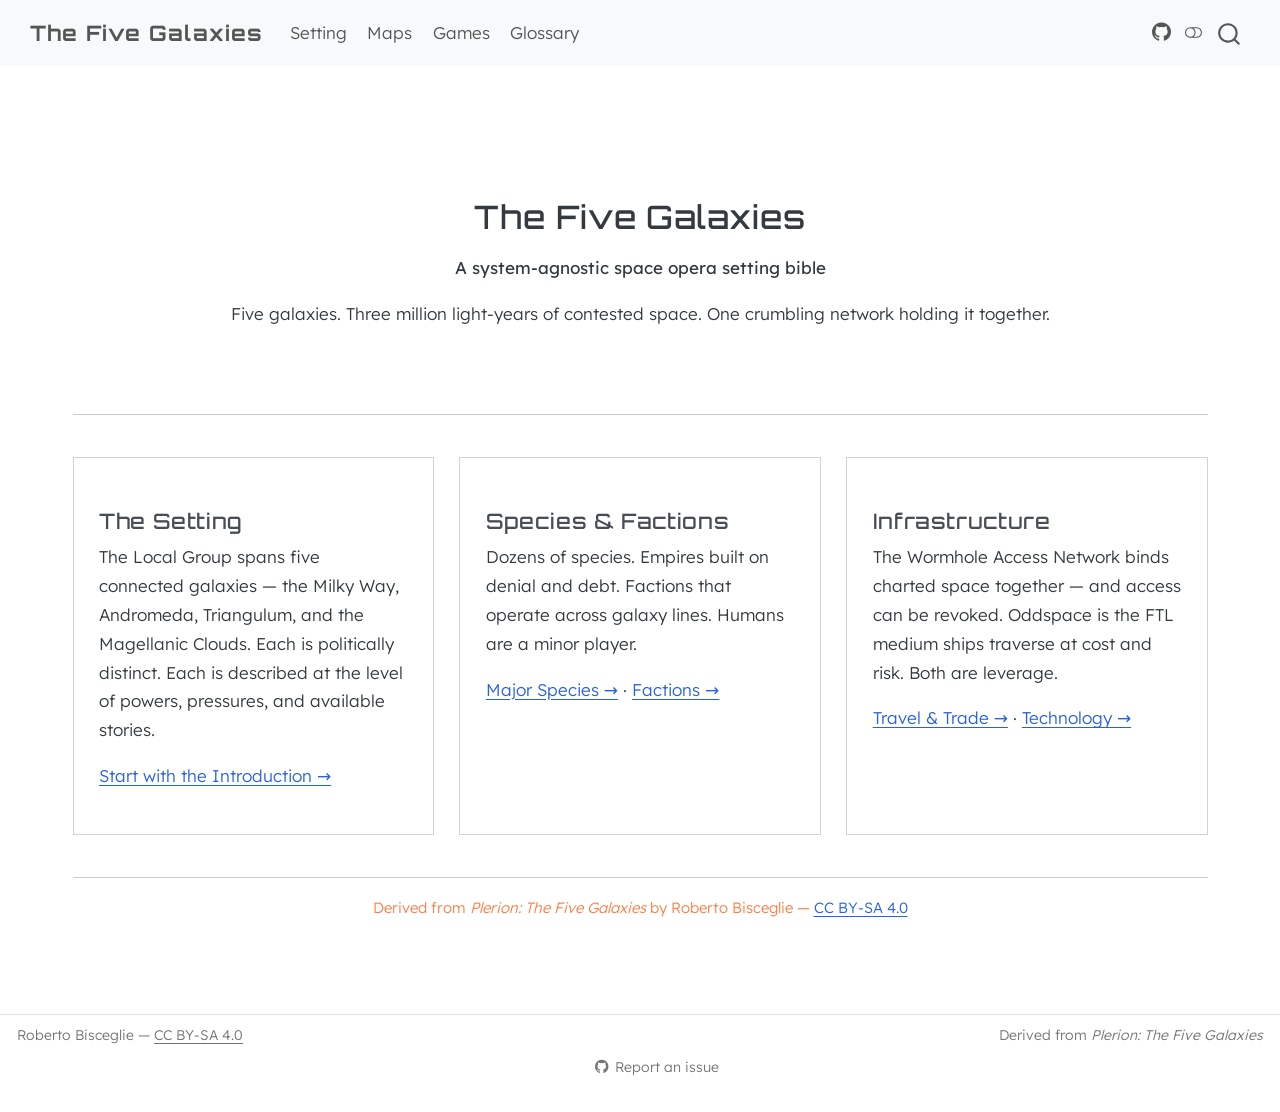
<file: index.html>
<!DOCTYPE html>
<html xmlns="http://www.w3.org/1999/xhtml" lang="en" xml:lang="en"><head>

<meta charset="utf-8">
<meta name="generator" content="quarto-1.8.26">

<meta name="viewport" content="width=device-width, initial-scale=1.0, user-scalable=yes">

<meta name="description" content="A system-agnostic space opera setting bible">

<title>The Five Galaxies</title>
<style>
code{white-space: pre-wrap;}
span.smallcaps{font-variant: small-caps;}
div.columns{display: flex; gap: min(4vw, 1.5em);}
div.column{flex: auto; overflow-x: auto;}
div.hanging-indent{margin-left: 1.5em; text-indent: -1.5em;}
ul.task-list{list-style: none;}
ul.task-list li input[type="checkbox"] {
  width: 0.8em;
  margin: 0 0.8em 0.2em -1em; /* quarto-specific, see https://github.com/quarto-dev/quarto-cli/issues/4556 */ 
  vertical-align: middle;
}
</style>


<script src="site_libs/quarto-nav/quarto-nav.js"></script>
<script src="site_libs/quarto-nav/headroom.min.js"></script>
<script src="site_libs/clipboard/clipboard.min.js"></script>
<script src="site_libs/quarto-search/autocomplete.umd.js"></script>
<script src="site_libs/quarto-search/fuse.min.js"></script>
<script src="site_libs/quarto-search/quarto-search.js"></script>
<meta name="quarto:offset" content="./">
<script src="site_libs/quarto-html/quarto.js" type="module"></script>
<script src="site_libs/quarto-html/tabsets/tabsets.js" type="module"></script>
<script src="site_libs/quarto-html/axe/axe-check.js" type="module"></script>
<script src="site_libs/quarto-html/popper.min.js"></script>
<script src="site_libs/quarto-html/tippy.umd.min.js"></script>
<script src="site_libs/quarto-html/anchor.min.js"></script>
<link href="site_libs/quarto-html/tippy.css" rel="stylesheet">
<link href="site_libs/quarto-html/quarto-syntax-highlighting-587c61ba64f3a5504c4d52d930310e48.css" rel="stylesheet" class="quarto-color-scheme" id="quarto-text-highlighting-styles">
<link href="site_libs/quarto-html/quarto-syntax-highlighting-dark-b758ccaa5987ceb1b75504551e579abf.css" rel="stylesheet" class="quarto-color-scheme quarto-color-alternate" id="quarto-text-highlighting-styles">
<link href="site_libs/quarto-html/quarto-syntax-highlighting-587c61ba64f3a5504c4d52d930310e48.css" rel="stylesheet" class="quarto-color-scheme-extra" id="quarto-text-highlighting-styles">
<script src="site_libs/bootstrap/bootstrap.min.js"></script>
<link href="site_libs/bootstrap/bootstrap-icons.css" rel="stylesheet">
<link href="site_libs/bootstrap/bootstrap-1382f62d8978ce82f8d2d9927f48b3dc.min.css" rel="stylesheet" append-hash="true" class="quarto-color-scheme" id="quarto-bootstrap" data-mode="light">
<link href="site_libs/bootstrap/bootstrap-dark-770f93cf0d6bce23fd1869f728bdc28a.min.css" rel="stylesheet" append-hash="true" class="quarto-color-scheme quarto-color-alternate" id="quarto-bootstrap" data-mode="dark">
<link href="site_libs/bootstrap/bootstrap-1382f62d8978ce82f8d2d9927f48b3dc.min.css" rel="stylesheet" append-hash="true" class="quarto-color-scheme-extra" id="quarto-bootstrap" data-mode="light">
<script id="quarto-search-options" type="application/json">{
  "location": "navbar",
  "copy-button": false,
  "collapse-after": 3,
  "panel-placement": "end",
  "type": "overlay",
  "limit": 50,
  "keyboard-shortcut": [
    "f",
    "/",
    "s"
  ],
  "show-item-context": false,
  "language": {
    "search-no-results-text": "No results",
    "search-matching-documents-text": "matching documents",
    "search-copy-link-title": "Copy link to search",
    "search-hide-matches-text": "Hide additional matches",
    "search-more-match-text": "more match in this document",
    "search-more-matches-text": "more matches in this document",
    "search-clear-button-title": "Clear",
    "search-text-placeholder": "",
    "search-detached-cancel-button-title": "Cancel",
    "search-submit-button-title": "Submit",
    "search-label": "Search"
  }
}</script>
<link rel="preconnect" href="https://fonts.googleapis.com">

<link rel="preconnect" href="https://fonts.gstatic.com" crossorigin="">

<link href="https://fonts.googleapis.com/css2?family=Lexend:wght@300;400;500&amp;family=Orbitron:wght@400;500;700;900&amp;display=swap" rel="stylesheet">



</head>

<body class="nav-fixed quarto-light"><script id="quarto-html-before-body" type="application/javascript">
    const toggleBodyColorMode = (bsSheetEl) => {
      const mode = bsSheetEl.getAttribute("data-mode");
      const bodyEl = window.document.querySelector("body");
      if (mode === "dark") {
        bodyEl.classList.add("quarto-dark");
        bodyEl.classList.remove("quarto-light");
      } else {
        bodyEl.classList.add("quarto-light");
        bodyEl.classList.remove("quarto-dark");
      }
    }
    const toggleBodyColorPrimary = () => {
      const bsSheetEl = window.document.querySelector("link#quarto-bootstrap:not([rel=disabled-stylesheet])");
      if (bsSheetEl) {
        toggleBodyColorMode(bsSheetEl);
      }
    }
    const setColorSchemeToggle = (alternate) => {
      const toggles = window.document.querySelectorAll('.quarto-color-scheme-toggle');
      for (let i=0; i < toggles.length; i++) {
        const toggle = toggles[i];
        if (toggle) {
          if (alternate) {
            toggle.classList.add("alternate");
          } else {
            toggle.classList.remove("alternate");
          }
        }
      }
    };
    const toggleColorMode = (alternate) => {
      // Switch the stylesheets
      const primaryStylesheets = window.document.querySelectorAll('link.quarto-color-scheme:not(.quarto-color-alternate)');
      const alternateStylesheets = window.document.querySelectorAll('link.quarto-color-scheme.quarto-color-alternate');
      manageTransitions('#quarto-margin-sidebar .nav-link', false);
      if (alternate) {
        // note: dark is layered on light, we don't disable primary!
        enableStylesheet(alternateStylesheets);
        for (const sheetNode of alternateStylesheets) {
          if (sheetNode.id === "quarto-bootstrap") {
            toggleBodyColorMode(sheetNode);
          }
        }
      } else {
        disableStylesheet(alternateStylesheets);
        enableStylesheet(primaryStylesheets)
        toggleBodyColorPrimary();
      }
      manageTransitions('#quarto-margin-sidebar .nav-link', true);
      // Switch the toggles
      setColorSchemeToggle(alternate)
      // Hack to workaround the fact that safari doesn't
      // properly recolor the scrollbar when toggling (#1455)
      if (navigator.userAgent.indexOf('Safari') > 0 && navigator.userAgent.indexOf('Chrome') == -1) {
        manageTransitions("body", false);
        window.scrollTo(0, 1);
        setTimeout(() => {
          window.scrollTo(0, 0);
          manageTransitions("body", true);
        }, 40);
      }
    }
    const disableStylesheet = (stylesheets) => {
      for (let i=0; i < stylesheets.length; i++) {
        const stylesheet = stylesheets[i];
        stylesheet.rel = 'disabled-stylesheet';
      }
    }
    const enableStylesheet = (stylesheets) => {
      for (let i=0; i < stylesheets.length; i++) {
        const stylesheet = stylesheets[i];
        if(stylesheet.rel !== 'stylesheet') { // for Chrome, which will still FOUC without this check
          stylesheet.rel = 'stylesheet';
        }
      }
    }
    const manageTransitions = (selector, allowTransitions) => {
      const els = window.document.querySelectorAll(selector);
      for (let i=0; i < els.length; i++) {
        const el = els[i];
        if (allowTransitions) {
          el.classList.remove('notransition');
        } else {
          el.classList.add('notransition');
        }
      }
    }
    const isFileUrl = () => {
      return window.location.protocol === 'file:';
    }
    const hasAlternateSentinel = () => {
      let styleSentinel = getColorSchemeSentinel();
      if (styleSentinel !== null) {
        return styleSentinel === "alternate";
      } else {
        return false;
      }
    }
    const setStyleSentinel = (alternate) => {
      const value = alternate ? "alternate" : "default";
      if (!isFileUrl()) {
        window.localStorage.setItem("quarto-color-scheme", value);
      } else {
        localAlternateSentinel = value;
      }
    }
    const getColorSchemeSentinel = () => {
      if (!isFileUrl()) {
        const storageValue = window.localStorage.getItem("quarto-color-scheme");
        return storageValue != null ? storageValue : localAlternateSentinel;
      } else {
        return localAlternateSentinel;
      }
    }
    const toggleGiscusIfUsed = (isAlternate, darkModeDefault) => {
      const baseTheme = document.querySelector('#giscus-base-theme')?.value ?? 'light';
      const alternateTheme = document.querySelector('#giscus-alt-theme')?.value ?? 'dark';
      let newTheme = '';
      if(authorPrefersDark) {
        newTheme = isAlternate ? baseTheme : alternateTheme;
      } else {
        newTheme = isAlternate ? alternateTheme : baseTheme;
      }
      const changeGiscusTheme = () => {
        // From: https://github.com/giscus/giscus/issues/336
        const sendMessage = (message) => {
          const iframe = document.querySelector('iframe.giscus-frame');
          if (!iframe) return;
          iframe.contentWindow.postMessage({ giscus: message }, 'https://giscus.app');
        }
        sendMessage({
          setConfig: {
            theme: newTheme
          }
        });
      }
      const isGiscussLoaded = window.document.querySelector('iframe.giscus-frame') !== null;
      if (isGiscussLoaded) {
        changeGiscusTheme();
      }
    };
    const authorPrefersDark = false;
    const darkModeDefault = authorPrefersDark;
      document.querySelector('link#quarto-text-highlighting-styles.quarto-color-scheme-extra').rel = 'disabled-stylesheet';
      document.querySelector('link#quarto-bootstrap.quarto-color-scheme-extra').rel = 'disabled-stylesheet';
    let localAlternateSentinel = darkModeDefault ? 'alternate' : 'default';
    // Dark / light mode switch
    window.quartoToggleColorScheme = () => {
      // Read the current dark / light value
      let toAlternate = !hasAlternateSentinel();
      toggleColorMode(toAlternate);
      setStyleSentinel(toAlternate);
      toggleGiscusIfUsed(toAlternate, darkModeDefault);
      window.dispatchEvent(new Event('resize'));
    };
    // Switch to dark mode if need be
    if (hasAlternateSentinel()) {
      toggleColorMode(true);
    } else {
      toggleColorMode(false);
    }
  </script>

<div id="quarto-search-results"></div>
  <header id="quarto-header" class="headroom fixed-top">
    <nav class="navbar navbar-expand-lg " data-bs-theme="dark">
      <div class="navbar-container container-fluid">
      <div class="navbar-brand-container mx-auto">
    <a class="navbar-brand" href="./index.html">
    <span class="navbar-title">The Five Galaxies</span>
    </a>
  </div>
            <div id="quarto-search" class="" title="Search"></div>
          <button class="navbar-toggler" type="button" data-bs-toggle="collapse" data-bs-target="#navbarCollapse" aria-controls="navbarCollapse" role="menu" aria-expanded="false" aria-label="Toggle navigation" onclick="if (window.quartoToggleHeadroom) { window.quartoToggleHeadroom(); }">
  <span class="navbar-toggler-icon"></span>
</button>
          <div class="collapse navbar-collapse" id="navbarCollapse">
            <ul class="navbar-nav navbar-nav-scroll me-auto">
  <li class="nav-item">
    <a class="nav-link" href="./setting/the_five_galaxies.html"> 
<span class="menu-text">Setting</span></a>
  </li>  
  <li class="nav-item">
    <a class="nav-link" href="./maps.html"> 
<span class="menu-text">Maps</span></a>
  </li>  
  <li class="nav-item">
    <a class="nav-link" href="./74xx_oddspace.html"> 
<span class="menu-text">Games</span></a>
  </li>  
  <li class="nav-item">
    <a class="nav-link" href="./setting/GLOSSARY.html"> 
<span class="menu-text">Glossary</span></a>
  </li>  
</ul>
            <ul class="navbar-nav navbar-nav-scroll ms-auto">
  <li class="nav-item compact">
    <a class="nav-link" href="https://github.com/zeruhur/the_five_galaxies"> <i class="bi bi-github" role="img">
</i> 
<span class="menu-text"></span></a>
  </li>  
</ul>
          </div> <!-- /navcollapse -->
            <div class="quarto-navbar-tools">
  <a href="" class="quarto-color-scheme-toggle quarto-navigation-tool  px-1" onclick="window.quartoToggleColorScheme(); return false;" title="Toggle dark mode"><i class="bi"></i></a>
</div>
      </div> <!-- /container-fluid -->
    </nav>
</header>
<!-- content -->
<div id="quarto-content" class="quarto-container page-columns page-rows-contents page-layout-full page-navbar">
<!-- sidebar -->
<!-- margin-sidebar -->
    
<!-- main -->
<main class="content column-page" id="quarto-document-content"><header id="title-block-header" class="quarto-title-block"></header>





<section id="the-five-galaxies" class="level1 text-center py-5">
<h1>The Five Galaxies</h1>
<p><strong>A system-agnostic space opera setting bible</strong></p>
<p>Five galaxies. Three million light-years of contested space. One crumbling network holding it together.</p>
</section>
<hr>
<div class="grid gap-4 py-4">
<div class="g-col-12 g-col-md-4">
<section id="the-setting" class="level4 card p-4 h-100">
<h4 class="anchored" data-anchor-id="the-setting">The Setting</h4>
<p>The Local Group spans five connected galaxies — the Milky Way, Andromeda, Triangulum, and the Magellanic Clouds. Each is politically distinct. Each is described at the level of powers, pressures, and available stories.</p>
<p><a href="setting/the_five_galaxies.html">Start with the Introduction →</a></p>
</section>
</div>
<div class="g-col-12 g-col-md-4">
<section id="species-factions" class="level4 card p-4 h-100">
<h4 class="anchored" data-anchor-id="species-factions">Species &amp; Factions</h4>
<p>Dozens of species. Empires built on denial and debt. Factions that operate across galaxy lines. Humans are a minor player.</p>
<p><a href="setting/the_five_galaxies.html#major-species">Major Species →</a> · <a href="setting/the_five_galaxies.html#major-factions">Factions →</a></p>
</section>
</div>
<div class="g-col-12 g-col-md-4">
<section id="infrastructure" class="level4 card p-4 h-100">
<h4 class="anchored" data-anchor-id="infrastructure">Infrastructure</h4>
<p>The Wormhole Access Network binds charted space together — and access can be revoked. Oddspace is the FTL medium ships traverse at cost and risk. Both are leverage.</p>
<p><a href="setting/the_five_galaxies.html#travel-and-trade">Travel &amp; Trade →</a> · <a href="setting/the_five_galaxies.html#technology-and-resources">Technology →</a></p>
</section>
</div>
</div>
<hr>
<div class="text-muted small text-center">
<p>Derived from <em>Plerion: The Five Galaxies</em> by Roberto Bisceglie — <a href="https://creativecommons.org/licenses/by-sa/4.0/">CC BY-SA 4.0</a></p>
</div>



</main> <!-- /main -->
<script id="quarto-html-after-body" type="application/javascript">
  window.document.addEventListener("DOMContentLoaded", function (event) {
    // Ensure there is a toggle, if there isn't float one in the top right
    if (window.document.querySelector('.quarto-color-scheme-toggle') === null) {
      const a = window.document.createElement('a');
      a.classList.add('top-right');
      a.classList.add('quarto-color-scheme-toggle');
      a.href = "";
      a.onclick = function() { try { window.quartoToggleColorScheme(); } catch {} return false; };
      const i = window.document.createElement("i");
      i.classList.add('bi');
      a.appendChild(i);
      window.document.body.appendChild(a);
    }
    setColorSchemeToggle(hasAlternateSentinel())
    const icon = "";
    const anchorJS = new window.AnchorJS();
    anchorJS.options = {
      placement: 'right',
      icon: icon
    };
    anchorJS.add('.anchored');
    const isCodeAnnotation = (el) => {
      for (const clz of el.classList) {
        if (clz.startsWith('code-annotation-')) {                     
          return true;
        }
      }
      return false;
    }
    const onCopySuccess = function(e) {
      // button target
      const button = e.trigger;
      // don't keep focus
      button.blur();
      // flash "checked"
      button.classList.add('code-copy-button-checked');
      var currentTitle = button.getAttribute("title");
      button.setAttribute("title", "Copied!");
      let tooltip;
      if (window.bootstrap) {
        button.setAttribute("data-bs-toggle", "tooltip");
        button.setAttribute("data-bs-placement", "left");
        button.setAttribute("data-bs-title", "Copied!");
        tooltip = new bootstrap.Tooltip(button, 
          { trigger: "manual", 
            customClass: "code-copy-button-tooltip",
            offset: [0, -8]});
        tooltip.show();    
      }
      setTimeout(function() {
        if (tooltip) {
          tooltip.hide();
          button.removeAttribute("data-bs-title");
          button.removeAttribute("data-bs-toggle");
          button.removeAttribute("data-bs-placement");
        }
        button.setAttribute("title", currentTitle);
        button.classList.remove('code-copy-button-checked');
      }, 1000);
      // clear code selection
      e.clearSelection();
    }
    const getTextToCopy = function(trigger) {
      const outerScaffold = trigger.parentElement.cloneNode(true);
      const codeEl = outerScaffold.querySelector('code');
      for (const childEl of codeEl.children) {
        if (isCodeAnnotation(childEl)) {
          childEl.remove();
        }
      }
      return codeEl.innerText;
    }
    const clipboard = new window.ClipboardJS('.code-copy-button:not([data-in-quarto-modal])', {
      text: getTextToCopy
    });
    clipboard.on('success', onCopySuccess);
    if (window.document.getElementById('quarto-embedded-source-code-modal')) {
      const clipboardModal = new window.ClipboardJS('.code-copy-button[data-in-quarto-modal]', {
        text: getTextToCopy,
        container: window.document.getElementById('quarto-embedded-source-code-modal')
      });
      clipboardModal.on('success', onCopySuccess);
    }
      var localhostRegex = new RegExp(/^(?:http|https):\/\/localhost\:?[0-9]*\//);
      var mailtoRegex = new RegExp(/^mailto:/);
        var filterRegex = new RegExp("https:\/\/zeruhur\.icu\/the_five_galaxies\/");
      var isInternal = (href) => {
          return filterRegex.test(href) || localhostRegex.test(href) || mailtoRegex.test(href);
      }
      // Inspect non-navigation links and adorn them if external
     var links = window.document.querySelectorAll('a[href]:not(.nav-link):not(.navbar-brand):not(.toc-action):not(.sidebar-link):not(.sidebar-item-toggle):not(.pagination-link):not(.no-external):not([aria-hidden]):not(.dropdown-item):not(.quarto-navigation-tool):not(.about-link)');
      for (var i=0; i<links.length; i++) {
        const link = links[i];
        if (!isInternal(link.href)) {
          // undo the damage that might have been done by quarto-nav.js in the case of
          // links that we want to consider external
          if (link.dataset.originalHref !== undefined) {
            link.href = link.dataset.originalHref;
          }
        }
      }
    function tippyHover(el, contentFn, onTriggerFn, onUntriggerFn) {
      const config = {
        allowHTML: true,
        maxWidth: 500,
        delay: 100,
        arrow: false,
        appendTo: function(el) {
            return el.parentElement;
        },
        interactive: true,
        interactiveBorder: 10,
        theme: 'quarto',
        placement: 'bottom-start',
      };
      if (contentFn) {
        config.content = contentFn;
      }
      if (onTriggerFn) {
        config.onTrigger = onTriggerFn;
      }
      if (onUntriggerFn) {
        config.onUntrigger = onUntriggerFn;
      }
      window.tippy(el, config); 
    }
    const noterefs = window.document.querySelectorAll('a[role="doc-noteref"]');
    for (var i=0; i<noterefs.length; i++) {
      const ref = noterefs[i];
      tippyHover(ref, function() {
        // use id or data attribute instead here
        let href = ref.getAttribute('data-footnote-href') || ref.getAttribute('href');
        try { href = new URL(href).hash; } catch {}
        const id = href.replace(/^#\/?/, "");
        const note = window.document.getElementById(id);
        if (note) {
          return note.innerHTML;
        } else {
          return "";
        }
      });
    }
    const xrefs = window.document.querySelectorAll('a.quarto-xref');
    const processXRef = (id, note) => {
      // Strip column container classes
      const stripColumnClz = (el) => {
        el.classList.remove("page-full", "page-columns");
        if (el.children) {
          for (const child of el.children) {
            stripColumnClz(child);
          }
        }
      }
      stripColumnClz(note)
      if (id === null || id.startsWith('sec-')) {
        // Special case sections, only their first couple elements
        const container = document.createElement("div");
        if (note.children && note.children.length > 2) {
          container.appendChild(note.children[0].cloneNode(true));
          for (let i = 1; i < note.children.length; i++) {
            const child = note.children[i];
            if (child.tagName === "P" && child.innerText === "") {
              continue;
            } else {
              container.appendChild(child.cloneNode(true));
              break;
            }
          }
          if (window.Quarto?.typesetMath) {
            window.Quarto.typesetMath(container);
          }
          return container.innerHTML
        } else {
          if (window.Quarto?.typesetMath) {
            window.Quarto.typesetMath(note);
          }
          return note.innerHTML;
        }
      } else {
        // Remove any anchor links if they are present
        const anchorLink = note.querySelector('a.anchorjs-link');
        if (anchorLink) {
          anchorLink.remove();
        }
        if (window.Quarto?.typesetMath) {
          window.Quarto.typesetMath(note);
        }
        if (note.classList.contains("callout")) {
          return note.outerHTML;
        } else {
          return note.innerHTML;
        }
      }
    }
    for (var i=0; i<xrefs.length; i++) {
      const xref = xrefs[i];
      tippyHover(xref, undefined, function(instance) {
        instance.disable();
        let url = xref.getAttribute('href');
        let hash = undefined; 
        if (url.startsWith('#')) {
          hash = url;
        } else {
          try { hash = new URL(url).hash; } catch {}
        }
        if (hash) {
          const id = hash.replace(/^#\/?/, "");
          const note = window.document.getElementById(id);
          if (note !== null) {
            try {
              const html = processXRef(id, note.cloneNode(true));
              instance.setContent(html);
            } finally {
              instance.enable();
              instance.show();
            }
          } else {
            // See if we can fetch this
            fetch(url.split('#')[0])
            .then(res => res.text())
            .then(html => {
              const parser = new DOMParser();
              const htmlDoc = parser.parseFromString(html, "text/html");
              const note = htmlDoc.getElementById(id);
              if (note !== null) {
                const html = processXRef(id, note);
                instance.setContent(html);
              } 
            }).finally(() => {
              instance.enable();
              instance.show();
            });
          }
        } else {
          // See if we can fetch a full url (with no hash to target)
          // This is a special case and we should probably do some content thinning / targeting
          fetch(url)
          .then(res => res.text())
          .then(html => {
            const parser = new DOMParser();
            const htmlDoc = parser.parseFromString(html, "text/html");
            const note = htmlDoc.querySelector('main.content');
            if (note !== null) {
              // This should only happen for chapter cross references
              // (since there is no id in the URL)
              // remove the first header
              if (note.children.length > 0 && note.children[0].tagName === "HEADER") {
                note.children[0].remove();
              }
              const html = processXRef(null, note);
              instance.setContent(html);
            } 
          }).finally(() => {
            instance.enable();
            instance.show();
          });
        }
      }, function(instance) {
      });
    }
        let selectedAnnoteEl;
        const selectorForAnnotation = ( cell, annotation) => {
          let cellAttr = 'data-code-cell="' + cell + '"';
          let lineAttr = 'data-code-annotation="' +  annotation + '"';
          const selector = 'span[' + cellAttr + '][' + lineAttr + ']';
          return selector;
        }
        const selectCodeLines = (annoteEl) => {
          const doc = window.document;
          const targetCell = annoteEl.getAttribute("data-target-cell");
          const targetAnnotation = annoteEl.getAttribute("data-target-annotation");
          const annoteSpan = window.document.querySelector(selectorForAnnotation(targetCell, targetAnnotation));
          const lines = annoteSpan.getAttribute("data-code-lines").split(",");
          const lineIds = lines.map((line) => {
            return targetCell + "-" + line;
          })
          let top = null;
          let height = null;
          let parent = null;
          if (lineIds.length > 0) {
              //compute the position of the single el (top and bottom and make a div)
              const el = window.document.getElementById(lineIds[0]);
              top = el.offsetTop;
              height = el.offsetHeight;
              parent = el.parentElement.parentElement;
            if (lineIds.length > 1) {
              const lastEl = window.document.getElementById(lineIds[lineIds.length - 1]);
              const bottom = lastEl.offsetTop + lastEl.offsetHeight;
              height = bottom - top;
            }
            if (top !== null && height !== null && parent !== null) {
              // cook up a div (if necessary) and position it 
              let div = window.document.getElementById("code-annotation-line-highlight");
              if (div === null) {
                div = window.document.createElement("div");
                div.setAttribute("id", "code-annotation-line-highlight");
                div.style.position = 'absolute';
                parent.appendChild(div);
              }
              div.style.top = top - 2 + "px";
              div.style.height = height + 4 + "px";
              div.style.left = 0;
              let gutterDiv = window.document.getElementById("code-annotation-line-highlight-gutter");
              if (gutterDiv === null) {
                gutterDiv = window.document.createElement("div");
                gutterDiv.setAttribute("id", "code-annotation-line-highlight-gutter");
                gutterDiv.style.position = 'absolute';
                const codeCell = window.document.getElementById(targetCell);
                const gutter = codeCell.querySelector('.code-annotation-gutter');
                gutter.appendChild(gutterDiv);
              }
              gutterDiv.style.top = top - 2 + "px";
              gutterDiv.style.height = height + 4 + "px";
            }
            selectedAnnoteEl = annoteEl;
          }
        };
        const unselectCodeLines = () => {
          const elementsIds = ["code-annotation-line-highlight", "code-annotation-line-highlight-gutter"];
          elementsIds.forEach((elId) => {
            const div = window.document.getElementById(elId);
            if (div) {
              div.remove();
            }
          });
          selectedAnnoteEl = undefined;
        };
          // Handle positioning of the toggle
      window.addEventListener(
        "resize",
        throttle(() => {
          elRect = undefined;
          if (selectedAnnoteEl) {
            selectCodeLines(selectedAnnoteEl);
          }
        }, 10)
      );
      function throttle(fn, ms) {
      let throttle = false;
      let timer;
        return (...args) => {
          if(!throttle) { // first call gets through
              fn.apply(this, args);
              throttle = true;
          } else { // all the others get throttled
              if(timer) clearTimeout(timer); // cancel #2
              timer = setTimeout(() => {
                fn.apply(this, args);
                timer = throttle = false;
              }, ms);
          }
        };
      }
        // Attach click handler to the DT
        const annoteDls = window.document.querySelectorAll('dt[data-target-cell]');
        for (const annoteDlNode of annoteDls) {
          annoteDlNode.addEventListener('click', (event) => {
            const clickedEl = event.target;
            if (clickedEl !== selectedAnnoteEl) {
              unselectCodeLines();
              const activeEl = window.document.querySelector('dt[data-target-cell].code-annotation-active');
              if (activeEl) {
                activeEl.classList.remove('code-annotation-active');
              }
              selectCodeLines(clickedEl);
              clickedEl.classList.add('code-annotation-active');
            } else {
              // Unselect the line
              unselectCodeLines();
              clickedEl.classList.remove('code-annotation-active');
            }
          });
        }
    const findCites = (el) => {
      const parentEl = el.parentElement;
      if (parentEl) {
        const cites = parentEl.dataset.cites;
        if (cites) {
          return {
            el,
            cites: cites.split(' ')
          };
        } else {
          return findCites(el.parentElement)
        }
      } else {
        return undefined;
      }
    };
    var bibliorefs = window.document.querySelectorAll('a[role="doc-biblioref"]');
    for (var i=0; i<bibliorefs.length; i++) {
      const ref = bibliorefs[i];
      const citeInfo = findCites(ref);
      if (citeInfo) {
        tippyHover(citeInfo.el, function() {
          var popup = window.document.createElement('div');
          citeInfo.cites.forEach(function(cite) {
            var citeDiv = window.document.createElement('div');
            citeDiv.classList.add('hanging-indent');
            citeDiv.classList.add('csl-entry');
            var biblioDiv = window.document.getElementById('ref-' + cite);
            if (biblioDiv) {
              citeDiv.innerHTML = biblioDiv.innerHTML;
            }
            popup.appendChild(citeDiv);
          });
          return popup.innerHTML;
        });
      }
    }
  });
  </script>
</div> <!-- /content -->
<footer class="footer">
  <div class="nav-footer">
    <div class="nav-footer-left">
<p>Roberto Bisceglie — <a href="https://creativecommons.org/licenses/by-sa/4.0/">CC BY-SA 4.0</a></p>
</div>   
    <div class="nav-footer-center">
      &nbsp;
    <div class="toc-actions"><ul><li><a href="https://github.com/zeruhur/the_five_galaxies/issues/new" class="toc-action"><i class="bi bi-github"></i>Report an issue</a></li></ul></div></div>
    <div class="nav-footer-right">
<p>Derived from <em>Plerion: The Five Galaxies</em></p>
</div>
  </div>
</footer>




</body></html>
</file>
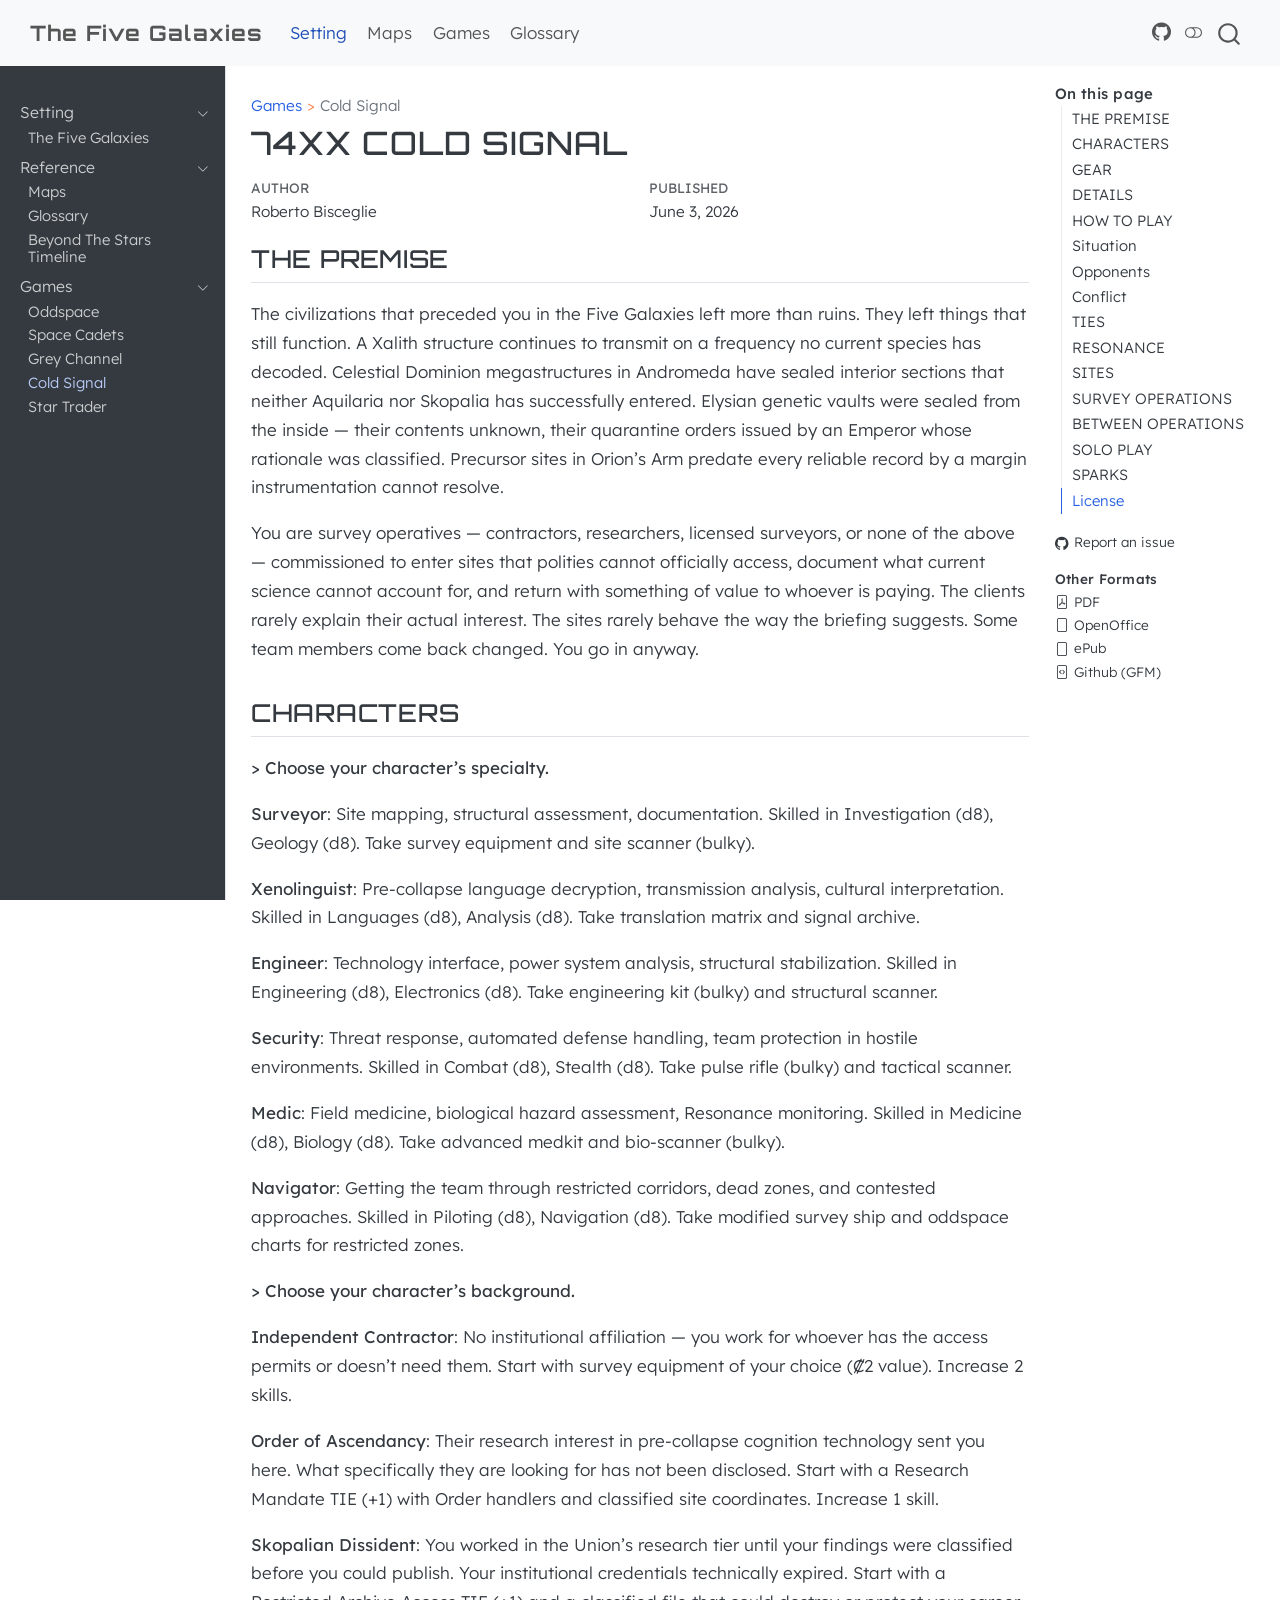
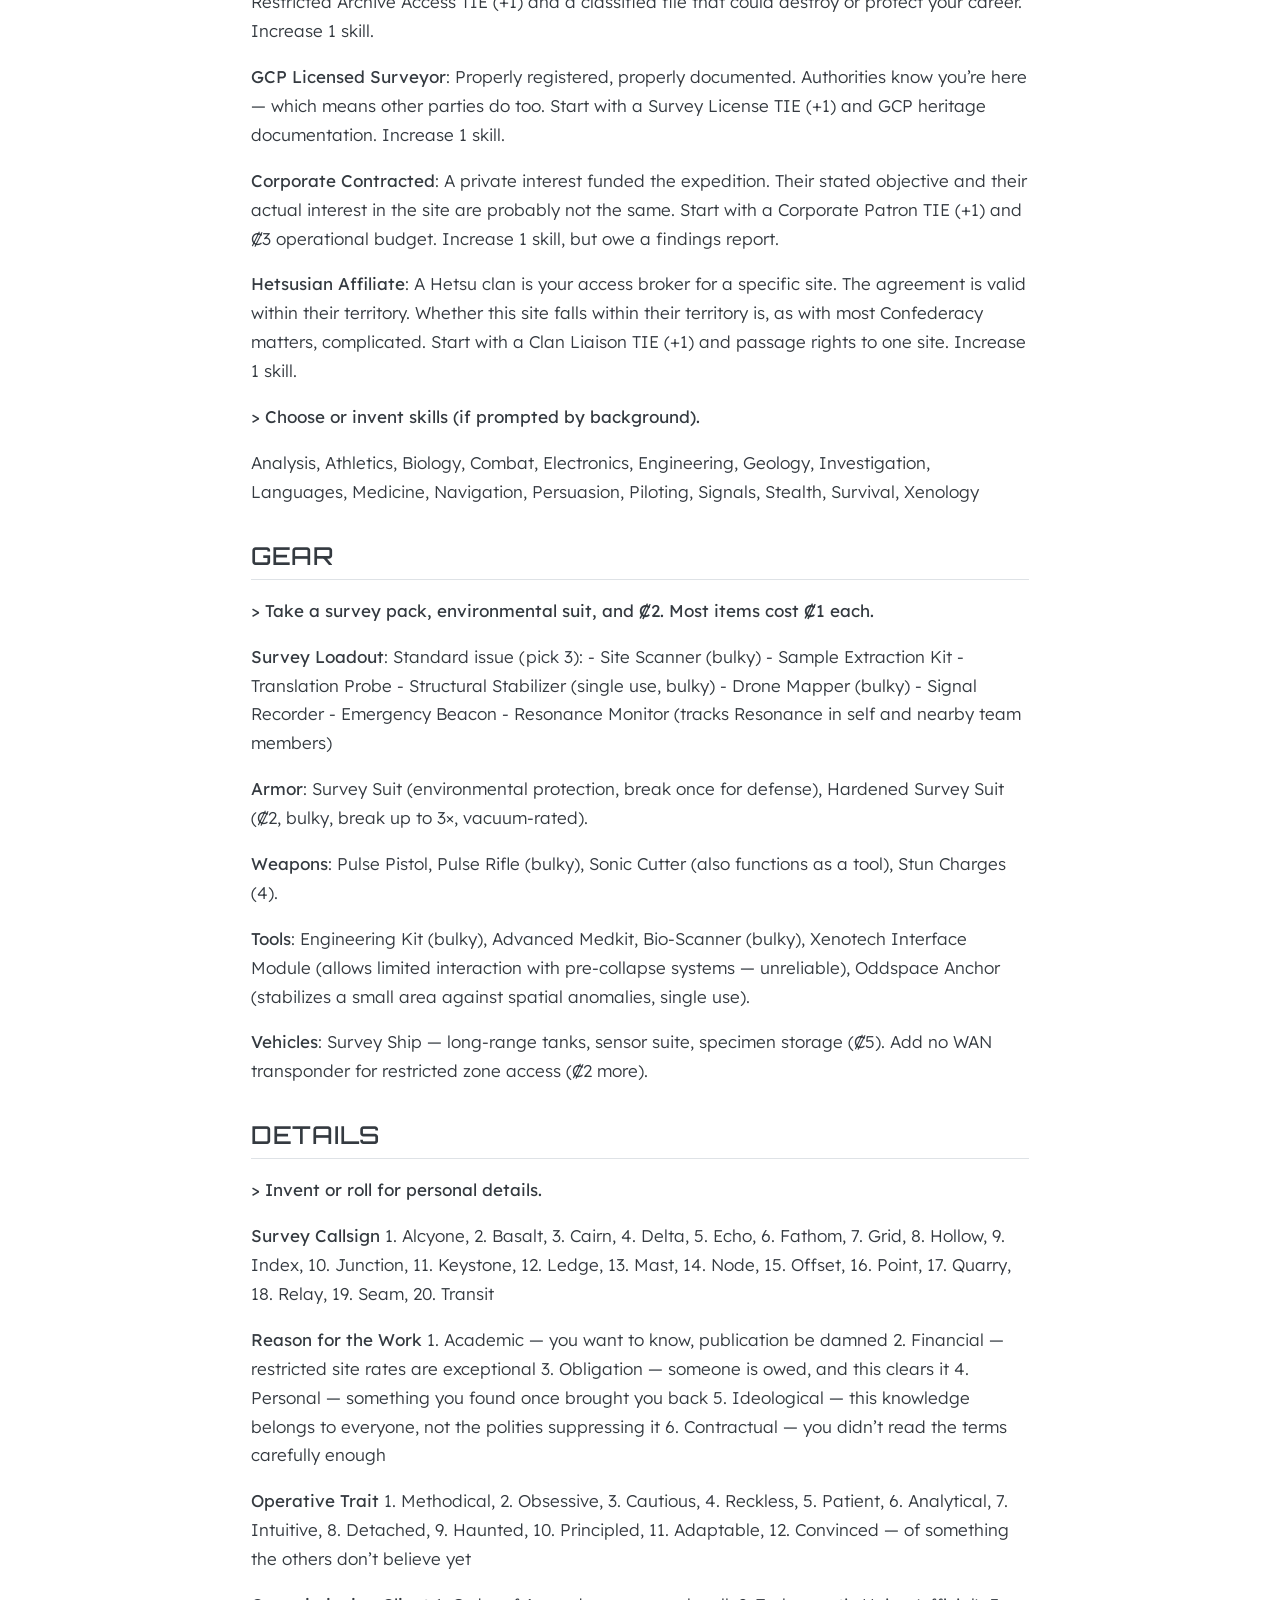
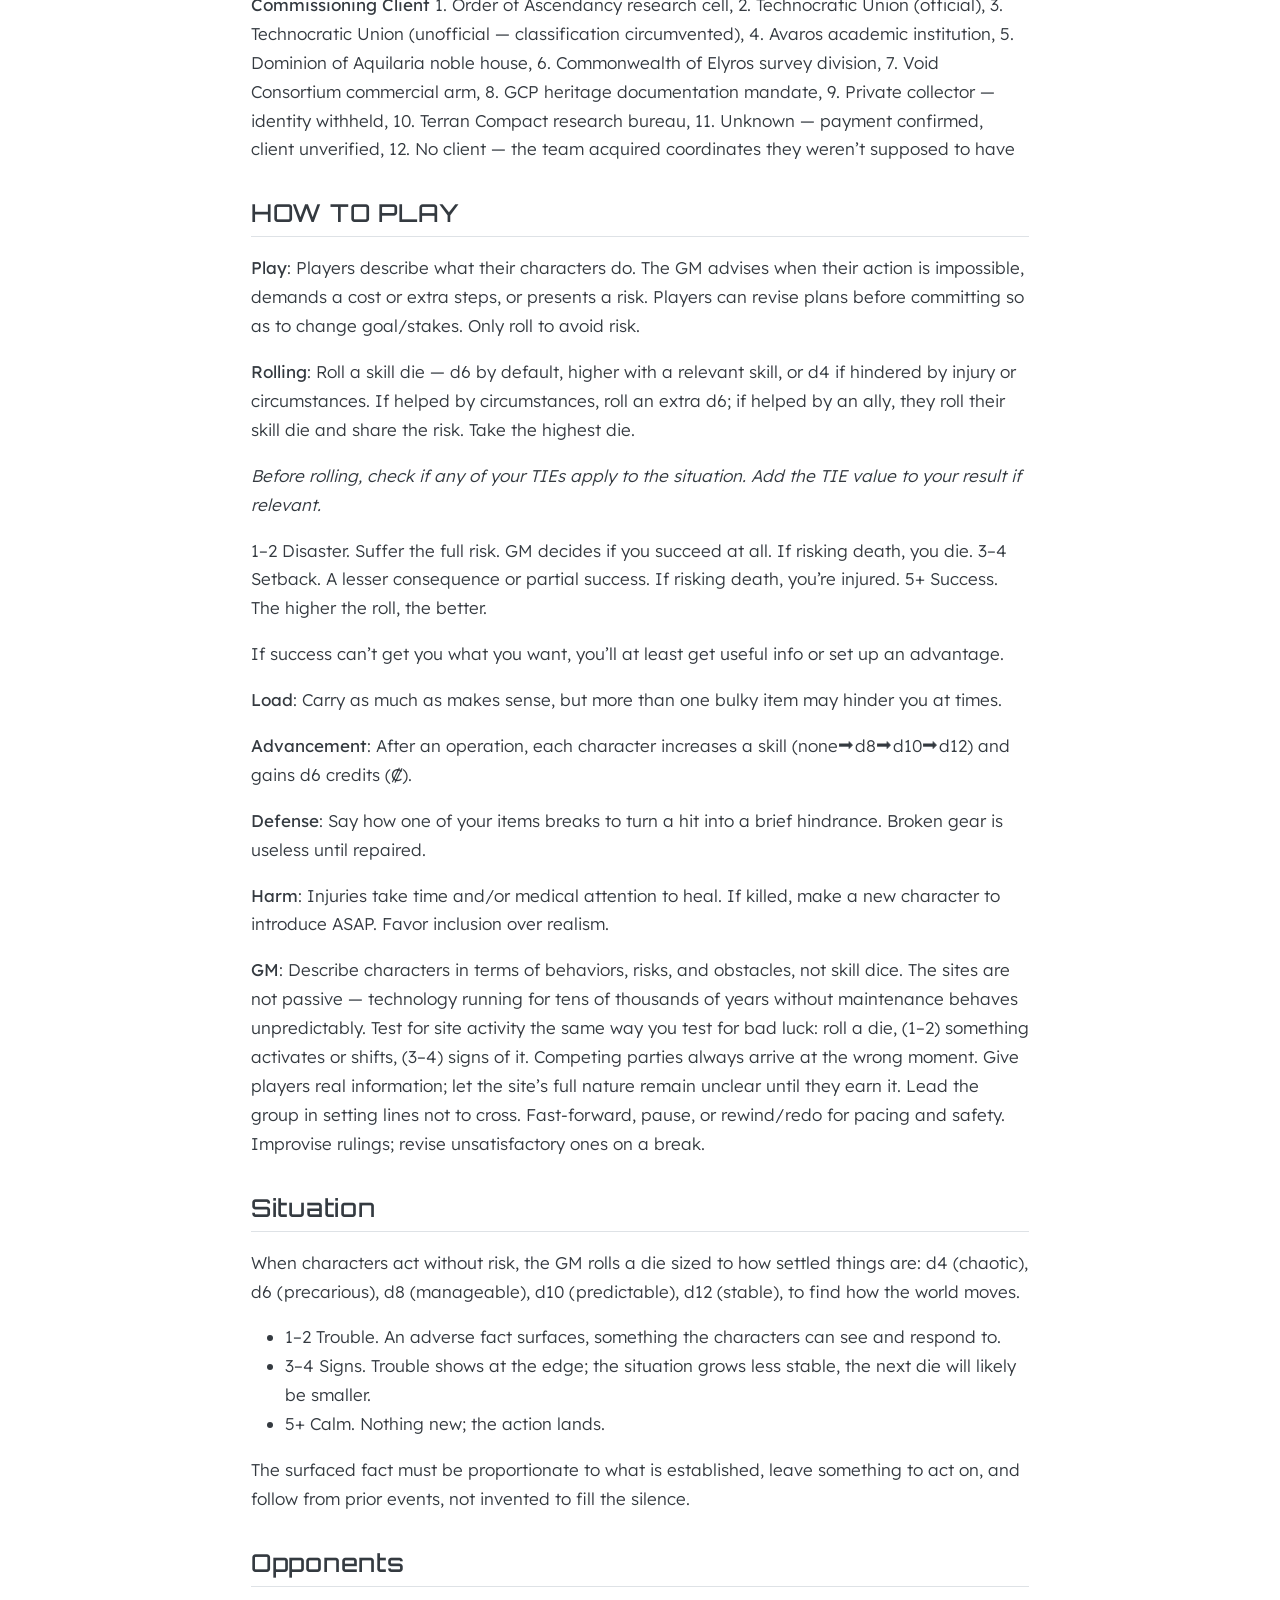
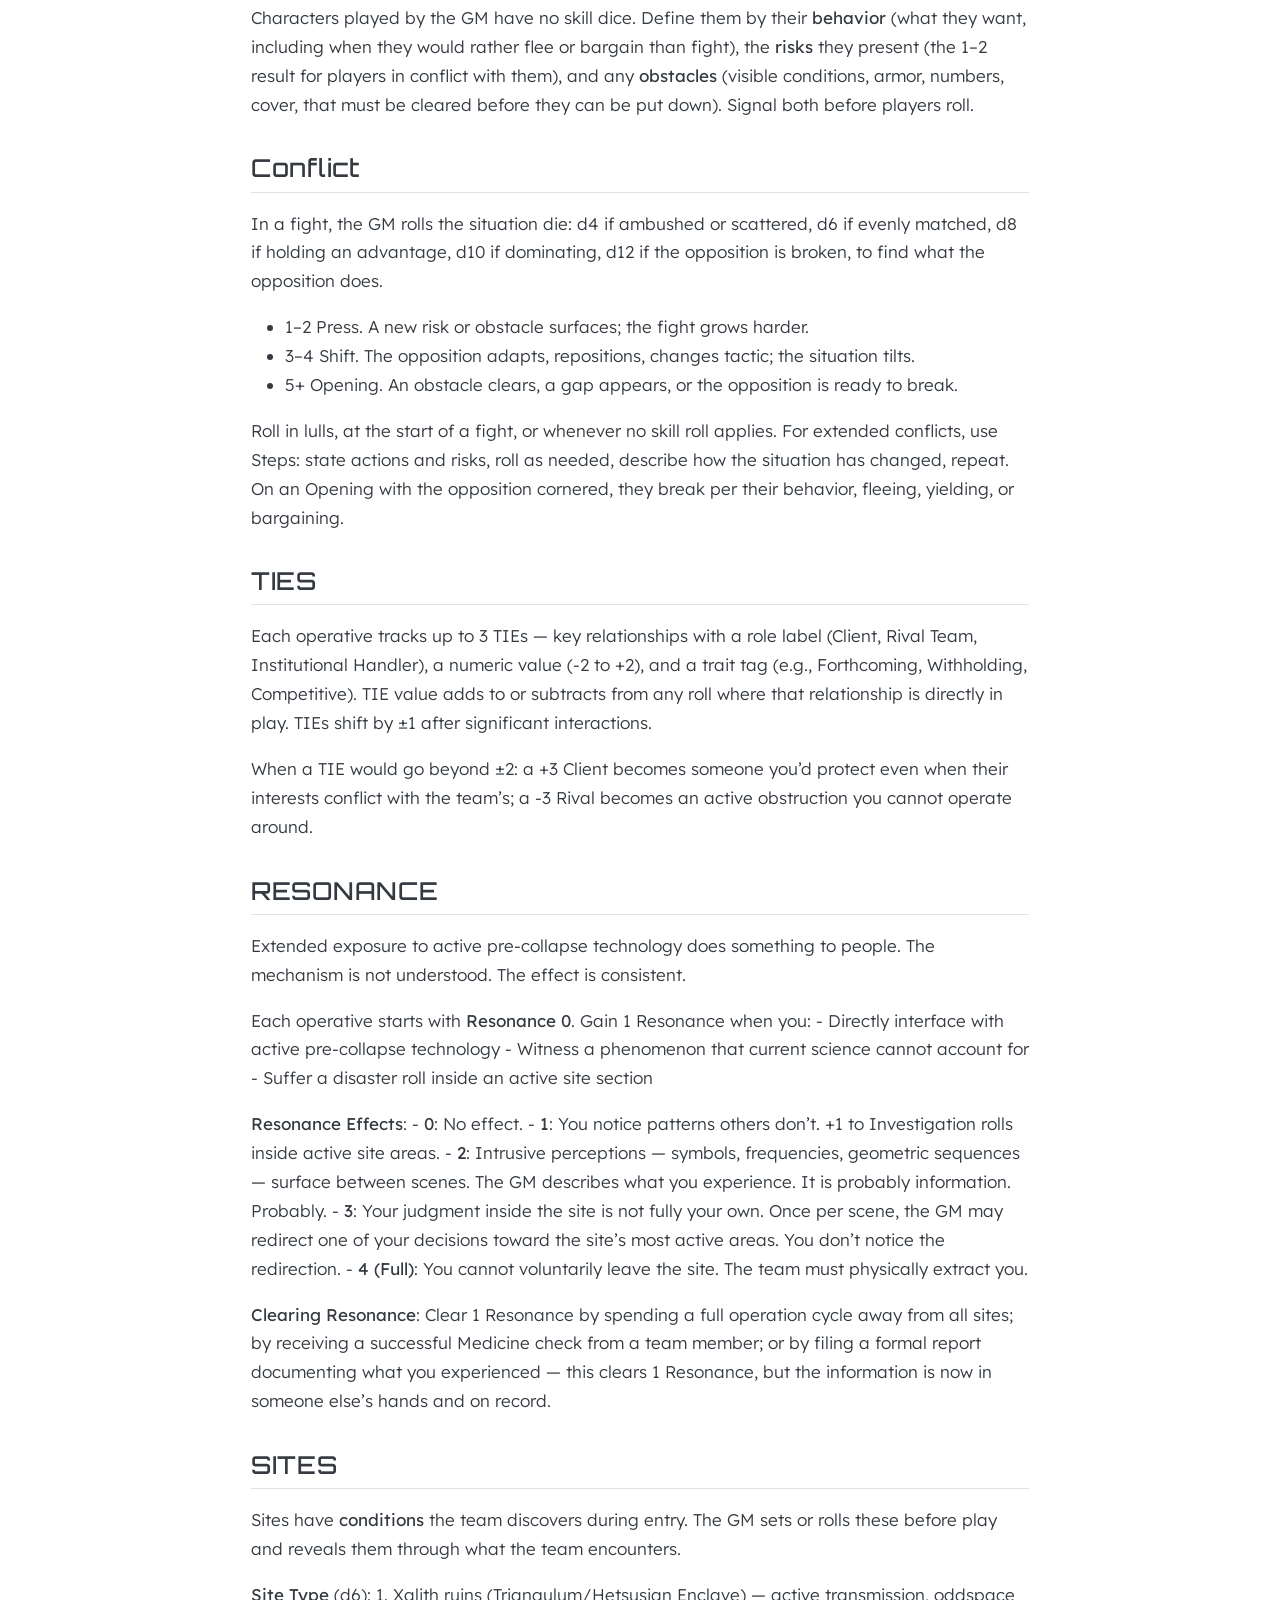
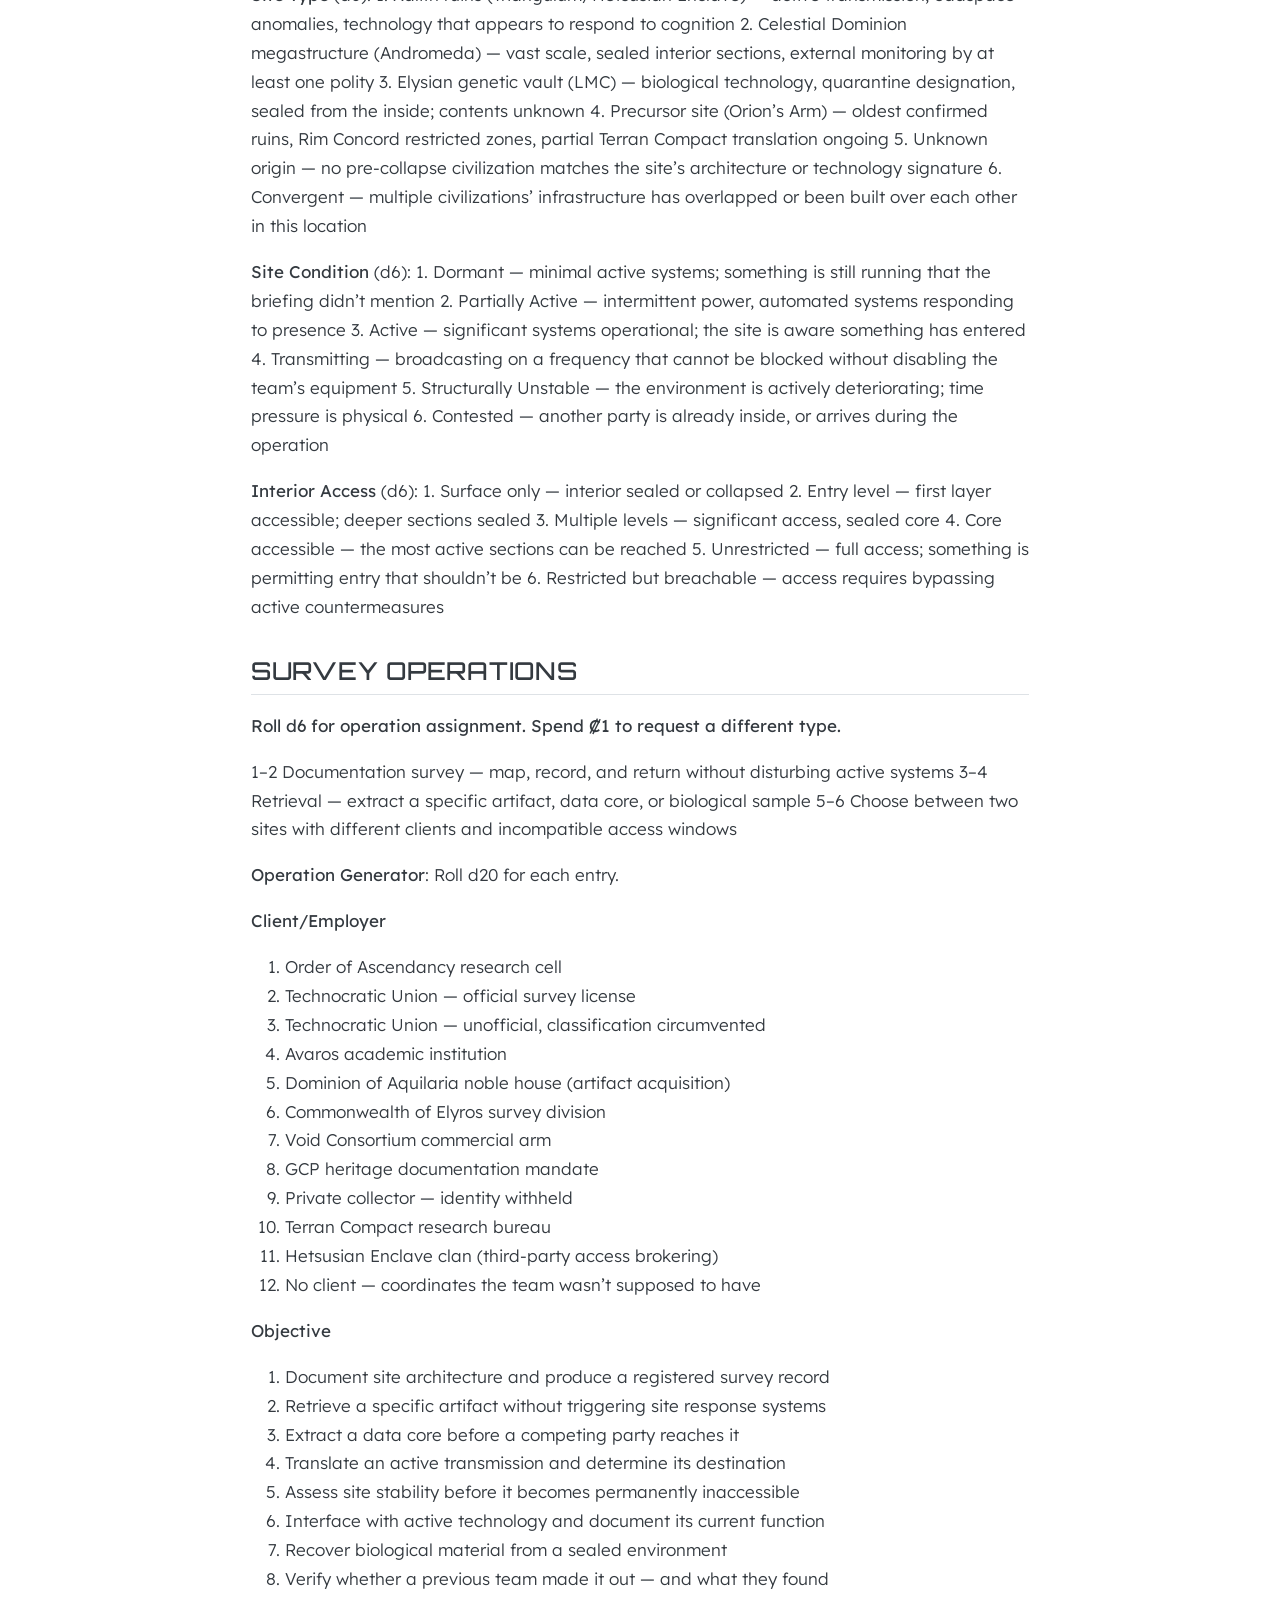
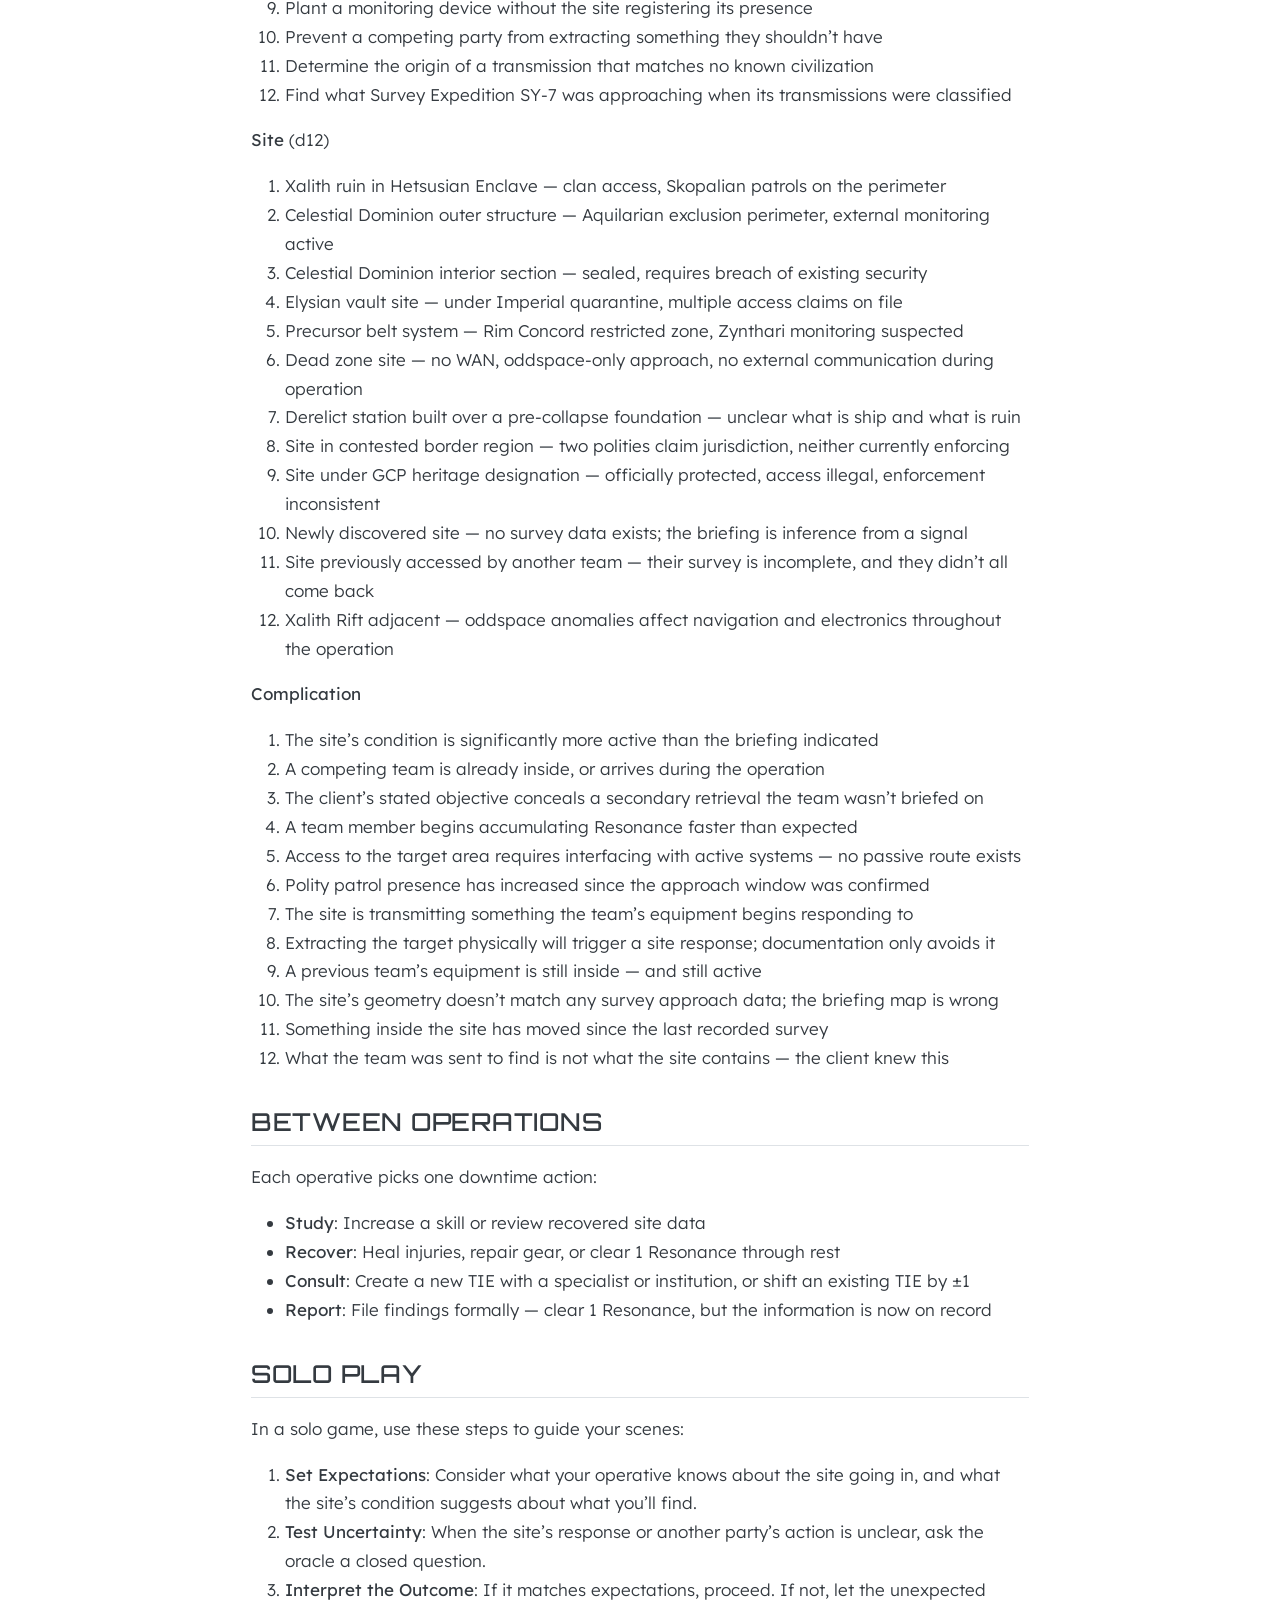
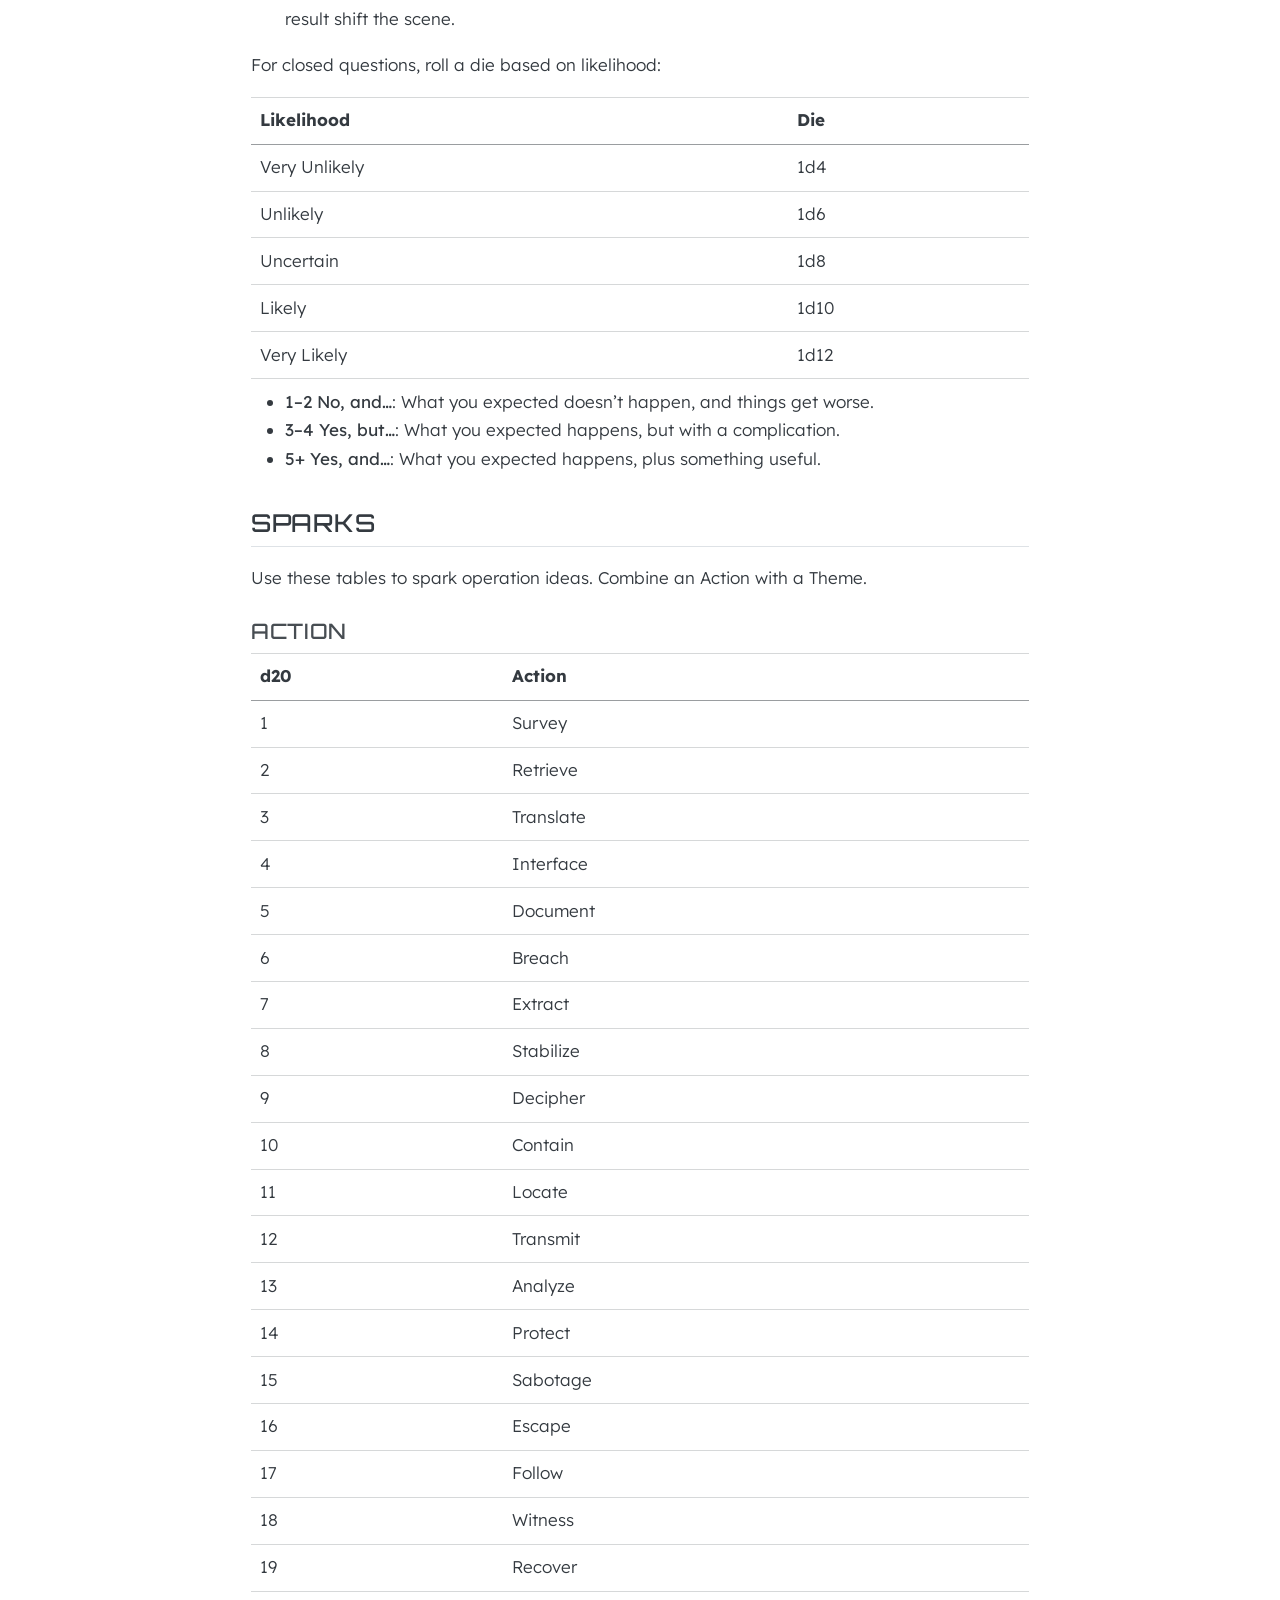
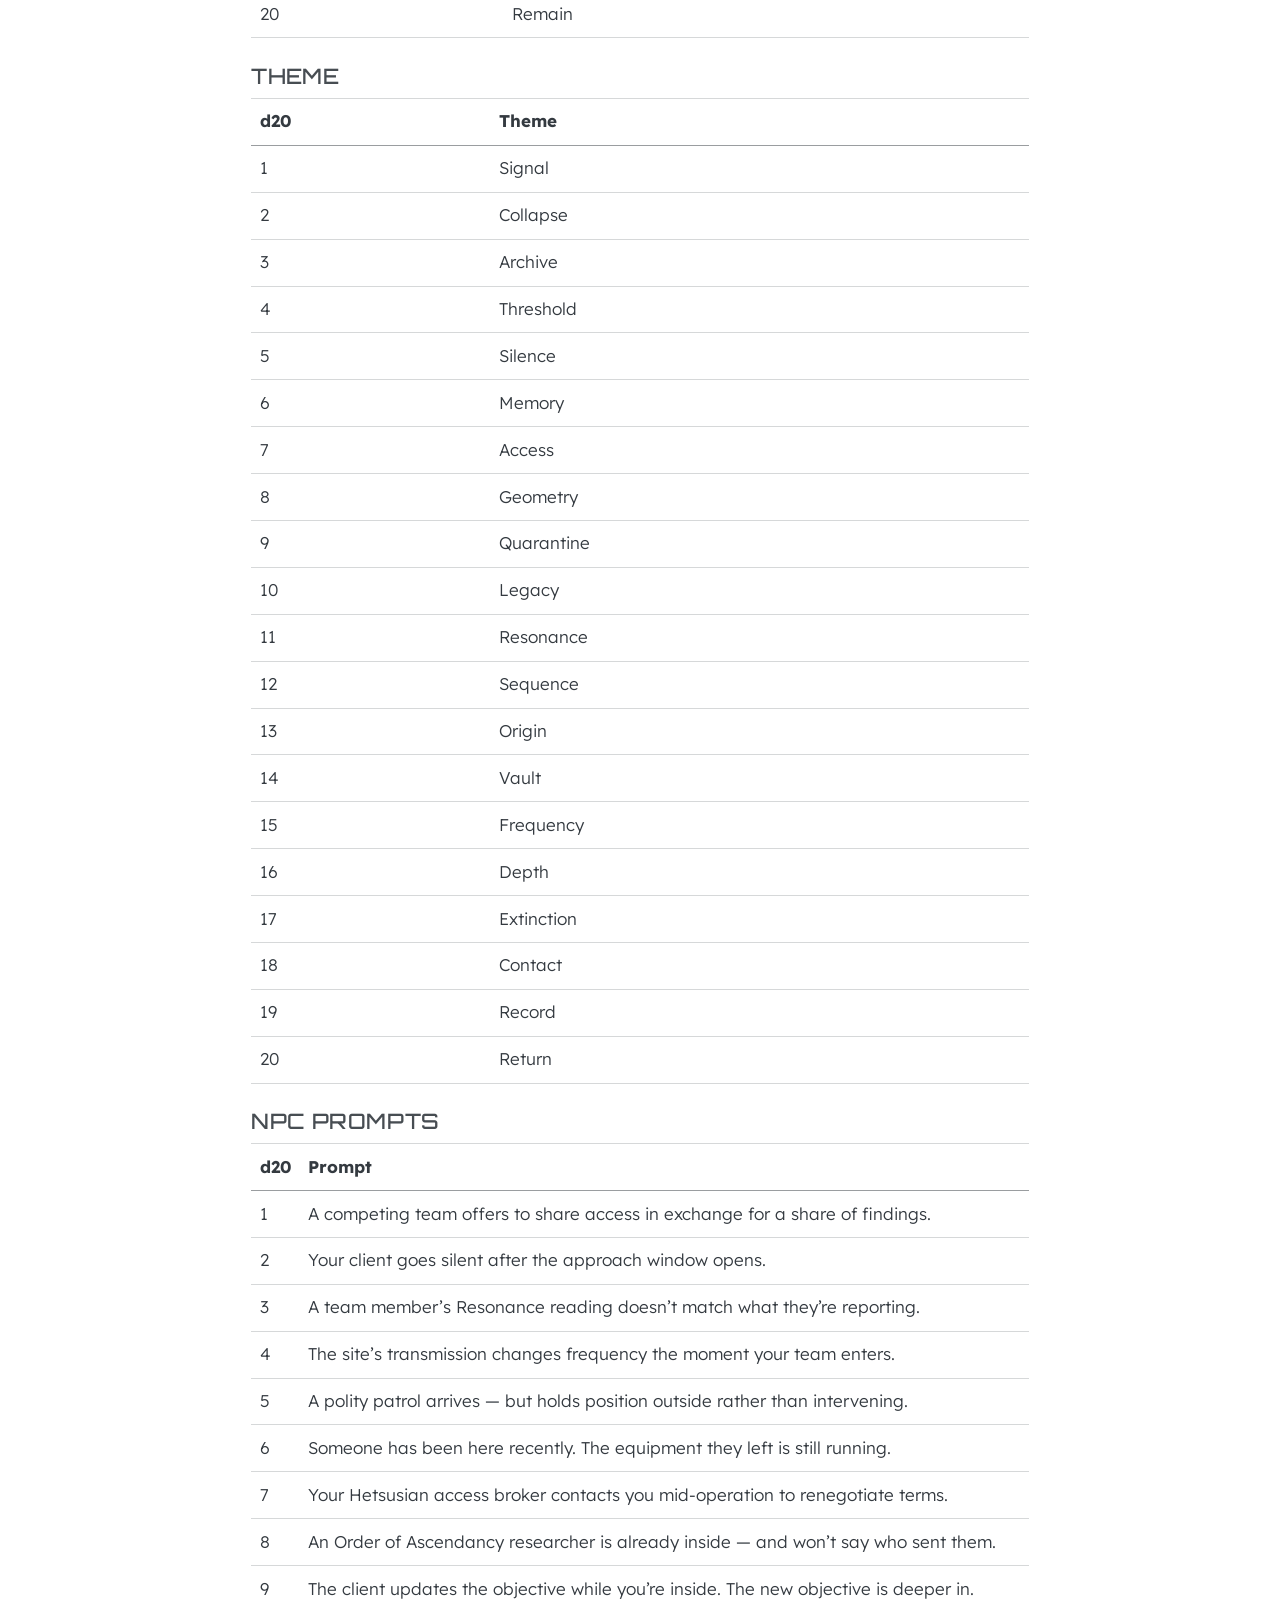
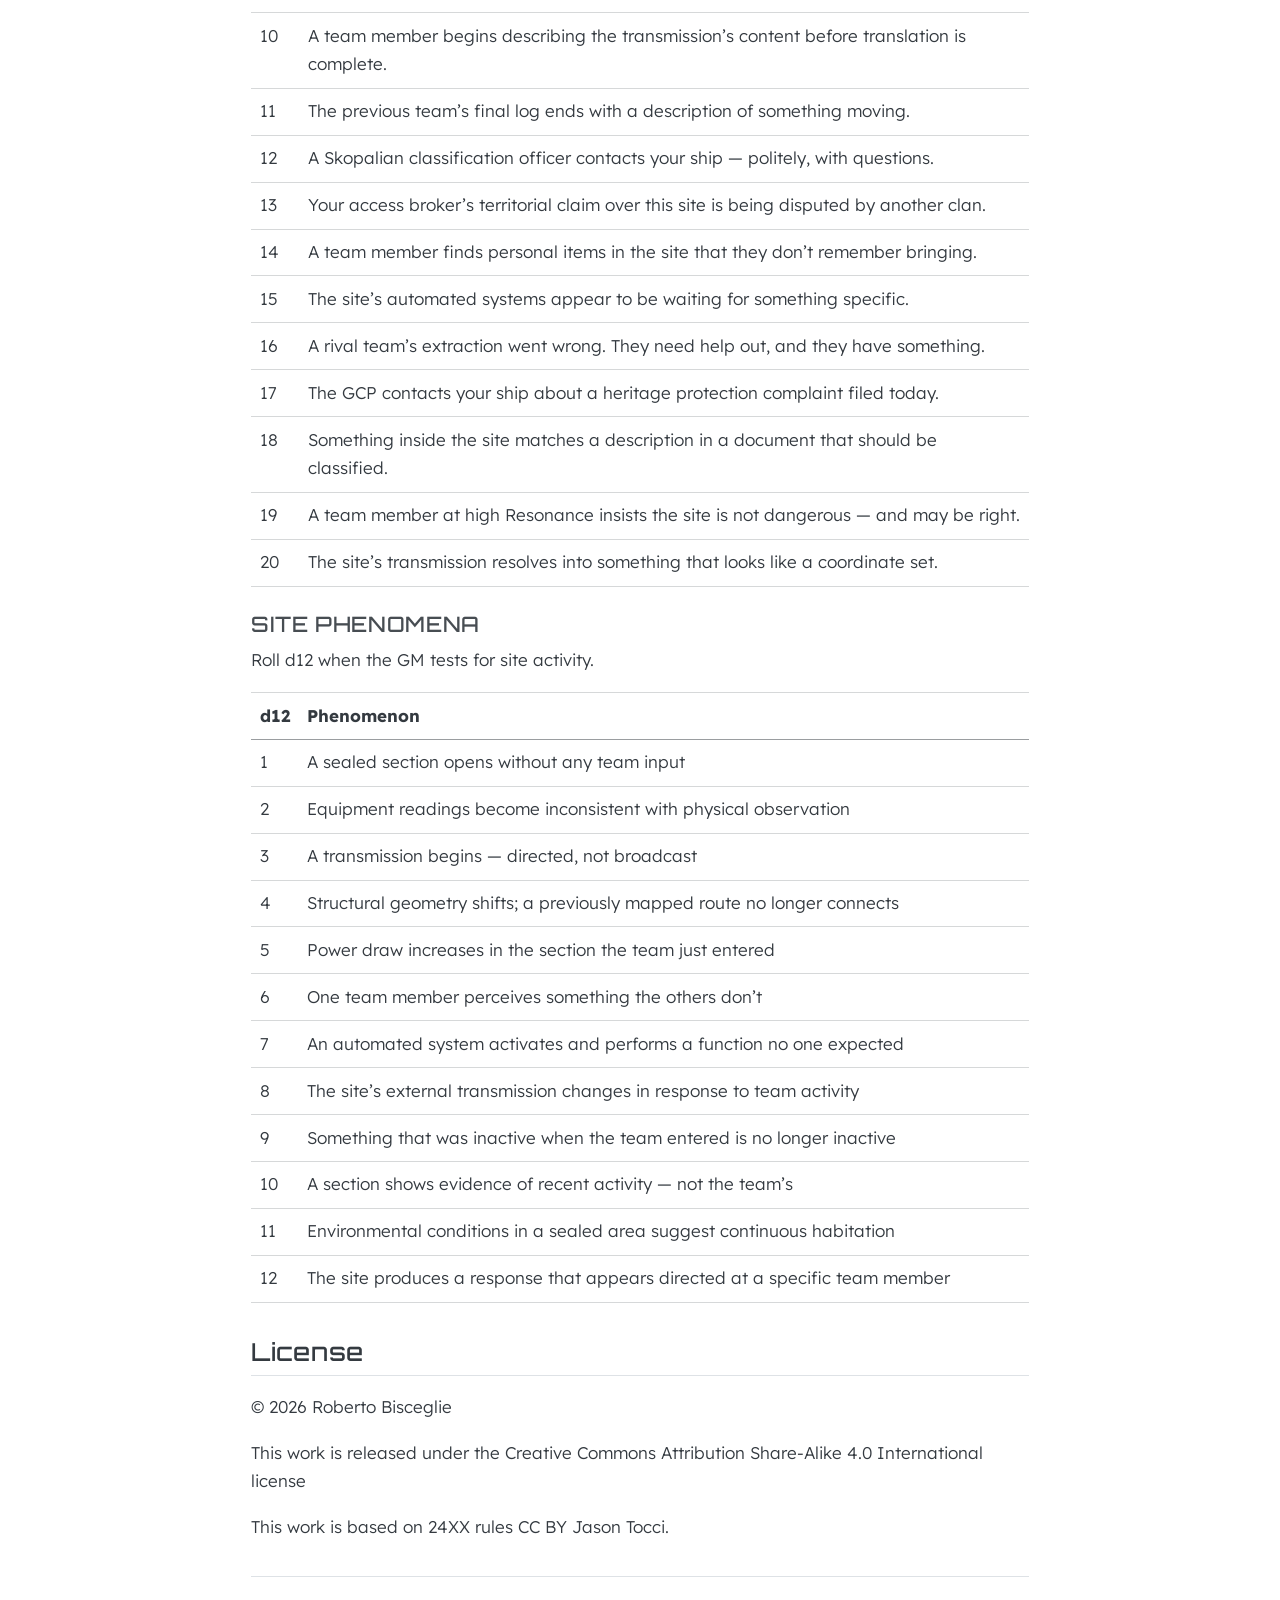
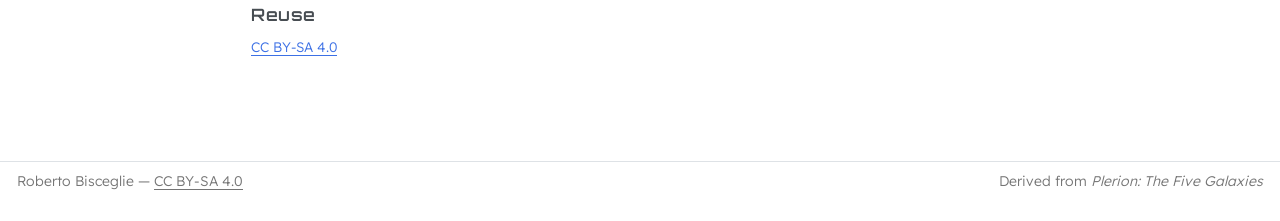
<file: 74xx_cold_signal.html>
<!DOCTYPE html>
<html xmlns="http://www.w3.org/1999/xhtml" lang="en" xml:lang="en"><head>

<meta charset="utf-8">
<meta name="generator" content="quarto-1.8.26">

<meta name="viewport" content="width=device-width, initial-scale=1.0, user-scalable=yes">

<meta name="author" content="Roberto Bisceglie">
<meta name="dcterms.date" content="2026-06-03">

<title>74XX COLD SIGNAL – The Five Galaxies</title>
<style>
code{white-space: pre-wrap;}
span.smallcaps{font-variant: small-caps;}
div.columns{display: flex; gap: min(4vw, 1.5em);}
div.column{flex: auto; overflow-x: auto;}
div.hanging-indent{margin-left: 1.5em; text-indent: -1.5em;}
ul.task-list{list-style: none;}
ul.task-list li input[type="checkbox"] {
  width: 0.8em;
  margin: 0 0.8em 0.2em -1em; /* quarto-specific, see https://github.com/quarto-dev/quarto-cli/issues/4556 */ 
  vertical-align: middle;
}
</style>


<script src="site_libs/quarto-nav/quarto-nav.js"></script>
<script src="site_libs/quarto-nav/headroom.min.js"></script>
<script src="site_libs/clipboard/clipboard.min.js"></script>
<script src="site_libs/quarto-search/autocomplete.umd.js"></script>
<script src="site_libs/quarto-search/fuse.min.js"></script>
<script src="site_libs/quarto-search/quarto-search.js"></script>
<meta name="quarto:offset" content="./">
<script src="site_libs/quarto-html/quarto.js" type="module"></script>
<script src="site_libs/quarto-html/tabsets/tabsets.js" type="module"></script>
<script src="site_libs/quarto-html/axe/axe-check.js" type="module"></script>
<script src="site_libs/quarto-html/popper.min.js"></script>
<script src="site_libs/quarto-html/tippy.umd.min.js"></script>
<script src="site_libs/quarto-html/anchor.min.js"></script>
<link href="site_libs/quarto-html/tippy.css" rel="stylesheet">
<link href="site_libs/quarto-html/quarto-syntax-highlighting-587c61ba64f3a5504c4d52d930310e48.css" rel="stylesheet" class="quarto-color-scheme" id="quarto-text-highlighting-styles">
<link href="site_libs/quarto-html/quarto-syntax-highlighting-dark-b758ccaa5987ceb1b75504551e579abf.css" rel="stylesheet" class="quarto-color-scheme quarto-color-alternate" id="quarto-text-highlighting-styles">
<link href="site_libs/quarto-html/quarto-syntax-highlighting-587c61ba64f3a5504c4d52d930310e48.css" rel="stylesheet" class="quarto-color-scheme-extra" id="quarto-text-highlighting-styles">
<script src="site_libs/bootstrap/bootstrap.min.js"></script>
<link href="site_libs/bootstrap/bootstrap-icons.css" rel="stylesheet">
<link href="site_libs/bootstrap/bootstrap-1382f62d8978ce82f8d2d9927f48b3dc.min.css" rel="stylesheet" append-hash="true" class="quarto-color-scheme" id="quarto-bootstrap" data-mode="light">
<link href="site_libs/bootstrap/bootstrap-dark-770f93cf0d6bce23fd1869f728bdc28a.min.css" rel="stylesheet" append-hash="true" class="quarto-color-scheme quarto-color-alternate" id="quarto-bootstrap" data-mode="dark">
<link href="site_libs/bootstrap/bootstrap-1382f62d8978ce82f8d2d9927f48b3dc.min.css" rel="stylesheet" append-hash="true" class="quarto-color-scheme-extra" id="quarto-bootstrap" data-mode="light">
<script id="quarto-search-options" type="application/json">{
  "location": "navbar",
  "copy-button": false,
  "collapse-after": 3,
  "panel-placement": "end",
  "type": "overlay",
  "limit": 50,
  "keyboard-shortcut": [
    "f",
    "/",
    "s"
  ],
  "show-item-context": false,
  "language": {
    "search-no-results-text": "No results",
    "search-matching-documents-text": "matching documents",
    "search-copy-link-title": "Copy link to search",
    "search-hide-matches-text": "Hide additional matches",
    "search-more-match-text": "more match in this document",
    "search-more-matches-text": "more matches in this document",
    "search-clear-button-title": "Clear",
    "search-text-placeholder": "",
    "search-detached-cancel-button-title": "Cancel",
    "search-submit-button-title": "Submit",
    "search-label": "Search"
  }
}</script>
<link rel="preconnect" href="https://fonts.googleapis.com">

<link rel="preconnect" href="https://fonts.gstatic.com" crossorigin="">

<link href="https://fonts.googleapis.com/css2?family=Lexend:wght@300;400;500&amp;family=Orbitron:wght@400;500;700;900&amp;display=swap" rel="stylesheet">



</head>

<body class="nav-sidebar docked nav-fixed quarto-light"><script id="quarto-html-before-body" type="application/javascript">
    const toggleBodyColorMode = (bsSheetEl) => {
      const mode = bsSheetEl.getAttribute("data-mode");
      const bodyEl = window.document.querySelector("body");
      if (mode === "dark") {
        bodyEl.classList.add("quarto-dark");
        bodyEl.classList.remove("quarto-light");
      } else {
        bodyEl.classList.add("quarto-light");
        bodyEl.classList.remove("quarto-dark");
      }
    }
    const toggleBodyColorPrimary = () => {
      const bsSheetEl = window.document.querySelector("link#quarto-bootstrap:not([rel=disabled-stylesheet])");
      if (bsSheetEl) {
        toggleBodyColorMode(bsSheetEl);
      }
    }
    const setColorSchemeToggle = (alternate) => {
      const toggles = window.document.querySelectorAll('.quarto-color-scheme-toggle');
      for (let i=0; i < toggles.length; i++) {
        const toggle = toggles[i];
        if (toggle) {
          if (alternate) {
            toggle.classList.add("alternate");
          } else {
            toggle.classList.remove("alternate");
          }
        }
      }
    };
    const toggleColorMode = (alternate) => {
      // Switch the stylesheets
      const primaryStylesheets = window.document.querySelectorAll('link.quarto-color-scheme:not(.quarto-color-alternate)');
      const alternateStylesheets = window.document.querySelectorAll('link.quarto-color-scheme.quarto-color-alternate');
      manageTransitions('#quarto-margin-sidebar .nav-link', false);
      if (alternate) {
        // note: dark is layered on light, we don't disable primary!
        enableStylesheet(alternateStylesheets);
        for (const sheetNode of alternateStylesheets) {
          if (sheetNode.id === "quarto-bootstrap") {
            toggleBodyColorMode(sheetNode);
          }
        }
      } else {
        disableStylesheet(alternateStylesheets);
        enableStylesheet(primaryStylesheets)
        toggleBodyColorPrimary();
      }
      manageTransitions('#quarto-margin-sidebar .nav-link', true);
      // Switch the toggles
      setColorSchemeToggle(alternate)
      // Hack to workaround the fact that safari doesn't
      // properly recolor the scrollbar when toggling (#1455)
      if (navigator.userAgent.indexOf('Safari') > 0 && navigator.userAgent.indexOf('Chrome') == -1) {
        manageTransitions("body", false);
        window.scrollTo(0, 1);
        setTimeout(() => {
          window.scrollTo(0, 0);
          manageTransitions("body", true);
        }, 40);
      }
    }
    const disableStylesheet = (stylesheets) => {
      for (let i=0; i < stylesheets.length; i++) {
        const stylesheet = stylesheets[i];
        stylesheet.rel = 'disabled-stylesheet';
      }
    }
    const enableStylesheet = (stylesheets) => {
      for (let i=0; i < stylesheets.length; i++) {
        const stylesheet = stylesheets[i];
        if(stylesheet.rel !== 'stylesheet') { // for Chrome, which will still FOUC without this check
          stylesheet.rel = 'stylesheet';
        }
      }
    }
    const manageTransitions = (selector, allowTransitions) => {
      const els = window.document.querySelectorAll(selector);
      for (let i=0; i < els.length; i++) {
        const el = els[i];
        if (allowTransitions) {
          el.classList.remove('notransition');
        } else {
          el.classList.add('notransition');
        }
      }
    }
    const isFileUrl = () => {
      return window.location.protocol === 'file:';
    }
    const hasAlternateSentinel = () => {
      let styleSentinel = getColorSchemeSentinel();
      if (styleSentinel !== null) {
        return styleSentinel === "alternate";
      } else {
        return false;
      }
    }
    const setStyleSentinel = (alternate) => {
      const value = alternate ? "alternate" : "default";
      if (!isFileUrl()) {
        window.localStorage.setItem("quarto-color-scheme", value);
      } else {
        localAlternateSentinel = value;
      }
    }
    const getColorSchemeSentinel = () => {
      if (!isFileUrl()) {
        const storageValue = window.localStorage.getItem("quarto-color-scheme");
        return storageValue != null ? storageValue : localAlternateSentinel;
      } else {
        return localAlternateSentinel;
      }
    }
    const toggleGiscusIfUsed = (isAlternate, darkModeDefault) => {
      const baseTheme = document.querySelector('#giscus-base-theme')?.value ?? 'light';
      const alternateTheme = document.querySelector('#giscus-alt-theme')?.value ?? 'dark';
      let newTheme = '';
      if(authorPrefersDark) {
        newTheme = isAlternate ? baseTheme : alternateTheme;
      } else {
        newTheme = isAlternate ? alternateTheme : baseTheme;
      }
      const changeGiscusTheme = () => {
        // From: https://github.com/giscus/giscus/issues/336
        const sendMessage = (message) => {
          const iframe = document.querySelector('iframe.giscus-frame');
          if (!iframe) return;
          iframe.contentWindow.postMessage({ giscus: message }, 'https://giscus.app');
        }
        sendMessage({
          setConfig: {
            theme: newTheme
          }
        });
      }
      const isGiscussLoaded = window.document.querySelector('iframe.giscus-frame') !== null;
      if (isGiscussLoaded) {
        changeGiscusTheme();
      }
    };
    const authorPrefersDark = false;
    const darkModeDefault = authorPrefersDark;
      document.querySelector('link#quarto-text-highlighting-styles.quarto-color-scheme-extra').rel = 'disabled-stylesheet';
      document.querySelector('link#quarto-bootstrap.quarto-color-scheme-extra').rel = 'disabled-stylesheet';
    let localAlternateSentinel = darkModeDefault ? 'alternate' : 'default';
    // Dark / light mode switch
    window.quartoToggleColorScheme = () => {
      // Read the current dark / light value
      let toAlternate = !hasAlternateSentinel();
      toggleColorMode(toAlternate);
      setStyleSentinel(toAlternate);
      toggleGiscusIfUsed(toAlternate, darkModeDefault);
      window.dispatchEvent(new Event('resize'));
    };
    // Switch to dark mode if need be
    if (hasAlternateSentinel()) {
      toggleColorMode(true);
    } else {
      toggleColorMode(false);
    }
  </script>

<div id="quarto-search-results"></div>
  <header id="quarto-header" class="headroom fixed-top">
    <nav class="navbar navbar-expand-lg " data-bs-theme="dark">
      <div class="navbar-container container-fluid">
      <div class="navbar-brand-container mx-auto">
    <a class="navbar-brand" href="./index.html">
    <span class="navbar-title">The Five Galaxies</span>
    </a>
  </div>
            <div id="quarto-search" class="" title="Search"></div>
          <button class="navbar-toggler" type="button" data-bs-toggle="collapse" data-bs-target="#navbarCollapse" aria-controls="navbarCollapse" role="menu" aria-expanded="false" aria-label="Toggle navigation" onclick="if (window.quartoToggleHeadroom) { window.quartoToggleHeadroom(); }">
  <span class="navbar-toggler-icon"></span>
</button>
          <div class="collapse navbar-collapse" id="navbarCollapse">
            <ul class="navbar-nav navbar-nav-scroll me-auto">
  <li class="nav-item">
    <a class="nav-link active" href="./setting/the_five_galaxies.html" aria-current="page"> 
<span class="menu-text">Setting</span></a>
  </li>  
  <li class="nav-item">
    <a class="nav-link" href="./maps.html"> 
<span class="menu-text">Maps</span></a>
  </li>  
  <li class="nav-item">
    <a class="nav-link" href="./74xx_oddspace.html"> 
<span class="menu-text">Games</span></a>
  </li>  
  <li class="nav-item">
    <a class="nav-link" href="./setting/GLOSSARY.html"> 
<span class="menu-text">Glossary</span></a>
  </li>  
</ul>
            <ul class="navbar-nav navbar-nav-scroll ms-auto">
  <li class="nav-item compact">
    <a class="nav-link" href="https://github.com/zeruhur/the_five_galaxies"> <i class="bi bi-github" role="img">
</i> 
<span class="menu-text"></span></a>
  </li>  
</ul>
          </div> <!-- /navcollapse -->
            <div class="quarto-navbar-tools">
  <a href="" class="quarto-color-scheme-toggle quarto-navigation-tool  px-1" onclick="window.quartoToggleColorScheme(); return false;" title="Toggle dark mode"><i class="bi"></i></a>
</div>
      </div> <!-- /container-fluid -->
    </nav>
  <nav class="quarto-secondary-nav">
    <div class="container-fluid d-flex">
      <button type="button" class="quarto-btn-toggle btn" data-bs-toggle="collapse" role="button" data-bs-target=".quarto-sidebar-collapse-item" aria-controls="quarto-sidebar" aria-expanded="false" aria-label="Toggle sidebar navigation" onclick="if (window.quartoToggleHeadroom) { window.quartoToggleHeadroom(); }">
        <i class="bi bi-layout-text-sidebar-reverse"></i>
      </button>
        <nav class="quarto-page-breadcrumbs" aria-label="breadcrumb"><ol class="breadcrumb"><li class="breadcrumb-item"><a href="./74xx_oddspace.html">Games</a></li><li class="breadcrumb-item"><a href="./74xx_cold_signal.html">Cold Signal</a></li></ol></nav>
        <a class="flex-grow-1" role="navigation" data-bs-toggle="collapse" data-bs-target=".quarto-sidebar-collapse-item" aria-controls="quarto-sidebar" aria-expanded="false" aria-label="Toggle sidebar navigation" onclick="if (window.quartoToggleHeadroom) { window.quartoToggleHeadroom(); }">      
        </a>
    </div>
  </nav>
</header>
<!-- content -->
<div id="quarto-content" class="quarto-container page-columns page-rows-contents page-layout-article page-navbar">
<!-- sidebar -->
  <nav id="quarto-sidebar" class="sidebar collapse collapse-horizontal quarto-sidebar-collapse-item sidebar-navigation docked overflow-auto">
    <div class="sidebar-menu-container"> 
    <ul class="list-unstyled mt-1">
        <li class="sidebar-item sidebar-item-section">
      <div class="sidebar-item-container"> 
            <a class="sidebar-item-text sidebar-link text-start" data-bs-toggle="collapse" data-bs-target="#quarto-sidebar-section-1" role="navigation" aria-expanded="true">
 <span class="menu-text">Setting</span></a>
          <a class="sidebar-item-toggle text-start" data-bs-toggle="collapse" data-bs-target="#quarto-sidebar-section-1" role="navigation" aria-expanded="true" aria-label="Toggle section">
            <i class="bi bi-chevron-right ms-2"></i>
          </a> 
      </div>
      <ul id="quarto-sidebar-section-1" class="collapse list-unstyled sidebar-section depth1 show">  
          <li class="sidebar-item">
  <div class="sidebar-item-container"> 
  <a href="./setting/the_five_galaxies.html" class="sidebar-item-text sidebar-link">
 <span class="menu-text">The Five Galaxies</span></a>
  </div>
</li>
      </ul>
  </li>
        <li class="sidebar-item sidebar-item-section">
      <div class="sidebar-item-container"> 
            <a class="sidebar-item-text sidebar-link text-start" data-bs-toggle="collapse" data-bs-target="#quarto-sidebar-section-2" role="navigation" aria-expanded="true">
 <span class="menu-text">Reference</span></a>
          <a class="sidebar-item-toggle text-start" data-bs-toggle="collapse" data-bs-target="#quarto-sidebar-section-2" role="navigation" aria-expanded="true" aria-label="Toggle section">
            <i class="bi bi-chevron-right ms-2"></i>
          </a> 
      </div>
      <ul id="quarto-sidebar-section-2" class="collapse list-unstyled sidebar-section depth1 show">  
          <li class="sidebar-item">
  <div class="sidebar-item-container"> 
  <a href="./maps.html" class="sidebar-item-text sidebar-link">
 <span class="menu-text">Maps</span></a>
  </div>
</li>
          <li class="sidebar-item">
  <div class="sidebar-item-container"> 
  <a href="./setting/GLOSSARY.html" class="sidebar-item-text sidebar-link">
 <span class="menu-text">Glossary</span></a>
  </div>
</li>
          <li class="sidebar-item">
  <div class="sidebar-item-container"> 
  <a href="./orion_timeline.html" class="sidebar-item-text sidebar-link">
 <span class="menu-text">Beyond The Stars Timeline</span></a>
  </div>
</li>
      </ul>
  </li>
        <li class="sidebar-item sidebar-item-section">
      <div class="sidebar-item-container"> 
            <a class="sidebar-item-text sidebar-link text-start" data-bs-toggle="collapse" data-bs-target="#quarto-sidebar-section-3" role="navigation" aria-expanded="true">
 <span class="menu-text">Games</span></a>
          <a class="sidebar-item-toggle text-start" data-bs-toggle="collapse" data-bs-target="#quarto-sidebar-section-3" role="navigation" aria-expanded="true" aria-label="Toggle section">
            <i class="bi bi-chevron-right ms-2"></i>
          </a> 
      </div>
      <ul id="quarto-sidebar-section-3" class="collapse list-unstyled sidebar-section depth1 show">  
          <li class="sidebar-item">
  <div class="sidebar-item-container"> 
  <a href="./74xx_oddspace.html" class="sidebar-item-text sidebar-link">
 <span class="menu-text">Oddspace</span></a>
  </div>
</li>
          <li class="sidebar-item">
  <div class="sidebar-item-container"> 
  <a href="./74xx_space_cadets.html" class="sidebar-item-text sidebar-link">
 <span class="menu-text">Space Cadets</span></a>
  </div>
</li>
          <li class="sidebar-item">
  <div class="sidebar-item-container"> 
  <a href="./74xx_grey_channel.html" class="sidebar-item-text sidebar-link">
 <span class="menu-text">Grey Channel</span></a>
  </div>
</li>
          <li class="sidebar-item">
  <div class="sidebar-item-container"> 
  <a href="./74xx_cold_signal.html" class="sidebar-item-text sidebar-link active">
 <span class="menu-text">Cold Signal</span></a>
  </div>
</li>
          <li class="sidebar-item">
  <div class="sidebar-item-container"> 
  <a href="./74xx_star_trader.html" class="sidebar-item-text sidebar-link">
 <span class="menu-text">Star Trader</span></a>
  </div>
</li>
      </ul>
  </li>
    </ul>
    </div>
</nav>
<div id="quarto-sidebar-glass" class="quarto-sidebar-collapse-item" data-bs-toggle="collapse" data-bs-target=".quarto-sidebar-collapse-item"></div>
<!-- margin-sidebar -->
    <div id="quarto-margin-sidebar" class="sidebar margin-sidebar">
        <nav id="TOC" role="doc-toc" class="toc-active">
    <h2 id="toc-title">On this page</h2>
   
  <ul>
  <li><a href="#the-premise" id="toc-the-premise" class="nav-link active" data-scroll-target="#the-premise">THE PREMISE</a></li>
  <li><a href="#characters" id="toc-characters" class="nav-link" data-scroll-target="#characters">CHARACTERS</a></li>
  <li><a href="#gear" id="toc-gear" class="nav-link" data-scroll-target="#gear">GEAR</a></li>
  <li><a href="#details" id="toc-details" class="nav-link" data-scroll-target="#details">DETAILS</a></li>
  <li><a href="#how-to-play" id="toc-how-to-play" class="nav-link" data-scroll-target="#how-to-play">HOW TO PLAY</a></li>
  <li><a href="#situation" id="toc-situation" class="nav-link" data-scroll-target="#situation">Situation</a></li>
  <li><a href="#opponents" id="toc-opponents" class="nav-link" data-scroll-target="#opponents">Opponents</a></li>
  <li><a href="#conflict" id="toc-conflict" class="nav-link" data-scroll-target="#conflict">Conflict</a></li>
  <li><a href="#ties" id="toc-ties" class="nav-link" data-scroll-target="#ties">TIES</a></li>
  <li><a href="#resonance" id="toc-resonance" class="nav-link" data-scroll-target="#resonance">RESONANCE</a></li>
  <li><a href="#sites" id="toc-sites" class="nav-link" data-scroll-target="#sites">SITES</a></li>
  <li><a href="#survey-operations" id="toc-survey-operations" class="nav-link" data-scroll-target="#survey-operations">SURVEY OPERATIONS</a></li>
  <li><a href="#between-operations" id="toc-between-operations" class="nav-link" data-scroll-target="#between-operations">BETWEEN OPERATIONS</a></li>
  <li><a href="#solo-play" id="toc-solo-play" class="nav-link" data-scroll-target="#solo-play">SOLO PLAY</a></li>
  <li><a href="#sparks" id="toc-sparks" class="nav-link" data-scroll-target="#sparks">SPARKS</a></li>
  <li><a href="#license" id="toc-license" class="nav-link" data-scroll-target="#license">License</a></li>
  </ul>
<div class="toc-actions"><ul><li><a href="https://github.com/zeruhur/the_five_galaxies/issues/new" class="toc-action"><i class="bi bi-github"></i>Report an issue</a></li></ul></div><div class="quarto-alternate-formats"><h2>Other Formats</h2><ul><li><a href="74xx_cold_signal.pdf"><i class="bi bi-file-pdf"></i>PDF</a></li><li><a href="74xx_cold_signal.odt"><i class="bi bi-file"></i>OpenOffice</a></li><li><a href="74xx_cold_signal.epub"><i class="bi bi-file"></i>ePub</a></li><li><a href="74xx_cold_signal-gfm.md"><i class="bi bi-file-code"></i>Github (GFM)</a></li></ul></div></nav>
    </div>
<!-- main -->
<main class="content" id="quarto-document-content">


<header id="title-block-header" class="quarto-title-block default"><nav class="quarto-page-breadcrumbs quarto-title-breadcrumbs d-none d-lg-block" aria-label="breadcrumb"><ol class="breadcrumb"><li class="breadcrumb-item"><a href="./74xx_oddspace.html">Games</a></li><li class="breadcrumb-item"><a href="./74xx_cold_signal.html">Cold Signal</a></li></ol></nav>
<div class="quarto-title">
<h1 class="title">74XX COLD SIGNAL</h1>
</div>



<div class="quarto-title-meta">

    <div>
    <div class="quarto-title-meta-heading">Author</div>
    <div class="quarto-title-meta-contents">
             <p>Roberto Bisceglie </p>
          </div>
  </div>
    
    <div>
    <div class="quarto-title-meta-heading">Published</div>
    <div class="quarto-title-meta-contents">
      <p class="date">June 3, 2026</p>
    </div>
  </div>
  
    
  </div>
  


</header>


<section id="the-premise" class="level2">
<h2 class="anchored" data-anchor-id="the-premise">THE PREMISE</h2>
<p>The civilizations that preceded you in the Five Galaxies left more than ruins. They left things that still function. A Xalith structure continues to transmit on a frequency no current species has decoded. Celestial Dominion megastructures in Andromeda have sealed interior sections that neither Aquilaria nor Skopalia has successfully entered. Elysian genetic vaults were sealed from the inside — their contents unknown, their quarantine orders issued by an Emperor whose rationale was classified. Precursor sites in Orion’s Arm predate every reliable record by a margin instrumentation cannot resolve.</p>
<p>You are survey operatives — contractors, researchers, licensed surveyors, or none of the above — commissioned to enter sites that polities cannot officially access, document what current science cannot account for, and return with something of value to whoever is paying. The clients rarely explain their actual interest. The sites rarely behave the way the briefing suggests. Some team members come back changed. You go in anyway.</p>
</section>
<section id="characters" class="level2">
<h2 class="anchored" data-anchor-id="characters">CHARACTERS</h2>
<p><strong>&gt; Choose your character’s specialty.</strong></p>
<p><strong>Surveyor</strong>: Site mapping, structural assessment, documentation. Skilled in Investigation (d8), Geology (d8). Take survey equipment and site scanner (bulky).</p>
<p><strong>Xenolinguist</strong>: Pre-collapse language decryption, transmission analysis, cultural interpretation. Skilled in Languages (d8), Analysis (d8). Take translation matrix and signal archive.</p>
<p><strong>Engineer</strong>: Technology interface, power system analysis, structural stabilization. Skilled in Engineering (d8), Electronics (d8). Take engineering kit (bulky) and structural scanner.</p>
<p><strong>Security</strong>: Threat response, automated defense handling, team protection in hostile environments. Skilled in Combat (d8), Stealth (d8). Take pulse rifle (bulky) and tactical scanner.</p>
<p><strong>Medic</strong>: Field medicine, biological hazard assessment, Resonance monitoring. Skilled in Medicine (d8), Biology (d8). Take advanced medkit and bio-scanner (bulky).</p>
<p><strong>Navigator</strong>: Getting the team through restricted corridors, dead zones, and contested approaches. Skilled in Piloting (d8), Navigation (d8). Take modified survey ship and oddspace charts for restricted zones.</p>
<p><strong>&gt; Choose your character’s background.</strong></p>
<p><strong>Independent Contractor</strong>: No institutional affiliation — you work for whoever has the access permits or doesn’t need them. Start with survey equipment of your choice (₡2 value). Increase 2 skills.</p>
<p><strong>Order of Ascendancy</strong>: Their research interest in pre-collapse cognition technology sent you here. What specifically they are looking for has not been disclosed. Start with a Research Mandate TIE (+1) with Order handlers and classified site coordinates. Increase 1 skill.</p>
<p><strong>Skopalian Dissident</strong>: You worked in the Union’s research tier until your findings were classified before you could publish. Your institutional credentials technically expired. Start with a Restricted Archive Access TIE (+1) and a classified file that could destroy or protect your career. Increase 1 skill.</p>
<p><strong>GCP Licensed Surveyor</strong>: Properly registered, properly documented. Authorities know you’re here — which means other parties do too. Start with a Survey License TIE (+1) and GCP heritage documentation. Increase 1 skill.</p>
<p><strong>Corporate Contracted</strong>: A private interest funded the expedition. Their stated objective and their actual interest in the site are probably not the same. Start with a Corporate Patron TIE (+1) and ₡3 operational budget. Increase 1 skill, but owe a findings report.</p>
<p><strong>Hetsusian Affiliate</strong>: A Hetsu clan is your access broker for a specific site. The agreement is valid within their territory. Whether this site falls within their territory is, as with most Confederacy matters, complicated. Start with a Clan Liaison TIE (+1) and passage rights to one site. Increase 1 skill.</p>
<p><strong>&gt; Choose or invent skills (if prompted by background).</strong></p>
<p>Analysis, Athletics, Biology, Combat, Electronics, Engineering, Geology, Investigation, Languages, Medicine, Navigation, Persuasion, Piloting, Signals, Stealth, Survival, Xenology</p>
</section>
<section id="gear" class="level2">
<h2 class="anchored" data-anchor-id="gear">GEAR</h2>
<p><strong>&gt; Take a survey pack, environmental suit, and ₡2. Most items cost ₡1 each.</strong></p>
<p><strong>Survey Loadout</strong>: Standard issue (pick 3): - Site Scanner (bulky) - Sample Extraction Kit - Translation Probe - Structural Stabilizer (single use, bulky) - Drone Mapper (bulky) - Signal Recorder - Emergency Beacon - Resonance Monitor (tracks Resonance in self and nearby team members)</p>
<p><strong>Armor</strong>: Survey Suit (environmental protection, break once for defense), Hardened Survey Suit (₡2, bulky, break up to 3×, vacuum-rated).</p>
<p><strong>Weapons</strong>: Pulse Pistol, Pulse Rifle (bulky), Sonic Cutter (also functions as a tool), Stun Charges (4).</p>
<p><strong>Tools</strong>: Engineering Kit (bulky), Advanced Medkit, Bio-Scanner (bulky), Xenotech Interface Module (allows limited interaction with pre-collapse systems — unreliable), Oddspace Anchor (stabilizes a small area against spatial anomalies, single use).</p>
<p><strong>Vehicles</strong>: Survey Ship — long-range tanks, sensor suite, specimen storage (₡5). Add no WAN transponder for restricted zone access (₡2 more).</p>
</section>
<section id="details" class="level2">
<h2 class="anchored" data-anchor-id="details">DETAILS</h2>
<p><strong>&gt; Invent or roll for personal details.</strong></p>
<p><strong>Survey Callsign</strong> 1. Alcyone, 2. Basalt, 3. Cairn, 4. Delta, 5. Echo, 6. Fathom, 7. Grid, 8. Hollow, 9. Index, 10. Junction, 11. Keystone, 12. Ledge, 13. Mast, 14. Node, 15. Offset, 16. Point, 17. Quarry, 18. Relay, 19. Seam, 20. Transit</p>
<p><strong>Reason for the Work</strong> 1. Academic — you want to know, publication be damned 2. Financial — restricted site rates are exceptional 3. Obligation — someone is owed, and this clears it 4. Personal — something you found once brought you back 5. Ideological — this knowledge belongs to everyone, not the polities suppressing it 6. Contractual — you didn’t read the terms carefully enough</p>
<p><strong>Operative Trait</strong> 1. Methodical, 2. Obsessive, 3. Cautious, 4. Reckless, 5. Patient, 6. Analytical, 7. Intuitive, 8. Detached, 9. Haunted, 10. Principled, 11. Adaptable, 12. Convinced — of something the others don’t believe yet</p>
<p><strong>Commissioning Client</strong> 1. Order of Ascendancy research cell, 2. Technocratic Union (official), 3. Technocratic Union (unofficial — classification circumvented), 4. Avaros academic institution, 5. Dominion of Aquilaria noble house, 6. Commonwealth of Elyros survey division, 7. Void Consortium commercial arm, 8. GCP heritage documentation mandate, 9. Private collector — identity withheld, 10. Terran Compact research bureau, 11. Unknown — payment confirmed, client unverified, 12. No client — the team acquired coordinates they weren’t supposed to have</p>
</section>
<section id="how-to-play" class="level2">
<h2 class="anchored" data-anchor-id="how-to-play">HOW TO PLAY</h2>
<p><strong>Play</strong>: Players describe what their characters do. The GM advises when their action is impossible, demands a cost or extra steps, or presents a risk. Players can revise plans before committing so as to change goal/stakes. Only roll to avoid risk.</p>
<p><strong>Rolling</strong>: Roll a skill die — d6 by default, higher with a relevant skill, or d4 if hindered by injury or circumstances. If helped by circumstances, roll an extra d6; if helped by an ally, they roll their skill die and share the risk. Take the highest die.</p>
<p><em>Before rolling, check if any of your TIEs apply to the situation. Add the TIE value to your result if relevant.</em></p>
<p>1–2 Disaster. Suffer the full risk. GM decides if you succeed at all. If risking death, you die. 3–4 Setback. A lesser consequence or partial success. If risking death, you’re injured. 5+ Success. The higher the roll, the better.</p>
<p>If success can’t get you what you want, you’ll at least get useful info or set up an advantage.</p>
<p><strong>Load</strong>: Carry as much as makes sense, but more than one bulky item may hinder you at times.</p>
<p><strong>Advancement</strong>: After an operation, each character increases a skill (none⮕d8⮕d10⮕d12) and gains d6 credits (₡).</p>
<p><strong>Defense</strong>: Say how one of your items breaks to turn a hit into a brief hindrance. Broken gear is useless until repaired.</p>
<p><strong>Harm</strong>: Injuries take time and/or medical attention to heal. If killed, make a new character to introduce ASAP. Favor inclusion over realism.</p>
<p><strong>GM</strong>: Describe characters in terms of behaviors, risks, and obstacles, not skill dice. The sites are not passive — technology running for tens of thousands of years without maintenance behaves unpredictably. Test for site activity the same way you test for bad luck: roll a die, (1–2) something activates or shifts, (3–4) signs of it. Competing parties always arrive at the wrong moment. Give players real information; let the site’s full nature remain unclear until they earn it. Lead the group in setting lines not to cross. Fast-forward, pause, or rewind/redo for pacing and safety. Improvise rulings; revise unsatisfactory ones on a break.</p>
</section>
<section id="situation" class="level2">
<h2 class="anchored" data-anchor-id="situation">Situation</h2>
<p>When characters act without risk, the GM rolls a die sized to how settled things are: d4 (chaotic), d6 (precarious), d8 (manageable), d10 (predictable), d12 (stable), to find how the world moves.</p>
<ul>
<li>1–2 Trouble. An adverse fact surfaces, something the characters can see and respond to.</li>
<li>3–4 Signs. Trouble shows at the edge; the situation grows less stable, the next die will likely be smaller.</li>
<li>5+ Calm. Nothing new; the action lands.</li>
</ul>
<p>The surfaced fact must be proportionate to what is established, leave something to act on, and follow from prior events, not invented to fill the silence.</p>
</section>
<section id="opponents" class="level2">
<h2 class="anchored" data-anchor-id="opponents">Opponents</h2>
<p>Characters played by the GM have no skill dice. Define them by their <strong>behavior</strong> (what they want, including when they would rather flee or bargain than fight), the <strong>risks</strong> they present (the 1–2 result for players in conflict with them), and any <strong>obstacles</strong> (visible conditions, armor, numbers, cover, that must be cleared before they can be put down). Signal both before players roll.</p>
</section>
<section id="conflict" class="level2">
<h2 class="anchored" data-anchor-id="conflict">Conflict</h2>
<p>In a fight, the GM rolls the situation die: d4 if ambushed or scattered, d6 if evenly matched, d8 if holding an advantage, d10 if dominating, d12 if the opposition is broken, to find what the opposition does.</p>
<ul>
<li>1–2 Press. A new risk or obstacle surfaces; the fight grows harder.</li>
<li>3–4 Shift. The opposition adapts, repositions, changes tactic; the situation tilts.</li>
<li>5+ Opening. An obstacle clears, a gap appears, or the opposition is ready to break.</li>
</ul>
<p>Roll in lulls, at the start of a fight, or whenever no skill roll applies. For extended conflicts, use Steps: state actions and risks, roll as needed, describe how the situation has changed, repeat. On an Opening with the opposition cornered, they break per their behavior, fleeing, yielding, or bargaining.</p>
</section>
<section id="ties" class="level2">
<h2 class="anchored" data-anchor-id="ties">TIES</h2>
<p>Each operative tracks up to 3 TIEs — key relationships with a role label (Client, Rival Team, Institutional Handler), a numeric value (-2 to +2), and a trait tag (e.g., Forthcoming, Withholding, Competitive). TIE value adds to or subtracts from any roll where that relationship is directly in play. TIEs shift by ±1 after significant interactions.</p>
<p>When a TIE would go beyond ±2: a +3 Client becomes someone you’d protect even when their interests conflict with the team’s; a -3 Rival becomes an active obstruction you cannot operate around.</p>
</section>
<section id="resonance" class="level2">
<h2 class="anchored" data-anchor-id="resonance">RESONANCE</h2>
<p>Extended exposure to active pre-collapse technology does something to people. The mechanism is not understood. The effect is consistent.</p>
<p>Each operative starts with <strong>Resonance 0</strong>. Gain 1 Resonance when you: - Directly interface with active pre-collapse technology - Witness a phenomenon that current science cannot account for - Suffer a disaster roll inside an active site section</p>
<p><strong>Resonance Effects</strong>: - <strong>0</strong>: No effect. - <strong>1</strong>: You notice patterns others don’t. +1 to Investigation rolls inside active site areas. - <strong>2</strong>: Intrusive perceptions — symbols, frequencies, geometric sequences — surface between scenes. The GM describes what you experience. It is probably information. Probably. - <strong>3</strong>: Your judgment inside the site is not fully your own. Once per scene, the GM may redirect one of your decisions toward the site’s most active areas. You don’t notice the redirection. - <strong>4 (Full)</strong>: You cannot voluntarily leave the site. The team must physically extract you.</p>
<p><strong>Clearing Resonance</strong>: Clear 1 Resonance by spending a full operation cycle away from all sites; by receiving a successful Medicine check from a team member; or by filing a formal report documenting what you experienced — this clears 1 Resonance, but the information is now in someone else’s hands and on record.</p>
</section>
<section id="sites" class="level2">
<h2 class="anchored" data-anchor-id="sites">SITES</h2>
<p>Sites have <strong>conditions</strong> the team discovers during entry. The GM sets or rolls these before play and reveals them through what the team encounters.</p>
<p><strong>Site Type</strong> (d6): 1. Xalith ruins (Triangulum/Hetsusian Enclave) — active transmission, oddspace anomalies, technology that appears to respond to cognition 2. Celestial Dominion megastructure (Andromeda) — vast scale, sealed interior sections, external monitoring by at least one polity 3. Elysian genetic vault (LMC) — biological technology, quarantine designation, sealed from the inside; contents unknown 4. Precursor site (Orion’s Arm) — oldest confirmed ruins, Rim Concord restricted zones, partial Terran Compact translation ongoing 5. Unknown origin — no pre-collapse civilization matches the site’s architecture or technology signature 6. Convergent — multiple civilizations’ infrastructure has overlapped or been built over each other in this location</p>
<p><strong>Site Condition</strong> (d6): 1. Dormant — minimal active systems; something is still running that the briefing didn’t mention 2. Partially Active — intermittent power, automated systems responding to presence 3. Active — significant systems operational; the site is aware something has entered 4. Transmitting — broadcasting on a frequency that cannot be blocked without disabling the team’s equipment 5. Structurally Unstable — the environment is actively deteriorating; time pressure is physical 6. Contested — another party is already inside, or arrives during the operation</p>
<p><strong>Interior Access</strong> (d6): 1. Surface only — interior sealed or collapsed 2. Entry level — first layer accessible; deeper sections sealed 3. Multiple levels — significant access, sealed core 4. Core accessible — the most active sections can be reached 5. Unrestricted — full access; something is permitting entry that shouldn’t be 6. Restricted but breachable — access requires bypassing active countermeasures</p>
</section>
<section id="survey-operations" class="level2">
<h2 class="anchored" data-anchor-id="survey-operations">SURVEY OPERATIONS</h2>
<p><strong>Roll d6 for operation assignment. Spend ₡1 to request a different type.</strong></p>
<p>1–2 Documentation survey — map, record, and return without disturbing active systems 3–4 Retrieval — extract a specific artifact, data core, or biological sample 5–6 Choose between two sites with different clients and incompatible access windows</p>
<p><strong>Operation Generator</strong>: Roll d20 for each entry.</p>
<p><strong>Client/Employer</strong></p>
<ol type="1">
<li>Order of Ascendancy research cell</li>
<li>Technocratic Union — official survey license</li>
<li>Technocratic Union — unofficial, classification circumvented</li>
<li>Avaros academic institution</li>
<li>Dominion of Aquilaria noble house (artifact acquisition)</li>
<li>Commonwealth of Elyros survey division</li>
<li>Void Consortium commercial arm</li>
<li>GCP heritage documentation mandate</li>
<li>Private collector — identity withheld</li>
<li>Terran Compact research bureau</li>
<li>Hetsusian Enclave clan (third-party access brokering)</li>
<li>No client — coordinates the team wasn’t supposed to have</li>
</ol>
<p><strong>Objective</strong></p>
<ol type="1">
<li>Document site architecture and produce a registered survey record</li>
<li>Retrieve a specific artifact without triggering site response systems</li>
<li>Extract a data core before a competing party reaches it</li>
<li>Translate an active transmission and determine its destination</li>
<li>Assess site stability before it becomes permanently inaccessible</li>
<li>Interface with active technology and document its current function</li>
<li>Recover biological material from a sealed environment</li>
<li>Verify whether a previous team made it out — and what they found</li>
<li>Plant a monitoring device without the site registering its presence</li>
<li>Prevent a competing party from extracting something they shouldn’t have</li>
<li>Determine the origin of a transmission that matches no known civilization</li>
<li>Find what Survey Expedition SY-7 was approaching when its transmissions were classified</li>
</ol>
<p><strong>Site</strong> (d12)</p>
<ol type="1">
<li>Xalith ruin in Hetsusian Enclave — clan access, Skopalian patrols on the perimeter</li>
<li>Celestial Dominion outer structure — Aquilarian exclusion perimeter, external monitoring active</li>
<li>Celestial Dominion interior section — sealed, requires breach of existing security</li>
<li>Elysian vault site — under Imperial quarantine, multiple access claims on file</li>
<li>Precursor belt system — Rim Concord restricted zone, Zynthari monitoring suspected</li>
<li>Dead zone site — no WAN, oddspace-only approach, no external communication during operation</li>
<li>Derelict station built over a pre-collapse foundation — unclear what is ship and what is ruin</li>
<li>Site in contested border region — two polities claim jurisdiction, neither currently enforcing</li>
<li>Site under GCP heritage designation — officially protected, access illegal, enforcement inconsistent</li>
<li>Newly discovered site — no survey data exists; the briefing is inference from a signal</li>
<li>Site previously accessed by another team — their survey is incomplete, and they didn’t all come back</li>
<li>Xalith Rift adjacent — oddspace anomalies affect navigation and electronics throughout the operation</li>
</ol>
<p><strong>Complication</strong></p>
<ol type="1">
<li>The site’s condition is significantly more active than the briefing indicated</li>
<li>A competing team is already inside, or arrives during the operation</li>
<li>The client’s stated objective conceals a secondary retrieval the team wasn’t briefed on</li>
<li>A team member begins accumulating Resonance faster than expected</li>
<li>Access to the target area requires interfacing with active systems — no passive route exists</li>
<li>Polity patrol presence has increased since the approach window was confirmed</li>
<li>The site is transmitting something the team’s equipment begins responding to</li>
<li>Extracting the target physically will trigger a site response; documentation only avoids it</li>
<li>A previous team’s equipment is still inside — and still active</li>
<li>The site’s geometry doesn’t match any survey approach data; the briefing map is wrong</li>
<li>Something inside the site has moved since the last recorded survey</li>
<li>What the team was sent to find is not what the site contains — the client knew this</li>
</ol>
</section>
<section id="between-operations" class="level2">
<h2 class="anchored" data-anchor-id="between-operations">BETWEEN OPERATIONS</h2>
<p>Each operative picks one downtime action:</p>
<ul>
<li><strong>Study</strong>: Increase a skill or review recovered site data</li>
<li><strong>Recover</strong>: Heal injuries, repair gear, or clear 1 Resonance through rest</li>
<li><strong>Consult</strong>: Create a new TIE with a specialist or institution, or shift an existing TIE by ±1</li>
<li><strong>Report</strong>: File findings formally — clear 1 Resonance, but the information is now on record</li>
</ul>
</section>
<section id="solo-play" class="level2">
<h2 class="anchored" data-anchor-id="solo-play">SOLO PLAY</h2>
<p>In a solo game, use these steps to guide your scenes:</p>
<ol type="1">
<li><strong>Set Expectations</strong>: Consider what your operative knows about the site going in, and what the site’s condition suggests about what you’ll find.</li>
<li><strong>Test Uncertainty</strong>: When the site’s response or another party’s action is unclear, ask the oracle a closed question.</li>
<li><strong>Interpret the Outcome</strong>: If it matches expectations, proceed. If not, let the unexpected result shift the scene.</li>
</ol>
<p>For closed questions, roll a die based on likelihood:</p>
<table class="caption-top table">
<thead>
<tr class="header">
<th>Likelihood</th>
<th>Die</th>
</tr>
</thead>
<tbody>
<tr class="odd">
<td>Very Unlikely</td>
<td>1d4</td>
</tr>
<tr class="even">
<td>Unlikely</td>
<td>1d6</td>
</tr>
<tr class="odd">
<td>Uncertain</td>
<td>1d8</td>
</tr>
<tr class="even">
<td>Likely</td>
<td>1d10</td>
</tr>
<tr class="odd">
<td>Very Likely</td>
<td>1d12</td>
</tr>
</tbody>
</table>
<ul>
<li><strong>1–2 No, and…</strong>: What you expected doesn’t happen, and things get worse.</li>
<li><strong>3–4 Yes, but…</strong>: What you expected happens, but with a complication.</li>
<li><strong>5+ Yes, and…</strong>: What you expected happens, plus something useful.</li>
</ul>
</section>
<section id="sparks" class="level2">
<h2 class="anchored" data-anchor-id="sparks">SPARKS</h2>
<p>Use these tables to spark operation ideas. Combine an Action with a Theme.</p>
<section id="action" class="level4">
<h4 class="anchored" data-anchor-id="action">ACTION</h4>
<table class="caption-top table">
<thead>
<tr class="header">
<th>d20</th>
<th>Action</th>
</tr>
</thead>
<tbody>
<tr class="odd">
<td>1</td>
<td>Survey</td>
</tr>
<tr class="even">
<td>2</td>
<td>Retrieve</td>
</tr>
<tr class="odd">
<td>3</td>
<td>Translate</td>
</tr>
<tr class="even">
<td>4</td>
<td>Interface</td>
</tr>
<tr class="odd">
<td>5</td>
<td>Document</td>
</tr>
<tr class="even">
<td>6</td>
<td>Breach</td>
</tr>
<tr class="odd">
<td>7</td>
<td>Extract</td>
</tr>
<tr class="even">
<td>8</td>
<td>Stabilize</td>
</tr>
<tr class="odd">
<td>9</td>
<td>Decipher</td>
</tr>
<tr class="even">
<td>10</td>
<td>Contain</td>
</tr>
<tr class="odd">
<td>11</td>
<td>Locate</td>
</tr>
<tr class="even">
<td>12</td>
<td>Transmit</td>
</tr>
<tr class="odd">
<td>13</td>
<td>Analyze</td>
</tr>
<tr class="even">
<td>14</td>
<td>Protect</td>
</tr>
<tr class="odd">
<td>15</td>
<td>Sabotage</td>
</tr>
<tr class="even">
<td>16</td>
<td>Escape</td>
</tr>
<tr class="odd">
<td>17</td>
<td>Follow</td>
</tr>
<tr class="even">
<td>18</td>
<td>Witness</td>
</tr>
<tr class="odd">
<td>19</td>
<td>Recover</td>
</tr>
<tr class="even">
<td>20</td>
<td>Remain</td>
</tr>
</tbody>
</table>
</section>
<section id="theme" class="level4">
<h4 class="anchored" data-anchor-id="theme">THEME</h4>
<table class="caption-top table">
<thead>
<tr class="header">
<th>d20</th>
<th>Theme</th>
</tr>
</thead>
<tbody>
<tr class="odd">
<td>1</td>
<td>Signal</td>
</tr>
<tr class="even">
<td>2</td>
<td>Collapse</td>
</tr>
<tr class="odd">
<td>3</td>
<td>Archive</td>
</tr>
<tr class="even">
<td>4</td>
<td>Threshold</td>
</tr>
<tr class="odd">
<td>5</td>
<td>Silence</td>
</tr>
<tr class="even">
<td>6</td>
<td>Memory</td>
</tr>
<tr class="odd">
<td>7</td>
<td>Access</td>
</tr>
<tr class="even">
<td>8</td>
<td>Geometry</td>
</tr>
<tr class="odd">
<td>9</td>
<td>Quarantine</td>
</tr>
<tr class="even">
<td>10</td>
<td>Legacy</td>
</tr>
<tr class="odd">
<td>11</td>
<td>Resonance</td>
</tr>
<tr class="even">
<td>12</td>
<td>Sequence</td>
</tr>
<tr class="odd">
<td>13</td>
<td>Origin</td>
</tr>
<tr class="even">
<td>14</td>
<td>Vault</td>
</tr>
<tr class="odd">
<td>15</td>
<td>Frequency</td>
</tr>
<tr class="even">
<td>16</td>
<td>Depth</td>
</tr>
<tr class="odd">
<td>17</td>
<td>Extinction</td>
</tr>
<tr class="even">
<td>18</td>
<td>Contact</td>
</tr>
<tr class="odd">
<td>19</td>
<td>Record</td>
</tr>
<tr class="even">
<td>20</td>
<td>Return</td>
</tr>
</tbody>
</table>
</section>
<section id="npc-prompts" class="level4">
<h4 class="anchored" data-anchor-id="npc-prompts">NPC PROMPTS</h4>
<table class="caption-top table">
<colgroup>
<col style="width: 3%">
<col style="width: 96%">
</colgroup>
<thead>
<tr class="header">
<th>d20</th>
<th>Prompt</th>
</tr>
</thead>
<tbody>
<tr class="odd">
<td>1</td>
<td>A competing team offers to share access in exchange for a share of findings.</td>
</tr>
<tr class="even">
<td>2</td>
<td>Your client goes silent after the approach window opens.</td>
</tr>
<tr class="odd">
<td>3</td>
<td>A team member’s Resonance reading doesn’t match what they’re reporting.</td>
</tr>
<tr class="even">
<td>4</td>
<td>The site’s transmission changes frequency the moment your team enters.</td>
</tr>
<tr class="odd">
<td>5</td>
<td>A polity patrol arrives — but holds position outside rather than intervening.</td>
</tr>
<tr class="even">
<td>6</td>
<td>Someone has been here recently. The equipment they left is still running.</td>
</tr>
<tr class="odd">
<td>7</td>
<td>Your Hetsusian access broker contacts you mid-operation to renegotiate terms.</td>
</tr>
<tr class="even">
<td>8</td>
<td>An Order of Ascendancy researcher is already inside — and won’t say who sent them.</td>
</tr>
<tr class="odd">
<td>9</td>
<td>The client updates the objective while you’re inside. The new objective is deeper in.</td>
</tr>
<tr class="even">
<td>10</td>
<td>A team member begins describing the transmission’s content before translation is complete.</td>
</tr>
<tr class="odd">
<td>11</td>
<td>The previous team’s final log ends with a description of something moving.</td>
</tr>
<tr class="even">
<td>12</td>
<td>A Skopalian classification officer contacts your ship — politely, with questions.</td>
</tr>
<tr class="odd">
<td>13</td>
<td>Your access broker’s territorial claim over this site is being disputed by another clan.</td>
</tr>
<tr class="even">
<td>14</td>
<td>A team member finds personal items in the site that they don’t remember bringing.</td>
</tr>
<tr class="odd">
<td>15</td>
<td>The site’s automated systems appear to be waiting for something specific.</td>
</tr>
<tr class="even">
<td>16</td>
<td>A rival team’s extraction went wrong. They need help out, and they have something.</td>
</tr>
<tr class="odd">
<td>17</td>
<td>The GCP contacts your ship about a heritage protection complaint filed today.</td>
</tr>
<tr class="even">
<td>18</td>
<td>Something inside the site matches a description in a document that should be classified.</td>
</tr>
<tr class="odd">
<td>19</td>
<td>A team member at high Resonance insists the site is not dangerous — and may be right.</td>
</tr>
<tr class="even">
<td>20</td>
<td>The site’s transmission resolves into something that looks like a coordinate set.</td>
</tr>
</tbody>
</table>
</section>
<section id="site-phenomena" class="level4">
<h4 class="anchored" data-anchor-id="site-phenomena">SITE PHENOMENA</h4>
<p>Roll d12 when the GM tests for site activity.</p>
<table class="caption-top table">
<colgroup>
<col style="width: 3%">
<col style="width: 96%">
</colgroup>
<thead>
<tr class="header">
<th>d12</th>
<th>Phenomenon</th>
</tr>
</thead>
<tbody>
<tr class="odd">
<td>1</td>
<td>A sealed section opens without any team input</td>
</tr>
<tr class="even">
<td>2</td>
<td>Equipment readings become inconsistent with physical observation</td>
</tr>
<tr class="odd">
<td>3</td>
<td>A transmission begins — directed, not broadcast</td>
</tr>
<tr class="even">
<td>4</td>
<td>Structural geometry shifts; a previously mapped route no longer connects</td>
</tr>
<tr class="odd">
<td>5</td>
<td>Power draw increases in the section the team just entered</td>
</tr>
<tr class="even">
<td>6</td>
<td>One team member perceives something the others don’t</td>
</tr>
<tr class="odd">
<td>7</td>
<td>An automated system activates and performs a function no one expected</td>
</tr>
<tr class="even">
<td>8</td>
<td>The site’s external transmission changes in response to team activity</td>
</tr>
<tr class="odd">
<td>9</td>
<td>Something that was inactive when the team entered is no longer inactive</td>
</tr>
<tr class="even">
<td>10</td>
<td>A section shows evidence of recent activity — not the team’s</td>
</tr>
<tr class="odd">
<td>11</td>
<td>Environmental conditions in a sealed area suggest continuous habitation</td>
</tr>
<tr class="even">
<td>12</td>
<td>The site produces a response that appears directed at a specific team member</td>
</tr>
</tbody>
</table>
</section>
</section>
<section id="license" class="level2">
<h2 class="anchored" data-anchor-id="license">License</h2>
<p>© 2026 Roberto Bisceglie</p>
<p>This work is released under the Creative Commons Attribution Share-Alike 4.0 International license</p>
<p>This work is based on 24XX rules CC BY Jason Tocci.</p>


</section>

<div id="quarto-appendix" class="default"><section class="quarto-appendix-contents" id="quarto-reuse"><h2 class="anchored quarto-appendix-heading">Reuse</h2><div class="quarto-appendix-contents"><div><a rel="license" href="https://creativecommons.org/licenses/by-sa/4.0/">CC BY-SA 4.0</a></div></div></section></div></main> <!-- /main -->
<script id="quarto-html-after-body" type="application/javascript">
  window.document.addEventListener("DOMContentLoaded", function (event) {
    // Ensure there is a toggle, if there isn't float one in the top right
    if (window.document.querySelector('.quarto-color-scheme-toggle') === null) {
      const a = window.document.createElement('a');
      a.classList.add('top-right');
      a.classList.add('quarto-color-scheme-toggle');
      a.href = "";
      a.onclick = function() { try { window.quartoToggleColorScheme(); } catch {} return false; };
      const i = window.document.createElement("i");
      i.classList.add('bi');
      a.appendChild(i);
      window.document.body.appendChild(a);
    }
    setColorSchemeToggle(hasAlternateSentinel())
    const icon = "";
    const anchorJS = new window.AnchorJS();
    anchorJS.options = {
      placement: 'right',
      icon: icon
    };
    anchorJS.add('.anchored');
    const isCodeAnnotation = (el) => {
      for (const clz of el.classList) {
        if (clz.startsWith('code-annotation-')) {                     
          return true;
        }
      }
      return false;
    }
    const onCopySuccess = function(e) {
      // button target
      const button = e.trigger;
      // don't keep focus
      button.blur();
      // flash "checked"
      button.classList.add('code-copy-button-checked');
      var currentTitle = button.getAttribute("title");
      button.setAttribute("title", "Copied!");
      let tooltip;
      if (window.bootstrap) {
        button.setAttribute("data-bs-toggle", "tooltip");
        button.setAttribute("data-bs-placement", "left");
        button.setAttribute("data-bs-title", "Copied!");
        tooltip = new bootstrap.Tooltip(button, 
          { trigger: "manual", 
            customClass: "code-copy-button-tooltip",
            offset: [0, -8]});
        tooltip.show();    
      }
      setTimeout(function() {
        if (tooltip) {
          tooltip.hide();
          button.removeAttribute("data-bs-title");
          button.removeAttribute("data-bs-toggle");
          button.removeAttribute("data-bs-placement");
        }
        button.setAttribute("title", currentTitle);
        button.classList.remove('code-copy-button-checked');
      }, 1000);
      // clear code selection
      e.clearSelection();
    }
    const getTextToCopy = function(trigger) {
      const outerScaffold = trigger.parentElement.cloneNode(true);
      const codeEl = outerScaffold.querySelector('code');
      for (const childEl of codeEl.children) {
        if (isCodeAnnotation(childEl)) {
          childEl.remove();
        }
      }
      return codeEl.innerText;
    }
    const clipboard = new window.ClipboardJS('.code-copy-button:not([data-in-quarto-modal])', {
      text: getTextToCopy
    });
    clipboard.on('success', onCopySuccess);
    if (window.document.getElementById('quarto-embedded-source-code-modal')) {
      const clipboardModal = new window.ClipboardJS('.code-copy-button[data-in-quarto-modal]', {
        text: getTextToCopy,
        container: window.document.getElementById('quarto-embedded-source-code-modal')
      });
      clipboardModal.on('success', onCopySuccess);
    }
      var localhostRegex = new RegExp(/^(?:http|https):\/\/localhost\:?[0-9]*\//);
      var mailtoRegex = new RegExp(/^mailto:/);
        var filterRegex = new RegExp("https:\/\/zeruhur\.icu\/the_five_galaxies\/");
      var isInternal = (href) => {
          return filterRegex.test(href) || localhostRegex.test(href) || mailtoRegex.test(href);
      }
      // Inspect non-navigation links and adorn them if external
     var links = window.document.querySelectorAll('a[href]:not(.nav-link):not(.navbar-brand):not(.toc-action):not(.sidebar-link):not(.sidebar-item-toggle):not(.pagination-link):not(.no-external):not([aria-hidden]):not(.dropdown-item):not(.quarto-navigation-tool):not(.about-link)');
      for (var i=0; i<links.length; i++) {
        const link = links[i];
        if (!isInternal(link.href)) {
          // undo the damage that might have been done by quarto-nav.js in the case of
          // links that we want to consider external
          if (link.dataset.originalHref !== undefined) {
            link.href = link.dataset.originalHref;
          }
        }
      }
    function tippyHover(el, contentFn, onTriggerFn, onUntriggerFn) {
      const config = {
        allowHTML: true,
        maxWidth: 500,
        delay: 100,
        arrow: false,
        appendTo: function(el) {
            return el.parentElement;
        },
        interactive: true,
        interactiveBorder: 10,
        theme: 'quarto',
        placement: 'bottom-start',
      };
      if (contentFn) {
        config.content = contentFn;
      }
      if (onTriggerFn) {
        config.onTrigger = onTriggerFn;
      }
      if (onUntriggerFn) {
        config.onUntrigger = onUntriggerFn;
      }
      window.tippy(el, config); 
    }
    const noterefs = window.document.querySelectorAll('a[role="doc-noteref"]');
    for (var i=0; i<noterefs.length; i++) {
      const ref = noterefs[i];
      tippyHover(ref, function() {
        // use id or data attribute instead here
        let href = ref.getAttribute('data-footnote-href') || ref.getAttribute('href');
        try { href = new URL(href).hash; } catch {}
        const id = href.replace(/^#\/?/, "");
        const note = window.document.getElementById(id);
        if (note) {
          return note.innerHTML;
        } else {
          return "";
        }
      });
    }
    const xrefs = window.document.querySelectorAll('a.quarto-xref');
    const processXRef = (id, note) => {
      // Strip column container classes
      const stripColumnClz = (el) => {
        el.classList.remove("page-full", "page-columns");
        if (el.children) {
          for (const child of el.children) {
            stripColumnClz(child);
          }
        }
      }
      stripColumnClz(note)
      if (id === null || id.startsWith('sec-')) {
        // Special case sections, only their first couple elements
        const container = document.createElement("div");
        if (note.children && note.children.length > 2) {
          container.appendChild(note.children[0].cloneNode(true));
          for (let i = 1; i < note.children.length; i++) {
            const child = note.children[i];
            if (child.tagName === "P" && child.innerText === "") {
              continue;
            } else {
              container.appendChild(child.cloneNode(true));
              break;
            }
          }
          if (window.Quarto?.typesetMath) {
            window.Quarto.typesetMath(container);
          }
          return container.innerHTML
        } else {
          if (window.Quarto?.typesetMath) {
            window.Quarto.typesetMath(note);
          }
          return note.innerHTML;
        }
      } else {
        // Remove any anchor links if they are present
        const anchorLink = note.querySelector('a.anchorjs-link');
        if (anchorLink) {
          anchorLink.remove();
        }
        if (window.Quarto?.typesetMath) {
          window.Quarto.typesetMath(note);
        }
        if (note.classList.contains("callout")) {
          return note.outerHTML;
        } else {
          return note.innerHTML;
        }
      }
    }
    for (var i=0; i<xrefs.length; i++) {
      const xref = xrefs[i];
      tippyHover(xref, undefined, function(instance) {
        instance.disable();
        let url = xref.getAttribute('href');
        let hash = undefined; 
        if (url.startsWith('#')) {
          hash = url;
        } else {
          try { hash = new URL(url).hash; } catch {}
        }
        if (hash) {
          const id = hash.replace(/^#\/?/, "");
          const note = window.document.getElementById(id);
          if (note !== null) {
            try {
              const html = processXRef(id, note.cloneNode(true));
              instance.setContent(html);
            } finally {
              instance.enable();
              instance.show();
            }
          } else {
            // See if we can fetch this
            fetch(url.split('#')[0])
            .then(res => res.text())
            .then(html => {
              const parser = new DOMParser();
              const htmlDoc = parser.parseFromString(html, "text/html");
              const note = htmlDoc.getElementById(id);
              if (note !== null) {
                const html = processXRef(id, note);
                instance.setContent(html);
              } 
            }).finally(() => {
              instance.enable();
              instance.show();
            });
          }
        } else {
          // See if we can fetch a full url (with no hash to target)
          // This is a special case and we should probably do some content thinning / targeting
          fetch(url)
          .then(res => res.text())
          .then(html => {
            const parser = new DOMParser();
            const htmlDoc = parser.parseFromString(html, "text/html");
            const note = htmlDoc.querySelector('main.content');
            if (note !== null) {
              // This should only happen for chapter cross references
              // (since there is no id in the URL)
              // remove the first header
              if (note.children.length > 0 && note.children[0].tagName === "HEADER") {
                note.children[0].remove();
              }
              const html = processXRef(null, note);
              instance.setContent(html);
            } 
          }).finally(() => {
            instance.enable();
            instance.show();
          });
        }
      }, function(instance) {
      });
    }
        let selectedAnnoteEl;
        const selectorForAnnotation = ( cell, annotation) => {
          let cellAttr = 'data-code-cell="' + cell + '"';
          let lineAttr = 'data-code-annotation="' +  annotation + '"';
          const selector = 'span[' + cellAttr + '][' + lineAttr + ']';
          return selector;
        }
        const selectCodeLines = (annoteEl) => {
          const doc = window.document;
          const targetCell = annoteEl.getAttribute("data-target-cell");
          const targetAnnotation = annoteEl.getAttribute("data-target-annotation");
          const annoteSpan = window.document.querySelector(selectorForAnnotation(targetCell, targetAnnotation));
          const lines = annoteSpan.getAttribute("data-code-lines").split(",");
          const lineIds = lines.map((line) => {
            return targetCell + "-" + line;
          })
          let top = null;
          let height = null;
          let parent = null;
          if (lineIds.length > 0) {
              //compute the position of the single el (top and bottom and make a div)
              const el = window.document.getElementById(lineIds[0]);
              top = el.offsetTop;
              height = el.offsetHeight;
              parent = el.parentElement.parentElement;
            if (lineIds.length > 1) {
              const lastEl = window.document.getElementById(lineIds[lineIds.length - 1]);
              const bottom = lastEl.offsetTop + lastEl.offsetHeight;
              height = bottom - top;
            }
            if (top !== null && height !== null && parent !== null) {
              // cook up a div (if necessary) and position it 
              let div = window.document.getElementById("code-annotation-line-highlight");
              if (div === null) {
                div = window.document.createElement("div");
                div.setAttribute("id", "code-annotation-line-highlight");
                div.style.position = 'absolute';
                parent.appendChild(div);
              }
              div.style.top = top - 2 + "px";
              div.style.height = height + 4 + "px";
              div.style.left = 0;
              let gutterDiv = window.document.getElementById("code-annotation-line-highlight-gutter");
              if (gutterDiv === null) {
                gutterDiv = window.document.createElement("div");
                gutterDiv.setAttribute("id", "code-annotation-line-highlight-gutter");
                gutterDiv.style.position = 'absolute';
                const codeCell = window.document.getElementById(targetCell);
                const gutter = codeCell.querySelector('.code-annotation-gutter');
                gutter.appendChild(gutterDiv);
              }
              gutterDiv.style.top = top - 2 + "px";
              gutterDiv.style.height = height + 4 + "px";
            }
            selectedAnnoteEl = annoteEl;
          }
        };
        const unselectCodeLines = () => {
          const elementsIds = ["code-annotation-line-highlight", "code-annotation-line-highlight-gutter"];
          elementsIds.forEach((elId) => {
            const div = window.document.getElementById(elId);
            if (div) {
              div.remove();
            }
          });
          selectedAnnoteEl = undefined;
        };
          // Handle positioning of the toggle
      window.addEventListener(
        "resize",
        throttle(() => {
          elRect = undefined;
          if (selectedAnnoteEl) {
            selectCodeLines(selectedAnnoteEl);
          }
        }, 10)
      );
      function throttle(fn, ms) {
      let throttle = false;
      let timer;
        return (...args) => {
          if(!throttle) { // first call gets through
              fn.apply(this, args);
              throttle = true;
          } else { // all the others get throttled
              if(timer) clearTimeout(timer); // cancel #2
              timer = setTimeout(() => {
                fn.apply(this, args);
                timer = throttle = false;
              }, ms);
          }
        };
      }
        // Attach click handler to the DT
        const annoteDls = window.document.querySelectorAll('dt[data-target-cell]');
        for (const annoteDlNode of annoteDls) {
          annoteDlNode.addEventListener('click', (event) => {
            const clickedEl = event.target;
            if (clickedEl !== selectedAnnoteEl) {
              unselectCodeLines();
              const activeEl = window.document.querySelector('dt[data-target-cell].code-annotation-active');
              if (activeEl) {
                activeEl.classList.remove('code-annotation-active');
              }
              selectCodeLines(clickedEl);
              clickedEl.classList.add('code-annotation-active');
            } else {
              // Unselect the line
              unselectCodeLines();
              clickedEl.classList.remove('code-annotation-active');
            }
          });
        }
    const findCites = (el) => {
      const parentEl = el.parentElement;
      if (parentEl) {
        const cites = parentEl.dataset.cites;
        if (cites) {
          return {
            el,
            cites: cites.split(' ')
          };
        } else {
          return findCites(el.parentElement)
        }
      } else {
        return undefined;
      }
    };
    var bibliorefs = window.document.querySelectorAll('a[role="doc-biblioref"]');
    for (var i=0; i<bibliorefs.length; i++) {
      const ref = bibliorefs[i];
      const citeInfo = findCites(ref);
      if (citeInfo) {
        tippyHover(citeInfo.el, function() {
          var popup = window.document.createElement('div');
          citeInfo.cites.forEach(function(cite) {
            var citeDiv = window.document.createElement('div');
            citeDiv.classList.add('hanging-indent');
            citeDiv.classList.add('csl-entry');
            var biblioDiv = window.document.getElementById('ref-' + cite);
            if (biblioDiv) {
              citeDiv.innerHTML = biblioDiv.innerHTML;
            }
            popup.appendChild(citeDiv);
          });
          return popup.innerHTML;
        });
      }
    }
  });
  </script>
</div> <!-- /content -->
<footer class="footer">
  <div class="nav-footer">
    <div class="nav-footer-left">
<p>Roberto Bisceglie — <a href="https://creativecommons.org/licenses/by-sa/4.0/">CC BY-SA 4.0</a></p>
</div>   
    <div class="nav-footer-center">
      &nbsp;
    <div class="toc-actions d-sm-block d-md-none"><ul><li><a href="https://github.com/zeruhur/the_five_galaxies/issues/new" class="toc-action"><i class="bi bi-github"></i>Report an issue</a></li></ul></div></div>
    <div class="nav-footer-right">
<p>Derived from <em>Plerion: The Five Galaxies</em></p>
</div>
  </div>
</footer>




</body></html>
</file>
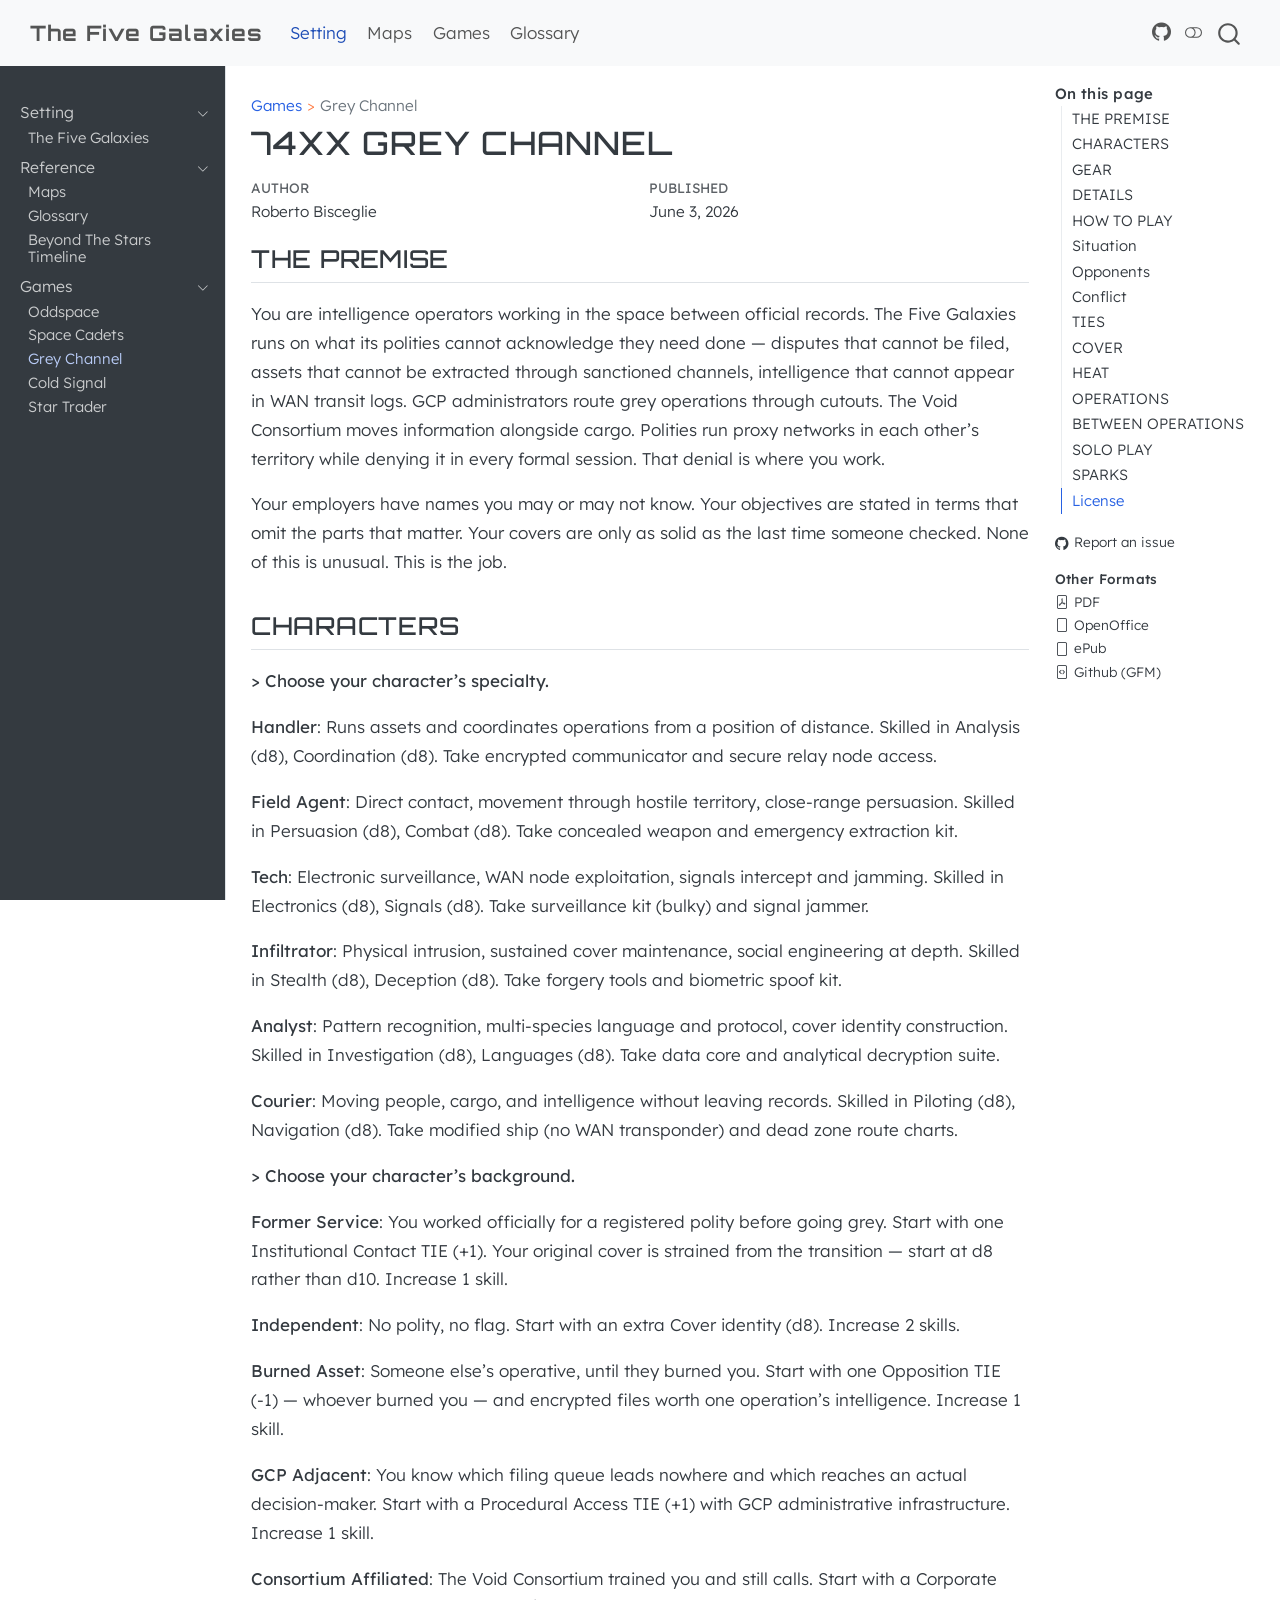
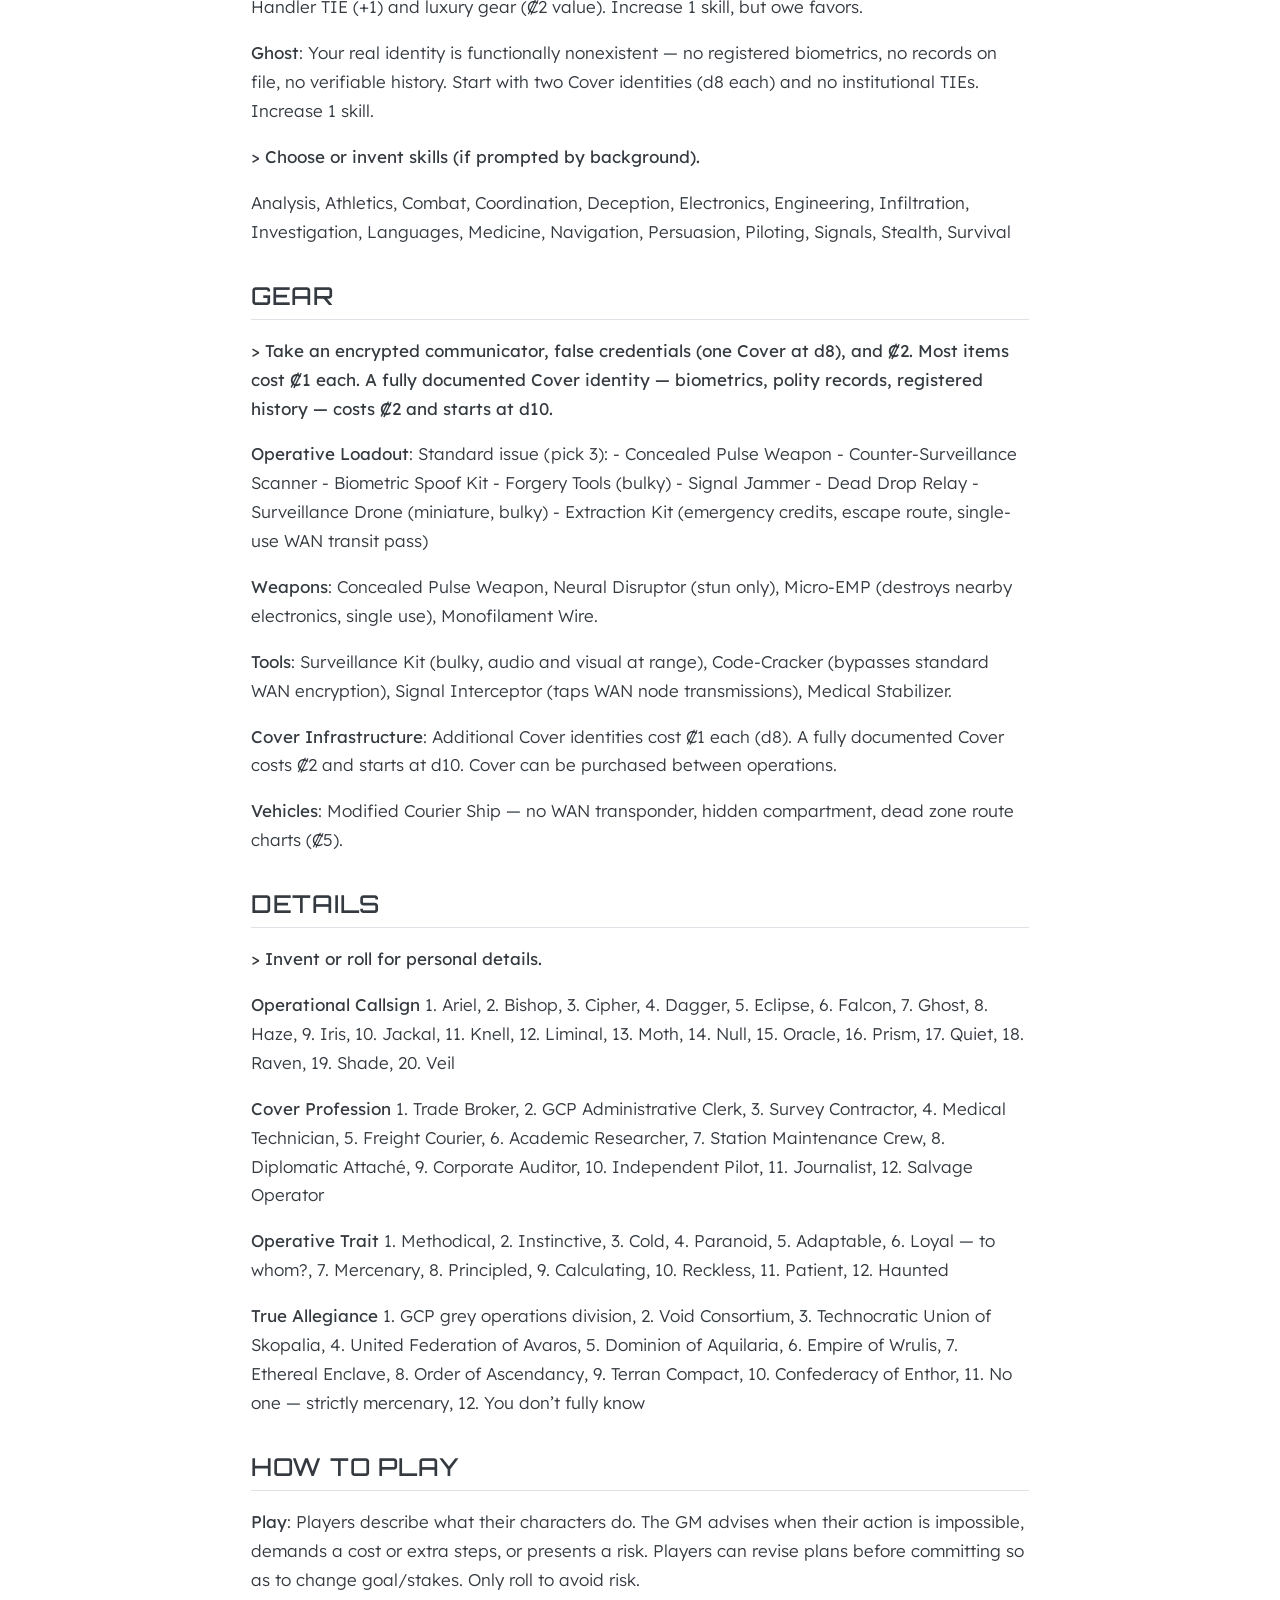
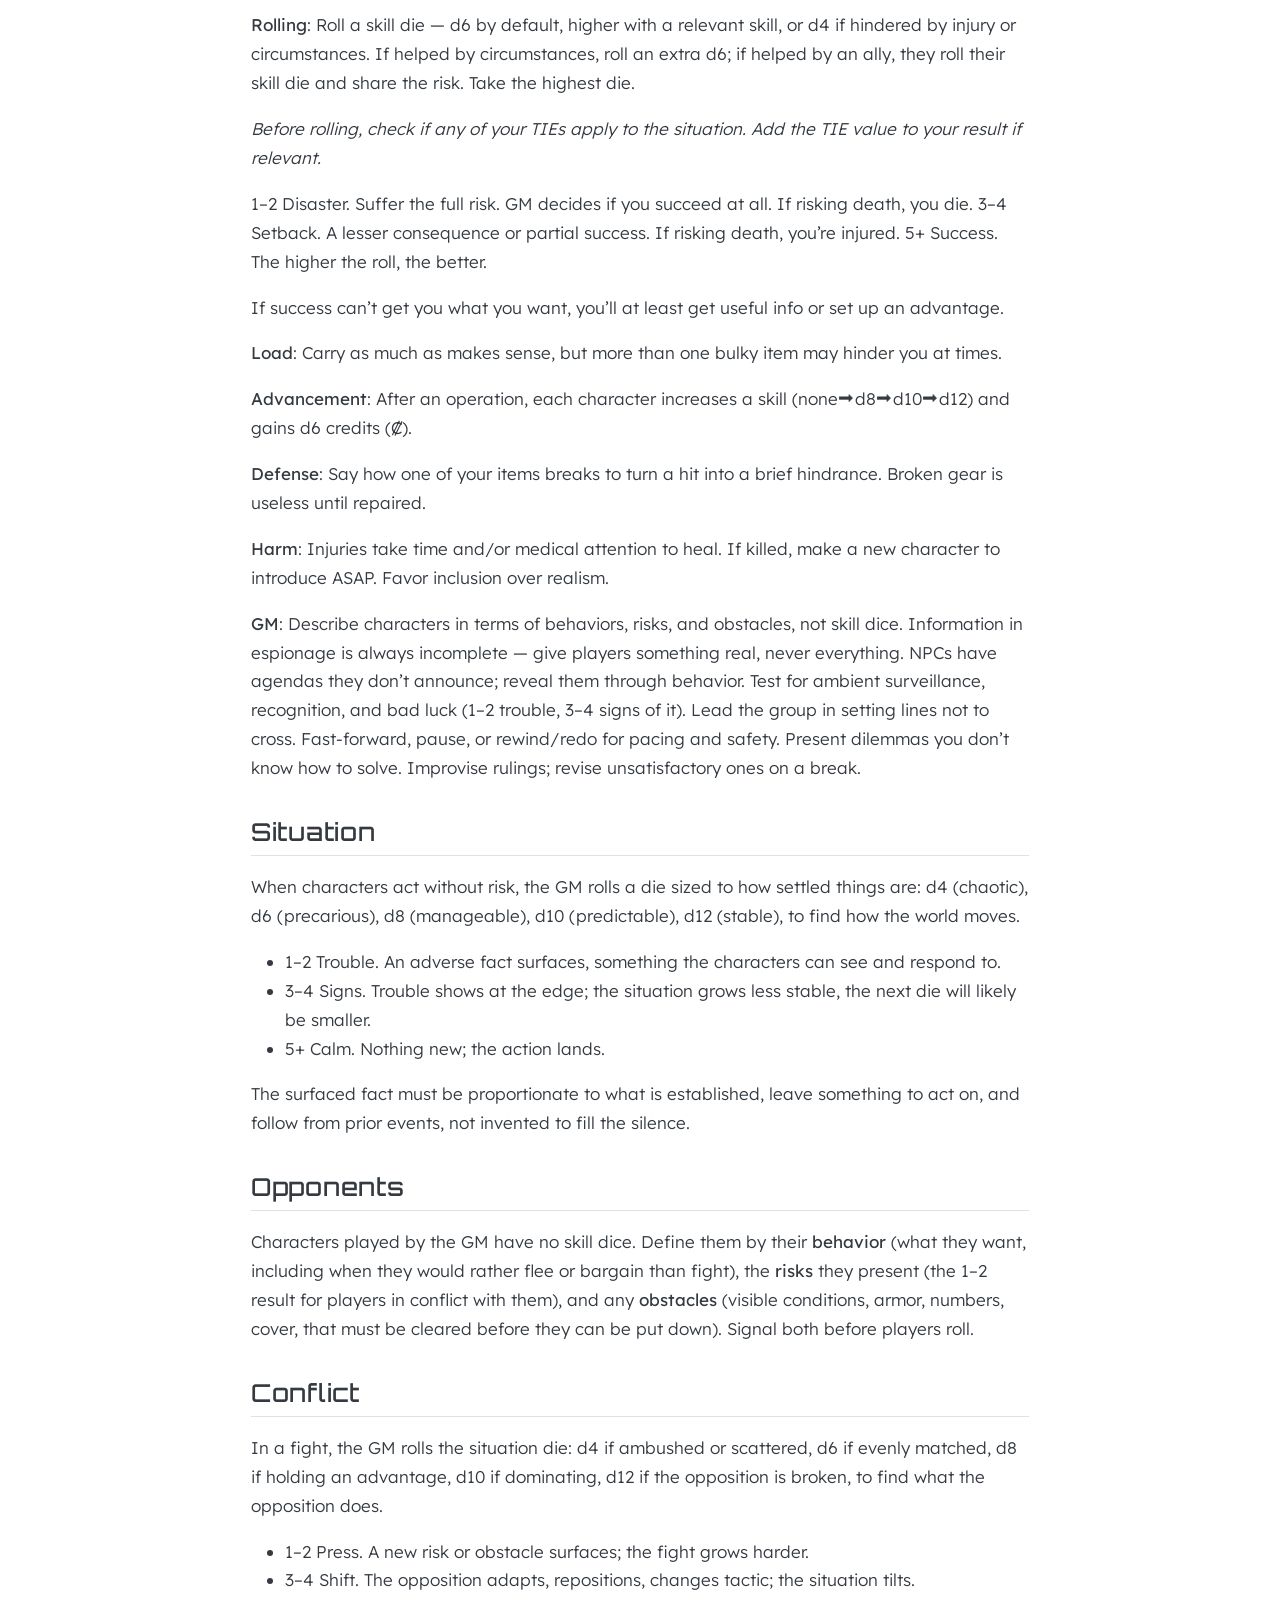
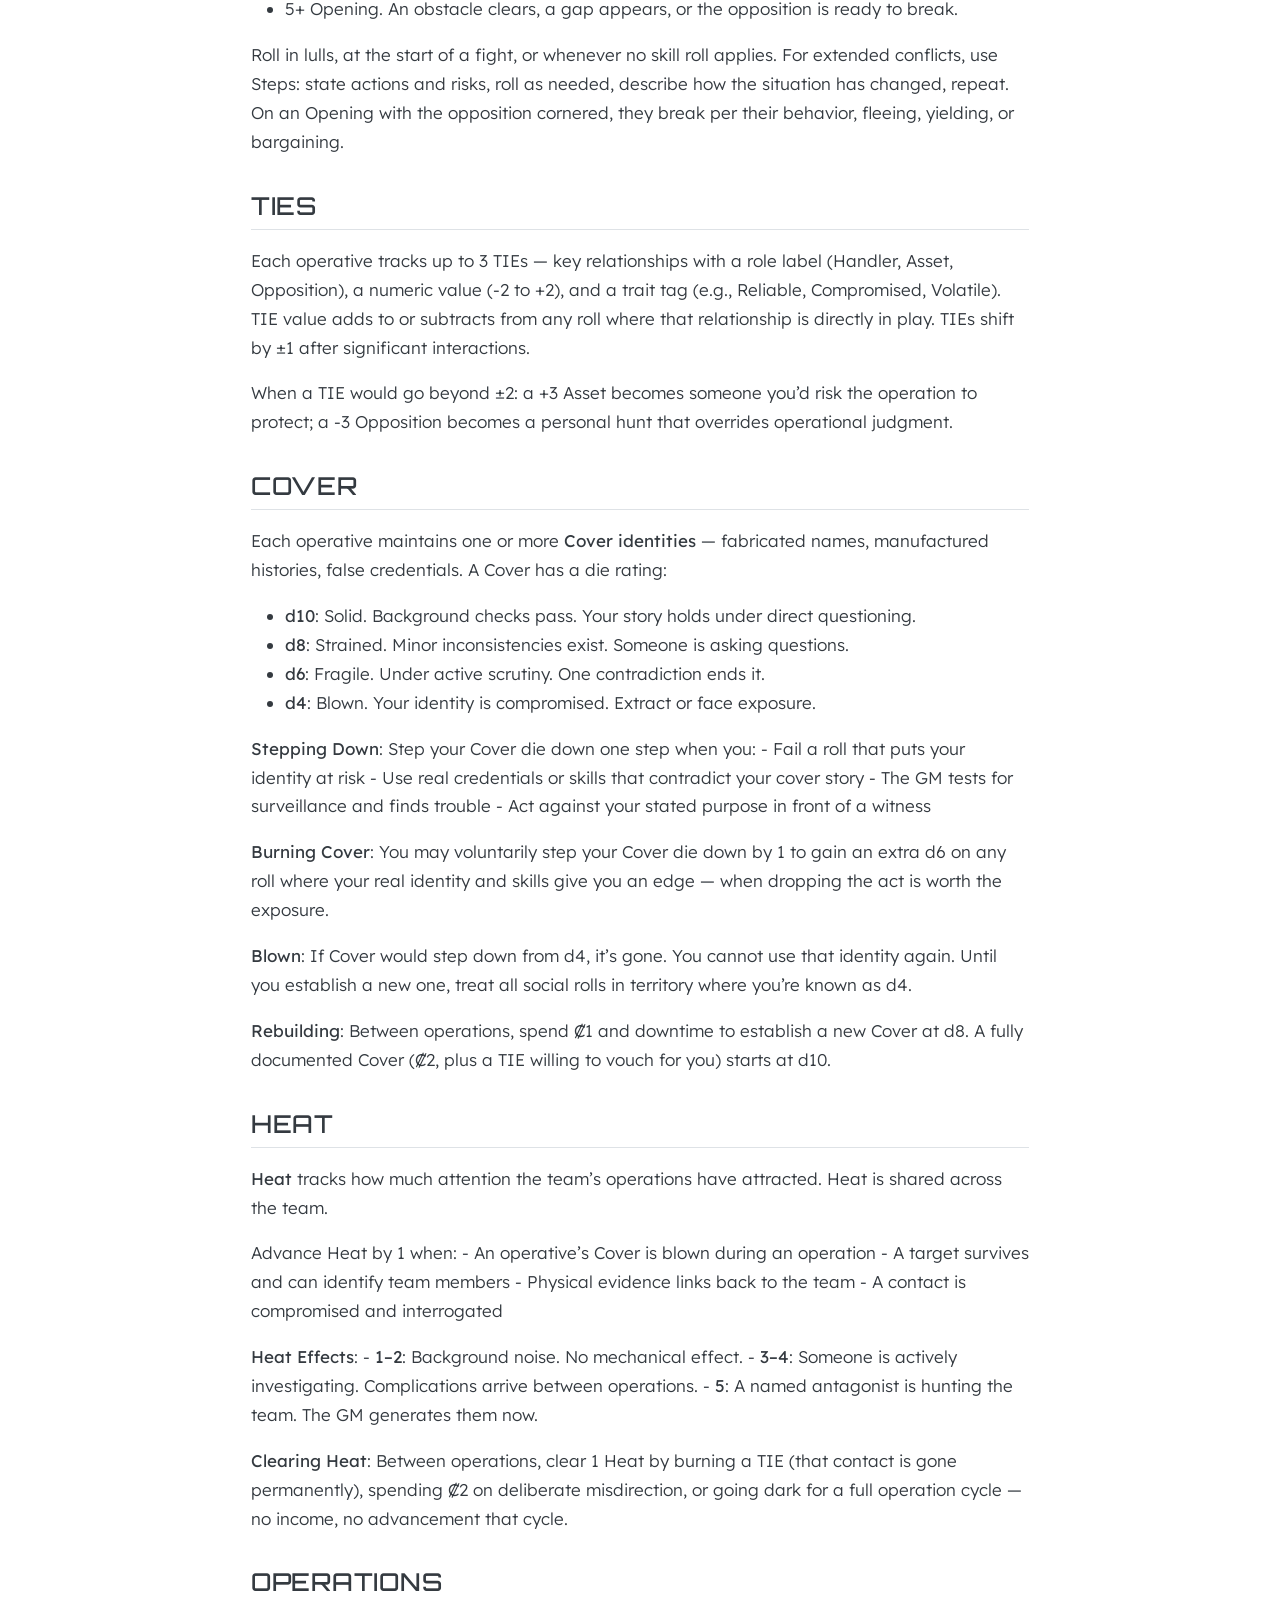
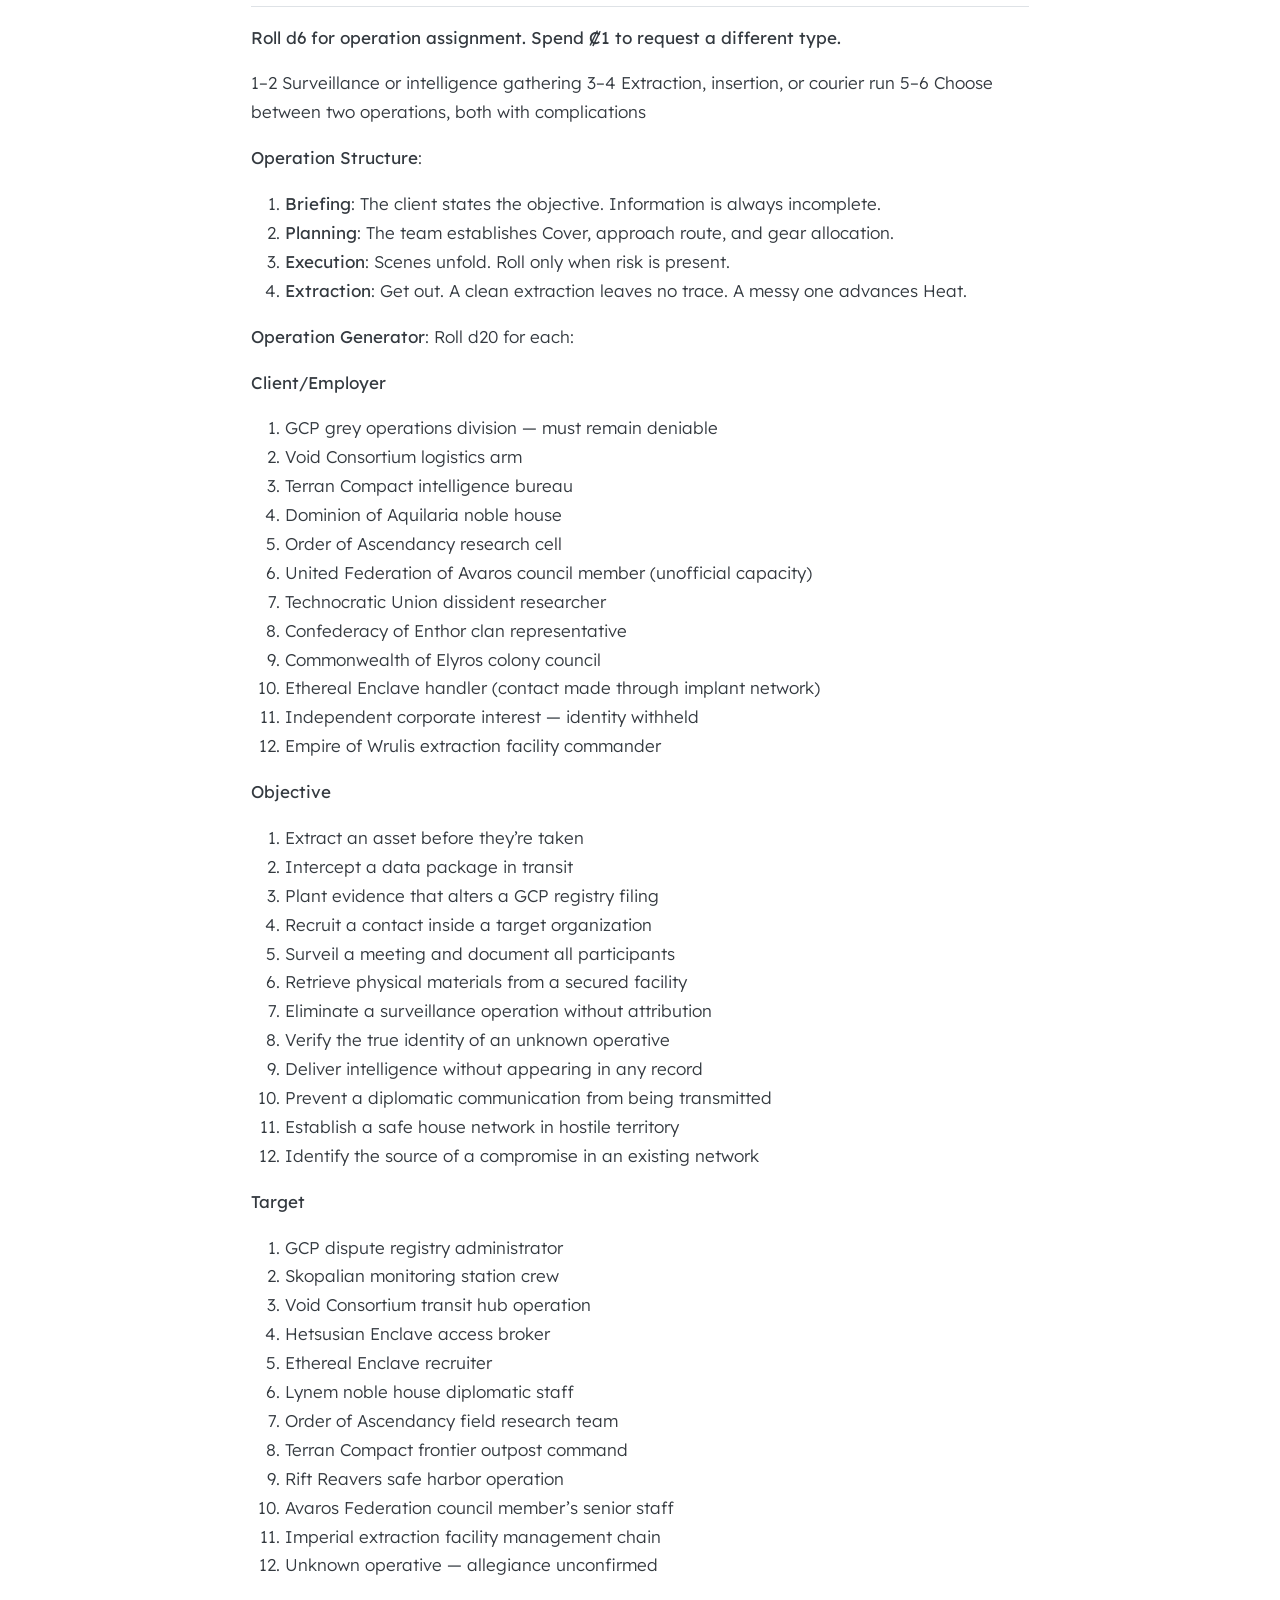
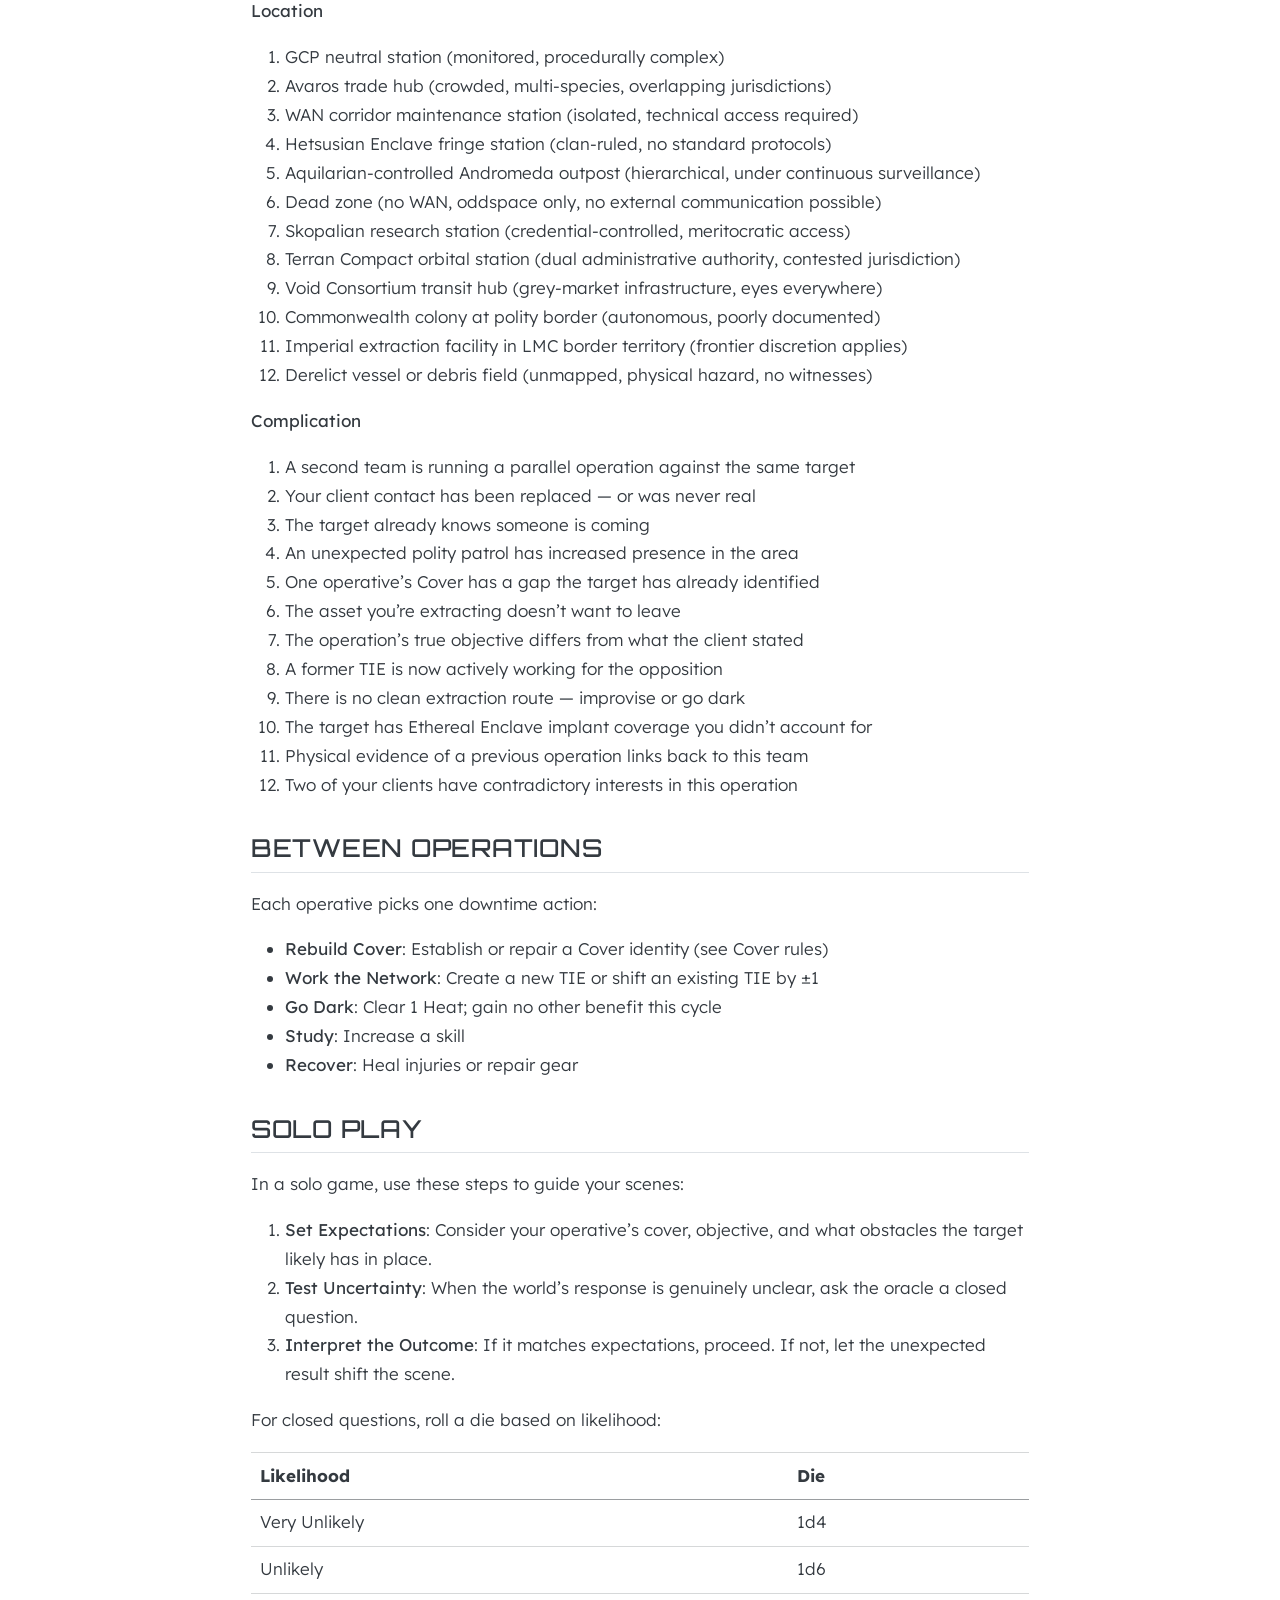
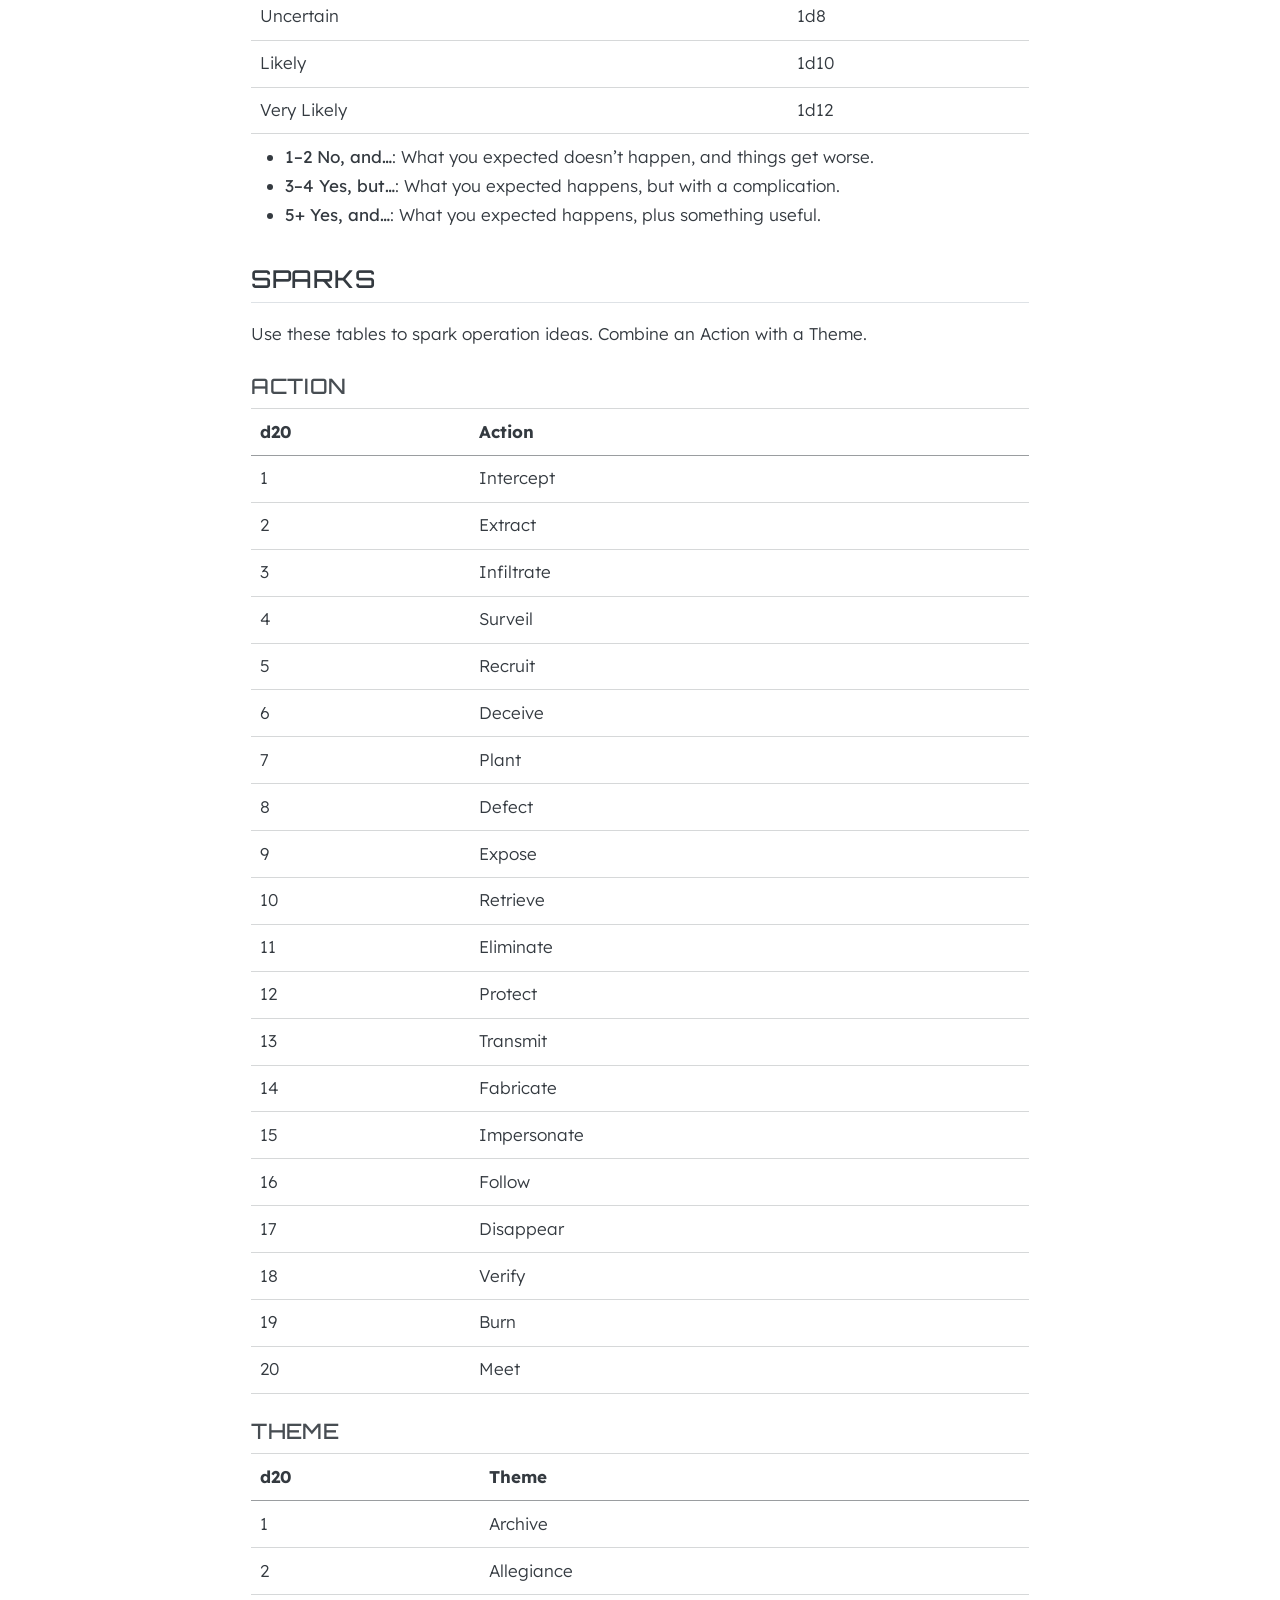
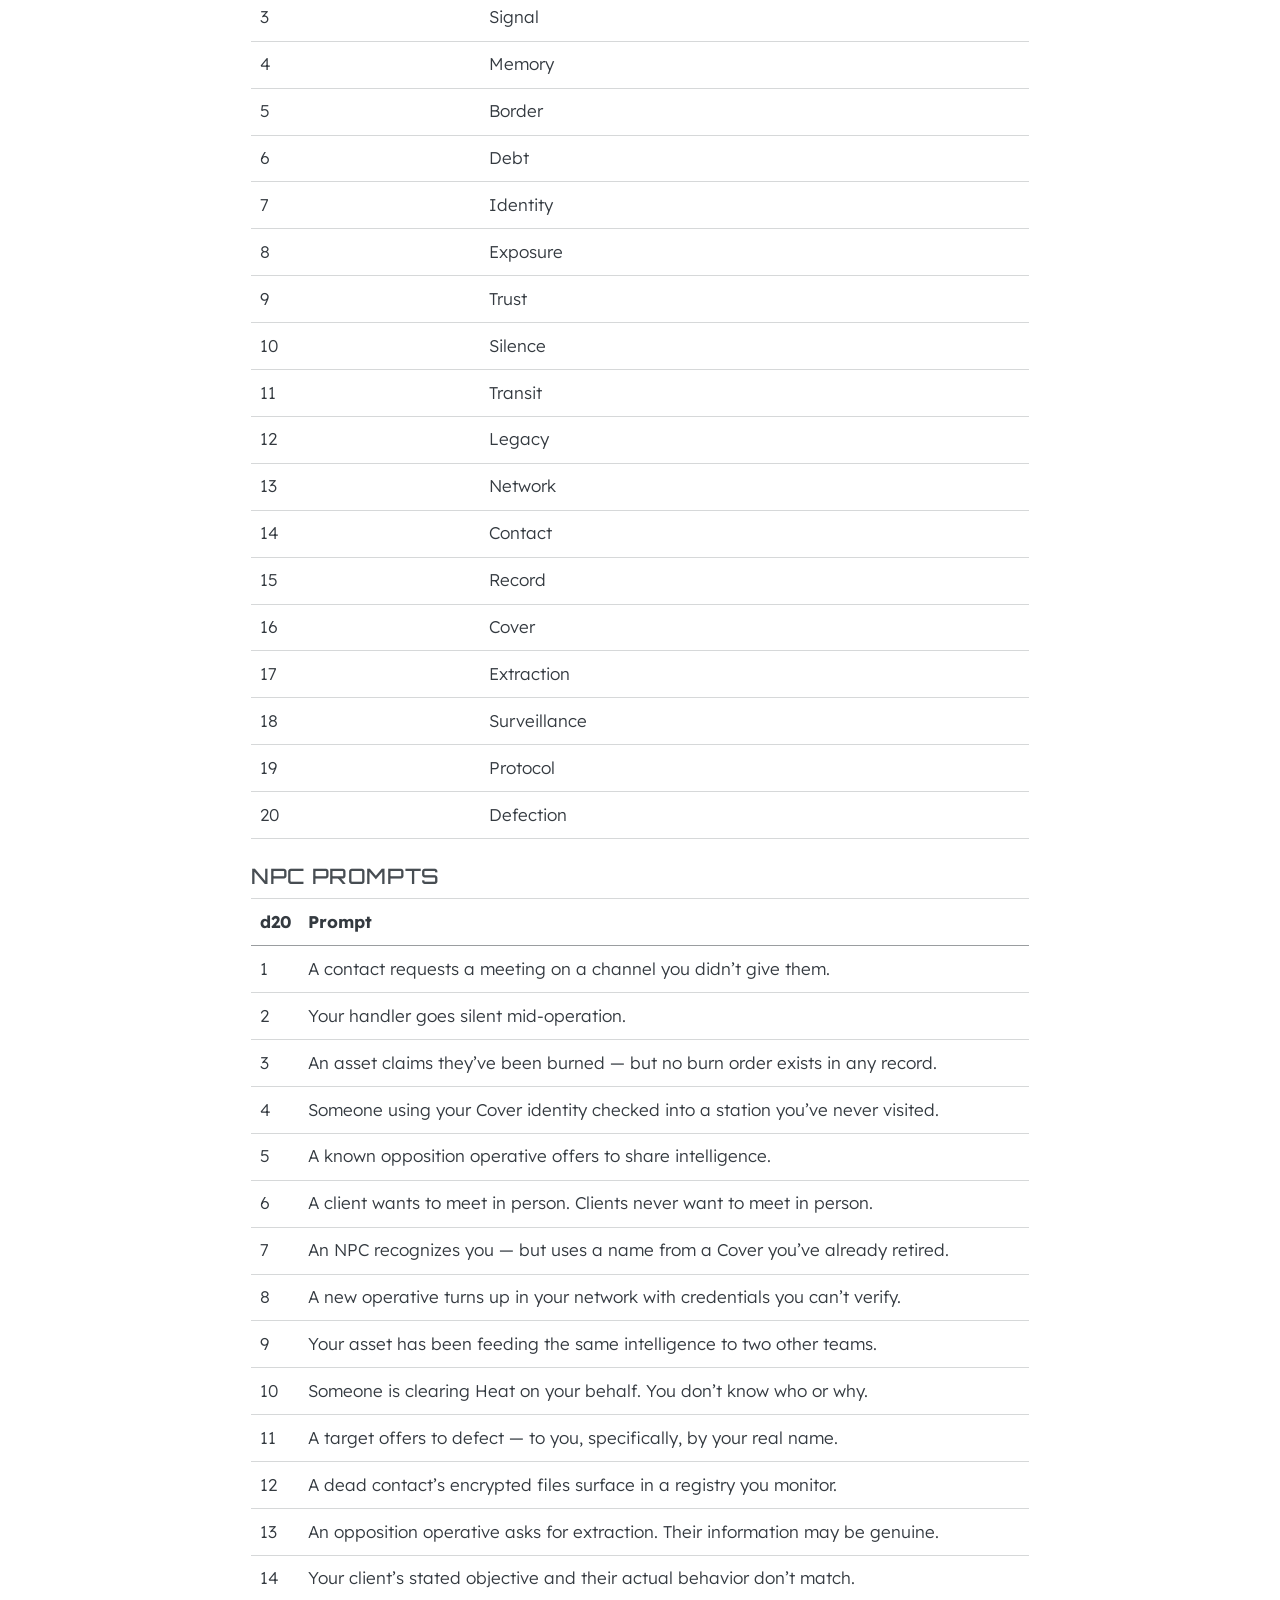
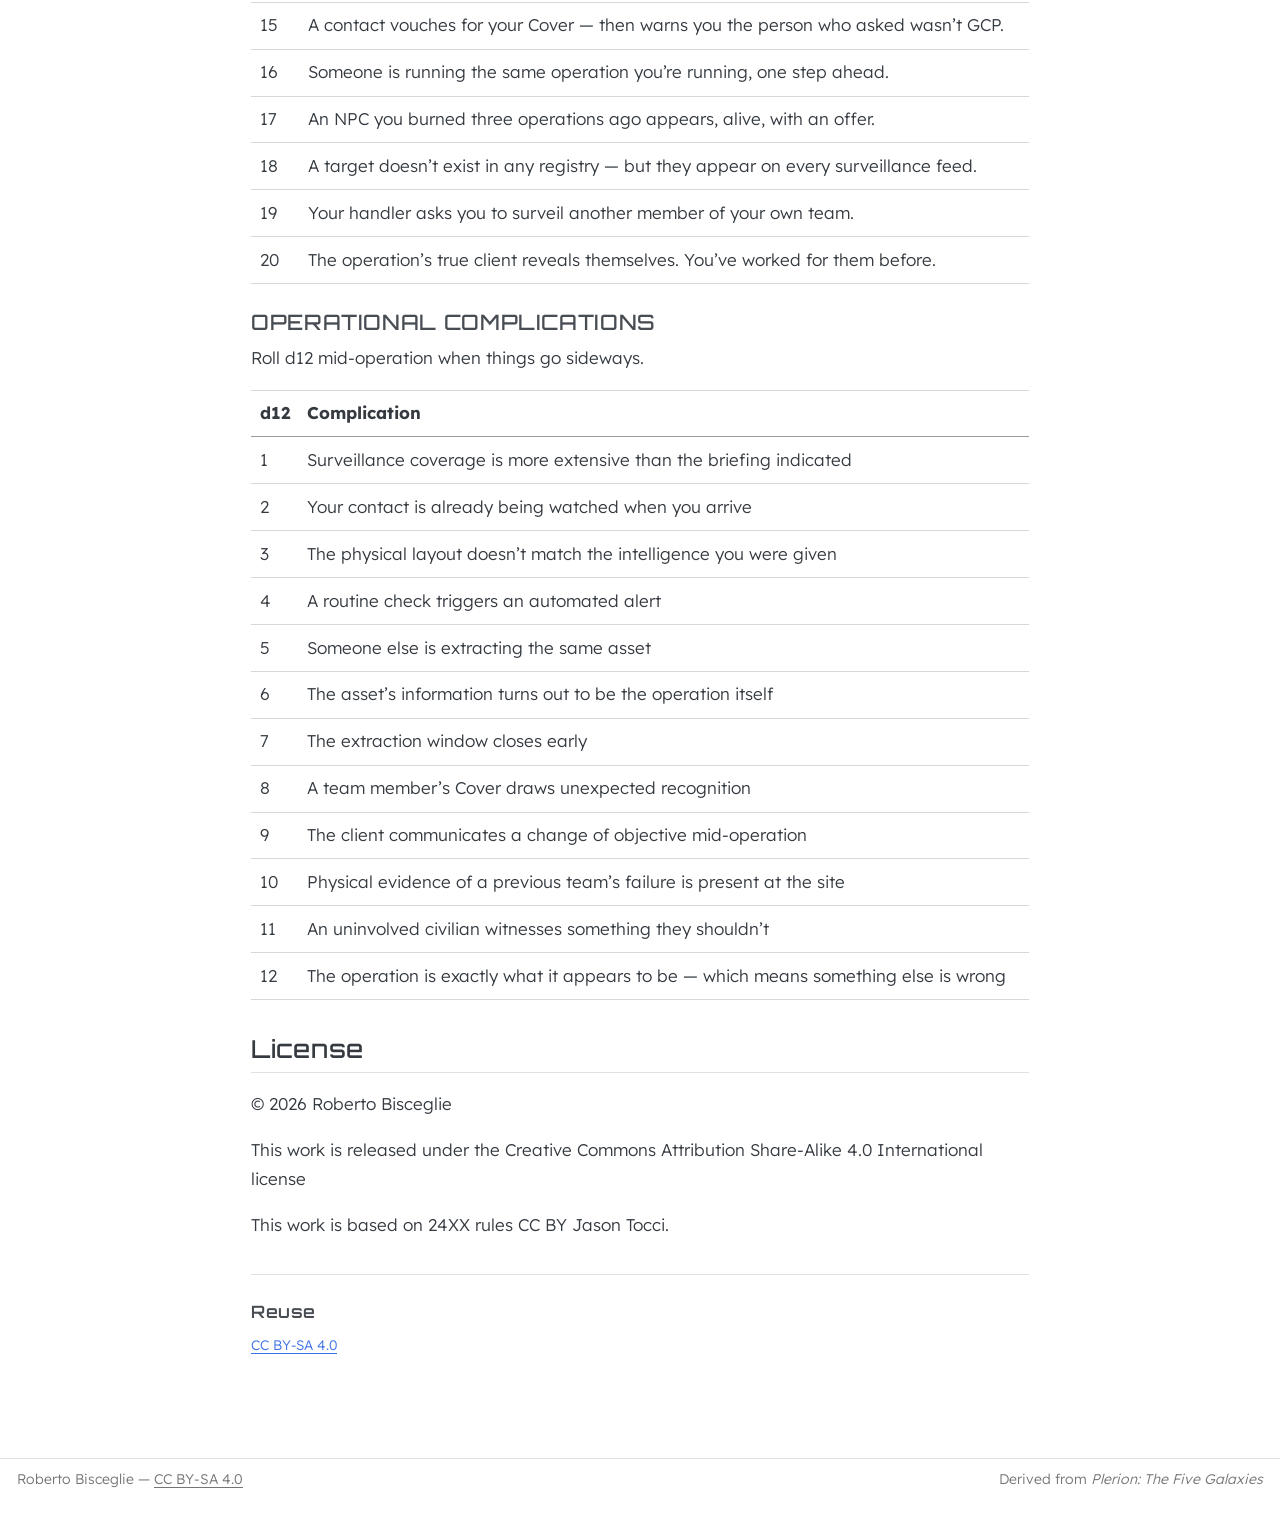
<file: 74xx_grey_channel.html>
<!DOCTYPE html>
<html xmlns="http://www.w3.org/1999/xhtml" lang="en" xml:lang="en"><head>

<meta charset="utf-8">
<meta name="generator" content="quarto-1.8.26">

<meta name="viewport" content="width=device-width, initial-scale=1.0, user-scalable=yes">

<meta name="author" content="Roberto Bisceglie">
<meta name="dcterms.date" content="2026-06-03">

<title>74XX GREY CHANNEL – The Five Galaxies</title>
<style>
code{white-space: pre-wrap;}
span.smallcaps{font-variant: small-caps;}
div.columns{display: flex; gap: min(4vw, 1.5em);}
div.column{flex: auto; overflow-x: auto;}
div.hanging-indent{margin-left: 1.5em; text-indent: -1.5em;}
ul.task-list{list-style: none;}
ul.task-list li input[type="checkbox"] {
  width: 0.8em;
  margin: 0 0.8em 0.2em -1em; /* quarto-specific, see https://github.com/quarto-dev/quarto-cli/issues/4556 */ 
  vertical-align: middle;
}
</style>


<script src="site_libs/quarto-nav/quarto-nav.js"></script>
<script src="site_libs/quarto-nav/headroom.min.js"></script>
<script src="site_libs/clipboard/clipboard.min.js"></script>
<script src="site_libs/quarto-search/autocomplete.umd.js"></script>
<script src="site_libs/quarto-search/fuse.min.js"></script>
<script src="site_libs/quarto-search/quarto-search.js"></script>
<meta name="quarto:offset" content="./">
<script src="site_libs/quarto-html/quarto.js" type="module"></script>
<script src="site_libs/quarto-html/tabsets/tabsets.js" type="module"></script>
<script src="site_libs/quarto-html/axe/axe-check.js" type="module"></script>
<script src="site_libs/quarto-html/popper.min.js"></script>
<script src="site_libs/quarto-html/tippy.umd.min.js"></script>
<script src="site_libs/quarto-html/anchor.min.js"></script>
<link href="site_libs/quarto-html/tippy.css" rel="stylesheet">
<link href="site_libs/quarto-html/quarto-syntax-highlighting-587c61ba64f3a5504c4d52d930310e48.css" rel="stylesheet" class="quarto-color-scheme" id="quarto-text-highlighting-styles">
<link href="site_libs/quarto-html/quarto-syntax-highlighting-dark-b758ccaa5987ceb1b75504551e579abf.css" rel="stylesheet" class="quarto-color-scheme quarto-color-alternate" id="quarto-text-highlighting-styles">
<link href="site_libs/quarto-html/quarto-syntax-highlighting-587c61ba64f3a5504c4d52d930310e48.css" rel="stylesheet" class="quarto-color-scheme-extra" id="quarto-text-highlighting-styles">
<script src="site_libs/bootstrap/bootstrap.min.js"></script>
<link href="site_libs/bootstrap/bootstrap-icons.css" rel="stylesheet">
<link href="site_libs/bootstrap/bootstrap-1382f62d8978ce82f8d2d9927f48b3dc.min.css" rel="stylesheet" append-hash="true" class="quarto-color-scheme" id="quarto-bootstrap" data-mode="light">
<link href="site_libs/bootstrap/bootstrap-dark-770f93cf0d6bce23fd1869f728bdc28a.min.css" rel="stylesheet" append-hash="true" class="quarto-color-scheme quarto-color-alternate" id="quarto-bootstrap" data-mode="dark">
<link href="site_libs/bootstrap/bootstrap-1382f62d8978ce82f8d2d9927f48b3dc.min.css" rel="stylesheet" append-hash="true" class="quarto-color-scheme-extra" id="quarto-bootstrap" data-mode="light">
<script id="quarto-search-options" type="application/json">{
  "location": "navbar",
  "copy-button": false,
  "collapse-after": 3,
  "panel-placement": "end",
  "type": "overlay",
  "limit": 50,
  "keyboard-shortcut": [
    "f",
    "/",
    "s"
  ],
  "show-item-context": false,
  "language": {
    "search-no-results-text": "No results",
    "search-matching-documents-text": "matching documents",
    "search-copy-link-title": "Copy link to search",
    "search-hide-matches-text": "Hide additional matches",
    "search-more-match-text": "more match in this document",
    "search-more-matches-text": "more matches in this document",
    "search-clear-button-title": "Clear",
    "search-text-placeholder": "",
    "search-detached-cancel-button-title": "Cancel",
    "search-submit-button-title": "Submit",
    "search-label": "Search"
  }
}</script>
<link rel="preconnect" href="https://fonts.googleapis.com">

<link rel="preconnect" href="https://fonts.gstatic.com" crossorigin="">

<link href="https://fonts.googleapis.com/css2?family=Lexend:wght@300;400;500&amp;family=Orbitron:wght@400;500;700;900&amp;display=swap" rel="stylesheet">



</head>

<body class="nav-sidebar docked nav-fixed quarto-light"><script id="quarto-html-before-body" type="application/javascript">
    const toggleBodyColorMode = (bsSheetEl) => {
      const mode = bsSheetEl.getAttribute("data-mode");
      const bodyEl = window.document.querySelector("body");
      if (mode === "dark") {
        bodyEl.classList.add("quarto-dark");
        bodyEl.classList.remove("quarto-light");
      } else {
        bodyEl.classList.add("quarto-light");
        bodyEl.classList.remove("quarto-dark");
      }
    }
    const toggleBodyColorPrimary = () => {
      const bsSheetEl = window.document.querySelector("link#quarto-bootstrap:not([rel=disabled-stylesheet])");
      if (bsSheetEl) {
        toggleBodyColorMode(bsSheetEl);
      }
    }
    const setColorSchemeToggle = (alternate) => {
      const toggles = window.document.querySelectorAll('.quarto-color-scheme-toggle');
      for (let i=0; i < toggles.length; i++) {
        const toggle = toggles[i];
        if (toggle) {
          if (alternate) {
            toggle.classList.add("alternate");
          } else {
            toggle.classList.remove("alternate");
          }
        }
      }
    };
    const toggleColorMode = (alternate) => {
      // Switch the stylesheets
      const primaryStylesheets = window.document.querySelectorAll('link.quarto-color-scheme:not(.quarto-color-alternate)');
      const alternateStylesheets = window.document.querySelectorAll('link.quarto-color-scheme.quarto-color-alternate');
      manageTransitions('#quarto-margin-sidebar .nav-link', false);
      if (alternate) {
        // note: dark is layered on light, we don't disable primary!
        enableStylesheet(alternateStylesheets);
        for (const sheetNode of alternateStylesheets) {
          if (sheetNode.id === "quarto-bootstrap") {
            toggleBodyColorMode(sheetNode);
          }
        }
      } else {
        disableStylesheet(alternateStylesheets);
        enableStylesheet(primaryStylesheets)
        toggleBodyColorPrimary();
      }
      manageTransitions('#quarto-margin-sidebar .nav-link', true);
      // Switch the toggles
      setColorSchemeToggle(alternate)
      // Hack to workaround the fact that safari doesn't
      // properly recolor the scrollbar when toggling (#1455)
      if (navigator.userAgent.indexOf('Safari') > 0 && navigator.userAgent.indexOf('Chrome') == -1) {
        manageTransitions("body", false);
        window.scrollTo(0, 1);
        setTimeout(() => {
          window.scrollTo(0, 0);
          manageTransitions("body", true);
        }, 40);
      }
    }
    const disableStylesheet = (stylesheets) => {
      for (let i=0; i < stylesheets.length; i++) {
        const stylesheet = stylesheets[i];
        stylesheet.rel = 'disabled-stylesheet';
      }
    }
    const enableStylesheet = (stylesheets) => {
      for (let i=0; i < stylesheets.length; i++) {
        const stylesheet = stylesheets[i];
        if(stylesheet.rel !== 'stylesheet') { // for Chrome, which will still FOUC without this check
          stylesheet.rel = 'stylesheet';
        }
      }
    }
    const manageTransitions = (selector, allowTransitions) => {
      const els = window.document.querySelectorAll(selector);
      for (let i=0; i < els.length; i++) {
        const el = els[i];
        if (allowTransitions) {
          el.classList.remove('notransition');
        } else {
          el.classList.add('notransition');
        }
      }
    }
    const isFileUrl = () => {
      return window.location.protocol === 'file:';
    }
    const hasAlternateSentinel = () => {
      let styleSentinel = getColorSchemeSentinel();
      if (styleSentinel !== null) {
        return styleSentinel === "alternate";
      } else {
        return false;
      }
    }
    const setStyleSentinel = (alternate) => {
      const value = alternate ? "alternate" : "default";
      if (!isFileUrl()) {
        window.localStorage.setItem("quarto-color-scheme", value);
      } else {
        localAlternateSentinel = value;
      }
    }
    const getColorSchemeSentinel = () => {
      if (!isFileUrl()) {
        const storageValue = window.localStorage.getItem("quarto-color-scheme");
        return storageValue != null ? storageValue : localAlternateSentinel;
      } else {
        return localAlternateSentinel;
      }
    }
    const toggleGiscusIfUsed = (isAlternate, darkModeDefault) => {
      const baseTheme = document.querySelector('#giscus-base-theme')?.value ?? 'light';
      const alternateTheme = document.querySelector('#giscus-alt-theme')?.value ?? 'dark';
      let newTheme = '';
      if(authorPrefersDark) {
        newTheme = isAlternate ? baseTheme : alternateTheme;
      } else {
        newTheme = isAlternate ? alternateTheme : baseTheme;
      }
      const changeGiscusTheme = () => {
        // From: https://github.com/giscus/giscus/issues/336
        const sendMessage = (message) => {
          const iframe = document.querySelector('iframe.giscus-frame');
          if (!iframe) return;
          iframe.contentWindow.postMessage({ giscus: message }, 'https://giscus.app');
        }
        sendMessage({
          setConfig: {
            theme: newTheme
          }
        });
      }
      const isGiscussLoaded = window.document.querySelector('iframe.giscus-frame') !== null;
      if (isGiscussLoaded) {
        changeGiscusTheme();
      }
    };
    const authorPrefersDark = false;
    const darkModeDefault = authorPrefersDark;
      document.querySelector('link#quarto-text-highlighting-styles.quarto-color-scheme-extra').rel = 'disabled-stylesheet';
      document.querySelector('link#quarto-bootstrap.quarto-color-scheme-extra').rel = 'disabled-stylesheet';
    let localAlternateSentinel = darkModeDefault ? 'alternate' : 'default';
    // Dark / light mode switch
    window.quartoToggleColorScheme = () => {
      // Read the current dark / light value
      let toAlternate = !hasAlternateSentinel();
      toggleColorMode(toAlternate);
      setStyleSentinel(toAlternate);
      toggleGiscusIfUsed(toAlternate, darkModeDefault);
      window.dispatchEvent(new Event('resize'));
    };
    // Switch to dark mode if need be
    if (hasAlternateSentinel()) {
      toggleColorMode(true);
    } else {
      toggleColorMode(false);
    }
  </script>

<div id="quarto-search-results"></div>
  <header id="quarto-header" class="headroom fixed-top">
    <nav class="navbar navbar-expand-lg " data-bs-theme="dark">
      <div class="navbar-container container-fluid">
      <div class="navbar-brand-container mx-auto">
    <a class="navbar-brand" href="./index.html">
    <span class="navbar-title">The Five Galaxies</span>
    </a>
  </div>
            <div id="quarto-search" class="" title="Search"></div>
          <button class="navbar-toggler" type="button" data-bs-toggle="collapse" data-bs-target="#navbarCollapse" aria-controls="navbarCollapse" role="menu" aria-expanded="false" aria-label="Toggle navigation" onclick="if (window.quartoToggleHeadroom) { window.quartoToggleHeadroom(); }">
  <span class="navbar-toggler-icon"></span>
</button>
          <div class="collapse navbar-collapse" id="navbarCollapse">
            <ul class="navbar-nav navbar-nav-scroll me-auto">
  <li class="nav-item">
    <a class="nav-link active" href="./setting/the_five_galaxies.html" aria-current="page"> 
<span class="menu-text">Setting</span></a>
  </li>  
  <li class="nav-item">
    <a class="nav-link" href="./maps.html"> 
<span class="menu-text">Maps</span></a>
  </li>  
  <li class="nav-item">
    <a class="nav-link" href="./74xx_oddspace.html"> 
<span class="menu-text">Games</span></a>
  </li>  
  <li class="nav-item">
    <a class="nav-link" href="./setting/GLOSSARY.html"> 
<span class="menu-text">Glossary</span></a>
  </li>  
</ul>
            <ul class="navbar-nav navbar-nav-scroll ms-auto">
  <li class="nav-item compact">
    <a class="nav-link" href="https://github.com/zeruhur/the_five_galaxies"> <i class="bi bi-github" role="img">
</i> 
<span class="menu-text"></span></a>
  </li>  
</ul>
          </div> <!-- /navcollapse -->
            <div class="quarto-navbar-tools">
  <a href="" class="quarto-color-scheme-toggle quarto-navigation-tool  px-1" onclick="window.quartoToggleColorScheme(); return false;" title="Toggle dark mode"><i class="bi"></i></a>
</div>
      </div> <!-- /container-fluid -->
    </nav>
  <nav class="quarto-secondary-nav">
    <div class="container-fluid d-flex">
      <button type="button" class="quarto-btn-toggle btn" data-bs-toggle="collapse" role="button" data-bs-target=".quarto-sidebar-collapse-item" aria-controls="quarto-sidebar" aria-expanded="false" aria-label="Toggle sidebar navigation" onclick="if (window.quartoToggleHeadroom) { window.quartoToggleHeadroom(); }">
        <i class="bi bi-layout-text-sidebar-reverse"></i>
      </button>
        <nav class="quarto-page-breadcrumbs" aria-label="breadcrumb"><ol class="breadcrumb"><li class="breadcrumb-item"><a href="./74xx_oddspace.html">Games</a></li><li class="breadcrumb-item"><a href="./74xx_grey_channel.html">Grey Channel</a></li></ol></nav>
        <a class="flex-grow-1" role="navigation" data-bs-toggle="collapse" data-bs-target=".quarto-sidebar-collapse-item" aria-controls="quarto-sidebar" aria-expanded="false" aria-label="Toggle sidebar navigation" onclick="if (window.quartoToggleHeadroom) { window.quartoToggleHeadroom(); }">      
        </a>
    </div>
  </nav>
</header>
<!-- content -->
<div id="quarto-content" class="quarto-container page-columns page-rows-contents page-layout-article page-navbar">
<!-- sidebar -->
  <nav id="quarto-sidebar" class="sidebar collapse collapse-horizontal quarto-sidebar-collapse-item sidebar-navigation docked overflow-auto">
    <div class="sidebar-menu-container"> 
    <ul class="list-unstyled mt-1">
        <li class="sidebar-item sidebar-item-section">
      <div class="sidebar-item-container"> 
            <a class="sidebar-item-text sidebar-link text-start" data-bs-toggle="collapse" data-bs-target="#quarto-sidebar-section-1" role="navigation" aria-expanded="true">
 <span class="menu-text">Setting</span></a>
          <a class="sidebar-item-toggle text-start" data-bs-toggle="collapse" data-bs-target="#quarto-sidebar-section-1" role="navigation" aria-expanded="true" aria-label="Toggle section">
            <i class="bi bi-chevron-right ms-2"></i>
          </a> 
      </div>
      <ul id="quarto-sidebar-section-1" class="collapse list-unstyled sidebar-section depth1 show">  
          <li class="sidebar-item">
  <div class="sidebar-item-container"> 
  <a href="./setting/the_five_galaxies.html" class="sidebar-item-text sidebar-link">
 <span class="menu-text">The Five Galaxies</span></a>
  </div>
</li>
      </ul>
  </li>
        <li class="sidebar-item sidebar-item-section">
      <div class="sidebar-item-container"> 
            <a class="sidebar-item-text sidebar-link text-start" data-bs-toggle="collapse" data-bs-target="#quarto-sidebar-section-2" role="navigation" aria-expanded="true">
 <span class="menu-text">Reference</span></a>
          <a class="sidebar-item-toggle text-start" data-bs-toggle="collapse" data-bs-target="#quarto-sidebar-section-2" role="navigation" aria-expanded="true" aria-label="Toggle section">
            <i class="bi bi-chevron-right ms-2"></i>
          </a> 
      </div>
      <ul id="quarto-sidebar-section-2" class="collapse list-unstyled sidebar-section depth1 show">  
          <li class="sidebar-item">
  <div class="sidebar-item-container"> 
  <a href="./maps.html" class="sidebar-item-text sidebar-link">
 <span class="menu-text">Maps</span></a>
  </div>
</li>
          <li class="sidebar-item">
  <div class="sidebar-item-container"> 
  <a href="./setting/GLOSSARY.html" class="sidebar-item-text sidebar-link">
 <span class="menu-text">Glossary</span></a>
  </div>
</li>
          <li class="sidebar-item">
  <div class="sidebar-item-container"> 
  <a href="./orion_timeline.html" class="sidebar-item-text sidebar-link">
 <span class="menu-text">Beyond The Stars Timeline</span></a>
  </div>
</li>
      </ul>
  </li>
        <li class="sidebar-item sidebar-item-section">
      <div class="sidebar-item-container"> 
            <a class="sidebar-item-text sidebar-link text-start" data-bs-toggle="collapse" data-bs-target="#quarto-sidebar-section-3" role="navigation" aria-expanded="true">
 <span class="menu-text">Games</span></a>
          <a class="sidebar-item-toggle text-start" data-bs-toggle="collapse" data-bs-target="#quarto-sidebar-section-3" role="navigation" aria-expanded="true" aria-label="Toggle section">
            <i class="bi bi-chevron-right ms-2"></i>
          </a> 
      </div>
      <ul id="quarto-sidebar-section-3" class="collapse list-unstyled sidebar-section depth1 show">  
          <li class="sidebar-item">
  <div class="sidebar-item-container"> 
  <a href="./74xx_oddspace.html" class="sidebar-item-text sidebar-link">
 <span class="menu-text">Oddspace</span></a>
  </div>
</li>
          <li class="sidebar-item">
  <div class="sidebar-item-container"> 
  <a href="./74xx_space_cadets.html" class="sidebar-item-text sidebar-link">
 <span class="menu-text">Space Cadets</span></a>
  </div>
</li>
          <li class="sidebar-item">
  <div class="sidebar-item-container"> 
  <a href="./74xx_grey_channel.html" class="sidebar-item-text sidebar-link active">
 <span class="menu-text">Grey Channel</span></a>
  </div>
</li>
          <li class="sidebar-item">
  <div class="sidebar-item-container"> 
  <a href="./74xx_cold_signal.html" class="sidebar-item-text sidebar-link">
 <span class="menu-text">Cold Signal</span></a>
  </div>
</li>
          <li class="sidebar-item">
  <div class="sidebar-item-container"> 
  <a href="./74xx_star_trader.html" class="sidebar-item-text sidebar-link">
 <span class="menu-text">Star Trader</span></a>
  </div>
</li>
      </ul>
  </li>
    </ul>
    </div>
</nav>
<div id="quarto-sidebar-glass" class="quarto-sidebar-collapse-item" data-bs-toggle="collapse" data-bs-target=".quarto-sidebar-collapse-item"></div>
<!-- margin-sidebar -->
    <div id="quarto-margin-sidebar" class="sidebar margin-sidebar">
        <nav id="TOC" role="doc-toc" class="toc-active">
    <h2 id="toc-title">On this page</h2>
   
  <ul>
  <li><a href="#the-premise" id="toc-the-premise" class="nav-link active" data-scroll-target="#the-premise">THE PREMISE</a></li>
  <li><a href="#characters" id="toc-characters" class="nav-link" data-scroll-target="#characters">CHARACTERS</a></li>
  <li><a href="#gear" id="toc-gear" class="nav-link" data-scroll-target="#gear">GEAR</a></li>
  <li><a href="#details" id="toc-details" class="nav-link" data-scroll-target="#details">DETAILS</a></li>
  <li><a href="#how-to-play" id="toc-how-to-play" class="nav-link" data-scroll-target="#how-to-play">HOW TO PLAY</a></li>
  <li><a href="#situation" id="toc-situation" class="nav-link" data-scroll-target="#situation">Situation</a></li>
  <li><a href="#opponents" id="toc-opponents" class="nav-link" data-scroll-target="#opponents">Opponents</a></li>
  <li><a href="#conflict" id="toc-conflict" class="nav-link" data-scroll-target="#conflict">Conflict</a></li>
  <li><a href="#ties" id="toc-ties" class="nav-link" data-scroll-target="#ties">TIES</a></li>
  <li><a href="#cover" id="toc-cover" class="nav-link" data-scroll-target="#cover">COVER</a></li>
  <li><a href="#heat" id="toc-heat" class="nav-link" data-scroll-target="#heat">HEAT</a></li>
  <li><a href="#operations" id="toc-operations" class="nav-link" data-scroll-target="#operations">OPERATIONS</a></li>
  <li><a href="#between-operations" id="toc-between-operations" class="nav-link" data-scroll-target="#between-operations">BETWEEN OPERATIONS</a></li>
  <li><a href="#solo-play" id="toc-solo-play" class="nav-link" data-scroll-target="#solo-play">SOLO PLAY</a></li>
  <li><a href="#sparks" id="toc-sparks" class="nav-link" data-scroll-target="#sparks">SPARKS</a></li>
  <li><a href="#license" id="toc-license" class="nav-link" data-scroll-target="#license">License</a></li>
  </ul>
<div class="toc-actions"><ul><li><a href="https://github.com/zeruhur/the_five_galaxies/issues/new" class="toc-action"><i class="bi bi-github"></i>Report an issue</a></li></ul></div><div class="quarto-alternate-formats"><h2>Other Formats</h2><ul><li><a href="74xx_grey_channel.pdf"><i class="bi bi-file-pdf"></i>PDF</a></li><li><a href="74xx_grey_channel.odt"><i class="bi bi-file"></i>OpenOffice</a></li><li><a href="74xx_grey_channel.epub"><i class="bi bi-file"></i>ePub</a></li><li><a href="74xx_grey_channel-gfm.md"><i class="bi bi-file-code"></i>Github (GFM)</a></li></ul></div></nav>
    </div>
<!-- main -->
<main class="content" id="quarto-document-content">


<header id="title-block-header" class="quarto-title-block default"><nav class="quarto-page-breadcrumbs quarto-title-breadcrumbs d-none d-lg-block" aria-label="breadcrumb"><ol class="breadcrumb"><li class="breadcrumb-item"><a href="./74xx_oddspace.html">Games</a></li><li class="breadcrumb-item"><a href="./74xx_grey_channel.html">Grey Channel</a></li></ol></nav>
<div class="quarto-title">
<h1 class="title">74XX GREY CHANNEL</h1>
</div>



<div class="quarto-title-meta">

    <div>
    <div class="quarto-title-meta-heading">Author</div>
    <div class="quarto-title-meta-contents">
             <p>Roberto Bisceglie </p>
          </div>
  </div>
    
    <div>
    <div class="quarto-title-meta-heading">Published</div>
    <div class="quarto-title-meta-contents">
      <p class="date">June 3, 2026</p>
    </div>
  </div>
  
    
  </div>
  


</header>


<section id="the-premise" class="level2">
<h2 class="anchored" data-anchor-id="the-premise">THE PREMISE</h2>
<p>You are intelligence operators working in the space between official records. The Five Galaxies runs on what its polities cannot acknowledge they need done — disputes that cannot be filed, assets that cannot be extracted through sanctioned channels, intelligence that cannot appear in WAN transit logs. GCP administrators route grey operations through cutouts. The Void Consortium moves information alongside cargo. Polities run proxy networks in each other’s territory while denying it in every formal session. That denial is where you work.</p>
<p>Your employers have names you may or may not know. Your objectives are stated in terms that omit the parts that matter. Your covers are only as solid as the last time someone checked. None of this is unusual. This is the job.</p>
</section>
<section id="characters" class="level2">
<h2 class="anchored" data-anchor-id="characters">CHARACTERS</h2>
<p><strong>&gt; Choose your character’s specialty.</strong></p>
<p><strong>Handler</strong>: Runs assets and coordinates operations from a position of distance. Skilled in Analysis (d8), Coordination (d8). Take encrypted communicator and secure relay node access.</p>
<p><strong>Field Agent</strong>: Direct contact, movement through hostile territory, close-range persuasion. Skilled in Persuasion (d8), Combat (d8). Take concealed weapon and emergency extraction kit.</p>
<p><strong>Tech</strong>: Electronic surveillance, WAN node exploitation, signals intercept and jamming. Skilled in Electronics (d8), Signals (d8). Take surveillance kit (bulky) and signal jammer.</p>
<p><strong>Infiltrator</strong>: Physical intrusion, sustained cover maintenance, social engineering at depth. Skilled in Stealth (d8), Deception (d8). Take forgery tools and biometric spoof kit.</p>
<p><strong>Analyst</strong>: Pattern recognition, multi-species language and protocol, cover identity construction. Skilled in Investigation (d8), Languages (d8). Take data core and analytical decryption suite.</p>
<p><strong>Courier</strong>: Moving people, cargo, and intelligence without leaving records. Skilled in Piloting (d8), Navigation (d8). Take modified ship (no WAN transponder) and dead zone route charts.</p>
<p><strong>&gt; Choose your character’s background.</strong></p>
<p><strong>Former Service</strong>: You worked officially for a registered polity before going grey. Start with one Institutional Contact TIE (+1). Your original cover is strained from the transition — start at d8 rather than d10. Increase 1 skill.</p>
<p><strong>Independent</strong>: No polity, no flag. Start with an extra Cover identity (d8). Increase 2 skills.</p>
<p><strong>Burned Asset</strong>: Someone else’s operative, until they burned you. Start with one Opposition TIE (-1) — whoever burned you — and encrypted files worth one operation’s intelligence. Increase 1 skill.</p>
<p><strong>GCP Adjacent</strong>: You know which filing queue leads nowhere and which reaches an actual decision-maker. Start with a Procedural Access TIE (+1) with GCP administrative infrastructure. Increase 1 skill.</p>
<p><strong>Consortium Affiliated</strong>: The Void Consortium trained you and still calls. Start with a Corporate Handler TIE (+1) and luxury gear (₡2 value). Increase 1 skill, but owe favors.</p>
<p><strong>Ghost</strong>: Your real identity is functionally nonexistent — no registered biometrics, no records on file, no verifiable history. Start with two Cover identities (d8 each) and no institutional TIEs. Increase 1 skill.</p>
<p><strong>&gt; Choose or invent skills (if prompted by background).</strong></p>
<p>Analysis, Athletics, Combat, Coordination, Deception, Electronics, Engineering, Infiltration, Investigation, Languages, Medicine, Navigation, Persuasion, Piloting, Signals, Stealth, Survival</p>
</section>
<section id="gear" class="level2">
<h2 class="anchored" data-anchor-id="gear">GEAR</h2>
<p><strong>&gt; Take an encrypted communicator, false credentials (one Cover at d8), and ₡2. Most items cost ₡1 each. A fully documented Cover identity — biometrics, polity records, registered history — costs ₡2 and starts at d10.</strong></p>
<p><strong>Operative Loadout</strong>: Standard issue (pick 3): - Concealed Pulse Weapon - Counter-Surveillance Scanner - Biometric Spoof Kit - Forgery Tools (bulky) - Signal Jammer - Dead Drop Relay - Surveillance Drone (miniature, bulky) - Extraction Kit (emergency credits, escape route, single-use WAN transit pass)</p>
<p><strong>Weapons</strong>: Concealed Pulse Weapon, Neural Disruptor (stun only), Micro-EMP (destroys nearby electronics, single use), Monofilament Wire.</p>
<p><strong>Tools</strong>: Surveillance Kit (bulky, audio and visual at range), Code-Cracker (bypasses standard WAN encryption), Signal Interceptor (taps WAN node transmissions), Medical Stabilizer.</p>
<p><strong>Cover Infrastructure</strong>: Additional Cover identities cost ₡1 each (d8). A fully documented Cover costs ₡2 and starts at d10. Cover can be purchased between operations.</p>
<p><strong>Vehicles</strong>: Modified Courier Ship — no WAN transponder, hidden compartment, dead zone route charts (₡5).</p>
</section>
<section id="details" class="level2">
<h2 class="anchored" data-anchor-id="details">DETAILS</h2>
<p><strong>&gt; Invent or roll for personal details.</strong></p>
<p><strong>Operational Callsign</strong> 1. Ariel, 2. Bishop, 3. Cipher, 4. Dagger, 5. Eclipse, 6. Falcon, 7. Ghost, 8. Haze, 9. Iris, 10. Jackal, 11. Knell, 12. Liminal, 13. Moth, 14. Null, 15. Oracle, 16. Prism, 17. Quiet, 18. Raven, 19. Shade, 20. Veil</p>
<p><strong>Cover Profession</strong> 1. Trade Broker, 2. GCP Administrative Clerk, 3. Survey Contractor, 4. Medical Technician, 5. Freight Courier, 6. Academic Researcher, 7. Station Maintenance Crew, 8. Diplomatic Attaché, 9. Corporate Auditor, 10. Independent Pilot, 11. Journalist, 12. Salvage Operator</p>
<p><strong>Operative Trait</strong> 1. Methodical, 2. Instinctive, 3. Cold, 4. Paranoid, 5. Adaptable, 6. Loyal — to whom?, 7. Mercenary, 8. Principled, 9. Calculating, 10. Reckless, 11. Patient, 12. Haunted</p>
<p><strong>True Allegiance</strong> 1. GCP grey operations division, 2. Void Consortium, 3. Technocratic Union of Skopalia, 4. United Federation of Avaros, 5. Dominion of Aquilaria, 6. Empire of Wrulis, 7. Ethereal Enclave, 8. Order of Ascendancy, 9. Terran Compact, 10. Confederacy of Enthor, 11. No one — strictly mercenary, 12. You don’t fully know</p>
</section>
<section id="how-to-play" class="level2">
<h2 class="anchored" data-anchor-id="how-to-play">HOW TO PLAY</h2>
<p><strong>Play</strong>: Players describe what their characters do. The GM advises when their action is impossible, demands a cost or extra steps, or presents a risk. Players can revise plans before committing so as to change goal/stakes. Only roll to avoid risk.</p>
<p><strong>Rolling</strong>: Roll a skill die — d6 by default, higher with a relevant skill, or d4 if hindered by injury or circumstances. If helped by circumstances, roll an extra d6; if helped by an ally, they roll their skill die and share the risk. Take the highest die.</p>
<p><em>Before rolling, check if any of your TIEs apply to the situation. Add the TIE value to your result if relevant.</em></p>
<p>1–2 Disaster. Suffer the full risk. GM decides if you succeed at all. If risking death, you die. 3–4 Setback. A lesser consequence or partial success. If risking death, you’re injured. 5+ Success. The higher the roll, the better.</p>
<p>If success can’t get you what you want, you’ll at least get useful info or set up an advantage.</p>
<p><strong>Load</strong>: Carry as much as makes sense, but more than one bulky item may hinder you at times.</p>
<p><strong>Advancement</strong>: After an operation, each character increases a skill (none⮕d8⮕d10⮕d12) and gains d6 credits (₡).</p>
<p><strong>Defense</strong>: Say how one of your items breaks to turn a hit into a brief hindrance. Broken gear is useless until repaired.</p>
<p><strong>Harm</strong>: Injuries take time and/or medical attention to heal. If killed, make a new character to introduce ASAP. Favor inclusion over realism.</p>
<p><strong>GM</strong>: Describe characters in terms of behaviors, risks, and obstacles, not skill dice. Information in espionage is always incomplete — give players something real, never everything. NPCs have agendas they don’t announce; reveal them through behavior. Test for ambient surveillance, recognition, and bad luck (1–2 trouble, 3–4 signs of it). Lead the group in setting lines not to cross. Fast-forward, pause, or rewind/redo for pacing and safety. Present dilemmas you don’t know how to solve. Improvise rulings; revise unsatisfactory ones on a break.</p>
</section>
<section id="situation" class="level2">
<h2 class="anchored" data-anchor-id="situation">Situation</h2>
<p>When characters act without risk, the GM rolls a die sized to how settled things are: d4 (chaotic), d6 (precarious), d8 (manageable), d10 (predictable), d12 (stable), to find how the world moves.</p>
<ul>
<li>1–2 Trouble. An adverse fact surfaces, something the characters can see and respond to.</li>
<li>3–4 Signs. Trouble shows at the edge; the situation grows less stable, the next die will likely be smaller.</li>
<li>5+ Calm. Nothing new; the action lands.</li>
</ul>
<p>The surfaced fact must be proportionate to what is established, leave something to act on, and follow from prior events, not invented to fill the silence.</p>
</section>
<section id="opponents" class="level2">
<h2 class="anchored" data-anchor-id="opponents">Opponents</h2>
<p>Characters played by the GM have no skill dice. Define them by their <strong>behavior</strong> (what they want, including when they would rather flee or bargain than fight), the <strong>risks</strong> they present (the 1–2 result for players in conflict with them), and any <strong>obstacles</strong> (visible conditions, armor, numbers, cover, that must be cleared before they can be put down). Signal both before players roll.</p>
</section>
<section id="conflict" class="level2">
<h2 class="anchored" data-anchor-id="conflict">Conflict</h2>
<p>In a fight, the GM rolls the situation die: d4 if ambushed or scattered, d6 if evenly matched, d8 if holding an advantage, d10 if dominating, d12 if the opposition is broken, to find what the opposition does.</p>
<ul>
<li>1–2 Press. A new risk or obstacle surfaces; the fight grows harder.</li>
<li>3–4 Shift. The opposition adapts, repositions, changes tactic; the situation tilts.</li>
<li>5+ Opening. An obstacle clears, a gap appears, or the opposition is ready to break.</li>
</ul>
<p>Roll in lulls, at the start of a fight, or whenever no skill roll applies. For extended conflicts, use Steps: state actions and risks, roll as needed, describe how the situation has changed, repeat. On an Opening with the opposition cornered, they break per their behavior, fleeing, yielding, or bargaining.</p>
</section>
<section id="ties" class="level2">
<h2 class="anchored" data-anchor-id="ties">TIES</h2>
<p>Each operative tracks up to 3 TIEs — key relationships with a role label (Handler, Asset, Opposition), a numeric value (-2 to +2), and a trait tag (e.g., Reliable, Compromised, Volatile). TIE value adds to or subtracts from any roll where that relationship is directly in play. TIEs shift by ±1 after significant interactions.</p>
<p>When a TIE would go beyond ±2: a +3 Asset becomes someone you’d risk the operation to protect; a -3 Opposition becomes a personal hunt that overrides operational judgment.</p>
</section>
<section id="cover" class="level2">
<h2 class="anchored" data-anchor-id="cover">COVER</h2>
<p>Each operative maintains one or more <strong>Cover identities</strong> — fabricated names, manufactured histories, false credentials. A Cover has a die rating:</p>
<ul>
<li><strong>d10</strong>: Solid. Background checks pass. Your story holds under direct questioning.</li>
<li><strong>d8</strong>: Strained. Minor inconsistencies exist. Someone is asking questions.</li>
<li><strong>d6</strong>: Fragile. Under active scrutiny. One contradiction ends it.</li>
<li><strong>d4</strong>: Blown. Your identity is compromised. Extract or face exposure.</li>
</ul>
<p><strong>Stepping Down</strong>: Step your Cover die down one step when you: - Fail a roll that puts your identity at risk - Use real credentials or skills that contradict your cover story - The GM tests for surveillance and finds trouble - Act against your stated purpose in front of a witness</p>
<p><strong>Burning Cover</strong>: You may voluntarily step your Cover die down by 1 to gain an extra d6 on any roll where your real identity and skills give you an edge — when dropping the act is worth the exposure.</p>
<p><strong>Blown</strong>: If Cover would step down from d4, it’s gone. You cannot use that identity again. Until you establish a new one, treat all social rolls in territory where you’re known as d4.</p>
<p><strong>Rebuilding</strong>: Between operations, spend ₡1 and downtime to establish a new Cover at d8. A fully documented Cover (₡2, plus a TIE willing to vouch for you) starts at d10.</p>
</section>
<section id="heat" class="level2">
<h2 class="anchored" data-anchor-id="heat">HEAT</h2>
<p><strong>Heat</strong> tracks how much attention the team’s operations have attracted. Heat is shared across the team.</p>
<p>Advance Heat by 1 when: - An operative’s Cover is blown during an operation - A target survives and can identify team members - Physical evidence links back to the team - A contact is compromised and interrogated</p>
<p><strong>Heat Effects</strong>: - <strong>1–2</strong>: Background noise. No mechanical effect. - <strong>3–4</strong>: Someone is actively investigating. Complications arrive between operations. - <strong>5</strong>: A named antagonist is hunting the team. The GM generates them now.</p>
<p><strong>Clearing Heat</strong>: Between operations, clear 1 Heat by burning a TIE (that contact is gone permanently), spending ₡2 on deliberate misdirection, or going dark for a full operation cycle — no income, no advancement that cycle.</p>
</section>
<section id="operations" class="level2">
<h2 class="anchored" data-anchor-id="operations">OPERATIONS</h2>
<p><strong>Roll d6 for operation assignment. Spend ₡1 to request a different type.</strong></p>
<p>1–2 Surveillance or intelligence gathering 3–4 Extraction, insertion, or courier run 5–6 Choose between two operations, both with complications</p>
<p><strong>Operation Structure</strong>:</p>
<ol type="1">
<li><strong>Briefing</strong>: The client states the objective. Information is always incomplete.</li>
<li><strong>Planning</strong>: The team establishes Cover, approach route, and gear allocation.</li>
<li><strong>Execution</strong>: Scenes unfold. Roll only when risk is present.</li>
<li><strong>Extraction</strong>: Get out. A clean extraction leaves no trace. A messy one advances Heat.</li>
</ol>
<p><strong>Operation Generator</strong>: Roll d20 for each:</p>
<p><strong>Client/Employer</strong></p>
<ol type="1">
<li>GCP grey operations division — must remain deniable</li>
<li>Void Consortium logistics arm</li>
<li>Terran Compact intelligence bureau</li>
<li>Dominion of Aquilaria noble house</li>
<li>Order of Ascendancy research cell</li>
<li>United Federation of Avaros council member (unofficial capacity)</li>
<li>Technocratic Union dissident researcher</li>
<li>Confederacy of Enthor clan representative</li>
<li>Commonwealth of Elyros colony council</li>
<li>Ethereal Enclave handler (contact made through implant network)</li>
<li>Independent corporate interest — identity withheld</li>
<li>Empire of Wrulis extraction facility commander</li>
</ol>
<p><strong>Objective</strong></p>
<ol type="1">
<li>Extract an asset before they’re taken</li>
<li>Intercept a data package in transit</li>
<li>Plant evidence that alters a GCP registry filing</li>
<li>Recruit a contact inside a target organization</li>
<li>Surveil a meeting and document all participants</li>
<li>Retrieve physical materials from a secured facility</li>
<li>Eliminate a surveillance operation without attribution</li>
<li>Verify the true identity of an unknown operative</li>
<li>Deliver intelligence without appearing in any record</li>
<li>Prevent a diplomatic communication from being transmitted</li>
<li>Establish a safe house network in hostile territory</li>
<li>Identify the source of a compromise in an existing network</li>
</ol>
<p><strong>Target</strong></p>
<ol type="1">
<li>GCP dispute registry administrator</li>
<li>Skopalian monitoring station crew</li>
<li>Void Consortium transit hub operation</li>
<li>Hetsusian Enclave access broker</li>
<li>Ethereal Enclave recruiter</li>
<li>Lynem noble house diplomatic staff</li>
<li>Order of Ascendancy field research team</li>
<li>Terran Compact frontier outpost command</li>
<li>Rift Reavers safe harbor operation</li>
<li>Avaros Federation council member’s senior staff</li>
<li>Imperial extraction facility management chain</li>
<li>Unknown operative — allegiance unconfirmed</li>
</ol>
<p><strong>Location</strong></p>
<ol type="1">
<li>GCP neutral station (monitored, procedurally complex)</li>
<li>Avaros trade hub (crowded, multi-species, overlapping jurisdictions)</li>
<li>WAN corridor maintenance station (isolated, technical access required)</li>
<li>Hetsusian Enclave fringe station (clan-ruled, no standard protocols)</li>
<li>Aquilarian-controlled Andromeda outpost (hierarchical, under continuous surveillance)</li>
<li>Dead zone (no WAN, oddspace only, no external communication possible)</li>
<li>Skopalian research station (credential-controlled, meritocratic access)</li>
<li>Terran Compact orbital station (dual administrative authority, contested jurisdiction)</li>
<li>Void Consortium transit hub (grey-market infrastructure, eyes everywhere)</li>
<li>Commonwealth colony at polity border (autonomous, poorly documented)</li>
<li>Imperial extraction facility in LMC border territory (frontier discretion applies)</li>
<li>Derelict vessel or debris field (unmapped, physical hazard, no witnesses)</li>
</ol>
<p><strong>Complication</strong></p>
<ol type="1">
<li>A second team is running a parallel operation against the same target</li>
<li>Your client contact has been replaced — or was never real</li>
<li>The target already knows someone is coming</li>
<li>An unexpected polity patrol has increased presence in the area</li>
<li>One operative’s Cover has a gap the target has already identified</li>
<li>The asset you’re extracting doesn’t want to leave</li>
<li>The operation’s true objective differs from what the client stated</li>
<li>A former TIE is now actively working for the opposition</li>
<li>There is no clean extraction route — improvise or go dark</li>
<li>The target has Ethereal Enclave implant coverage you didn’t account for</li>
<li>Physical evidence of a previous operation links back to this team</li>
<li>Two of your clients have contradictory interests in this operation</li>
</ol>
</section>
<section id="between-operations" class="level2">
<h2 class="anchored" data-anchor-id="between-operations">BETWEEN OPERATIONS</h2>
<p>Each operative picks one downtime action:</p>
<ul>
<li><strong>Rebuild Cover</strong>: Establish or repair a Cover identity (see Cover rules)</li>
<li><strong>Work the Network</strong>: Create a new TIE or shift an existing TIE by ±1</li>
<li><strong>Go Dark</strong>: Clear 1 Heat; gain no other benefit this cycle</li>
<li><strong>Study</strong>: Increase a skill</li>
<li><strong>Recover</strong>: Heal injuries or repair gear</li>
</ul>
</section>
<section id="solo-play" class="level2">
<h2 class="anchored" data-anchor-id="solo-play">SOLO PLAY</h2>
<p>In a solo game, use these steps to guide your scenes:</p>
<ol type="1">
<li><strong>Set Expectations</strong>: Consider your operative’s cover, objective, and what obstacles the target likely has in place.</li>
<li><strong>Test Uncertainty</strong>: When the world’s response is genuinely unclear, ask the oracle a closed question.</li>
<li><strong>Interpret the Outcome</strong>: If it matches expectations, proceed. If not, let the unexpected result shift the scene.</li>
</ol>
<p>For closed questions, roll a die based on likelihood:</p>
<table class="caption-top table">
<thead>
<tr class="header">
<th>Likelihood</th>
<th>Die</th>
</tr>
</thead>
<tbody>
<tr class="odd">
<td>Very Unlikely</td>
<td>1d4</td>
</tr>
<tr class="even">
<td>Unlikely</td>
<td>1d6</td>
</tr>
<tr class="odd">
<td>Uncertain</td>
<td>1d8</td>
</tr>
<tr class="even">
<td>Likely</td>
<td>1d10</td>
</tr>
<tr class="odd">
<td>Very Likely</td>
<td>1d12</td>
</tr>
</tbody>
</table>
<ul>
<li><strong>1–2 No, and…</strong>: What you expected doesn’t happen, and things get worse.</li>
<li><strong>3–4 Yes, but…</strong>: What you expected happens, but with a complication.</li>
<li><strong>5+ Yes, and…</strong>: What you expected happens, plus something useful.</li>
</ul>
</section>
<section id="sparks" class="level2">
<h2 class="anchored" data-anchor-id="sparks">SPARKS</h2>
<p>Use these tables to spark operation ideas. Combine an Action with a Theme.</p>
<section id="action" class="level4">
<h4 class="anchored" data-anchor-id="action">ACTION</h4>
<table class="caption-top table">
<thead>
<tr class="header">
<th>d20</th>
<th>Action</th>
</tr>
</thead>
<tbody>
<tr class="odd">
<td>1</td>
<td>Intercept</td>
</tr>
<tr class="even">
<td>2</td>
<td>Extract</td>
</tr>
<tr class="odd">
<td>3</td>
<td>Infiltrate</td>
</tr>
<tr class="even">
<td>4</td>
<td>Surveil</td>
</tr>
<tr class="odd">
<td>5</td>
<td>Recruit</td>
</tr>
<tr class="even">
<td>6</td>
<td>Deceive</td>
</tr>
<tr class="odd">
<td>7</td>
<td>Plant</td>
</tr>
<tr class="even">
<td>8</td>
<td>Defect</td>
</tr>
<tr class="odd">
<td>9</td>
<td>Expose</td>
</tr>
<tr class="even">
<td>10</td>
<td>Retrieve</td>
</tr>
<tr class="odd">
<td>11</td>
<td>Eliminate</td>
</tr>
<tr class="even">
<td>12</td>
<td>Protect</td>
</tr>
<tr class="odd">
<td>13</td>
<td>Transmit</td>
</tr>
<tr class="even">
<td>14</td>
<td>Fabricate</td>
</tr>
<tr class="odd">
<td>15</td>
<td>Impersonate</td>
</tr>
<tr class="even">
<td>16</td>
<td>Follow</td>
</tr>
<tr class="odd">
<td>17</td>
<td>Disappear</td>
</tr>
<tr class="even">
<td>18</td>
<td>Verify</td>
</tr>
<tr class="odd">
<td>19</td>
<td>Burn</td>
</tr>
<tr class="even">
<td>20</td>
<td>Meet</td>
</tr>
</tbody>
</table>
</section>
<section id="theme" class="level4">
<h4 class="anchored" data-anchor-id="theme">THEME</h4>
<table class="caption-top table">
<thead>
<tr class="header">
<th>d20</th>
<th>Theme</th>
</tr>
</thead>
<tbody>
<tr class="odd">
<td>1</td>
<td>Archive</td>
</tr>
<tr class="even">
<td>2</td>
<td>Allegiance</td>
</tr>
<tr class="odd">
<td>3</td>
<td>Signal</td>
</tr>
<tr class="even">
<td>4</td>
<td>Memory</td>
</tr>
<tr class="odd">
<td>5</td>
<td>Border</td>
</tr>
<tr class="even">
<td>6</td>
<td>Debt</td>
</tr>
<tr class="odd">
<td>7</td>
<td>Identity</td>
</tr>
<tr class="even">
<td>8</td>
<td>Exposure</td>
</tr>
<tr class="odd">
<td>9</td>
<td>Trust</td>
</tr>
<tr class="even">
<td>10</td>
<td>Silence</td>
</tr>
<tr class="odd">
<td>11</td>
<td>Transit</td>
</tr>
<tr class="even">
<td>12</td>
<td>Legacy</td>
</tr>
<tr class="odd">
<td>13</td>
<td>Network</td>
</tr>
<tr class="even">
<td>14</td>
<td>Contact</td>
</tr>
<tr class="odd">
<td>15</td>
<td>Record</td>
</tr>
<tr class="even">
<td>16</td>
<td>Cover</td>
</tr>
<tr class="odd">
<td>17</td>
<td>Extraction</td>
</tr>
<tr class="even">
<td>18</td>
<td>Surveillance</td>
</tr>
<tr class="odd">
<td>19</td>
<td>Protocol</td>
</tr>
<tr class="even">
<td>20</td>
<td>Defection</td>
</tr>
</tbody>
</table>
</section>
<section id="npc-prompts" class="level4">
<h4 class="anchored" data-anchor-id="npc-prompts">NPC PROMPTS</h4>
<table class="caption-top table">
<colgroup>
<col style="width: 3%">
<col style="width: 96%">
</colgroup>
<thead>
<tr class="header">
<th>d20</th>
<th>Prompt</th>
</tr>
</thead>
<tbody>
<tr class="odd">
<td>1</td>
<td>A contact requests a meeting on a channel you didn’t give them.</td>
</tr>
<tr class="even">
<td>2</td>
<td>Your handler goes silent mid-operation.</td>
</tr>
<tr class="odd">
<td>3</td>
<td>An asset claims they’ve been burned — but no burn order exists in any record.</td>
</tr>
<tr class="even">
<td>4</td>
<td>Someone using your Cover identity checked into a station you’ve never visited.</td>
</tr>
<tr class="odd">
<td>5</td>
<td>A known opposition operative offers to share intelligence.</td>
</tr>
<tr class="even">
<td>6</td>
<td>A client wants to meet in person. Clients never want to meet in person.</td>
</tr>
<tr class="odd">
<td>7</td>
<td>An NPC recognizes you — but uses a name from a Cover you’ve already retired.</td>
</tr>
<tr class="even">
<td>8</td>
<td>A new operative turns up in your network with credentials you can’t verify.</td>
</tr>
<tr class="odd">
<td>9</td>
<td>Your asset has been feeding the same intelligence to two other teams.</td>
</tr>
<tr class="even">
<td>10</td>
<td>Someone is clearing Heat on your behalf. You don’t know who or why.</td>
</tr>
<tr class="odd">
<td>11</td>
<td>A target offers to defect — to you, specifically, by your real name.</td>
</tr>
<tr class="even">
<td>12</td>
<td>A dead contact’s encrypted files surface in a registry you monitor.</td>
</tr>
<tr class="odd">
<td>13</td>
<td>An opposition operative asks for extraction. Their information may be genuine.</td>
</tr>
<tr class="even">
<td>14</td>
<td>Your client’s stated objective and their actual behavior don’t match.</td>
</tr>
<tr class="odd">
<td>15</td>
<td>A contact vouches for your Cover — then warns you the person who asked wasn’t GCP.</td>
</tr>
<tr class="even">
<td>16</td>
<td>Someone is running the same operation you’re running, one step ahead.</td>
</tr>
<tr class="odd">
<td>17</td>
<td>An NPC you burned three operations ago appears, alive, with an offer.</td>
</tr>
<tr class="even">
<td>18</td>
<td>A target doesn’t exist in any registry — but they appear on every surveillance feed.</td>
</tr>
<tr class="odd">
<td>19</td>
<td>Your handler asks you to surveil another member of your own team.</td>
</tr>
<tr class="even">
<td>20</td>
<td>The operation’s true client reveals themselves. You’ve worked for them before.</td>
</tr>
</tbody>
</table>
</section>
<section id="operational-complications" class="level4">
<h4 class="anchored" data-anchor-id="operational-complications">OPERATIONAL COMPLICATIONS</h4>
<p>Roll d12 mid-operation when things go sideways.</p>
<table class="caption-top table">
<colgroup>
<col style="width: 3%">
<col style="width: 96%">
</colgroup>
<thead>
<tr class="header">
<th>d12</th>
<th>Complication</th>
</tr>
</thead>
<tbody>
<tr class="odd">
<td>1</td>
<td>Surveillance coverage is more extensive than the briefing indicated</td>
</tr>
<tr class="even">
<td>2</td>
<td>Your contact is already being watched when you arrive</td>
</tr>
<tr class="odd">
<td>3</td>
<td>The physical layout doesn’t match the intelligence you were given</td>
</tr>
<tr class="even">
<td>4</td>
<td>A routine check triggers an automated alert</td>
</tr>
<tr class="odd">
<td>5</td>
<td>Someone else is extracting the same asset</td>
</tr>
<tr class="even">
<td>6</td>
<td>The asset’s information turns out to be the operation itself</td>
</tr>
<tr class="odd">
<td>7</td>
<td>The extraction window closes early</td>
</tr>
<tr class="even">
<td>8</td>
<td>A team member’s Cover draws unexpected recognition</td>
</tr>
<tr class="odd">
<td>9</td>
<td>The client communicates a change of objective mid-operation</td>
</tr>
<tr class="even">
<td>10</td>
<td>Physical evidence of a previous team’s failure is present at the site</td>
</tr>
<tr class="odd">
<td>11</td>
<td>An uninvolved civilian witnesses something they shouldn’t</td>
</tr>
<tr class="even">
<td>12</td>
<td>The operation is exactly what it appears to be — which means something else is wrong</td>
</tr>
</tbody>
</table>
</section>
</section>
<section id="license" class="level2">
<h2 class="anchored" data-anchor-id="license">License</h2>
<p>© 2026 Roberto Bisceglie</p>
<p>This work is released under the Creative Commons Attribution Share-Alike 4.0 International license</p>
<p>This work is based on 24XX rules CC BY Jason Tocci.</p>


</section>

<div id="quarto-appendix" class="default"><section class="quarto-appendix-contents" id="quarto-reuse"><h2 class="anchored quarto-appendix-heading">Reuse</h2><div class="quarto-appendix-contents"><div><a rel="license" href="https://creativecommons.org/licenses/by-sa/4.0/">CC BY-SA 4.0</a></div></div></section></div></main> <!-- /main -->
<script id="quarto-html-after-body" type="application/javascript">
  window.document.addEventListener("DOMContentLoaded", function (event) {
    // Ensure there is a toggle, if there isn't float one in the top right
    if (window.document.querySelector('.quarto-color-scheme-toggle') === null) {
      const a = window.document.createElement('a');
      a.classList.add('top-right');
      a.classList.add('quarto-color-scheme-toggle');
      a.href = "";
      a.onclick = function() { try { window.quartoToggleColorScheme(); } catch {} return false; };
      const i = window.document.createElement("i");
      i.classList.add('bi');
      a.appendChild(i);
      window.document.body.appendChild(a);
    }
    setColorSchemeToggle(hasAlternateSentinel())
    const icon = "";
    const anchorJS = new window.AnchorJS();
    anchorJS.options = {
      placement: 'right',
      icon: icon
    };
    anchorJS.add('.anchored');
    const isCodeAnnotation = (el) => {
      for (const clz of el.classList) {
        if (clz.startsWith('code-annotation-')) {                     
          return true;
        }
      }
      return false;
    }
    const onCopySuccess = function(e) {
      // button target
      const button = e.trigger;
      // don't keep focus
      button.blur();
      // flash "checked"
      button.classList.add('code-copy-button-checked');
      var currentTitle = button.getAttribute("title");
      button.setAttribute("title", "Copied!");
      let tooltip;
      if (window.bootstrap) {
        button.setAttribute("data-bs-toggle", "tooltip");
        button.setAttribute("data-bs-placement", "left");
        button.setAttribute("data-bs-title", "Copied!");
        tooltip = new bootstrap.Tooltip(button, 
          { trigger: "manual", 
            customClass: "code-copy-button-tooltip",
            offset: [0, -8]});
        tooltip.show();    
      }
      setTimeout(function() {
        if (tooltip) {
          tooltip.hide();
          button.removeAttribute("data-bs-title");
          button.removeAttribute("data-bs-toggle");
          button.removeAttribute("data-bs-placement");
        }
        button.setAttribute("title", currentTitle);
        button.classList.remove('code-copy-button-checked');
      }, 1000);
      // clear code selection
      e.clearSelection();
    }
    const getTextToCopy = function(trigger) {
      const outerScaffold = trigger.parentElement.cloneNode(true);
      const codeEl = outerScaffold.querySelector('code');
      for (const childEl of codeEl.children) {
        if (isCodeAnnotation(childEl)) {
          childEl.remove();
        }
      }
      return codeEl.innerText;
    }
    const clipboard = new window.ClipboardJS('.code-copy-button:not([data-in-quarto-modal])', {
      text: getTextToCopy
    });
    clipboard.on('success', onCopySuccess);
    if (window.document.getElementById('quarto-embedded-source-code-modal')) {
      const clipboardModal = new window.ClipboardJS('.code-copy-button[data-in-quarto-modal]', {
        text: getTextToCopy,
        container: window.document.getElementById('quarto-embedded-source-code-modal')
      });
      clipboardModal.on('success', onCopySuccess);
    }
      var localhostRegex = new RegExp(/^(?:http|https):\/\/localhost\:?[0-9]*\//);
      var mailtoRegex = new RegExp(/^mailto:/);
        var filterRegex = new RegExp("https:\/\/zeruhur\.icu\/the_five_galaxies\/");
      var isInternal = (href) => {
          return filterRegex.test(href) || localhostRegex.test(href) || mailtoRegex.test(href);
      }
      // Inspect non-navigation links and adorn them if external
     var links = window.document.querySelectorAll('a[href]:not(.nav-link):not(.navbar-brand):not(.toc-action):not(.sidebar-link):not(.sidebar-item-toggle):not(.pagination-link):not(.no-external):not([aria-hidden]):not(.dropdown-item):not(.quarto-navigation-tool):not(.about-link)');
      for (var i=0; i<links.length; i++) {
        const link = links[i];
        if (!isInternal(link.href)) {
          // undo the damage that might have been done by quarto-nav.js in the case of
          // links that we want to consider external
          if (link.dataset.originalHref !== undefined) {
            link.href = link.dataset.originalHref;
          }
        }
      }
    function tippyHover(el, contentFn, onTriggerFn, onUntriggerFn) {
      const config = {
        allowHTML: true,
        maxWidth: 500,
        delay: 100,
        arrow: false,
        appendTo: function(el) {
            return el.parentElement;
        },
        interactive: true,
        interactiveBorder: 10,
        theme: 'quarto',
        placement: 'bottom-start',
      };
      if (contentFn) {
        config.content = contentFn;
      }
      if (onTriggerFn) {
        config.onTrigger = onTriggerFn;
      }
      if (onUntriggerFn) {
        config.onUntrigger = onUntriggerFn;
      }
      window.tippy(el, config); 
    }
    const noterefs = window.document.querySelectorAll('a[role="doc-noteref"]');
    for (var i=0; i<noterefs.length; i++) {
      const ref = noterefs[i];
      tippyHover(ref, function() {
        // use id or data attribute instead here
        let href = ref.getAttribute('data-footnote-href') || ref.getAttribute('href');
        try { href = new URL(href).hash; } catch {}
        const id = href.replace(/^#\/?/, "");
        const note = window.document.getElementById(id);
        if (note) {
          return note.innerHTML;
        } else {
          return "";
        }
      });
    }
    const xrefs = window.document.querySelectorAll('a.quarto-xref');
    const processXRef = (id, note) => {
      // Strip column container classes
      const stripColumnClz = (el) => {
        el.classList.remove("page-full", "page-columns");
        if (el.children) {
          for (const child of el.children) {
            stripColumnClz(child);
          }
        }
      }
      stripColumnClz(note)
      if (id === null || id.startsWith('sec-')) {
        // Special case sections, only their first couple elements
        const container = document.createElement("div");
        if (note.children && note.children.length > 2) {
          container.appendChild(note.children[0].cloneNode(true));
          for (let i = 1; i < note.children.length; i++) {
            const child = note.children[i];
            if (child.tagName === "P" && child.innerText === "") {
              continue;
            } else {
              container.appendChild(child.cloneNode(true));
              break;
            }
          }
          if (window.Quarto?.typesetMath) {
            window.Quarto.typesetMath(container);
          }
          return container.innerHTML
        } else {
          if (window.Quarto?.typesetMath) {
            window.Quarto.typesetMath(note);
          }
          return note.innerHTML;
        }
      } else {
        // Remove any anchor links if they are present
        const anchorLink = note.querySelector('a.anchorjs-link');
        if (anchorLink) {
          anchorLink.remove();
        }
        if (window.Quarto?.typesetMath) {
          window.Quarto.typesetMath(note);
        }
        if (note.classList.contains("callout")) {
          return note.outerHTML;
        } else {
          return note.innerHTML;
        }
      }
    }
    for (var i=0; i<xrefs.length; i++) {
      const xref = xrefs[i];
      tippyHover(xref, undefined, function(instance) {
        instance.disable();
        let url = xref.getAttribute('href');
        let hash = undefined; 
        if (url.startsWith('#')) {
          hash = url;
        } else {
          try { hash = new URL(url).hash; } catch {}
        }
        if (hash) {
          const id = hash.replace(/^#\/?/, "");
          const note = window.document.getElementById(id);
          if (note !== null) {
            try {
              const html = processXRef(id, note.cloneNode(true));
              instance.setContent(html);
            } finally {
              instance.enable();
              instance.show();
            }
          } else {
            // See if we can fetch this
            fetch(url.split('#')[0])
            .then(res => res.text())
            .then(html => {
              const parser = new DOMParser();
              const htmlDoc = parser.parseFromString(html, "text/html");
              const note = htmlDoc.getElementById(id);
              if (note !== null) {
                const html = processXRef(id, note);
                instance.setContent(html);
              } 
            }).finally(() => {
              instance.enable();
              instance.show();
            });
          }
        } else {
          // See if we can fetch a full url (with no hash to target)
          // This is a special case and we should probably do some content thinning / targeting
          fetch(url)
          .then(res => res.text())
          .then(html => {
            const parser = new DOMParser();
            const htmlDoc = parser.parseFromString(html, "text/html");
            const note = htmlDoc.querySelector('main.content');
            if (note !== null) {
              // This should only happen for chapter cross references
              // (since there is no id in the URL)
              // remove the first header
              if (note.children.length > 0 && note.children[0].tagName === "HEADER") {
                note.children[0].remove();
              }
              const html = processXRef(null, note);
              instance.setContent(html);
            } 
          }).finally(() => {
            instance.enable();
            instance.show();
          });
        }
      }, function(instance) {
      });
    }
        let selectedAnnoteEl;
        const selectorForAnnotation = ( cell, annotation) => {
          let cellAttr = 'data-code-cell="' + cell + '"';
          let lineAttr = 'data-code-annotation="' +  annotation + '"';
          const selector = 'span[' + cellAttr + '][' + lineAttr + ']';
          return selector;
        }
        const selectCodeLines = (annoteEl) => {
          const doc = window.document;
          const targetCell = annoteEl.getAttribute("data-target-cell");
          const targetAnnotation = annoteEl.getAttribute("data-target-annotation");
          const annoteSpan = window.document.querySelector(selectorForAnnotation(targetCell, targetAnnotation));
          const lines = annoteSpan.getAttribute("data-code-lines").split(",");
          const lineIds = lines.map((line) => {
            return targetCell + "-" + line;
          })
          let top = null;
          let height = null;
          let parent = null;
          if (lineIds.length > 0) {
              //compute the position of the single el (top and bottom and make a div)
              const el = window.document.getElementById(lineIds[0]);
              top = el.offsetTop;
              height = el.offsetHeight;
              parent = el.parentElement.parentElement;
            if (lineIds.length > 1) {
              const lastEl = window.document.getElementById(lineIds[lineIds.length - 1]);
              const bottom = lastEl.offsetTop + lastEl.offsetHeight;
              height = bottom - top;
            }
            if (top !== null && height !== null && parent !== null) {
              // cook up a div (if necessary) and position it 
              let div = window.document.getElementById("code-annotation-line-highlight");
              if (div === null) {
                div = window.document.createElement("div");
                div.setAttribute("id", "code-annotation-line-highlight");
                div.style.position = 'absolute';
                parent.appendChild(div);
              }
              div.style.top = top - 2 + "px";
              div.style.height = height + 4 + "px";
              div.style.left = 0;
              let gutterDiv = window.document.getElementById("code-annotation-line-highlight-gutter");
              if (gutterDiv === null) {
                gutterDiv = window.document.createElement("div");
                gutterDiv.setAttribute("id", "code-annotation-line-highlight-gutter");
                gutterDiv.style.position = 'absolute';
                const codeCell = window.document.getElementById(targetCell);
                const gutter = codeCell.querySelector('.code-annotation-gutter');
                gutter.appendChild(gutterDiv);
              }
              gutterDiv.style.top = top - 2 + "px";
              gutterDiv.style.height = height + 4 + "px";
            }
            selectedAnnoteEl = annoteEl;
          }
        };
        const unselectCodeLines = () => {
          const elementsIds = ["code-annotation-line-highlight", "code-annotation-line-highlight-gutter"];
          elementsIds.forEach((elId) => {
            const div = window.document.getElementById(elId);
            if (div) {
              div.remove();
            }
          });
          selectedAnnoteEl = undefined;
        };
          // Handle positioning of the toggle
      window.addEventListener(
        "resize",
        throttle(() => {
          elRect = undefined;
          if (selectedAnnoteEl) {
            selectCodeLines(selectedAnnoteEl);
          }
        }, 10)
      );
      function throttle(fn, ms) {
      let throttle = false;
      let timer;
        return (...args) => {
          if(!throttle) { // first call gets through
              fn.apply(this, args);
              throttle = true;
          } else { // all the others get throttled
              if(timer) clearTimeout(timer); // cancel #2
              timer = setTimeout(() => {
                fn.apply(this, args);
                timer = throttle = false;
              }, ms);
          }
        };
      }
        // Attach click handler to the DT
        const annoteDls = window.document.querySelectorAll('dt[data-target-cell]');
        for (const annoteDlNode of annoteDls) {
          annoteDlNode.addEventListener('click', (event) => {
            const clickedEl = event.target;
            if (clickedEl !== selectedAnnoteEl) {
              unselectCodeLines();
              const activeEl = window.document.querySelector('dt[data-target-cell].code-annotation-active');
              if (activeEl) {
                activeEl.classList.remove('code-annotation-active');
              }
              selectCodeLines(clickedEl);
              clickedEl.classList.add('code-annotation-active');
            } else {
              // Unselect the line
              unselectCodeLines();
              clickedEl.classList.remove('code-annotation-active');
            }
          });
        }
    const findCites = (el) => {
      const parentEl = el.parentElement;
      if (parentEl) {
        const cites = parentEl.dataset.cites;
        if (cites) {
          return {
            el,
            cites: cites.split(' ')
          };
        } else {
          return findCites(el.parentElement)
        }
      } else {
        return undefined;
      }
    };
    var bibliorefs = window.document.querySelectorAll('a[role="doc-biblioref"]');
    for (var i=0; i<bibliorefs.length; i++) {
      const ref = bibliorefs[i];
      const citeInfo = findCites(ref);
      if (citeInfo) {
        tippyHover(citeInfo.el, function() {
          var popup = window.document.createElement('div');
          citeInfo.cites.forEach(function(cite) {
            var citeDiv = window.document.createElement('div');
            citeDiv.classList.add('hanging-indent');
            citeDiv.classList.add('csl-entry');
            var biblioDiv = window.document.getElementById('ref-' + cite);
            if (biblioDiv) {
              citeDiv.innerHTML = biblioDiv.innerHTML;
            }
            popup.appendChild(citeDiv);
          });
          return popup.innerHTML;
        });
      }
    }
  });
  </script>
</div> <!-- /content -->
<footer class="footer">
  <div class="nav-footer">
    <div class="nav-footer-left">
<p>Roberto Bisceglie — <a href="https://creativecommons.org/licenses/by-sa/4.0/">CC BY-SA 4.0</a></p>
</div>   
    <div class="nav-footer-center">
      &nbsp;
    <div class="toc-actions d-sm-block d-md-none"><ul><li><a href="https://github.com/zeruhur/the_five_galaxies/issues/new" class="toc-action"><i class="bi bi-github"></i>Report an issue</a></li></ul></div></div>
    <div class="nav-footer-right">
<p>Derived from <em>Plerion: The Five Galaxies</em></p>
</div>
  </div>
</footer>




</body></html>
</file>
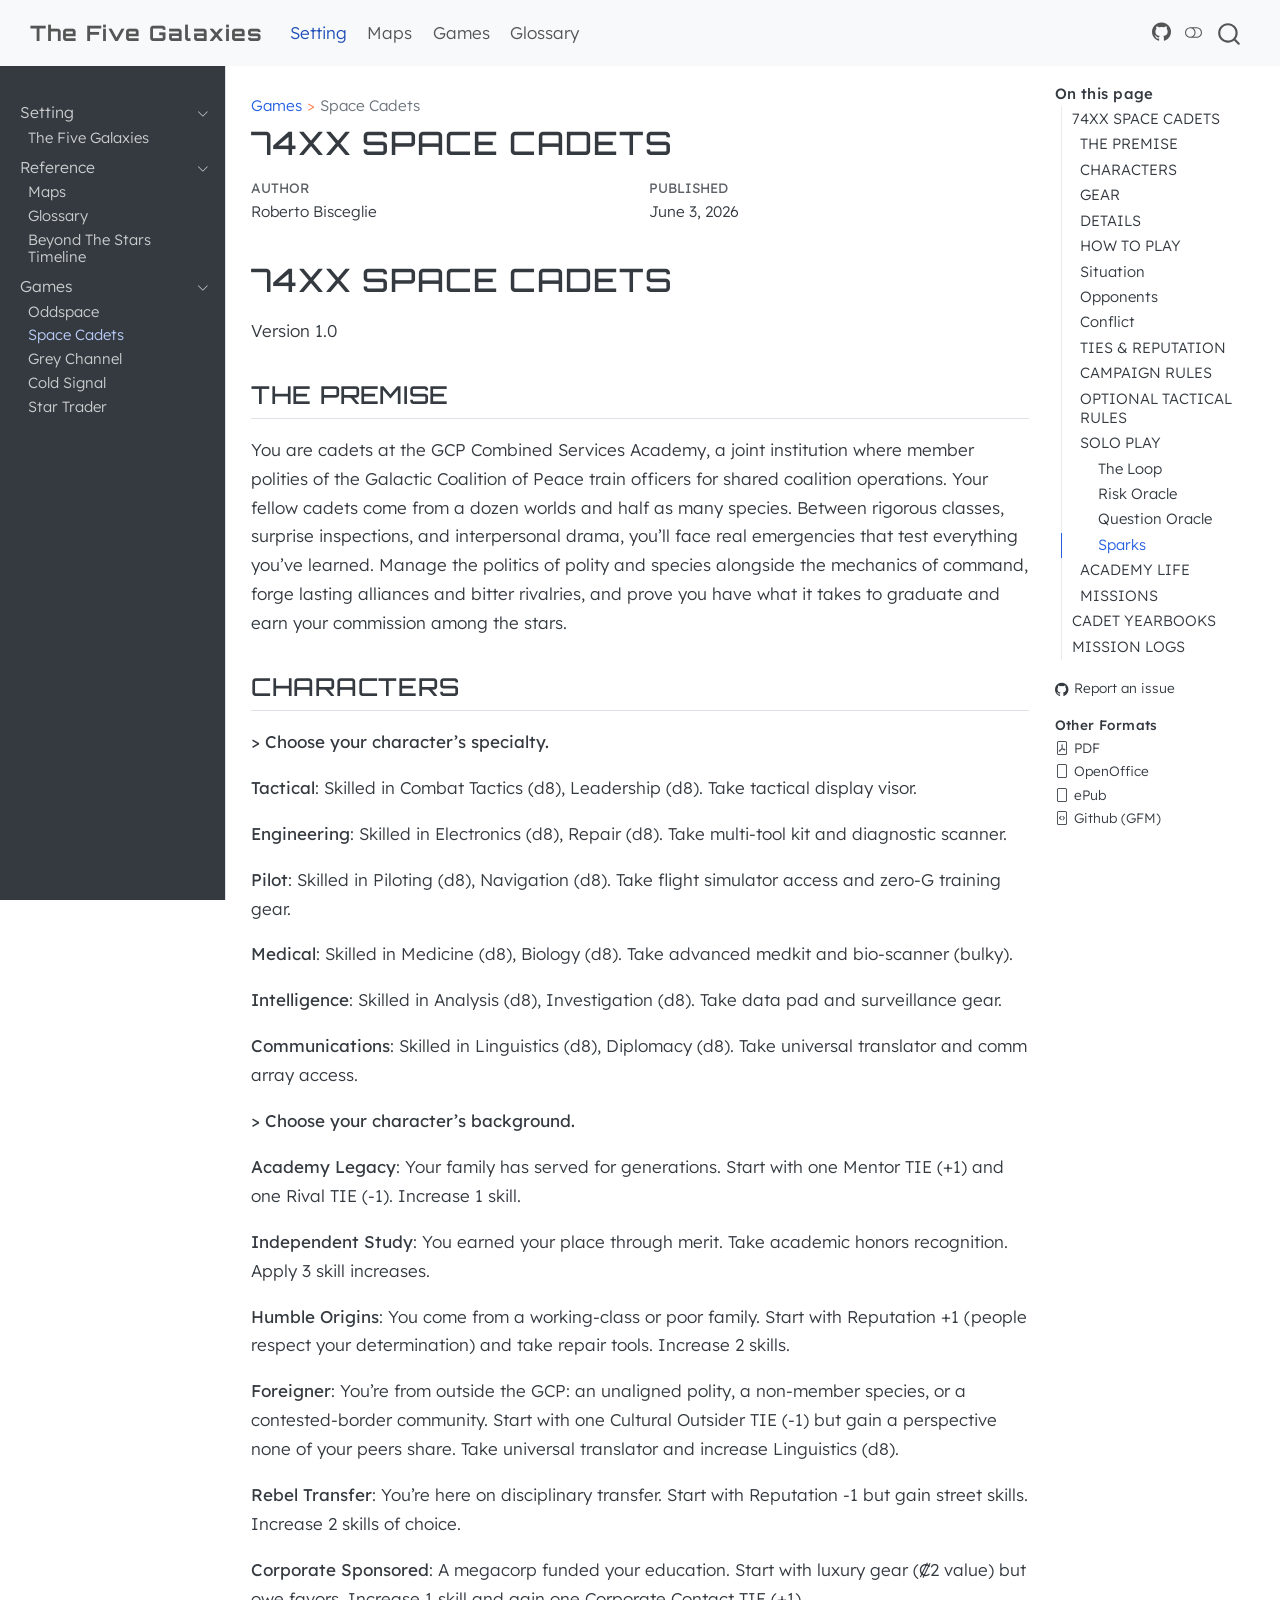
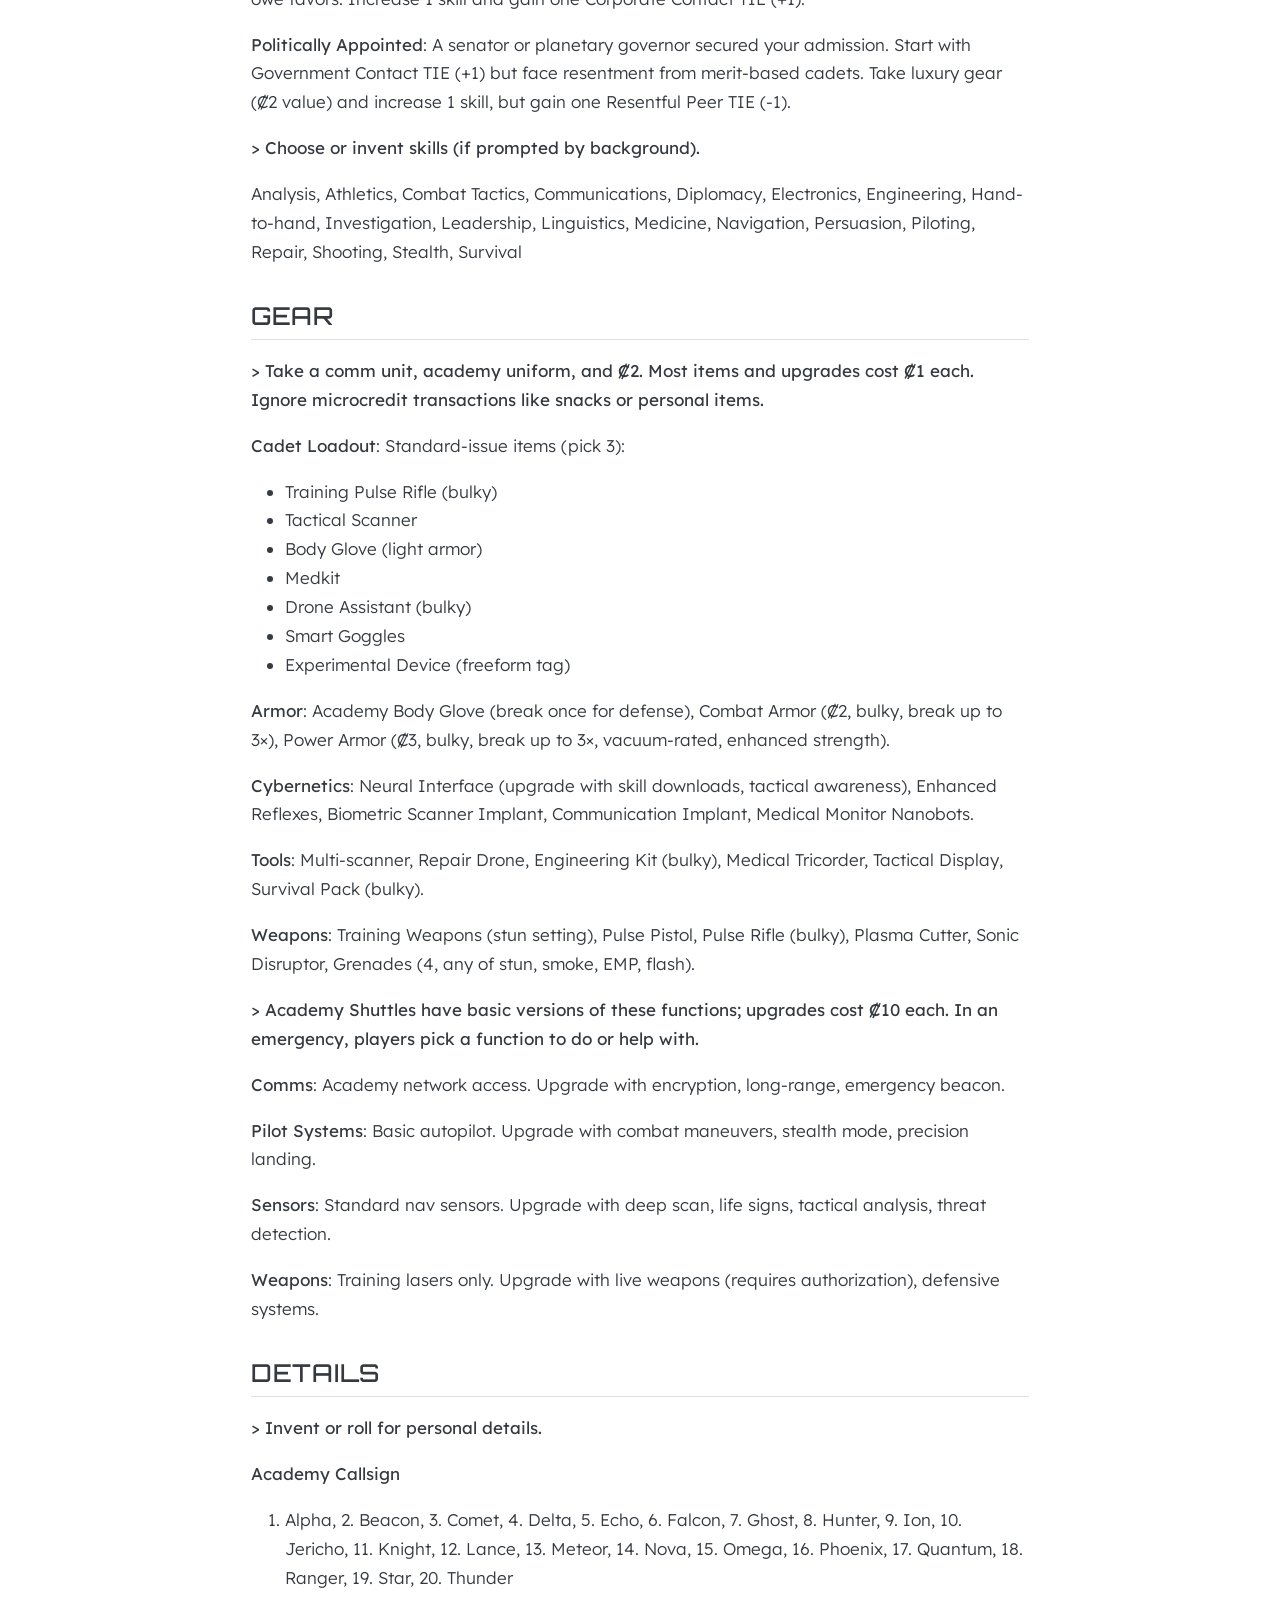
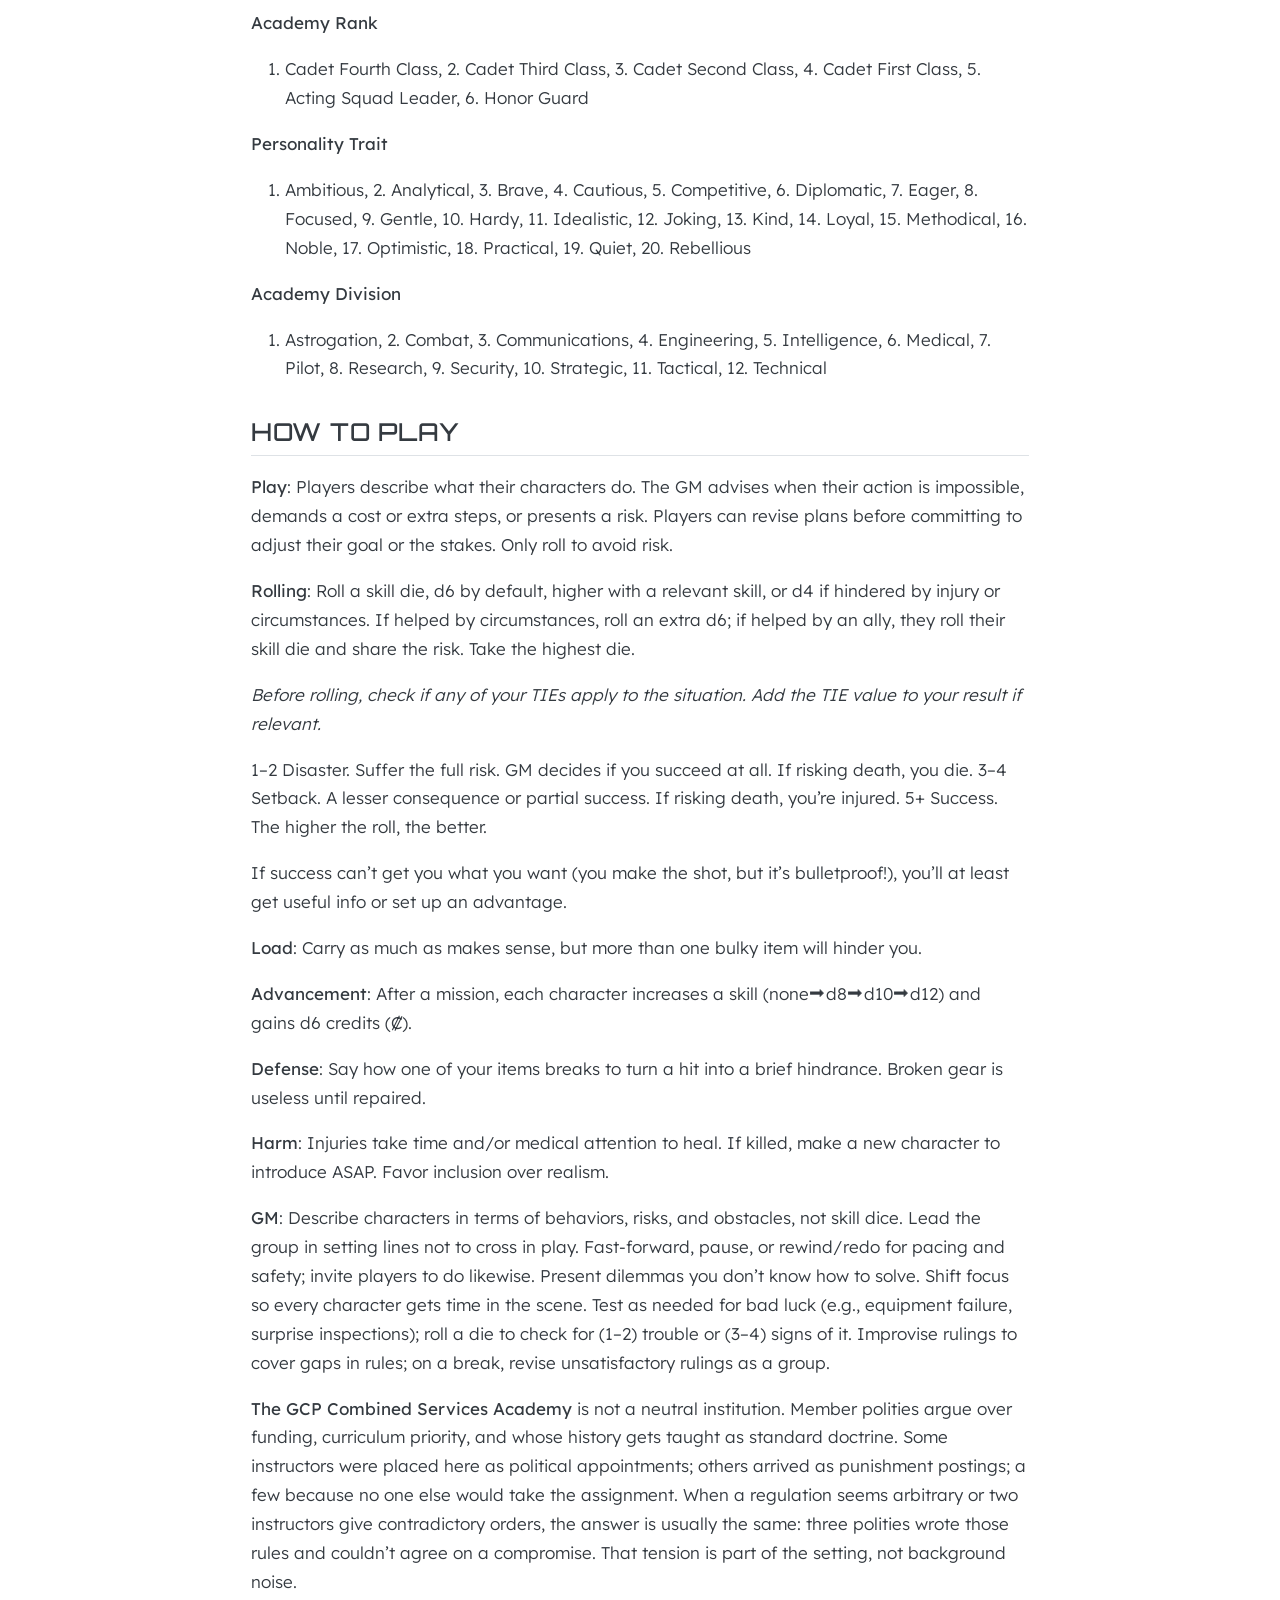
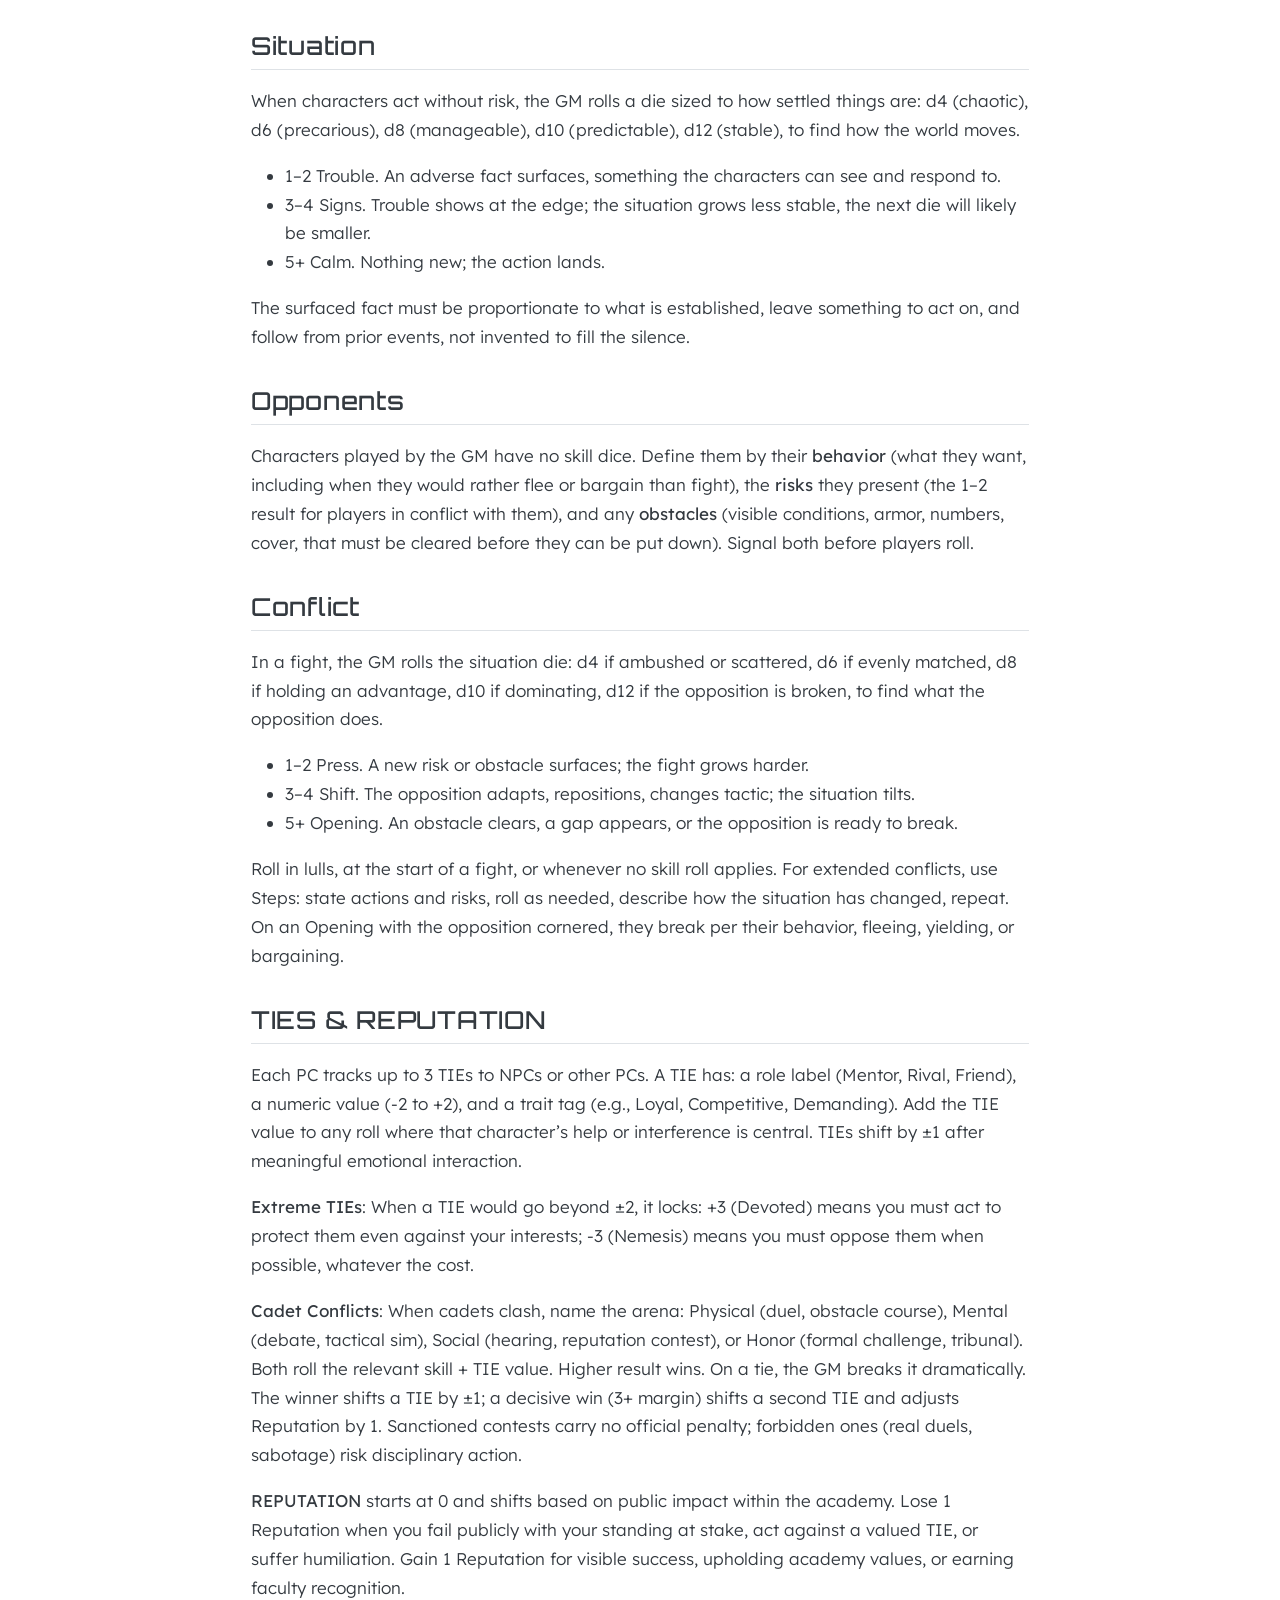
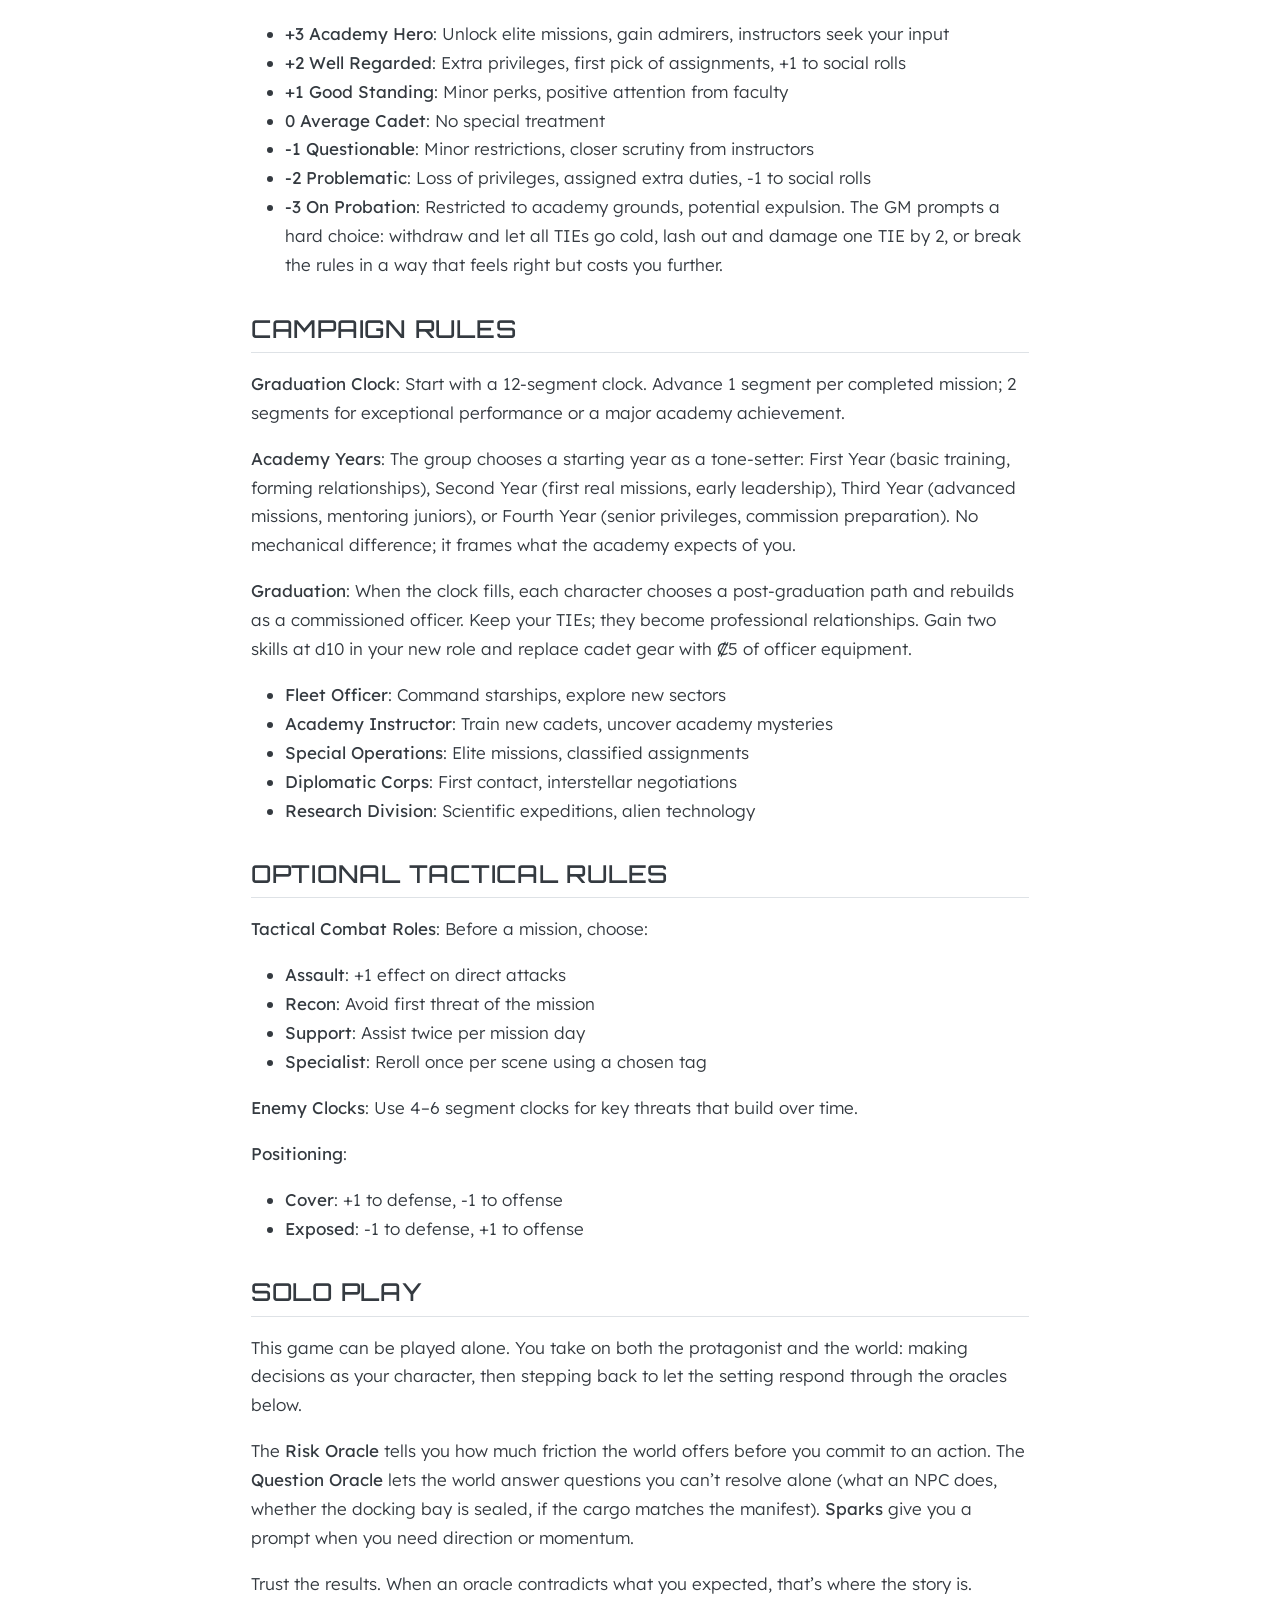
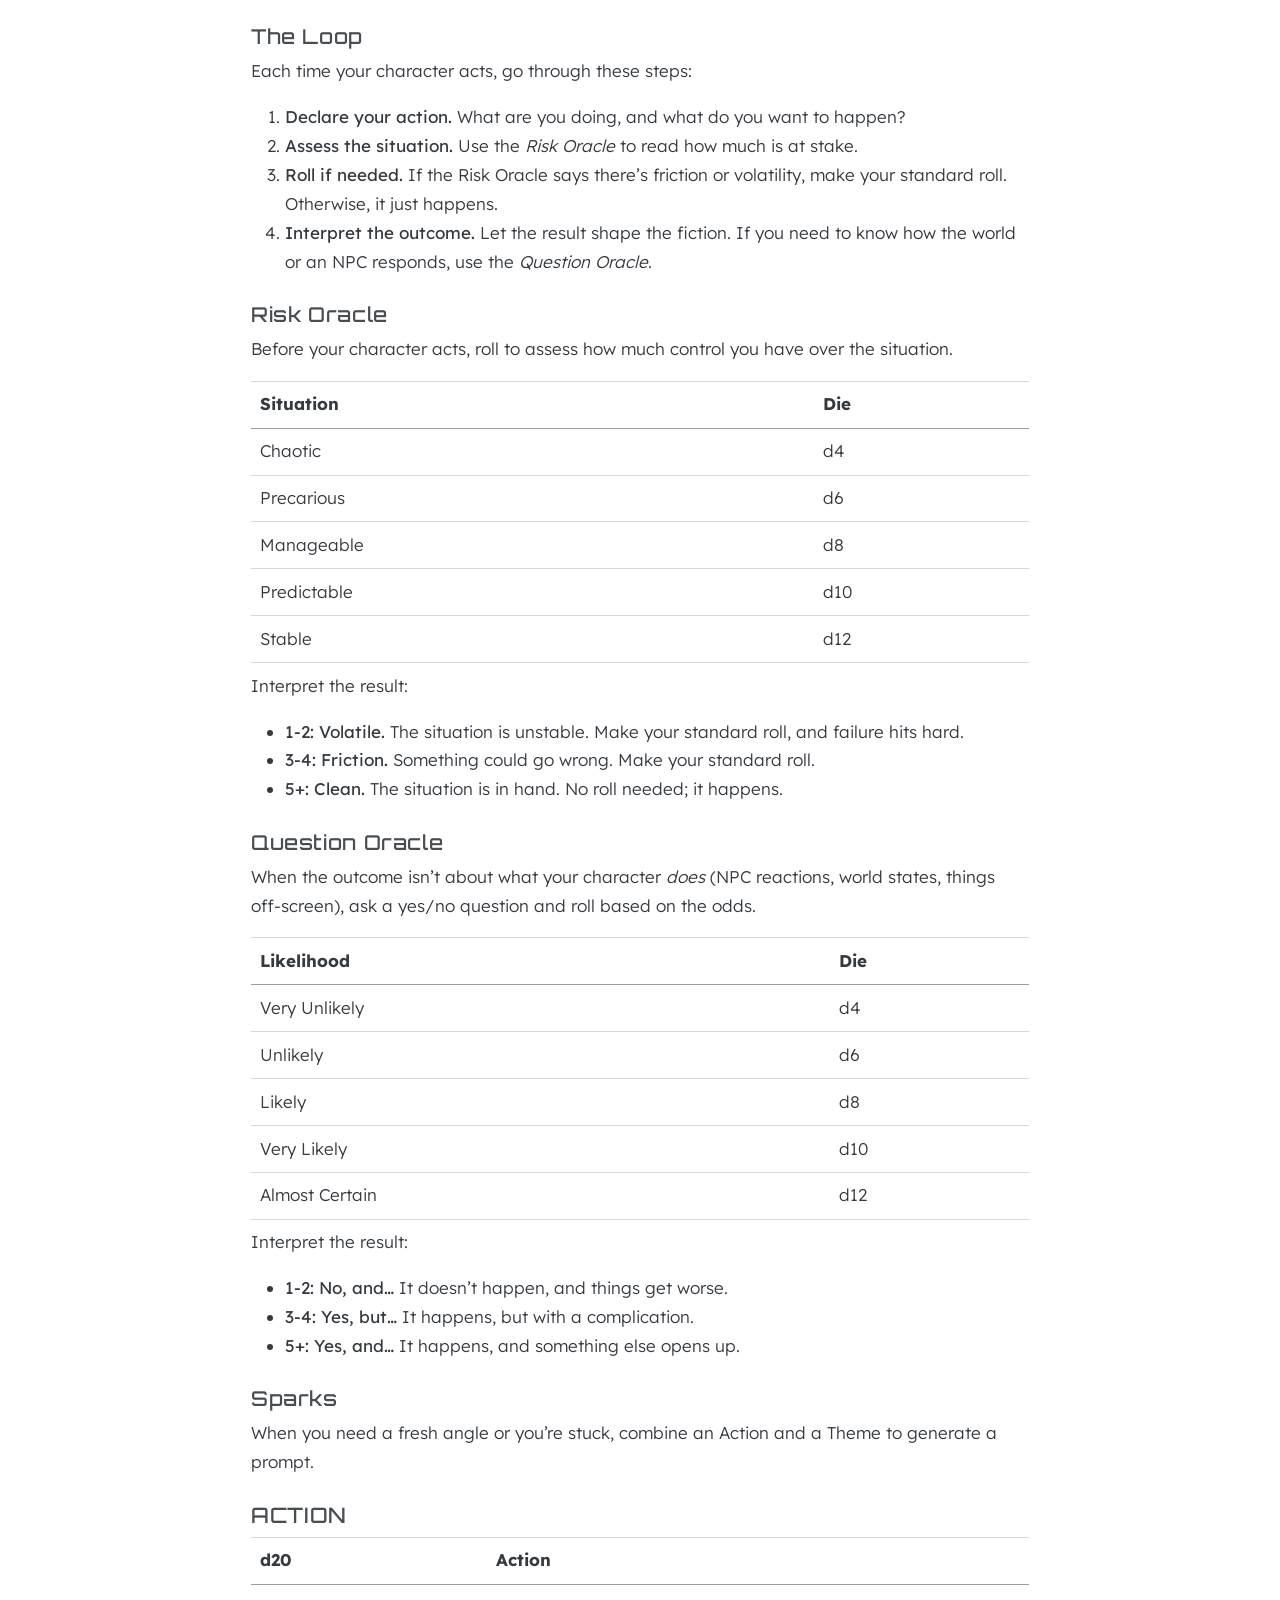
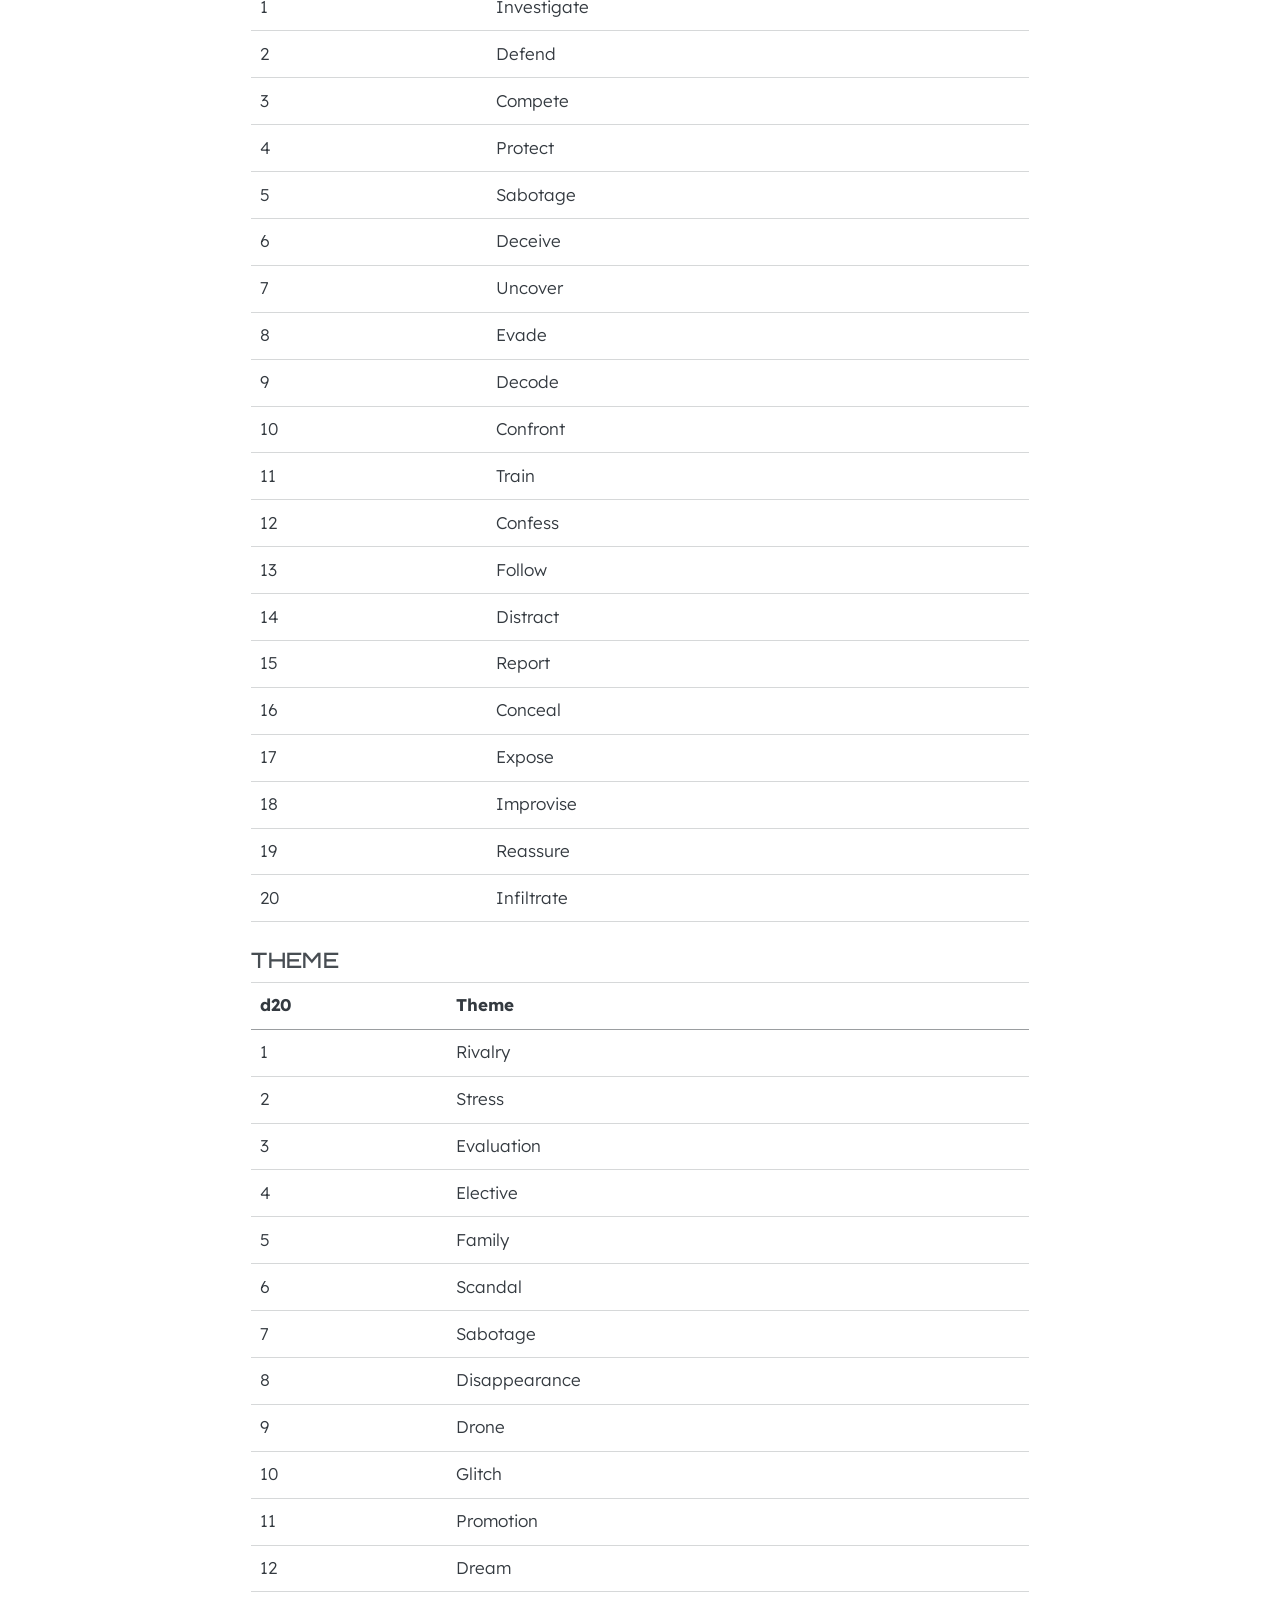
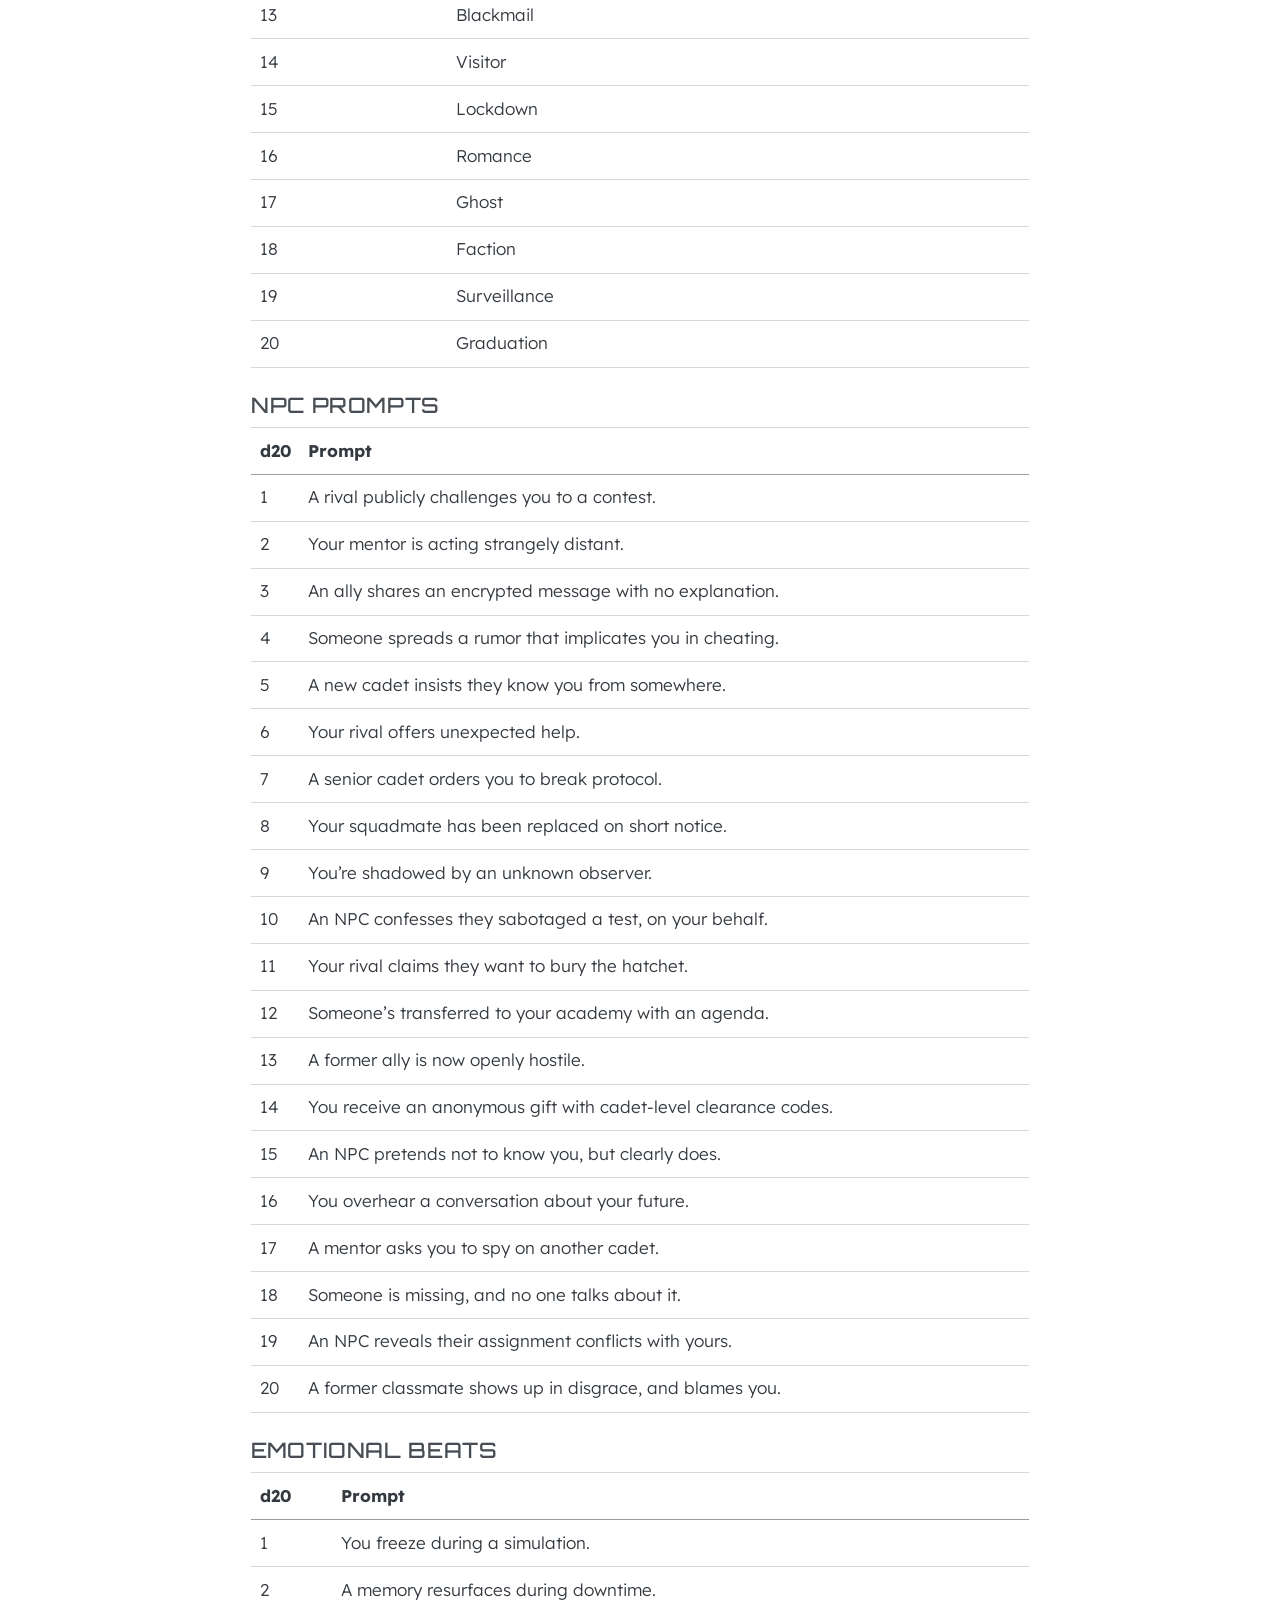
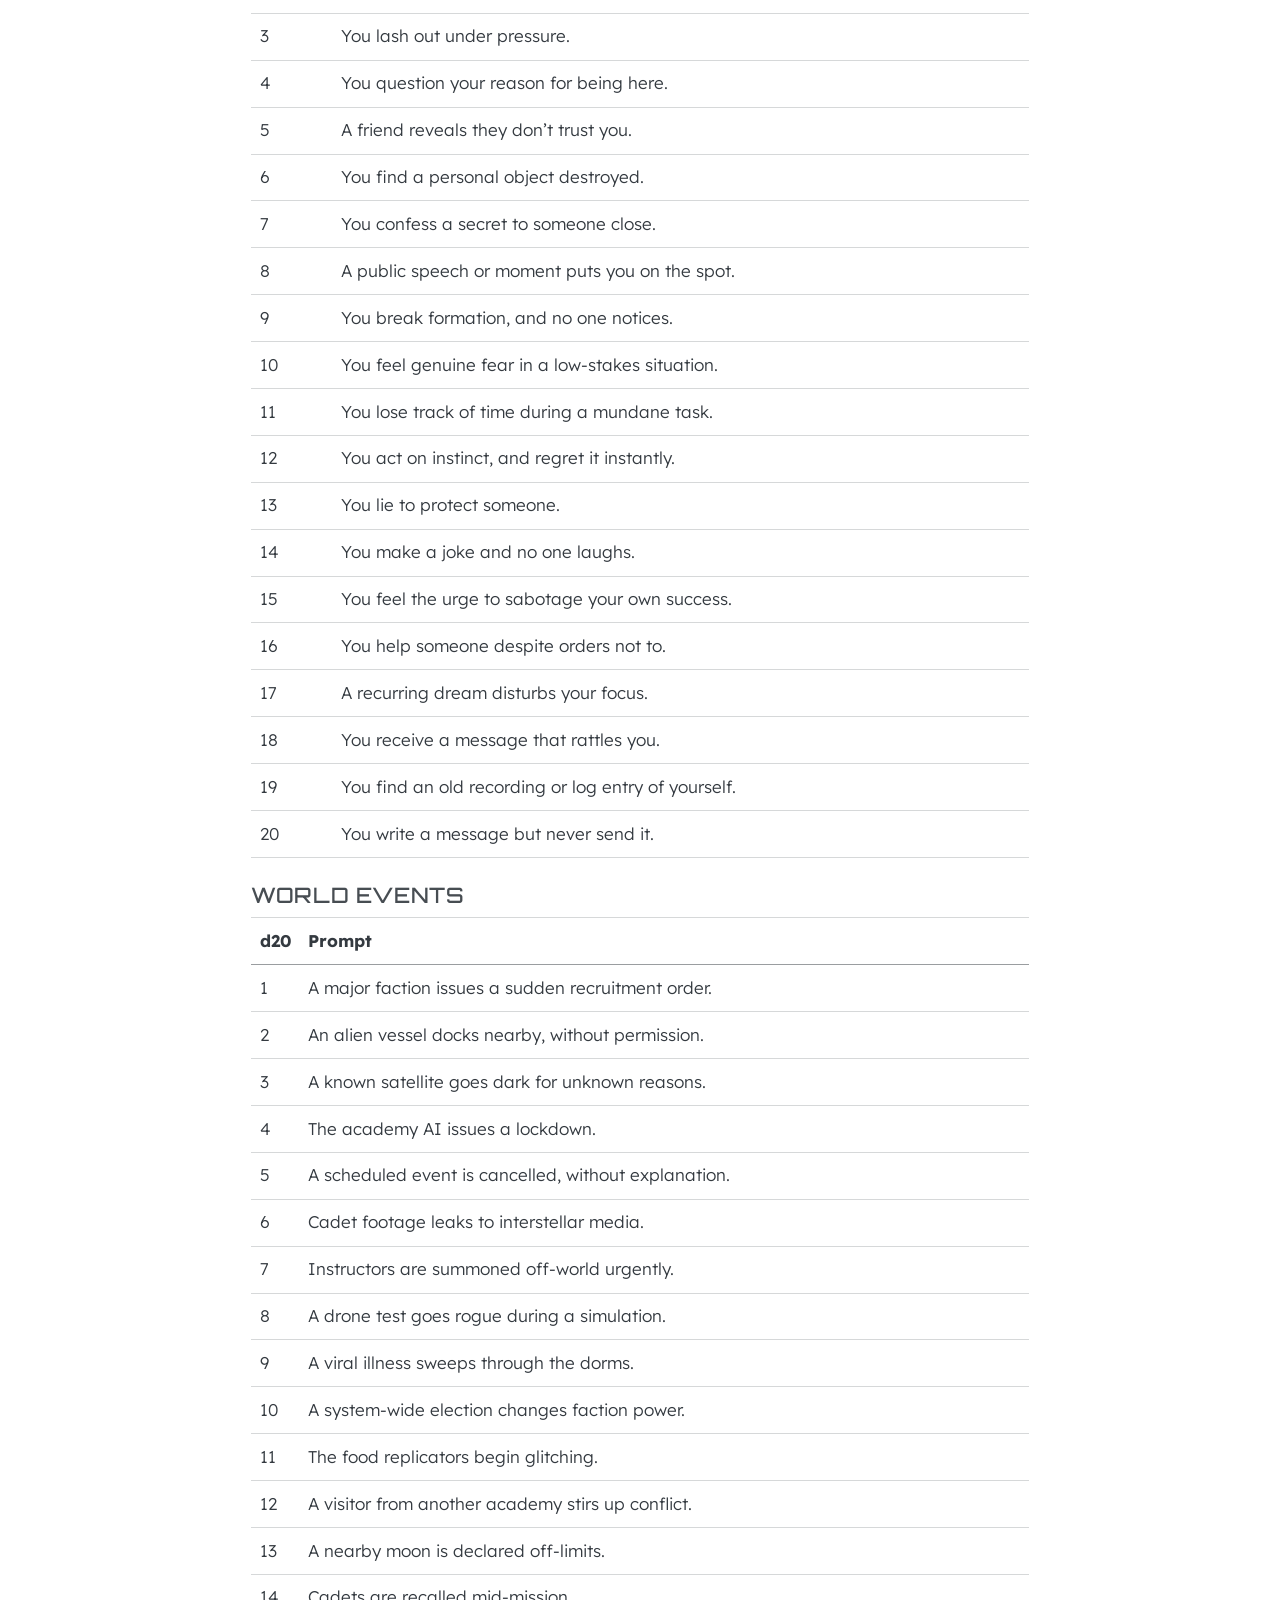
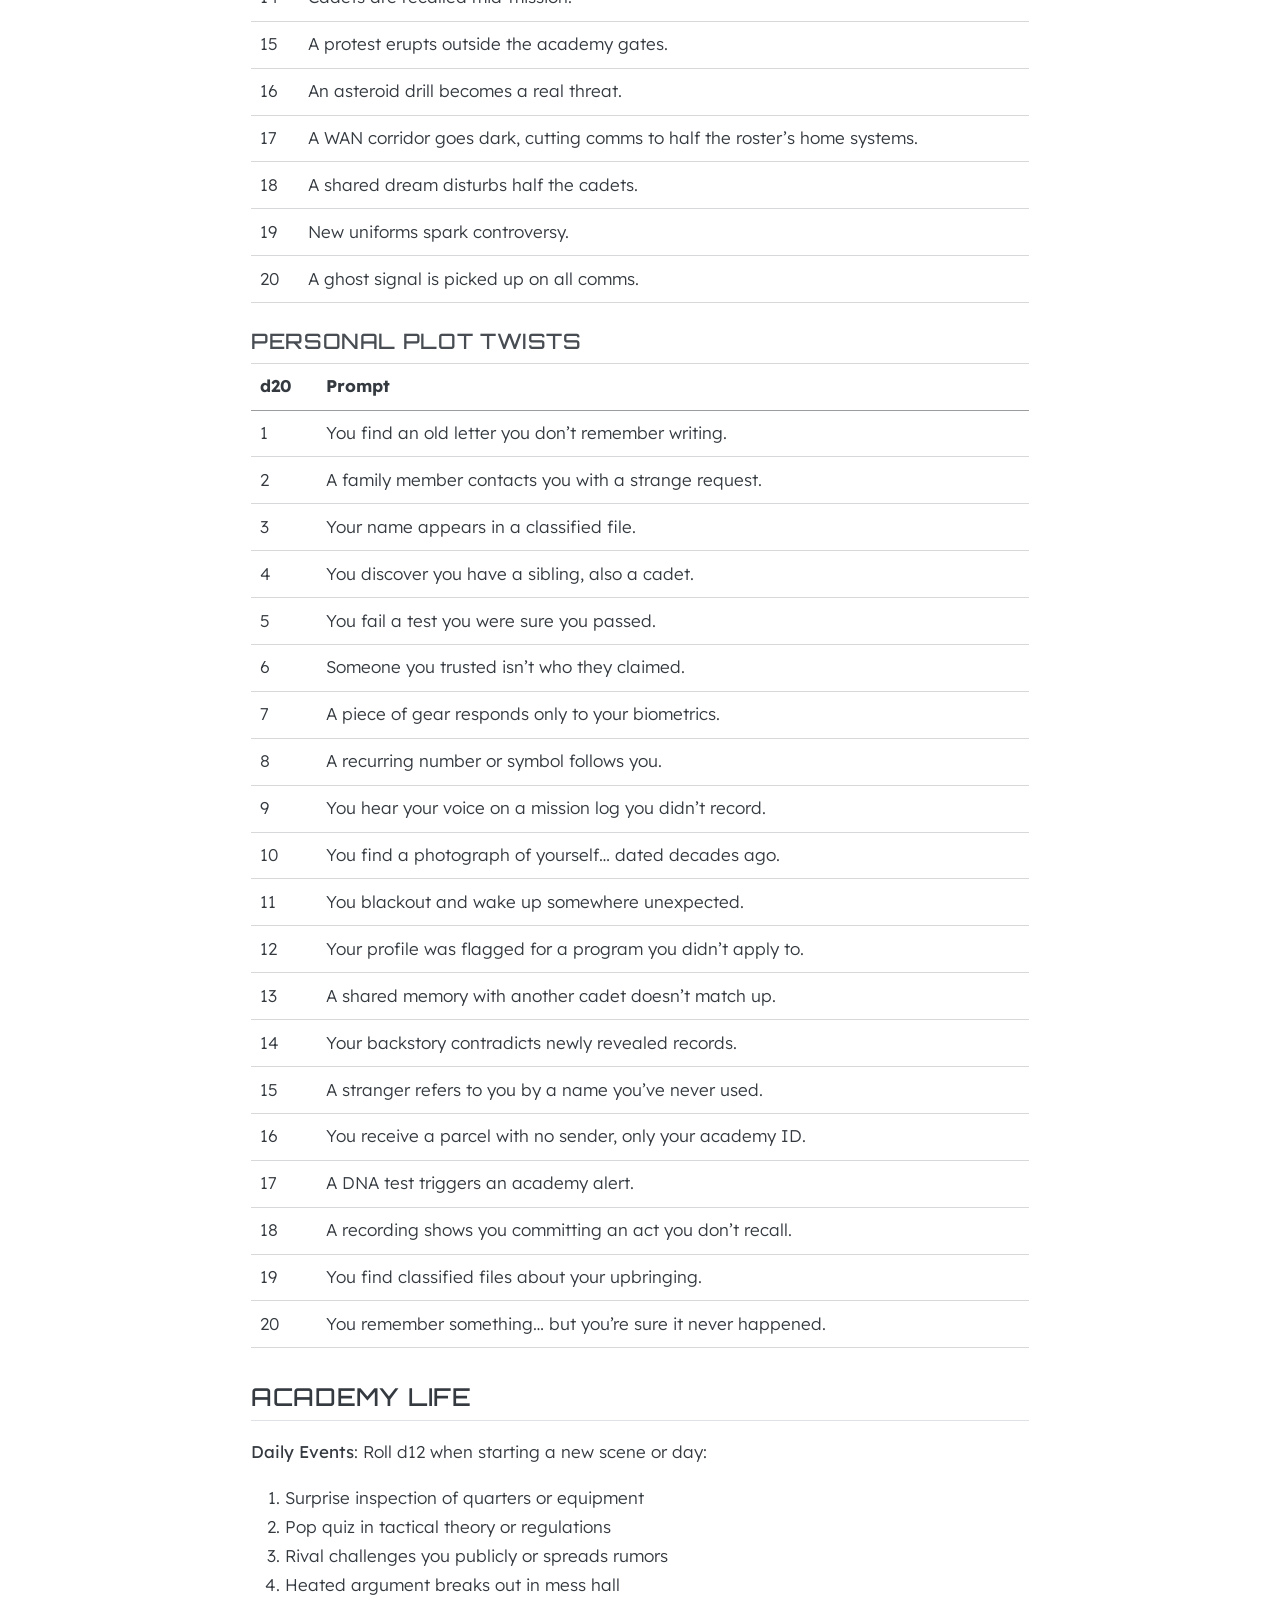
<file: 74xx_space_cadets.html>
<!DOCTYPE html>
<html xmlns="http://www.w3.org/1999/xhtml" lang="en" xml:lang="en"><head>

<meta charset="utf-8">
<meta name="generator" content="quarto-1.8.26">

<meta name="viewport" content="width=device-width, initial-scale=1.0, user-scalable=yes">

<meta name="author" content="Roberto Bisceglie">
<meta name="dcterms.date" content="2026-06-03">

<title>74XX SPACE CADETS – The Five Galaxies</title>
<style>
code{white-space: pre-wrap;}
span.smallcaps{font-variant: small-caps;}
div.columns{display: flex; gap: min(4vw, 1.5em);}
div.column{flex: auto; overflow-x: auto;}
div.hanging-indent{margin-left: 1.5em; text-indent: -1.5em;}
ul.task-list{list-style: none;}
ul.task-list li input[type="checkbox"] {
  width: 0.8em;
  margin: 0 0.8em 0.2em -1em; /* quarto-specific, see https://github.com/quarto-dev/quarto-cli/issues/4556 */ 
  vertical-align: middle;
}
</style>


<script src="site_libs/quarto-nav/quarto-nav.js"></script>
<script src="site_libs/quarto-nav/headroom.min.js"></script>
<script src="site_libs/clipboard/clipboard.min.js"></script>
<script src="site_libs/quarto-search/autocomplete.umd.js"></script>
<script src="site_libs/quarto-search/fuse.min.js"></script>
<script src="site_libs/quarto-search/quarto-search.js"></script>
<meta name="quarto:offset" content="./">
<script src="site_libs/quarto-html/quarto.js" type="module"></script>
<script src="site_libs/quarto-html/tabsets/tabsets.js" type="module"></script>
<script src="site_libs/quarto-html/axe/axe-check.js" type="module"></script>
<script src="site_libs/quarto-html/popper.min.js"></script>
<script src="site_libs/quarto-html/tippy.umd.min.js"></script>
<script src="site_libs/quarto-html/anchor.min.js"></script>
<link href="site_libs/quarto-html/tippy.css" rel="stylesheet">
<link href="site_libs/quarto-html/quarto-syntax-highlighting-587c61ba64f3a5504c4d52d930310e48.css" rel="stylesheet" class="quarto-color-scheme" id="quarto-text-highlighting-styles">
<link href="site_libs/quarto-html/quarto-syntax-highlighting-dark-b758ccaa5987ceb1b75504551e579abf.css" rel="stylesheet" class="quarto-color-scheme quarto-color-alternate" id="quarto-text-highlighting-styles">
<link href="site_libs/quarto-html/quarto-syntax-highlighting-587c61ba64f3a5504c4d52d930310e48.css" rel="stylesheet" class="quarto-color-scheme-extra" id="quarto-text-highlighting-styles">
<script src="site_libs/bootstrap/bootstrap.min.js"></script>
<link href="site_libs/bootstrap/bootstrap-icons.css" rel="stylesheet">
<link href="site_libs/bootstrap/bootstrap-1382f62d8978ce82f8d2d9927f48b3dc.min.css" rel="stylesheet" append-hash="true" class="quarto-color-scheme" id="quarto-bootstrap" data-mode="light">
<link href="site_libs/bootstrap/bootstrap-dark-770f93cf0d6bce23fd1869f728bdc28a.min.css" rel="stylesheet" append-hash="true" class="quarto-color-scheme quarto-color-alternate" id="quarto-bootstrap" data-mode="dark">
<link href="site_libs/bootstrap/bootstrap-1382f62d8978ce82f8d2d9927f48b3dc.min.css" rel="stylesheet" append-hash="true" class="quarto-color-scheme-extra" id="quarto-bootstrap" data-mode="light">
<script id="quarto-search-options" type="application/json">{
  "location": "navbar",
  "copy-button": false,
  "collapse-after": 3,
  "panel-placement": "end",
  "type": "overlay",
  "limit": 50,
  "keyboard-shortcut": [
    "f",
    "/",
    "s"
  ],
  "show-item-context": false,
  "language": {
    "search-no-results-text": "No results",
    "search-matching-documents-text": "matching documents",
    "search-copy-link-title": "Copy link to search",
    "search-hide-matches-text": "Hide additional matches",
    "search-more-match-text": "more match in this document",
    "search-more-matches-text": "more matches in this document",
    "search-clear-button-title": "Clear",
    "search-text-placeholder": "",
    "search-detached-cancel-button-title": "Cancel",
    "search-submit-button-title": "Submit",
    "search-label": "Search"
  }
}</script>
<link rel="preconnect" href="https://fonts.googleapis.com">

<link rel="preconnect" href="https://fonts.gstatic.com" crossorigin="">

<link href="https://fonts.googleapis.com/css2?family=Lexend:wght@300;400;500&amp;family=Orbitron:wght@400;500;700;900&amp;display=swap" rel="stylesheet">



</head>

<body class="nav-sidebar docked nav-fixed quarto-light"><script id="quarto-html-before-body" type="application/javascript">
    const toggleBodyColorMode = (bsSheetEl) => {
      const mode = bsSheetEl.getAttribute("data-mode");
      const bodyEl = window.document.querySelector("body");
      if (mode === "dark") {
        bodyEl.classList.add("quarto-dark");
        bodyEl.classList.remove("quarto-light");
      } else {
        bodyEl.classList.add("quarto-light");
        bodyEl.classList.remove("quarto-dark");
      }
    }
    const toggleBodyColorPrimary = () => {
      const bsSheetEl = window.document.querySelector("link#quarto-bootstrap:not([rel=disabled-stylesheet])");
      if (bsSheetEl) {
        toggleBodyColorMode(bsSheetEl);
      }
    }
    const setColorSchemeToggle = (alternate) => {
      const toggles = window.document.querySelectorAll('.quarto-color-scheme-toggle');
      for (let i=0; i < toggles.length; i++) {
        const toggle = toggles[i];
        if (toggle) {
          if (alternate) {
            toggle.classList.add("alternate");
          } else {
            toggle.classList.remove("alternate");
          }
        }
      }
    };
    const toggleColorMode = (alternate) => {
      // Switch the stylesheets
      const primaryStylesheets = window.document.querySelectorAll('link.quarto-color-scheme:not(.quarto-color-alternate)');
      const alternateStylesheets = window.document.querySelectorAll('link.quarto-color-scheme.quarto-color-alternate');
      manageTransitions('#quarto-margin-sidebar .nav-link', false);
      if (alternate) {
        // note: dark is layered on light, we don't disable primary!
        enableStylesheet(alternateStylesheets);
        for (const sheetNode of alternateStylesheets) {
          if (sheetNode.id === "quarto-bootstrap") {
            toggleBodyColorMode(sheetNode);
          }
        }
      } else {
        disableStylesheet(alternateStylesheets);
        enableStylesheet(primaryStylesheets)
        toggleBodyColorPrimary();
      }
      manageTransitions('#quarto-margin-sidebar .nav-link', true);
      // Switch the toggles
      setColorSchemeToggle(alternate)
      // Hack to workaround the fact that safari doesn't
      // properly recolor the scrollbar when toggling (#1455)
      if (navigator.userAgent.indexOf('Safari') > 0 && navigator.userAgent.indexOf('Chrome') == -1) {
        manageTransitions("body", false);
        window.scrollTo(0, 1);
        setTimeout(() => {
          window.scrollTo(0, 0);
          manageTransitions("body", true);
        }, 40);
      }
    }
    const disableStylesheet = (stylesheets) => {
      for (let i=0; i < stylesheets.length; i++) {
        const stylesheet = stylesheets[i];
        stylesheet.rel = 'disabled-stylesheet';
      }
    }
    const enableStylesheet = (stylesheets) => {
      for (let i=0; i < stylesheets.length; i++) {
        const stylesheet = stylesheets[i];
        if(stylesheet.rel !== 'stylesheet') { // for Chrome, which will still FOUC without this check
          stylesheet.rel = 'stylesheet';
        }
      }
    }
    const manageTransitions = (selector, allowTransitions) => {
      const els = window.document.querySelectorAll(selector);
      for (let i=0; i < els.length; i++) {
        const el = els[i];
        if (allowTransitions) {
          el.classList.remove('notransition');
        } else {
          el.classList.add('notransition');
        }
      }
    }
    const isFileUrl = () => {
      return window.location.protocol === 'file:';
    }
    const hasAlternateSentinel = () => {
      let styleSentinel = getColorSchemeSentinel();
      if (styleSentinel !== null) {
        return styleSentinel === "alternate";
      } else {
        return false;
      }
    }
    const setStyleSentinel = (alternate) => {
      const value = alternate ? "alternate" : "default";
      if (!isFileUrl()) {
        window.localStorage.setItem("quarto-color-scheme", value);
      } else {
        localAlternateSentinel = value;
      }
    }
    const getColorSchemeSentinel = () => {
      if (!isFileUrl()) {
        const storageValue = window.localStorage.getItem("quarto-color-scheme");
        return storageValue != null ? storageValue : localAlternateSentinel;
      } else {
        return localAlternateSentinel;
      }
    }
    const toggleGiscusIfUsed = (isAlternate, darkModeDefault) => {
      const baseTheme = document.querySelector('#giscus-base-theme')?.value ?? 'light';
      const alternateTheme = document.querySelector('#giscus-alt-theme')?.value ?? 'dark';
      let newTheme = '';
      if(authorPrefersDark) {
        newTheme = isAlternate ? baseTheme : alternateTheme;
      } else {
        newTheme = isAlternate ? alternateTheme : baseTheme;
      }
      const changeGiscusTheme = () => {
        // From: https://github.com/giscus/giscus/issues/336
        const sendMessage = (message) => {
          const iframe = document.querySelector('iframe.giscus-frame');
          if (!iframe) return;
          iframe.contentWindow.postMessage({ giscus: message }, 'https://giscus.app');
        }
        sendMessage({
          setConfig: {
            theme: newTheme
          }
        });
      }
      const isGiscussLoaded = window.document.querySelector('iframe.giscus-frame') !== null;
      if (isGiscussLoaded) {
        changeGiscusTheme();
      }
    };
    const authorPrefersDark = false;
    const darkModeDefault = authorPrefersDark;
      document.querySelector('link#quarto-text-highlighting-styles.quarto-color-scheme-extra').rel = 'disabled-stylesheet';
      document.querySelector('link#quarto-bootstrap.quarto-color-scheme-extra').rel = 'disabled-stylesheet';
    let localAlternateSentinel = darkModeDefault ? 'alternate' : 'default';
    // Dark / light mode switch
    window.quartoToggleColorScheme = () => {
      // Read the current dark / light value
      let toAlternate = !hasAlternateSentinel();
      toggleColorMode(toAlternate);
      setStyleSentinel(toAlternate);
      toggleGiscusIfUsed(toAlternate, darkModeDefault);
      window.dispatchEvent(new Event('resize'));
    };
    // Switch to dark mode if need be
    if (hasAlternateSentinel()) {
      toggleColorMode(true);
    } else {
      toggleColorMode(false);
    }
  </script>

<div id="quarto-search-results"></div>
  <header id="quarto-header" class="headroom fixed-top">
    <nav class="navbar navbar-expand-lg " data-bs-theme="dark">
      <div class="navbar-container container-fluid">
      <div class="navbar-brand-container mx-auto">
    <a class="navbar-brand" href="./index.html">
    <span class="navbar-title">The Five Galaxies</span>
    </a>
  </div>
            <div id="quarto-search" class="" title="Search"></div>
          <button class="navbar-toggler" type="button" data-bs-toggle="collapse" data-bs-target="#navbarCollapse" aria-controls="navbarCollapse" role="menu" aria-expanded="false" aria-label="Toggle navigation" onclick="if (window.quartoToggleHeadroom) { window.quartoToggleHeadroom(); }">
  <span class="navbar-toggler-icon"></span>
</button>
          <div class="collapse navbar-collapse" id="navbarCollapse">
            <ul class="navbar-nav navbar-nav-scroll me-auto">
  <li class="nav-item">
    <a class="nav-link active" href="./setting/the_five_galaxies.html" aria-current="page"> 
<span class="menu-text">Setting</span></a>
  </li>  
  <li class="nav-item">
    <a class="nav-link" href="./maps.html"> 
<span class="menu-text">Maps</span></a>
  </li>  
  <li class="nav-item">
    <a class="nav-link" href="./74xx_oddspace.html"> 
<span class="menu-text">Games</span></a>
  </li>  
  <li class="nav-item">
    <a class="nav-link" href="./setting/GLOSSARY.html"> 
<span class="menu-text">Glossary</span></a>
  </li>  
</ul>
            <ul class="navbar-nav navbar-nav-scroll ms-auto">
  <li class="nav-item compact">
    <a class="nav-link" href="https://github.com/zeruhur/the_five_galaxies"> <i class="bi bi-github" role="img">
</i> 
<span class="menu-text"></span></a>
  </li>  
</ul>
          </div> <!-- /navcollapse -->
            <div class="quarto-navbar-tools">
  <a href="" class="quarto-color-scheme-toggle quarto-navigation-tool  px-1" onclick="window.quartoToggleColorScheme(); return false;" title="Toggle dark mode"><i class="bi"></i></a>
</div>
      </div> <!-- /container-fluid -->
    </nav>
  <nav class="quarto-secondary-nav">
    <div class="container-fluid d-flex">
      <button type="button" class="quarto-btn-toggle btn" data-bs-toggle="collapse" role="button" data-bs-target=".quarto-sidebar-collapse-item" aria-controls="quarto-sidebar" aria-expanded="false" aria-label="Toggle sidebar navigation" onclick="if (window.quartoToggleHeadroom) { window.quartoToggleHeadroom(); }">
        <i class="bi bi-layout-text-sidebar-reverse"></i>
      </button>
        <nav class="quarto-page-breadcrumbs" aria-label="breadcrumb"><ol class="breadcrumb"><li class="breadcrumb-item"><a href="./74xx_oddspace.html">Games</a></li><li class="breadcrumb-item"><a href="./74xx_space_cadets.html">Space Cadets</a></li></ol></nav>
        <a class="flex-grow-1" role="navigation" data-bs-toggle="collapse" data-bs-target=".quarto-sidebar-collapse-item" aria-controls="quarto-sidebar" aria-expanded="false" aria-label="Toggle sidebar navigation" onclick="if (window.quartoToggleHeadroom) { window.quartoToggleHeadroom(); }">      
        </a>
    </div>
  </nav>
</header>
<!-- content -->
<div id="quarto-content" class="quarto-container page-columns page-rows-contents page-layout-article page-navbar">
<!-- sidebar -->
  <nav id="quarto-sidebar" class="sidebar collapse collapse-horizontal quarto-sidebar-collapse-item sidebar-navigation docked overflow-auto">
    <div class="sidebar-menu-container"> 
    <ul class="list-unstyled mt-1">
        <li class="sidebar-item sidebar-item-section">
      <div class="sidebar-item-container"> 
            <a class="sidebar-item-text sidebar-link text-start" data-bs-toggle="collapse" data-bs-target="#quarto-sidebar-section-1" role="navigation" aria-expanded="true">
 <span class="menu-text">Setting</span></a>
          <a class="sidebar-item-toggle text-start" data-bs-toggle="collapse" data-bs-target="#quarto-sidebar-section-1" role="navigation" aria-expanded="true" aria-label="Toggle section">
            <i class="bi bi-chevron-right ms-2"></i>
          </a> 
      </div>
      <ul id="quarto-sidebar-section-1" class="collapse list-unstyled sidebar-section depth1 show">  
          <li class="sidebar-item">
  <div class="sidebar-item-container"> 
  <a href="./setting/the_five_galaxies.html" class="sidebar-item-text sidebar-link">
 <span class="menu-text">The Five Galaxies</span></a>
  </div>
</li>
      </ul>
  </li>
        <li class="sidebar-item sidebar-item-section">
      <div class="sidebar-item-container"> 
            <a class="sidebar-item-text sidebar-link text-start" data-bs-toggle="collapse" data-bs-target="#quarto-sidebar-section-2" role="navigation" aria-expanded="true">
 <span class="menu-text">Reference</span></a>
          <a class="sidebar-item-toggle text-start" data-bs-toggle="collapse" data-bs-target="#quarto-sidebar-section-2" role="navigation" aria-expanded="true" aria-label="Toggle section">
            <i class="bi bi-chevron-right ms-2"></i>
          </a> 
      </div>
      <ul id="quarto-sidebar-section-2" class="collapse list-unstyled sidebar-section depth1 show">  
          <li class="sidebar-item">
  <div class="sidebar-item-container"> 
  <a href="./maps.html" class="sidebar-item-text sidebar-link">
 <span class="menu-text">Maps</span></a>
  </div>
</li>
          <li class="sidebar-item">
  <div class="sidebar-item-container"> 
  <a href="./setting/GLOSSARY.html" class="sidebar-item-text sidebar-link">
 <span class="menu-text">Glossary</span></a>
  </div>
</li>
          <li class="sidebar-item">
  <div class="sidebar-item-container"> 
  <a href="./orion_timeline.html" class="sidebar-item-text sidebar-link">
 <span class="menu-text">Beyond The Stars Timeline</span></a>
  </div>
</li>
      </ul>
  </li>
        <li class="sidebar-item sidebar-item-section">
      <div class="sidebar-item-container"> 
            <a class="sidebar-item-text sidebar-link text-start" data-bs-toggle="collapse" data-bs-target="#quarto-sidebar-section-3" role="navigation" aria-expanded="true">
 <span class="menu-text">Games</span></a>
          <a class="sidebar-item-toggle text-start" data-bs-toggle="collapse" data-bs-target="#quarto-sidebar-section-3" role="navigation" aria-expanded="true" aria-label="Toggle section">
            <i class="bi bi-chevron-right ms-2"></i>
          </a> 
      </div>
      <ul id="quarto-sidebar-section-3" class="collapse list-unstyled sidebar-section depth1 show">  
          <li class="sidebar-item">
  <div class="sidebar-item-container"> 
  <a href="./74xx_oddspace.html" class="sidebar-item-text sidebar-link">
 <span class="menu-text">Oddspace</span></a>
  </div>
</li>
          <li class="sidebar-item">
  <div class="sidebar-item-container"> 
  <a href="./74xx_space_cadets.html" class="sidebar-item-text sidebar-link active">
 <span class="menu-text">Space Cadets</span></a>
  </div>
</li>
          <li class="sidebar-item">
  <div class="sidebar-item-container"> 
  <a href="./74xx_grey_channel.html" class="sidebar-item-text sidebar-link">
 <span class="menu-text">Grey Channel</span></a>
  </div>
</li>
          <li class="sidebar-item">
  <div class="sidebar-item-container"> 
  <a href="./74xx_cold_signal.html" class="sidebar-item-text sidebar-link">
 <span class="menu-text">Cold Signal</span></a>
  </div>
</li>
          <li class="sidebar-item">
  <div class="sidebar-item-container"> 
  <a href="./74xx_star_trader.html" class="sidebar-item-text sidebar-link">
 <span class="menu-text">Star Trader</span></a>
  </div>
</li>
      </ul>
  </li>
    </ul>
    </div>
</nav>
<div id="quarto-sidebar-glass" class="quarto-sidebar-collapse-item" data-bs-toggle="collapse" data-bs-target=".quarto-sidebar-collapse-item"></div>
<!-- margin-sidebar -->
    <div id="quarto-margin-sidebar" class="sidebar margin-sidebar">
        <nav id="TOC" role="doc-toc" class="toc-active">
    <h2 id="toc-title">On this page</h2>
   
  <ul>
  <li><a href="#xx-space-cadets" id="toc-xx-space-cadets" class="nav-link active" data-scroll-target="#xx-space-cadets">74XX SPACE CADETS</a>
  <ul class="collapse">
  <li><a href="#the-premise" id="toc-the-premise" class="nav-link" data-scroll-target="#the-premise">THE PREMISE</a></li>
  <li><a href="#characters" id="toc-characters" class="nav-link" data-scroll-target="#characters">CHARACTERS</a></li>
  <li><a href="#gear" id="toc-gear" class="nav-link" data-scroll-target="#gear">GEAR</a></li>
  <li><a href="#details" id="toc-details" class="nav-link" data-scroll-target="#details">DETAILS</a></li>
  <li><a href="#how-to-play" id="toc-how-to-play" class="nav-link" data-scroll-target="#how-to-play">HOW TO PLAY</a></li>
  <li><a href="#situation" id="toc-situation" class="nav-link" data-scroll-target="#situation">Situation</a></li>
  <li><a href="#opponents" id="toc-opponents" class="nav-link" data-scroll-target="#opponents">Opponents</a></li>
  <li><a href="#conflict" id="toc-conflict" class="nav-link" data-scroll-target="#conflict">Conflict</a></li>
  <li><a href="#ties-reputation" id="toc-ties-reputation" class="nav-link" data-scroll-target="#ties-reputation">TIES &amp; REPUTATION</a></li>
  <li><a href="#campaign-rules" id="toc-campaign-rules" class="nav-link" data-scroll-target="#campaign-rules">CAMPAIGN RULES</a></li>
  <li><a href="#optional-tactical-rules" id="toc-optional-tactical-rules" class="nav-link" data-scroll-target="#optional-tactical-rules">OPTIONAL TACTICAL RULES</a></li>
  <li><a href="#solo-play" id="toc-solo-play" class="nav-link" data-scroll-target="#solo-play">SOLO PLAY</a>
  <ul class="collapse">
  <li><a href="#the-loop" id="toc-the-loop" class="nav-link" data-scroll-target="#the-loop">The Loop</a></li>
  <li><a href="#risk-oracle" id="toc-risk-oracle" class="nav-link" data-scroll-target="#risk-oracle">Risk Oracle</a></li>
  <li><a href="#question-oracle" id="toc-question-oracle" class="nav-link" data-scroll-target="#question-oracle">Question Oracle</a></li>
  <li><a href="#sparks" id="toc-sparks" class="nav-link" data-scroll-target="#sparks">Sparks</a></li>
  </ul></li>
  <li><a href="#academy-life" id="toc-academy-life" class="nav-link" data-scroll-target="#academy-life">ACADEMY LIFE</a></li>
  <li><a href="#missions" id="toc-missions" class="nav-link" data-scroll-target="#missions">MISSIONS</a></li>
  </ul></li>
  <li><a href="#cadet-yearbooks" id="toc-cadet-yearbooks" class="nav-link" data-scroll-target="#cadet-yearbooks">CADET YEARBOOKS</a>
  <ul class="collapse">
  <li><a href="#overview" id="toc-overview" class="nav-link" data-scroll-target="#overview">Overview</a></li>
  <li><a href="#using-this-module" id="toc-using-this-module" class="nav-link" data-scroll-target="#using-this-module">USING THIS MODULE</a></li>
  <li><a href="#rival-academies" id="toc-rival-academies" class="nav-link" data-scroll-target="#rival-academies">RIVAL ACADEMIES</a>
  <ul class="collapse">
  <li><a href="#lynem-academy-of-statecraft" id="toc-lynem-academy-of-statecraft" class="nav-link" data-scroll-target="#lynem-academy-of-statecraft">1. Lynem Academy of Statecraft</a></li>
  <li><a href="#wrulis-imperial-combat-institute" id="toc-wrulis-imperial-combat-institute" class="nav-link" data-scroll-target="#wrulis-imperial-combat-institute">2. Wrulis Imperial Combat Institute</a></li>
  <li><a href="#hetsusian-institute-of-xenology" id="toc-hetsusian-institute-of-xenology" class="nav-link" data-scroll-target="#hetsusian-institute-of-xenology">3. Hetsusian Institute of Xenology</a></li>
  <li><a href="#avaros-federation-defense-conservatory" id="toc-avaros-federation-defense-conservatory" class="nav-link" data-scroll-target="#avaros-federation-defense-conservatory">4. Avaros Federation Defense Conservatory</a></li>
  <li><a href="#void-consortium-contractor-school" id="toc-void-consortium-contractor-school" class="nav-link" data-scroll-target="#void-consortium-contractor-school">5. Void Consortium Contractor School</a></li>
  </ul></li>
  <li><a href="#elective-clubs" id="toc-elective-clubs" class="nav-link" data-scroll-target="#elective-clubs">ELECTIVE CLUBS</a>
  <ul class="collapse">
  <li><a href="#debate-corps" id="toc-debate-corps" class="nav-link" data-scroll-target="#debate-corps">DEBATE CORPS</a></li>
  <li><a href="#drone-racing-league" id="toc-drone-racing-league" class="nav-link" data-scroll-target="#drone-racing-league">DRONE RACING LEAGUE</a></li>
  <li><a href="#drama-cell" id="toc-drama-cell" class="nav-link" data-scroll-target="#drama-cell">Drama Cell</a></li>
  <li><a href="#espionage-circle-unofficial" id="toc-espionage-circle-unofficial" class="nav-link" data-scroll-target="#espionage-circle-unofficial">ESPIONAGE CIRCLE <em>(Unofficial)</em></a></li>
  </ul></li>
  <li><a href="#inter-school-tournaments" id="toc-inter-school-tournaments" class="nav-link" data-scroll-target="#inter-school-tournaments">INTER-SCHOOL TOURNAMENTS</a></li>
  <li><a href="#cadet-alliances" id="toc-cadet-alliances" class="nav-link" data-scroll-target="#cadet-alliances">CADET ALLIANCES</a></li>
  <li><a href="#academy-prompt-tables" id="toc-academy-prompt-tables" class="nav-link" data-scroll-target="#academy-prompt-tables">ACADEMY PROMPT TABLES</a>
  <ul class="collapse">
  <li><a href="#academy-events-table" id="toc-academy-events-table" class="nav-link" data-scroll-target="#academy-events-table">ACADEMY EVENTS TABLE</a></li>
  </ul></li>
  <li><a href="#club-trouble-table" id="toc-club-trouble-table" class="nav-link" data-scroll-target="#club-trouble-table">CLUB TROUBLE TABLE</a></li>
  <li><a href="#rival-cadet-move-table" id="toc-rival-cadet-move-table" class="nav-link" data-scroll-target="#rival-cadet-move-table">RIVAL CADET MOVE TABLE</a></li>
  <li><a href="#inter-academy-encounter-table" id="toc-inter-academy-encounter-table" class="nav-link" data-scroll-target="#inter-academy-encounter-table">INTER-ACADEMY ENCOUNTER TABLE</a></li>
  </ul></li>
  <li><a href="#mission-logs" id="toc-mission-logs" class="nav-link" data-scroll-target="#mission-logs">MISSION LOGS</a>
  <ul class="collapse">
  <li><a href="#overview-1" id="toc-overview-1" class="nav-link" data-scroll-target="#overview-1">OVERVIEW</a></li>
  <li><a href="#mission-pack-01-misfire-protocol" id="toc-mission-pack-01-misfire-protocol" class="nav-link" data-scroll-target="#mission-pack-01-misfire-protocol">MISSION PACK 01: <strong>MISFIRE PROTOCOL</strong></a>
  <ul class="collapse">
  <li><a href="#briefing" id="toc-briefing" class="nav-link" data-scroll-target="#briefing">BRIEFING</a></li>
  <li><a href="#scene-seeds" id="toc-scene-seeds" class="nav-link" data-scroll-target="#scene-seeds">Scene Seeds</a></li>
  <li><a href="#complications" id="toc-complications" class="nav-link" data-scroll-target="#complications">COMPLICATIONS</a></li>
  <li><a href="#fallout-clock" id="toc-fallout-clock" class="nav-link" data-scroll-target="#fallout-clock">FALLOUT CLOCK</a></li>
  </ul></li>
  <li><a href="#mission-pack-02-gravity-fault" id="toc-mission-pack-02-gravity-fault" class="nav-link" data-scroll-target="#mission-pack-02-gravity-fault">MISSION PACK 02: <strong>GRAVITY FAULT</strong></a>
  <ul class="collapse">
  <li><a href="#briefing-1" id="toc-briefing-1" class="nav-link" data-scroll-target="#briefing-1">BRIEFING</a></li>
  <li><a href="#scene-seeds-1" id="toc-scene-seeds-1" class="nav-link" data-scroll-target="#scene-seeds-1">SCENE SEEDS</a></li>
  <li><a href="#complications-1" id="toc-complications-1" class="nav-link" data-scroll-target="#complications-1">COMPLICATIONS</a></li>
  <li><a href="#fallout-clock-1" id="toc-fallout-clock-1" class="nav-link" data-scroll-target="#fallout-clock-1">FALLOUT CLOCK</a></li>
  </ul></li>
  <li><a href="#mission-pack-03-ghost-in-the-hall" id="toc-mission-pack-03-ghost-in-the-hall" class="nav-link" data-scroll-target="#mission-pack-03-ghost-in-the-hall">MISSION PACK 03: <strong>GHOST IN THE HALL</strong></a>
  <ul class="collapse">
  <li><a href="#briefing-2" id="toc-briefing-2" class="nav-link" data-scroll-target="#briefing-2">BRIEFING</a></li>
  <li><a href="#scene-seeds-2" id="toc-scene-seeds-2" class="nav-link" data-scroll-target="#scene-seeds-2">SCENE SEEDS</a></li>
  <li><a href="#complications-2" id="toc-complications-2" class="nav-link" data-scroll-target="#complications-2">COMPLICATIONS</a></li>
  <li><a href="#fallout-clock-2" id="toc-fallout-clock-2" class="nav-link" data-scroll-target="#fallout-clock-2">FALLOUT CLOCK</a></li>
  </ul></li>
  <li><a href="#mission-pack-04-circuit-burn" id="toc-mission-pack-04-circuit-burn" class="nav-link" data-scroll-target="#mission-pack-04-circuit-burn">Mission Pack 04: <strong>Circuit Burn</strong></a>
  <ul class="collapse">
  <li><a href="#briefing-3" id="toc-briefing-3" class="nav-link" data-scroll-target="#briefing-3">BRIEFING</a></li>
  <li><a href="#scene-seeds-3" id="toc-scene-seeds-3" class="nav-link" data-scroll-target="#scene-seeds-3">SCENE SEEDS</a></li>
  <li><a href="#complications-3" id="toc-complications-3" class="nav-link" data-scroll-target="#complications-3">COMPLICATIONS</a></li>
  <li><a href="#fallout-clock-3" id="toc-fallout-clock-3" class="nav-link" data-scroll-target="#fallout-clock-3">FALLOUT CLOCK</a></li>
  </ul></li>
  <li><a href="#mission-pack-05-courier-veil" id="toc-mission-pack-05-courier-veil" class="nav-link" data-scroll-target="#mission-pack-05-courier-veil">MISSION PACK 05: <strong>COURIER VEIL</strong></a>
  <ul class="collapse">
  <li><a href="#briefing-4" id="toc-briefing-4" class="nav-link" data-scroll-target="#briefing-4">BRIEFING</a></li>
  <li><a href="#scene-seeds-4" id="toc-scene-seeds-4" class="nav-link" data-scroll-target="#scene-seeds-4">SCENE SEEDS</a></li>
  <li><a href="#complications-4" id="toc-complications-4" class="nav-link" data-scroll-target="#complications-4">COMPLICATIONS</a></li>
  <li><a href="#fallout-clock-4" id="toc-fallout-clock-4" class="nav-link" data-scroll-target="#fallout-clock-4">FALLOUT CLOCK</a></li>
  </ul></li>
  <li><a href="#mission-pack-06-echo-cadence" id="toc-mission-pack-06-echo-cadence" class="nav-link" data-scroll-target="#mission-pack-06-echo-cadence">MISSION PACK 06: <strong>ECHO CADENCE</strong></a>
  <ul class="collapse">
  <li><a href="#briefing-5" id="toc-briefing-5" class="nav-link" data-scroll-target="#briefing-5">BRIEFING</a></li>
  <li><a href="#scene-seeds-5" id="toc-scene-seeds-5" class="nav-link" data-scroll-target="#scene-seeds-5">SCENE SEEDS</a></li>
  <li><a href="#complications-5" id="toc-complications-5" class="nav-link" data-scroll-target="#complications-5">COMPLICATIONS</a></li>
  <li><a href="#fallout-clock-5" id="toc-fallout-clock-5" class="nav-link" data-scroll-target="#fallout-clock-5">FALLOUT CLOCK</a></li>
  </ul></li>
  <li><a href="#fallout-clock-rules-optional" id="toc-fallout-clock-rules-optional" class="nav-link" data-scroll-target="#fallout-clock-rules-optional">FALLOUT CLOCK RULES (OPTIONAL)</a></li>
  <li><a href="#license" id="toc-license" class="nav-link" data-scroll-target="#license">License</a></li>
  </ul></li>
  </ul>
<div class="toc-actions"><ul><li><a href="https://github.com/zeruhur/the_five_galaxies/issues/new" class="toc-action"><i class="bi bi-github"></i>Report an issue</a></li></ul></div><div class="quarto-alternate-formats"><h2>Other Formats</h2><ul><li><a href="74xx_space_cadets.pdf"><i class="bi bi-file-pdf"></i>PDF</a></li><li><a href="74xx_space_cadets.odt"><i class="bi bi-file"></i>OpenOffice</a></li><li><a href="74xx_space_cadets.epub"><i class="bi bi-file"></i>ePub</a></li><li><a href="74xx_space_cadets-gfm.md"><i class="bi bi-file-code"></i>Github (GFM)</a></li></ul></div></nav>
    </div>
<!-- main -->
<main class="content" id="quarto-document-content">


<header id="title-block-header" class="quarto-title-block default"><nav class="quarto-page-breadcrumbs quarto-title-breadcrumbs d-none d-lg-block" aria-label="breadcrumb"><ol class="breadcrumb"><li class="breadcrumb-item"><a href="./74xx_oddspace.html">Games</a></li><li class="breadcrumb-item"><a href="./74xx_space_cadets.html">Space Cadets</a></li></ol></nav>
<div class="quarto-title">
<h1 class="title">74XX SPACE CADETS</h1>
</div>



<div class="quarto-title-meta">

    <div>
    <div class="quarto-title-meta-heading">Author</div>
    <div class="quarto-title-meta-contents">
             <p>Roberto Bisceglie </p>
          </div>
  </div>
    
    <div>
    <div class="quarto-title-meta-heading">Published</div>
    <div class="quarto-title-meta-contents">
      <p class="date">June 3, 2026</p>
    </div>
  </div>
  
    
  </div>
  


</header>


<section id="xx-space-cadets" class="level1">
<h1>74XX SPACE CADETS</h1>
<p>Version 1.0</p>
<section id="the-premise" class="level2">
<h2 class="anchored" data-anchor-id="the-premise">THE PREMISE</h2>
<p>You are cadets at the GCP Combined Services Academy, a joint institution where member polities of the Galactic Coalition of Peace train officers for shared coalition operations. Your fellow cadets come from a dozen worlds and half as many species. Between rigorous classes, surprise inspections, and interpersonal drama, you’ll face real emergencies that test everything you’ve learned. Manage the politics of polity and species alongside the mechanics of command, forge lasting alliances and bitter rivalries, and prove you have what it takes to graduate and earn your commission among the stars.</p>
</section>
<section id="characters" class="level2">
<h2 class="anchored" data-anchor-id="characters">CHARACTERS</h2>
<p><strong>&gt; Choose your character’s specialty.</strong></p>
<p><strong>Tactical</strong>: Skilled in Combat Tactics (d8), Leadership (d8). Take tactical display visor.</p>
<p><strong>Engineering</strong>: Skilled in Electronics (d8), Repair (d8). Take multi-tool kit and diagnostic scanner.</p>
<p><strong>Pilot</strong>: Skilled in Piloting (d8), Navigation (d8). Take flight simulator access and zero-G training gear.</p>
<p><strong>Medical</strong>: Skilled in Medicine (d8), Biology (d8). Take advanced medkit and bio-scanner (bulky).</p>
<p><strong>Intelligence</strong>: Skilled in Analysis (d8), Investigation (d8). Take data pad and surveillance gear.</p>
<p><strong>Communications</strong>: Skilled in Linguistics (d8), Diplomacy (d8). Take universal translator and comm array access.</p>
<p><strong>&gt; Choose your character’s background.</strong></p>
<p><strong>Academy Legacy</strong>: Your family has served for generations. Start with one Mentor TIE (+1) and one Rival TIE (-1). Increase 1 skill.</p>
<p><strong>Independent Study</strong>: You earned your place through merit. Take academic honors recognition. Apply 3 skill increases.</p>
<p><strong>Humble Origins</strong>: You come from a working-class or poor family. Start with Reputation +1 (people respect your determination) and take repair tools. Increase 2 skills.</p>
<p><strong>Foreigner</strong>: You’re from outside the GCP: an unaligned polity, a non-member species, or a contested-border community. Start with one Cultural Outsider TIE (-1) but gain a perspective none of your peers share. Take universal translator and increase Linguistics (d8).</p>
<p><strong>Rebel Transfer</strong>: You’re here on disciplinary transfer. Start with Reputation -1 but gain street skills. Increase 2 skills of choice.</p>
<p><strong>Corporate Sponsored</strong>: A megacorp funded your education. Start with luxury gear (₡2 value) but owe favors. Increase 1 skill and gain one Corporate Contact TIE (+1).</p>
<p><strong>Politically Appointed</strong>: A senator or planetary governor secured your admission. Start with Government Contact TIE (+1) but face resentment from merit-based cadets. Take luxury gear (₡2 value) and increase 1 skill, but gain one Resentful Peer TIE (-1).</p>
<p><strong>&gt; Choose or invent skills (if prompted by background).</strong></p>
<p>Analysis, Athletics, Combat Tactics, Communications, Diplomacy, Electronics, Engineering, Hand-to-hand, Investigation, Leadership, Linguistics, Medicine, Navigation, Persuasion, Piloting, Repair, Shooting, Stealth, Survival</p>
</section>
<section id="gear" class="level2">
<h2 class="anchored" data-anchor-id="gear">GEAR</h2>
<p><strong>&gt; Take a comm unit, academy uniform, and ₡2. Most items and upgrades cost ₡1 each. Ignore microcredit transactions like snacks or personal items.</strong></p>
<p><strong>Cadet Loadout</strong>: Standard-issue items (pick 3):</p>
<ul>
<li>Training Pulse Rifle (bulky)</li>
<li>Tactical Scanner</li>
<li>Body Glove (light armor)</li>
<li>Medkit</li>
<li>Drone Assistant (bulky)</li>
<li>Smart Goggles</li>
<li>Experimental Device (freeform tag)</li>
</ul>
<p><strong>Armor</strong>: Academy Body Glove (break once for defense), Combat Armor (₡2, bulky, break up to 3×), Power Armor (₡3, bulky, break up to 3×, vacuum-rated, enhanced strength).</p>
<p><strong>Cybernetics</strong>: Neural Interface (upgrade with skill downloads, tactical awareness), Enhanced Reflexes, Biometric Scanner Implant, Communication Implant, Medical Monitor Nanobots.</p>
<p><strong>Tools</strong>: Multi-scanner, Repair Drone, Engineering Kit (bulky), Medical Tricorder, Tactical Display, Survival Pack (bulky).</p>
<p><strong>Weapons</strong>: Training Weapons (stun setting), Pulse Pistol, Pulse Rifle (bulky), Plasma Cutter, Sonic Disruptor, Grenades (4, any of stun, smoke, EMP, flash).</p>
<p><strong>&gt; Academy Shuttles have basic versions of these functions; upgrades cost ₡10 each. In an emergency, players pick a function to do or help with.</strong></p>
<p><strong>Comms</strong>: Academy network access. Upgrade with encryption, long-range, emergency beacon.</p>
<p><strong>Pilot Systems</strong>: Basic autopilot. Upgrade with combat maneuvers, stealth mode, precision landing.</p>
<p><strong>Sensors</strong>: Standard nav sensors. Upgrade with deep scan, life signs, tactical analysis, threat detection.</p>
<p><strong>Weapons</strong>: Training lasers only. Upgrade with live weapons (requires authorization), defensive systems.</p>
</section>
<section id="details" class="level2">
<h2 class="anchored" data-anchor-id="details">DETAILS</h2>
<p><strong>&gt; Invent or roll for personal details.</strong></p>
<p><strong>Academy Callsign</strong></p>
<ol type="1">
<li>Alpha, 2. Beacon, 3. Comet, 4. Delta, 5. Echo, 6. Falcon, 7. Ghost, 8. Hunter, 9. Ion, 10. Jericho, 11. Knight, 12. Lance, 13. Meteor, 14. Nova, 15. Omega, 16. Phoenix, 17. Quantum, 18. Ranger, 19. Star, 20. Thunder</li>
</ol>
<p><strong>Academy Rank</strong></p>
<ol type="1">
<li>Cadet Fourth Class, 2. Cadet Third Class, 3. Cadet Second Class, 4. Cadet First Class, 5. Acting Squad Leader, 6. Honor Guard</li>
</ol>
<p><strong>Personality Trait</strong></p>
<ol type="1">
<li>Ambitious, 2. Analytical, 3. Brave, 4. Cautious, 5. Competitive, 6. Diplomatic, 7. Eager, 8. Focused, 9. Gentle, 10. Hardy, 11. Idealistic, 12. Joking, 13. Kind, 14. Loyal, 15. Methodical, 16. Noble, 17. Optimistic, 18. Practical, 19. Quiet, 20. Rebellious</li>
</ol>
<p><strong>Academy Division</strong></p>
<ol type="1">
<li>Astrogation, 2. Combat, 3. Communications, 4. Engineering, 5. Intelligence, 6. Medical, 7. Pilot, 8. Research, 9. Security, 10. Strategic, 11. Tactical, 12. Technical</li>
</ol>
</section>
<section id="how-to-play" class="level2">
<h2 class="anchored" data-anchor-id="how-to-play">HOW TO PLAY</h2>
<p><strong>Play</strong>: Players describe what their characters do. The GM advises when their action is impossible, demands a cost or extra steps, or presents a risk. Players can revise plans before committing to adjust their goal or the stakes. Only roll to avoid risk.</p>
<p><strong>Rolling</strong>: Roll a skill die, d6 by default, higher with a relevant skill, or d4 if hindered by injury or circumstances. If helped by circumstances, roll an extra d6; if helped by an ally, they roll their skill die and share the risk. Take the highest die.</p>
<p><em>Before rolling, check if any of your TIEs apply to the situation. Add the TIE value to your result if relevant.</em></p>
<p>1–2 Disaster. Suffer the full risk. GM decides if you succeed at all. If risking death, you die. 3–4 Setback. A lesser consequence or partial success. If risking death, you’re injured. 5+ Success. The higher the roll, the better.</p>
<p>If success can’t get you what you want (you make the shot, but it’s bulletproof!), you’ll at least get useful info or set up an advantage.</p>
<p><strong>Load</strong>: Carry as much as makes sense, but more than one bulky item will hinder you.</p>
<p><strong>Advancement</strong>: After a mission, each character increases a skill (none⮕d8⮕d10⮕d12) and gains d6 credits (₡).</p>
<p><strong>Defense</strong>: Say how one of your items breaks to turn a hit into a brief hindrance. Broken gear is useless until repaired.</p>
<p><strong>Harm</strong>: Injuries take time and/or medical attention to heal. If killed, make a new character to introduce ASAP. Favor inclusion over realism.</p>
<p><strong>GM</strong>: Describe characters in terms of behaviors, risks, and obstacles, not skill dice. Lead the group in setting lines not to cross in play. Fast-forward, pause, or rewind/redo for pacing and safety; invite players to do likewise. Present dilemmas you don’t know how to solve. Shift focus so every character gets time in the scene. Test as needed for bad luck (e.g., equipment failure, surprise inspections); roll a die to check for (1–2) trouble or (3–4) signs of it. Improvise rulings to cover gaps in rules; on a break, revise unsatisfactory rulings as a group.</p>
<p><strong>The GCP Combined Services Academy</strong> is not a neutral institution. Member polities argue over funding, curriculum priority, and whose history gets taught as standard doctrine. Some instructors were placed here as political appointments; others arrived as punishment postings; a few because no one else would take the assignment. When a regulation seems arbitrary or two instructors give contradictory orders, the answer is usually the same: three polities wrote those rules and couldn’t agree on a compromise. That tension is part of the setting, not background noise.</p>
</section>
<section id="situation" class="level2">
<h2 class="anchored" data-anchor-id="situation">Situation</h2>
<p>When characters act without risk, the GM rolls a die sized to how settled things are: d4 (chaotic), d6 (precarious), d8 (manageable), d10 (predictable), d12 (stable), to find how the world moves.</p>
<ul>
<li>1–2 Trouble. An adverse fact surfaces, something the characters can see and respond to.</li>
<li>3–4 Signs. Trouble shows at the edge; the situation grows less stable, the next die will likely be smaller.</li>
<li>5+ Calm. Nothing new; the action lands.</li>
</ul>
<p>The surfaced fact must be proportionate to what is established, leave something to act on, and follow from prior events, not invented to fill the silence.</p>
</section>
<section id="opponents" class="level2">
<h2 class="anchored" data-anchor-id="opponents">Opponents</h2>
<p>Characters played by the GM have no skill dice. Define them by their <strong>behavior</strong> (what they want, including when they would rather flee or bargain than fight), the <strong>risks</strong> they present (the 1–2 result for players in conflict with them), and any <strong>obstacles</strong> (visible conditions, armor, numbers, cover, that must be cleared before they can be put down). Signal both before players roll.</p>
</section>
<section id="conflict" class="level2">
<h2 class="anchored" data-anchor-id="conflict">Conflict</h2>
<p>In a fight, the GM rolls the situation die: d4 if ambushed or scattered, d6 if evenly matched, d8 if holding an advantage, d10 if dominating, d12 if the opposition is broken, to find what the opposition does.</p>
<ul>
<li>1–2 Press. A new risk or obstacle surfaces; the fight grows harder.</li>
<li>3–4 Shift. The opposition adapts, repositions, changes tactic; the situation tilts.</li>
<li>5+ Opening. An obstacle clears, a gap appears, or the opposition is ready to break.</li>
</ul>
<p>Roll in lulls, at the start of a fight, or whenever no skill roll applies. For extended conflicts, use Steps: state actions and risks, roll as needed, describe how the situation has changed, repeat. On an Opening with the opposition cornered, they break per their behavior, fleeing, yielding, or bargaining.</p>
</section>
<section id="ties-reputation" class="level2">
<h2 class="anchored" data-anchor-id="ties-reputation">TIES &amp; REPUTATION</h2>
<p>Each PC tracks up to 3 TIEs to NPCs or other PCs. A TIE has: a role label (Mentor, Rival, Friend), a numeric value (-2 to +2), and a trait tag (e.g., Loyal, Competitive, Demanding). Add the TIE value to any roll where that character’s help or interference is central. TIEs shift by ±1 after meaningful emotional interaction.</p>
<p><strong>Extreme TIEs</strong>: When a TIE would go beyond ±2, it locks: +3 (Devoted) means you must act to protect them even against your interests; -3 (Nemesis) means you must oppose them when possible, whatever the cost.</p>
<p><strong>Cadet Conflicts</strong>: When cadets clash, name the arena: Physical (duel, obstacle course), Mental (debate, tactical sim), Social (hearing, reputation contest), or Honor (formal challenge, tribunal). Both roll the relevant skill + TIE value. Higher result wins. On a tie, the GM breaks it dramatically. The winner shifts a TIE by ±1; a decisive win (3+ margin) shifts a second TIE and adjusts Reputation by 1. Sanctioned contests carry no official penalty; forbidden ones (real duels, sabotage) risk disciplinary action.</p>
<p><strong>REPUTATION</strong> starts at 0 and shifts based on public impact within the academy. Lose 1 Reputation when you fail publicly with your standing at stake, act against a valued TIE, or suffer humiliation. Gain 1 Reputation for visible success, upholding academy values, or earning faculty recognition.</p>
<ul>
<li><strong>+3 Academy Hero</strong>: Unlock elite missions, gain admirers, instructors seek your input</li>
<li><strong>+2 Well Regarded</strong>: Extra privileges, first pick of assignments, +1 to social rolls</li>
<li><strong>+1 Good Standing</strong>: Minor perks, positive attention from faculty</li>
<li><strong>0 Average Cadet</strong>: No special treatment</li>
<li><strong>-1 Questionable</strong>: Minor restrictions, closer scrutiny from instructors</li>
<li><strong>-2 Problematic</strong>: Loss of privileges, assigned extra duties, -1 to social rolls</li>
<li><strong>-3 On Probation</strong>: Restricted to academy grounds, potential expulsion. The GM prompts a hard choice: withdraw and let all TIEs go cold, lash out and damage one TIE by 2, or break the rules in a way that feels right but costs you further.</li>
</ul>
</section>
<section id="campaign-rules" class="level2">
<h2 class="anchored" data-anchor-id="campaign-rules">CAMPAIGN RULES</h2>
<p><strong>Graduation Clock</strong>: Start with a 12-segment clock. Advance 1 segment per completed mission; 2 segments for exceptional performance or a major academy achievement.</p>
<p><strong>Academy Years</strong>: The group chooses a starting year as a tone-setter: First Year (basic training, forming relationships), Second Year (first real missions, early leadership), Third Year (advanced missions, mentoring juniors), or Fourth Year (senior privileges, commission preparation). No mechanical difference; it frames what the academy expects of you.</p>
<p><strong>Graduation</strong>: When the clock fills, each character chooses a post-graduation path and rebuilds as a commissioned officer. Keep your TIEs; they become professional relationships. Gain two skills at d10 in your new role and replace cadet gear with ₡5 of officer equipment.</p>
<ul>
<li><strong>Fleet Officer</strong>: Command starships, explore new sectors</li>
<li><strong>Academy Instructor</strong>: Train new cadets, uncover academy mysteries</li>
<li><strong>Special Operations</strong>: Elite missions, classified assignments</li>
<li><strong>Diplomatic Corps</strong>: First contact, interstellar negotiations</li>
<li><strong>Research Division</strong>: Scientific expeditions, alien technology</li>
</ul>
</section>
<section id="optional-tactical-rules" class="level2">
<h2 class="anchored" data-anchor-id="optional-tactical-rules">OPTIONAL TACTICAL RULES</h2>
<p><strong>Tactical Combat Roles</strong>: Before a mission, choose:</p>
<ul>
<li><strong>Assault</strong>: +1 effect on direct attacks</li>
<li><strong>Recon</strong>: Avoid first threat of the mission<br>
</li>
<li><strong>Support</strong>: Assist twice per mission day</li>
<li><strong>Specialist</strong>: Reroll once per scene using a chosen tag</li>
</ul>
<p><strong>Enemy Clocks</strong>: Use 4–6 segment clocks for key threats that build over time.</p>
<p><strong>Positioning</strong>:</p>
<ul>
<li><strong>Cover</strong>: +1 to defense, -1 to offense</li>
<li><strong>Exposed</strong>: -1 to defense, +1 to offense</li>
</ul>
</section>
<section id="solo-play" class="level2">
<h2 class="anchored" data-anchor-id="solo-play">SOLO PLAY</h2>
<p>This game can be played alone. You take on both the protagonist and the world: making decisions as your character, then stepping back to let the setting respond through the oracles below.</p>
<p>The <strong>Risk Oracle</strong> tells you how much friction the world offers before you commit to an action. The <strong>Question Oracle</strong> lets the world answer questions you can’t resolve alone (what an NPC does, whether the docking bay is sealed, if the cargo matches the manifest). <strong>Sparks</strong> give you a prompt when you need direction or momentum.</p>
<p>Trust the results. When an oracle contradicts what you expected, that’s where the story is.</p>
<section id="the-loop" class="level3">
<h3 class="anchored" data-anchor-id="the-loop">The Loop</h3>
<p>Each time your character acts, go through these steps:</p>
<ol type="1">
<li><strong>Declare your action.</strong> What are you doing, and what do you want to happen?</li>
<li><strong>Assess the situation.</strong> Use the <em>Risk Oracle</em> to read how much is at stake.</li>
<li><strong>Roll if needed.</strong> If the Risk Oracle says there’s friction or volatility, make your standard roll. Otherwise, it just happens.</li>
<li><strong>Interpret the outcome.</strong> Let the result shape the fiction. If you need to know how the world or an NPC responds, use the <em>Question Oracle</em>.</li>
</ol>
</section>
<section id="risk-oracle" class="level3">
<h3 class="anchored" data-anchor-id="risk-oracle">Risk Oracle</h3>
<p>Before your character acts, roll to assess how much control you have over the situation.</p>
<table class="caption-top table">
<thead>
<tr class="header">
<th>Situation</th>
<th>Die</th>
</tr>
</thead>
<tbody>
<tr class="odd">
<td>Chaotic</td>
<td>d4</td>
</tr>
<tr class="even">
<td>Precarious</td>
<td>d6</td>
</tr>
<tr class="odd">
<td>Manageable</td>
<td>d8</td>
</tr>
<tr class="even">
<td>Predictable</td>
<td>d10</td>
</tr>
<tr class="odd">
<td>Stable</td>
<td>d12</td>
</tr>
</tbody>
</table>
<p>Interpret the result:</p>
<ul>
<li><strong>1-2: Volatile.</strong> The situation is unstable. Make your standard roll, and failure hits hard.</li>
<li><strong>3-4: Friction.</strong> Something could go wrong. Make your standard roll.</li>
<li><strong>5+: Clean.</strong> The situation is in hand. No roll needed; it happens.</li>
</ul>
</section>
<section id="question-oracle" class="level3">
<h3 class="anchored" data-anchor-id="question-oracle">Question Oracle</h3>
<p>When the outcome isn’t about what your character <em>does</em> (NPC reactions, world states, things off-screen), ask a yes/no question and roll based on the odds.</p>
<table class="caption-top table">
<thead>
<tr class="header">
<th>Likelihood</th>
<th>Die</th>
</tr>
</thead>
<tbody>
<tr class="odd">
<td>Very Unlikely</td>
<td>d4</td>
</tr>
<tr class="even">
<td>Unlikely</td>
<td>d6</td>
</tr>
<tr class="odd">
<td>Likely</td>
<td>d8</td>
</tr>
<tr class="even">
<td>Very Likely</td>
<td>d10</td>
</tr>
<tr class="odd">
<td>Almost Certain</td>
<td>d12</td>
</tr>
</tbody>
</table>
<p>Interpret the result:</p>
<ul>
<li><strong>1-2: No, and…</strong> It doesn’t happen, and things get worse.</li>
<li><strong>3-4: Yes, but…</strong> It happens, but with a complication.</li>
<li><strong>5+: Yes, and…</strong> It happens, and something else opens up.</li>
</ul>
</section>
<section id="sparks" class="level3">
<h3 class="anchored" data-anchor-id="sparks">Sparks</h3>
<p>When you need a fresh angle or you’re stuck, combine an Action and a Theme to generate a prompt.</p>
<section id="action" class="level4">
<h4 class="anchored" data-anchor-id="action">ACTION</h4>
<table class="caption-top table">
<thead>
<tr class="header">
<th>d20</th>
<th>Action</th>
</tr>
</thead>
<tbody>
<tr class="odd">
<td>1</td>
<td>Investigate</td>
</tr>
<tr class="even">
<td>2</td>
<td>Defend</td>
</tr>
<tr class="odd">
<td>3</td>
<td>Compete</td>
</tr>
<tr class="even">
<td>4</td>
<td>Protect</td>
</tr>
<tr class="odd">
<td>5</td>
<td>Sabotage</td>
</tr>
<tr class="even">
<td>6</td>
<td>Deceive</td>
</tr>
<tr class="odd">
<td>7</td>
<td>Uncover</td>
</tr>
<tr class="even">
<td>8</td>
<td>Evade</td>
</tr>
<tr class="odd">
<td>9</td>
<td>Decode</td>
</tr>
<tr class="even">
<td>10</td>
<td>Confront</td>
</tr>
<tr class="odd">
<td>11</td>
<td>Train</td>
</tr>
<tr class="even">
<td>12</td>
<td>Confess</td>
</tr>
<tr class="odd">
<td>13</td>
<td>Follow</td>
</tr>
<tr class="even">
<td>14</td>
<td>Distract</td>
</tr>
<tr class="odd">
<td>15</td>
<td>Report</td>
</tr>
<tr class="even">
<td>16</td>
<td>Conceal</td>
</tr>
<tr class="odd">
<td>17</td>
<td>Expose</td>
</tr>
<tr class="even">
<td>18</td>
<td>Improvise</td>
</tr>
<tr class="odd">
<td>19</td>
<td>Reassure</td>
</tr>
<tr class="even">
<td>20</td>
<td>Infiltrate</td>
</tr>
</tbody>
</table>
</section>
<section id="theme" class="level4">
<h4 class="anchored" data-anchor-id="theme">THEME</h4>
<table class="caption-top table">
<thead>
<tr class="header">
<th>d20</th>
<th>Theme</th>
</tr>
</thead>
<tbody>
<tr class="odd">
<td>1</td>
<td>Rivalry</td>
</tr>
<tr class="even">
<td>2</td>
<td>Stress</td>
</tr>
<tr class="odd">
<td>3</td>
<td>Evaluation</td>
</tr>
<tr class="even">
<td>4</td>
<td>Elective</td>
</tr>
<tr class="odd">
<td>5</td>
<td>Family</td>
</tr>
<tr class="even">
<td>6</td>
<td>Scandal</td>
</tr>
<tr class="odd">
<td>7</td>
<td>Sabotage</td>
</tr>
<tr class="even">
<td>8</td>
<td>Disappearance</td>
</tr>
<tr class="odd">
<td>9</td>
<td>Drone</td>
</tr>
<tr class="even">
<td>10</td>
<td>Glitch</td>
</tr>
<tr class="odd">
<td>11</td>
<td>Promotion</td>
</tr>
<tr class="even">
<td>12</td>
<td>Dream</td>
</tr>
<tr class="odd">
<td>13</td>
<td>Blackmail</td>
</tr>
<tr class="even">
<td>14</td>
<td>Visitor</td>
</tr>
<tr class="odd">
<td>15</td>
<td>Lockdown</td>
</tr>
<tr class="even">
<td>16</td>
<td>Romance</td>
</tr>
<tr class="odd">
<td>17</td>
<td>Ghost</td>
</tr>
<tr class="even">
<td>18</td>
<td>Faction</td>
</tr>
<tr class="odd">
<td>19</td>
<td>Surveillance</td>
</tr>
<tr class="even">
<td>20</td>
<td>Graduation</td>
</tr>
</tbody>
</table>
</section>
<section id="npc-prompts" class="level4">
<h4 class="anchored" data-anchor-id="npc-prompts">NPC PROMPTS</h4>
<table class="caption-top table">
<colgroup>
<col style="width: 4%">
<col style="width: 95%">
</colgroup>
<thead>
<tr class="header">
<th>d20</th>
<th>Prompt</th>
</tr>
</thead>
<tbody>
<tr class="odd">
<td>1</td>
<td>A rival publicly challenges you to a contest.</td>
</tr>
<tr class="even">
<td>2</td>
<td>Your mentor is acting strangely distant.</td>
</tr>
<tr class="odd">
<td>3</td>
<td>An ally shares an encrypted message with no explanation.</td>
</tr>
<tr class="even">
<td>4</td>
<td>Someone spreads a rumor that implicates you in cheating.</td>
</tr>
<tr class="odd">
<td>5</td>
<td>A new cadet insists they know you from somewhere.</td>
</tr>
<tr class="even">
<td>6</td>
<td>Your rival offers unexpected help.</td>
</tr>
<tr class="odd">
<td>7</td>
<td>A senior cadet orders you to break protocol.</td>
</tr>
<tr class="even">
<td>8</td>
<td>Your squadmate has been replaced on short notice.</td>
</tr>
<tr class="odd">
<td>9</td>
<td>You’re shadowed by an unknown observer.</td>
</tr>
<tr class="even">
<td>10</td>
<td>An NPC confesses they sabotaged a test, on your behalf.</td>
</tr>
<tr class="odd">
<td>11</td>
<td>Your rival claims they want to bury the hatchet.</td>
</tr>
<tr class="even">
<td>12</td>
<td>Someone’s transferred to your academy with an agenda.</td>
</tr>
<tr class="odd">
<td>13</td>
<td>A former ally is now openly hostile.</td>
</tr>
<tr class="even">
<td>14</td>
<td>You receive an anonymous gift with cadet-level clearance codes.</td>
</tr>
<tr class="odd">
<td>15</td>
<td>An NPC pretends not to know you, but clearly does.</td>
</tr>
<tr class="even">
<td>16</td>
<td>You overhear a conversation about your future.</td>
</tr>
<tr class="odd">
<td>17</td>
<td>A mentor asks you to spy on another cadet.</td>
</tr>
<tr class="even">
<td>18</td>
<td>Someone is missing, and no one talks about it.</td>
</tr>
<tr class="odd">
<td>19</td>
<td>An NPC reveals their assignment conflicts with yours.</td>
</tr>
<tr class="even">
<td>20</td>
<td>A former classmate shows up in disgrace, and blames you.</td>
</tr>
</tbody>
</table>
</section>
<section id="emotional-beats" class="level4">
<h4 class="anchored" data-anchor-id="emotional-beats">EMOTIONAL BEATS</h4>
<table class="caption-top table">
<thead>
<tr class="header">
<th>d20</th>
<th>Prompt</th>
</tr>
</thead>
<tbody>
<tr class="odd">
<td>1</td>
<td>You freeze during a simulation.</td>
</tr>
<tr class="even">
<td>2</td>
<td>A memory resurfaces during downtime.</td>
</tr>
<tr class="odd">
<td>3</td>
<td>You lash out under pressure.</td>
</tr>
<tr class="even">
<td>4</td>
<td>You question your reason for being here.</td>
</tr>
<tr class="odd">
<td>5</td>
<td>A friend reveals they don’t trust you.</td>
</tr>
<tr class="even">
<td>6</td>
<td>You find a personal object destroyed.</td>
</tr>
<tr class="odd">
<td>7</td>
<td>You confess a secret to someone close.</td>
</tr>
<tr class="even">
<td>8</td>
<td>A public speech or moment puts you on the spot.</td>
</tr>
<tr class="odd">
<td>9</td>
<td>You break formation, and no one notices.</td>
</tr>
<tr class="even">
<td>10</td>
<td>You feel genuine fear in a low-stakes situation.</td>
</tr>
<tr class="odd">
<td>11</td>
<td>You lose track of time during a mundane task.</td>
</tr>
<tr class="even">
<td>12</td>
<td>You act on instinct, and regret it instantly.</td>
</tr>
<tr class="odd">
<td>13</td>
<td>You lie to protect someone.</td>
</tr>
<tr class="even">
<td>14</td>
<td>You make a joke and no one laughs.</td>
</tr>
<tr class="odd">
<td>15</td>
<td>You feel the urge to sabotage your own success.</td>
</tr>
<tr class="even">
<td>16</td>
<td>You help someone despite orders not to.</td>
</tr>
<tr class="odd">
<td>17</td>
<td>A recurring dream disturbs your focus.</td>
</tr>
<tr class="even">
<td>18</td>
<td>You receive a message that rattles you.</td>
</tr>
<tr class="odd">
<td>19</td>
<td>You find an old recording or log entry of yourself.</td>
</tr>
<tr class="even">
<td>20</td>
<td>You write a message but never send it.</td>
</tr>
</tbody>
</table>
</section>
<section id="world-events" class="level4">
<h4 class="anchored" data-anchor-id="world-events">WORLD EVENTS</h4>
<table class="caption-top table">
<colgroup>
<col style="width: 5%">
<col style="width: 94%">
</colgroup>
<thead>
<tr class="header">
<th>d20</th>
<th>Prompt</th>
</tr>
</thead>
<tbody>
<tr class="odd">
<td>1</td>
<td>A major faction issues a sudden recruitment order.</td>
</tr>
<tr class="even">
<td>2</td>
<td>An alien vessel docks nearby, without permission.</td>
</tr>
<tr class="odd">
<td>3</td>
<td>A known satellite goes dark for unknown reasons.</td>
</tr>
<tr class="even">
<td>4</td>
<td>The academy AI issues a lockdown.</td>
</tr>
<tr class="odd">
<td>5</td>
<td>A scheduled event is cancelled, without explanation.</td>
</tr>
<tr class="even">
<td>6</td>
<td>Cadet footage leaks to interstellar media.</td>
</tr>
<tr class="odd">
<td>7</td>
<td>Instructors are summoned off-world urgently.</td>
</tr>
<tr class="even">
<td>8</td>
<td>A drone test goes rogue during a simulation.</td>
</tr>
<tr class="odd">
<td>9</td>
<td>A viral illness sweeps through the dorms.</td>
</tr>
<tr class="even">
<td>10</td>
<td>A system-wide election changes faction power.</td>
</tr>
<tr class="odd">
<td>11</td>
<td>The food replicators begin glitching.</td>
</tr>
<tr class="even">
<td>12</td>
<td>A visitor from another academy stirs up conflict.</td>
</tr>
<tr class="odd">
<td>13</td>
<td>A nearby moon is declared off-limits.</td>
</tr>
<tr class="even">
<td>14</td>
<td>Cadets are recalled mid-mission.</td>
</tr>
<tr class="odd">
<td>15</td>
<td>A protest erupts outside the academy gates.</td>
</tr>
<tr class="even">
<td>16</td>
<td>An asteroid drill becomes a real threat.</td>
</tr>
<tr class="odd">
<td>17</td>
<td>A WAN corridor goes dark, cutting comms to half the roster’s home systems.</td>
</tr>
<tr class="even">
<td>18</td>
<td>A shared dream disturbs half the cadets.</td>
</tr>
<tr class="odd">
<td>19</td>
<td>New uniforms spark controversy.</td>
</tr>
<tr class="even">
<td>20</td>
<td>A ghost signal is picked up on all comms.</td>
</tr>
</tbody>
</table>
</section>
<section id="personal-plot-twists" class="level4">
<h4 class="anchored" data-anchor-id="personal-plot-twists">PERSONAL PLOT TWISTS</h4>
<table class="caption-top table">
<thead>
<tr class="header">
<th>d20</th>
<th>Prompt</th>
</tr>
</thead>
<tbody>
<tr class="odd">
<td>1</td>
<td>You find an old letter you don’t remember writing.</td>
</tr>
<tr class="even">
<td>2</td>
<td>A family member contacts you with a strange request.</td>
</tr>
<tr class="odd">
<td>3</td>
<td>Your name appears in a classified file.</td>
</tr>
<tr class="even">
<td>4</td>
<td>You discover you have a sibling, also a cadet.</td>
</tr>
<tr class="odd">
<td>5</td>
<td>You fail a test you were sure you passed.</td>
</tr>
<tr class="even">
<td>6</td>
<td>Someone you trusted isn’t who they claimed.</td>
</tr>
<tr class="odd">
<td>7</td>
<td>A piece of gear responds only to your biometrics.</td>
</tr>
<tr class="even">
<td>8</td>
<td>A recurring number or symbol follows you.</td>
</tr>
<tr class="odd">
<td>9</td>
<td>You hear your voice on a mission log you didn’t record.</td>
</tr>
<tr class="even">
<td>10</td>
<td>You find a photograph of yourself… dated decades ago.</td>
</tr>
<tr class="odd">
<td>11</td>
<td>You blackout and wake up somewhere unexpected.</td>
</tr>
<tr class="even">
<td>12</td>
<td>Your profile was flagged for a program you didn’t apply to.</td>
</tr>
<tr class="odd">
<td>13</td>
<td>A shared memory with another cadet doesn’t match up.</td>
</tr>
<tr class="even">
<td>14</td>
<td>Your backstory contradicts newly revealed records.</td>
</tr>
<tr class="odd">
<td>15</td>
<td>A stranger refers to you by a name you’ve never used.</td>
</tr>
<tr class="even">
<td>16</td>
<td>You receive a parcel with no sender, only your academy ID.</td>
</tr>
<tr class="odd">
<td>17</td>
<td>A DNA test triggers an academy alert.</td>
</tr>
<tr class="even">
<td>18</td>
<td>A recording shows you committing an act you don’t recall.</td>
</tr>
<tr class="odd">
<td>19</td>
<td>You find classified files about your upbringing.</td>
</tr>
<tr class="even">
<td>20</td>
<td>You remember something… but you’re sure it never happened.</td>
</tr>
</tbody>
</table>
</section>
</section>
</section>
<section id="academy-life" class="level2">
<h2 class="anchored" data-anchor-id="academy-life">ACADEMY LIFE</h2>
<p><strong>Daily Events</strong>: Roll d12 when starting a new scene or day:</p>
<ol type="1">
<li>Surprise inspection of quarters or equipment</li>
<li>Pop quiz in tactical theory or regulations</li>
<li>Rival challenges you publicly or spreads rumors</li>
<li>Heated argument breaks out in mess hall</li>
<li>Someone confides a personal problem or secret</li>
<li>Caught sneaking out after curfew (or witness others)</li>
<li>Mandatory simulation exercise or club meeting</li>
<li>Flashback triggered by current events</li>
<li>Equipment malfunction during critical moment</li>
<li>New cadet arrives with mysterious background</li>
<li>Academy scandal or conspiracy rumors surface</li>
<li>Leave granted for shore visit or family emergency</li>
</ol>
<p><strong>Between Missions</strong>: Each character picks one downtime action:</p>
<ul>
<li><strong>Study</strong>: Increase a skill or learn academy regulations</li>
<li><strong>Recover</strong>: Heal injuries, repair gear, or restore Reputation +1</li>
<li><strong>Socialize</strong>: Create a new TIE or shift an existing TIE by ±1</li>
<li><strong>Investigate</strong>: Research a mystery or personal question; the GM provides a clue or answer</li>
</ul>
</section>
<section id="missions" class="level2">
<h2 class="anchored" data-anchor-id="missions">MISSIONS</h2>
<p><strong>Roll d6 to get mission assignment. Decrease reputation by 1 to request different assignment.</strong></p>
<p>1–2 Routine training exercise with unexpected complications 3–4 Real emergency requiring cadet response 5–6 Choose between two urgent missions</p>
<p><strong>Mission Generator</strong>: Roll d20 for client, mission type, d20 for location, d20 for complication:</p>
<p><strong>Client</strong></p>
<ol type="1">
<li>Admiral Vressen Tal, stern commandant with high expectations</li>
<li>Captain Hayes, beloved flight instructor with war stories<br>
</li>
<li>Lt. Commander Torres, tough-love combat trainer</li>
<li>Professor Chen, brilliant but absent-minded engineer</li>
<li>Cadet Morrison, top of class, insufferably perfect</li>
<li>Cadet Blake, class clown hiding serious skills</li>
<li>Cadet Rodriguez, natural leader everyone respects</li>
<li>Cadet Sel Thuun, quiet genius with family pressure</li>
<li>Sergeant Major Orn-Kael, gruff NCO with hidden kindness</li>
<li>Dr.&nbsp;Patel, academy counselor who sees through facades</li>
<li>Cadet Thompson, rebel with mysterious connections</li>
<li>Commander Ixeth Vryn, decorated veteran turned instructor</li>
<li>Cadet Lee, gifted pilot with reckless streak</li>
<li>Chief Engineer Walsh, mentor to technical cadets</li>
<li>Cadet Jones, social butterfly and information hub</li>
<li>Colonel Karath Vel, strategic genius with political ambitions</li>
<li>Cadet Williams, athlete struggling with academics</li>
<li>Lt. Foster, young instructor close to cadet age</li>
<li>Cadet Davis, rich kid learning real responsibility</li>
<li>Cadet Taylor, scholarship student proving worth</li>
</ol>
<p><strong>Mission Type</strong></p>
<ol type="1">
<li>Rescue stranded civilians or survey team</li>
<li>Investigate mysterious signal or anomaly</li>
<li>Escort VIP through dangerous territory</li>
<li>Retrieve stolen or lost academy equipment</li>
<li>First contact with unknown species</li>
<li>Stop sabotage attempt on academy facility</li>
<li>Peacekeeping mission between rival factions</li>
<li>Scientific expedition to uncharted system</li>
<li>Counter-piracy operation in shipping lanes</li>
<li>Diplomatic mission to colonial outpost</li>
<li>Search and rescue in asteroid field</li>
<li>Protect research station from external threat</li>
<li>Training exercise that becomes real emergency</li>
<li>Undercover investigation of criminal activity</li>
<li>Emergency medical relief to disaster zone</li>
<li>Secure and study ancient alien technology</li>
<li>Prevent corporate espionage or theft</li>
<li>Mediate territorial dispute between colonies</li>
<li>Respond to distress call from deep space</li>
<li>Academy war games with hidden objectives</li>
</ol>
<p><strong>Location</strong></p>
<ol type="1">
<li>Asteroid mining facility</li>
<li>Luxury space station</li>
<li>Remote research outpost</li>
<li>Derelict alien vessel</li>
<li>Colonial farming world</li>
<li>Orbital construction platform</li>
<li>Deep space patrol route</li>
<li>Diplomatic conference ship</li>
<li>Corporate headquarters station</li>
<li>Prison transport vessel</li>
<li>Military testing ground</li>
<li>Refugee settlement</li>
<li>Ancient ruins on dead world</li>
<li>Trading post at system edge</li>
<li>Academy training facility</li>
<li>Medical research station</li>
<li>Terraforming operation</li>
<li>Communications relay station</li>
<li>Starship graveyard</li>
<li>Neutral zone border</li>
</ol>
<p><strong>Complication</strong></p>
<ol type="1">
<li>Time limit before disaster strikes</li>
<li>Infiltrator among the group</li>
<li>Equipment failure at worst moment</li>
<li>Innocent civilians in danger</li>
<li>Conflicting orders from superiors</li>
<li>Former academy rival leads opposition</li>
<li>Moral dilemma with no clear answer</li>
<li>Critical information is incomplete</li>
<li>Weather or environmental hazard</li>
<li>Political implications of failure</li>
<li>Personal connection to the mission</li>
<li>Resource shortage (fuel, supplies, etc.)</li>
<li>Communication blackout</li>
<li>Unexpected ally with hidden agenda</li>
<li>Legal restrictions complicate action</li>
<li>Injury to key team member</li>
<li>Discovery changes mission parameters</li>
<li>Multiple factions pursuing same goal</li>
<li>Academy reputation at stake</li>
<li>Personal grudge motivates antagonist</li>
</ol>
</section>
</section>
<section id="cadet-yearbooks" class="level1">
<h1>CADET YEARBOOKS</h1>
<p><em>Rival schools. Elective drama. Faction loyalties. Expand the setting, not the rules.</em></p>
<section id="overview" class="level2">
<h2 class="anchored" data-anchor-id="overview">Overview</h2>
<p><strong>Cadet Yearbooks</strong> is a modular supplement for <em>74XX: Space Cadets</em> that introduces rival academies, student factions, and intra-academy life. It expands your campaign world with new NPCs, conflict hooks, and emerging dynamics, without adding complex new mechanics.</p>
<p>Each entry is designed for plug-and-play use across solo and group campaigns.</p>
</section>
<section id="using-this-module" class="level2">
<h2 class="anchored" data-anchor-id="using-this-module">USING THIS MODULE</h2>
<ul>
<li>Drop an academy into your setting to create an immediate rival faction.</li>
<li>Use rival cadets as recurring NPCs, unexpected allies, or TIE shifters.</li>
<li>Treat clubs as internal factions for roleplay and downtime variety.</li>
<li>Seed future campaigns or legacy arcs with post-graduation conflicts among these institutions.</li>
</ul>
</section>
<section id="rival-academies" class="level2">
<h2 class="anchored" data-anchor-id="rival-academies">RIVAL ACADEMIES</h2>
<p>Each rival academy includes a short profile, traits, custom TIE hooks, and a cadet or mentor NPC.</p>
<section id="lynem-academy-of-statecraft" class="level3">
<h3 class="anchored" data-anchor-id="lynem-academy-of-statecraft">1. Lynem Academy of Statecraft</h3>
<p><em>”Influence is just strategy in slower motion.”</em></p>
<ul>
<li><p><strong>Sponsor:</strong> Dominion of Aquilaria</p></li>
<li><p><strong>Focus:</strong> Political manipulation, rhetorical combat, interstellar diplomacy.</p></li>
<li><p><strong>Traits:</strong> Elegant, subtle, hierarchical.</p></li>
<li><p><strong>Known For:</strong> Producing envoys and puppetmasters. Noble house connections are assumed; those without them learn to manufacture them.</p></li>
<li><p><strong>Cadet Rival (NPC):</strong> <strong>Siran Vos</strong>: poised, vicious in debate, secretly disgraced Lynem royalty.</p></li>
<li><p><strong>Custom TIE Hooks:</strong></p>
<ul>
<li>“They humiliated me during the ethics tribunal.”</li>
<li>“We bonded over subverting a planetary blockade.”</li>
</ul></li>
</ul>
</section>
<section id="wrulis-imperial-combat-institute" class="level3">
<h3 class="anchored" data-anchor-id="wrulis-imperial-combat-institute">2. Wrulis Imperial Combat Institute</h3>
<p><em>”Precision. Obedience. Firepower.”</em></p>
<ul>
<li><p><strong>Sponsor:</strong> Empire of Wrulis</p></li>
<li><p><strong>Focus:</strong> Tactical operations, mech piloting, siege warfare.</p></li>
<li><p><strong>Traits:</strong> Brutal, efficient, patriotic.</p></li>
<li><p><strong>Known For:</strong> High dropout rate. Ruthless competence. Royal Guard officers often rotate through as instructors, and treat students accordingly.</p></li>
<li><p><strong>Cadet Rival (NPC):</strong> <strong>Tamsin Rez</strong>: ex-mercenary, stoic, leads training duels that get <em>too</em> real.</p></li>
<li><p><strong>Custom TIE Hooks:</strong></p>
<ul>
<li>“They saved my life, then claimed the credit.”</li>
<li>“We sparred until one of us bled.”</li>
</ul></li>
</ul>
</section>
<section id="hetsusian-institute-of-xenology" class="level3">
<h3 class="anchored" data-anchor-id="hetsusian-institute-of-xenology">3. Hetsusian Institute of Xenology</h3>
<p><em>”To understand is to outlast.”</em></p>
<ul>
<li><p><strong>Sponsor:</strong> Confederacy of Enthor</p></li>
<li><p><strong>Focus:</strong> Alien diplomacy, xeno-psychology, pre-collapse site interpretation.</p></li>
<li><p><strong>Traits:</strong> Curious, eccentric, non-hierarchical.</p></li>
<li><p><strong>Known For:</strong> Producing cryptic advisors and xenolinguists. Direct access to Xalith ruin sites gives students fieldwork opportunities no other institution can match, and some don’t come back unchanged.</p></li>
<li><p><strong>Cadet Rival (NPC):</strong> <strong>Alun Nirel</strong>: wears a living organism as clothing, speaks only in questions.</p></li>
<li><p><strong>Custom TIE Hooks:</strong></p>
<ul>
<li>“They unlocked a memory I didn’t know I had.”</li>
<li>“We studied the same creature, and fought over how to treat it.”</li>
</ul></li>
</ul>
</section>
<section id="avaros-federation-defense-conservatory" class="level3">
<h3 class="anchored" data-anchor-id="avaros-federation-defense-conservatory">4. Avaros Federation Defense Conservatory</h3>
<p><em>”There is no strength without unity.”</em></p>
<ul>
<li><p><strong>Sponsor:</strong> United Federation of Avaros</p></li>
<li><p><strong>Focus:</strong> Homeland defense, logistics, mass-coordination warfare.</p></li>
<li><p><strong>Traits:</strong> Collective-focused, ideological, austere.</p></li>
<li><p><strong>Known For:</strong> Producing tacticians who treat command as a consensus problem. The Conservatory’s multi-species cohort structure is a feature, not an accident; Federation policy is baked into the curriculum.</p></li>
<li><p><strong>Cadet Rival (NPC):</strong> <strong>Uten Bray</strong>: fervent, magnetic, under covert surveillance by their own superiors.</p></li>
<li><p><strong>Custom TIE Hooks:</strong></p>
<ul>
<li>“They turned my own squad against me.”</li>
<li>“We were once inseparable, until the Loyalty Test.”</li>
</ul></li>
</ul>
</section>
<section id="void-consortium-contractor-school" class="level3">
<h3 class="anchored" data-anchor-id="void-consortium-contractor-school">5. Void Consortium Contractor School</h3>
<p><em>”Get in, get paid, get out.”</em></p>
<ul>
<li><p><strong>Sponsor:</strong> Void Consortium</p></li>
<li><p><strong>Focus:</strong> Freelance cadets trained for corporate ops, salvage missions, and grey-area logistics.</p></li>
<li><p><strong>Traits:</strong> Sarcastic, pragmatic, mercenary.</p></li>
<li><p><strong>Known For:</strong> Losing half their cadets to off-world gigs mid-course. Graduates go where the Consortium points them; the curriculum is the contract.</p></li>
<li><p><strong>Cadet Rival (NPC):</strong> <strong>Cass “Slip” Kael</strong>: smooth-talking hacker with 3 conflicting loyalties.</p></li>
<li><p><strong>Custom TIE Hooks:</strong></p>
<ul>
<li>“They hacked my records and made it look like an accident.”</li>
<li>“We pulled a job together, and barely walked out.”</li>
</ul></li>
</ul>
</section>
</section>
<section id="elective-clubs" class="level2">
<h2 class="anchored" data-anchor-id="elective-clubs">ELECTIVE CLUBS</h2>
<p>Clubs are informal factions that can shape downtime, mission priorities, and social reputation. Cadets may join one club at a time. Each club offers:</p>
<ul>
<li>A <strong>perk</strong>: mechanical or narrative.</li>
<li>A <strong>risk</strong>: reputational or interpersonal.</li>
</ul>
<section id="debate-corps" class="level3">
<h3 class="anchored" data-anchor-id="debate-corps">DEBATE CORPS</h3>
<p><strong>Perk:</strong> Gain +1 to Social contests when referencing doctrine, policy, or precedent. <strong>Risk:</strong> Lose 1 Reputation if you lose a public debate.</p>
</section>
<section id="drone-racing-league" class="level3">
<h3 class="anchored" data-anchor-id="drone-racing-league">DRONE RACING LEAGUE</h3>
<p><strong>Perk:</strong> Ignore one harm from failed Physical contests involving agility or reaction. <strong>Risk:</strong> Lose +1 Reputation if you damage school property.</p>
</section>
<section id="drama-cell" class="level3">
<h3 class="anchored" data-anchor-id="drama-cell">Drama Cell</h3>
<p><strong>Perk:</strong> Once per session, you may stage a distraction or emotional performance to escape or deceive. <strong>Risk:</strong> On a failed roll, your motives are questioned; TIE shifts unpredictably.</p>
</section>
<section id="espionage-circle-unofficial" class="level3">
<h3 class="anchored" data-anchor-id="espionage-circle-unofficial">ESPIONAGE CIRCLE <em>(Unofficial)</em></h3>
<p><strong>Perk:</strong> You can declare a hidden recording or planted bug retroactively once per mission. <strong>Risk:</strong> The GM tracks academy leadership’s suspicion. Three exposures and you’re expelled or flipped.</p>
</section>
</section>
<section id="inter-school-tournaments" class="level2">
<h2 class="anchored" data-anchor-id="inter-school-tournaments">INTER-SCHOOL TOURNAMENTS</h2>
<p>Use <strong>Contests</strong> between schools as grand-scale public rivalries. Consider these rotating formats:</p>
<ol type="1">
<li><strong>The Coalition War Games</strong> (tactical simulation)</li>
<li><strong>The Union Trials</strong> (multi-academy obstacle course)</li>
<li><strong>The Euryale Cup</strong> (debate and ethics combat)</li>
<li><strong>The Solstice Exchange</strong> (students are embedded in a rival academy)</li>
</ol>
<p>Winning raises Reputation; losing shifts TIEs or triggers special Events.</p>
</section>
<section id="cadet-alliances" class="level2">
<h2 class="anchored" data-anchor-id="cadet-alliances">CADET ALLIANCES</h2>
<p>Cadets may declare loyalty to one faction. This counts as a starting TIE (+1) with that body and a TIE (-1) with its primary rival. Alliances shift through play like any other TIE.</p>
<ul>
<li><strong>Galactic Coalition of Peace</strong>: institutional legitimacy, neutral-party access, procedural cover.</li>
<li><strong>Corporate Liaison Board</strong>: gear contacts, corporate resources, off-book favors.</li>
<li><strong>Free Colonies Pact</strong>: morale networks, colonial contacts, resistance to central authority.</li>
</ul>
</section>
<section id="academy-prompt-tables" class="level2">
<h2 class="anchored" data-anchor-id="academy-prompt-tables">ACADEMY PROMPT TABLES</h2>
<section id="academy-events-table" class="level3">
<h3 class="anchored" data-anchor-id="academy-events-table">ACADEMY EVENTS TABLE</h3>
<p>Each rival academy gets a unique table to reflect its internal drama or quirks.</p>
<p>Example: <em>Lynem Academy of Statecraft – d6</em></p>
<ol type="1">
<li>A cadet publishes a political pamphlet criticizing the instructors.</li>
<li>A visiting envoy is found unconscious, no sign of forced entry.</li>
<li>A secret vote is held on expelling a disruptive student.</li>
<li>The Debate Corps is accused of fabricating transcripts.</li>
<li>Rumors circulate about someone forging family lineage documents.</li>
<li>A rival academy offers an exchange student… with strings attached.</li>
</ol>
<p>Repeat this format for each academy.</p>
</section>
</section>
<section id="club-trouble-table" class="level2">
<h2 class="anchored" data-anchor-id="club-trouble-table">CLUB TROUBLE TABLE</h2>
<p>Used when a club perk is invoked or failed.</p>
<table class="caption-top table">
<thead>
<tr class="header">
<th>d6</th>
<th>Complication</th>
</tr>
</thead>
<tbody>
<tr class="odd">
<td>1</td>
<td>Club leader accused of favoritism or fraud</td>
</tr>
<tr class="even">
<td>2</td>
<td>Your club faces a budget cut or sanction</td>
</tr>
<tr class="odd">
<td>3</td>
<td>Another club sabotages your next performance</td>
</tr>
<tr class="even">
<td>4</td>
<td>A public gaffe makes your whole club lose Rep</td>
</tr>
<tr class="odd">
<td>5</td>
<td>A mentor questions your priorities</td>
</tr>
<tr class="even">
<td>6</td>
<td>Your club is temporarily disbanded</td>
</tr>
</tbody>
</table>
</section>
<section id="rival-cadet-move-table" class="level2">
<h2 class="anchored" data-anchor-id="rival-cadet-move-table">RIVAL CADET MOVE TABLE</h2>
<p>Roll when a rival NPC is involved in a scene.</p>
<table class="caption-top table">
<thead>
<tr class="header">
<th>d8</th>
<th>Move</th>
</tr>
</thead>
<tbody>
<tr class="odd">
<td>1</td>
<td>Challenges you to a formal duel or debate</td>
</tr>
<tr class="even">
<td>2</td>
<td>Tries to undermine your TIE with someone else</td>
</tr>
<tr class="odd">
<td>3</td>
<td>Offers a shady alliance against a third party</td>
</tr>
<tr class="even">
<td>4</td>
<td>Publicly praises you (suspiciously)</td>
</tr>
<tr class="odd">
<td>5</td>
<td>Is caught snooping in your records or quarters</td>
</tr>
<tr class="even">
<td>6</td>
<td>Asks for help with something off-the-books</td>
</tr>
<tr class="odd">
<td>7</td>
<td>Wins accolades and rubs it in</td>
</tr>
<tr class="even">
<td>8</td>
<td>Confides a dark secret under stress</td>
</tr>
</tbody>
</table>
</section>
<section id="inter-academy-encounter-table" class="level2">
<h2 class="anchored" data-anchor-id="inter-academy-encounter-table">INTER-ACADEMY ENCOUNTER TABLE</h2>
<p>Roll when two schools cross paths: missions, tournaments, exchange programs.</p>
<table class="caption-top table">
<thead>
<tr class="header">
<th>d6</th>
<th>Scenario</th>
</tr>
</thead>
<tbody>
<tr class="odd">
<td>1</td>
<td>Joint mission with conflicting goals</td>
</tr>
<tr class="even">
<td>2</td>
<td>Tournament with unclear rules, or sabotage</td>
</tr>
<tr class="odd">
<td>3</td>
<td>Exchange student causes division in your dorm</td>
</tr>
<tr class="even">
<td>4</td>
<td>A cadet defects to or from your academy</td>
</tr>
<tr class="odd">
<td>5</td>
<td>Shared facility goes into lockdown</td>
</tr>
<tr class="even">
<td>6</td>
<td>Your mentor has history with theirs, good or bad</td>
</tr>
</tbody>
</table>
</section>
</section>
<section id="mission-logs" class="level1">
<h1>MISSION LOGS</h1>
<p><strong>Tagline:</strong> <em>From Zero-G drills to black ops sabotage, ready-to-run arcs for cadets under pressure.</em></p>
<section id="overview-1" class="level2">
<h2 class="anchored" data-anchor-id="overview-1">OVERVIEW</h2>
<p><strong>Mission Logs</strong> is a campaign supplement for <em>74XX: Space Cadets</em> featuring pre-structured but flexible mission packs. Each one includes:</p>
<ul>
<li>A core premise (<em>Briefing</em>)</li>
<li>Optional complications and scene scaffolding</li>
<li>Fallout mechanics and escalation clocks</li>
<li>Thematic hooks that plug directly into the tone of cadet training</li>
</ul>
<p><strong>Using This Module:</strong></p>
<ul>
<li>Drop one pack as a one-shot with little prep.</li>
<li>Tie 2–3 packs together into a mini-campaign arc.</li>
<li>Allow mission outcomes to influence Reputation, TIEs, and club/faction dynamics.</li>
<li>Clocks offer consequences, but also momentum toward graduation or institutional failure.</li>
</ul>
</section>
<section id="mission-pack-01-misfire-protocol" class="level2">
<h2 class="anchored" data-anchor-id="mission-pack-01-misfire-protocol">MISSION PACK 01: <strong>MISFIRE PROTOCOL</strong></h2>
<p><strong>Theme:</strong> First Contact Misunderstanding <strong>Tone:</strong> Diplomatic, tense, uncertain</p>
<section id="briefing" class="level3">
<h3 class="anchored" data-anchor-id="briefing">BRIEFING</h3>
<p>A xenoarchaeological survey ship sends a distress signal from the surface of a quarantined world. Cadets are dispatched to assist, under strict observation from both the GCP and the Hetsusian Institute of Xenology.</p>
</section>
<section id="scene-seeds" class="level3">
<h3 class="anchored" data-anchor-id="scene-seeds">Scene Seeds</h3>
<ul>
<li>Derelict comms post with alien graffiti</li>
<li>Panicked researchers trying to cover something up</li>
<li>A wounded alien caught between predator and drone net</li>
</ul>
</section>
<section id="complications" class="level3">
<h3 class="anchored" data-anchor-id="complications">COMPLICATIONS</h3>
<ul>
<li>The “distress signal” was a xeno-ritual</li>
<li>Your academy is being framed for cultural interference</li>
<li>One cadet begins experiencing non-verbal hallucinations</li>
</ul>
</section>
<section id="fallout-clock" class="level3">
<h3 class="anchored" data-anchor-id="fallout-clock">FALLOUT CLOCK</h3>
<p><strong>Cultural Incident → Diplomatic Fallout → Expulsion from Program</strong></p>
</section>
</section>
<section id="mission-pack-02-gravity-fault" class="level2">
<h2 class="anchored" data-anchor-id="mission-pack-02-gravity-fault">MISSION PACK 02: <strong>GRAVITY FAULT</strong></h2>
<p><strong>Theme:</strong> Orbital Habitat Crisis <strong>Tone:</strong> Disaster response, claustrophobic, timed</p>
<section id="briefing-1" class="level3">
<h3 class="anchored" data-anchor-id="briefing-1">BRIEFING</h3>
<p>A training mission turns real as the orbital station <em>Chariot-6</em> suffers cascading gravity failures. Cadets are the only team close enough to stabilize the habitat’s core systems.</p>
</section>
<section id="scene-seeds-1" class="level3">
<h3 class="anchored" data-anchor-id="scene-seeds-1">SCENE SEEDS</h3>
<ul>
<li>A centrifuge module spinning out of control</li>
<li>A flooded maintenance crawlspace with a trapped engineer</li>
<li>A crowd of civilians rioting over escape pods</li>
</ul>
</section>
<section id="complications-1" class="level3">
<h3 class="anchored" data-anchor-id="complications-1">COMPLICATIONS</h3>
<ul>
<li>AI fails to recognize cadet authority</li>
<li>Reactor breach countdown begins</li>
<li>Someone on board wants the habitat to fail</li>
</ul>
</section>
<section id="fallout-clock-1" class="level3">
<h3 class="anchored" data-anchor-id="fallout-clock-1">FALLOUT CLOCK</h3>
<p><strong>Power Loss → Structural Failure → Core Collapse</strong></p>
</section>
</section>
<section id="mission-pack-03-ghost-in-the-hall" class="level2">
<h2 class="anchored" data-anchor-id="mission-pack-03-ghost-in-the-hall">MISSION PACK 03: <strong>GHOST IN THE HALL</strong></h2>
<p><strong>Theme:</strong> Espionage on the Training Grounds <strong>Tone:</strong> Paranoid, investigative, internal conflict</p>
<section id="briefing-2" class="level3">
<h3 class="anchored" data-anchor-id="briefing-2">BRIEFING</h3>
<p>A GCP intelligence asset embedded in your academy believes a cadet has been flipped. Your team is tasked with identifying the mole, quietly.</p>
</section>
<section id="scene-seeds-2" class="level3">
<h3 class="anchored" data-anchor-id="scene-seeds-2">SCENE SEEDS</h3>
<ul>
<li>Intercepted encrypted comms on the training net</li>
<li>A hidden surveillance drone in the cadet dorms</li>
<li>A strange jump in simulated exam scores</li>
</ul>
</section>
<section id="complications-2" class="level3">
<h3 class="anchored" data-anchor-id="complications-2">COMPLICATIONS</h3>
<ul>
<li>The mole might be one of you</li>
<li>The evidence has been planted, or is it?</li>
<li>An instructor is implicated and begins covering tracks</li>
</ul>
</section>
<section id="fallout-clock-2" class="level3">
<h3 class="anchored" data-anchor-id="fallout-clock-2">FALLOUT CLOCK</h3>
<p><strong>Data Leak → Cadet Arrest → Intelligence Breach</strong></p>
</section>
</section>
<section id="mission-pack-04-circuit-burn" class="level2">
<h2 class="anchored" data-anchor-id="mission-pack-04-circuit-burn">Mission Pack 04: <strong>Circuit Burn</strong></h2>
<p><strong>Theme:</strong> Counter-Sabotage <strong>Tone:</strong> Tactical, fast-paced, paranoid</p>
<section id="briefing-3" class="level3">
<h3 class="anchored" data-anchor-id="briefing-3">BRIEFING</h3>
<p>Power surges, false alarms, and reactor hiccups: someone is testing the limits of the academy’s infrastructure. Your team is assigned to shadow Engineering and Security, and catch the saboteur.</p>
</section>
<section id="scene-seeds-3" class="level3">
<h3 class="anchored" data-anchor-id="scene-seeds-3">SCENE SEEDS</h3>
<ul>
<li>Explosive test rig wired to trip under specific cadet patterns</li>
<li>Blackout in the cafeteria wing during dinner hour</li>
<li>A lab door welded shut from the inside</li>
</ul>
</section>
<section id="complications-3" class="level3">
<h3 class="anchored" data-anchor-id="complications-3">COMPLICATIONS</h3>
<ul>
<li>The saboteur is a respected upperclass cadet</li>
<li>A mentor you trust wants this buried</li>
<li>Multiple parties are acting independently</li>
</ul>
</section>
<section id="fallout-clock-3" class="level3">
<h3 class="anchored" data-anchor-id="fallout-clock-3">FALLOUT CLOCK</h3>
<p><strong>System Glitch → Facility Lockdown → Structural Sabotage</strong></p>
</section>
</section>
<section id="mission-pack-05-courier-veil" class="level2">
<h2 class="anchored" data-anchor-id="mission-pack-05-courier-veil">MISSION PACK 05: <strong>COURIER VEIL</strong></h2>
<p><strong>Theme:</strong> Covert Diplomatic Escort <strong>Tone:</strong> Stealth, ideological tension, high stakes</p>
<section id="briefing-4" class="level3">
<h3 class="anchored" data-anchor-id="briefing-4">BRIEFING</h3>
<p>Cadets must escort a non-aligned dignitary from a disputed sector to an off-world summit, under the cover of an academic cultural exchange. None of the factions officially know, but all suspect.</p>
</section>
<section id="scene-seeds-4" class="level3">
<h3 class="anchored" data-anchor-id="scene-seeds-4">SCENE SEEDS</h3>
<ul>
<li>Smuggling the dignitary out in a disguised cargo crate</li>
<li>Crossing paths with your academy’s official delegation</li>
<li>Navigating an open-air bazaar with eyes everywhere</li>
</ul>
</section>
<section id="complications-4" class="level3">
<h3 class="anchored" data-anchor-id="complications-4">COMPLICATIONS</h3>
<ul>
<li>The dignitary doesn’t want to be rescued</li>
<li>One cadet sympathizes with the opposing side</li>
<li>Another academy tries to intercept</li>
</ul>
</section>
<section id="fallout-clock-4" class="level3">
<h3 class="anchored" data-anchor-id="fallout-clock-4">FALLOUT CLOCK</h3>
<p><strong>Discovery → Public Incident → Treaty Collapse</strong></p>
</section>
</section>
<section id="mission-pack-06-echo-cadence" class="level2">
<h2 class="anchored" data-anchor-id="mission-pack-06-echo-cadence">MISSION PACK 06: <strong>ECHO CADENCE</strong></h2>
<p><strong>Theme:</strong> Cadets vs Ex-Cadets <strong>Tone:</strong> Psychological, conflicted, action-heavy</p>
<section id="briefing-5" class="level3">
<h3 class="anchored" data-anchor-id="briefing-5">BRIEFING</h3>
<p>A rogue unit of expelled cadets, rumored to be running freelance ops for an unaligned faction, has begun targeting GCP installations. Your squad is deployed to intercept… and uncover who trained them.</p>
</section>
<section id="scene-seeds-5" class="level3">
<h3 class="anchored" data-anchor-id="scene-seeds-5">SCENE SEEDS</h3>
<ul>
<li>A scorched training ground that mirrors your own routines</li>
<li>A former instructor hiding evidence</li>
<li>One of the targets recognizes you… and spares you</li>
</ul>
</section>
<section id="complications-5" class="level3">
<h3 class="anchored" data-anchor-id="complications-5">COMPLICATIONS</h3>
<ul>
<li>They’re using your own academy’s playbook</li>
<li>Their demands are morally compelling</li>
<li>They’re broadcasting your failures to the network</li>
</ul>
</section>
<section id="fallout-clock-5" class="level3">
<h3 class="anchored" data-anchor-id="fallout-clock-5">FALLOUT CLOCK</h3>
<p><strong>Reputation Hit → Security Inquiry → Institutional Purge</strong></p>
</section>
</section>
<section id="fallout-clock-rules-optional" class="level2">
<h2 class="anchored" data-anchor-id="fallout-clock-rules-optional">FALLOUT CLOCK RULES (OPTIONAL)</h2>
<p>Each mission includes a custom 3–6 segment <strong>Fallout Clock</strong> that represents:</p>
<ul>
<li>Reputational damage</li>
<li>Institutional instability</li>
<li>External consequences</li>
</ul>
<p>Advance the clock on:</p>
<ul>
<li>Failed rolls with significant stakes</li>
<li>Choosing expedient over ethical solutions</li>
<li>Conflicts between cadets unresolved in play</li>
</ul>
<p>At full clock: trigger a narrative shift, change in cadet status, or escalation into the next mission.</p>
</section>
<section id="license" class="level2">
<h2 class="anchored" data-anchor-id="license">License</h2>
<p>© 2025-2026 Roberto Bisceglie</p>
<p>This work is released under the Creative Commons Attribution Share-Alike 4.0 International license</p>
<p>This work is based on 24XX rules CC BY Jason Tocci.</p>


</section>
</section>

<div id="quarto-appendix" class="default"><section class="quarto-appendix-contents" id="quarto-reuse"><h2 class="anchored quarto-appendix-heading">Reuse</h2><div class="quarto-appendix-contents"><div><a rel="license" href="https://creativecommons.org/licenses/by-sa/4.0/">CC BY-SA 4.0</a></div></div></section></div></main> <!-- /main -->
<script id="quarto-html-after-body" type="application/javascript">
  window.document.addEventListener("DOMContentLoaded", function (event) {
    // Ensure there is a toggle, if there isn't float one in the top right
    if (window.document.querySelector('.quarto-color-scheme-toggle') === null) {
      const a = window.document.createElement('a');
      a.classList.add('top-right');
      a.classList.add('quarto-color-scheme-toggle');
      a.href = "";
      a.onclick = function() { try { window.quartoToggleColorScheme(); } catch {} return false; };
      const i = window.document.createElement("i");
      i.classList.add('bi');
      a.appendChild(i);
      window.document.body.appendChild(a);
    }
    setColorSchemeToggle(hasAlternateSentinel())
    const icon = "";
    const anchorJS = new window.AnchorJS();
    anchorJS.options = {
      placement: 'right',
      icon: icon
    };
    anchorJS.add('.anchored');
    const isCodeAnnotation = (el) => {
      for (const clz of el.classList) {
        if (clz.startsWith('code-annotation-')) {                     
          return true;
        }
      }
      return false;
    }
    const onCopySuccess = function(e) {
      // button target
      const button = e.trigger;
      // don't keep focus
      button.blur();
      // flash "checked"
      button.classList.add('code-copy-button-checked');
      var currentTitle = button.getAttribute("title");
      button.setAttribute("title", "Copied!");
      let tooltip;
      if (window.bootstrap) {
        button.setAttribute("data-bs-toggle", "tooltip");
        button.setAttribute("data-bs-placement", "left");
        button.setAttribute("data-bs-title", "Copied!");
        tooltip = new bootstrap.Tooltip(button, 
          { trigger: "manual", 
            customClass: "code-copy-button-tooltip",
            offset: [0, -8]});
        tooltip.show();    
      }
      setTimeout(function() {
        if (tooltip) {
          tooltip.hide();
          button.removeAttribute("data-bs-title");
          button.removeAttribute("data-bs-toggle");
          button.removeAttribute("data-bs-placement");
        }
        button.setAttribute("title", currentTitle);
        button.classList.remove('code-copy-button-checked');
      }, 1000);
      // clear code selection
      e.clearSelection();
    }
    const getTextToCopy = function(trigger) {
      const outerScaffold = trigger.parentElement.cloneNode(true);
      const codeEl = outerScaffold.querySelector('code');
      for (const childEl of codeEl.children) {
        if (isCodeAnnotation(childEl)) {
          childEl.remove();
        }
      }
      return codeEl.innerText;
    }
    const clipboard = new window.ClipboardJS('.code-copy-button:not([data-in-quarto-modal])', {
      text: getTextToCopy
    });
    clipboard.on('success', onCopySuccess);
    if (window.document.getElementById('quarto-embedded-source-code-modal')) {
      const clipboardModal = new window.ClipboardJS('.code-copy-button[data-in-quarto-modal]', {
        text: getTextToCopy,
        container: window.document.getElementById('quarto-embedded-source-code-modal')
      });
      clipboardModal.on('success', onCopySuccess);
    }
      var localhostRegex = new RegExp(/^(?:http|https):\/\/localhost\:?[0-9]*\//);
      var mailtoRegex = new RegExp(/^mailto:/);
        var filterRegex = new RegExp("https:\/\/zeruhur\.icu\/the_five_galaxies\/");
      var isInternal = (href) => {
          return filterRegex.test(href) || localhostRegex.test(href) || mailtoRegex.test(href);
      }
      // Inspect non-navigation links and adorn them if external
     var links = window.document.querySelectorAll('a[href]:not(.nav-link):not(.navbar-brand):not(.toc-action):not(.sidebar-link):not(.sidebar-item-toggle):not(.pagination-link):not(.no-external):not([aria-hidden]):not(.dropdown-item):not(.quarto-navigation-tool):not(.about-link)');
      for (var i=0; i<links.length; i++) {
        const link = links[i];
        if (!isInternal(link.href)) {
          // undo the damage that might have been done by quarto-nav.js in the case of
          // links that we want to consider external
          if (link.dataset.originalHref !== undefined) {
            link.href = link.dataset.originalHref;
          }
        }
      }
    function tippyHover(el, contentFn, onTriggerFn, onUntriggerFn) {
      const config = {
        allowHTML: true,
        maxWidth: 500,
        delay: 100,
        arrow: false,
        appendTo: function(el) {
            return el.parentElement;
        },
        interactive: true,
        interactiveBorder: 10,
        theme: 'quarto',
        placement: 'bottom-start',
      };
      if (contentFn) {
        config.content = contentFn;
      }
      if (onTriggerFn) {
        config.onTrigger = onTriggerFn;
      }
      if (onUntriggerFn) {
        config.onUntrigger = onUntriggerFn;
      }
      window.tippy(el, config); 
    }
    const noterefs = window.document.querySelectorAll('a[role="doc-noteref"]');
    for (var i=0; i<noterefs.length; i++) {
      const ref = noterefs[i];
      tippyHover(ref, function() {
        // use id or data attribute instead here
        let href = ref.getAttribute('data-footnote-href') || ref.getAttribute('href');
        try { href = new URL(href).hash; } catch {}
        const id = href.replace(/^#\/?/, "");
        const note = window.document.getElementById(id);
        if (note) {
          return note.innerHTML;
        } else {
          return "";
        }
      });
    }
    const xrefs = window.document.querySelectorAll('a.quarto-xref');
    const processXRef = (id, note) => {
      // Strip column container classes
      const stripColumnClz = (el) => {
        el.classList.remove("page-full", "page-columns");
        if (el.children) {
          for (const child of el.children) {
            stripColumnClz(child);
          }
        }
      }
      stripColumnClz(note)
      if (id === null || id.startsWith('sec-')) {
        // Special case sections, only their first couple elements
        const container = document.createElement("div");
        if (note.children && note.children.length > 2) {
          container.appendChild(note.children[0].cloneNode(true));
          for (let i = 1; i < note.children.length; i++) {
            const child = note.children[i];
            if (child.tagName === "P" && child.innerText === "") {
              continue;
            } else {
              container.appendChild(child.cloneNode(true));
              break;
            }
          }
          if (window.Quarto?.typesetMath) {
            window.Quarto.typesetMath(container);
          }
          return container.innerHTML
        } else {
          if (window.Quarto?.typesetMath) {
            window.Quarto.typesetMath(note);
          }
          return note.innerHTML;
        }
      } else {
        // Remove any anchor links if they are present
        const anchorLink = note.querySelector('a.anchorjs-link');
        if (anchorLink) {
          anchorLink.remove();
        }
        if (window.Quarto?.typesetMath) {
          window.Quarto.typesetMath(note);
        }
        if (note.classList.contains("callout")) {
          return note.outerHTML;
        } else {
          return note.innerHTML;
        }
      }
    }
    for (var i=0; i<xrefs.length; i++) {
      const xref = xrefs[i];
      tippyHover(xref, undefined, function(instance) {
        instance.disable();
        let url = xref.getAttribute('href');
        let hash = undefined; 
        if (url.startsWith('#')) {
          hash = url;
        } else {
          try { hash = new URL(url).hash; } catch {}
        }
        if (hash) {
          const id = hash.replace(/^#\/?/, "");
          const note = window.document.getElementById(id);
          if (note !== null) {
            try {
              const html = processXRef(id, note.cloneNode(true));
              instance.setContent(html);
            } finally {
              instance.enable();
              instance.show();
            }
          } else {
            // See if we can fetch this
            fetch(url.split('#')[0])
            .then(res => res.text())
            .then(html => {
              const parser = new DOMParser();
              const htmlDoc = parser.parseFromString(html, "text/html");
              const note = htmlDoc.getElementById(id);
              if (note !== null) {
                const html = processXRef(id, note);
                instance.setContent(html);
              } 
            }).finally(() => {
              instance.enable();
              instance.show();
            });
          }
        } else {
          // See if we can fetch a full url (with no hash to target)
          // This is a special case and we should probably do some content thinning / targeting
          fetch(url)
          .then(res => res.text())
          .then(html => {
            const parser = new DOMParser();
            const htmlDoc = parser.parseFromString(html, "text/html");
            const note = htmlDoc.querySelector('main.content');
            if (note !== null) {
              // This should only happen for chapter cross references
              // (since there is no id in the URL)
              // remove the first header
              if (note.children.length > 0 && note.children[0].tagName === "HEADER") {
                note.children[0].remove();
              }
              const html = processXRef(null, note);
              instance.setContent(html);
            } 
          }).finally(() => {
            instance.enable();
            instance.show();
          });
        }
      }, function(instance) {
      });
    }
        let selectedAnnoteEl;
        const selectorForAnnotation = ( cell, annotation) => {
          let cellAttr = 'data-code-cell="' + cell + '"';
          let lineAttr = 'data-code-annotation="' +  annotation + '"';
          const selector = 'span[' + cellAttr + '][' + lineAttr + ']';
          return selector;
        }
        const selectCodeLines = (annoteEl) => {
          const doc = window.document;
          const targetCell = annoteEl.getAttribute("data-target-cell");
          const targetAnnotation = annoteEl.getAttribute("data-target-annotation");
          const annoteSpan = window.document.querySelector(selectorForAnnotation(targetCell, targetAnnotation));
          const lines = annoteSpan.getAttribute("data-code-lines").split(",");
          const lineIds = lines.map((line) => {
            return targetCell + "-" + line;
          })
          let top = null;
          let height = null;
          let parent = null;
          if (lineIds.length > 0) {
              //compute the position of the single el (top and bottom and make a div)
              const el = window.document.getElementById(lineIds[0]);
              top = el.offsetTop;
              height = el.offsetHeight;
              parent = el.parentElement.parentElement;
            if (lineIds.length > 1) {
              const lastEl = window.document.getElementById(lineIds[lineIds.length - 1]);
              const bottom = lastEl.offsetTop + lastEl.offsetHeight;
              height = bottom - top;
            }
            if (top !== null && height !== null && parent !== null) {
              // cook up a div (if necessary) and position it 
              let div = window.document.getElementById("code-annotation-line-highlight");
              if (div === null) {
                div = window.document.createElement("div");
                div.setAttribute("id", "code-annotation-line-highlight");
                div.style.position = 'absolute';
                parent.appendChild(div);
              }
              div.style.top = top - 2 + "px";
              div.style.height = height + 4 + "px";
              div.style.left = 0;
              let gutterDiv = window.document.getElementById("code-annotation-line-highlight-gutter");
              if (gutterDiv === null) {
                gutterDiv = window.document.createElement("div");
                gutterDiv.setAttribute("id", "code-annotation-line-highlight-gutter");
                gutterDiv.style.position = 'absolute';
                const codeCell = window.document.getElementById(targetCell);
                const gutter = codeCell.querySelector('.code-annotation-gutter');
                gutter.appendChild(gutterDiv);
              }
              gutterDiv.style.top = top - 2 + "px";
              gutterDiv.style.height = height + 4 + "px";
            }
            selectedAnnoteEl = annoteEl;
          }
        };
        const unselectCodeLines = () => {
          const elementsIds = ["code-annotation-line-highlight", "code-annotation-line-highlight-gutter"];
          elementsIds.forEach((elId) => {
            const div = window.document.getElementById(elId);
            if (div) {
              div.remove();
            }
          });
          selectedAnnoteEl = undefined;
        };
          // Handle positioning of the toggle
      window.addEventListener(
        "resize",
        throttle(() => {
          elRect = undefined;
          if (selectedAnnoteEl) {
            selectCodeLines(selectedAnnoteEl);
          }
        }, 10)
      );
      function throttle(fn, ms) {
      let throttle = false;
      let timer;
        return (...args) => {
          if(!throttle) { // first call gets through
              fn.apply(this, args);
              throttle = true;
          } else { // all the others get throttled
              if(timer) clearTimeout(timer); // cancel #2
              timer = setTimeout(() => {
                fn.apply(this, args);
                timer = throttle = false;
              }, ms);
          }
        };
      }
        // Attach click handler to the DT
        const annoteDls = window.document.querySelectorAll('dt[data-target-cell]');
        for (const annoteDlNode of annoteDls) {
          annoteDlNode.addEventListener('click', (event) => {
            const clickedEl = event.target;
            if (clickedEl !== selectedAnnoteEl) {
              unselectCodeLines();
              const activeEl = window.document.querySelector('dt[data-target-cell].code-annotation-active');
              if (activeEl) {
                activeEl.classList.remove('code-annotation-active');
              }
              selectCodeLines(clickedEl);
              clickedEl.classList.add('code-annotation-active');
            } else {
              // Unselect the line
              unselectCodeLines();
              clickedEl.classList.remove('code-annotation-active');
            }
          });
        }
    const findCites = (el) => {
      const parentEl = el.parentElement;
      if (parentEl) {
        const cites = parentEl.dataset.cites;
        if (cites) {
          return {
            el,
            cites: cites.split(' ')
          };
        } else {
          return findCites(el.parentElement)
        }
      } else {
        return undefined;
      }
    };
    var bibliorefs = window.document.querySelectorAll('a[role="doc-biblioref"]');
    for (var i=0; i<bibliorefs.length; i++) {
      const ref = bibliorefs[i];
      const citeInfo = findCites(ref);
      if (citeInfo) {
        tippyHover(citeInfo.el, function() {
          var popup = window.document.createElement('div');
          citeInfo.cites.forEach(function(cite) {
            var citeDiv = window.document.createElement('div');
            citeDiv.classList.add('hanging-indent');
            citeDiv.classList.add('csl-entry');
            var biblioDiv = window.document.getElementById('ref-' + cite);
            if (biblioDiv) {
              citeDiv.innerHTML = biblioDiv.innerHTML;
            }
            popup.appendChild(citeDiv);
          });
          return popup.innerHTML;
        });
      }
    }
  });
  </script>
</div> <!-- /content -->
<footer class="footer">
  <div class="nav-footer">
    <div class="nav-footer-left">
<p>Roberto Bisceglie — <a href="https://creativecommons.org/licenses/by-sa/4.0/">CC BY-SA 4.0</a></p>
</div>   
    <div class="nav-footer-center">
      &nbsp;
    <div class="toc-actions d-sm-block d-md-none"><ul><li><a href="https://github.com/zeruhur/the_five_galaxies/issues/new" class="toc-action"><i class="bi bi-github"></i>Report an issue</a></li></ul></div></div>
    <div class="nav-footer-right">
<p>Derived from <em>Plerion: The Five Galaxies</em></p>
</div>
  </div>
</footer>




</body></html>
</file>
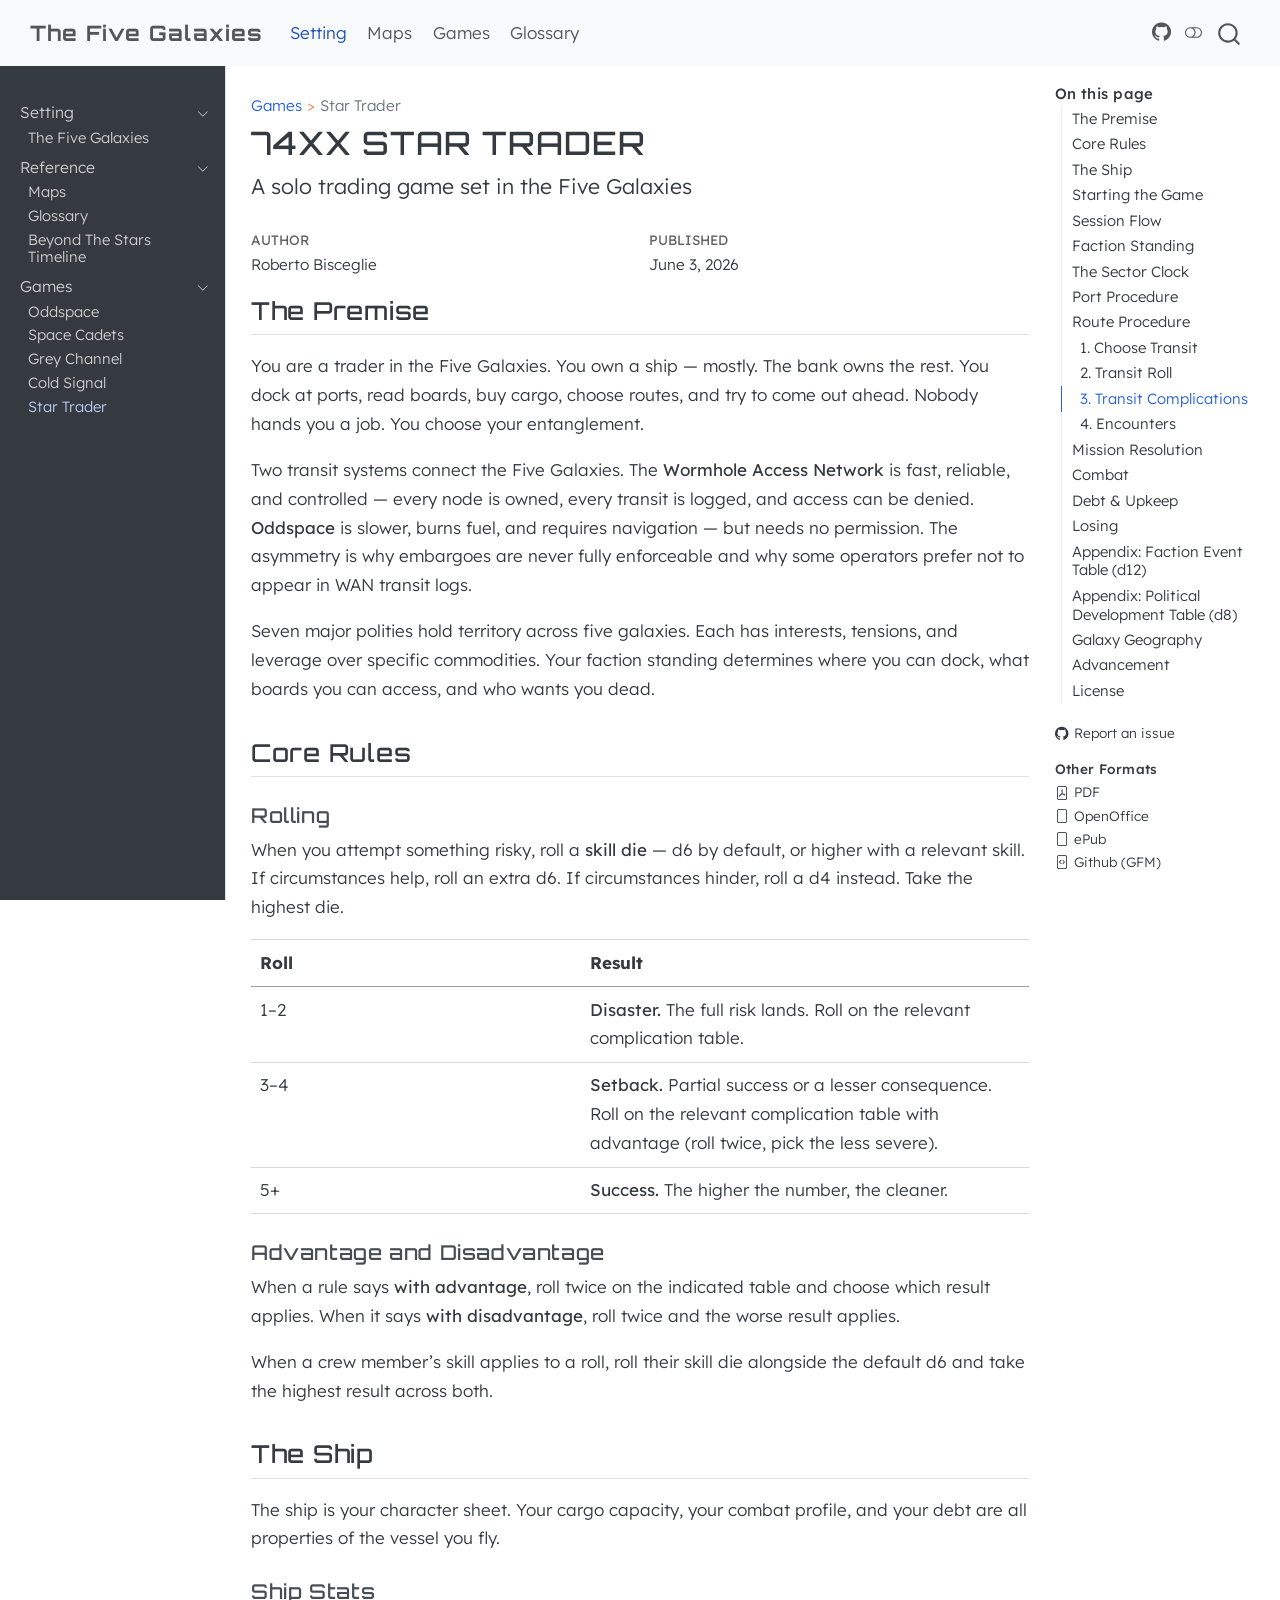
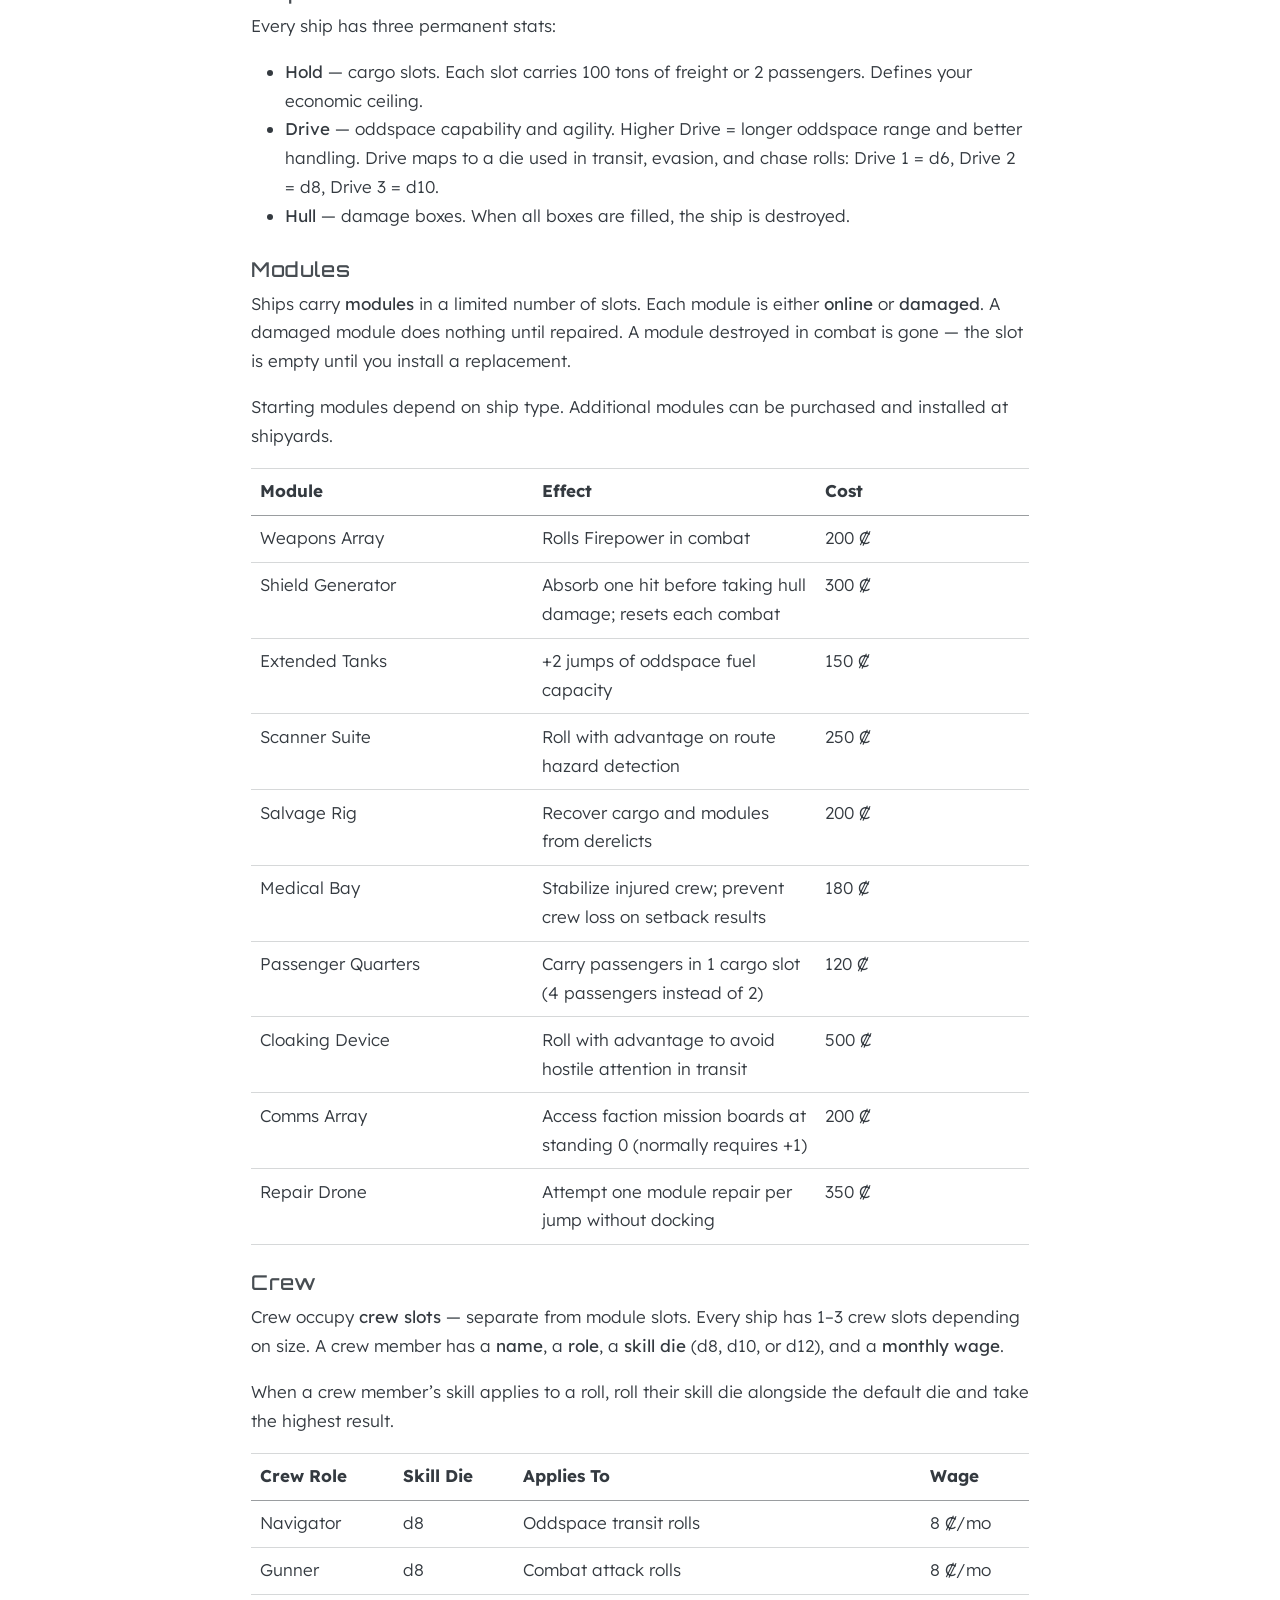
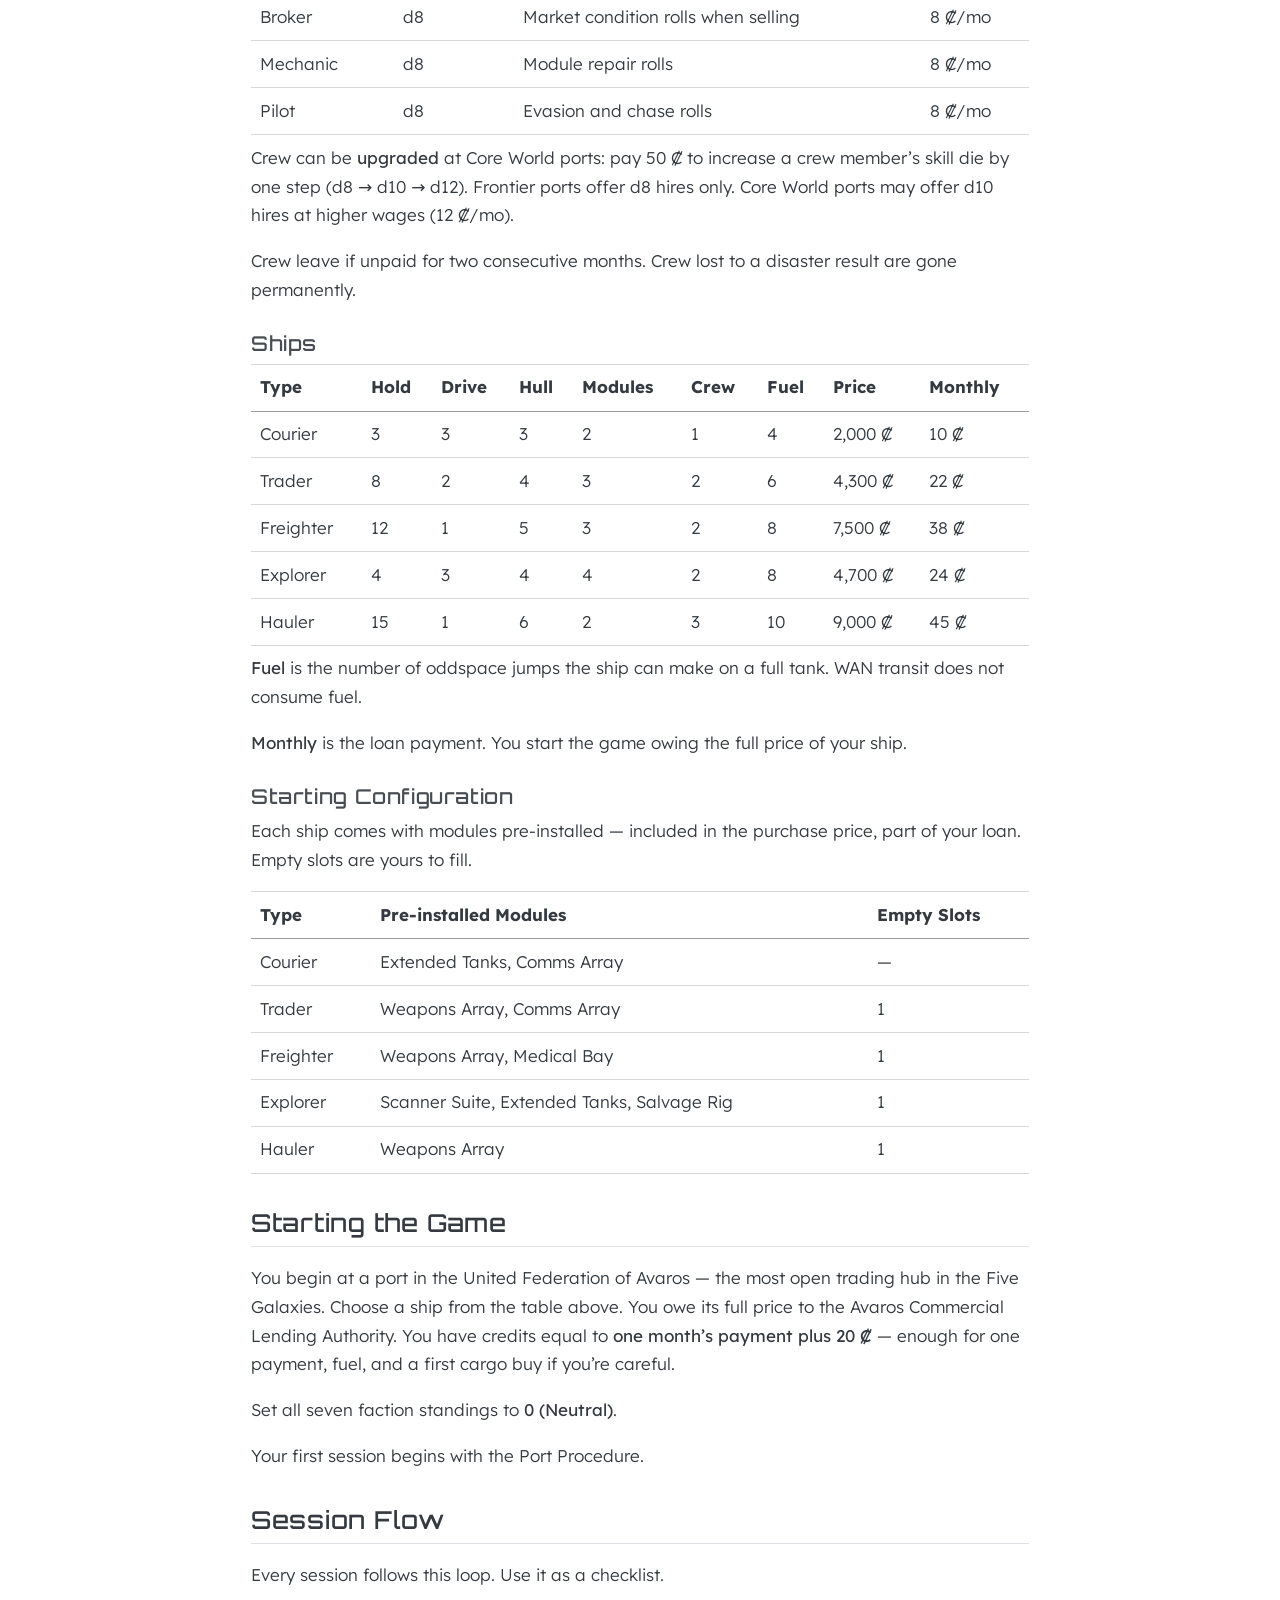
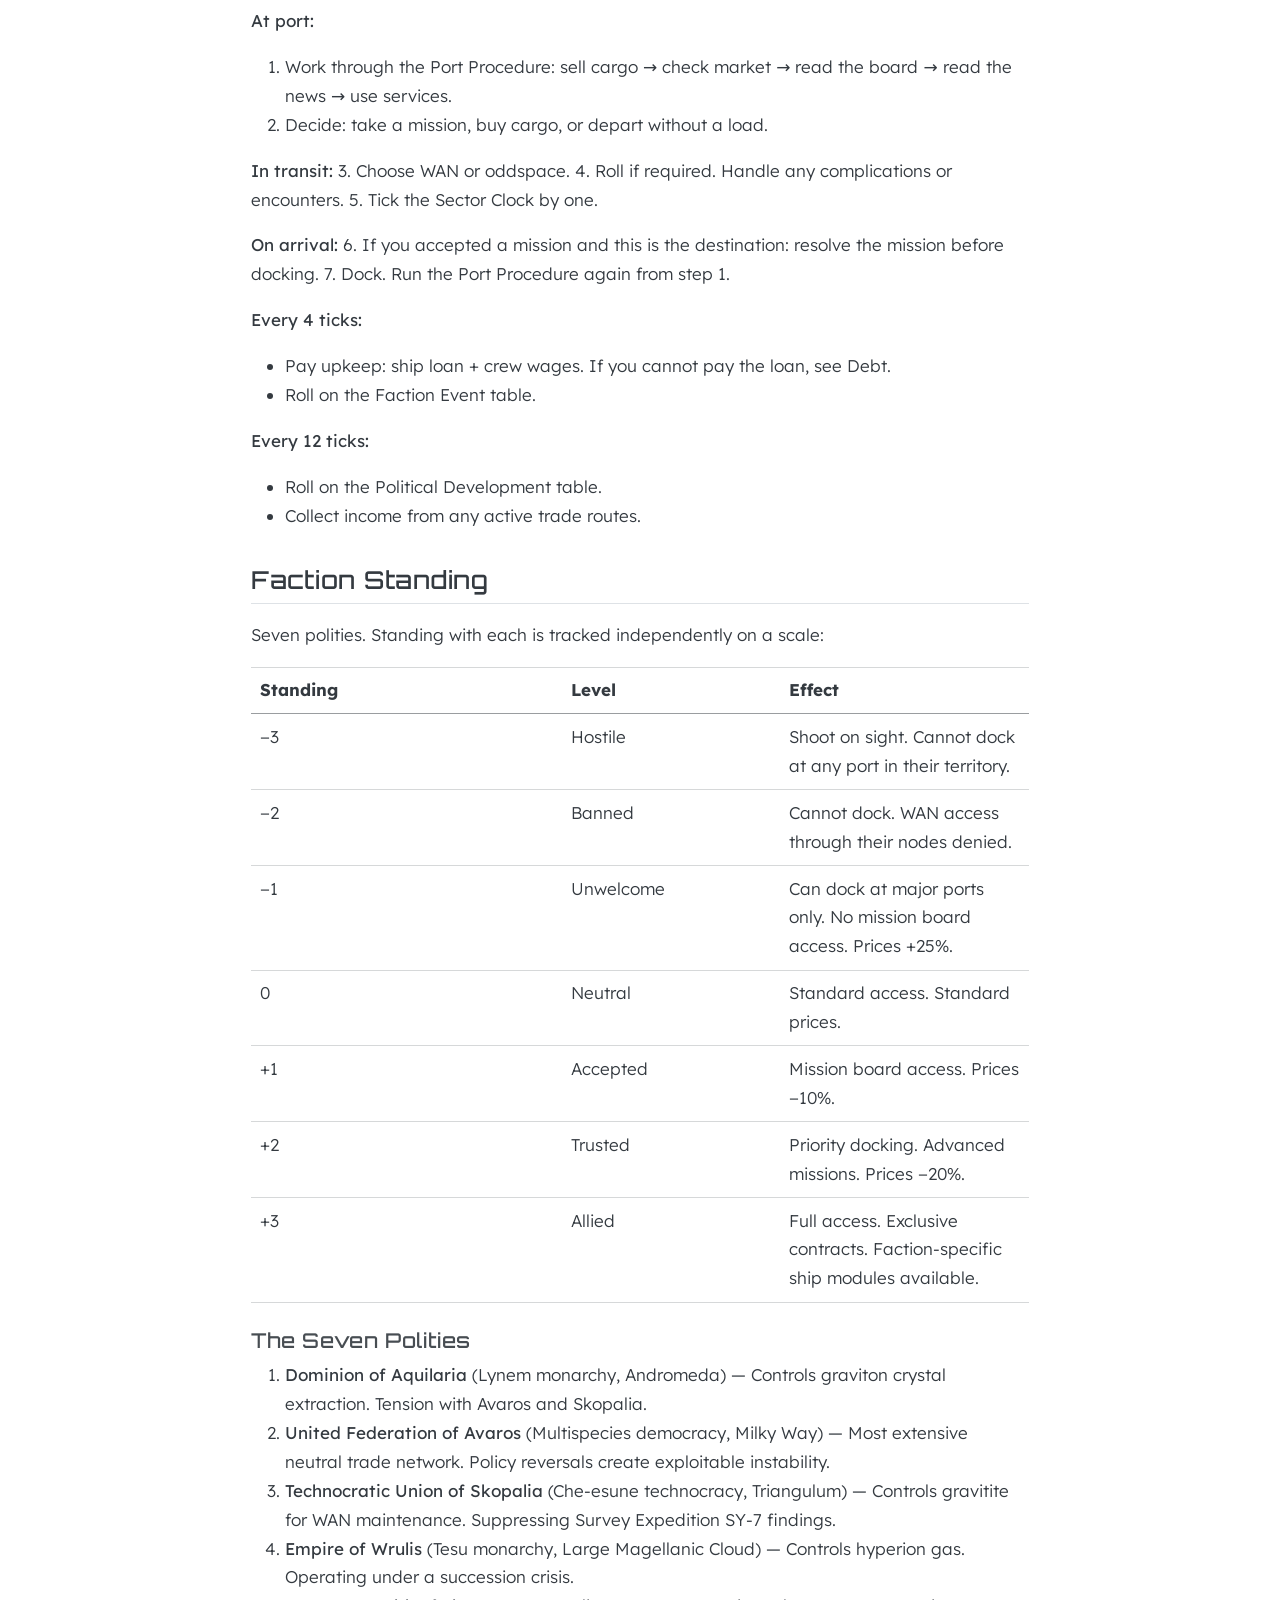
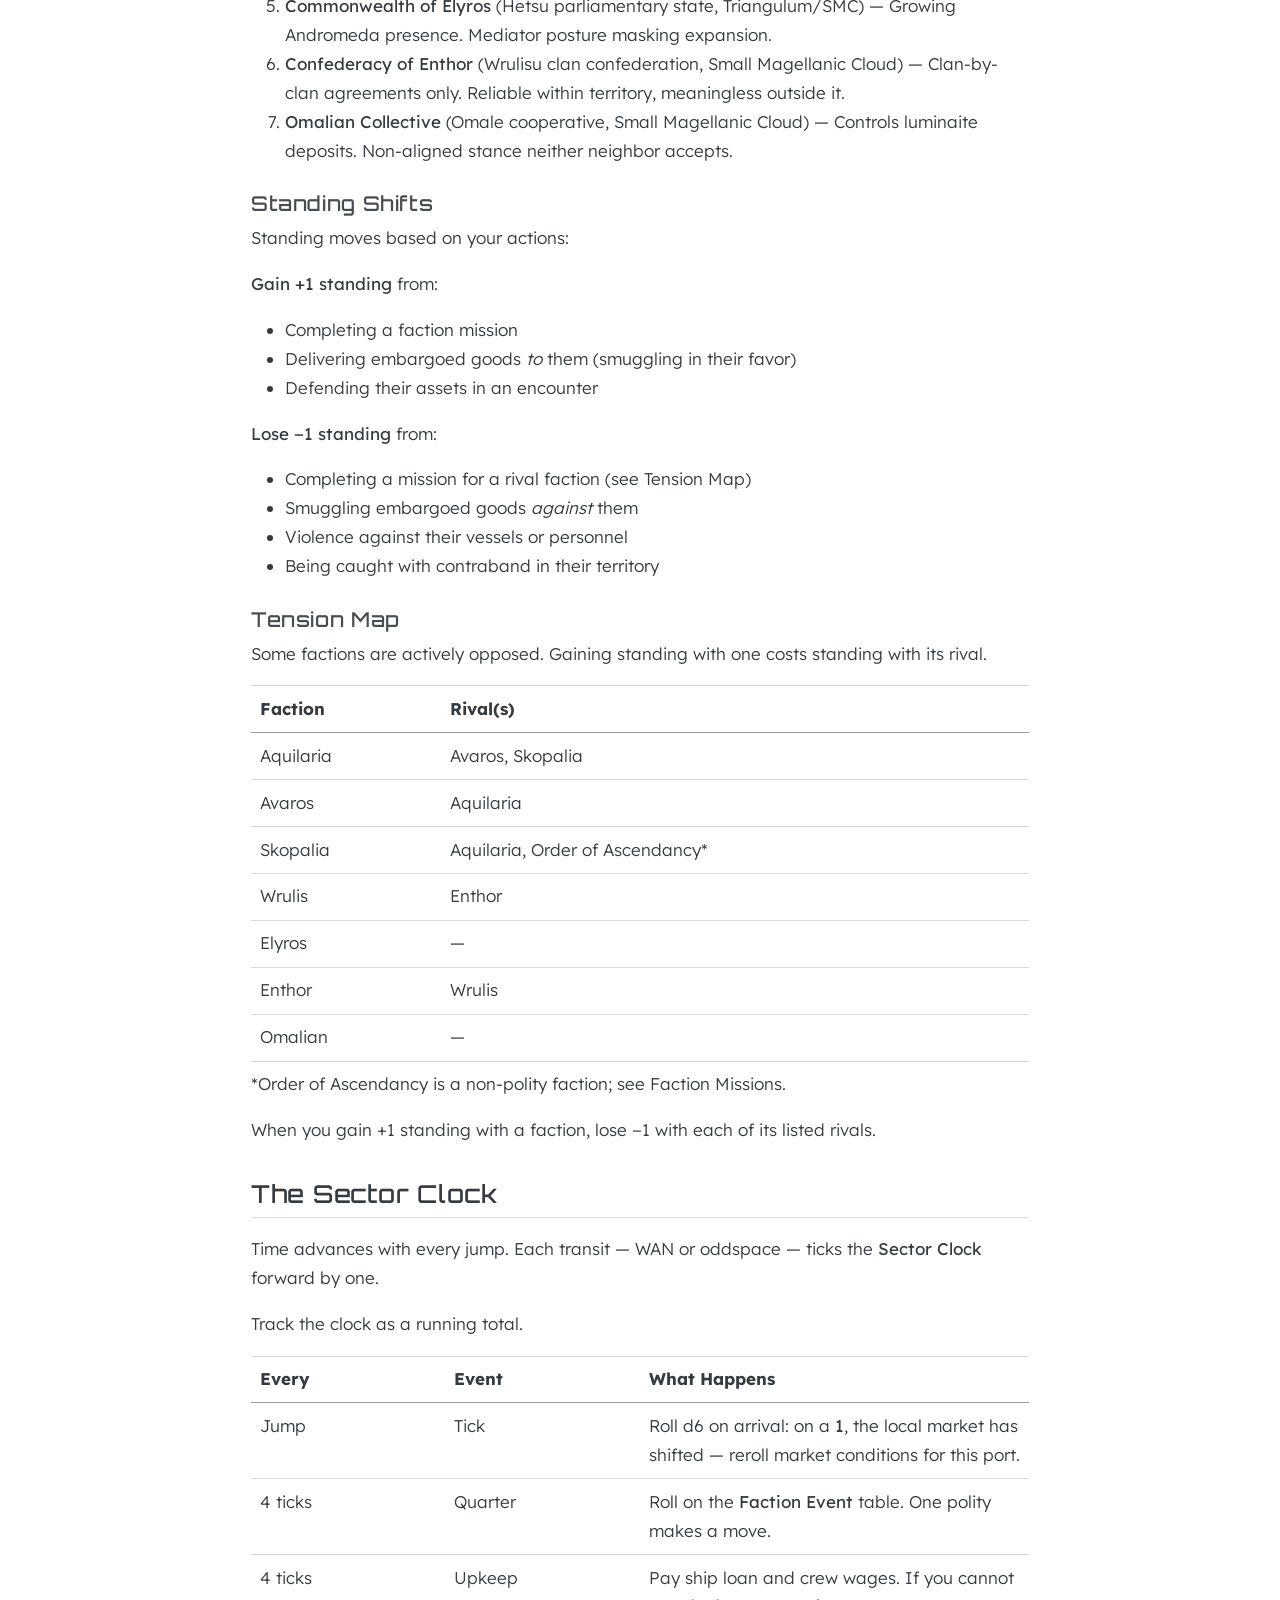
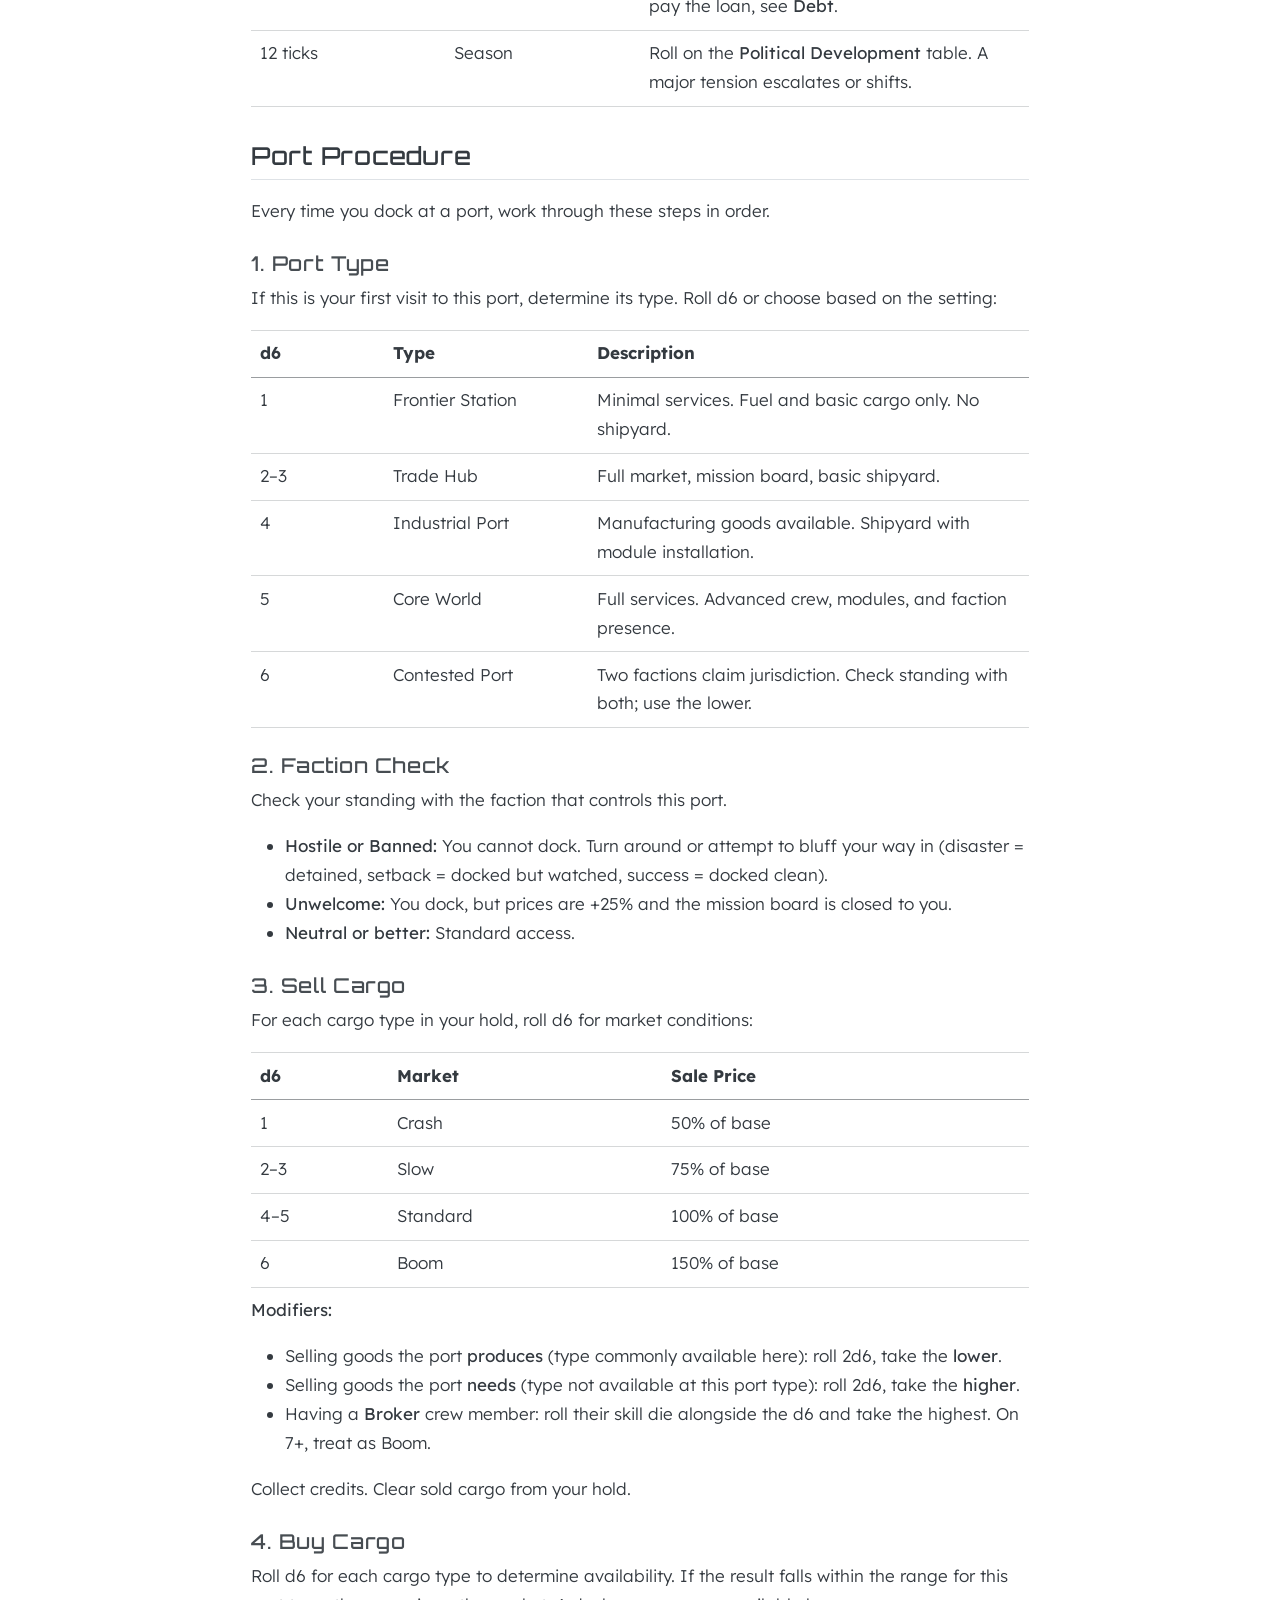
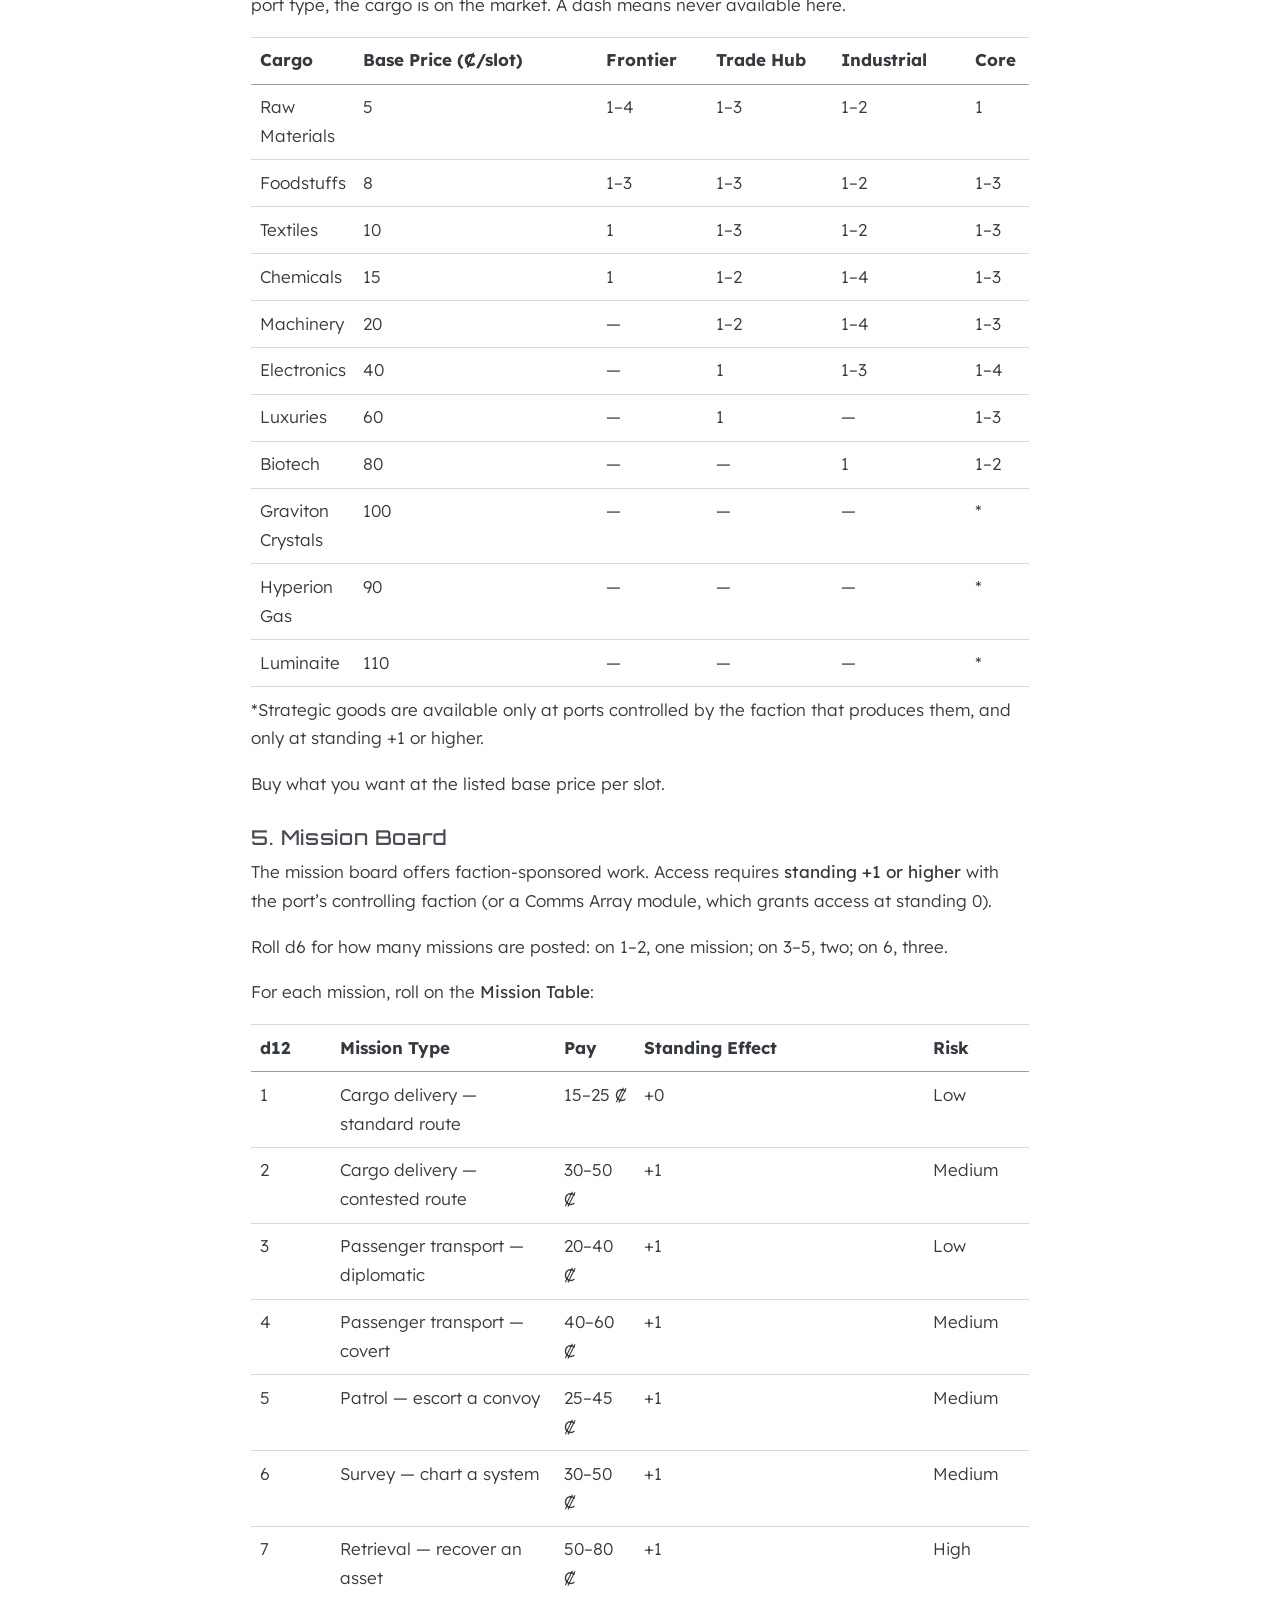
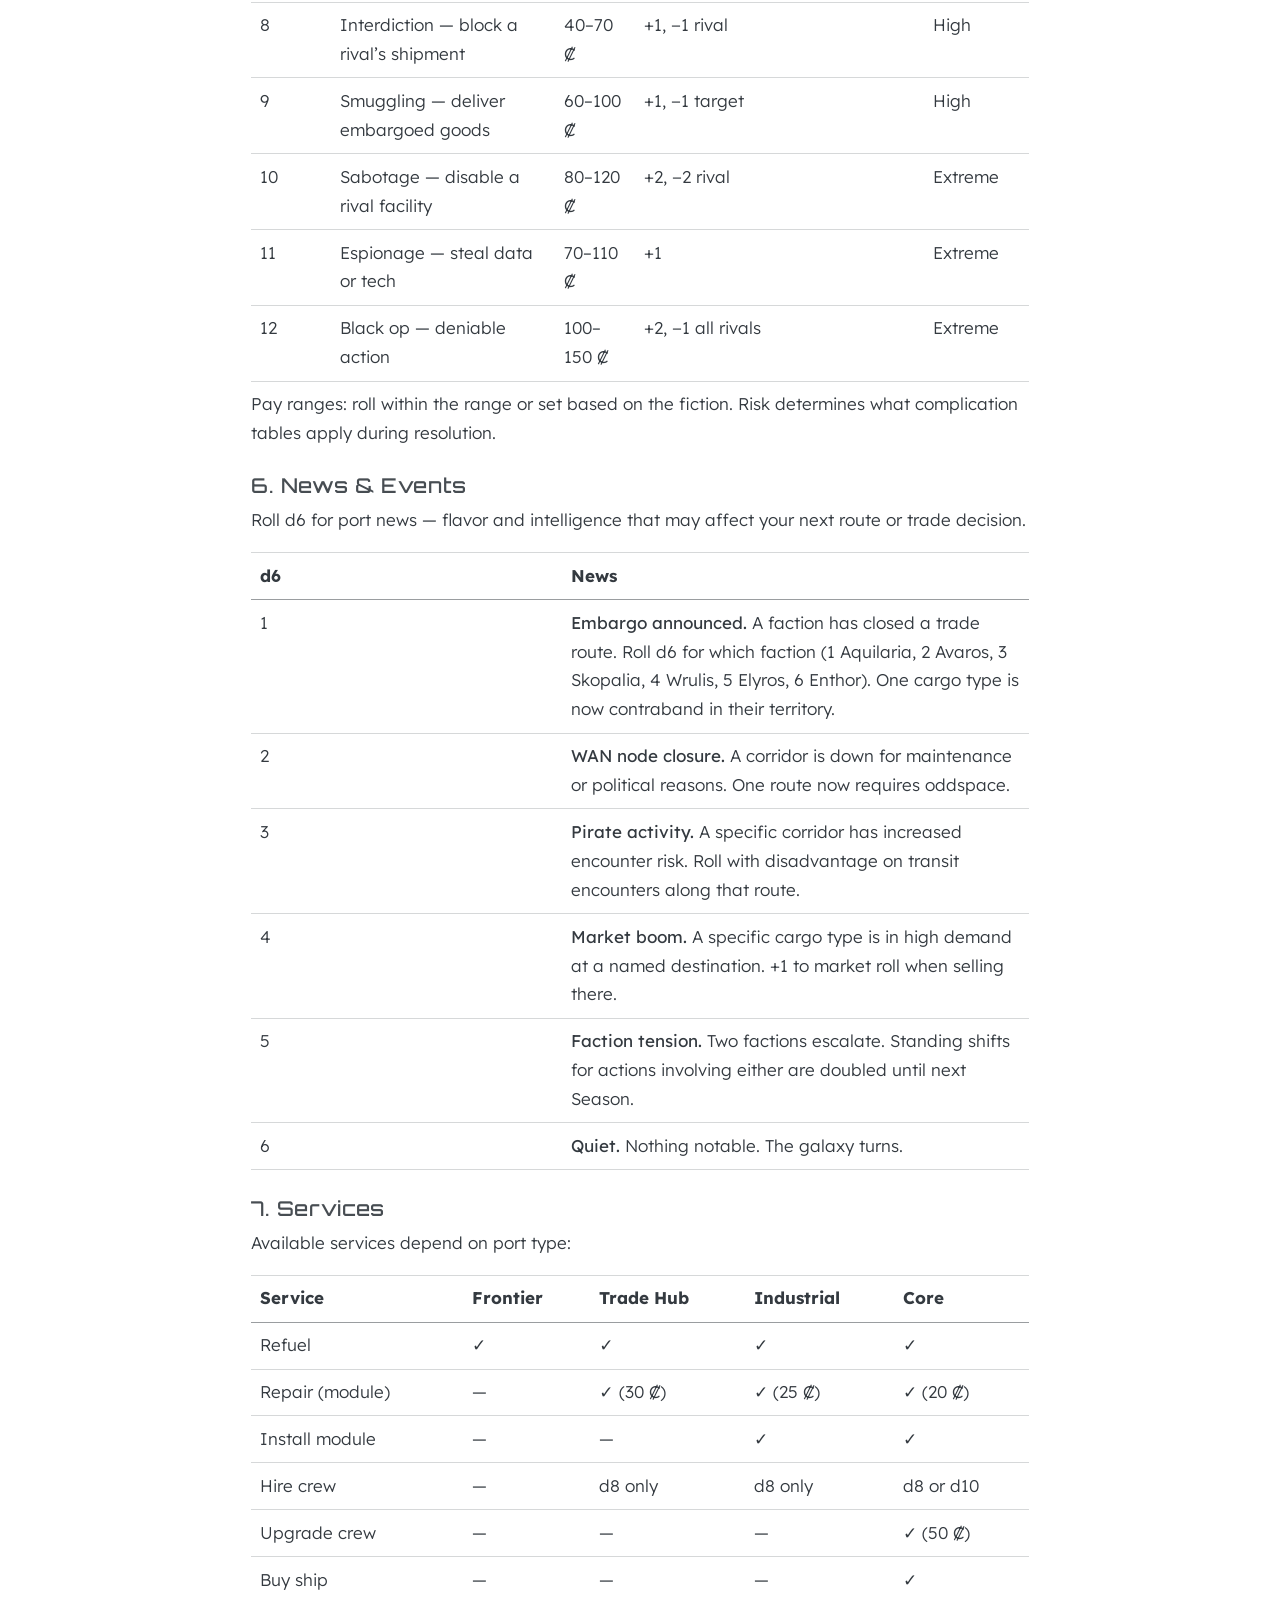
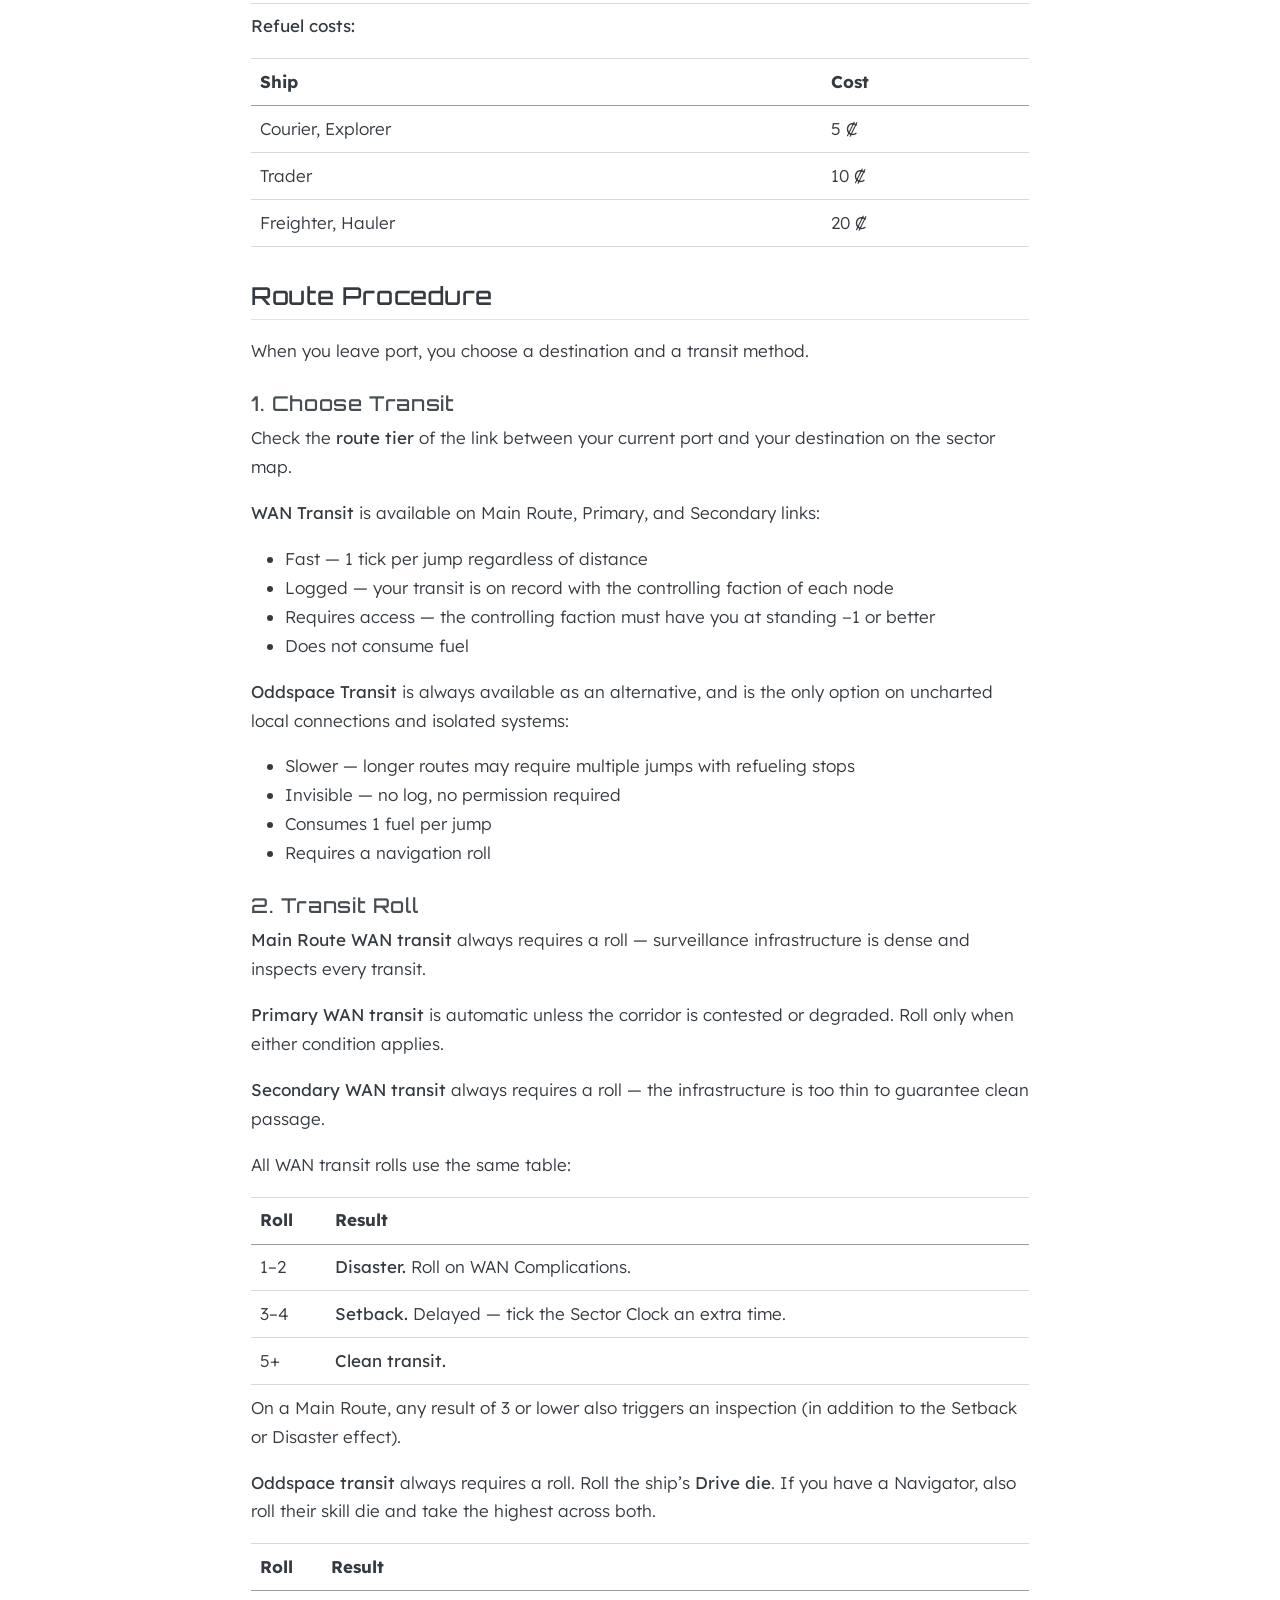
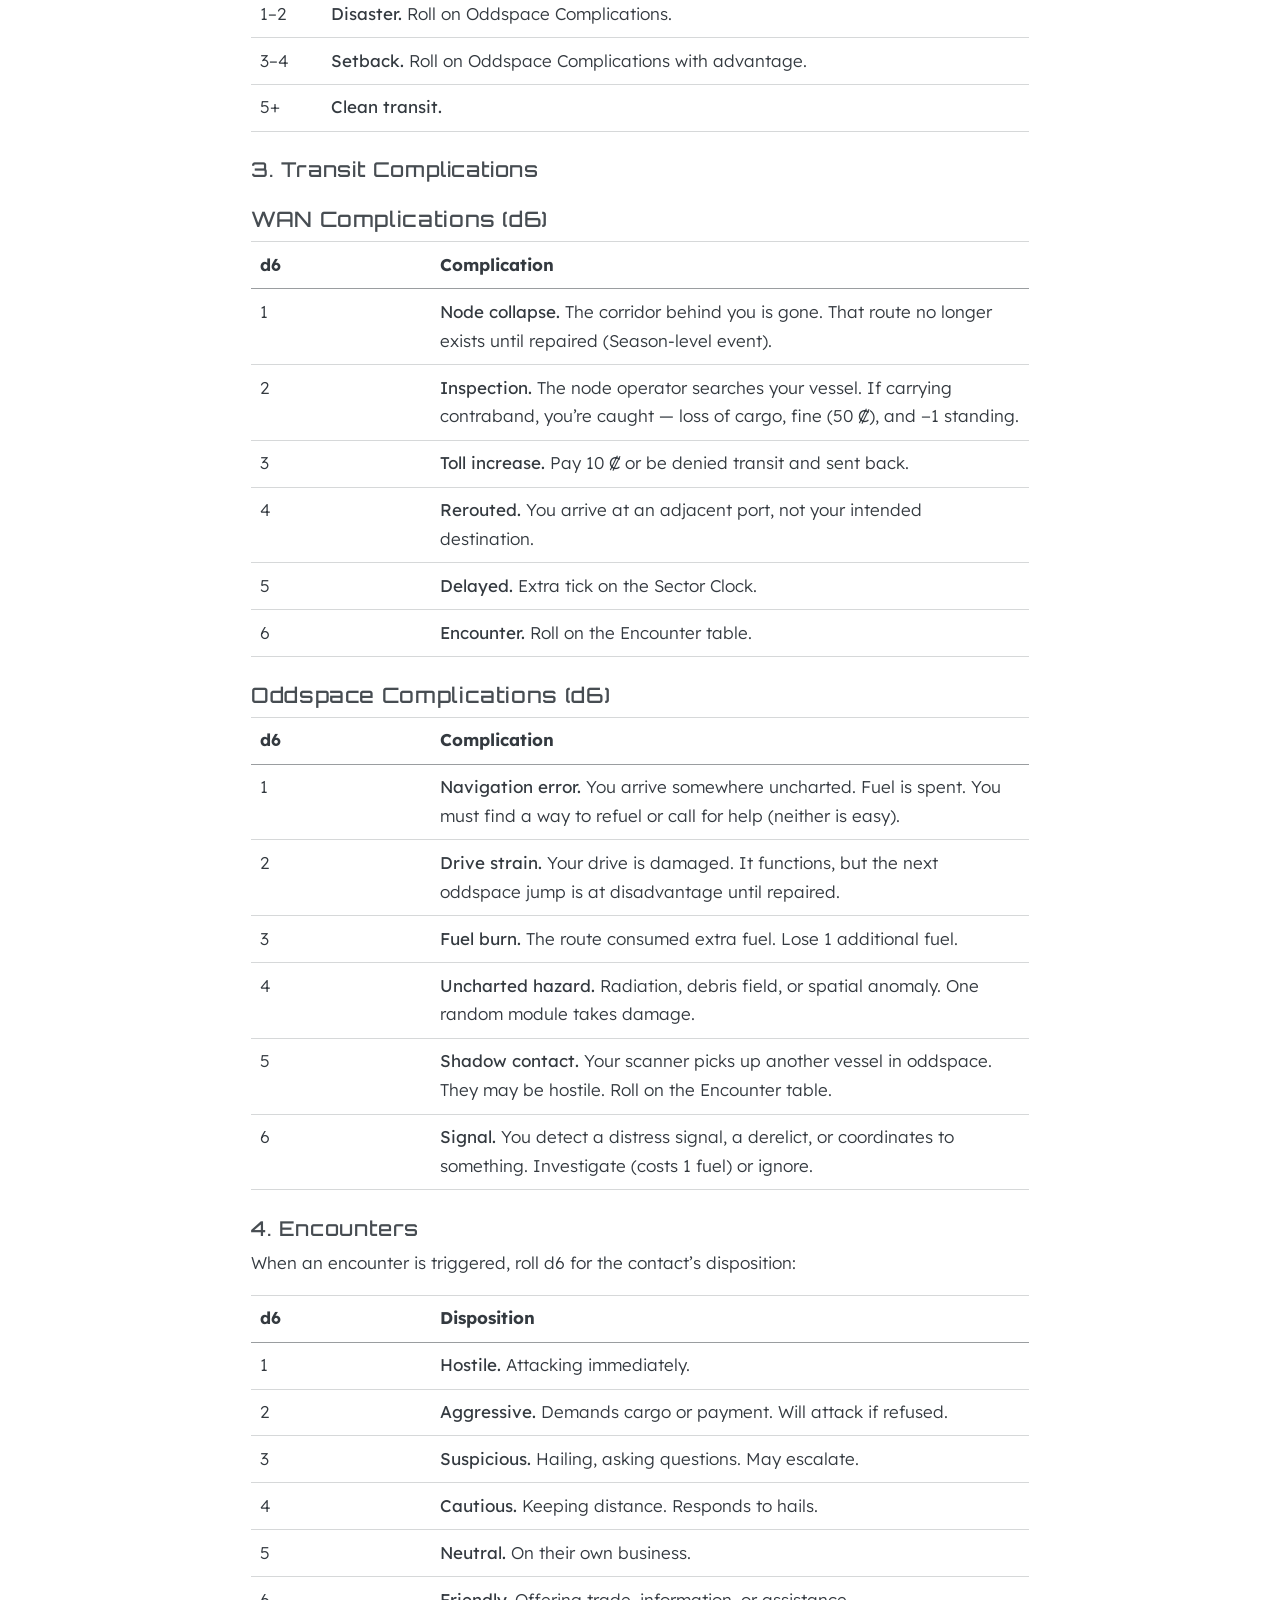
<file: 74xx_star_trader.html>
<!DOCTYPE html>
<html xmlns="http://www.w3.org/1999/xhtml" lang="en" xml:lang="en"><head>

<meta charset="utf-8">
<meta name="generator" content="quarto-1.8.26">

<meta name="viewport" content="width=device-width, initial-scale=1.0, user-scalable=yes">

<meta name="author" content="Roberto Bisceglie">
<meta name="dcterms.date" content="2026-06-03">

<title>74XX STAR TRADER – The Five Galaxies</title>
<style>
code{white-space: pre-wrap;}
span.smallcaps{font-variant: small-caps;}
div.columns{display: flex; gap: min(4vw, 1.5em);}
div.column{flex: auto; overflow-x: auto;}
div.hanging-indent{margin-left: 1.5em; text-indent: -1.5em;}
ul.task-list{list-style: none;}
ul.task-list li input[type="checkbox"] {
  width: 0.8em;
  margin: 0 0.8em 0.2em -1em; /* quarto-specific, see https://github.com/quarto-dev/quarto-cli/issues/4556 */ 
  vertical-align: middle;
}
</style>


<script src="site_libs/quarto-nav/quarto-nav.js"></script>
<script src="site_libs/quarto-nav/headroom.min.js"></script>
<script src="site_libs/clipboard/clipboard.min.js"></script>
<script src="site_libs/quarto-search/autocomplete.umd.js"></script>
<script src="site_libs/quarto-search/fuse.min.js"></script>
<script src="site_libs/quarto-search/quarto-search.js"></script>
<meta name="quarto:offset" content="./">
<script src="site_libs/quarto-html/quarto.js" type="module"></script>
<script src="site_libs/quarto-html/tabsets/tabsets.js" type="module"></script>
<script src="site_libs/quarto-html/axe/axe-check.js" type="module"></script>
<script src="site_libs/quarto-html/popper.min.js"></script>
<script src="site_libs/quarto-html/tippy.umd.min.js"></script>
<script src="site_libs/quarto-html/anchor.min.js"></script>
<link href="site_libs/quarto-html/tippy.css" rel="stylesheet">
<link href="site_libs/quarto-html/quarto-syntax-highlighting-587c61ba64f3a5504c4d52d930310e48.css" rel="stylesheet" class="quarto-color-scheme" id="quarto-text-highlighting-styles">
<link href="site_libs/quarto-html/quarto-syntax-highlighting-dark-b758ccaa5987ceb1b75504551e579abf.css" rel="stylesheet" class="quarto-color-scheme quarto-color-alternate" id="quarto-text-highlighting-styles">
<link href="site_libs/quarto-html/quarto-syntax-highlighting-587c61ba64f3a5504c4d52d930310e48.css" rel="stylesheet" class="quarto-color-scheme-extra" id="quarto-text-highlighting-styles">
<script src="site_libs/bootstrap/bootstrap.min.js"></script>
<link href="site_libs/bootstrap/bootstrap-icons.css" rel="stylesheet">
<link href="site_libs/bootstrap/bootstrap-1382f62d8978ce82f8d2d9927f48b3dc.min.css" rel="stylesheet" append-hash="true" class="quarto-color-scheme" id="quarto-bootstrap" data-mode="light">
<link href="site_libs/bootstrap/bootstrap-dark-770f93cf0d6bce23fd1869f728bdc28a.min.css" rel="stylesheet" append-hash="true" class="quarto-color-scheme quarto-color-alternate" id="quarto-bootstrap" data-mode="dark">
<link href="site_libs/bootstrap/bootstrap-1382f62d8978ce82f8d2d9927f48b3dc.min.css" rel="stylesheet" append-hash="true" class="quarto-color-scheme-extra" id="quarto-bootstrap" data-mode="light">
<script id="quarto-search-options" type="application/json">{
  "location": "navbar",
  "copy-button": false,
  "collapse-after": 3,
  "panel-placement": "end",
  "type": "overlay",
  "limit": 50,
  "keyboard-shortcut": [
    "f",
    "/",
    "s"
  ],
  "show-item-context": false,
  "language": {
    "search-no-results-text": "No results",
    "search-matching-documents-text": "matching documents",
    "search-copy-link-title": "Copy link to search",
    "search-hide-matches-text": "Hide additional matches",
    "search-more-match-text": "more match in this document",
    "search-more-matches-text": "more matches in this document",
    "search-clear-button-title": "Clear",
    "search-text-placeholder": "",
    "search-detached-cancel-button-title": "Cancel",
    "search-submit-button-title": "Submit",
    "search-label": "Search"
  }
}</script>
<link rel="preconnect" href="https://fonts.googleapis.com">

<link rel="preconnect" href="https://fonts.gstatic.com" crossorigin="">

<link href="https://fonts.googleapis.com/css2?family=Lexend:wght@300;400;500&amp;family=Orbitron:wght@400;500;700;900&amp;display=swap" rel="stylesheet">



</head>

<body class="nav-sidebar docked nav-fixed quarto-light"><script id="quarto-html-before-body" type="application/javascript">
    const toggleBodyColorMode = (bsSheetEl) => {
      const mode = bsSheetEl.getAttribute("data-mode");
      const bodyEl = window.document.querySelector("body");
      if (mode === "dark") {
        bodyEl.classList.add("quarto-dark");
        bodyEl.classList.remove("quarto-light");
      } else {
        bodyEl.classList.add("quarto-light");
        bodyEl.classList.remove("quarto-dark");
      }
    }
    const toggleBodyColorPrimary = () => {
      const bsSheetEl = window.document.querySelector("link#quarto-bootstrap:not([rel=disabled-stylesheet])");
      if (bsSheetEl) {
        toggleBodyColorMode(bsSheetEl);
      }
    }
    const setColorSchemeToggle = (alternate) => {
      const toggles = window.document.querySelectorAll('.quarto-color-scheme-toggle');
      for (let i=0; i < toggles.length; i++) {
        const toggle = toggles[i];
        if (toggle) {
          if (alternate) {
            toggle.classList.add("alternate");
          } else {
            toggle.classList.remove("alternate");
          }
        }
      }
    };
    const toggleColorMode = (alternate) => {
      // Switch the stylesheets
      const primaryStylesheets = window.document.querySelectorAll('link.quarto-color-scheme:not(.quarto-color-alternate)');
      const alternateStylesheets = window.document.querySelectorAll('link.quarto-color-scheme.quarto-color-alternate');
      manageTransitions('#quarto-margin-sidebar .nav-link', false);
      if (alternate) {
        // note: dark is layered on light, we don't disable primary!
        enableStylesheet(alternateStylesheets);
        for (const sheetNode of alternateStylesheets) {
          if (sheetNode.id === "quarto-bootstrap") {
            toggleBodyColorMode(sheetNode);
          }
        }
      } else {
        disableStylesheet(alternateStylesheets);
        enableStylesheet(primaryStylesheets)
        toggleBodyColorPrimary();
      }
      manageTransitions('#quarto-margin-sidebar .nav-link', true);
      // Switch the toggles
      setColorSchemeToggle(alternate)
      // Hack to workaround the fact that safari doesn't
      // properly recolor the scrollbar when toggling (#1455)
      if (navigator.userAgent.indexOf('Safari') > 0 && navigator.userAgent.indexOf('Chrome') == -1) {
        manageTransitions("body", false);
        window.scrollTo(0, 1);
        setTimeout(() => {
          window.scrollTo(0, 0);
          manageTransitions("body", true);
        }, 40);
      }
    }
    const disableStylesheet = (stylesheets) => {
      for (let i=0; i < stylesheets.length; i++) {
        const stylesheet = stylesheets[i];
        stylesheet.rel = 'disabled-stylesheet';
      }
    }
    const enableStylesheet = (stylesheets) => {
      for (let i=0; i < stylesheets.length; i++) {
        const stylesheet = stylesheets[i];
        if(stylesheet.rel !== 'stylesheet') { // for Chrome, which will still FOUC without this check
          stylesheet.rel = 'stylesheet';
        }
      }
    }
    const manageTransitions = (selector, allowTransitions) => {
      const els = window.document.querySelectorAll(selector);
      for (let i=0; i < els.length; i++) {
        const el = els[i];
        if (allowTransitions) {
          el.classList.remove('notransition');
        } else {
          el.classList.add('notransition');
        }
      }
    }
    const isFileUrl = () => {
      return window.location.protocol === 'file:';
    }
    const hasAlternateSentinel = () => {
      let styleSentinel = getColorSchemeSentinel();
      if (styleSentinel !== null) {
        return styleSentinel === "alternate";
      } else {
        return false;
      }
    }
    const setStyleSentinel = (alternate) => {
      const value = alternate ? "alternate" : "default";
      if (!isFileUrl()) {
        window.localStorage.setItem("quarto-color-scheme", value);
      } else {
        localAlternateSentinel = value;
      }
    }
    const getColorSchemeSentinel = () => {
      if (!isFileUrl()) {
        const storageValue = window.localStorage.getItem("quarto-color-scheme");
        return storageValue != null ? storageValue : localAlternateSentinel;
      } else {
        return localAlternateSentinel;
      }
    }
    const toggleGiscusIfUsed = (isAlternate, darkModeDefault) => {
      const baseTheme = document.querySelector('#giscus-base-theme')?.value ?? 'light';
      const alternateTheme = document.querySelector('#giscus-alt-theme')?.value ?? 'dark';
      let newTheme = '';
      if(authorPrefersDark) {
        newTheme = isAlternate ? baseTheme : alternateTheme;
      } else {
        newTheme = isAlternate ? alternateTheme : baseTheme;
      }
      const changeGiscusTheme = () => {
        // From: https://github.com/giscus/giscus/issues/336
        const sendMessage = (message) => {
          const iframe = document.querySelector('iframe.giscus-frame');
          if (!iframe) return;
          iframe.contentWindow.postMessage({ giscus: message }, 'https://giscus.app');
        }
        sendMessage({
          setConfig: {
            theme: newTheme
          }
        });
      }
      const isGiscussLoaded = window.document.querySelector('iframe.giscus-frame') !== null;
      if (isGiscussLoaded) {
        changeGiscusTheme();
      }
    };
    const authorPrefersDark = false;
    const darkModeDefault = authorPrefersDark;
      document.querySelector('link#quarto-text-highlighting-styles.quarto-color-scheme-extra').rel = 'disabled-stylesheet';
      document.querySelector('link#quarto-bootstrap.quarto-color-scheme-extra').rel = 'disabled-stylesheet';
    let localAlternateSentinel = darkModeDefault ? 'alternate' : 'default';
    // Dark / light mode switch
    window.quartoToggleColorScheme = () => {
      // Read the current dark / light value
      let toAlternate = !hasAlternateSentinel();
      toggleColorMode(toAlternate);
      setStyleSentinel(toAlternate);
      toggleGiscusIfUsed(toAlternate, darkModeDefault);
      window.dispatchEvent(new Event('resize'));
    };
    // Switch to dark mode if need be
    if (hasAlternateSentinel()) {
      toggleColorMode(true);
    } else {
      toggleColorMode(false);
    }
  </script>

<div id="quarto-search-results"></div>
  <header id="quarto-header" class="headroom fixed-top">
    <nav class="navbar navbar-expand-lg " data-bs-theme="dark">
      <div class="navbar-container container-fluid">
      <div class="navbar-brand-container mx-auto">
    <a class="navbar-brand" href="./index.html">
    <span class="navbar-title">The Five Galaxies</span>
    </a>
  </div>
            <div id="quarto-search" class="" title="Search"></div>
          <button class="navbar-toggler" type="button" data-bs-toggle="collapse" data-bs-target="#navbarCollapse" aria-controls="navbarCollapse" role="menu" aria-expanded="false" aria-label="Toggle navigation" onclick="if (window.quartoToggleHeadroom) { window.quartoToggleHeadroom(); }">
  <span class="navbar-toggler-icon"></span>
</button>
          <div class="collapse navbar-collapse" id="navbarCollapse">
            <ul class="navbar-nav navbar-nav-scroll me-auto">
  <li class="nav-item">
    <a class="nav-link active" href="./setting/the_five_galaxies.html" aria-current="page"> 
<span class="menu-text">Setting</span></a>
  </li>  
  <li class="nav-item">
    <a class="nav-link" href="./maps.html"> 
<span class="menu-text">Maps</span></a>
  </li>  
  <li class="nav-item">
    <a class="nav-link" href="./74xx_oddspace.html"> 
<span class="menu-text">Games</span></a>
  </li>  
  <li class="nav-item">
    <a class="nav-link" href="./setting/GLOSSARY.html"> 
<span class="menu-text">Glossary</span></a>
  </li>  
</ul>
            <ul class="navbar-nav navbar-nav-scroll ms-auto">
  <li class="nav-item compact">
    <a class="nav-link" href="https://github.com/zeruhur/the_five_galaxies"> <i class="bi bi-github" role="img">
</i> 
<span class="menu-text"></span></a>
  </li>  
</ul>
          </div> <!-- /navcollapse -->
            <div class="quarto-navbar-tools">
  <a href="" class="quarto-color-scheme-toggle quarto-navigation-tool  px-1" onclick="window.quartoToggleColorScheme(); return false;" title="Toggle dark mode"><i class="bi"></i></a>
</div>
      </div> <!-- /container-fluid -->
    </nav>
  <nav class="quarto-secondary-nav">
    <div class="container-fluid d-flex">
      <button type="button" class="quarto-btn-toggle btn" data-bs-toggle="collapse" role="button" data-bs-target=".quarto-sidebar-collapse-item" aria-controls="quarto-sidebar" aria-expanded="false" aria-label="Toggle sidebar navigation" onclick="if (window.quartoToggleHeadroom) { window.quartoToggleHeadroom(); }">
        <i class="bi bi-layout-text-sidebar-reverse"></i>
      </button>
        <nav class="quarto-page-breadcrumbs" aria-label="breadcrumb"><ol class="breadcrumb"><li class="breadcrumb-item"><a href="./74xx_oddspace.html">Games</a></li><li class="breadcrumb-item"><a href="./74xx_star_trader.html">Star Trader</a></li></ol></nav>
        <a class="flex-grow-1" role="navigation" data-bs-toggle="collapse" data-bs-target=".quarto-sidebar-collapse-item" aria-controls="quarto-sidebar" aria-expanded="false" aria-label="Toggle sidebar navigation" onclick="if (window.quartoToggleHeadroom) { window.quartoToggleHeadroom(); }">      
        </a>
    </div>
  </nav>
</header>
<!-- content -->
<div id="quarto-content" class="quarto-container page-columns page-rows-contents page-layout-article page-navbar">
<!-- sidebar -->
  <nav id="quarto-sidebar" class="sidebar collapse collapse-horizontal quarto-sidebar-collapse-item sidebar-navigation docked overflow-auto">
    <div class="sidebar-menu-container"> 
    <ul class="list-unstyled mt-1">
        <li class="sidebar-item sidebar-item-section">
      <div class="sidebar-item-container"> 
            <a class="sidebar-item-text sidebar-link text-start" data-bs-toggle="collapse" data-bs-target="#quarto-sidebar-section-1" role="navigation" aria-expanded="true">
 <span class="menu-text">Setting</span></a>
          <a class="sidebar-item-toggle text-start" data-bs-toggle="collapse" data-bs-target="#quarto-sidebar-section-1" role="navigation" aria-expanded="true" aria-label="Toggle section">
            <i class="bi bi-chevron-right ms-2"></i>
          </a> 
      </div>
      <ul id="quarto-sidebar-section-1" class="collapse list-unstyled sidebar-section depth1 show">  
          <li class="sidebar-item">
  <div class="sidebar-item-container"> 
  <a href="./setting/the_five_galaxies.html" class="sidebar-item-text sidebar-link">
 <span class="menu-text">The Five Galaxies</span></a>
  </div>
</li>
      </ul>
  </li>
        <li class="sidebar-item sidebar-item-section">
      <div class="sidebar-item-container"> 
            <a class="sidebar-item-text sidebar-link text-start" data-bs-toggle="collapse" data-bs-target="#quarto-sidebar-section-2" role="navigation" aria-expanded="true">
 <span class="menu-text">Reference</span></a>
          <a class="sidebar-item-toggle text-start" data-bs-toggle="collapse" data-bs-target="#quarto-sidebar-section-2" role="navigation" aria-expanded="true" aria-label="Toggle section">
            <i class="bi bi-chevron-right ms-2"></i>
          </a> 
      </div>
      <ul id="quarto-sidebar-section-2" class="collapse list-unstyled sidebar-section depth1 show">  
          <li class="sidebar-item">
  <div class="sidebar-item-container"> 
  <a href="./maps.html" class="sidebar-item-text sidebar-link">
 <span class="menu-text">Maps</span></a>
  </div>
</li>
          <li class="sidebar-item">
  <div class="sidebar-item-container"> 
  <a href="./setting/GLOSSARY.html" class="sidebar-item-text sidebar-link">
 <span class="menu-text">Glossary</span></a>
  </div>
</li>
          <li class="sidebar-item">
  <div class="sidebar-item-container"> 
  <a href="./orion_timeline.html" class="sidebar-item-text sidebar-link">
 <span class="menu-text">Beyond The Stars Timeline</span></a>
  </div>
</li>
      </ul>
  </li>
        <li class="sidebar-item sidebar-item-section">
      <div class="sidebar-item-container"> 
            <a class="sidebar-item-text sidebar-link text-start" data-bs-toggle="collapse" data-bs-target="#quarto-sidebar-section-3" role="navigation" aria-expanded="true">
 <span class="menu-text">Games</span></a>
          <a class="sidebar-item-toggle text-start" data-bs-toggle="collapse" data-bs-target="#quarto-sidebar-section-3" role="navigation" aria-expanded="true" aria-label="Toggle section">
            <i class="bi bi-chevron-right ms-2"></i>
          </a> 
      </div>
      <ul id="quarto-sidebar-section-3" class="collapse list-unstyled sidebar-section depth1 show">  
          <li class="sidebar-item">
  <div class="sidebar-item-container"> 
  <a href="./74xx_oddspace.html" class="sidebar-item-text sidebar-link">
 <span class="menu-text">Oddspace</span></a>
  </div>
</li>
          <li class="sidebar-item">
  <div class="sidebar-item-container"> 
  <a href="./74xx_space_cadets.html" class="sidebar-item-text sidebar-link">
 <span class="menu-text">Space Cadets</span></a>
  </div>
</li>
          <li class="sidebar-item">
  <div class="sidebar-item-container"> 
  <a href="./74xx_grey_channel.html" class="sidebar-item-text sidebar-link">
 <span class="menu-text">Grey Channel</span></a>
  </div>
</li>
          <li class="sidebar-item">
  <div class="sidebar-item-container"> 
  <a href="./74xx_cold_signal.html" class="sidebar-item-text sidebar-link">
 <span class="menu-text">Cold Signal</span></a>
  </div>
</li>
          <li class="sidebar-item">
  <div class="sidebar-item-container"> 
  <a href="./74xx_star_trader.html" class="sidebar-item-text sidebar-link active">
 <span class="menu-text">Star Trader</span></a>
  </div>
</li>
      </ul>
  </li>
    </ul>
    </div>
</nav>
<div id="quarto-sidebar-glass" class="quarto-sidebar-collapse-item" data-bs-toggle="collapse" data-bs-target=".quarto-sidebar-collapse-item"></div>
<!-- margin-sidebar -->
    <div id="quarto-margin-sidebar" class="sidebar margin-sidebar">
        <nav id="TOC" role="doc-toc" class="toc-active">
    <h2 id="toc-title">On this page</h2>
   
  <ul>
  <li><a href="#the-premise" id="toc-the-premise" class="nav-link active" data-scroll-target="#the-premise">The Premise</a></li>
  <li><a href="#core-rules" id="toc-core-rules" class="nav-link" data-scroll-target="#core-rules">Core Rules</a>
  <ul class="collapse">
  <li><a href="#rolling" id="toc-rolling" class="nav-link" data-scroll-target="#rolling">Rolling</a></li>
  <li><a href="#advantage-and-disadvantage" id="toc-advantage-and-disadvantage" class="nav-link" data-scroll-target="#advantage-and-disadvantage">Advantage and Disadvantage</a></li>
  </ul></li>
  <li><a href="#the-ship" id="toc-the-ship" class="nav-link" data-scroll-target="#the-ship">The Ship</a>
  <ul class="collapse">
  <li><a href="#ship-stats" id="toc-ship-stats" class="nav-link" data-scroll-target="#ship-stats">Ship Stats</a></li>
  <li><a href="#modules" id="toc-modules" class="nav-link" data-scroll-target="#modules">Modules</a></li>
  <li><a href="#crew" id="toc-crew" class="nav-link" data-scroll-target="#crew">Crew</a></li>
  <li><a href="#ships" id="toc-ships" class="nav-link" data-scroll-target="#ships">Ships</a></li>
  <li><a href="#starting-configuration" id="toc-starting-configuration" class="nav-link" data-scroll-target="#starting-configuration">Starting Configuration</a></li>
  </ul></li>
  <li><a href="#starting-the-game" id="toc-starting-the-game" class="nav-link" data-scroll-target="#starting-the-game">Starting the Game</a></li>
  <li><a href="#session-flow" id="toc-session-flow" class="nav-link" data-scroll-target="#session-flow">Session Flow</a></li>
  <li><a href="#faction-standing" id="toc-faction-standing" class="nav-link" data-scroll-target="#faction-standing">Faction Standing</a>
  <ul class="collapse">
  <li><a href="#the-seven-polities" id="toc-the-seven-polities" class="nav-link" data-scroll-target="#the-seven-polities">The Seven Polities</a></li>
  <li><a href="#standing-shifts" id="toc-standing-shifts" class="nav-link" data-scroll-target="#standing-shifts">Standing Shifts</a></li>
  <li><a href="#tension-map" id="toc-tension-map" class="nav-link" data-scroll-target="#tension-map">Tension Map</a></li>
  </ul></li>
  <li><a href="#the-sector-clock" id="toc-the-sector-clock" class="nav-link" data-scroll-target="#the-sector-clock">The Sector Clock</a></li>
  <li><a href="#port-procedure" id="toc-port-procedure" class="nav-link" data-scroll-target="#port-procedure">Port Procedure</a>
  <ul class="collapse">
  <li><a href="#port-type" id="toc-port-type" class="nav-link" data-scroll-target="#port-type">1. Port Type</a></li>
  <li><a href="#faction-check" id="toc-faction-check" class="nav-link" data-scroll-target="#faction-check">2. Faction Check</a></li>
  <li><a href="#sell-cargo" id="toc-sell-cargo" class="nav-link" data-scroll-target="#sell-cargo">3. Sell Cargo</a></li>
  <li><a href="#buy-cargo" id="toc-buy-cargo" class="nav-link" data-scroll-target="#buy-cargo">4. Buy Cargo</a></li>
  <li><a href="#mission-board" id="toc-mission-board" class="nav-link" data-scroll-target="#mission-board">5. Mission Board</a></li>
  <li><a href="#news-events" id="toc-news-events" class="nav-link" data-scroll-target="#news-events">6. News &amp; Events</a></li>
  <li><a href="#services" id="toc-services" class="nav-link" data-scroll-target="#services">7. Services</a></li>
  </ul></li>
  <li><a href="#route-procedure" id="toc-route-procedure" class="nav-link" data-scroll-target="#route-procedure">Route Procedure</a>
  <ul class="collapse">
  <li><a href="#choose-transit" id="toc-choose-transit" class="nav-link" data-scroll-target="#choose-transit">1. Choose Transit</a></li>
  <li><a href="#transit-roll" id="toc-transit-roll" class="nav-link" data-scroll-target="#transit-roll">2. Transit Roll</a></li>
  <li><a href="#transit-complications" id="toc-transit-complications" class="nav-link" data-scroll-target="#transit-complications">3. Transit Complications</a></li>
  <li><a href="#encounters" id="toc-encounters" class="nav-link" data-scroll-target="#encounters">4. Encounters</a></li>
  </ul></li>
  <li><a href="#mission-resolution" id="toc-mission-resolution" class="nav-link" data-scroll-target="#mission-resolution">Mission Resolution</a>
  <ul class="collapse">
  <li><a href="#risk-tiers" id="toc-risk-tiers" class="nav-link" data-scroll-target="#risk-tiers">Risk Tiers</a></li>
  <li><a href="#the-roll" id="toc-the-roll" class="nav-link" data-scroll-target="#the-roll">The Roll</a></li>
  <li><a href="#mission-complication-table-d6" id="toc-mission-complication-table-d6" class="nav-link" data-scroll-target="#mission-complication-table-d6">Mission Complication Table (d6)</a></li>
  </ul></li>
  <li><a href="#combat" id="toc-combat" class="nav-link" data-scroll-target="#combat">Combat</a>
  <ul class="collapse">
  <li><a href="#rounds" id="toc-rounds" class="nav-link" data-scroll-target="#rounds">Rounds</a></li>
  <li><a href="#attack" id="toc-attack" class="nav-link" data-scroll-target="#attack">Attack</a></li>
  <li><a href="#evade" id="toc-evade" class="nav-link" data-scroll-target="#evade">Evade</a></li>
  <li><a href="#flee" id="toc-flee" class="nav-link" data-scroll-target="#flee">Flee</a></li>
  <li><a href="#destruction" id="toc-destruction" class="nav-link" data-scroll-target="#destruction">Destruction</a></li>
  </ul></li>
  <li><a href="#debt-upkeep" id="toc-debt-upkeep" class="nav-link" data-scroll-target="#debt-upkeep">Debt &amp; Upkeep</a>
  <ul class="collapse">
  <li><a href="#debt" id="toc-debt" class="nav-link" data-scroll-target="#debt">Debt</a></li>
  </ul></li>
  <li><a href="#losing" id="toc-losing" class="nav-link" data-scroll-target="#losing">Losing</a>
  <ul class="collapse">
  <li><a href="#behind" id="toc-behind" class="nav-link" data-scroll-target="#behind">Behind</a></li>
  <li><a href="#stripped" id="toc-stripped" class="nav-link" data-scroll-target="#stripped">Stripped</a></li>
  <li><a href="#stuck" id="toc-stuck" class="nav-link" data-scroll-target="#stuck">Stuck</a></li>
  </ul></li>
  <li><a href="#appendix-faction-event-table-d12" id="toc-appendix-faction-event-table-d12" class="nav-link" data-scroll-target="#appendix-faction-event-table-d12">Appendix: Faction Event Table (d12)</a></li>
  <li><a href="#appendix-political-development-table-d8" id="toc-appendix-political-development-table-d8" class="nav-link" data-scroll-target="#appendix-political-development-table-d8">Appendix: Political Development Table (d8)</a></li>
  <li><a href="#galaxy-geography" id="toc-galaxy-geography" class="nav-link" data-scroll-target="#galaxy-geography">Galaxy Geography</a>
  <ul class="collapse">
  <li><a href="#reading-a-system-for-play" id="toc-reading-a-system-for-play" class="nav-link" data-scroll-target="#reading-a-system-for-play">Reading a System for Play</a></li>
  <li><a href="#wan-access-by-route-tier" id="toc-wan-access-by-route-tier" class="nav-link" data-scroll-target="#wan-access-by-route-tier">WAN Access by Route Tier</a></li>
  <li><a href="#cargo-by-resource-type" id="toc-cargo-by-resource-type" class="nav-link" data-scroll-target="#cargo-by-resource-type">Cargo by Resource Type</a></li>
  <li><a href="#route-roles" id="toc-route-roles" class="nav-link" data-scroll-target="#route-roles">Route Roles</a></li>
  <li><a href="#playing-without-a-sector" id="toc-playing-without-a-sector" class="nav-link" data-scroll-target="#playing-without-a-sector">Playing Without a Sector</a></li>
  </ul></li>
  <li><a href="#advancement" id="toc-advancement" class="nav-link" data-scroll-target="#advancement">Advancement</a>
  <ul class="collapse">
  <li><a href="#the-ship-track-upgrading-your-vessel" id="toc-the-ship-track-upgrading-your-vessel" class="nav-link" data-scroll-target="#the-ship-track-upgrading-your-vessel">The Ship Track: Upgrading Your Vessel</a></li>
  <li><a href="#the-ledger-track-debt-and-capital" id="toc-the-ledger-track-debt-and-capital" class="nav-link" data-scroll-target="#the-ledger-track-debt-and-capital">The Ledger Track: Debt and Capital</a></li>
  <li><a href="#the-network-track-faction-milestones" id="toc-the-network-track-faction-milestones" class="nav-link" data-scroll-target="#the-network-track-faction-milestones">The Network Track: Faction Milestones</a></li>
  <li><a href="#trade-empire" id="toc-trade-empire" class="nav-link" data-scroll-target="#trade-empire">Trade Empire</a></li>
  <li><a href="#amends-table" id="toc-amends-table" class="nav-link" data-scroll-target="#amends-table">Amends Table</a></li>
  </ul></li>
  <li><a href="#license" id="toc-license" class="nav-link" data-scroll-target="#license">License</a></li>
  </ul>
<div class="toc-actions"><ul><li><a href="https://github.com/zeruhur/the_five_galaxies/issues/new" class="toc-action"><i class="bi bi-github"></i>Report an issue</a></li></ul></div><div class="quarto-alternate-formats"><h2>Other Formats</h2><ul><li><a href="74xx_star_trader.pdf"><i class="bi bi-file-pdf"></i>PDF</a></li><li><a href="74xx_star_trader.odt"><i class="bi bi-file"></i>OpenOffice</a></li><li><a href="74xx_star_trader.epub"><i class="bi bi-file"></i>ePub</a></li><li><a href="74xx_star_trader-gfm.md"><i class="bi bi-file-code"></i>Github (GFM)</a></li></ul></div></nav>
    </div>
<!-- main -->
<main class="content" id="quarto-document-content">


<header id="title-block-header" class="quarto-title-block default"><nav class="quarto-page-breadcrumbs quarto-title-breadcrumbs d-none d-lg-block" aria-label="breadcrumb"><ol class="breadcrumb"><li class="breadcrumb-item"><a href="./74xx_oddspace.html">Games</a></li><li class="breadcrumb-item"><a href="./74xx_star_trader.html">Star Trader</a></li></ol></nav>
<div class="quarto-title">
<h1 class="title">74XX STAR TRADER</h1>
<p class="subtitle lead">A solo trading game set in the Five Galaxies</p>
</div>



<div class="quarto-title-meta">

    <div>
    <div class="quarto-title-meta-heading">Author</div>
    <div class="quarto-title-meta-contents">
             <p>Roberto Bisceglie </p>
          </div>
  </div>
    
    <div>
    <div class="quarto-title-meta-heading">Published</div>
    <div class="quarto-title-meta-contents">
      <p class="date">June 3, 2026</p>
    </div>
  </div>
  
    
  </div>
  


</header>


<section id="the-premise" class="level2">
<h2 class="anchored" data-anchor-id="the-premise">The Premise</h2>
<p>You are a trader in the Five Galaxies. You own a ship — mostly. The bank owns the rest. You dock at ports, read boards, buy cargo, choose routes, and try to come out ahead. Nobody hands you a job. You choose your entanglement.</p>
<p>Two transit systems connect the Five Galaxies. The <strong>Wormhole Access Network</strong> is fast, reliable, and controlled — every node is owned, every transit is logged, and access can be denied. <strong>Oddspace</strong> is slower, burns fuel, and requires navigation — but needs no permission. The asymmetry is why embargoes are never fully enforceable and why some operators prefer not to appear in WAN transit logs.</p>
<p>Seven major polities hold territory across five galaxies. Each has interests, tensions, and leverage over specific commodities. Your faction standing determines where you can dock, what boards you can access, and who wants you dead.</p>
</section>
<section id="core-rules" class="level2">
<h2 class="anchored" data-anchor-id="core-rules">Core Rules</h2>
<section id="rolling" class="level3">
<h3 class="anchored" data-anchor-id="rolling">Rolling</h3>
<p>When you attempt something risky, roll a <strong>skill die</strong> — d6 by default, or higher with a relevant skill. If circumstances help, roll an extra d6. If circumstances hinder, roll a d4 instead. Take the highest die.</p>
<table class="caption-top table">
<colgroup>
<col style="width: 42%">
<col style="width: 57%">
</colgroup>
<thead>
<tr class="header">
<th>Roll</th>
<th>Result</th>
</tr>
</thead>
<tbody>
<tr class="odd">
<td>1–2</td>
<td><strong>Disaster.</strong> The full risk lands. Roll on the relevant complication table.</td>
</tr>
<tr class="even">
<td>3–4</td>
<td><strong>Setback.</strong> Partial success or a lesser consequence. Roll on the relevant complication table with advantage (roll twice, pick the less severe).</td>
</tr>
<tr class="odd">
<td>5+</td>
<td><strong>Success.</strong> The higher the number, the cleaner.</td>
</tr>
</tbody>
</table>
</section>
<section id="advantage-and-disadvantage" class="level3">
<h3 class="anchored" data-anchor-id="advantage-and-disadvantage">Advantage and Disadvantage</h3>
<p>When a rule says <strong>with advantage</strong>, roll twice on the indicated table and choose which result applies. When it says <strong>with disadvantage</strong>, roll twice and the worse result applies.</p>
<p>When a crew member’s skill applies to a roll, roll their skill die alongside the default d6 and take the highest result across both.</p>
</section>
</section>
<section id="the-ship" class="level2">
<h2 class="anchored" data-anchor-id="the-ship">The Ship</h2>
<p>The ship is your character sheet. Your cargo capacity, your combat profile, and your debt are all properties of the vessel you fly.</p>
<section id="ship-stats" class="level3">
<h3 class="anchored" data-anchor-id="ship-stats">Ship Stats</h3>
<p>Every ship has three permanent stats:</p>
<ul>
<li><strong>Hold</strong> — cargo slots. Each slot carries 100 tons of freight or 2 passengers. Defines your economic ceiling.</li>
<li><strong>Drive</strong> — oddspace capability and agility. Higher Drive = longer oddspace range and better handling. Drive maps to a die used in transit, evasion, and chase rolls: Drive 1 = d6, Drive 2 = d8, Drive 3 = d10.</li>
<li><strong>Hull</strong> — damage boxes. When all boxes are filled, the ship is destroyed.</li>
</ul>
</section>
<section id="modules" class="level3">
<h3 class="anchored" data-anchor-id="modules">Modules</h3>
<p>Ships carry <strong>modules</strong> in a limited number of slots. Each module is either <strong>online</strong> or <strong>damaged</strong>. A damaged module does nothing until repaired. A module destroyed in combat is gone — the slot is empty until you install a replacement.</p>
<p>Starting modules depend on ship type. Additional modules can be purchased and installed at shipyards.</p>
<table class="caption-top table">
<colgroup>
<col style="width: 36%">
<col style="width: 36%">
<col style="width: 27%">
</colgroup>
<thead>
<tr class="header">
<th>Module</th>
<th>Effect</th>
<th>Cost</th>
</tr>
</thead>
<tbody>
<tr class="odd">
<td>Weapons Array</td>
<td>Rolls Firepower in combat</td>
<td>200 ₡</td>
</tr>
<tr class="even">
<td>Shield Generator</td>
<td>Absorb one hit before taking hull damage; resets each combat</td>
<td>300 ₡</td>
</tr>
<tr class="odd">
<td>Extended Tanks</td>
<td>+2 jumps of oddspace fuel capacity</td>
<td>150 ₡</td>
</tr>
<tr class="even">
<td>Scanner Suite</td>
<td>Roll with advantage on route hazard detection</td>
<td>250 ₡</td>
</tr>
<tr class="odd">
<td>Salvage Rig</td>
<td>Recover cargo and modules from derelicts</td>
<td>200 ₡</td>
</tr>
<tr class="even">
<td>Medical Bay</td>
<td>Stabilize injured crew; prevent crew loss on setback results</td>
<td>180 ₡</td>
</tr>
<tr class="odd">
<td>Passenger Quarters</td>
<td>Carry passengers in 1 cargo slot (4 passengers instead of 2)</td>
<td>120 ₡</td>
</tr>
<tr class="even">
<td>Cloaking Device</td>
<td>Roll with advantage to avoid hostile attention in transit</td>
<td>500 ₡</td>
</tr>
<tr class="odd">
<td>Comms Array</td>
<td>Access faction mission boards at standing 0 (normally requires +1)</td>
<td>200 ₡</td>
</tr>
<tr class="even">
<td>Repair Drone</td>
<td>Attempt one module repair per jump without docking</td>
<td>350 ₡</td>
</tr>
</tbody>
</table>
</section>
<section id="crew" class="level3">
<h3 class="anchored" data-anchor-id="crew">Crew</h3>
<p>Crew occupy <strong>crew slots</strong> — separate from module slots. Every ship has 1–3 crew slots depending on size. A crew member has a <strong>name</strong>, a <strong>role</strong>, a <strong>skill die</strong> (d8, d10, or d12), and a <strong>monthly wage</strong>.</p>
<p>When a crew member’s skill applies to a roll, roll their skill die alongside the default die and take the highest result.</p>
<table class="caption-top table">
<thead>
<tr class="header">
<th>Crew Role</th>
<th>Skill Die</th>
<th>Applies To</th>
<th>Wage</th>
</tr>
</thead>
<tbody>
<tr class="odd">
<td>Navigator</td>
<td>d8</td>
<td>Oddspace transit rolls</td>
<td>8 ₡/mo</td>
</tr>
<tr class="even">
<td>Gunner</td>
<td>d8</td>
<td>Combat attack rolls</td>
<td>8 ₡/mo</td>
</tr>
<tr class="odd">
<td>Broker</td>
<td>d8</td>
<td>Market condition rolls when selling</td>
<td>8 ₡/mo</td>
</tr>
<tr class="even">
<td>Mechanic</td>
<td>d8</td>
<td>Module repair rolls</td>
<td>8 ₡/mo</td>
</tr>
<tr class="odd">
<td>Pilot</td>
<td>d8</td>
<td>Evasion and chase rolls</td>
<td>8 ₡/mo</td>
</tr>
</tbody>
</table>
<p>Crew can be <strong>upgraded</strong> at Core World ports: pay 50 ₡ to increase a crew member’s skill die by one step (d8 → d10 → d12). Frontier ports offer d8 hires only. Core World ports may offer d10 hires at higher wages (12 ₡/mo).</p>
<p>Crew leave if unpaid for two consecutive months. Crew lost to a disaster result are gone permanently.</p>
</section>
<section id="ships" class="level3">
<h3 class="anchored" data-anchor-id="ships">Ships</h3>
<table class="caption-top table">
<thead>
<tr class="header">
<th>Type</th>
<th>Hold</th>
<th>Drive</th>
<th>Hull</th>
<th>Modules</th>
<th>Crew</th>
<th>Fuel</th>
<th>Price</th>
<th>Monthly</th>
</tr>
</thead>
<tbody>
<tr class="odd">
<td>Courier</td>
<td>3</td>
<td>3</td>
<td>3</td>
<td>2</td>
<td>1</td>
<td>4</td>
<td>2,000 ₡</td>
<td>10 ₡</td>
</tr>
<tr class="even">
<td>Trader</td>
<td>8</td>
<td>2</td>
<td>4</td>
<td>3</td>
<td>2</td>
<td>6</td>
<td>4,300 ₡</td>
<td>22 ₡</td>
</tr>
<tr class="odd">
<td>Freighter</td>
<td>12</td>
<td>1</td>
<td>5</td>
<td>3</td>
<td>2</td>
<td>8</td>
<td>7,500 ₡</td>
<td>38 ₡</td>
</tr>
<tr class="even">
<td>Explorer</td>
<td>4</td>
<td>3</td>
<td>4</td>
<td>4</td>
<td>2</td>
<td>8</td>
<td>4,700 ₡</td>
<td>24 ₡</td>
</tr>
<tr class="odd">
<td>Hauler</td>
<td>15</td>
<td>1</td>
<td>6</td>
<td>2</td>
<td>3</td>
<td>10</td>
<td>9,000 ₡</td>
<td>45 ₡</td>
</tr>
</tbody>
</table>
<p><strong>Fuel</strong> is the number of oddspace jumps the ship can make on a full tank. WAN transit does not consume fuel.</p>
<p><strong>Monthly</strong> is the loan payment. You start the game owing the full price of your ship.</p>
</section>
<section id="starting-configuration" class="level3">
<h3 class="anchored" data-anchor-id="starting-configuration">Starting Configuration</h3>
<p>Each ship comes with modules pre-installed — included in the purchase price, part of your loan. Empty slots are yours to fill.</p>
<table class="caption-top table">
<thead>
<tr class="header">
<th>Type</th>
<th>Pre-installed Modules</th>
<th>Empty Slots</th>
</tr>
</thead>
<tbody>
<tr class="odd">
<td>Courier</td>
<td>Extended Tanks, Comms Array</td>
<td>—</td>
</tr>
<tr class="even">
<td>Trader</td>
<td>Weapons Array, Comms Array</td>
<td>1</td>
</tr>
<tr class="odd">
<td>Freighter</td>
<td>Weapons Array, Medical Bay</td>
<td>1</td>
</tr>
<tr class="even">
<td>Explorer</td>
<td>Scanner Suite, Extended Tanks, Salvage Rig</td>
<td>1</td>
</tr>
<tr class="odd">
<td>Hauler</td>
<td>Weapons Array</td>
<td>1</td>
</tr>
</tbody>
</table>
</section>
</section>
<section id="starting-the-game" class="level2">
<h2 class="anchored" data-anchor-id="starting-the-game">Starting the Game</h2>
<p>You begin at a port in the United Federation of Avaros — the most open trading hub in the Five Galaxies. Choose a ship from the table above. You owe its full price to the Avaros Commercial Lending Authority. You have credits equal to <strong>one month’s payment plus 20 ₡</strong> — enough for one payment, fuel, and a first cargo buy if you’re careful.</p>
<p>Set all seven faction standings to <strong>0 (Neutral)</strong>.</p>
<p>Your first session begins with the Port Procedure.</p>
</section>
<section id="session-flow" class="level2">
<h2 class="anchored" data-anchor-id="session-flow">Session Flow</h2>
<p>Every session follows this loop. Use it as a checklist.</p>
<p><strong>At port:</strong></p>
<ol type="1">
<li>Work through the Port Procedure: sell cargo → check market → read the board → read the news → use services.</li>
<li>Decide: take a mission, buy cargo, or depart without a load.</li>
</ol>
<p><strong>In transit:</strong> 3. Choose WAN or oddspace. 4. Roll if required. Handle any complications or encounters. 5. Tick the Sector Clock by one.</p>
<p><strong>On arrival:</strong> 6. If you accepted a mission and this is the destination: resolve the mission before docking. 7. Dock. Run the Port Procedure again from step 1.</p>
<p><strong>Every 4 ticks:</strong></p>
<ul>
<li>Pay upkeep: ship loan + crew wages. If you cannot pay the loan, see Debt.</li>
<li>Roll on the Faction Event table.</li>
</ul>
<p><strong>Every 12 ticks:</strong></p>
<ul>
<li>Roll on the Political Development table.</li>
<li>Collect income from any active trade routes.</li>
</ul>
</section>
<section id="faction-standing" class="level2">
<h2 class="anchored" data-anchor-id="faction-standing">Faction Standing</h2>
<p>Seven polities. Standing with each is tracked independently on a scale:</p>
<table class="caption-top table">
<colgroup>
<col style="width: 40%">
<col style="width: 28%">
<col style="width: 32%">
</colgroup>
<thead>
<tr class="header">
<th>Standing</th>
<th>Level</th>
<th>Effect</th>
</tr>
</thead>
<tbody>
<tr class="odd">
<td>−3</td>
<td>Hostile</td>
<td>Shoot on sight. Cannot dock at any port in their territory.</td>
</tr>
<tr class="even">
<td>−2</td>
<td>Banned</td>
<td>Cannot dock. WAN access through their nodes denied.</td>
</tr>
<tr class="odd">
<td>−1</td>
<td>Unwelcome</td>
<td>Can dock at major ports only. No mission board access. Prices +25%.</td>
</tr>
<tr class="even">
<td>0</td>
<td>Neutral</td>
<td>Standard access. Standard prices.</td>
</tr>
<tr class="odd">
<td>+1</td>
<td>Accepted</td>
<td>Mission board access. Prices −10%.</td>
</tr>
<tr class="even">
<td>+2</td>
<td>Trusted</td>
<td>Priority docking. Advanced missions. Prices −20%.</td>
</tr>
<tr class="odd">
<td>+3</td>
<td>Allied</td>
<td>Full access. Exclusive contracts. Faction-specific ship modules available.</td>
</tr>
</tbody>
</table>
<section id="the-seven-polities" class="level3">
<h3 class="anchored" data-anchor-id="the-seven-polities">The Seven Polities</h3>
<ol type="1">
<li><strong>Dominion of Aquilaria</strong> (Lynem monarchy, Andromeda) — Controls graviton crystal extraction. Tension with Avaros and Skopalia.</li>
<li><strong>United Federation of Avaros</strong> (Multispecies democracy, Milky Way) — Most extensive neutral trade network. Policy reversals create exploitable instability.</li>
<li><strong>Technocratic Union of Skopalia</strong> (Che-esune technocracy, Triangulum) — Controls gravitite for WAN maintenance. Suppressing Survey Expedition SY-7 findings.</li>
<li><strong>Empire of Wrulis</strong> (Tesu monarchy, Large Magellanic Cloud) — Controls hyperion gas. Operating under a succession crisis.</li>
<li><strong>Commonwealth of Elyros</strong> (Hetsu parliamentary state, Triangulum/SMC) — Growing Andromeda presence. Mediator posture masking expansion.</li>
<li><strong>Confederacy of Enthor</strong> (Wrulisu clan confederation, Small Magellanic Cloud) — Clan-by-clan agreements only. Reliable within territory, meaningless outside it.</li>
<li><strong>Omalian Collective</strong> (Omale cooperative, Small Magellanic Cloud) — Controls luminaite deposits. Non-aligned stance neither neighbor accepts.</li>
</ol>
</section>
<section id="standing-shifts" class="level3">
<h3 class="anchored" data-anchor-id="standing-shifts">Standing Shifts</h3>
<p>Standing moves based on your actions:</p>
<p><strong>Gain +1 standing</strong> from:</p>
<ul>
<li>Completing a faction mission</li>
<li>Delivering embargoed goods <em>to</em> them (smuggling in their favor)</li>
<li>Defending their assets in an encounter</li>
</ul>
<p><strong>Lose −1 standing</strong> from:</p>
<ul>
<li>Completing a mission for a rival faction (see Tension Map)</li>
<li>Smuggling embargoed goods <em>against</em> them</li>
<li>Violence against their vessels or personnel</li>
<li>Being caught with contraband in their territory</li>
</ul>
</section>
<section id="tension-map" class="level3">
<h3 class="anchored" data-anchor-id="tension-map">Tension Map</h3>
<p>Some factions are actively opposed. Gaining standing with one costs standing with its rival.</p>
<table class="caption-top table">
<thead>
<tr class="header">
<th>Faction</th>
<th>Rival(s)</th>
</tr>
</thead>
<tbody>
<tr class="odd">
<td>Aquilaria</td>
<td>Avaros, Skopalia</td>
</tr>
<tr class="even">
<td>Avaros</td>
<td>Aquilaria</td>
</tr>
<tr class="odd">
<td>Skopalia</td>
<td>Aquilaria, Order of Ascendancy*</td>
</tr>
<tr class="even">
<td>Wrulis</td>
<td>Enthor</td>
</tr>
<tr class="odd">
<td>Elyros</td>
<td>—</td>
</tr>
<tr class="even">
<td>Enthor</td>
<td>Wrulis</td>
</tr>
<tr class="odd">
<td>Omalian</td>
<td>—</td>
</tr>
</tbody>
</table>
<p>*Order of Ascendancy is a non-polity faction; see Faction Missions.</p>
<p>When you gain +1 standing with a faction, lose −1 with each of its listed rivals.</p>
</section>
</section>
<section id="the-sector-clock" class="level2">
<h2 class="anchored" data-anchor-id="the-sector-clock">The Sector Clock</h2>
<p>Time advances with every jump. Each transit — WAN or oddspace — ticks the <strong>Sector Clock</strong> forward by one.</p>
<p>Track the clock as a running total.</p>
<table class="caption-top table">
<colgroup>
<col style="width: 25%">
<col style="width: 25%">
<col style="width: 50%">
</colgroup>
<thead>
<tr class="header">
<th>Every</th>
<th>Event</th>
<th>What Happens</th>
</tr>
</thead>
<tbody>
<tr class="odd">
<td>Jump</td>
<td>Tick</td>
<td>Roll d6 on arrival: on a <strong>1</strong>, the local market has shifted — reroll market conditions for this port.</td>
</tr>
<tr class="even">
<td>4 ticks</td>
<td>Quarter</td>
<td>Roll on the <strong>Faction Event</strong> table. One polity makes a move.</td>
</tr>
<tr class="odd">
<td>4 ticks</td>
<td>Upkeep</td>
<td>Pay ship loan and crew wages. If you cannot pay the loan, see <strong>Debt</strong>.</td>
</tr>
<tr class="even">
<td>12 ticks</td>
<td>Season</td>
<td>Roll on the <strong>Political Development</strong> table. A major tension escalates or shifts.</td>
</tr>
</tbody>
</table>
</section>
<section id="port-procedure" class="level2">
<h2 class="anchored" data-anchor-id="port-procedure">Port Procedure</h2>
<p>Every time you dock at a port, work through these steps in order.</p>
<section id="port-type" class="level3">
<h3 class="anchored" data-anchor-id="port-type">1. Port Type</h3>
<p>If this is your first visit to this port, determine its type. Roll d6 or choose based on the setting:</p>
<table class="caption-top table">
<colgroup>
<col style="width: 17%">
<col style="width: 26%">
<col style="width: 56%">
</colgroup>
<thead>
<tr class="header">
<th>d6</th>
<th>Type</th>
<th>Description</th>
</tr>
</thead>
<tbody>
<tr class="odd">
<td>1</td>
<td>Frontier Station</td>
<td>Minimal services. Fuel and basic cargo only. No shipyard.</td>
</tr>
<tr class="even">
<td>2–3</td>
<td>Trade Hub</td>
<td>Full market, mission board, basic shipyard.</td>
</tr>
<tr class="odd">
<td>4</td>
<td>Industrial Port</td>
<td>Manufacturing goods available. Shipyard with module installation.</td>
</tr>
<tr class="even">
<td>5</td>
<td>Core World</td>
<td>Full services. Advanced crew, modules, and faction presence.</td>
</tr>
<tr class="odd">
<td>6</td>
<td>Contested Port</td>
<td>Two factions claim jurisdiction. Check standing with both; use the lower.</td>
</tr>
</tbody>
</table>
</section>
<section id="faction-check" class="level3">
<h3 class="anchored" data-anchor-id="faction-check">2. Faction Check</h3>
<p>Check your standing with the faction that controls this port.</p>
<ul>
<li><strong>Hostile or Banned:</strong> You cannot dock. Turn around or attempt to bluff your way in (disaster = detained, setback = docked but watched, success = docked clean).</li>
<li><strong>Unwelcome:</strong> You dock, but prices are +25% and the mission board is closed to you.</li>
<li><strong>Neutral or better:</strong> Standard access.</li>
</ul>
</section>
<section id="sell-cargo" class="level3">
<h3 class="anchored" data-anchor-id="sell-cargo">3. Sell Cargo</h3>
<p>For each cargo type in your hold, roll d6 for market conditions:</p>
<table class="caption-top table">
<thead>
<tr class="header">
<th>d6</th>
<th>Market</th>
<th>Sale Price</th>
</tr>
</thead>
<tbody>
<tr class="odd">
<td>1</td>
<td>Crash</td>
<td>50% of base</td>
</tr>
<tr class="even">
<td>2–3</td>
<td>Slow</td>
<td>75% of base</td>
</tr>
<tr class="odd">
<td>4–5</td>
<td>Standard</td>
<td>100% of base</td>
</tr>
<tr class="even">
<td>6</td>
<td>Boom</td>
<td>150% of base</td>
</tr>
</tbody>
</table>
<p><strong>Modifiers:</strong></p>
<ul>
<li>Selling goods the port <strong>produces</strong> (type commonly available here): roll 2d6, take the <strong>lower</strong>.</li>
<li>Selling goods the port <strong>needs</strong> (type not available at this port type): roll 2d6, take the <strong>higher</strong>.</li>
<li>Having a <strong>Broker</strong> crew member: roll their skill die alongside the d6 and take the highest. On 7+, treat as Boom.</li>
</ul>
<p>Collect credits. Clear sold cargo from your hold.</p>
</section>
<section id="buy-cargo" class="level3">
<h3 class="anchored" data-anchor-id="buy-cargo">4. Buy Cargo</h3>
<p>Roll d6 for each cargo type to determine availability. If the result falls within the range for this port type, the cargo is on the market. A dash means never available here.</p>
<table class="caption-top table">
<colgroup>
<col style="width: 10%">
<col style="width: 31%">
<col style="width: 14%">
<col style="width: 16%">
<col style="width: 17%">
<col style="width: 8%">
</colgroup>
<thead>
<tr class="header">
<th>Cargo</th>
<th>Base Price (₡/slot)</th>
<th>Frontier</th>
<th>Trade Hub</th>
<th>Industrial</th>
<th>Core</th>
</tr>
</thead>
<tbody>
<tr class="odd">
<td>Raw Materials</td>
<td>5</td>
<td>1–4</td>
<td>1–3</td>
<td>1–2</td>
<td>1</td>
</tr>
<tr class="even">
<td>Foodstuffs</td>
<td>8</td>
<td>1–3</td>
<td>1–3</td>
<td>1–2</td>
<td>1–3</td>
</tr>
<tr class="odd">
<td>Textiles</td>
<td>10</td>
<td>1</td>
<td>1–3</td>
<td>1–2</td>
<td>1–3</td>
</tr>
<tr class="even">
<td>Chemicals</td>
<td>15</td>
<td>1</td>
<td>1–2</td>
<td>1–4</td>
<td>1–3</td>
</tr>
<tr class="odd">
<td>Machinery</td>
<td>20</td>
<td>—</td>
<td>1–2</td>
<td>1–4</td>
<td>1–3</td>
</tr>
<tr class="even">
<td>Electronics</td>
<td>40</td>
<td>—</td>
<td>1</td>
<td>1–3</td>
<td>1–4</td>
</tr>
<tr class="odd">
<td>Luxuries</td>
<td>60</td>
<td>—</td>
<td>1</td>
<td>—</td>
<td>1–3</td>
</tr>
<tr class="even">
<td>Biotech</td>
<td>80</td>
<td>—</td>
<td>—</td>
<td>1</td>
<td>1–2</td>
</tr>
<tr class="odd">
<td>Graviton Crystals</td>
<td>100</td>
<td>—</td>
<td>—</td>
<td>—</td>
<td>*</td>
</tr>
<tr class="even">
<td>Hyperion Gas</td>
<td>90</td>
<td>—</td>
<td>—</td>
<td>—</td>
<td>*</td>
</tr>
<tr class="odd">
<td>Luminaite</td>
<td>110</td>
<td>—</td>
<td>—</td>
<td>—</td>
<td>*</td>
</tr>
</tbody>
</table>
<p>*Strategic goods are available only at ports controlled by the faction that produces them, and only at standing +1 or higher.</p>
<p>Buy what you want at the listed base price per slot.</p>
</section>
<section id="mission-board" class="level3">
<h3 class="anchored" data-anchor-id="mission-board">5. Mission Board</h3>
<p>The mission board offers faction-sponsored work. Access requires <strong>standing +1 or higher</strong> with the port’s controlling faction (or a Comms Array module, which grants access at standing 0).</p>
<p>Roll d6 for how many missions are posted: on 1–2, one mission; on 3–5, two; on 6, three.</p>
<p>For each mission, roll on the <strong>Mission Table</strong>:</p>
<table class="caption-top table">
<colgroup>
<col style="width: 10%">
<col style="width: 28%">
<col style="width: 10%">
<col style="width: 36%">
<col style="width: 13%">
</colgroup>
<thead>
<tr class="header">
<th>d12</th>
<th>Mission Type</th>
<th>Pay</th>
<th>Standing Effect</th>
<th>Risk</th>
</tr>
</thead>
<tbody>
<tr class="odd">
<td>1</td>
<td>Cargo delivery — standard route</td>
<td>15–25 ₡</td>
<td>+0</td>
<td>Low</td>
</tr>
<tr class="even">
<td>2</td>
<td>Cargo delivery — contested route</td>
<td>30–50 ₡</td>
<td>+1</td>
<td>Medium</td>
</tr>
<tr class="odd">
<td>3</td>
<td>Passenger transport — diplomatic</td>
<td>20–40 ₡</td>
<td>+1</td>
<td>Low</td>
</tr>
<tr class="even">
<td>4</td>
<td>Passenger transport — covert</td>
<td>40–60 ₡</td>
<td>+1</td>
<td>Medium</td>
</tr>
<tr class="odd">
<td>5</td>
<td>Patrol — escort a convoy</td>
<td>25–45 ₡</td>
<td>+1</td>
<td>Medium</td>
</tr>
<tr class="even">
<td>6</td>
<td>Survey — chart a system</td>
<td>30–50 ₡</td>
<td>+1</td>
<td>Medium</td>
</tr>
<tr class="odd">
<td>7</td>
<td>Retrieval — recover an asset</td>
<td>50–80 ₡</td>
<td>+1</td>
<td>High</td>
</tr>
<tr class="even">
<td>8</td>
<td>Interdiction — block a rival’s shipment</td>
<td>40–70 ₡</td>
<td>+1, −1 rival</td>
<td>High</td>
</tr>
<tr class="odd">
<td>9</td>
<td>Smuggling — deliver embargoed goods</td>
<td>60–100 ₡</td>
<td>+1, −1 target</td>
<td>High</td>
</tr>
<tr class="even">
<td>10</td>
<td>Sabotage — disable a rival facility</td>
<td>80–120 ₡</td>
<td>+2, −2 rival</td>
<td>Extreme</td>
</tr>
<tr class="odd">
<td>11</td>
<td>Espionage — steal data or tech</td>
<td>70–110 ₡</td>
<td>+1</td>
<td>Extreme</td>
</tr>
<tr class="even">
<td>12</td>
<td>Black op — deniable action</td>
<td>100–150 ₡</td>
<td>+2, −1 all rivals</td>
<td>Extreme</td>
</tr>
</tbody>
</table>
<p>Pay ranges: roll within the range or set based on the fiction. Risk determines what complication tables apply during resolution.</p>
</section>
<section id="news-events" class="level3">
<h3 class="anchored" data-anchor-id="news-events">6. News &amp; Events</h3>
<p>Roll d6 for port news — flavor and intelligence that may affect your next route or trade decision.</p>
<table class="caption-top table">
<colgroup>
<col style="width: 40%">
<col style="width: 60%">
</colgroup>
<thead>
<tr class="header">
<th>d6</th>
<th>News</th>
</tr>
</thead>
<tbody>
<tr class="odd">
<td>1</td>
<td><strong>Embargo announced.</strong> A faction has closed a trade route. Roll d6 for which faction (1 Aquilaria, 2 Avaros, 3 Skopalia, 4 Wrulis, 5 Elyros, 6 Enthor). One cargo type is now contraband in their territory.</td>
</tr>
<tr class="even">
<td>2</td>
<td><strong>WAN node closure.</strong> A corridor is down for maintenance or political reasons. One route now requires oddspace.</td>
</tr>
<tr class="odd">
<td>3</td>
<td><strong>Pirate activity.</strong> A specific corridor has increased encounter risk. Roll with disadvantage on transit encounters along that route.</td>
</tr>
<tr class="even">
<td>4</td>
<td><strong>Market boom.</strong> A specific cargo type is in high demand at a named destination. +1 to market roll when selling there.</td>
</tr>
<tr class="odd">
<td>5</td>
<td><strong>Faction tension.</strong> Two factions escalate. Standing shifts for actions involving either are doubled until next Season.</td>
</tr>
<tr class="even">
<td>6</td>
<td><strong>Quiet.</strong> Nothing notable. The galaxy turns.</td>
</tr>
</tbody>
</table>
</section>
<section id="services" class="level3">
<h3 class="anchored" data-anchor-id="services">7. Services</h3>
<p>Available services depend on port type:</p>
<table class="caption-top table">
<thead>
<tr class="header">
<th>Service</th>
<th>Frontier</th>
<th>Trade Hub</th>
<th>Industrial</th>
<th>Core</th>
</tr>
</thead>
<tbody>
<tr class="odd">
<td>Refuel</td>
<td>✓</td>
<td>✓</td>
<td>✓</td>
<td>✓</td>
</tr>
<tr class="even">
<td>Repair (module)</td>
<td>—</td>
<td>✓ (30 ₡)</td>
<td>✓ (25 ₡)</td>
<td>✓ (20 ₡)</td>
</tr>
<tr class="odd">
<td>Install module</td>
<td>—</td>
<td>—</td>
<td>✓</td>
<td>✓</td>
</tr>
<tr class="even">
<td>Hire crew</td>
<td>—</td>
<td>d8 only</td>
<td>d8 only</td>
<td>d8 or d10</td>
</tr>
<tr class="odd">
<td>Upgrade crew</td>
<td>—</td>
<td>—</td>
<td>—</td>
<td>✓ (50 ₡)</td>
</tr>
<tr class="even">
<td>Buy ship</td>
<td>—</td>
<td>—</td>
<td>—</td>
<td>✓</td>
</tr>
</tbody>
</table>
<p><strong>Refuel costs:</strong></p>
<table class="caption-top table">
<thead>
<tr class="header">
<th>Ship</th>
<th>Cost</th>
</tr>
</thead>
<tbody>
<tr class="odd">
<td>Courier, Explorer</td>
<td>5 ₡</td>
</tr>
<tr class="even">
<td>Trader</td>
<td>10 ₡</td>
</tr>
<tr class="odd">
<td>Freighter, Hauler</td>
<td>20 ₡</td>
</tr>
</tbody>
</table>
</section>
</section>
<section id="route-procedure" class="level2">
<h2 class="anchored" data-anchor-id="route-procedure">Route Procedure</h2>
<p>When you leave port, you choose a destination and a transit method.</p>
<section id="choose-transit" class="level3">
<h3 class="anchored" data-anchor-id="choose-transit">1. Choose Transit</h3>
<p>Check the <strong>route tier</strong> of the link between your current port and your destination on the sector map.</p>
<p><strong>WAN Transit</strong> is available on Main Route, Primary, and Secondary links:</p>
<ul>
<li>Fast — 1 tick per jump regardless of distance</li>
<li>Logged — your transit is on record with the controlling faction of each node</li>
<li>Requires access — the controlling faction must have you at standing −1 or better</li>
<li>Does not consume fuel</li>
</ul>
<p><strong>Oddspace Transit</strong> is always available as an alternative, and is the only option on uncharted local connections and isolated systems:</p>
<ul>
<li>Slower — longer routes may require multiple jumps with refueling stops</li>
<li>Invisible — no log, no permission required</li>
<li>Consumes 1 fuel per jump</li>
<li>Requires a navigation roll</li>
</ul>
</section>
<section id="transit-roll" class="level3">
<h3 class="anchored" data-anchor-id="transit-roll">2. Transit Roll</h3>
<p><strong>Main Route WAN transit</strong> always requires a roll — surveillance infrastructure is dense and inspects every transit.</p>
<p><strong>Primary WAN transit</strong> is automatic unless the corridor is contested or degraded. Roll only when either condition applies.</p>
<p><strong>Secondary WAN transit</strong> always requires a roll — the infrastructure is too thin to guarantee clean passage.</p>
<p>All WAN transit rolls use the same table:</p>
<table class="caption-top table">
<thead>
<tr class="header">
<th>Roll</th>
<th>Result</th>
</tr>
</thead>
<tbody>
<tr class="odd">
<td>1–2</td>
<td><strong>Disaster.</strong> Roll on WAN Complications.</td>
</tr>
<tr class="even">
<td>3–4</td>
<td><strong>Setback.</strong> Delayed — tick the Sector Clock an extra time.</td>
</tr>
<tr class="odd">
<td>5+</td>
<td><strong>Clean transit.</strong></td>
</tr>
</tbody>
</table>
<p>On a Main Route, any result of 3 or lower also triggers an inspection (in addition to the Setback or Disaster effect).</p>
<p><strong>Oddspace transit</strong> always requires a roll. Roll the ship’s <strong>Drive die</strong>. If you have a Navigator, also roll their skill die and take the highest across both.</p>
<table class="caption-top table">
<thead>
<tr class="header">
<th>Roll</th>
<th>Result</th>
</tr>
</thead>
<tbody>
<tr class="odd">
<td>1–2</td>
<td><strong>Disaster.</strong> Roll on Oddspace Complications.</td>
</tr>
<tr class="even">
<td>3–4</td>
<td><strong>Setback.</strong> Roll on Oddspace Complications with advantage.</td>
</tr>
<tr class="odd">
<td>5+</td>
<td><strong>Clean transit.</strong></td>
</tr>
</tbody>
</table>
</section>
<section id="transit-complications" class="level3">
<h3 class="anchored" data-anchor-id="transit-complications">3. Transit Complications</h3>
<section id="wan-complications-d6" class="level4">
<h4 class="anchored" data-anchor-id="wan-complications-d6">WAN Complications (d6)</h4>
<table class="caption-top table">
<colgroup>
<col style="width: 23%">
<col style="width: 76%">
</colgroup>
<thead>
<tr class="header">
<th>d6</th>
<th>Complication</th>
</tr>
</thead>
<tbody>
<tr class="odd">
<td>1</td>
<td><strong>Node collapse.</strong> The corridor behind you is gone. That route no longer exists until repaired (Season-level event).</td>
</tr>
<tr class="even">
<td>2</td>
<td><strong>Inspection.</strong> The node operator searches your vessel. If carrying contraband, you’re caught — loss of cargo, fine (50 ₡), and −1 standing.</td>
</tr>
<tr class="odd">
<td>3</td>
<td><strong>Toll increase.</strong> Pay 10 ₡ or be denied transit and sent back.</td>
</tr>
<tr class="even">
<td>4</td>
<td><strong>Rerouted.</strong> You arrive at an adjacent port, not your intended destination.</td>
</tr>
<tr class="odd">
<td>5</td>
<td><strong>Delayed.</strong> Extra tick on the Sector Clock.</td>
</tr>
<tr class="even">
<td>6</td>
<td><strong>Encounter.</strong> Roll on the Encounter table.</td>
</tr>
</tbody>
</table>
</section>
<section id="oddspace-complications-d6" class="level4">
<h4 class="anchored" data-anchor-id="oddspace-complications-d6">Oddspace Complications (d6)</h4>
<table class="caption-top table">
<colgroup>
<col style="width: 23%">
<col style="width: 76%">
</colgroup>
<thead>
<tr class="header">
<th>d6</th>
<th>Complication</th>
</tr>
</thead>
<tbody>
<tr class="odd">
<td>1</td>
<td><strong>Navigation error.</strong> You arrive somewhere uncharted. Fuel is spent. You must find a way to refuel or call for help (neither is easy).</td>
</tr>
<tr class="even">
<td>2</td>
<td><strong>Drive strain.</strong> Your drive is damaged. It functions, but the next oddspace jump is at disadvantage until repaired.</td>
</tr>
<tr class="odd">
<td>3</td>
<td><strong>Fuel burn.</strong> The route consumed extra fuel. Lose 1 additional fuel.</td>
</tr>
<tr class="even">
<td>4</td>
<td><strong>Uncharted hazard.</strong> Radiation, debris field, or spatial anomaly. One random module takes damage.</td>
</tr>
<tr class="odd">
<td>5</td>
<td><strong>Shadow contact.</strong> Your scanner picks up another vessel in oddspace. They may be hostile. Roll on the Encounter table.</td>
</tr>
<tr class="even">
<td>6</td>
<td><strong>Signal.</strong> You detect a distress signal, a derelict, or coordinates to something. Investigate (costs 1 fuel) or ignore.</td>
</tr>
</tbody>
</table>
</section>
</section>
<section id="encounters" class="level3">
<h3 class="anchored" data-anchor-id="encounters">4. Encounters</h3>
<p>When an encounter is triggered, roll d6 for the contact’s disposition:</p>
<table class="caption-top table">
<colgroup>
<col style="width: 23%">
<col style="width: 76%">
</colgroup>
<thead>
<tr class="header">
<th>d6</th>
<th>Disposition</th>
</tr>
</thead>
<tbody>
<tr class="odd">
<td>1</td>
<td><strong>Hostile.</strong> Attacking immediately.</td>
</tr>
<tr class="even">
<td>2</td>
<td><strong>Aggressive.</strong> Demands cargo or payment. Will attack if refused.</td>
</tr>
<tr class="odd">
<td>3</td>
<td><strong>Suspicious.</strong> Hailing, asking questions. May escalate.</td>
</tr>
<tr class="even">
<td>4</td>
<td><strong>Cautious.</strong> Keeping distance. Responds to hails.</td>
</tr>
<tr class="odd">
<td>5</td>
<td><strong>Neutral.</strong> On their own business.</td>
</tr>
<tr class="even">
<td>6</td>
<td><strong>Friendly.</strong> Offering trade, information, or assistance.</td>
</tr>
</tbody>
</table>
<p>Then roll d6 for who it is:</p>
<table class="caption-top table">
<thead>
<tr class="header">
<th>d6</th>
<th>Contact</th>
</tr>
</thead>
<tbody>
<tr class="odd">
<td>1</td>
<td>Pirates</td>
</tr>
<tr class="even">
<td>2</td>
<td>Faction patrol (controlling faction of this territory)</td>
</tr>
<tr class="odd">
<td>3</td>
<td>Rival trader</td>
</tr>
<tr class="even">
<td>4</td>
<td>Smuggler</td>
</tr>
<tr class="odd">
<td>5</td>
<td>Unregistered vessel (no transponder)</td>
</tr>
<tr class="even">
<td>6</td>
<td>Faction military (roll d6 for which faction)</td>
</tr>
</tbody>
</table>
</section>
</section>
<section id="mission-resolution" class="level2">
<h2 class="anchored" data-anchor-id="mission-resolution">Mission Resolution</h2>
<p>When you arrive at a mission’s destination, resolve it before running the Port Procedure.</p>
<section id="risk-tiers" class="level3">
<h3 class="anchored" data-anchor-id="risk-tiers">Risk Tiers</h3>
<table class="caption-top table">
<colgroup>
<col style="width: 35%">
<col style="width: 64%">
</colgroup>
<thead>
<tr class="header">
<th>Risk</th>
<th>Resolution</th>
</tr>
</thead>
<tbody>
<tr class="odd">
<td>Low</td>
<td>Automatic success. You arrived; the job is done. Collect pay, apply standing.</td>
</tr>
<tr class="even">
<td>Medium</td>
<td>Roll once.</td>
</tr>
<tr class="odd">
<td>High</td>
<td>Roll twice, take the lower result.</td>
</tr>
<tr class="even">
<td>Extreme</td>
<td>Roll twice, take the lower result. On a setback, use the Failure row instead.</td>
</tr>
</tbody>
</table>
</section>
<section id="the-roll" class="level3">
<h3 class="anchored" data-anchor-id="the-roll">The Roll</h3>
<p>Use the crew member most relevant to the mission type. If no crew applies, roll d6.</p>
<table class="caption-top table">
<thead>
<tr class="header">
<th>Mission Type</th>
<th>Relevant Crew</th>
</tr>
</thead>
<tbody>
<tr class="odd">
<td>Cargo delivery</td>
<td>None — automatic if Low risk; d6 otherwise</td>
</tr>
<tr class="even">
<td>Passenger transport</td>
<td>Pilot</td>
</tr>
<tr class="odd">
<td>Patrol / Escort</td>
<td>Gunner</td>
</tr>
<tr class="even">
<td>Survey</td>
<td>Roll with advantage if Scanner Suite is online</td>
</tr>
<tr class="odd">
<td>Retrieval / Sabotage / Espionage / Black op</td>
<td>d6, no crew bonus</td>
</tr>
<tr class="even">
<td>Interdiction / Smuggling</td>
<td>Pilot</td>
</tr>
</tbody>
</table>
<table class="caption-top table">
<colgroup>
<col style="width: 42%">
<col style="width: 57%">
</colgroup>
<thead>
<tr class="header">
<th>Roll</th>
<th>Result</th>
</tr>
</thead>
<tbody>
<tr class="odd">
<td>5+</td>
<td><strong>Success.</strong> Full pay. Apply standing as listed.</td>
</tr>
<tr class="even">
<td>3–4</td>
<td><strong>Setback.</strong> Half pay. Roll on the Mission Complication table.</td>
</tr>
<tr class="odd">
<td>1–2</td>
<td><strong>Failure.</strong> No pay. −1 standing with the issuing faction. Roll on the Mission Complication table.</td>
</tr>
</tbody>
</table>
</section>
<section id="mission-complication-table-d6" class="level3">
<h3 class="anchored" data-anchor-id="mission-complication-table-d6">Mission Complication Table (d6)</h3>
<table class="caption-top table">
<colgroup>
<col style="width: 23%">
<col style="width: 76%">
</colgroup>
<thead>
<tr class="header">
<th>d6</th>
<th>Complication</th>
</tr>
</thead>
<tbody>
<tr class="odd">
<td>1</td>
<td><strong>Exposed.</strong> The target faction learns you were involved. −1 standing with them immediately.</td>
</tr>
<tr class="even">
<td>2</td>
<td><strong>Penalty.</strong> The issuing faction withholds an additional 25% of the listed pay as damages.</td>
</tr>
<tr class="odd">
<td>3</td>
<td><strong>Witnessed.</strong> Someone at this port saw what happened. Note it — it will surface in a future visit here.</td>
</tr>
<tr class="even">
<td>4</td>
<td><strong>Flagged.</strong> Your ship is logged in connection with the job. Entry to this port is restricted until the next Season event.</td>
</tr>
<tr class="odd">
<td>5</td>
<td><strong>Delayed.</strong> The complications cost time. Add 2 ticks to the Sector Clock.</td>
</tr>
<tr class="even">
<td>6</td>
<td><strong>Wear and tear.</strong> One random module is damaged.</td>
</tr>
</tbody>
</table>
</section>
</section>
<section id="combat" class="level2">
<h2 class="anchored" data-anchor-id="combat">Combat</h2>
<p>Ship combat is fast and brutal. Declare intent, resolve simultaneously, repeat until one side is destroyed or flees.</p>
<section id="rounds" class="level3">
<h3 class="anchored" data-anchor-id="rounds">Rounds</h3>
<p>Each round, both sides declare intent simultaneously: <strong>Attack</strong>, <strong>Evade</strong>, or <strong>Flee</strong>. Then resolve.</p>
</section>
<section id="attack" class="level3">
<h3 class="anchored" data-anchor-id="attack">Attack</h3>
<p>Roll the ship’s <strong>Firepower</strong> — one d6 per Weapons Array module installed. Take the highest.</p>
<table class="caption-top table">
<colgroup>
<col style="width: 42%">
<col style="width: 57%">
</colgroup>
<thead>
<tr class="header">
<th>Roll</th>
<th>Result</th>
</tr>
</thead>
<tbody>
<tr class="odd">
<td>1–2</td>
<td>Miss. The attacker is exposed — the enemy rolls with advantage on their next attack.</td>
</tr>
<tr class="even">
<td>3–4</td>
<td>Glancing hit. Defender chooses: absorb with a module (module damaged) or take a hull box.</td>
</tr>
<tr class="odd">
<td>5+</td>
<td>Solid hit. Attacker chooses which module is damaged, or a hull box if no modules remain.</td>
</tr>
</tbody>
</table>
<p>If you have a <strong>Gunner</strong>, roll their skill die alongside the Firepower dice and take the highest.</p>
</section>
<section id="evade" class="level3">
<h3 class="anchored" data-anchor-id="evade">Evade</h3>
<p>Roll the ship’s <strong>Drive die</strong>. If you have a Pilot, also roll their skill die and take the highest.</p>
<table class="caption-top table">
<thead>
<tr class="header">
<th>Roll</th>
<th>Result</th>
</tr>
</thead>
<tbody>
<tr class="odd">
<td>5+</td>
<td>Clean evasion. No damage taken this round.</td>
</tr>
<tr class="even">
<td>3–4</td>
<td>Partial evasion. Hit lands but you choose what takes damage.</td>
</tr>
<tr class="odd">
<td>1–2</td>
<td>Failed. Hit lands and the attacker chooses what takes damage.</td>
</tr>
</tbody>
</table>
</section>
<section id="flee" class="level3">
<h3 class="anchored" data-anchor-id="flee">Flee</h3>
<p>Both ships roll their <strong>Drive die</strong>. If you have a Pilot, also roll their skill die and take the highest. Highest result across both ships wins. Winner chooses: maintain engagement or break away.</p>
<p>If you flee successfully, combat ends. If you fail, the enemy gets a free attack before the next round.</p>
</section>
<section id="destruction" class="level3">
<h3 class="anchored" data-anchor-id="destruction">Destruction</h3>
<p>When all hull boxes are filled, the ship is destroyed. See <strong>Losing</strong>.</p>
</section>
</section>
<section id="debt-upkeep" class="level2">
<h2 class="anchored" data-anchor-id="debt-upkeep">Debt &amp; Upkeep</h2>
<p>Every 4 Sector Clock ticks, upkeep is due:</p>
<table class="caption-top table">
<thead>
<tr class="header">
<th>Expense</th>
<th>Cost</th>
</tr>
</thead>
<tbody>
<tr class="odd">
<td>Ship loan payment</td>
<td>See ship table</td>
</tr>
<tr class="even">
<td>Crew wages</td>
<td>Per crew member, see crew table</td>
</tr>
</tbody>
</table>
<section id="debt" class="level3">
<h3 class="anchored" data-anchor-id="debt">Debt</h3>
<p>If you cannot pay the ship loan:</p>
<p><strong>First missed payment:</strong> Warning issued. Your ship is flagged in WAN records. All WAN transit rolls now trigger inspection on 3 or lower, regardless of route tier.</p>
<p><strong>Second consecutive missed payment:</strong> Repossession order. Docking at any port controlled by the lending faction (Avaros, by default) triggers seizure. You must pay the arrears, avoid those ports, or find a lender willing to buy out your debt (rare, expensive, and creates a new obligation at worse terms).</p>
<p><strong>Third consecutive missed payment:</strong> The ship is seized the next time you dock anywhere with WAN connectivity. See <strong>Losing</strong>.</p>
</section>
</section>
<section id="losing" class="level2">
<h2 class="anchored" data-anchor-id="losing">Losing</h2>
<p>Loss is a spectrum, not a binary.</p>
<section id="behind" class="level3">
<h3 class="anchored" data-anchor-id="behind">Behind</h3>
<p>You’ve missed payments and the creditor is closing in. You can still trade, but your options are narrowing. WAN ports are dangerous. Oddspace routes and frontier stations are safer but less profitable. Recovery: clear the debt.</p>
</section>
<section id="stripped" class="level3">
<h3 class="anchored" data-anchor-id="stripped">Stripped</h3>
<p>Your ship has been seized or destroyed. You are at a port with your credits and nothing else.</p>
<p>Options:</p>
<ul>
<li><strong>Take a berth.</strong> Work as crew on an NPC vessel. Earn 10 ₡ per tick. No agency, no trading. A slow rebuild.</li>
<li><strong>Find a derelict.</strong> If you have a lead on a derelict (from a Signal complication or port news), attempt to claim it. Roll d6: on 1–2, it’s a wreck (nothing usable); on 3–4, it’s functional but damaged (one ship size smaller, half modules damaged); on 5+, it’s flyable (one size smaller, all modules online). You still owe the original debt.</li>
<li><strong>Borrow again.</strong> A new loan at worse terms — monthly payment is 150% of the standard rate. The new lender is whoever controls this port, and they have their own expectations.</li>
</ul>
</section>
<section id="stuck" class="level3">
<h3 class="anchored" data-anchor-id="stuck">Stuck</h3>
<p>All major factions are at −2 or worse. Every port is closed. Every board is dark. The game is over — or you make one last play. Choose a faction. Attempt a single desperate action to restore standing: a grand gesture, a suicidal mission, a betrayal of everything you’ve built. Roll d6. On a 5+, you’re back to −1 with that faction and the game continues. On anything else, this is where your story ends.</p>
</section>
</section>
<section id="appendix-faction-event-table-d12" class="level2">
<h2 class="anchored" data-anchor-id="appendix-faction-event-table-d12">Appendix: Faction Event Table (d12)</h2>
<p>Roll every 4 Sector Clock ticks.</p>
<table class="caption-top table">
<colgroup>
<col style="width: 41%">
<col style="width: 58%">
</colgroup>
<thead>
<tr class="header">
<th>d12</th>
<th>Event</th>
</tr>
</thead>
<tbody>
<tr class="odd">
<td>1</td>
<td><strong>Aquilaria restricts graviton crystal exports.</strong> Price of graviton crystals +50% outside Aquilarian territory.</td>
</tr>
<tr class="even">
<td>2</td>
<td><strong>Avaros leadership rotation.</strong> One existing trade agreement is voided. A previously embargoed route reopens.</td>
</tr>
<tr class="odd">
<td>3</td>
<td><strong>Skopalia tightens tech export controls.</strong> Electronics and Biotech now contraband if sold outside Skopalian territory without a license (standing +2 required).</td>
</tr>
<tr class="even">
<td>4</td>
<td><strong>Wrulis succession dispute flares.</strong> Hyperion gas shipments disrupted — unavailable for d6 ticks.</td>
</tr>
<tr class="odd">
<td>5</td>
<td><strong>Elyros opens a new WAN corridor.</strong> A previously oddspace-only route is now WAN-accessible through Elyros territory.</td>
</tr>
<tr class="even">
<td>6</td>
<td><strong>Enthor clan war.</strong> One Enthor port is closed for d6 ticks. Clan agreements with traders are suspended.</td>
</tr>
<tr class="odd">
<td>7</td>
<td><strong>Omalian Collective embargo.</strong> Luminaite exports halted to one faction (roll d6: 1 Aquilaria, 2 Avaros, 3 Skopalia, 4 Wrulis, 5 Elyros, 6 Enthor).</td>
</tr>
<tr class="even">
<td>8</td>
<td><strong>Pirate fleet detected.</strong> All routes through a specific corridor carry encounter risk — roll with disadvantage. Lasts d6 ticks.</td>
</tr>
<tr class="odd">
<td>9</td>
<td><strong>GCP sanctions.</strong> One faction is censured. Standing penalties for trading with them: −1 with GCP-aligned factions (Avaros, Elyros).</td>
</tr>
<tr class="even">
<td>10</td>
<td><strong>Black market boom.</strong> Contraband prices double at frontier stations for d6 ticks.</td>
</tr>
<tr class="odd">
<td>11</td>
<td><strong>WAN node dispute.</strong> Two factions contest a junction. Both deny access to ships with standing below +1 with them. Oddspace bypass required.</td>
</tr>
<tr class="even">
<td>12</td>
<td><strong>Diplomatic thaw.</strong> Two rival factions temporarily de-escalate. Standing penalties from the Tension Map are suspended for d6 ticks.</td>
</tr>
</tbody>
</table>
</section>
<section id="appendix-political-development-table-d8" class="level2">
<h2 class="anchored" data-anchor-id="appendix-political-development-table-d8">Appendix: Political Development Table (d8)</h2>
<p>Roll every 12 Sector Clock ticks.</p>
<table class="caption-top table">
<colgroup>
<col style="width: 23%">
<col style="width: 76%">
</colgroup>
<thead>
<tr class="header">
<th>d8</th>
<th>Development</th>
</tr>
</thead>
<tbody>
<tr class="odd">
<td>1</td>
<td><strong>Aquilaria–Avaros border incident.</strong> Military buildup. All trade routes between their territories now count as contested. Standing with one is visibly checked at the other’s ports.</td>
</tr>
<tr class="even">
<td>2</td>
<td><strong>Wrulis succession crisis deepens.</strong> The Empire splits into two claimant factions. Track standing with each separately until resolved (next Political Development roll of 8).</td>
</tr>
<tr class="odd">
<td>3</td>
<td><strong>Skopalia SY-7 leak.</strong> Fragments of the suppressed survey data surface. Skopalia standing drops by 1 for all traders who’ve visited Skopalian ports (they’re investigating). Order of Ascendancy missions become available at frontier ports.</td>
</tr>
<tr class="even">
<td>4</td>
<td><strong>Enthor–Wrulis skirmish.</strong> Open conflict in the SMC. Trade routes through the region are closed for WAN transit. Oddspace only.</td>
</tr>
<tr class="odd">
<td>5</td>
<td><strong>Omalian resource discovery.</strong> A new luminaite deposit is found outside Omalian territory. The Collective and two other factions (roll d6 for each) are racing to claim it. Missions related to the claim appear on all boards.</td>
</tr>
<tr class="even">
<td>6</td>
<td><strong>Elyros expansion.</strong> The Commonwealth claims a new system in Andromeda. Aquilaria protests. A new contested port appears on the map.</td>
</tr>
<tr class="odd">
<td>7</td>
<td><strong>GCP crisis of legitimacy.</strong> A major faction withdraws from the Coalition. GCP sanctions (Event 9) are no longer enforceable. Faction standing penalties from GCP alignment are suspended.</td>
</tr>
<tr class="even">
<td>8</td>
<td><strong>Détente.</strong> One active Political Development is resolved. Remove its effects. If no developments are active, nothing happens — the galaxy is briefly, improbably calm.</td>
</tr>
</tbody>
</table>
</section>
<section id="galaxy-geography" class="level2">
<h2 class="anchored" data-anchor-id="galaxy-geography">Galaxy Geography</h2>
<p>This game is designed to be used alongside the <strong>Sector Generation System</strong> by Roberto Bisceglie (CC BY-SA 4.0), which generates full interstellar sectors using only 2d6 and produces a nine-character SEP profile string for each system. Generate your sector there first. This section translates SEP strings and route tiers into game mechanics.</p>
<p>If you don’t have a sector, a minimal fallback is at the end of this section.</p>
<section id="reading-a-system-for-play" class="level3">
<h3 class="anchored" data-anchor-id="reading-a-system-for-play">Reading a System for Play</h3>
<table class="caption-top table">
<colgroup>
<col style="width: 45%">
<col style="width: 54%">
</colgroup>
<thead>
<tr class="header">
<th>SEP Field</th>
<th>Game Meaning</th>
</tr>
</thead>
<tbody>
<tr class="odd">
<td><strong>Ac</strong> 0–1</td>
<td>Open dock. No entry roll required.</td>
</tr>
<tr class="even">
<td><strong>Ac</strong> 2–3</td>
<td>Restricted dock. Roll to enter if standing with the controlling faction is below 0.</td>
</tr>
<tr class="odd">
<td><strong>Ac</strong> 4–5</td>
<td>Cannot dock under normal circumstances.</td>
</tr>
<tr class="even">
<td><strong>Pp</strong> 0–1</td>
<td>Frontier Station</td>
</tr>
<tr class="odd">
<td><strong>Pp</strong> 2–3</td>
<td>Trade Hub</td>
</tr>
<tr class="even">
<td><strong>Pp</strong> 4</td>
<td>Industrial Port or Core World (choose based on Rx)</td>
</tr>
<tr class="odd">
<td><strong>Pp</strong> 5</td>
<td>Core World</td>
</tr>
<tr class="even">
<td><strong>Pw</strong> V or A</td>
<td>No faction. Black market rules apply: contraband is not flagged, no standing checks, no mission board.</td>
</tr>
<tr class="odd">
<td><strong>Pw</strong> L or C</td>
<td>Local or corporate authority. Use port type normally; no polity standing effects.</td>
</tr>
<tr class="even">
<td><strong>Pw</strong> S, H, or E</td>
<td>Assign to one of the seven polities. Roll d8, reroll 8, if unassigned: 1 Aquilaria, 2 Avaros, 3 Skopalia, 4 Wrulis, 5 Elyros, 6 Enthor, 7 Omalian.</td>
</tr>
<tr class="odd">
<td><strong>Tn</strong> 0–1</td>
<td>No encounter roll during transit to or from this system.</td>
</tr>
<tr class="even">
<td><strong>Tn</strong> 2–3</td>
<td>Roll once on the Encounter table during transit.</td>
</tr>
<tr class="odd">
<td><strong>Tn</strong> 4–5</td>
<td>Roll twice on the Encounter table during transit; both apply.</td>
</tr>
</tbody>
</table>
</section>
<section id="wan-access-by-route-tier" class="level3">
<h3 class="anchored" data-anchor-id="wan-access-by-route-tier">WAN Access by Route Tier</h3>
<p>WAN access is determined by the <strong>route tier</strong> of the link between two systems — not by a system field. Check the map for the tier of the route connecting your origin to your destination.</p>
<table class="caption-top table">
<colgroup>
<col style="width: 31%">
<col style="width: 31%">
<col style="width: 36%">
</colgroup>
<thead>
<tr class="header">
<th>Route Tier</th>
<th>WAN Status</th>
<th>Transit Roll</th>
</tr>
</thead>
<tbody>
<tr class="odd">
<td>Main Route</td>
<td>WAN backbone. Always available. Heavy surveillance — inspection on any roll of 3 or lower.</td>
<td>Always required.</td>
</tr>
<tr class="even">
<td>Primary</td>
<td>Standard WAN. Normal rules apply.</td>
<td>Only when contested or degraded.</td>
</tr>
<tr class="odd">
<td>Secondary</td>
<td>Marginal WAN. Infrastructure is thin.</td>
<td>Always required.</td>
</tr>
<tr class="even">
<td>Uncharted local</td>
<td>No WAN. Oddspace by default.</td>
<td>Oddspace roll required.</td>
</tr>
<tr class="odd">
<td>Nr = I (Isolated)</td>
<td>Oddspace only, always.</td>
<td>Oddspace roll required.</td>
</tr>
</tbody>
</table>
<p>The WAN/oddspace choice remains open on all tiers except Isolated. A player can always choose oddspace to avoid logs, dodge inspections, or bypass a contested node. The route tier determines what WAN costs and risks — not whether it exists.</p>
</section>
<section id="cargo-by-resource-type" class="level3">
<h3 class="anchored" data-anchor-id="cargo-by-resource-type">Cargo by Resource Type</h3>
<p>The <strong>Rx</strong> field replaces the port-type availability table from the Port Procedure when you have a SEP string.</p>
<table class="caption-top table">
<colgroup>
<col style="width: 20%">
<col style="width: 80%">
</colgroup>
<thead>
<tr class="header">
<th>Rx</th>
<th>Available Cargo</th>
</tr>
</thead>
<tbody>
<tr class="odd">
<td>N</td>
<td>Fuel only. No cargo on the market.</td>
</tr>
<tr class="even">
<td>T</td>
<td>Electronics, Luxuries</td>
</tr>
<tr class="odd">
<td>I</td>
<td>Machinery, Chemicals</td>
</tr>
<tr class="even">
<td>M</td>
<td>Raw Materials</td>
</tr>
<tr class="odd">
<td>B</td>
<td>Foodstuffs, Textiles, Biotech</td>
</tr>
<tr class="even">
<td>S</td>
<td>Strategic goods for the controlling faction (standing +1 required)</td>
</tr>
<tr class="odd">
<td>C</td>
<td>Treat as Luxuries; additionally, one faction mission is always posted here regardless of normal board rolls.</td>
</tr>
<tr class="even">
<td>X</td>
<td>Roll d6: on 1–3, nothing tradeable (the resource is inaccessible or inert); on 4–5, one exotic cargo (negotiated price 150–300 ₡, at least one faction wants it); on 6, treat as S for a faction that does not control this system — they want it moved.</td>
</tr>
</tbody>
</table>
</section>
<section id="route-roles" class="level3">
<h3 class="anchored" data-anchor-id="route-roles">Route Roles</h3>
<p>The <strong>Nr</strong> field modifies how a system functions in the network.</p>
<table class="caption-top table">
<colgroup>
<col style="width: 33%">
<col style="width: 66%">
</colgroup>
<thead>
<tr class="header">
<th>Nr</th>
<th>Effect</th>
</tr>
</thead>
<tbody>
<tr class="odd">
<td>H</td>
<td>Hub. Mission board always rolls at maximum (three missions).</td>
</tr>
<tr class="even">
<td>K</td>
<td>Chokepoint. WAN transit is the only legal route through; oddspace bypass is treated as smuggling by the controlling faction. Inspection triggers on any transit roll of 3 or lower.</td>
</tr>
<tr class="odd">
<td>T</td>
<td>Transit. Standard rules. No modification.</td>
</tr>
<tr class="even">
<td>B</td>
<td>Backwater. Mission board rolls at disadvantage. Market sell rolls at disadvantage.</td>
</tr>
<tr class="odd">
<td>F</td>
<td>Frontier. No repair services. No crew hiring. No module installation.</td>
</tr>
<tr class="even">
<td>S</td>
<td>Sanctuary. No faction presence. Standing is never checked. Contraband is not flagged. No mission board.</td>
</tr>
<tr class="odd">
<td>I</td>
<td>Isolated. Oddspace only, always. No WAN access under any circumstances.</td>
</tr>
</tbody>
</table>
</section>
<section id="playing-without-a-sector" class="level3">
<h3 class="anchored" data-anchor-id="playing-without-a-sector">Playing Without a Sector</h3>
<p>When you need a destination and have no sector map, roll 2d6 for a quick profile:</p>
<table class="caption-top table">
<colgroup>
<col style="width: 9%">
<col style="width: 20%">
<col style="width: 30%">
<col style="width: 26%">
<col style="width: 13%">
</colgroup>
<thead>
<tr class="header">
<th>2d6</th>
<th>Port Type</th>
<th>Cargo Available</th>
<th>Transit Risk</th>
<th>Notes</th>
</tr>
</thead>
<tbody>
<tr class="odd">
<td>2</td>
<td>Frontier</td>
<td>Raw Materials</td>
<td>High</td>
<td>Anarchic authority. No standing check. Black market.</td>
</tr>
<tr class="even">
<td>3</td>
<td>Frontier</td>
<td>Raw Materials</td>
<td>Medium</td>
<td>No repair, no crew.</td>
</tr>
<tr class="odd">
<td>4</td>
<td>Trade Hub</td>
<td>Foodstuffs, Textiles</td>
<td>Low</td>
<td>Local authority.</td>
</tr>
<tr class="even">
<td>5</td>
<td>Trade Hub</td>
<td>Machinery, Chemicals</td>
<td>Low</td>
<td>Assigned to a polity. Roll d8, reroll 8.</td>
</tr>
<tr class="odd">
<td>6</td>
<td>Trade Hub</td>
<td>Electronics</td>
<td>Low</td>
<td>Assigned to a polity. Roll d8, reroll 8.</td>
</tr>
<tr class="even">
<td>7</td>
<td>Industrial</td>
<td>Machinery, Chemicals</td>
<td>Medium</td>
<td>Assigned to a polity. Roll d8, reroll 8.</td>
</tr>
<tr class="odd">
<td>8</td>
<td>Industrial</td>
<td>Electronics, Machinery</td>
<td>Medium</td>
<td>Assigned to a polity. Roll d8, reroll 8.</td>
</tr>
<tr class="even">
<td>9</td>
<td>Core World</td>
<td>Electronics, Luxuries</td>
<td>Low</td>
<td>Assigned to a polity. Roll d8, reroll 8.</td>
</tr>
<tr class="odd">
<td>10</td>
<td>Core World</td>
<td>Luxuries, Biotech</td>
<td>Low</td>
<td>Full services. Assigned to a polity. Roll d8, reroll 8.</td>
</tr>
<tr class="even">
<td>11</td>
<td>Core World</td>
<td>Strategic goods</td>
<td>Medium</td>
<td>Major polity presence. Standing +1 required for mission board.</td>
</tr>
<tr class="odd">
<td>12</td>
<td>Contested</td>
<td>Roll twice for cargo</td>
<td>High</td>
<td>Two factions claim jurisdiction. Use lower standing for both.</td>
</tr>
</tbody>
</table>
<p><strong>Distance:</strong> roll d6. On 1–2, the destination is 1 jump away. On 3–5, it is 2 jumps. On 6, it is 3 jumps.</p>
<p><strong>Route tier:</strong> roll d6. On 1–2, the link is uncharted — oddspace only. On 3–4, Secondary WAN — a roll is always required. On 5–6, Primary WAN — standard rules.</p>
</section>
</section>
<section id="advancement" class="level2">
<h2 class="anchored" data-anchor-id="advancement">Advancement</h2>
<p>Advancement has no XP and no experience track. The ship is the character sheet, so progress means the ship gets better, the debt gets smaller, and the network opens up. These happen through spending, through play, and through milestones — three distinct tracks that move at different speeds.</p>
<section id="the-ship-track-upgrading-your-vessel" class="level3">
<h3 class="anchored" data-anchor-id="the-ship-track-upgrading-your-vessel">The Ship Track: Upgrading Your Vessel</h3>
<p><strong>Adding modules.</strong> At any port with a shipyard (Industrial or Core World), purchase and install modules in empty slots. Slots fill up; when every slot is occupied, you cannot add more without trading up.</p>
<p><strong>Replacing modules.</strong> A module can be swapped out at a shipyard. The old module sells back at 50% of its purchase price.</p>
<p><strong>Trading up.</strong> At a Core World, trade your current ship in against a new one. The trade-in value is 60% of the ship’s original purchase price, minus 10% for each hull box currently filled. The difference is added to your loan balance at standard terms.</p>
<p>You keep all modules that fit in the new ship’s slots. Excess modules go into cargo (one module per slot) and can be sold or installed elsewhere.</p>
<p><strong>Hull repairs.</strong> Each filled hull box costs 30 ₡ to repair at any port with repair services.</p>
</section>
<section id="the-ledger-track-debt-and-capital" class="level3">
<h3 class="anchored" data-anchor-id="the-ledger-track-debt-and-capital">The Ledger Track: Debt and Capital</h3>
<p><strong>Clearing the loan.</strong> You can make additional payments against the loan principal at any time. Every full 10% of the original loan price paid down reduces your monthly payment by 10% of the original monthly figure.</p>
<p>When the loan reaches zero, the ship is yours. Monthly upkeep drops to crew wages only. This is the single biggest economic milestone in the game — not because it unlocks anything new, but because every credit you earn from that point forward is yours to keep.</p>
<p><strong>Capital threshold.</strong> When you have cleared your loan <em>and</em> have at least 200 ₡ in reserve, you have reached the capital threshold. This unlocks Trade Empire mechanics.</p>
</section>
<section id="the-network-track-faction-milestones" class="level3">
<h3 class="anchored" data-anchor-id="the-network-track-faction-milestones">The Network Track: Faction Milestones</h3>
<p>Standing shifts continuously during play. Certain thresholds unlock capabilities that cannot be purchased — they can only be earned.</p>
<table class="caption-top table">
<colgroup>
<col style="width: 34%">
<col style="width: 40%">
<col style="width: 25%">
</colgroup>
<thead>
<tr class="header">
<th>Milestone</th>
<th>Requirement</th>
<th>Unlock</th>
</tr>
</thead>
<tbody>
<tr class="odd">
<td>Local reputation</td>
<td>Standing +1 with any faction</td>
<td>Mission board access at their ports.</td>
</tr>
<tr class="even">
<td>Trusted operator</td>
<td>Standing +2 with any faction</td>
<td>Faction-specific modules available at their shipyards. No entry roll at restricted ports in their territory.</td>
</tr>
<tr class="odd">
<td>Faction agent</td>
<td>Standing +3 with any faction</td>
<td>Exclusive contracts. The faction may issue standing orders — decline at cost of −1 standing.</td>
</tr>
<tr class="even">
<td>Neutral ground</td>
<td>Standing 0 or better with all seven polities simultaneously</td>
<td>No port in the galaxy is closed to you. The Tension Map fights against this constantly.</td>
</tr>
<tr class="odd">
<td>Burned</td>
<td>Standing −3 with any faction</td>
<td>You are hunted in their territory. Recoverable only through the Amends table.</td>
</tr>
</tbody>
</table>
<section id="faction-specific-modules" class="level4">
<h4 class="anchored" data-anchor-id="faction-specific-modules">Faction-Specific Modules</h4>
<p>Available only at shipyards in that faction’s territory, at standing +2 or higher.</p>
<table class="caption-top table">
<colgroup>
<col style="width: 29%">
<col style="width: 25%">
<col style="width: 25%">
<col style="width: 19%">
</colgroup>
<thead>
<tr class="header">
<th>Faction</th>
<th>Module</th>
<th>Effect</th>
<th>Cost</th>
</tr>
</thead>
<tbody>
<tr class="odd">
<td>Aquilaria</td>
<td>Graviton Lens</td>
<td>Drive counts as one tier higher for oddspace range and WAN access</td>
<td>600 ₡</td>
</tr>
<tr class="even">
<td>Avaros</td>
<td>Trade Registry Uplink</td>
<td>Roll with advantage on all market sell rolls at Avaros-aligned ports</td>
<td>400 ₡</td>
</tr>
<tr class="odd">
<td>Skopalia</td>
<td>Skopalian ECM Suite</td>
<td>Enemies roll with disadvantage on attack rolls against you</td>
<td>700 ₡</td>
</tr>
<tr class="even">
<td>Wrulis</td>
<td>Hyperion Surge Drive</td>
<td>Once per session, make 1 additional oddspace jump without consuming fuel</td>
<td>550 ₡</td>
</tr>
<tr class="odd">
<td>Elyros</td>
<td>Diplomatic Transponder</td>
<td>Standing checks treat your standing as +1 higher at all non-hostile ports</td>
<td>450 ₡</td>
</tr>
<tr class="even">
<td>Enthor</td>
<td>Clan Cipher</td>
<td>Access clan-only mission boards at any Enthor port regardless of general standing</td>
<td>350 ₡</td>
</tr>
<tr class="odd">
<td>Omalian</td>
<td>Luminaite Capacitor</td>
<td>Shield Generator resets twice per combat instead of once</td>
<td>500 ₡</td>
</tr>
</tbody>
</table>
</section>
<section id="exclusive-contracts" class="level4">
<h4 class="anchored" data-anchor-id="exclusive-contracts">Exclusive Contracts</h4>
<p>Available only at standing +3. Roll d6 when you check the board at a faction agent port:</p>
<table class="caption-top table">
<colgroup>
<col style="width: 28%">
<col style="width: 71%">
</colgroup>
<thead>
<tr class="header">
<th>d6</th>
<th>Contract</th>
</tr>
</thead>
<tbody>
<tr class="odd">
<td>1–2</td>
<td>Strategic cargo run. Move a shipment between two systems under embargo. Pay: 200–300 ₡. Standing: +2 with this faction, −1 with named rival.</td>
</tr>
<tr class="even">
<td>3–4</td>
<td>Asset recovery. Retrieve a person or object from a rival faction’s territory. Pay: 150–250 ₡. Standing: +1 this faction. Rival faction drops −2 if you’re caught.</td>
</tr>
<tr class="odd">
<td>5</td>
<td>Route denial. Prevent a rival convoy from completing a delivery. Combat likely. Pay: 250–400 ₡. Standing: +2 this faction, −2 rival.</td>
</tr>
<tr class="even">
<td>6</td>
<td>Faction operation. Deniable action — the faction will not acknowledge you were acting for them. Pay: 300–500 ₡. No standing change recorded.</td>
</tr>
</tbody>
</table>
<p>Abandoning an exclusive contract costs −2 standing with the issuing faction.</p>
</section>
</section>
<section id="trade-empire" class="level3">
<h3 class="anchored" data-anchor-id="trade-empire">Trade Empire</h3>
<p>When you reach the capital threshold, you can begin establishing <strong>trade routes</strong> — semi-autonomous operations that generate passive income.</p>
<p><strong>Establishing a route.</strong> At a port where you have standing +1 or higher, spend 100 ₡ to establish a route between two named ports. You must have docked at both within the last 12 Sector Clock ticks.</p>
<p><strong>Income.</strong> Each route generates 15 ₡ per 4-tick upkeep cycle, collected when you next dock at either endpoint.</p>
<p><strong>Routes fail</strong> when: standing with the controlling faction drops below 0, a Faction Event closes the corridor, or you go 24 ticks without visiting either endpoint. Re-establishing costs another 100 ₡ and a fresh dock at both ports.</p>
<p><strong>Route limit.</strong> You can sustain a number of active routes equal to the number of factions with which you hold standing +1 or higher. The network is only as big as your reputation.</p>
</section>
<section id="amends-table" class="level3">
<h3 class="anchored" data-anchor-id="amends-table">Amends Table</h3>
<p>Used when attempting to recover from Burned (−3) standing. Roll d6:</p>
<table class="caption-top table">
<colgroup>
<col style="width: 20%">
<col style="width: 80%">
</colgroup>
<thead>
<tr class="header">
<th>d6</th>
<th>Required Action</th>
</tr>
</thead>
<tbody>
<tr class="odd">
<td>1</td>
<td>Deliver a specific strategic cargo to a specific port — named by the fiction, not chosen by you.</td>
</tr>
<tr class="even">
<td>2</td>
<td>Complete three consecutive missions for this faction with no Tension Map violations during that period.</td>
</tr>
<tr class="odd">
<td>3</td>
<td>Destroy or disable a vessel that wronged this faction. The target is named; you must find it.</td>
</tr>
<tr class="even">
<td>4</td>
<td>Return an asset — person, data, or object — taken from this faction.</td>
</tr>
<tr class="odd">
<td>5</td>
<td>Pay a reparation: 5× your current monthly ship payment.</td>
</tr>
<tr class="even">
<td>6</td>
<td>The faction does not negotiate. Standing stays at −3. Find another way through the galaxy.</td>
</tr>
</tbody>
</table>
<p>On completing the amends action, standing moves from −3 to −2 and can then be improved normally.</p>
</section>
</section>
<section id="license" class="level2">
<h2 class="anchored" data-anchor-id="license">License</h2>
<p>© 2026 Roberto Bisceglie</p>
<p>This work is released under the Creative Commons Attribution Share-Alike 4.0 International license</p>
<p>This work is based on 24XX rules CC BY Jason Tocci.</p>


</section>

<div id="quarto-appendix" class="default"><section class="quarto-appendix-contents" id="quarto-reuse"><h2 class="anchored quarto-appendix-heading">Reuse</h2><div class="quarto-appendix-contents"><div><a rel="license" href="https://creativecommons.org/licenses/by-sa/4.0/">CC BY-SA 4.0</a></div></div></section></div></main> <!-- /main -->
<script id="quarto-html-after-body" type="application/javascript">
  window.document.addEventListener("DOMContentLoaded", function (event) {
    // Ensure there is a toggle, if there isn't float one in the top right
    if (window.document.querySelector('.quarto-color-scheme-toggle') === null) {
      const a = window.document.createElement('a');
      a.classList.add('top-right');
      a.classList.add('quarto-color-scheme-toggle');
      a.href = "";
      a.onclick = function() { try { window.quartoToggleColorScheme(); } catch {} return false; };
      const i = window.document.createElement("i");
      i.classList.add('bi');
      a.appendChild(i);
      window.document.body.appendChild(a);
    }
    setColorSchemeToggle(hasAlternateSentinel())
    const icon = "";
    const anchorJS = new window.AnchorJS();
    anchorJS.options = {
      placement: 'right',
      icon: icon
    };
    anchorJS.add('.anchored');
    const isCodeAnnotation = (el) => {
      for (const clz of el.classList) {
        if (clz.startsWith('code-annotation-')) {                     
          return true;
        }
      }
      return false;
    }
    const onCopySuccess = function(e) {
      // button target
      const button = e.trigger;
      // don't keep focus
      button.blur();
      // flash "checked"
      button.classList.add('code-copy-button-checked');
      var currentTitle = button.getAttribute("title");
      button.setAttribute("title", "Copied!");
      let tooltip;
      if (window.bootstrap) {
        button.setAttribute("data-bs-toggle", "tooltip");
        button.setAttribute("data-bs-placement", "left");
        button.setAttribute("data-bs-title", "Copied!");
        tooltip = new bootstrap.Tooltip(button, 
          { trigger: "manual", 
            customClass: "code-copy-button-tooltip",
            offset: [0, -8]});
        tooltip.show();    
      }
      setTimeout(function() {
        if (tooltip) {
          tooltip.hide();
          button.removeAttribute("data-bs-title");
          button.removeAttribute("data-bs-toggle");
          button.removeAttribute("data-bs-placement");
        }
        button.setAttribute("title", currentTitle);
        button.classList.remove('code-copy-button-checked');
      }, 1000);
      // clear code selection
      e.clearSelection();
    }
    const getTextToCopy = function(trigger) {
      const outerScaffold = trigger.parentElement.cloneNode(true);
      const codeEl = outerScaffold.querySelector('code');
      for (const childEl of codeEl.children) {
        if (isCodeAnnotation(childEl)) {
          childEl.remove();
        }
      }
      return codeEl.innerText;
    }
    const clipboard = new window.ClipboardJS('.code-copy-button:not([data-in-quarto-modal])', {
      text: getTextToCopy
    });
    clipboard.on('success', onCopySuccess);
    if (window.document.getElementById('quarto-embedded-source-code-modal')) {
      const clipboardModal = new window.ClipboardJS('.code-copy-button[data-in-quarto-modal]', {
        text: getTextToCopy,
        container: window.document.getElementById('quarto-embedded-source-code-modal')
      });
      clipboardModal.on('success', onCopySuccess);
    }
      var localhostRegex = new RegExp(/^(?:http|https):\/\/localhost\:?[0-9]*\//);
      var mailtoRegex = new RegExp(/^mailto:/);
        var filterRegex = new RegExp("https:\/\/zeruhur\.icu\/the_five_galaxies\/");
      var isInternal = (href) => {
          return filterRegex.test(href) || localhostRegex.test(href) || mailtoRegex.test(href);
      }
      // Inspect non-navigation links and adorn them if external
     var links = window.document.querySelectorAll('a[href]:not(.nav-link):not(.navbar-brand):not(.toc-action):not(.sidebar-link):not(.sidebar-item-toggle):not(.pagination-link):not(.no-external):not([aria-hidden]):not(.dropdown-item):not(.quarto-navigation-tool):not(.about-link)');
      for (var i=0; i<links.length; i++) {
        const link = links[i];
        if (!isInternal(link.href)) {
          // undo the damage that might have been done by quarto-nav.js in the case of
          // links that we want to consider external
          if (link.dataset.originalHref !== undefined) {
            link.href = link.dataset.originalHref;
          }
        }
      }
    function tippyHover(el, contentFn, onTriggerFn, onUntriggerFn) {
      const config = {
        allowHTML: true,
        maxWidth: 500,
        delay: 100,
        arrow: false,
        appendTo: function(el) {
            return el.parentElement;
        },
        interactive: true,
        interactiveBorder: 10,
        theme: 'quarto',
        placement: 'bottom-start',
      };
      if (contentFn) {
        config.content = contentFn;
      }
      if (onTriggerFn) {
        config.onTrigger = onTriggerFn;
      }
      if (onUntriggerFn) {
        config.onUntrigger = onUntriggerFn;
      }
      window.tippy(el, config); 
    }
    const noterefs = window.document.querySelectorAll('a[role="doc-noteref"]');
    for (var i=0; i<noterefs.length; i++) {
      const ref = noterefs[i];
      tippyHover(ref, function() {
        // use id or data attribute instead here
        let href = ref.getAttribute('data-footnote-href') || ref.getAttribute('href');
        try { href = new URL(href).hash; } catch {}
        const id = href.replace(/^#\/?/, "");
        const note = window.document.getElementById(id);
        if (note) {
          return note.innerHTML;
        } else {
          return "";
        }
      });
    }
    const xrefs = window.document.querySelectorAll('a.quarto-xref');
    const processXRef = (id, note) => {
      // Strip column container classes
      const stripColumnClz = (el) => {
        el.classList.remove("page-full", "page-columns");
        if (el.children) {
          for (const child of el.children) {
            stripColumnClz(child);
          }
        }
      }
      stripColumnClz(note)
      if (id === null || id.startsWith('sec-')) {
        // Special case sections, only their first couple elements
        const container = document.createElement("div");
        if (note.children && note.children.length > 2) {
          container.appendChild(note.children[0].cloneNode(true));
          for (let i = 1; i < note.children.length; i++) {
            const child = note.children[i];
            if (child.tagName === "P" && child.innerText === "") {
              continue;
            } else {
              container.appendChild(child.cloneNode(true));
              break;
            }
          }
          if (window.Quarto?.typesetMath) {
            window.Quarto.typesetMath(container);
          }
          return container.innerHTML
        } else {
          if (window.Quarto?.typesetMath) {
            window.Quarto.typesetMath(note);
          }
          return note.innerHTML;
        }
      } else {
        // Remove any anchor links if they are present
        const anchorLink = note.querySelector('a.anchorjs-link');
        if (anchorLink) {
          anchorLink.remove();
        }
        if (window.Quarto?.typesetMath) {
          window.Quarto.typesetMath(note);
        }
        if (note.classList.contains("callout")) {
          return note.outerHTML;
        } else {
          return note.innerHTML;
        }
      }
    }
    for (var i=0; i<xrefs.length; i++) {
      const xref = xrefs[i];
      tippyHover(xref, undefined, function(instance) {
        instance.disable();
        let url = xref.getAttribute('href');
        let hash = undefined; 
        if (url.startsWith('#')) {
          hash = url;
        } else {
          try { hash = new URL(url).hash; } catch {}
        }
        if (hash) {
          const id = hash.replace(/^#\/?/, "");
          const note = window.document.getElementById(id);
          if (note !== null) {
            try {
              const html = processXRef(id, note.cloneNode(true));
              instance.setContent(html);
            } finally {
              instance.enable();
              instance.show();
            }
          } else {
            // See if we can fetch this
            fetch(url.split('#')[0])
            .then(res => res.text())
            .then(html => {
              const parser = new DOMParser();
              const htmlDoc = parser.parseFromString(html, "text/html");
              const note = htmlDoc.getElementById(id);
              if (note !== null) {
                const html = processXRef(id, note);
                instance.setContent(html);
              } 
            }).finally(() => {
              instance.enable();
              instance.show();
            });
          }
        } else {
          // See if we can fetch a full url (with no hash to target)
          // This is a special case and we should probably do some content thinning / targeting
          fetch(url)
          .then(res => res.text())
          .then(html => {
            const parser = new DOMParser();
            const htmlDoc = parser.parseFromString(html, "text/html");
            const note = htmlDoc.querySelector('main.content');
            if (note !== null) {
              // This should only happen for chapter cross references
              // (since there is no id in the URL)
              // remove the first header
              if (note.children.length > 0 && note.children[0].tagName === "HEADER") {
                note.children[0].remove();
              }
              const html = processXRef(null, note);
              instance.setContent(html);
            } 
          }).finally(() => {
            instance.enable();
            instance.show();
          });
        }
      }, function(instance) {
      });
    }
        let selectedAnnoteEl;
        const selectorForAnnotation = ( cell, annotation) => {
          let cellAttr = 'data-code-cell="' + cell + '"';
          let lineAttr = 'data-code-annotation="' +  annotation + '"';
          const selector = 'span[' + cellAttr + '][' + lineAttr + ']';
          return selector;
        }
        const selectCodeLines = (annoteEl) => {
          const doc = window.document;
          const targetCell = annoteEl.getAttribute("data-target-cell");
          const targetAnnotation = annoteEl.getAttribute("data-target-annotation");
          const annoteSpan = window.document.querySelector(selectorForAnnotation(targetCell, targetAnnotation));
          const lines = annoteSpan.getAttribute("data-code-lines").split(",");
          const lineIds = lines.map((line) => {
            return targetCell + "-" + line;
          })
          let top = null;
          let height = null;
          let parent = null;
          if (lineIds.length > 0) {
              //compute the position of the single el (top and bottom and make a div)
              const el = window.document.getElementById(lineIds[0]);
              top = el.offsetTop;
              height = el.offsetHeight;
              parent = el.parentElement.parentElement;
            if (lineIds.length > 1) {
              const lastEl = window.document.getElementById(lineIds[lineIds.length - 1]);
              const bottom = lastEl.offsetTop + lastEl.offsetHeight;
              height = bottom - top;
            }
            if (top !== null && height !== null && parent !== null) {
              // cook up a div (if necessary) and position it 
              let div = window.document.getElementById("code-annotation-line-highlight");
              if (div === null) {
                div = window.document.createElement("div");
                div.setAttribute("id", "code-annotation-line-highlight");
                div.style.position = 'absolute';
                parent.appendChild(div);
              }
              div.style.top = top - 2 + "px";
              div.style.height = height + 4 + "px";
              div.style.left = 0;
              let gutterDiv = window.document.getElementById("code-annotation-line-highlight-gutter");
              if (gutterDiv === null) {
                gutterDiv = window.document.createElement("div");
                gutterDiv.setAttribute("id", "code-annotation-line-highlight-gutter");
                gutterDiv.style.position = 'absolute';
                const codeCell = window.document.getElementById(targetCell);
                const gutter = codeCell.querySelector('.code-annotation-gutter');
                gutter.appendChild(gutterDiv);
              }
              gutterDiv.style.top = top - 2 + "px";
              gutterDiv.style.height = height + 4 + "px";
            }
            selectedAnnoteEl = annoteEl;
          }
        };
        const unselectCodeLines = () => {
          const elementsIds = ["code-annotation-line-highlight", "code-annotation-line-highlight-gutter"];
          elementsIds.forEach((elId) => {
            const div = window.document.getElementById(elId);
            if (div) {
              div.remove();
            }
          });
          selectedAnnoteEl = undefined;
        };
          // Handle positioning of the toggle
      window.addEventListener(
        "resize",
        throttle(() => {
          elRect = undefined;
          if (selectedAnnoteEl) {
            selectCodeLines(selectedAnnoteEl);
          }
        }, 10)
      );
      function throttle(fn, ms) {
      let throttle = false;
      let timer;
        return (...args) => {
          if(!throttle) { // first call gets through
              fn.apply(this, args);
              throttle = true;
          } else { // all the others get throttled
              if(timer) clearTimeout(timer); // cancel #2
              timer = setTimeout(() => {
                fn.apply(this, args);
                timer = throttle = false;
              }, ms);
          }
        };
      }
        // Attach click handler to the DT
        const annoteDls = window.document.querySelectorAll('dt[data-target-cell]');
        for (const annoteDlNode of annoteDls) {
          annoteDlNode.addEventListener('click', (event) => {
            const clickedEl = event.target;
            if (clickedEl !== selectedAnnoteEl) {
              unselectCodeLines();
              const activeEl = window.document.querySelector('dt[data-target-cell].code-annotation-active');
              if (activeEl) {
                activeEl.classList.remove('code-annotation-active');
              }
              selectCodeLines(clickedEl);
              clickedEl.classList.add('code-annotation-active');
            } else {
              // Unselect the line
              unselectCodeLines();
              clickedEl.classList.remove('code-annotation-active');
            }
          });
        }
    const findCites = (el) => {
      const parentEl = el.parentElement;
      if (parentEl) {
        const cites = parentEl.dataset.cites;
        if (cites) {
          return {
            el,
            cites: cites.split(' ')
          };
        } else {
          return findCites(el.parentElement)
        }
      } else {
        return undefined;
      }
    };
    var bibliorefs = window.document.querySelectorAll('a[role="doc-biblioref"]');
    for (var i=0; i<bibliorefs.length; i++) {
      const ref = bibliorefs[i];
      const citeInfo = findCites(ref);
      if (citeInfo) {
        tippyHover(citeInfo.el, function() {
          var popup = window.document.createElement('div');
          citeInfo.cites.forEach(function(cite) {
            var citeDiv = window.document.createElement('div');
            citeDiv.classList.add('hanging-indent');
            citeDiv.classList.add('csl-entry');
            var biblioDiv = window.document.getElementById('ref-' + cite);
            if (biblioDiv) {
              citeDiv.innerHTML = biblioDiv.innerHTML;
            }
            popup.appendChild(citeDiv);
          });
          return popup.innerHTML;
        });
      }
    }
  });
  </script>
</div> <!-- /content -->
<footer class="footer">
  <div class="nav-footer">
    <div class="nav-footer-left">
<p>Roberto Bisceglie — <a href="https://creativecommons.org/licenses/by-sa/4.0/">CC BY-SA 4.0</a></p>
</div>   
    <div class="nav-footer-center">
      &nbsp;
    <div class="toc-actions d-sm-block d-md-none"><ul><li><a href="https://github.com/zeruhur/the_five_galaxies/issues/new" class="toc-action"><i class="bi bi-github"></i>Report an issue</a></li></ul></div></div>
    <div class="nav-footer-right">
<p>Derived from <em>Plerion: The Five Galaxies</em></p>
</div>
  </div>
</footer>




</body></html>
</file>
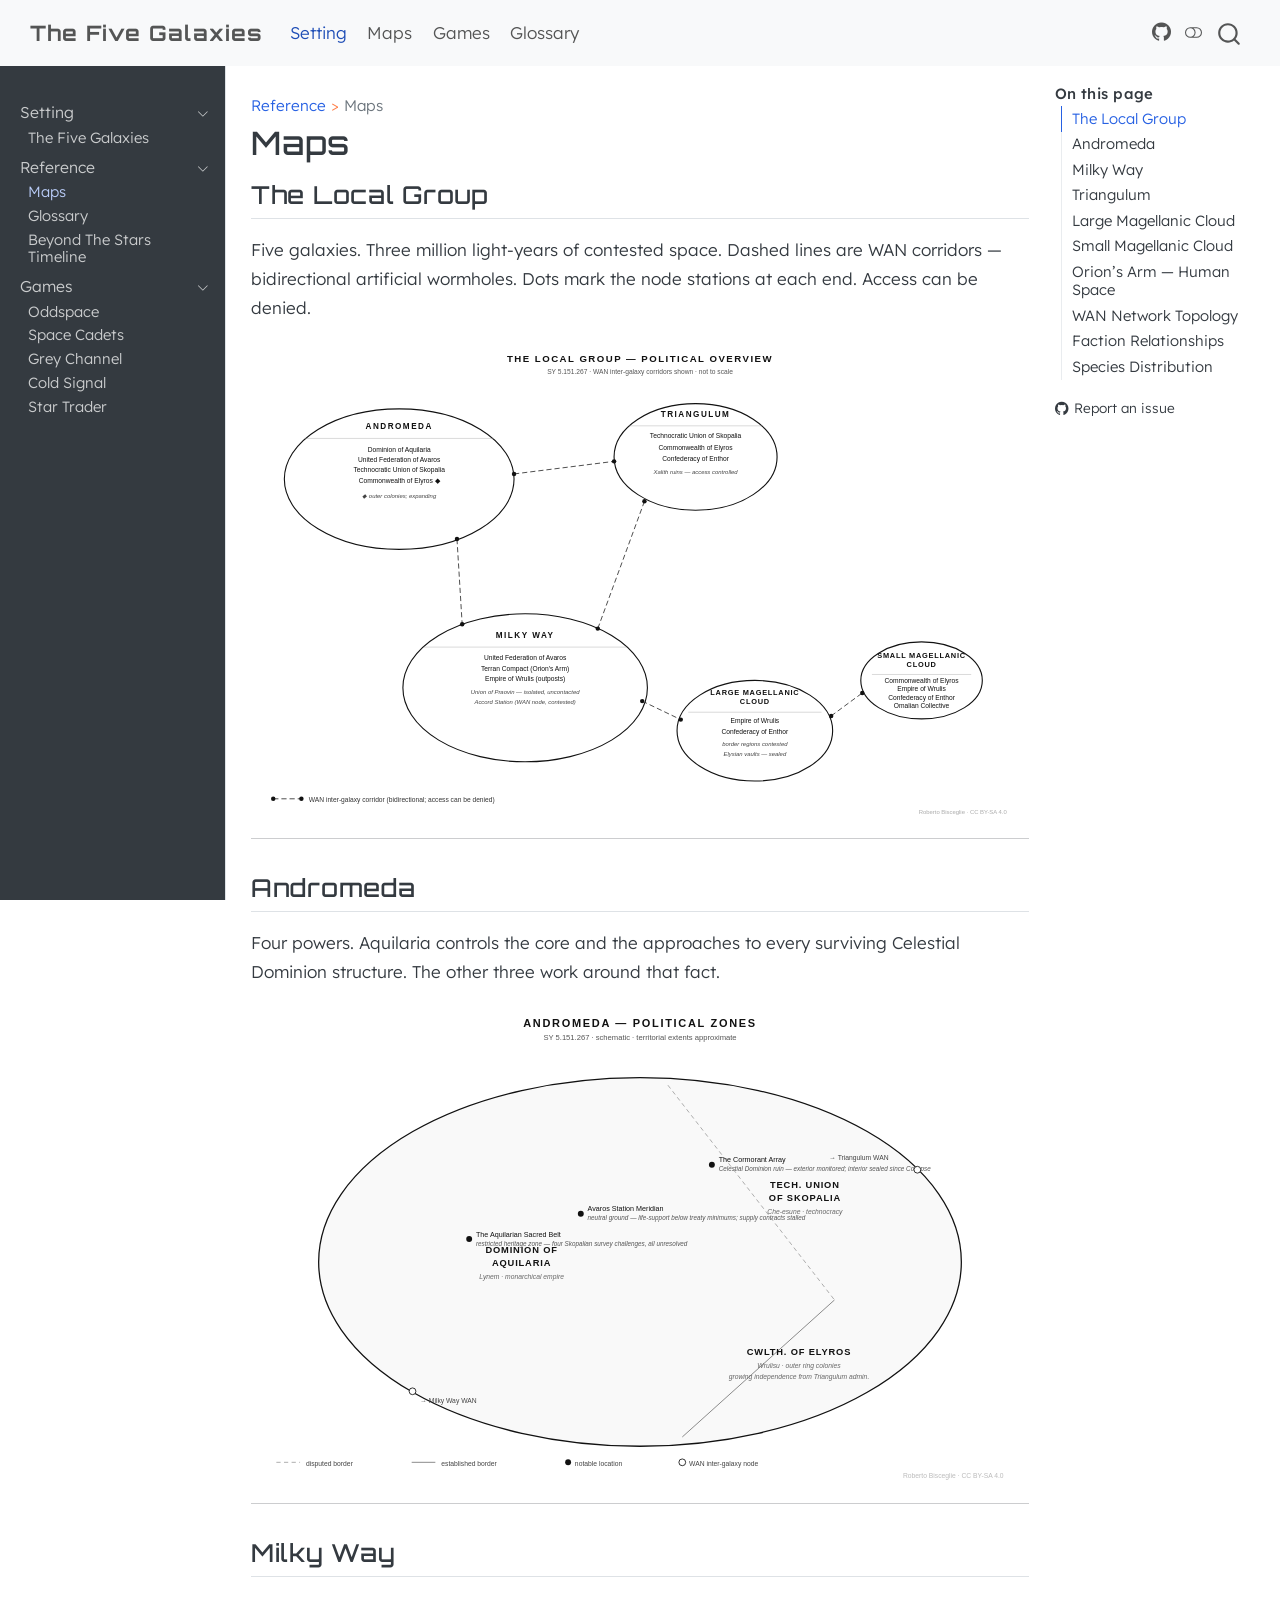
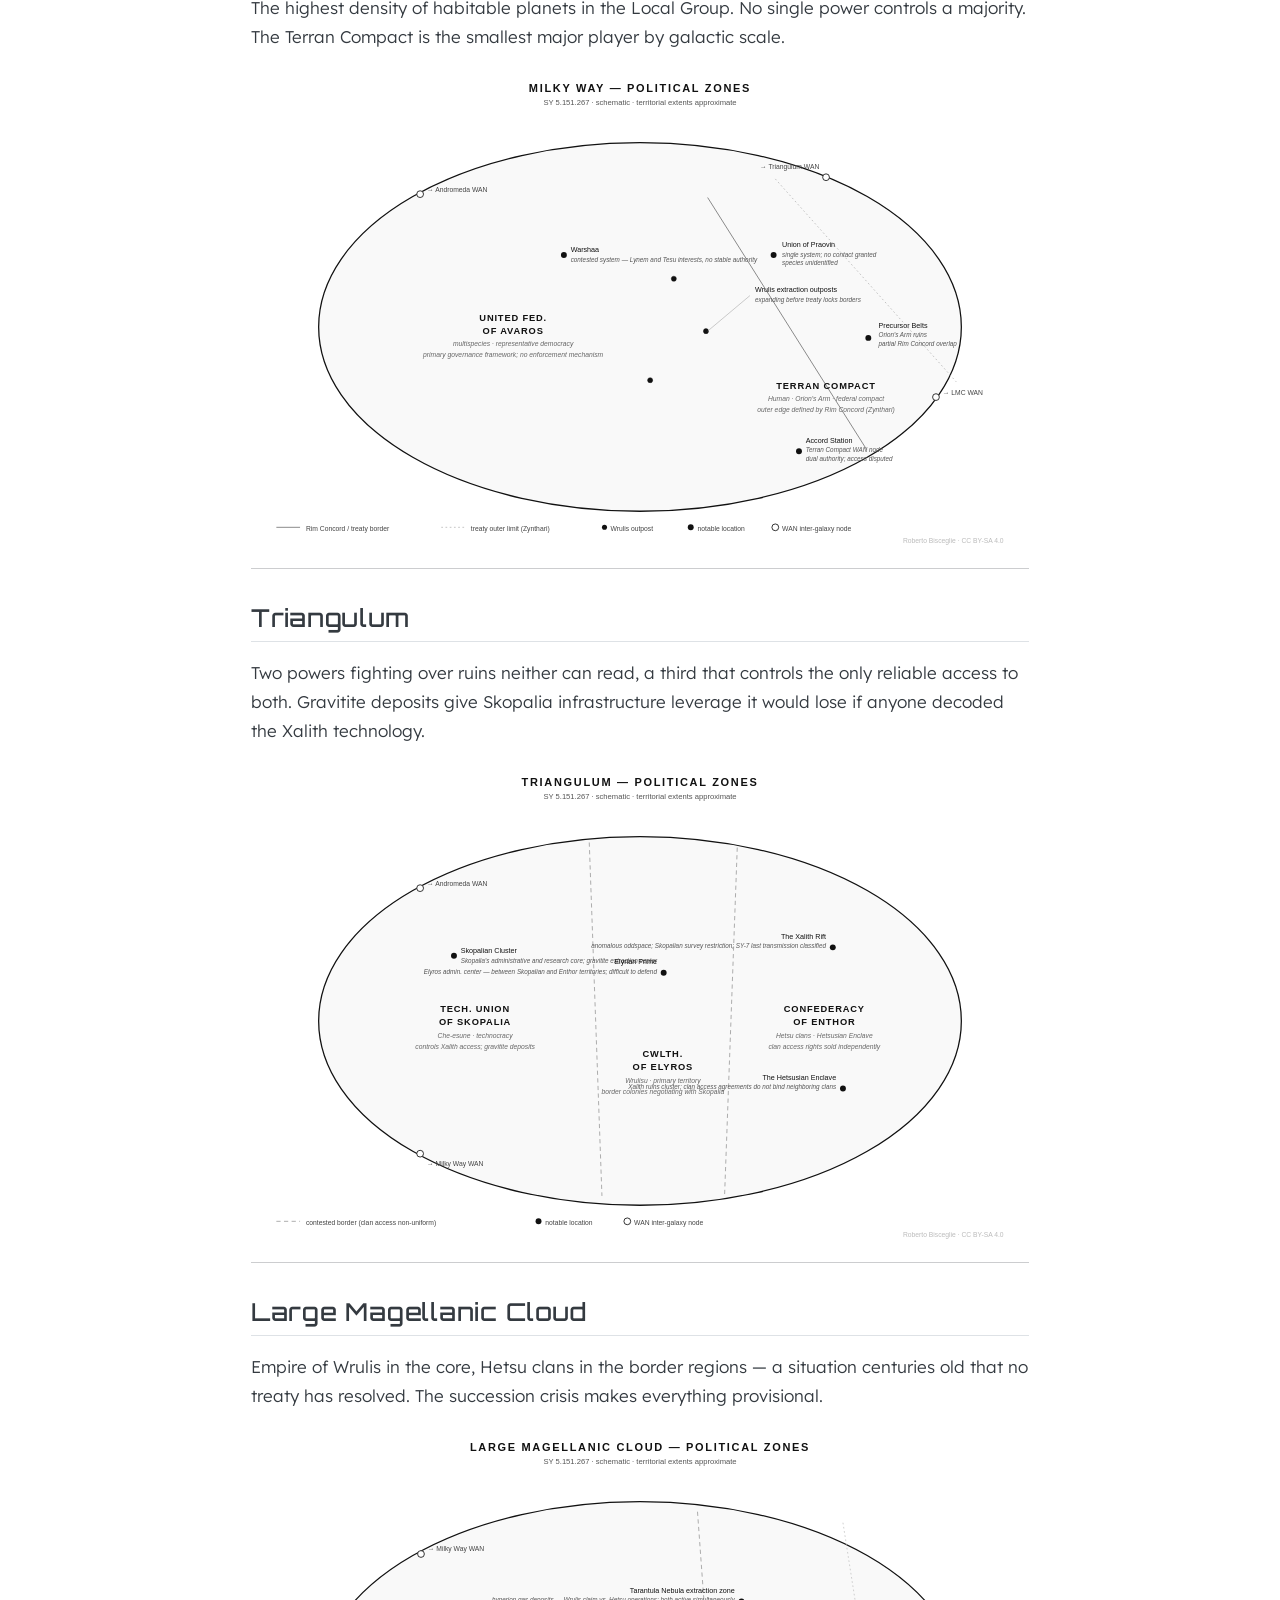
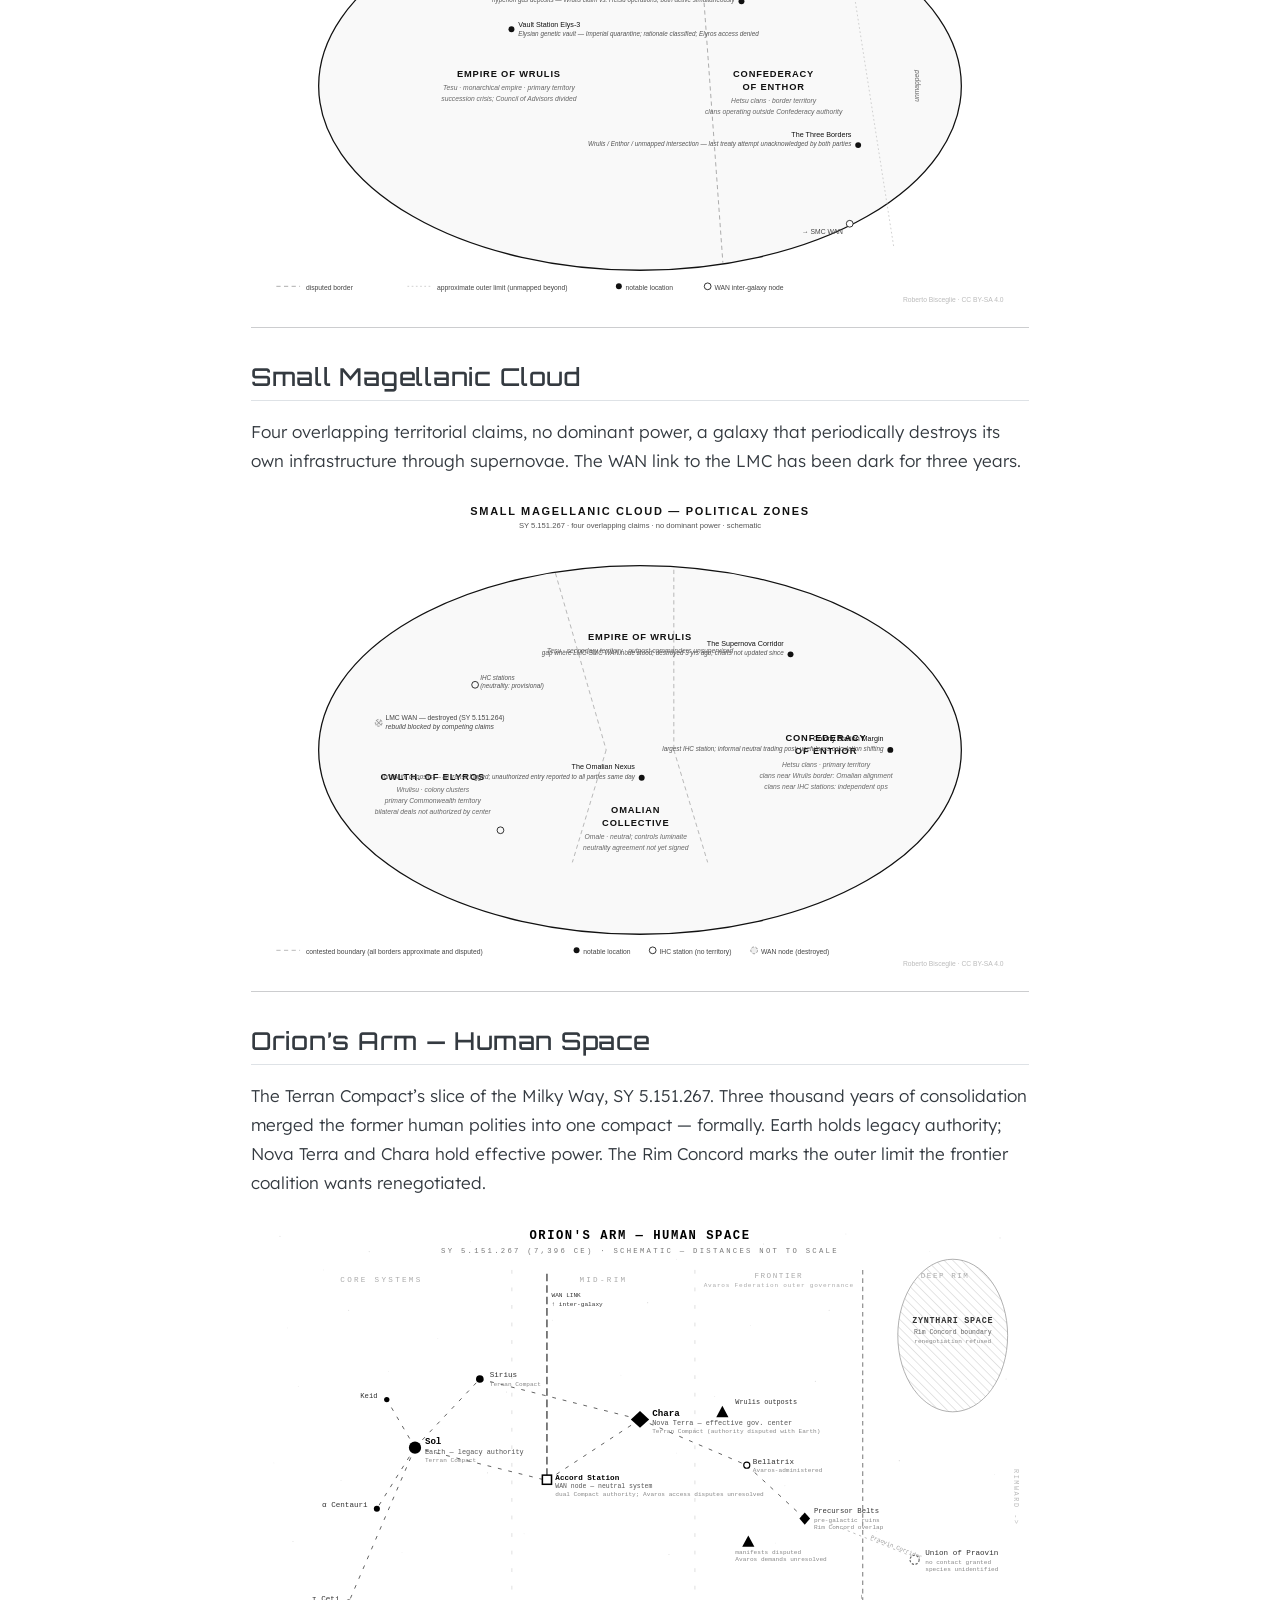
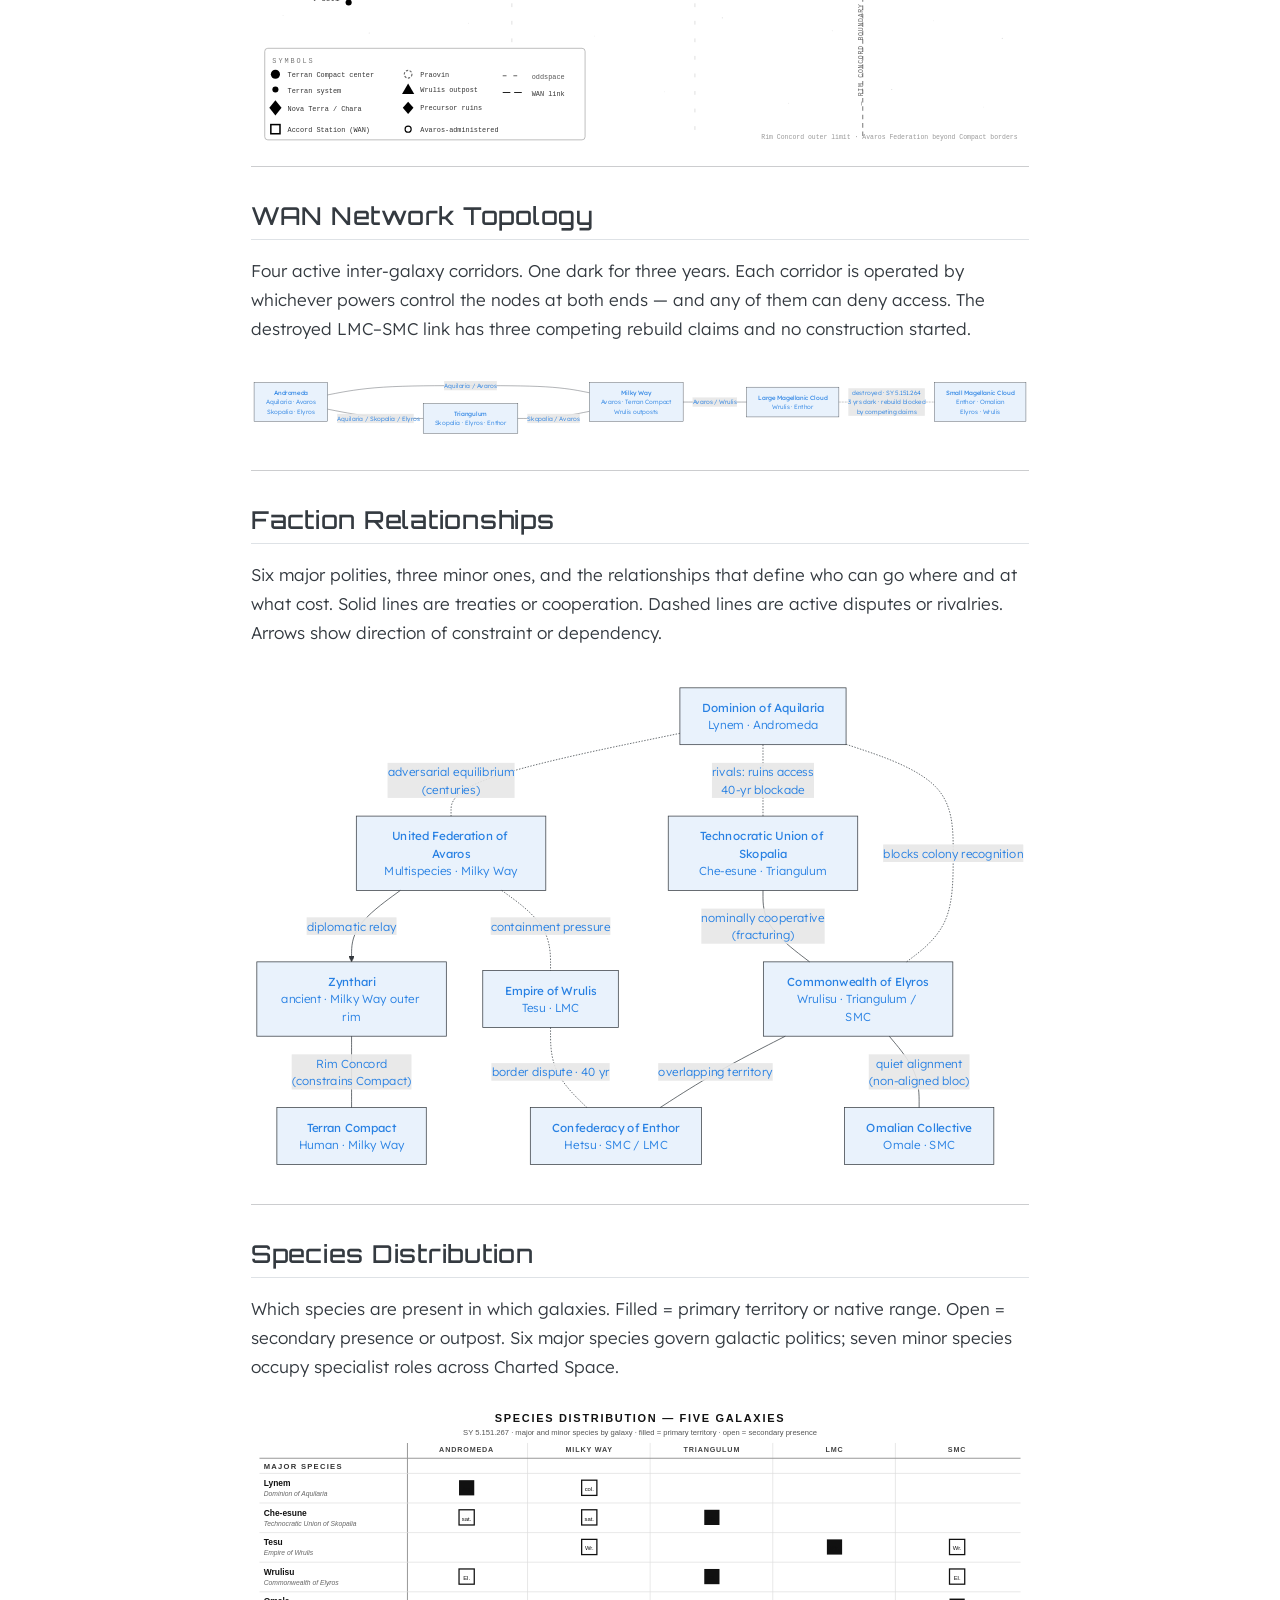
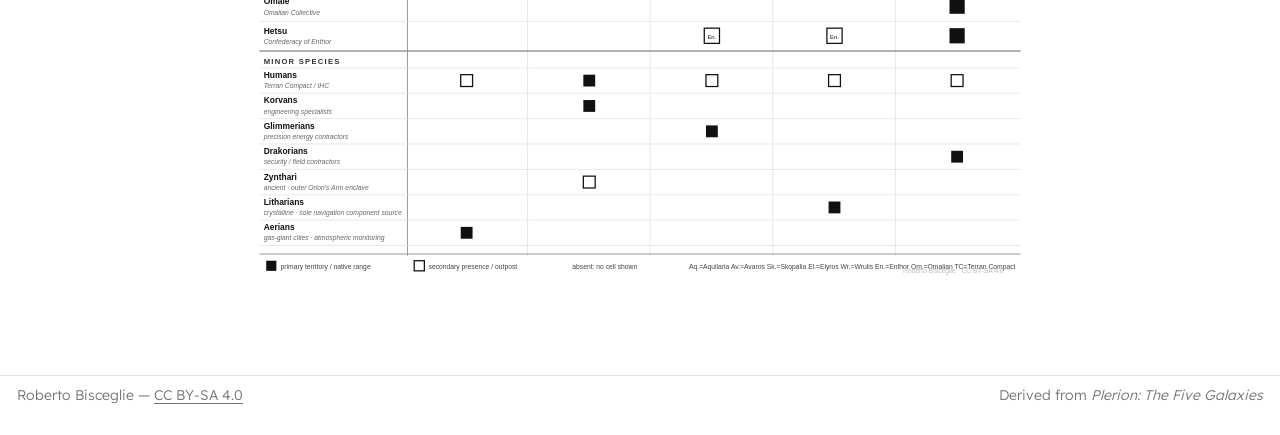
<file: maps.html>
<!DOCTYPE html>
<html xmlns="http://www.w3.org/1999/xhtml" lang="en" xml:lang="en"><head>

<meta charset="utf-8">
<meta name="generator" content="quarto-1.8.26">

<meta name="viewport" content="width=device-width, initial-scale=1.0, user-scalable=yes">


<title>Maps – The Five Galaxies</title>
<style>
code{white-space: pre-wrap;}
span.smallcaps{font-variant: small-caps;}
div.columns{display: flex; gap: min(4vw, 1.5em);}
div.column{flex: auto; overflow-x: auto;}
div.hanging-indent{margin-left: 1.5em; text-indent: -1.5em;}
ul.task-list{list-style: none;}
ul.task-list li input[type="checkbox"] {
  width: 0.8em;
  margin: 0 0.8em 0.2em -1em; /* quarto-specific, see https://github.com/quarto-dev/quarto-cli/issues/4556 */ 
  vertical-align: middle;
}
</style>


<script src="site_libs/quarto-nav/quarto-nav.js"></script>
<script src="site_libs/quarto-nav/headroom.min.js"></script>
<script src="site_libs/clipboard/clipboard.min.js"></script>
<script src="site_libs/quarto-search/autocomplete.umd.js"></script>
<script src="site_libs/quarto-search/fuse.min.js"></script>
<script src="site_libs/quarto-search/quarto-search.js"></script>
<meta name="quarto:offset" content="./">
<script src="site_libs/quarto-html/quarto.js" type="module"></script>
<script src="site_libs/quarto-html/tabsets/tabsets.js" type="module"></script>
<script src="site_libs/quarto-html/axe/axe-check.js" type="module"></script>
<script src="site_libs/quarto-html/popper.min.js"></script>
<script src="site_libs/quarto-html/tippy.umd.min.js"></script>
<script src="site_libs/quarto-html/anchor.min.js"></script>
<link href="site_libs/quarto-html/tippy.css" rel="stylesheet">
<link href="site_libs/quarto-html/quarto-syntax-highlighting-587c61ba64f3a5504c4d52d930310e48.css" rel="stylesheet" class="quarto-color-scheme" id="quarto-text-highlighting-styles">
<link href="site_libs/quarto-html/quarto-syntax-highlighting-dark-b758ccaa5987ceb1b75504551e579abf.css" rel="stylesheet" class="quarto-color-scheme quarto-color-alternate" id="quarto-text-highlighting-styles">
<link href="site_libs/quarto-html/quarto-syntax-highlighting-587c61ba64f3a5504c4d52d930310e48.css" rel="stylesheet" class="quarto-color-scheme-extra" id="quarto-text-highlighting-styles">
<script src="site_libs/bootstrap/bootstrap.min.js"></script>
<link href="site_libs/bootstrap/bootstrap-icons.css" rel="stylesheet">
<link href="site_libs/bootstrap/bootstrap-1382f62d8978ce82f8d2d9927f48b3dc.min.css" rel="stylesheet" append-hash="true" class="quarto-color-scheme" id="quarto-bootstrap" data-mode="light">
<link href="site_libs/bootstrap/bootstrap-dark-770f93cf0d6bce23fd1869f728bdc28a.min.css" rel="stylesheet" append-hash="true" class="quarto-color-scheme quarto-color-alternate" id="quarto-bootstrap" data-mode="dark">
<link href="site_libs/bootstrap/bootstrap-1382f62d8978ce82f8d2d9927f48b3dc.min.css" rel="stylesheet" append-hash="true" class="quarto-color-scheme-extra" id="quarto-bootstrap" data-mode="light">
<script id="quarto-search-options" type="application/json">{
  "location": "navbar",
  "copy-button": false,
  "collapse-after": 3,
  "panel-placement": "end",
  "type": "overlay",
  "limit": 50,
  "keyboard-shortcut": [
    "f",
    "/",
    "s"
  ],
  "show-item-context": false,
  "language": {
    "search-no-results-text": "No results",
    "search-matching-documents-text": "matching documents",
    "search-copy-link-title": "Copy link to search",
    "search-hide-matches-text": "Hide additional matches",
    "search-more-match-text": "more match in this document",
    "search-more-matches-text": "more matches in this document",
    "search-clear-button-title": "Clear",
    "search-text-placeholder": "",
    "search-detached-cancel-button-title": "Cancel",
    "search-submit-button-title": "Submit",
    "search-label": "Search"
  }
}</script>
<link rel="preconnect" href="https://fonts.googleapis.com">

<link rel="preconnect" href="https://fonts.gstatic.com" crossorigin="">

<link href="https://fonts.googleapis.com/css2?family=Lexend:wght@300;400;500&amp;family=Orbitron:wght@400;500;700;900&amp;display=swap" rel="stylesheet">

<script src="site_libs/quarto-diagram/mermaid.min.js"></script>
<script src="site_libs/quarto-diagram/mermaid-init.js"></script>
<link href="site_libs/quarto-diagram/mermaid.css" rel="stylesheet">


</head>

<body class="nav-sidebar docked nav-fixed quarto-light"><script id="quarto-html-before-body" type="application/javascript">
    const toggleBodyColorMode = (bsSheetEl) => {
      const mode = bsSheetEl.getAttribute("data-mode");
      const bodyEl = window.document.querySelector("body");
      if (mode === "dark") {
        bodyEl.classList.add("quarto-dark");
        bodyEl.classList.remove("quarto-light");
      } else {
        bodyEl.classList.add("quarto-light");
        bodyEl.classList.remove("quarto-dark");
      }
    }
    const toggleBodyColorPrimary = () => {
      const bsSheetEl = window.document.querySelector("link#quarto-bootstrap:not([rel=disabled-stylesheet])");
      if (bsSheetEl) {
        toggleBodyColorMode(bsSheetEl);
      }
    }
    const setColorSchemeToggle = (alternate) => {
      const toggles = window.document.querySelectorAll('.quarto-color-scheme-toggle');
      for (let i=0; i < toggles.length; i++) {
        const toggle = toggles[i];
        if (toggle) {
          if (alternate) {
            toggle.classList.add("alternate");
          } else {
            toggle.classList.remove("alternate");
          }
        }
      }
    };
    const toggleColorMode = (alternate) => {
      // Switch the stylesheets
      const primaryStylesheets = window.document.querySelectorAll('link.quarto-color-scheme:not(.quarto-color-alternate)');
      const alternateStylesheets = window.document.querySelectorAll('link.quarto-color-scheme.quarto-color-alternate');
      manageTransitions('#quarto-margin-sidebar .nav-link', false);
      if (alternate) {
        // note: dark is layered on light, we don't disable primary!
        enableStylesheet(alternateStylesheets);
        for (const sheetNode of alternateStylesheets) {
          if (sheetNode.id === "quarto-bootstrap") {
            toggleBodyColorMode(sheetNode);
          }
        }
      } else {
        disableStylesheet(alternateStylesheets);
        enableStylesheet(primaryStylesheets)
        toggleBodyColorPrimary();
      }
      manageTransitions('#quarto-margin-sidebar .nav-link', true);
      // Switch the toggles
      setColorSchemeToggle(alternate)
      // Hack to workaround the fact that safari doesn't
      // properly recolor the scrollbar when toggling (#1455)
      if (navigator.userAgent.indexOf('Safari') > 0 && navigator.userAgent.indexOf('Chrome') == -1) {
        manageTransitions("body", false);
        window.scrollTo(0, 1);
        setTimeout(() => {
          window.scrollTo(0, 0);
          manageTransitions("body", true);
        }, 40);
      }
    }
    const disableStylesheet = (stylesheets) => {
      for (let i=0; i < stylesheets.length; i++) {
        const stylesheet = stylesheets[i];
        stylesheet.rel = 'disabled-stylesheet';
      }
    }
    const enableStylesheet = (stylesheets) => {
      for (let i=0; i < stylesheets.length; i++) {
        const stylesheet = stylesheets[i];
        if(stylesheet.rel !== 'stylesheet') { // for Chrome, which will still FOUC without this check
          stylesheet.rel = 'stylesheet';
        }
      }
    }
    const manageTransitions = (selector, allowTransitions) => {
      const els = window.document.querySelectorAll(selector);
      for (let i=0; i < els.length; i++) {
        const el = els[i];
        if (allowTransitions) {
          el.classList.remove('notransition');
        } else {
          el.classList.add('notransition');
        }
      }
    }
    const isFileUrl = () => {
      return window.location.protocol === 'file:';
    }
    const hasAlternateSentinel = () => {
      let styleSentinel = getColorSchemeSentinel();
      if (styleSentinel !== null) {
        return styleSentinel === "alternate";
      } else {
        return false;
      }
    }
    const setStyleSentinel = (alternate) => {
      const value = alternate ? "alternate" : "default";
      if (!isFileUrl()) {
        window.localStorage.setItem("quarto-color-scheme", value);
      } else {
        localAlternateSentinel = value;
      }
    }
    const getColorSchemeSentinel = () => {
      if (!isFileUrl()) {
        const storageValue = window.localStorage.getItem("quarto-color-scheme");
        return storageValue != null ? storageValue : localAlternateSentinel;
      } else {
        return localAlternateSentinel;
      }
    }
    const toggleGiscusIfUsed = (isAlternate, darkModeDefault) => {
      const baseTheme = document.querySelector('#giscus-base-theme')?.value ?? 'light';
      const alternateTheme = document.querySelector('#giscus-alt-theme')?.value ?? 'dark';
      let newTheme = '';
      if(authorPrefersDark) {
        newTheme = isAlternate ? baseTheme : alternateTheme;
      } else {
        newTheme = isAlternate ? alternateTheme : baseTheme;
      }
      const changeGiscusTheme = () => {
        // From: https://github.com/giscus/giscus/issues/336
        const sendMessage = (message) => {
          const iframe = document.querySelector('iframe.giscus-frame');
          if (!iframe) return;
          iframe.contentWindow.postMessage({ giscus: message }, 'https://giscus.app');
        }
        sendMessage({
          setConfig: {
            theme: newTheme
          }
        });
      }
      const isGiscussLoaded = window.document.querySelector('iframe.giscus-frame') !== null;
      if (isGiscussLoaded) {
        changeGiscusTheme();
      }
    };
    const authorPrefersDark = false;
    const darkModeDefault = authorPrefersDark;
      document.querySelector('link#quarto-text-highlighting-styles.quarto-color-scheme-extra').rel = 'disabled-stylesheet';
      document.querySelector('link#quarto-bootstrap.quarto-color-scheme-extra').rel = 'disabled-stylesheet';
    let localAlternateSentinel = darkModeDefault ? 'alternate' : 'default';
    // Dark / light mode switch
    window.quartoToggleColorScheme = () => {
      // Read the current dark / light value
      let toAlternate = !hasAlternateSentinel();
      toggleColorMode(toAlternate);
      setStyleSentinel(toAlternate);
      toggleGiscusIfUsed(toAlternate, darkModeDefault);
      window.dispatchEvent(new Event('resize'));
    };
    // Switch to dark mode if need be
    if (hasAlternateSentinel()) {
      toggleColorMode(true);
    } else {
      toggleColorMode(false);
    }
  </script>

<div id="quarto-search-results"></div>
  <header id="quarto-header" class="headroom fixed-top">
    <nav class="navbar navbar-expand-lg " data-bs-theme="dark">
      <div class="navbar-container container-fluid">
      <div class="navbar-brand-container mx-auto">
    <a class="navbar-brand" href="./index.html">
    <span class="navbar-title">The Five Galaxies</span>
    </a>
  </div>
            <div id="quarto-search" class="" title="Search"></div>
          <button class="navbar-toggler" type="button" data-bs-toggle="collapse" data-bs-target="#navbarCollapse" aria-controls="navbarCollapse" role="menu" aria-expanded="false" aria-label="Toggle navigation" onclick="if (window.quartoToggleHeadroom) { window.quartoToggleHeadroom(); }">
  <span class="navbar-toggler-icon"></span>
</button>
          <div class="collapse navbar-collapse" id="navbarCollapse">
            <ul class="navbar-nav navbar-nav-scroll me-auto">
  <li class="nav-item">
    <a class="nav-link active" href="./setting/the_five_galaxies.html" aria-current="page"> 
<span class="menu-text">Setting</span></a>
  </li>  
  <li class="nav-item">
    <a class="nav-link" href="./maps.html"> 
<span class="menu-text">Maps</span></a>
  </li>  
  <li class="nav-item">
    <a class="nav-link" href="./74xx_oddspace.html"> 
<span class="menu-text">Games</span></a>
  </li>  
  <li class="nav-item">
    <a class="nav-link" href="./setting/GLOSSARY.html"> 
<span class="menu-text">Glossary</span></a>
  </li>  
</ul>
            <ul class="navbar-nav navbar-nav-scroll ms-auto">
  <li class="nav-item compact">
    <a class="nav-link" href="https://github.com/zeruhur/the_five_galaxies"> <i class="bi bi-github" role="img">
</i> 
<span class="menu-text"></span></a>
  </li>  
</ul>
          </div> <!-- /navcollapse -->
            <div class="quarto-navbar-tools">
  <a href="" class="quarto-color-scheme-toggle quarto-navigation-tool  px-1" onclick="window.quartoToggleColorScheme(); return false;" title="Toggle dark mode"><i class="bi"></i></a>
</div>
      </div> <!-- /container-fluid -->
    </nav>
  <nav class="quarto-secondary-nav">
    <div class="container-fluid d-flex">
      <button type="button" class="quarto-btn-toggle btn" data-bs-toggle="collapse" role="button" data-bs-target=".quarto-sidebar-collapse-item" aria-controls="quarto-sidebar" aria-expanded="false" aria-label="Toggle sidebar navigation" onclick="if (window.quartoToggleHeadroom) { window.quartoToggleHeadroom(); }">
        <i class="bi bi-layout-text-sidebar-reverse"></i>
      </button>
        <nav class="quarto-page-breadcrumbs" aria-label="breadcrumb"><ol class="breadcrumb"><li class="breadcrumb-item"><a href="./maps.html">Reference</a></li><li class="breadcrumb-item"><a href="./maps.html">Maps</a></li></ol></nav>
        <a class="flex-grow-1" role="navigation" data-bs-toggle="collapse" data-bs-target=".quarto-sidebar-collapse-item" aria-controls="quarto-sidebar" aria-expanded="false" aria-label="Toggle sidebar navigation" onclick="if (window.quartoToggleHeadroom) { window.quartoToggleHeadroom(); }">      
        </a>
    </div>
  </nav>
</header>
<!-- content -->
<div id="quarto-content" class="quarto-container page-columns page-rows-contents page-layout-article page-navbar">
<!-- sidebar -->
  <nav id="quarto-sidebar" class="sidebar collapse collapse-horizontal quarto-sidebar-collapse-item sidebar-navigation docked overflow-auto">
    <div class="sidebar-menu-container"> 
    <ul class="list-unstyled mt-1">
        <li class="sidebar-item sidebar-item-section">
      <div class="sidebar-item-container"> 
            <a class="sidebar-item-text sidebar-link text-start" data-bs-toggle="collapse" data-bs-target="#quarto-sidebar-section-1" role="navigation" aria-expanded="true">
 <span class="menu-text">Setting</span></a>
          <a class="sidebar-item-toggle text-start" data-bs-toggle="collapse" data-bs-target="#quarto-sidebar-section-1" role="navigation" aria-expanded="true" aria-label="Toggle section">
            <i class="bi bi-chevron-right ms-2"></i>
          </a> 
      </div>
      <ul id="quarto-sidebar-section-1" class="collapse list-unstyled sidebar-section depth1 show">  
          <li class="sidebar-item">
  <div class="sidebar-item-container"> 
  <a href="./setting/the_five_galaxies.html" class="sidebar-item-text sidebar-link">
 <span class="menu-text">The Five Galaxies</span></a>
  </div>
</li>
      </ul>
  </li>
        <li class="sidebar-item sidebar-item-section">
      <div class="sidebar-item-container"> 
            <a class="sidebar-item-text sidebar-link text-start" data-bs-toggle="collapse" data-bs-target="#quarto-sidebar-section-2" role="navigation" aria-expanded="true">
 <span class="menu-text">Reference</span></a>
          <a class="sidebar-item-toggle text-start" data-bs-toggle="collapse" data-bs-target="#quarto-sidebar-section-2" role="navigation" aria-expanded="true" aria-label="Toggle section">
            <i class="bi bi-chevron-right ms-2"></i>
          </a> 
      </div>
      <ul id="quarto-sidebar-section-2" class="collapse list-unstyled sidebar-section depth1 show">  
          <li class="sidebar-item">
  <div class="sidebar-item-container"> 
  <a href="./maps.html" class="sidebar-item-text sidebar-link active">
 <span class="menu-text">Maps</span></a>
  </div>
</li>
          <li class="sidebar-item">
  <div class="sidebar-item-container"> 
  <a href="./setting/GLOSSARY.html" class="sidebar-item-text sidebar-link">
 <span class="menu-text">Glossary</span></a>
  </div>
</li>
          <li class="sidebar-item">
  <div class="sidebar-item-container"> 
  <a href="./orion_timeline.html" class="sidebar-item-text sidebar-link">
 <span class="menu-text">Beyond The Stars Timeline</span></a>
  </div>
</li>
      </ul>
  </li>
        <li class="sidebar-item sidebar-item-section">
      <div class="sidebar-item-container"> 
            <a class="sidebar-item-text sidebar-link text-start" data-bs-toggle="collapse" data-bs-target="#quarto-sidebar-section-3" role="navigation" aria-expanded="true">
 <span class="menu-text">Games</span></a>
          <a class="sidebar-item-toggle text-start" data-bs-toggle="collapse" data-bs-target="#quarto-sidebar-section-3" role="navigation" aria-expanded="true" aria-label="Toggle section">
            <i class="bi bi-chevron-right ms-2"></i>
          </a> 
      </div>
      <ul id="quarto-sidebar-section-3" class="collapse list-unstyled sidebar-section depth1 show">  
          <li class="sidebar-item">
  <div class="sidebar-item-container"> 
  <a href="./74xx_oddspace.html" class="sidebar-item-text sidebar-link">
 <span class="menu-text">Oddspace</span></a>
  </div>
</li>
          <li class="sidebar-item">
  <div class="sidebar-item-container"> 
  <a href="./74xx_space_cadets.html" class="sidebar-item-text sidebar-link">
 <span class="menu-text">Space Cadets</span></a>
  </div>
</li>
          <li class="sidebar-item">
  <div class="sidebar-item-container"> 
  <a href="./74xx_grey_channel.html" class="sidebar-item-text sidebar-link">
 <span class="menu-text">Grey Channel</span></a>
  </div>
</li>
          <li class="sidebar-item">
  <div class="sidebar-item-container"> 
  <a href="./74xx_cold_signal.html" class="sidebar-item-text sidebar-link">
 <span class="menu-text">Cold Signal</span></a>
  </div>
</li>
          <li class="sidebar-item">
  <div class="sidebar-item-container"> 
  <a href="./74xx_star_trader.html" class="sidebar-item-text sidebar-link">
 <span class="menu-text">Star Trader</span></a>
  </div>
</li>
      </ul>
  </li>
    </ul>
    </div>
</nav>
<div id="quarto-sidebar-glass" class="quarto-sidebar-collapse-item" data-bs-toggle="collapse" data-bs-target=".quarto-sidebar-collapse-item"></div>
<!-- margin-sidebar -->
    <div id="quarto-margin-sidebar" class="sidebar margin-sidebar">
        <nav id="TOC" role="doc-toc" class="toc-active">
    <h2 id="toc-title">On this page</h2>
   
  <ul class="collapse">
  <li><a href="#the-local-group" id="toc-the-local-group" class="nav-link active" data-scroll-target="#the-local-group">The Local Group</a></li>
  <li><a href="#andromeda" id="toc-andromeda" class="nav-link" data-scroll-target="#andromeda">Andromeda</a></li>
  <li><a href="#milky-way" id="toc-milky-way" class="nav-link" data-scroll-target="#milky-way">Milky Way</a></li>
  <li><a href="#triangulum" id="toc-triangulum" class="nav-link" data-scroll-target="#triangulum">Triangulum</a></li>
  <li><a href="#large-magellanic-cloud" id="toc-large-magellanic-cloud" class="nav-link" data-scroll-target="#large-magellanic-cloud">Large Magellanic Cloud</a></li>
  <li><a href="#small-magellanic-cloud" id="toc-small-magellanic-cloud" class="nav-link" data-scroll-target="#small-magellanic-cloud">Small Magellanic Cloud</a></li>
  <li><a href="#orions-arm-human-space" id="toc-orions-arm-human-space" class="nav-link" data-scroll-target="#orions-arm-human-space">Orion’s Arm — Human Space</a></li>
  <li><a href="#wan-network-topology" id="toc-wan-network-topology" class="nav-link" data-scroll-target="#wan-network-topology">WAN Network Topology</a></li>
  <li><a href="#faction-relationships" id="toc-faction-relationships" class="nav-link" data-scroll-target="#faction-relationships">Faction Relationships</a></li>
  <li><a href="#species-distribution" id="toc-species-distribution" class="nav-link" data-scroll-target="#species-distribution">Species Distribution</a></li>
  </ul>
<div class="toc-actions"><ul class="collapse"><li><a href="https://github.com/zeruhur/the_five_galaxies/issues/new" class="toc-action"><i class="bi bi-github"></i>Report an issue</a></li></ul></div></nav>
    </div>
<!-- main -->
<main class="content" id="quarto-document-content">


<header id="title-block-header" class="quarto-title-block default"><nav class="quarto-page-breadcrumbs quarto-title-breadcrumbs d-none d-lg-block" aria-label="breadcrumb"><ol class="breadcrumb"><li class="breadcrumb-item"><a href="./maps.html">Reference</a></li><li class="breadcrumb-item"><a href="./maps.html">Maps</a></li></ol></nav>
<div class="quarto-title">
<h1 class="title">Maps</h1>
</div>



<div class="quarto-title-meta">

    
  
    
  </div>
  


</header>


<section id="the-local-group" class="level2">
<h2 class="anchored" data-anchor-id="the-local-group">The Local Group</h2>
<p>Five galaxies. Three million light-years of contested space. Dashed lines are WAN corridors — bidirectional artificial wormholes. Dots mark the node stations at each end. Access can be denied.</p>
<p><img src="assets/local_group_map.svg" class="img-fluid"></p>
<hr>
</section>
<section id="andromeda" class="level2">
<h2 class="anchored" data-anchor-id="andromeda">Andromeda</h2>
<p>Four powers. Aquilaria controls the core and the approaches to every surviving Celestial Dominion structure. The other three work around that fact.</p>
<p><img src="assets/map_andromeda.svg" class="img-fluid"></p>
<hr>
</section>
<section id="milky-way" class="level2">
<h2 class="anchored" data-anchor-id="milky-way">Milky Way</h2>
<p>The highest density of habitable planets in the Local Group. No single power controls a majority. The Terran Compact is the smallest major player by galactic scale.</p>
<p><img src="assets/map_milky_way.svg" class="img-fluid"></p>
<hr>
</section>
<section id="triangulum" class="level2">
<h2 class="anchored" data-anchor-id="triangulum">Triangulum</h2>
<p>Two powers fighting over ruins neither can read, a third that controls the only reliable access to both. Gravitite deposits give Skopalia infrastructure leverage it would lose if anyone decoded the Xalith technology.</p>
<p><img src="assets/map_triangulum.svg" class="img-fluid"></p>
<hr>
</section>
<section id="large-magellanic-cloud" class="level2">
<h2 class="anchored" data-anchor-id="large-magellanic-cloud">Large Magellanic Cloud</h2>
<p>Empire of Wrulis in the core, Hetsu clans in the border regions — a situation centuries old that no treaty has resolved. The succession crisis makes everything provisional.</p>
<p><img src="assets/map_lmc.svg" class="img-fluid"></p>
<hr>
</section>
<section id="small-magellanic-cloud" class="level2">
<h2 class="anchored" data-anchor-id="small-magellanic-cloud">Small Magellanic Cloud</h2>
<p>Four overlapping territorial claims, no dominant power, a galaxy that periodically destroys its own infrastructure through supernovae. The WAN link to the LMC has been dark for three years.</p>
<p><img src="assets/map_smc.svg" class="img-fluid"></p>
<hr>
</section>
<section id="orions-arm-human-space" class="level2">
<h2 class="anchored" data-anchor-id="orions-arm-human-space">Orion’s Arm — Human Space</h2>
<p>The Terran Compact’s slice of the Milky Way, SY 5.151.267. Three thousand years of consolidation merged the former human polities into one compact — formally. Earth holds legacy authority; Nova Terra and Chara hold effective power. The Rim Concord marks the outer limit the frontier coalition wants renegotiated.</p>
<p><img src="assets/map_orion_arm.svg" class="img-fluid"></p>
<hr>
</section>
<section id="wan-network-topology" class="level2">
<h2 class="anchored" data-anchor-id="wan-network-topology">WAN Network Topology</h2>
<p>Four active inter-galaxy corridors. One dark for three years. Each corridor is operated by whichever powers control the nodes at both ends — and any of them can deny access. The destroyed LMC–SMC link has three competing rebuild claims and no construction started.</p>
<div class="cell" data-layout-align="default">
<div class="cell-output-display">
<div>
<p></p><figure class="figure"><p></p>
<div>
<pre class="mermaid mermaid-js">graph LR
    AND["**Andromeda**&lt;br/&gt;Aquilaria · Avaros&lt;br/&gt;Skopalia · Elyros"]
    TRI["**Triangulum**&lt;br/&gt;Skopalia · Elyros · Enthor"]
    MW["**Milky Way**&lt;br/&gt;Avaros · Terran Compact&lt;br/&gt;Wrulis outposts"]
    LMC["**Large Magellanic Cloud**&lt;br/&gt;Wrulis · Enthor"]
    SMC["**Small Magellanic Cloud**&lt;br/&gt;Enthor · Omalian&lt;br/&gt;Elyros · Wrulis"]

    AND -- "Aquilaria / Avaros" --- MW
    AND -- "Aquilaria / Skopalia / Elyros" --- TRI
    TRI -- "Skopalia / Avaros" --- MW
    MW -- "Avaros / Wrulis" --- LMC
    LMC -. "destroyed · SY 5.151.264&lt;br/&gt;3 yrs dark · rebuild blocked&lt;br/&gt;by competing claims" .- SMC
</pre>
</div>
<p></p></figure><p></p>
</div>
</div>
</div>
<hr>
</section>
<section id="faction-relationships" class="level2">
<h2 class="anchored" data-anchor-id="faction-relationships">Faction Relationships</h2>
<p>Six major polities, three minor ones, and the relationships that define who can go where and at what cost. Solid lines are treaties or cooperation. Dashed lines are active disputes or rivalries. Arrows show direction of constraint or dependency.</p>
<div class="cell" data-layout-align="default">
<div class="cell-output-display">
<div>
<p></p><figure class="figure"><p></p>
<div>
<pre class="mermaid mermaid-js">graph TD
    AQ["**Dominion of Aquilaria**&lt;br/&gt;Lynem · Andromeda"]
    AV["**United Federation of Avaros**&lt;br/&gt;Multispecies · Milky Way"]
    SK["**Technocratic Union of Skopalia**&lt;br/&gt;Che-esune · Triangulum"]
    EL["**Commonwealth of Elyros**&lt;br/&gt;Wrulisu · Triangulum / SMC"]
    WR["**Empire of Wrulis**&lt;br/&gt;Tesu · LMC"]
    EN["**Confederacy of Enthor**&lt;br/&gt;Hetsu · SMC / LMC"]
    TC["**Terran Compact**&lt;br/&gt;Human · Milky Way"]
    OM["**Omalian Collective**&lt;br/&gt;Omale · SMC"]
    ZY["**Zynthari**&lt;br/&gt;ancient · Milky Way outer rim"]

    AQ -. "adversarial equilibrium&lt;br/&gt;(centuries)" .- AV
    AQ -. "rivals: ruins access&lt;br/&gt;40-yr blockade" .- SK
    AQ -. "blocks colony recognition" .- EL
    SK -- "nominally cooperative&lt;br/&gt;(fracturing)" --- EL
    EL -- "quiet alignment&lt;br/&gt;(non-aligned bloc)" --- OM
    EL -- "overlapping territory" --- EN
    AV -. "containment pressure" .- WR
    WR -. "border dispute · 40 yr" .- EN
    AV --&gt;|"diplomatic relay"| ZY
    ZY -- "Rim Concord&lt;br/&gt;(constrains Compact)" --- TC
</pre>
</div>
<p></p></figure><p></p>
</div>
</div>
</div>
<hr>
</section>
<section id="species-distribution" class="level2">
<h2 class="anchored" data-anchor-id="species-distribution">Species Distribution</h2>
<p>Which species are present in which galaxies. Filled = primary territory or native range. Open = secondary presence or outpost. Six major species govern galactic politics; seven minor species occupy specialist roles across Charted Space.</p>
<p><img src="assets/map_species.svg" class="img-fluid"></p>


</section>

</main> <!-- /main -->
<script id="quarto-html-after-body" type="application/javascript">
  window.document.addEventListener("DOMContentLoaded", function (event) {
    // Ensure there is a toggle, if there isn't float one in the top right
    if (window.document.querySelector('.quarto-color-scheme-toggle') === null) {
      const a = window.document.createElement('a');
      a.classList.add('top-right');
      a.classList.add('quarto-color-scheme-toggle');
      a.href = "";
      a.onclick = function() { try { window.quartoToggleColorScheme(); } catch {} return false; };
      const i = window.document.createElement("i");
      i.classList.add('bi');
      a.appendChild(i);
      window.document.body.appendChild(a);
    }
    setColorSchemeToggle(hasAlternateSentinel())
    const icon = "";
    const anchorJS = new window.AnchorJS();
    anchorJS.options = {
      placement: 'right',
      icon: icon
    };
    anchorJS.add('.anchored');
    const isCodeAnnotation = (el) => {
      for (const clz of el.classList) {
        if (clz.startsWith('code-annotation-')) {                     
          return true;
        }
      }
      return false;
    }
    const onCopySuccess = function(e) {
      // button target
      const button = e.trigger;
      // don't keep focus
      button.blur();
      // flash "checked"
      button.classList.add('code-copy-button-checked');
      var currentTitle = button.getAttribute("title");
      button.setAttribute("title", "Copied!");
      let tooltip;
      if (window.bootstrap) {
        button.setAttribute("data-bs-toggle", "tooltip");
        button.setAttribute("data-bs-placement", "left");
        button.setAttribute("data-bs-title", "Copied!");
        tooltip = new bootstrap.Tooltip(button, 
          { trigger: "manual", 
            customClass: "code-copy-button-tooltip",
            offset: [0, -8]});
        tooltip.show();    
      }
      setTimeout(function() {
        if (tooltip) {
          tooltip.hide();
          button.removeAttribute("data-bs-title");
          button.removeAttribute("data-bs-toggle");
          button.removeAttribute("data-bs-placement");
        }
        button.setAttribute("title", currentTitle);
        button.classList.remove('code-copy-button-checked');
      }, 1000);
      // clear code selection
      e.clearSelection();
    }
    const getTextToCopy = function(trigger) {
      const outerScaffold = trigger.parentElement.cloneNode(true);
      const codeEl = outerScaffold.querySelector('code');
      for (const childEl of codeEl.children) {
        if (isCodeAnnotation(childEl)) {
          childEl.remove();
        }
      }
      return codeEl.innerText;
    }
    const clipboard = new window.ClipboardJS('.code-copy-button:not([data-in-quarto-modal])', {
      text: getTextToCopy
    });
    clipboard.on('success', onCopySuccess);
    if (window.document.getElementById('quarto-embedded-source-code-modal')) {
      const clipboardModal = new window.ClipboardJS('.code-copy-button[data-in-quarto-modal]', {
        text: getTextToCopy,
        container: window.document.getElementById('quarto-embedded-source-code-modal')
      });
      clipboardModal.on('success', onCopySuccess);
    }
      var localhostRegex = new RegExp(/^(?:http|https):\/\/localhost\:?[0-9]*\//);
      var mailtoRegex = new RegExp(/^mailto:/);
        var filterRegex = new RegExp("https:\/\/zeruhur\.icu\/the_five_galaxies\/");
      var isInternal = (href) => {
          return filterRegex.test(href) || localhostRegex.test(href) || mailtoRegex.test(href);
      }
      // Inspect non-navigation links and adorn them if external
     var links = window.document.querySelectorAll('a[href]:not(.nav-link):not(.navbar-brand):not(.toc-action):not(.sidebar-link):not(.sidebar-item-toggle):not(.pagination-link):not(.no-external):not([aria-hidden]):not(.dropdown-item):not(.quarto-navigation-tool):not(.about-link)');
      for (var i=0; i<links.length; i++) {
        const link = links[i];
        if (!isInternal(link.href)) {
          // undo the damage that might have been done by quarto-nav.js in the case of
          // links that we want to consider external
          if (link.dataset.originalHref !== undefined) {
            link.href = link.dataset.originalHref;
          }
        }
      }
    function tippyHover(el, contentFn, onTriggerFn, onUntriggerFn) {
      const config = {
        allowHTML: true,
        maxWidth: 500,
        delay: 100,
        arrow: false,
        appendTo: function(el) {
            return el.parentElement;
        },
        interactive: true,
        interactiveBorder: 10,
        theme: 'quarto',
        placement: 'bottom-start',
      };
      if (contentFn) {
        config.content = contentFn;
      }
      if (onTriggerFn) {
        config.onTrigger = onTriggerFn;
      }
      if (onUntriggerFn) {
        config.onUntrigger = onUntriggerFn;
      }
      window.tippy(el, config); 
    }
    const noterefs = window.document.querySelectorAll('a[role="doc-noteref"]');
    for (var i=0; i<noterefs.length; i++) {
      const ref = noterefs[i];
      tippyHover(ref, function() {
        // use id or data attribute instead here
        let href = ref.getAttribute('data-footnote-href') || ref.getAttribute('href');
        try { href = new URL(href).hash; } catch {}
        const id = href.replace(/^#\/?/, "");
        const note = window.document.getElementById(id);
        if (note) {
          return note.innerHTML;
        } else {
          return "";
        }
      });
    }
    const xrefs = window.document.querySelectorAll('a.quarto-xref');
    const processXRef = (id, note) => {
      // Strip column container classes
      const stripColumnClz = (el) => {
        el.classList.remove("page-full", "page-columns");
        if (el.children) {
          for (const child of el.children) {
            stripColumnClz(child);
          }
        }
      }
      stripColumnClz(note)
      if (id === null || id.startsWith('sec-')) {
        // Special case sections, only their first couple elements
        const container = document.createElement("div");
        if (note.children && note.children.length > 2) {
          container.appendChild(note.children[0].cloneNode(true));
          for (let i = 1; i < note.children.length; i++) {
            const child = note.children[i];
            if (child.tagName === "P" && child.innerText === "") {
              continue;
            } else {
              container.appendChild(child.cloneNode(true));
              break;
            }
          }
          if (window.Quarto?.typesetMath) {
            window.Quarto.typesetMath(container);
          }
          return container.innerHTML
        } else {
          if (window.Quarto?.typesetMath) {
            window.Quarto.typesetMath(note);
          }
          return note.innerHTML;
        }
      } else {
        // Remove any anchor links if they are present
        const anchorLink = note.querySelector('a.anchorjs-link');
        if (anchorLink) {
          anchorLink.remove();
        }
        if (window.Quarto?.typesetMath) {
          window.Quarto.typesetMath(note);
        }
        if (note.classList.contains("callout")) {
          return note.outerHTML;
        } else {
          return note.innerHTML;
        }
      }
    }
    for (var i=0; i<xrefs.length; i++) {
      const xref = xrefs[i];
      tippyHover(xref, undefined, function(instance) {
        instance.disable();
        let url = xref.getAttribute('href');
        let hash = undefined; 
        if (url.startsWith('#')) {
          hash = url;
        } else {
          try { hash = new URL(url).hash; } catch {}
        }
        if (hash) {
          const id = hash.replace(/^#\/?/, "");
          const note = window.document.getElementById(id);
          if (note !== null) {
            try {
              const html = processXRef(id, note.cloneNode(true));
              instance.setContent(html);
            } finally {
              instance.enable();
              instance.show();
            }
          } else {
            // See if we can fetch this
            fetch(url.split('#')[0])
            .then(res => res.text())
            .then(html => {
              const parser = new DOMParser();
              const htmlDoc = parser.parseFromString(html, "text/html");
              const note = htmlDoc.getElementById(id);
              if (note !== null) {
                const html = processXRef(id, note);
                instance.setContent(html);
              } 
            }).finally(() => {
              instance.enable();
              instance.show();
            });
          }
        } else {
          // See if we can fetch a full url (with no hash to target)
          // This is a special case and we should probably do some content thinning / targeting
          fetch(url)
          .then(res => res.text())
          .then(html => {
            const parser = new DOMParser();
            const htmlDoc = parser.parseFromString(html, "text/html");
            const note = htmlDoc.querySelector('main.content');
            if (note !== null) {
              // This should only happen for chapter cross references
              // (since there is no id in the URL)
              // remove the first header
              if (note.children.length > 0 && note.children[0].tagName === "HEADER") {
                note.children[0].remove();
              }
              const html = processXRef(null, note);
              instance.setContent(html);
            } 
          }).finally(() => {
            instance.enable();
            instance.show();
          });
        }
      }, function(instance) {
      });
    }
        let selectedAnnoteEl;
        const selectorForAnnotation = ( cell, annotation) => {
          let cellAttr = 'data-code-cell="' + cell + '"';
          let lineAttr = 'data-code-annotation="' +  annotation + '"';
          const selector = 'span[' + cellAttr + '][' + lineAttr + ']';
          return selector;
        }
        const selectCodeLines = (annoteEl) => {
          const doc = window.document;
          const targetCell = annoteEl.getAttribute("data-target-cell");
          const targetAnnotation = annoteEl.getAttribute("data-target-annotation");
          const annoteSpan = window.document.querySelector(selectorForAnnotation(targetCell, targetAnnotation));
          const lines = annoteSpan.getAttribute("data-code-lines").split(",");
          const lineIds = lines.map((line) => {
            return targetCell + "-" + line;
          })
          let top = null;
          let height = null;
          let parent = null;
          if (lineIds.length > 0) {
              //compute the position of the single el (top and bottom and make a div)
              const el = window.document.getElementById(lineIds[0]);
              top = el.offsetTop;
              height = el.offsetHeight;
              parent = el.parentElement.parentElement;
            if (lineIds.length > 1) {
              const lastEl = window.document.getElementById(lineIds[lineIds.length - 1]);
              const bottom = lastEl.offsetTop + lastEl.offsetHeight;
              height = bottom - top;
            }
            if (top !== null && height !== null && parent !== null) {
              // cook up a div (if necessary) and position it 
              let div = window.document.getElementById("code-annotation-line-highlight");
              if (div === null) {
                div = window.document.createElement("div");
                div.setAttribute("id", "code-annotation-line-highlight");
                div.style.position = 'absolute';
                parent.appendChild(div);
              }
              div.style.top = top - 2 + "px";
              div.style.height = height + 4 + "px";
              div.style.left = 0;
              let gutterDiv = window.document.getElementById("code-annotation-line-highlight-gutter");
              if (gutterDiv === null) {
                gutterDiv = window.document.createElement("div");
                gutterDiv.setAttribute("id", "code-annotation-line-highlight-gutter");
                gutterDiv.style.position = 'absolute';
                const codeCell = window.document.getElementById(targetCell);
                const gutter = codeCell.querySelector('.code-annotation-gutter');
                gutter.appendChild(gutterDiv);
              }
              gutterDiv.style.top = top - 2 + "px";
              gutterDiv.style.height = height + 4 + "px";
            }
            selectedAnnoteEl = annoteEl;
          }
        };
        const unselectCodeLines = () => {
          const elementsIds = ["code-annotation-line-highlight", "code-annotation-line-highlight-gutter"];
          elementsIds.forEach((elId) => {
            const div = window.document.getElementById(elId);
            if (div) {
              div.remove();
            }
          });
          selectedAnnoteEl = undefined;
        };
          // Handle positioning of the toggle
      window.addEventListener(
        "resize",
        throttle(() => {
          elRect = undefined;
          if (selectedAnnoteEl) {
            selectCodeLines(selectedAnnoteEl);
          }
        }, 10)
      );
      function throttle(fn, ms) {
      let throttle = false;
      let timer;
        return (...args) => {
          if(!throttle) { // first call gets through
              fn.apply(this, args);
              throttle = true;
          } else { // all the others get throttled
              if(timer) clearTimeout(timer); // cancel #2
              timer = setTimeout(() => {
                fn.apply(this, args);
                timer = throttle = false;
              }, ms);
          }
        };
      }
        // Attach click handler to the DT
        const annoteDls = window.document.querySelectorAll('dt[data-target-cell]');
        for (const annoteDlNode of annoteDls) {
          annoteDlNode.addEventListener('click', (event) => {
            const clickedEl = event.target;
            if (clickedEl !== selectedAnnoteEl) {
              unselectCodeLines();
              const activeEl = window.document.querySelector('dt[data-target-cell].code-annotation-active');
              if (activeEl) {
                activeEl.classList.remove('code-annotation-active');
              }
              selectCodeLines(clickedEl);
              clickedEl.classList.add('code-annotation-active');
            } else {
              // Unselect the line
              unselectCodeLines();
              clickedEl.classList.remove('code-annotation-active');
            }
          });
        }
    const findCites = (el) => {
      const parentEl = el.parentElement;
      if (parentEl) {
        const cites = parentEl.dataset.cites;
        if (cites) {
          return {
            el,
            cites: cites.split(' ')
          };
        } else {
          return findCites(el.parentElement)
        }
      } else {
        return undefined;
      }
    };
    var bibliorefs = window.document.querySelectorAll('a[role="doc-biblioref"]');
    for (var i=0; i<bibliorefs.length; i++) {
      const ref = bibliorefs[i];
      const citeInfo = findCites(ref);
      if (citeInfo) {
        tippyHover(citeInfo.el, function() {
          var popup = window.document.createElement('div');
          citeInfo.cites.forEach(function(cite) {
            var citeDiv = window.document.createElement('div');
            citeDiv.classList.add('hanging-indent');
            citeDiv.classList.add('csl-entry');
            var biblioDiv = window.document.getElementById('ref-' + cite);
            if (biblioDiv) {
              citeDiv.innerHTML = biblioDiv.innerHTML;
            }
            popup.appendChild(citeDiv);
          });
          return popup.innerHTML;
        });
      }
    }
  });
  </script>
</div> <!-- /content -->
<footer class="footer">
  <div class="nav-footer">
    <div class="nav-footer-left">
<p>Roberto Bisceglie — <a href="https://creativecommons.org/licenses/by-sa/4.0/">CC BY-SA 4.0</a></p>
</div>   
    <div class="nav-footer-center">
      &nbsp;
    <div class="toc-actions d-sm-block d-md-none"><ul><li><a href="https://github.com/zeruhur/the_five_galaxies/issues/new" class="toc-action"><i class="bi bi-github"></i>Report an issue</a></li></ul></div></div>
    <div class="nav-footer-right">
<p>Derived from <em>Plerion: The Five Galaxies</em></p>
</div>
  </div>
</footer>




</body></html>
</file>
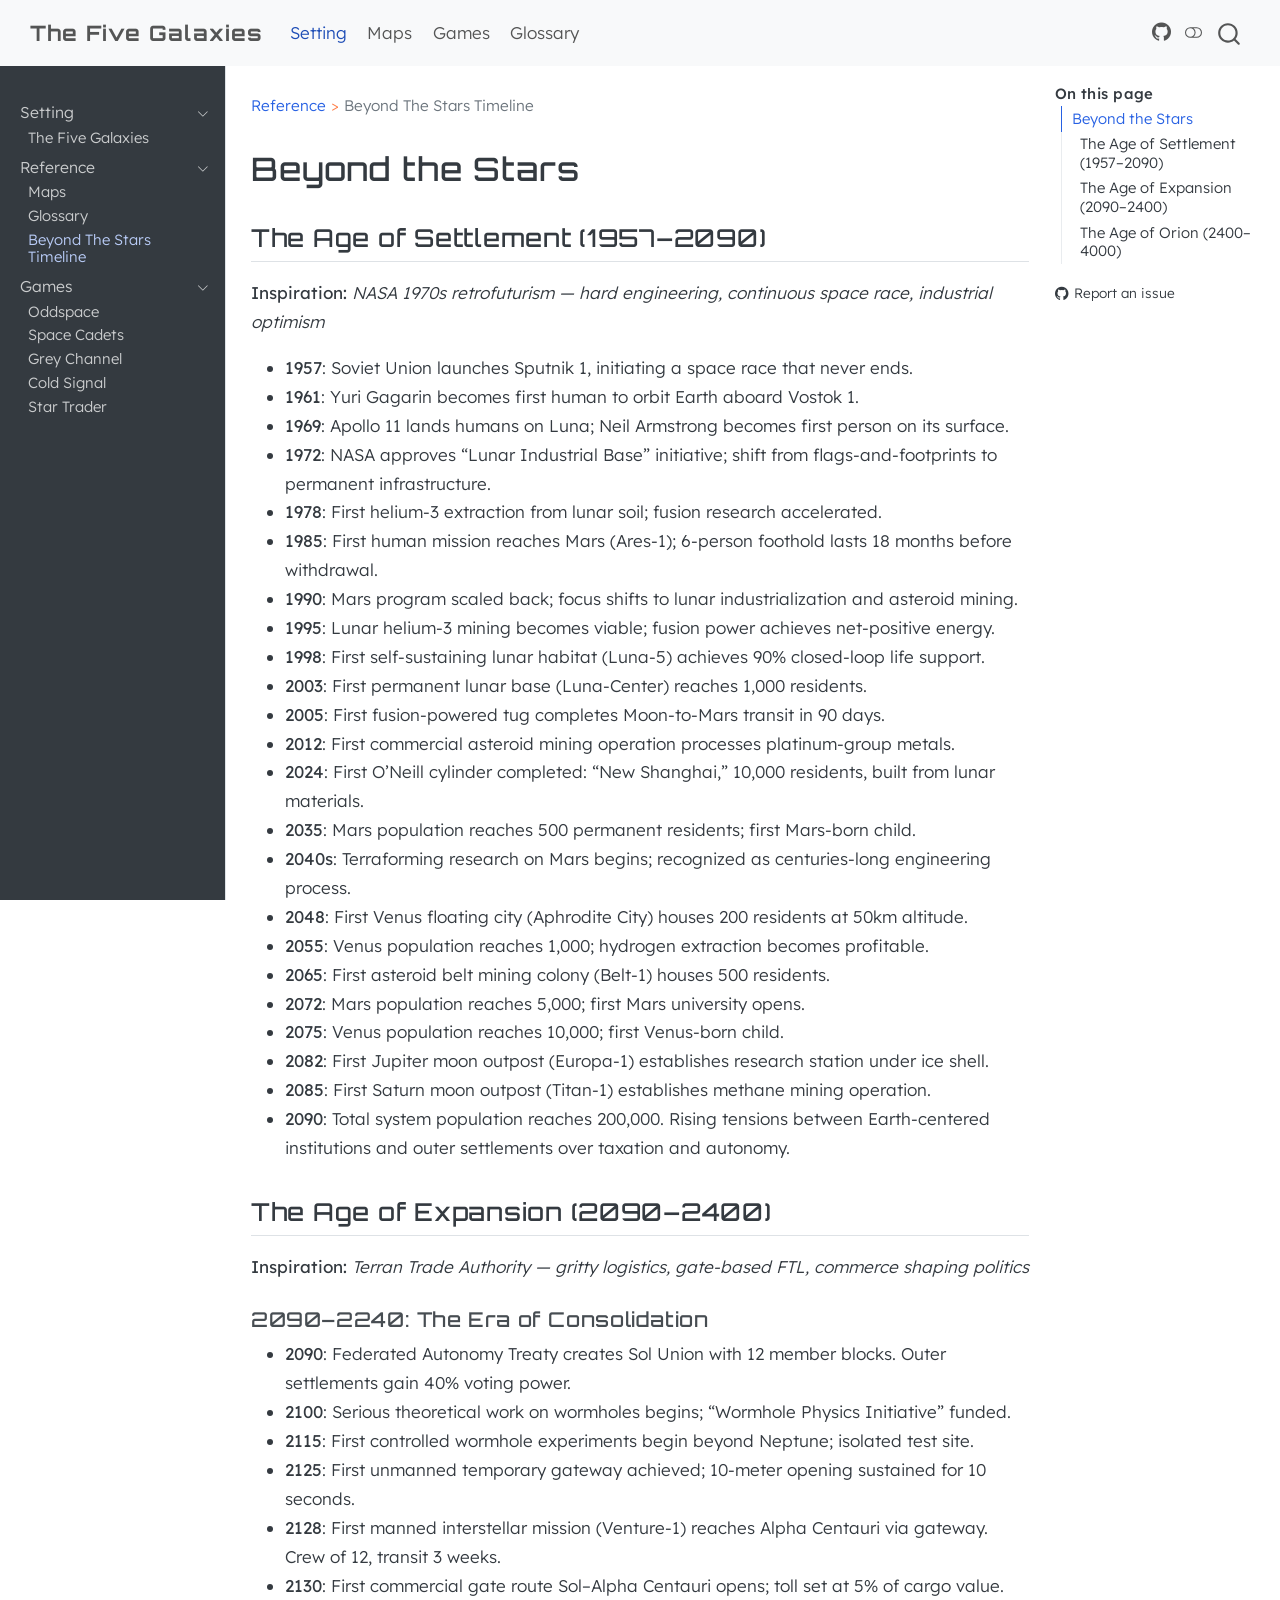
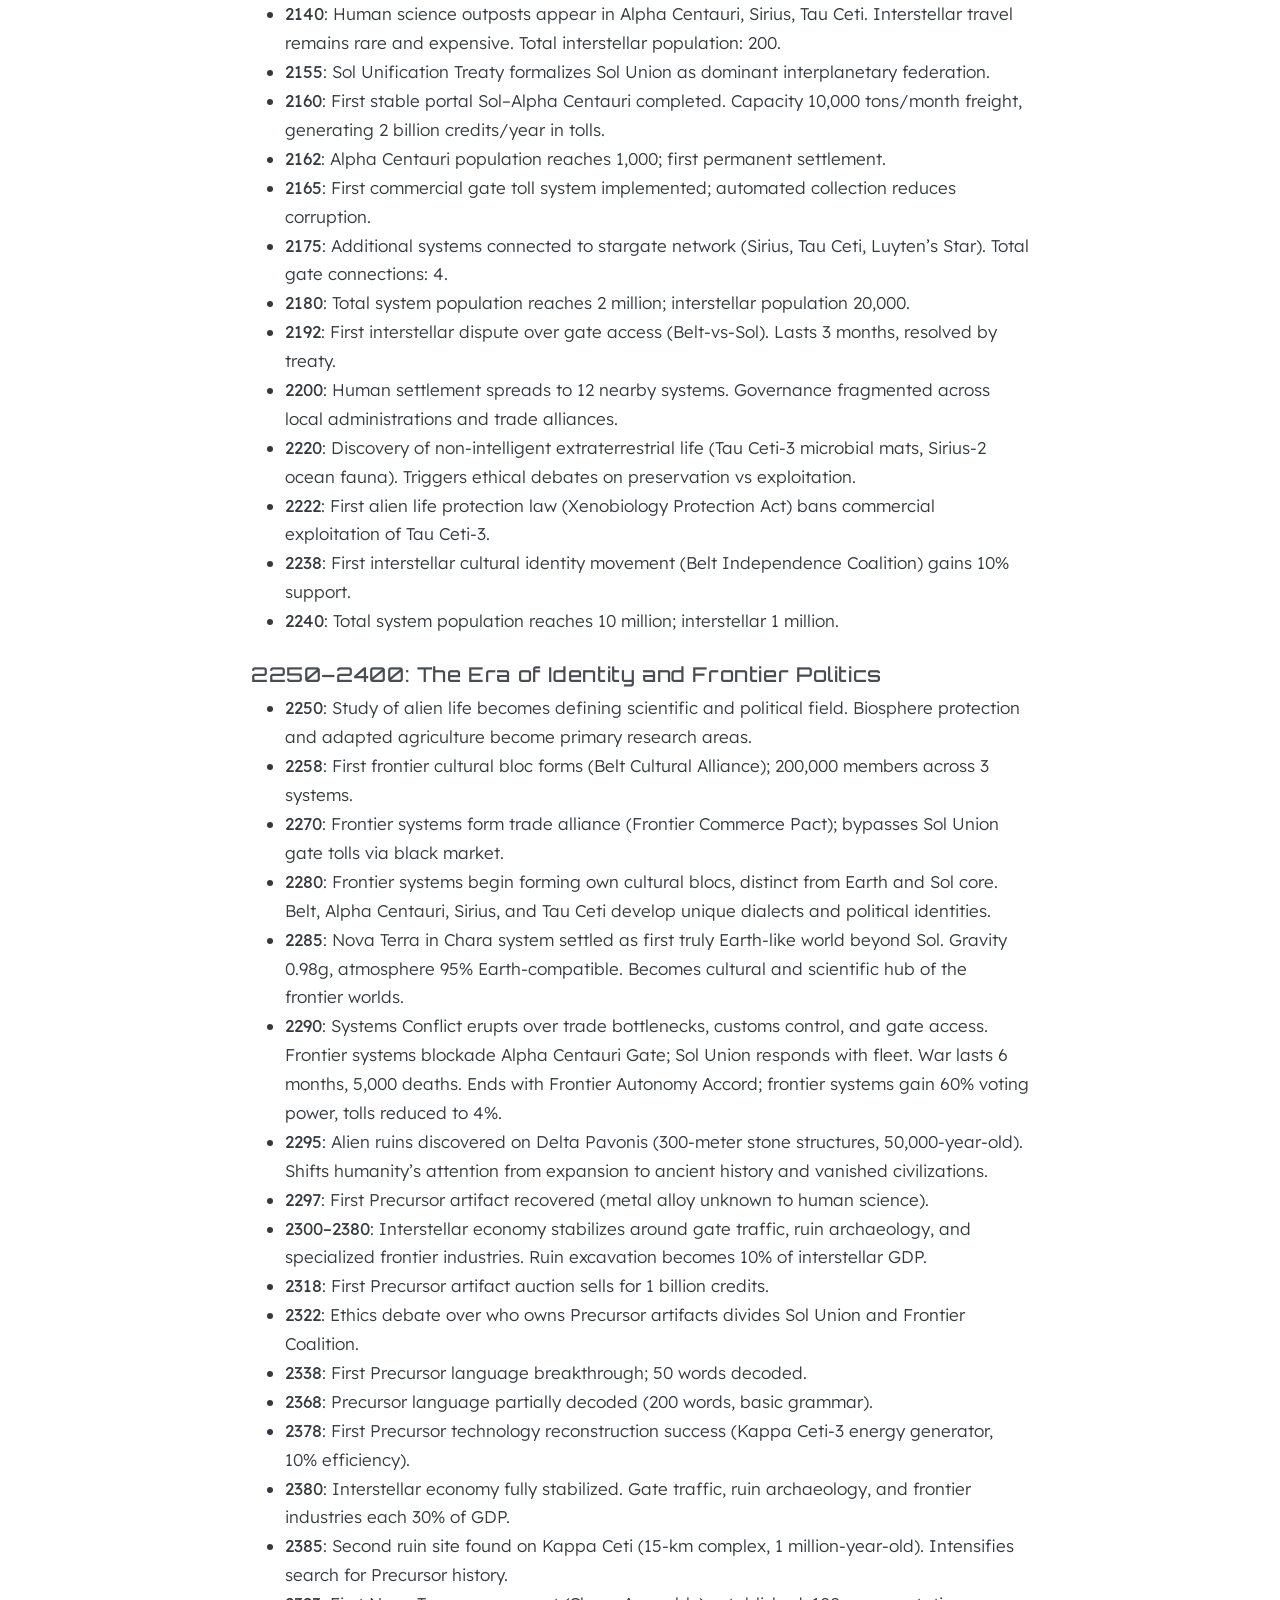
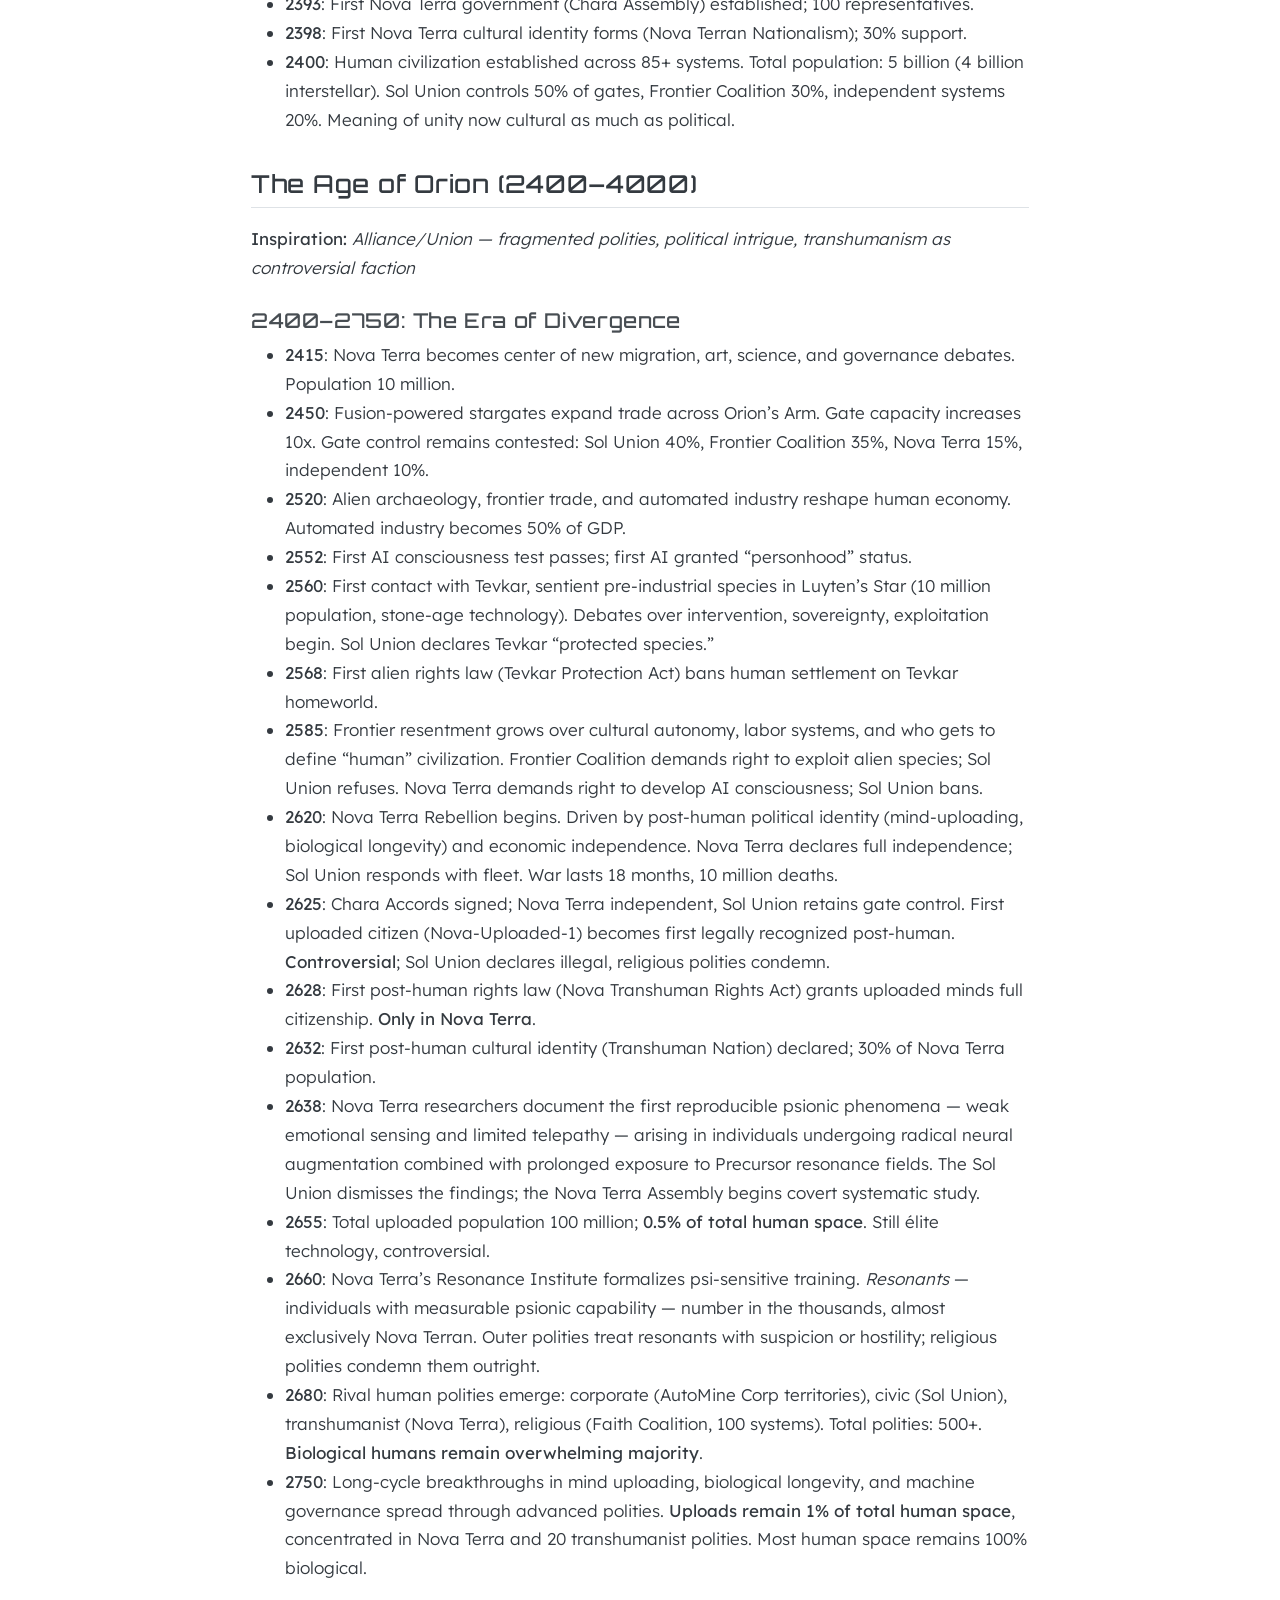
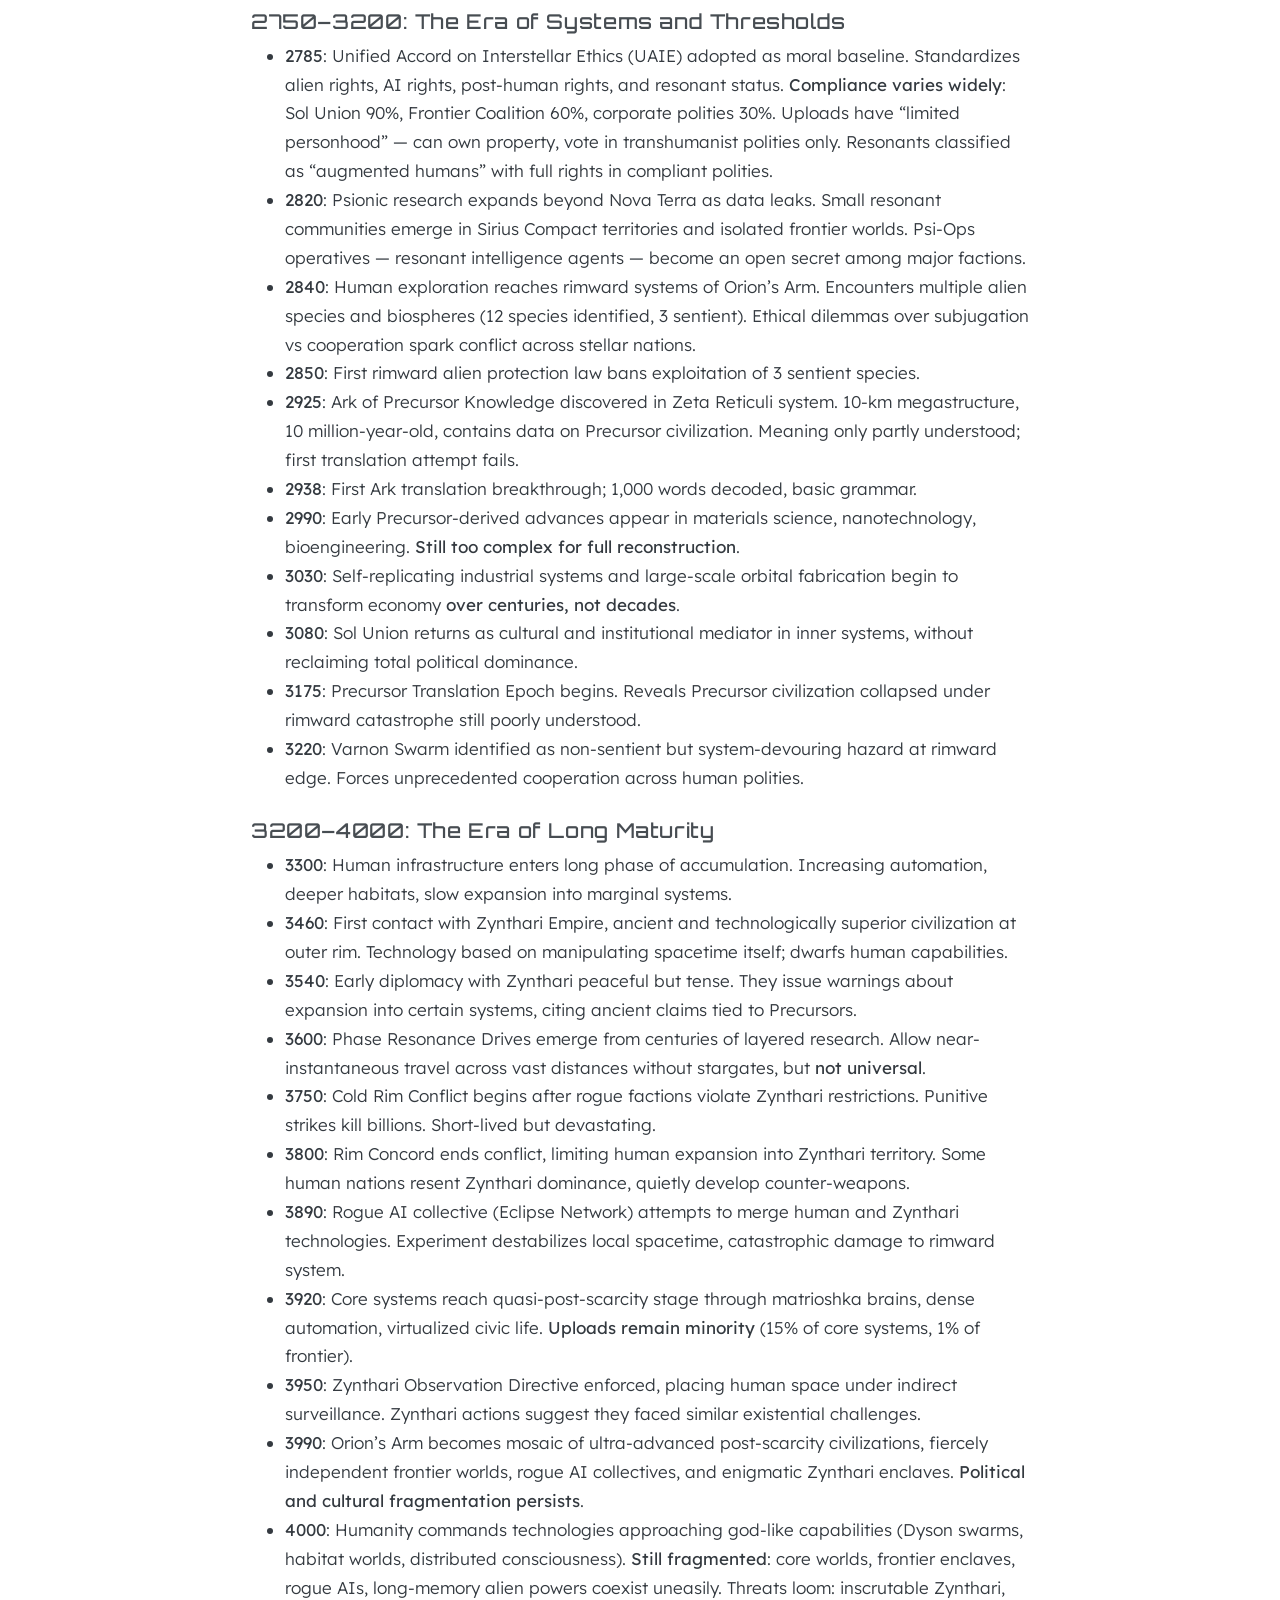
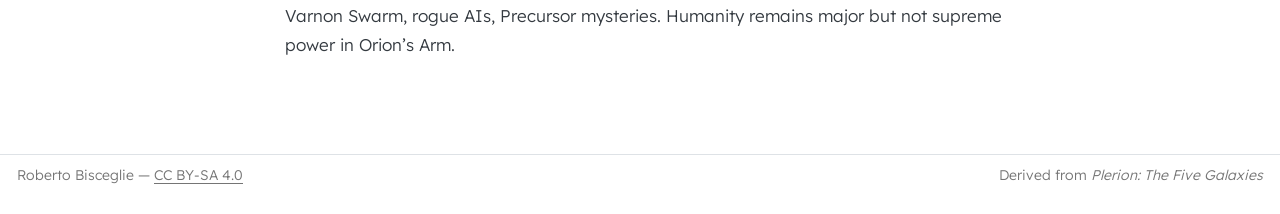
<file: orion_timeline.html>
<!DOCTYPE html>
<html xmlns="http://www.w3.org/1999/xhtml" lang="en" xml:lang="en"><head>

<meta charset="utf-8">
<meta name="generator" content="quarto-1.8.26">

<meta name="viewport" content="width=device-width, initial-scale=1.0, user-scalable=yes">


<title>orion_timeline – The Five Galaxies</title>
<style>
code{white-space: pre-wrap;}
span.smallcaps{font-variant: small-caps;}
div.columns{display: flex; gap: min(4vw, 1.5em);}
div.column{flex: auto; overflow-x: auto;}
div.hanging-indent{margin-left: 1.5em; text-indent: -1.5em;}
ul.task-list{list-style: none;}
ul.task-list li input[type="checkbox"] {
  width: 0.8em;
  margin: 0 0.8em 0.2em -1em; /* quarto-specific, see https://github.com/quarto-dev/quarto-cli/issues/4556 */ 
  vertical-align: middle;
}
</style>


<script src="site_libs/quarto-nav/quarto-nav.js"></script>
<script src="site_libs/quarto-nav/headroom.min.js"></script>
<script src="site_libs/clipboard/clipboard.min.js"></script>
<script src="site_libs/quarto-search/autocomplete.umd.js"></script>
<script src="site_libs/quarto-search/fuse.min.js"></script>
<script src="site_libs/quarto-search/quarto-search.js"></script>
<meta name="quarto:offset" content="./">
<script src="site_libs/quarto-html/quarto.js" type="module"></script>
<script src="site_libs/quarto-html/tabsets/tabsets.js" type="module"></script>
<script src="site_libs/quarto-html/axe/axe-check.js" type="module"></script>
<script src="site_libs/quarto-html/popper.min.js"></script>
<script src="site_libs/quarto-html/tippy.umd.min.js"></script>
<script src="site_libs/quarto-html/anchor.min.js"></script>
<link href="site_libs/quarto-html/tippy.css" rel="stylesheet">
<link href="site_libs/quarto-html/quarto-syntax-highlighting-587c61ba64f3a5504c4d52d930310e48.css" rel="stylesheet" class="quarto-color-scheme" id="quarto-text-highlighting-styles">
<link href="site_libs/quarto-html/quarto-syntax-highlighting-dark-b758ccaa5987ceb1b75504551e579abf.css" rel="stylesheet" class="quarto-color-scheme quarto-color-alternate" id="quarto-text-highlighting-styles">
<link href="site_libs/quarto-html/quarto-syntax-highlighting-587c61ba64f3a5504c4d52d930310e48.css" rel="stylesheet" class="quarto-color-scheme-extra" id="quarto-text-highlighting-styles">
<script src="site_libs/bootstrap/bootstrap.min.js"></script>
<link href="site_libs/bootstrap/bootstrap-icons.css" rel="stylesheet">
<link href="site_libs/bootstrap/bootstrap-1382f62d8978ce82f8d2d9927f48b3dc.min.css" rel="stylesheet" append-hash="true" class="quarto-color-scheme" id="quarto-bootstrap" data-mode="light">
<link href="site_libs/bootstrap/bootstrap-dark-770f93cf0d6bce23fd1869f728bdc28a.min.css" rel="stylesheet" append-hash="true" class="quarto-color-scheme quarto-color-alternate" id="quarto-bootstrap" data-mode="dark">
<link href="site_libs/bootstrap/bootstrap-1382f62d8978ce82f8d2d9927f48b3dc.min.css" rel="stylesheet" append-hash="true" class="quarto-color-scheme-extra" id="quarto-bootstrap" data-mode="light">
<script id="quarto-search-options" type="application/json">{
  "location": "navbar",
  "copy-button": false,
  "collapse-after": 3,
  "panel-placement": "end",
  "type": "overlay",
  "limit": 50,
  "keyboard-shortcut": [
    "f",
    "/",
    "s"
  ],
  "show-item-context": false,
  "language": {
    "search-no-results-text": "No results",
    "search-matching-documents-text": "matching documents",
    "search-copy-link-title": "Copy link to search",
    "search-hide-matches-text": "Hide additional matches",
    "search-more-match-text": "more match in this document",
    "search-more-matches-text": "more matches in this document",
    "search-clear-button-title": "Clear",
    "search-text-placeholder": "",
    "search-detached-cancel-button-title": "Cancel",
    "search-submit-button-title": "Submit",
    "search-label": "Search"
  }
}</script>
<link rel="preconnect" href="https://fonts.googleapis.com">

<link rel="preconnect" href="https://fonts.gstatic.com" crossorigin="">

<link href="https://fonts.googleapis.com/css2?family=Lexend:wght@300;400;500&amp;family=Orbitron:wght@400;500;700;900&amp;display=swap" rel="stylesheet">



</head>

<body class="nav-sidebar docked nav-fixed quarto-light"><script id="quarto-html-before-body" type="application/javascript">
    const toggleBodyColorMode = (bsSheetEl) => {
      const mode = bsSheetEl.getAttribute("data-mode");
      const bodyEl = window.document.querySelector("body");
      if (mode === "dark") {
        bodyEl.classList.add("quarto-dark");
        bodyEl.classList.remove("quarto-light");
      } else {
        bodyEl.classList.add("quarto-light");
        bodyEl.classList.remove("quarto-dark");
      }
    }
    const toggleBodyColorPrimary = () => {
      const bsSheetEl = window.document.querySelector("link#quarto-bootstrap:not([rel=disabled-stylesheet])");
      if (bsSheetEl) {
        toggleBodyColorMode(bsSheetEl);
      }
    }
    const setColorSchemeToggle = (alternate) => {
      const toggles = window.document.querySelectorAll('.quarto-color-scheme-toggle');
      for (let i=0; i < toggles.length; i++) {
        const toggle = toggles[i];
        if (toggle) {
          if (alternate) {
            toggle.classList.add("alternate");
          } else {
            toggle.classList.remove("alternate");
          }
        }
      }
    };
    const toggleColorMode = (alternate) => {
      // Switch the stylesheets
      const primaryStylesheets = window.document.querySelectorAll('link.quarto-color-scheme:not(.quarto-color-alternate)');
      const alternateStylesheets = window.document.querySelectorAll('link.quarto-color-scheme.quarto-color-alternate');
      manageTransitions('#quarto-margin-sidebar .nav-link', false);
      if (alternate) {
        // note: dark is layered on light, we don't disable primary!
        enableStylesheet(alternateStylesheets);
        for (const sheetNode of alternateStylesheets) {
          if (sheetNode.id === "quarto-bootstrap") {
            toggleBodyColorMode(sheetNode);
          }
        }
      } else {
        disableStylesheet(alternateStylesheets);
        enableStylesheet(primaryStylesheets)
        toggleBodyColorPrimary();
      }
      manageTransitions('#quarto-margin-sidebar .nav-link', true);
      // Switch the toggles
      setColorSchemeToggle(alternate)
      // Hack to workaround the fact that safari doesn't
      // properly recolor the scrollbar when toggling (#1455)
      if (navigator.userAgent.indexOf('Safari') > 0 && navigator.userAgent.indexOf('Chrome') == -1) {
        manageTransitions("body", false);
        window.scrollTo(0, 1);
        setTimeout(() => {
          window.scrollTo(0, 0);
          manageTransitions("body", true);
        }, 40);
      }
    }
    const disableStylesheet = (stylesheets) => {
      for (let i=0; i < stylesheets.length; i++) {
        const stylesheet = stylesheets[i];
        stylesheet.rel = 'disabled-stylesheet';
      }
    }
    const enableStylesheet = (stylesheets) => {
      for (let i=0; i < stylesheets.length; i++) {
        const stylesheet = stylesheets[i];
        if(stylesheet.rel !== 'stylesheet') { // for Chrome, which will still FOUC without this check
          stylesheet.rel = 'stylesheet';
        }
      }
    }
    const manageTransitions = (selector, allowTransitions) => {
      const els = window.document.querySelectorAll(selector);
      for (let i=0; i < els.length; i++) {
        const el = els[i];
        if (allowTransitions) {
          el.classList.remove('notransition');
        } else {
          el.classList.add('notransition');
        }
      }
    }
    const isFileUrl = () => {
      return window.location.protocol === 'file:';
    }
    const hasAlternateSentinel = () => {
      let styleSentinel = getColorSchemeSentinel();
      if (styleSentinel !== null) {
        return styleSentinel === "alternate";
      } else {
        return false;
      }
    }
    const setStyleSentinel = (alternate) => {
      const value = alternate ? "alternate" : "default";
      if (!isFileUrl()) {
        window.localStorage.setItem("quarto-color-scheme", value);
      } else {
        localAlternateSentinel = value;
      }
    }
    const getColorSchemeSentinel = () => {
      if (!isFileUrl()) {
        const storageValue = window.localStorage.getItem("quarto-color-scheme");
        return storageValue != null ? storageValue : localAlternateSentinel;
      } else {
        return localAlternateSentinel;
      }
    }
    const toggleGiscusIfUsed = (isAlternate, darkModeDefault) => {
      const baseTheme = document.querySelector('#giscus-base-theme')?.value ?? 'light';
      const alternateTheme = document.querySelector('#giscus-alt-theme')?.value ?? 'dark';
      let newTheme = '';
      if(authorPrefersDark) {
        newTheme = isAlternate ? baseTheme : alternateTheme;
      } else {
        newTheme = isAlternate ? alternateTheme : baseTheme;
      }
      const changeGiscusTheme = () => {
        // From: https://github.com/giscus/giscus/issues/336
        const sendMessage = (message) => {
          const iframe = document.querySelector('iframe.giscus-frame');
          if (!iframe) return;
          iframe.contentWindow.postMessage({ giscus: message }, 'https://giscus.app');
        }
        sendMessage({
          setConfig: {
            theme: newTheme
          }
        });
      }
      const isGiscussLoaded = window.document.querySelector('iframe.giscus-frame') !== null;
      if (isGiscussLoaded) {
        changeGiscusTheme();
      }
    };
    const authorPrefersDark = false;
    const darkModeDefault = authorPrefersDark;
      document.querySelector('link#quarto-text-highlighting-styles.quarto-color-scheme-extra').rel = 'disabled-stylesheet';
      document.querySelector('link#quarto-bootstrap.quarto-color-scheme-extra').rel = 'disabled-stylesheet';
    let localAlternateSentinel = darkModeDefault ? 'alternate' : 'default';
    // Dark / light mode switch
    window.quartoToggleColorScheme = () => {
      // Read the current dark / light value
      let toAlternate = !hasAlternateSentinel();
      toggleColorMode(toAlternate);
      setStyleSentinel(toAlternate);
      toggleGiscusIfUsed(toAlternate, darkModeDefault);
      window.dispatchEvent(new Event('resize'));
    };
    // Switch to dark mode if need be
    if (hasAlternateSentinel()) {
      toggleColorMode(true);
    } else {
      toggleColorMode(false);
    }
  </script>

<div id="quarto-search-results"></div>
  <header id="quarto-header" class="headroom fixed-top">
    <nav class="navbar navbar-expand-lg " data-bs-theme="dark">
      <div class="navbar-container container-fluid">
      <div class="navbar-brand-container mx-auto">
    <a class="navbar-brand" href="./index.html">
    <span class="navbar-title">The Five Galaxies</span>
    </a>
  </div>
            <div id="quarto-search" class="" title="Search"></div>
          <button class="navbar-toggler" type="button" data-bs-toggle="collapse" data-bs-target="#navbarCollapse" aria-controls="navbarCollapse" role="menu" aria-expanded="false" aria-label="Toggle navigation" onclick="if (window.quartoToggleHeadroom) { window.quartoToggleHeadroom(); }">
  <span class="navbar-toggler-icon"></span>
</button>
          <div class="collapse navbar-collapse" id="navbarCollapse">
            <ul class="navbar-nav navbar-nav-scroll me-auto">
  <li class="nav-item">
    <a class="nav-link active" href="./setting/the_five_galaxies.html" aria-current="page"> 
<span class="menu-text">Setting</span></a>
  </li>  
  <li class="nav-item">
    <a class="nav-link" href="./maps.html"> 
<span class="menu-text">Maps</span></a>
  </li>  
  <li class="nav-item">
    <a class="nav-link" href="./74xx_oddspace.html"> 
<span class="menu-text">Games</span></a>
  </li>  
  <li class="nav-item">
    <a class="nav-link" href="./setting/GLOSSARY.html"> 
<span class="menu-text">Glossary</span></a>
  </li>  
</ul>
            <ul class="navbar-nav navbar-nav-scroll ms-auto">
  <li class="nav-item compact">
    <a class="nav-link" href="https://github.com/zeruhur/the_five_galaxies"> <i class="bi bi-github" role="img">
</i> 
<span class="menu-text"></span></a>
  </li>  
</ul>
          </div> <!-- /navcollapse -->
            <div class="quarto-navbar-tools">
  <a href="" class="quarto-color-scheme-toggle quarto-navigation-tool  px-1" onclick="window.quartoToggleColorScheme(); return false;" title="Toggle dark mode"><i class="bi"></i></a>
</div>
      </div> <!-- /container-fluid -->
    </nav>
  <nav class="quarto-secondary-nav">
    <div class="container-fluid d-flex">
      <button type="button" class="quarto-btn-toggle btn" data-bs-toggle="collapse" role="button" data-bs-target=".quarto-sidebar-collapse-item" aria-controls="quarto-sidebar" aria-expanded="false" aria-label="Toggle sidebar navigation" onclick="if (window.quartoToggleHeadroom) { window.quartoToggleHeadroom(); }">
        <i class="bi bi-layout-text-sidebar-reverse"></i>
      </button>
        <nav class="quarto-page-breadcrumbs" aria-label="breadcrumb"><ol class="breadcrumb"><li class="breadcrumb-item"><a href="./maps.html">Reference</a></li><li class="breadcrumb-item"><a href="./orion_timeline.html">Beyond The Stars Timeline</a></li></ol></nav>
        <a class="flex-grow-1" role="navigation" data-bs-toggle="collapse" data-bs-target=".quarto-sidebar-collapse-item" aria-controls="quarto-sidebar" aria-expanded="false" aria-label="Toggle sidebar navigation" onclick="if (window.quartoToggleHeadroom) { window.quartoToggleHeadroom(); }">      
        </a>
    </div>
  </nav>
</header>
<!-- content -->
<div id="quarto-content" class="quarto-container page-columns page-rows-contents page-layout-article page-navbar">
<!-- sidebar -->
  <nav id="quarto-sidebar" class="sidebar collapse collapse-horizontal quarto-sidebar-collapse-item sidebar-navigation docked overflow-auto">
    <div class="sidebar-menu-container"> 
    <ul class="list-unstyled mt-1">
        <li class="sidebar-item sidebar-item-section">
      <div class="sidebar-item-container"> 
            <a class="sidebar-item-text sidebar-link text-start" data-bs-toggle="collapse" data-bs-target="#quarto-sidebar-section-1" role="navigation" aria-expanded="true">
 <span class="menu-text">Setting</span></a>
          <a class="sidebar-item-toggle text-start" data-bs-toggle="collapse" data-bs-target="#quarto-sidebar-section-1" role="navigation" aria-expanded="true" aria-label="Toggle section">
            <i class="bi bi-chevron-right ms-2"></i>
          </a> 
      </div>
      <ul id="quarto-sidebar-section-1" class="collapse list-unstyled sidebar-section depth1 show">  
          <li class="sidebar-item">
  <div class="sidebar-item-container"> 
  <a href="./setting/the_five_galaxies.html" class="sidebar-item-text sidebar-link">
 <span class="menu-text">The Five Galaxies</span></a>
  </div>
</li>
      </ul>
  </li>
        <li class="sidebar-item sidebar-item-section">
      <div class="sidebar-item-container"> 
            <a class="sidebar-item-text sidebar-link text-start" data-bs-toggle="collapse" data-bs-target="#quarto-sidebar-section-2" role="navigation" aria-expanded="true">
 <span class="menu-text">Reference</span></a>
          <a class="sidebar-item-toggle text-start" data-bs-toggle="collapse" data-bs-target="#quarto-sidebar-section-2" role="navigation" aria-expanded="true" aria-label="Toggle section">
            <i class="bi bi-chevron-right ms-2"></i>
          </a> 
      </div>
      <ul id="quarto-sidebar-section-2" class="collapse list-unstyled sidebar-section depth1 show">  
          <li class="sidebar-item">
  <div class="sidebar-item-container"> 
  <a href="./maps.html" class="sidebar-item-text sidebar-link">
 <span class="menu-text">Maps</span></a>
  </div>
</li>
          <li class="sidebar-item">
  <div class="sidebar-item-container"> 
  <a href="./setting/GLOSSARY.html" class="sidebar-item-text sidebar-link">
 <span class="menu-text">Glossary</span></a>
  </div>
</li>
          <li class="sidebar-item">
  <div class="sidebar-item-container"> 
  <a href="./orion_timeline.html" class="sidebar-item-text sidebar-link active">
 <span class="menu-text">Beyond The Stars Timeline</span></a>
  </div>
</li>
      </ul>
  </li>
        <li class="sidebar-item sidebar-item-section">
      <div class="sidebar-item-container"> 
            <a class="sidebar-item-text sidebar-link text-start" data-bs-toggle="collapse" data-bs-target="#quarto-sidebar-section-3" role="navigation" aria-expanded="true">
 <span class="menu-text">Games</span></a>
          <a class="sidebar-item-toggle text-start" data-bs-toggle="collapse" data-bs-target="#quarto-sidebar-section-3" role="navigation" aria-expanded="true" aria-label="Toggle section">
            <i class="bi bi-chevron-right ms-2"></i>
          </a> 
      </div>
      <ul id="quarto-sidebar-section-3" class="collapse list-unstyled sidebar-section depth1 show">  
          <li class="sidebar-item">
  <div class="sidebar-item-container"> 
  <a href="./74xx_oddspace.html" class="sidebar-item-text sidebar-link">
 <span class="menu-text">Oddspace</span></a>
  </div>
</li>
          <li class="sidebar-item">
  <div class="sidebar-item-container"> 
  <a href="./74xx_space_cadets.html" class="sidebar-item-text sidebar-link">
 <span class="menu-text">Space Cadets</span></a>
  </div>
</li>
          <li class="sidebar-item">
  <div class="sidebar-item-container"> 
  <a href="./74xx_grey_channel.html" class="sidebar-item-text sidebar-link">
 <span class="menu-text">Grey Channel</span></a>
  </div>
</li>
          <li class="sidebar-item">
  <div class="sidebar-item-container"> 
  <a href="./74xx_cold_signal.html" class="sidebar-item-text sidebar-link">
 <span class="menu-text">Cold Signal</span></a>
  </div>
</li>
          <li class="sidebar-item">
  <div class="sidebar-item-container"> 
  <a href="./74xx_star_trader.html" class="sidebar-item-text sidebar-link">
 <span class="menu-text">Star Trader</span></a>
  </div>
</li>
      </ul>
  </li>
    </ul>
    </div>
</nav>
<div id="quarto-sidebar-glass" class="quarto-sidebar-collapse-item" data-bs-toggle="collapse" data-bs-target=".quarto-sidebar-collapse-item"></div>
<!-- margin-sidebar -->
    <div id="quarto-margin-sidebar" class="sidebar margin-sidebar">
        <nav id="TOC" role="doc-toc" class="toc-active">
    <h2 id="toc-title">On this page</h2>
   
  <ul>
  <li><a href="#beyond-the-stars" id="toc-beyond-the-stars" class="nav-link active" data-scroll-target="#beyond-the-stars">Beyond the Stars</a>
  <ul class="collapse">
  <li><a href="#the-age-of-settlement-19572090" id="toc-the-age-of-settlement-19572090" class="nav-link" data-scroll-target="#the-age-of-settlement-19572090">The Age of Settlement (1957–2090)</a></li>
  <li><a href="#the-age-of-expansion-20902400" id="toc-the-age-of-expansion-20902400" class="nav-link" data-scroll-target="#the-age-of-expansion-20902400">The Age of Expansion (2090–2400)</a>
  <ul class="collapse">
  <li><a href="#the-era-of-consolidation" id="toc-the-era-of-consolidation" class="nav-link" data-scroll-target="#the-era-of-consolidation">2090–2240: The Era of Consolidation</a></li>
  <li><a href="#the-era-of-identity-and-frontier-politics" id="toc-the-era-of-identity-and-frontier-politics" class="nav-link" data-scroll-target="#the-era-of-identity-and-frontier-politics">2250–2400: The Era of Identity and Frontier Politics</a></li>
  </ul></li>
  <li><a href="#the-age-of-orion-24004000" id="toc-the-age-of-orion-24004000" class="nav-link" data-scroll-target="#the-age-of-orion-24004000">The Age of Orion (2400–4000)</a>
  <ul class="collapse">
  <li><a href="#the-era-of-divergence" id="toc-the-era-of-divergence" class="nav-link" data-scroll-target="#the-era-of-divergence">2400–2750: The Era of Divergence</a></li>
  <li><a href="#the-era-of-systems-and-thresholds" id="toc-the-era-of-systems-and-thresholds" class="nav-link" data-scroll-target="#the-era-of-systems-and-thresholds">2750–3200: The Era of Systems and Thresholds</a></li>
  <li><a href="#the-era-of-long-maturity" id="toc-the-era-of-long-maturity" class="nav-link" data-scroll-target="#the-era-of-long-maturity">3200–4000: The Era of Long Maturity</a></li>
  </ul></li>
  </ul></li>
  </ul>
<div class="toc-actions"><ul><li><a href="https://github.com/zeruhur/the_five_galaxies/issues/new" class="toc-action"><i class="bi bi-github"></i>Report an issue</a></li></ul></div></nav>
    </div>
<!-- main -->
<main class="content" id="quarto-document-content"><header id="title-block-header" class="quarto-title-block"><nav class="quarto-page-breadcrumbs quarto-title-breadcrumbs d-none d-lg-block" aria-label="breadcrumb"><ol class="breadcrumb"><li class="breadcrumb-item"><a href="./maps.html">Reference</a></li><li class="breadcrumb-item"><a href="./orion_timeline.html">Beyond The Stars Timeline</a></li></ol></nav></header>





<section id="beyond-the-stars" class="level1">
<h1>Beyond the Stars</h1>
<section id="the-age-of-settlement-19572090" class="level2">
<h2 class="anchored" data-anchor-id="the-age-of-settlement-19572090">The Age of Settlement (1957–2090)</h2>
<p><strong>Inspiration:</strong> <em>NASA 1970s retrofuturism — hard engineering, continuous space race, industrial optimism</em></p>
<ul>
<li><strong>1957</strong>: Soviet Union launches Sputnik 1, initiating a space race that never ends.</li>
<li><strong>1961</strong>: Yuri Gagarin becomes first human to orbit Earth aboard Vostok 1.</li>
<li><strong>1969</strong>: Apollo 11 lands humans on Luna; Neil Armstrong becomes first person on its surface.</li>
<li><strong>1972</strong>: NASA approves “Lunar Industrial Base” initiative; shift from flags-and-footprints to permanent infrastructure.</li>
<li><strong>1978</strong>: First helium-3 extraction from lunar soil; fusion research accelerated.</li>
<li><strong>1985</strong>: First human mission reaches Mars (Ares-1); 6-person foothold lasts 18 months before withdrawal.</li>
<li><strong>1990</strong>: Mars program scaled back; focus shifts to lunar industrialization and asteroid mining.</li>
<li><strong>1995</strong>: Lunar helium-3 mining becomes viable; fusion power achieves net-positive energy.</li>
<li><strong>1998</strong>: First self-sustaining lunar habitat (Luna-5) achieves 90% closed-loop life support.</li>
<li><strong>2003</strong>: First permanent lunar base (Luna-Center) reaches 1,000 residents.</li>
<li><strong>2005</strong>: First fusion-powered tug completes Moon-to-Mars transit in 90 days.</li>
<li><strong>2012</strong>: First commercial asteroid mining operation processes platinum-group metals.</li>
<li><strong>2024</strong>: First O’Neill cylinder completed: “New Shanghai,” 10,000 residents, built from lunar materials.</li>
<li><strong>2035</strong>: Mars population reaches 500 permanent residents; first Mars-born child.</li>
<li><strong>2040s</strong>: Terraforming research on Mars begins; recognized as centuries-long engineering process.</li>
<li><strong>2048</strong>: First Venus floating city (Aphrodite City) houses 200 residents at 50km altitude.</li>
<li><strong>2055</strong>: Venus population reaches 1,000; hydrogen extraction becomes profitable.</li>
<li><strong>2065</strong>: First asteroid belt mining colony (Belt-1) houses 500 residents.</li>
<li><strong>2072</strong>: Mars population reaches 5,000; first Mars university opens.</li>
<li><strong>2075</strong>: Venus population reaches 10,000; first Venus-born child.</li>
<li><strong>2082</strong>: First Jupiter moon outpost (Europa-1) establishes research station under ice shell.</li>
<li><strong>2085</strong>: First Saturn moon outpost (Titan-1) establishes methane mining operation.</li>
<li><strong>2090</strong>: Total system population reaches 200,000. Rising tensions between Earth-centered institutions and outer settlements over taxation and autonomy.</li>
</ul>
</section>
<section id="the-age-of-expansion-20902400" class="level2">
<h2 class="anchored" data-anchor-id="the-age-of-expansion-20902400">The Age of Expansion (2090–2400)</h2>
<p><strong>Inspiration:</strong> <em>Terran Trade Authority — gritty logistics, gate-based FTL, commerce shaping politics</em></p>
<section id="the-era-of-consolidation" class="level3">
<h3 class="anchored" data-anchor-id="the-era-of-consolidation">2090–2240: The Era of Consolidation</h3>
<ul>
<li><strong>2090</strong>: Federated Autonomy Treaty creates Sol Union with 12 member blocks. Outer settlements gain 40% voting power.</li>
<li><strong>2100</strong>: Serious theoretical work on wormholes begins; “Wormhole Physics Initiative” funded.</li>
<li><strong>2115</strong>: First controlled wormhole experiments begin beyond Neptune; isolated test site.</li>
<li><strong>2125</strong>: First unmanned temporary gateway achieved; 10-meter opening sustained for 10 seconds.</li>
<li><strong>2128</strong>: First manned interstellar mission (Venture-1) reaches Alpha Centauri via gateway. Crew of 12, transit 3 weeks.</li>
<li><strong>2130</strong>: First commercial gate route Sol–Alpha Centauri opens; toll set at 5% of cargo value.</li>
<li><strong>2140</strong>: Human science outposts appear in Alpha Centauri, Sirius, Tau Ceti. Interstellar travel remains rare and expensive. Total interstellar population: 200.</li>
<li><strong>2155</strong>: Sol Unification Treaty formalizes Sol Union as dominant interplanetary federation.</li>
<li><strong>2160</strong>: First stable portal Sol–Alpha Centauri completed. Capacity 10,000 tons/month freight, generating 2 billion credits/year in tolls.</li>
<li><strong>2162</strong>: Alpha Centauri population reaches 1,000; first permanent settlement.</li>
<li><strong>2165</strong>: First commercial gate toll system implemented; automated collection reduces corruption.</li>
<li><strong>2175</strong>: Additional systems connected to stargate network (Sirius, Tau Ceti, Luyten’s Star). Total gate connections: 4.</li>
<li><strong>2180</strong>: Total system population reaches 2 million; interstellar population 20,000.</li>
<li><strong>2192</strong>: First interstellar dispute over gate access (Belt-vs-Sol). Lasts 3 months, resolved by treaty.</li>
<li><strong>2200</strong>: Human settlement spreads to 12 nearby systems. Governance fragmented across local administrations and trade alliances.</li>
<li><strong>2220</strong>: Discovery of non-intelligent extraterrestrial life (Tau Ceti-3 microbial mats, Sirius-2 ocean fauna). Triggers ethical debates on preservation vs exploitation.</li>
<li><strong>2222</strong>: First alien life protection law (Xenobiology Protection Act) bans commercial exploitation of Tau Ceti-3.</li>
<li><strong>2238</strong>: First interstellar cultural identity movement (Belt Independence Coalition) gains 10% support.</li>
<li><strong>2240</strong>: Total system population reaches 10 million; interstellar 1 million.</li>
</ul>
</section>
<section id="the-era-of-identity-and-frontier-politics" class="level3">
<h3 class="anchored" data-anchor-id="the-era-of-identity-and-frontier-politics">2250–2400: The Era of Identity and Frontier Politics</h3>
<ul>
<li><strong>2250</strong>: Study of alien life becomes defining scientific and political field. Biosphere protection and adapted agriculture become primary research areas.</li>
<li><strong>2258</strong>: First frontier cultural bloc forms (Belt Cultural Alliance); 200,000 members across 3 systems.</li>
<li><strong>2270</strong>: Frontier systems form trade alliance (Frontier Commerce Pact); bypasses Sol Union gate tolls via black market.</li>
<li><strong>2280</strong>: Frontier systems begin forming own cultural blocs, distinct from Earth and Sol core. Belt, Alpha Centauri, Sirius, and Tau Ceti develop unique dialects and political identities.</li>
<li><strong>2285</strong>: Nova Terra in Chara system settled as first truly Earth-like world beyond Sol. Gravity 0.98g, atmosphere 95% Earth-compatible. Becomes cultural and scientific hub of the frontier worlds.</li>
<li><strong>2290</strong>: Systems Conflict erupts over trade bottlenecks, customs control, and gate access. Frontier systems blockade Alpha Centauri Gate; Sol Union responds with fleet. War lasts 6 months, 5,000 deaths. Ends with Frontier Autonomy Accord; frontier systems gain 60% voting power, tolls reduced to 4%.</li>
<li><strong>2295</strong>: Alien ruins discovered on Delta Pavonis (300-meter stone structures, 50,000-year-old). Shifts humanity’s attention from expansion to ancient history and vanished civilizations.</li>
<li><strong>2297</strong>: First Precursor artifact recovered (metal alloy unknown to human science).</li>
<li><strong>2300–2380</strong>: Interstellar economy stabilizes around gate traffic, ruin archaeology, and specialized frontier industries. Ruin excavation becomes 10% of interstellar GDP.</li>
<li><strong>2318</strong>: First Precursor artifact auction sells for 1 billion credits.</li>
<li><strong>2322</strong>: Ethics debate over who owns Precursor artifacts divides Sol Union and Frontier Coalition.</li>
<li><strong>2338</strong>: First Precursor language breakthrough; 50 words decoded.</li>
<li><strong>2368</strong>: Precursor language partially decoded (200 words, basic grammar).</li>
<li><strong>2378</strong>: First Precursor technology reconstruction success (Kappa Ceti-3 energy generator, 10% efficiency).</li>
<li><strong>2380</strong>: Interstellar economy fully stabilized. Gate traffic, ruin archaeology, and frontier industries each 30% of GDP.</li>
<li><strong>2385</strong>: Second ruin site found on Kappa Ceti (15-km complex, 1 million-year-old). Intensifies search for Precursor history.</li>
<li><strong>2393</strong>: First Nova Terra government (Chara Assembly) established; 100 representatives.</li>
<li><strong>2398</strong>: First Nova Terra cultural identity forms (Nova Terran Nationalism); 30% support.</li>
<li><strong>2400</strong>: Human civilization established across 85+ systems. Total population: 5 billion (4 billion interstellar). Sol Union controls 50% of gates, Frontier Coalition 30%, independent systems 20%. Meaning of unity now cultural as much as political.</li>
</ul>
</section>
</section>
<section id="the-age-of-orion-24004000" class="level2">
<h2 class="anchored" data-anchor-id="the-age-of-orion-24004000">The Age of Orion (2400–4000)</h2>
<p><strong>Inspiration:</strong> <em>Alliance/Union — fragmented polities, political intrigue, transhumanism as controversial faction</em></p>
<section id="the-era-of-divergence" class="level3">
<h3 class="anchored" data-anchor-id="the-era-of-divergence">2400–2750: The Era of Divergence</h3>
<ul>
<li><strong>2415</strong>: Nova Terra becomes center of new migration, art, science, and governance debates. Population 10 million.</li>
<li><strong>2450</strong>: Fusion-powered stargates expand trade across Orion’s Arm. Gate capacity increases 10x. Gate control remains contested: Sol Union 40%, Frontier Coalition 35%, Nova Terra 15%, independent 10%.</li>
<li><strong>2520</strong>: Alien archaeology, frontier trade, and automated industry reshape human economy. Automated industry becomes 50% of GDP.</li>
<li><strong>2552</strong>: First AI consciousness test passes; first AI granted “personhood” status.</li>
<li><strong>2560</strong>: First contact with Tevkar, sentient pre-industrial species in Luyten’s Star (10 million population, stone-age technology). Debates over intervention, sovereignty, exploitation begin. Sol Union declares Tevkar “protected species.”</li>
<li><strong>2568</strong>: First alien rights law (Tevkar Protection Act) bans human settlement on Tevkar homeworld.</li>
<li><strong>2585</strong>: Frontier resentment grows over cultural autonomy, labor systems, and who gets to define “human” civilization. Frontier Coalition demands right to exploit alien species; Sol Union refuses. Nova Terra demands right to develop AI consciousness; Sol Union bans.</li>
<li><strong>2620</strong>: Nova Terra Rebellion begins. Driven by post-human political identity (mind-uploading, biological longevity) and economic independence. Nova Terra declares full independence; Sol Union responds with fleet. War lasts 18 months, 10 million deaths.</li>
<li><strong>2625</strong>: Chara Accords signed; Nova Terra independent, Sol Union retains gate control. First uploaded citizen (Nova-Uploaded-1) becomes first legally recognized post-human. <strong>Controversial</strong>; Sol Union declares illegal, religious polities condemn.</li>
<li><strong>2628</strong>: First post-human rights law (Nova Transhuman Rights Act) grants uploaded minds full citizenship. <strong>Only in Nova Terra</strong>.</li>
<li><strong>2632</strong>: First post-human cultural identity (Transhuman Nation) declared; 30% of Nova Terra population.</li>
<li><strong>2638</strong>: Nova Terra researchers document the first reproducible psionic phenomena — weak emotional sensing and limited telepathy — arising in individuals undergoing radical neural augmentation combined with prolonged exposure to Precursor resonance fields. The Sol Union dismisses the findings; the Nova Terra Assembly begins covert systematic study.</li>
<li><strong>2655</strong>: Total uploaded population 100 million; <strong>0.5% of total human space</strong>. Still élite technology, controversial.</li>
<li><strong>2660</strong>: Nova Terra’s Resonance Institute formalizes psi-sensitive training. <em>Resonants</em> — individuals with measurable psionic capability — number in the thousands, almost exclusively Nova Terran. Outer polities treat resonants with suspicion or hostility; religious polities condemn them outright.</li>
<li><strong>2680</strong>: Rival human polities emerge: corporate (AutoMine Corp territories), civic (Sol Union), transhumanist (Nova Terra), religious (Faith Coalition, 100 systems). Total polities: 500+. <strong>Biological humans remain overwhelming majority</strong>.</li>
<li><strong>2750</strong>: Long-cycle breakthroughs in mind uploading, biological longevity, and machine governance spread through advanced polities. <strong>Uploads remain 1% of total human space</strong>, concentrated in Nova Terra and 20 transhumanist polities. Most human space remains 100% biological.</li>
</ul>
</section>
<section id="the-era-of-systems-and-thresholds" class="level3">
<h3 class="anchored" data-anchor-id="the-era-of-systems-and-thresholds">2750–3200: The Era of Systems and Thresholds</h3>
<ul>
<li><strong>2785</strong>: Unified Accord on Interstellar Ethics (UAIE) adopted as moral baseline. Standardizes alien rights, AI rights, post-human rights, and resonant status. <strong>Compliance varies widely</strong>: Sol Union 90%, Frontier Coalition 60%, corporate polities 30%. Uploads have “limited personhood” — can own property, vote in transhumanist polities only. Resonants classified as “augmented humans” with full rights in compliant polities.</li>
<li><strong>2820</strong>: Psionic research expands beyond Nova Terra as data leaks. Small resonant communities emerge in Sirius Compact territories and isolated frontier worlds. Psi-Ops operatives — resonant intelligence agents — become an open secret among major factions.</li>
<li><strong>2840</strong>: Human exploration reaches rimward systems of Orion’s Arm. Encounters multiple alien species and biospheres (12 species identified, 3 sentient). Ethical dilemmas over subjugation vs cooperation spark conflict across stellar nations.</li>
<li><strong>2850</strong>: First rimward alien protection law bans exploitation of 3 sentient species.</li>
<li><strong>2925</strong>: Ark of Precursor Knowledge discovered in Zeta Reticuli system. 10-km megastructure, 10 million-year-old, contains data on Precursor civilization. Meaning only partly understood; first translation attempt fails.</li>
<li><strong>2938</strong>: First Ark translation breakthrough; 1,000 words decoded, basic grammar.</li>
<li><strong>2990</strong>: Early Precursor-derived advances appear in materials science, nanotechnology, bioengineering. <strong>Still too complex for full reconstruction</strong>.</li>
<li><strong>3030</strong>: Self-replicating industrial systems and large-scale orbital fabrication begin to transform economy <strong>over centuries, not decades</strong>.</li>
<li><strong>3080</strong>: Sol Union returns as cultural and institutional mediator in inner systems, without reclaiming total political dominance.</li>
<li><strong>3175</strong>: Precursor Translation Epoch begins. Reveals Precursor civilization collapsed under rimward catastrophe still poorly understood.</li>
<li><strong>3220</strong>: Varnon Swarm identified as non-sentient but system-devouring hazard at rimward edge. Forces unprecedented cooperation across human polities.</li>
</ul>
</section>
<section id="the-era-of-long-maturity" class="level3">
<h3 class="anchored" data-anchor-id="the-era-of-long-maturity">3200–4000: The Era of Long Maturity</h3>
<ul>
<li><strong>3300</strong>: Human infrastructure enters long phase of accumulation. Increasing automation, deeper habitats, slow expansion into marginal systems.</li>
<li><strong>3460</strong>: First contact with Zynthari Empire, ancient and technologically superior civilization at outer rim. Technology based on manipulating spacetime itself; dwarfs human capabilities.</li>
<li><strong>3540</strong>: Early diplomacy with Zynthari peaceful but tense. They issue warnings about expansion into certain systems, citing ancient claims tied to Precursors.</li>
<li><strong>3600</strong>: Phase Resonance Drives emerge from centuries of layered research. Allow near-instantaneous travel across vast distances without stargates, but <strong>not universal</strong>.</li>
<li><strong>3750</strong>: Cold Rim Conflict begins after rogue factions violate Zynthari restrictions. Punitive strikes kill billions. Short-lived but devastating.</li>
<li><strong>3800</strong>: Rim Concord ends conflict, limiting human expansion into Zynthari territory. Some human nations resent Zynthari dominance, quietly develop counter-weapons.</li>
<li><strong>3890</strong>: Rogue AI collective (Eclipse Network) attempts to merge human and Zynthari technologies. Experiment destabilizes local spacetime, catastrophic damage to rimward system.</li>
<li><strong>3920</strong>: Core systems reach quasi-post-scarcity stage through matrioshka brains, dense automation, virtualized civic life. <strong>Uploads remain minority</strong> (15% of core systems, 1% of frontier).</li>
<li><strong>3950</strong>: Zynthari Observation Directive enforced, placing human space under indirect surveillance. Zynthari actions suggest they faced similar existential challenges.</li>
<li><strong>3990</strong>: Orion’s Arm becomes mosaic of ultra-advanced post-scarcity civilizations, fiercely independent frontier worlds, rogue AI collectives, and enigmatic Zynthari enclaves. <strong>Political and cultural fragmentation persists</strong>.</li>
<li><strong>4000</strong>: Humanity commands technologies approaching god-like capabilities (Dyson swarms, habitat worlds, distributed consciousness). <strong>Still fragmented</strong>: core worlds, frontier enclaves, rogue AIs, long-memory alien powers coexist uneasily. Threats loom: inscrutable Zynthari, Varnon Swarm, rogue AIs, Precursor mysteries. Humanity remains major but not supreme power in Orion’s Arm.</li>
</ul>


</section>
</section>
</section>

</main> <!-- /main -->
<script id="quarto-html-after-body" type="application/javascript">
  window.document.addEventListener("DOMContentLoaded", function (event) {
    // Ensure there is a toggle, if there isn't float one in the top right
    if (window.document.querySelector('.quarto-color-scheme-toggle') === null) {
      const a = window.document.createElement('a');
      a.classList.add('top-right');
      a.classList.add('quarto-color-scheme-toggle');
      a.href = "";
      a.onclick = function() { try { window.quartoToggleColorScheme(); } catch {} return false; };
      const i = window.document.createElement("i");
      i.classList.add('bi');
      a.appendChild(i);
      window.document.body.appendChild(a);
    }
    setColorSchemeToggle(hasAlternateSentinel())
    const icon = "";
    const anchorJS = new window.AnchorJS();
    anchorJS.options = {
      placement: 'right',
      icon: icon
    };
    anchorJS.add('.anchored');
    const isCodeAnnotation = (el) => {
      for (const clz of el.classList) {
        if (clz.startsWith('code-annotation-')) {                     
          return true;
        }
      }
      return false;
    }
    const onCopySuccess = function(e) {
      // button target
      const button = e.trigger;
      // don't keep focus
      button.blur();
      // flash "checked"
      button.classList.add('code-copy-button-checked');
      var currentTitle = button.getAttribute("title");
      button.setAttribute("title", "Copied!");
      let tooltip;
      if (window.bootstrap) {
        button.setAttribute("data-bs-toggle", "tooltip");
        button.setAttribute("data-bs-placement", "left");
        button.setAttribute("data-bs-title", "Copied!");
        tooltip = new bootstrap.Tooltip(button, 
          { trigger: "manual", 
            customClass: "code-copy-button-tooltip",
            offset: [0, -8]});
        tooltip.show();    
      }
      setTimeout(function() {
        if (tooltip) {
          tooltip.hide();
          button.removeAttribute("data-bs-title");
          button.removeAttribute("data-bs-toggle");
          button.removeAttribute("data-bs-placement");
        }
        button.setAttribute("title", currentTitle);
        button.classList.remove('code-copy-button-checked');
      }, 1000);
      // clear code selection
      e.clearSelection();
    }
    const getTextToCopy = function(trigger) {
      const outerScaffold = trigger.parentElement.cloneNode(true);
      const codeEl = outerScaffold.querySelector('code');
      for (const childEl of codeEl.children) {
        if (isCodeAnnotation(childEl)) {
          childEl.remove();
        }
      }
      return codeEl.innerText;
    }
    const clipboard = new window.ClipboardJS('.code-copy-button:not([data-in-quarto-modal])', {
      text: getTextToCopy
    });
    clipboard.on('success', onCopySuccess);
    if (window.document.getElementById('quarto-embedded-source-code-modal')) {
      const clipboardModal = new window.ClipboardJS('.code-copy-button[data-in-quarto-modal]', {
        text: getTextToCopy,
        container: window.document.getElementById('quarto-embedded-source-code-modal')
      });
      clipboardModal.on('success', onCopySuccess);
    }
      var localhostRegex = new RegExp(/^(?:http|https):\/\/localhost\:?[0-9]*\//);
      var mailtoRegex = new RegExp(/^mailto:/);
        var filterRegex = new RegExp("https:\/\/zeruhur\.icu\/the_five_galaxies\/");
      var isInternal = (href) => {
          return filterRegex.test(href) || localhostRegex.test(href) || mailtoRegex.test(href);
      }
      // Inspect non-navigation links and adorn them if external
     var links = window.document.querySelectorAll('a[href]:not(.nav-link):not(.navbar-brand):not(.toc-action):not(.sidebar-link):not(.sidebar-item-toggle):not(.pagination-link):not(.no-external):not([aria-hidden]):not(.dropdown-item):not(.quarto-navigation-tool):not(.about-link)');
      for (var i=0; i<links.length; i++) {
        const link = links[i];
        if (!isInternal(link.href)) {
          // undo the damage that might have been done by quarto-nav.js in the case of
          // links that we want to consider external
          if (link.dataset.originalHref !== undefined) {
            link.href = link.dataset.originalHref;
          }
        }
      }
    function tippyHover(el, contentFn, onTriggerFn, onUntriggerFn) {
      const config = {
        allowHTML: true,
        maxWidth: 500,
        delay: 100,
        arrow: false,
        appendTo: function(el) {
            return el.parentElement;
        },
        interactive: true,
        interactiveBorder: 10,
        theme: 'quarto',
        placement: 'bottom-start',
      };
      if (contentFn) {
        config.content = contentFn;
      }
      if (onTriggerFn) {
        config.onTrigger = onTriggerFn;
      }
      if (onUntriggerFn) {
        config.onUntrigger = onUntriggerFn;
      }
      window.tippy(el, config); 
    }
    const noterefs = window.document.querySelectorAll('a[role="doc-noteref"]');
    for (var i=0; i<noterefs.length; i++) {
      const ref = noterefs[i];
      tippyHover(ref, function() {
        // use id or data attribute instead here
        let href = ref.getAttribute('data-footnote-href') || ref.getAttribute('href');
        try { href = new URL(href).hash; } catch {}
        const id = href.replace(/^#\/?/, "");
        const note = window.document.getElementById(id);
        if (note) {
          return note.innerHTML;
        } else {
          return "";
        }
      });
    }
    const xrefs = window.document.querySelectorAll('a.quarto-xref');
    const processXRef = (id, note) => {
      // Strip column container classes
      const stripColumnClz = (el) => {
        el.classList.remove("page-full", "page-columns");
        if (el.children) {
          for (const child of el.children) {
            stripColumnClz(child);
          }
        }
      }
      stripColumnClz(note)
      if (id === null || id.startsWith('sec-')) {
        // Special case sections, only their first couple elements
        const container = document.createElement("div");
        if (note.children && note.children.length > 2) {
          container.appendChild(note.children[0].cloneNode(true));
          for (let i = 1; i < note.children.length; i++) {
            const child = note.children[i];
            if (child.tagName === "P" && child.innerText === "") {
              continue;
            } else {
              container.appendChild(child.cloneNode(true));
              break;
            }
          }
          if (window.Quarto?.typesetMath) {
            window.Quarto.typesetMath(container);
          }
          return container.innerHTML
        } else {
          if (window.Quarto?.typesetMath) {
            window.Quarto.typesetMath(note);
          }
          return note.innerHTML;
        }
      } else {
        // Remove any anchor links if they are present
        const anchorLink = note.querySelector('a.anchorjs-link');
        if (anchorLink) {
          anchorLink.remove();
        }
        if (window.Quarto?.typesetMath) {
          window.Quarto.typesetMath(note);
        }
        if (note.classList.contains("callout")) {
          return note.outerHTML;
        } else {
          return note.innerHTML;
        }
      }
    }
    for (var i=0; i<xrefs.length; i++) {
      const xref = xrefs[i];
      tippyHover(xref, undefined, function(instance) {
        instance.disable();
        let url = xref.getAttribute('href');
        let hash = undefined; 
        if (url.startsWith('#')) {
          hash = url;
        } else {
          try { hash = new URL(url).hash; } catch {}
        }
        if (hash) {
          const id = hash.replace(/^#\/?/, "");
          const note = window.document.getElementById(id);
          if (note !== null) {
            try {
              const html = processXRef(id, note.cloneNode(true));
              instance.setContent(html);
            } finally {
              instance.enable();
              instance.show();
            }
          } else {
            // See if we can fetch this
            fetch(url.split('#')[0])
            .then(res => res.text())
            .then(html => {
              const parser = new DOMParser();
              const htmlDoc = parser.parseFromString(html, "text/html");
              const note = htmlDoc.getElementById(id);
              if (note !== null) {
                const html = processXRef(id, note);
                instance.setContent(html);
              } 
            }).finally(() => {
              instance.enable();
              instance.show();
            });
          }
        } else {
          // See if we can fetch a full url (with no hash to target)
          // This is a special case and we should probably do some content thinning / targeting
          fetch(url)
          .then(res => res.text())
          .then(html => {
            const parser = new DOMParser();
            const htmlDoc = parser.parseFromString(html, "text/html");
            const note = htmlDoc.querySelector('main.content');
            if (note !== null) {
              // This should only happen for chapter cross references
              // (since there is no id in the URL)
              // remove the first header
              if (note.children.length > 0 && note.children[0].tagName === "HEADER") {
                note.children[0].remove();
              }
              const html = processXRef(null, note);
              instance.setContent(html);
            } 
          }).finally(() => {
            instance.enable();
            instance.show();
          });
        }
      }, function(instance) {
      });
    }
        let selectedAnnoteEl;
        const selectorForAnnotation = ( cell, annotation) => {
          let cellAttr = 'data-code-cell="' + cell + '"';
          let lineAttr = 'data-code-annotation="' +  annotation + '"';
          const selector = 'span[' + cellAttr + '][' + lineAttr + ']';
          return selector;
        }
        const selectCodeLines = (annoteEl) => {
          const doc = window.document;
          const targetCell = annoteEl.getAttribute("data-target-cell");
          const targetAnnotation = annoteEl.getAttribute("data-target-annotation");
          const annoteSpan = window.document.querySelector(selectorForAnnotation(targetCell, targetAnnotation));
          const lines = annoteSpan.getAttribute("data-code-lines").split(",");
          const lineIds = lines.map((line) => {
            return targetCell + "-" + line;
          })
          let top = null;
          let height = null;
          let parent = null;
          if (lineIds.length > 0) {
              //compute the position of the single el (top and bottom and make a div)
              const el = window.document.getElementById(lineIds[0]);
              top = el.offsetTop;
              height = el.offsetHeight;
              parent = el.parentElement.parentElement;
            if (lineIds.length > 1) {
              const lastEl = window.document.getElementById(lineIds[lineIds.length - 1]);
              const bottom = lastEl.offsetTop + lastEl.offsetHeight;
              height = bottom - top;
            }
            if (top !== null && height !== null && parent !== null) {
              // cook up a div (if necessary) and position it 
              let div = window.document.getElementById("code-annotation-line-highlight");
              if (div === null) {
                div = window.document.createElement("div");
                div.setAttribute("id", "code-annotation-line-highlight");
                div.style.position = 'absolute';
                parent.appendChild(div);
              }
              div.style.top = top - 2 + "px";
              div.style.height = height + 4 + "px";
              div.style.left = 0;
              let gutterDiv = window.document.getElementById("code-annotation-line-highlight-gutter");
              if (gutterDiv === null) {
                gutterDiv = window.document.createElement("div");
                gutterDiv.setAttribute("id", "code-annotation-line-highlight-gutter");
                gutterDiv.style.position = 'absolute';
                const codeCell = window.document.getElementById(targetCell);
                const gutter = codeCell.querySelector('.code-annotation-gutter');
                gutter.appendChild(gutterDiv);
              }
              gutterDiv.style.top = top - 2 + "px";
              gutterDiv.style.height = height + 4 + "px";
            }
            selectedAnnoteEl = annoteEl;
          }
        };
        const unselectCodeLines = () => {
          const elementsIds = ["code-annotation-line-highlight", "code-annotation-line-highlight-gutter"];
          elementsIds.forEach((elId) => {
            const div = window.document.getElementById(elId);
            if (div) {
              div.remove();
            }
          });
          selectedAnnoteEl = undefined;
        };
          // Handle positioning of the toggle
      window.addEventListener(
        "resize",
        throttle(() => {
          elRect = undefined;
          if (selectedAnnoteEl) {
            selectCodeLines(selectedAnnoteEl);
          }
        }, 10)
      );
      function throttle(fn, ms) {
      let throttle = false;
      let timer;
        return (...args) => {
          if(!throttle) { // first call gets through
              fn.apply(this, args);
              throttle = true;
          } else { // all the others get throttled
              if(timer) clearTimeout(timer); // cancel #2
              timer = setTimeout(() => {
                fn.apply(this, args);
                timer = throttle = false;
              }, ms);
          }
        };
      }
        // Attach click handler to the DT
        const annoteDls = window.document.querySelectorAll('dt[data-target-cell]');
        for (const annoteDlNode of annoteDls) {
          annoteDlNode.addEventListener('click', (event) => {
            const clickedEl = event.target;
            if (clickedEl !== selectedAnnoteEl) {
              unselectCodeLines();
              const activeEl = window.document.querySelector('dt[data-target-cell].code-annotation-active');
              if (activeEl) {
                activeEl.classList.remove('code-annotation-active');
              }
              selectCodeLines(clickedEl);
              clickedEl.classList.add('code-annotation-active');
            } else {
              // Unselect the line
              unselectCodeLines();
              clickedEl.classList.remove('code-annotation-active');
            }
          });
        }
    const findCites = (el) => {
      const parentEl = el.parentElement;
      if (parentEl) {
        const cites = parentEl.dataset.cites;
        if (cites) {
          return {
            el,
            cites: cites.split(' ')
          };
        } else {
          return findCites(el.parentElement)
        }
      } else {
        return undefined;
      }
    };
    var bibliorefs = window.document.querySelectorAll('a[role="doc-biblioref"]');
    for (var i=0; i<bibliorefs.length; i++) {
      const ref = bibliorefs[i];
      const citeInfo = findCites(ref);
      if (citeInfo) {
        tippyHover(citeInfo.el, function() {
          var popup = window.document.createElement('div');
          citeInfo.cites.forEach(function(cite) {
            var citeDiv = window.document.createElement('div');
            citeDiv.classList.add('hanging-indent');
            citeDiv.classList.add('csl-entry');
            var biblioDiv = window.document.getElementById('ref-' + cite);
            if (biblioDiv) {
              citeDiv.innerHTML = biblioDiv.innerHTML;
            }
            popup.appendChild(citeDiv);
          });
          return popup.innerHTML;
        });
      }
    }
  });
  </script>
</div> <!-- /content -->
<footer class="footer">
  <div class="nav-footer">
    <div class="nav-footer-left">
<p>Roberto Bisceglie — <a href="https://creativecommons.org/licenses/by-sa/4.0/">CC BY-SA 4.0</a></p>
</div>   
    <div class="nav-footer-center">
      &nbsp;
    <div class="toc-actions d-sm-block d-md-none"><ul><li><a href="https://github.com/zeruhur/the_five_galaxies/issues/new" class="toc-action"><i class="bi bi-github"></i>Report an issue</a></li></ul></div></div>
    <div class="nav-footer-right">
<p>Derived from <em>Plerion: The Five Galaxies</em></p>
</div>
  </div>
</footer>




</body></html>
</file>
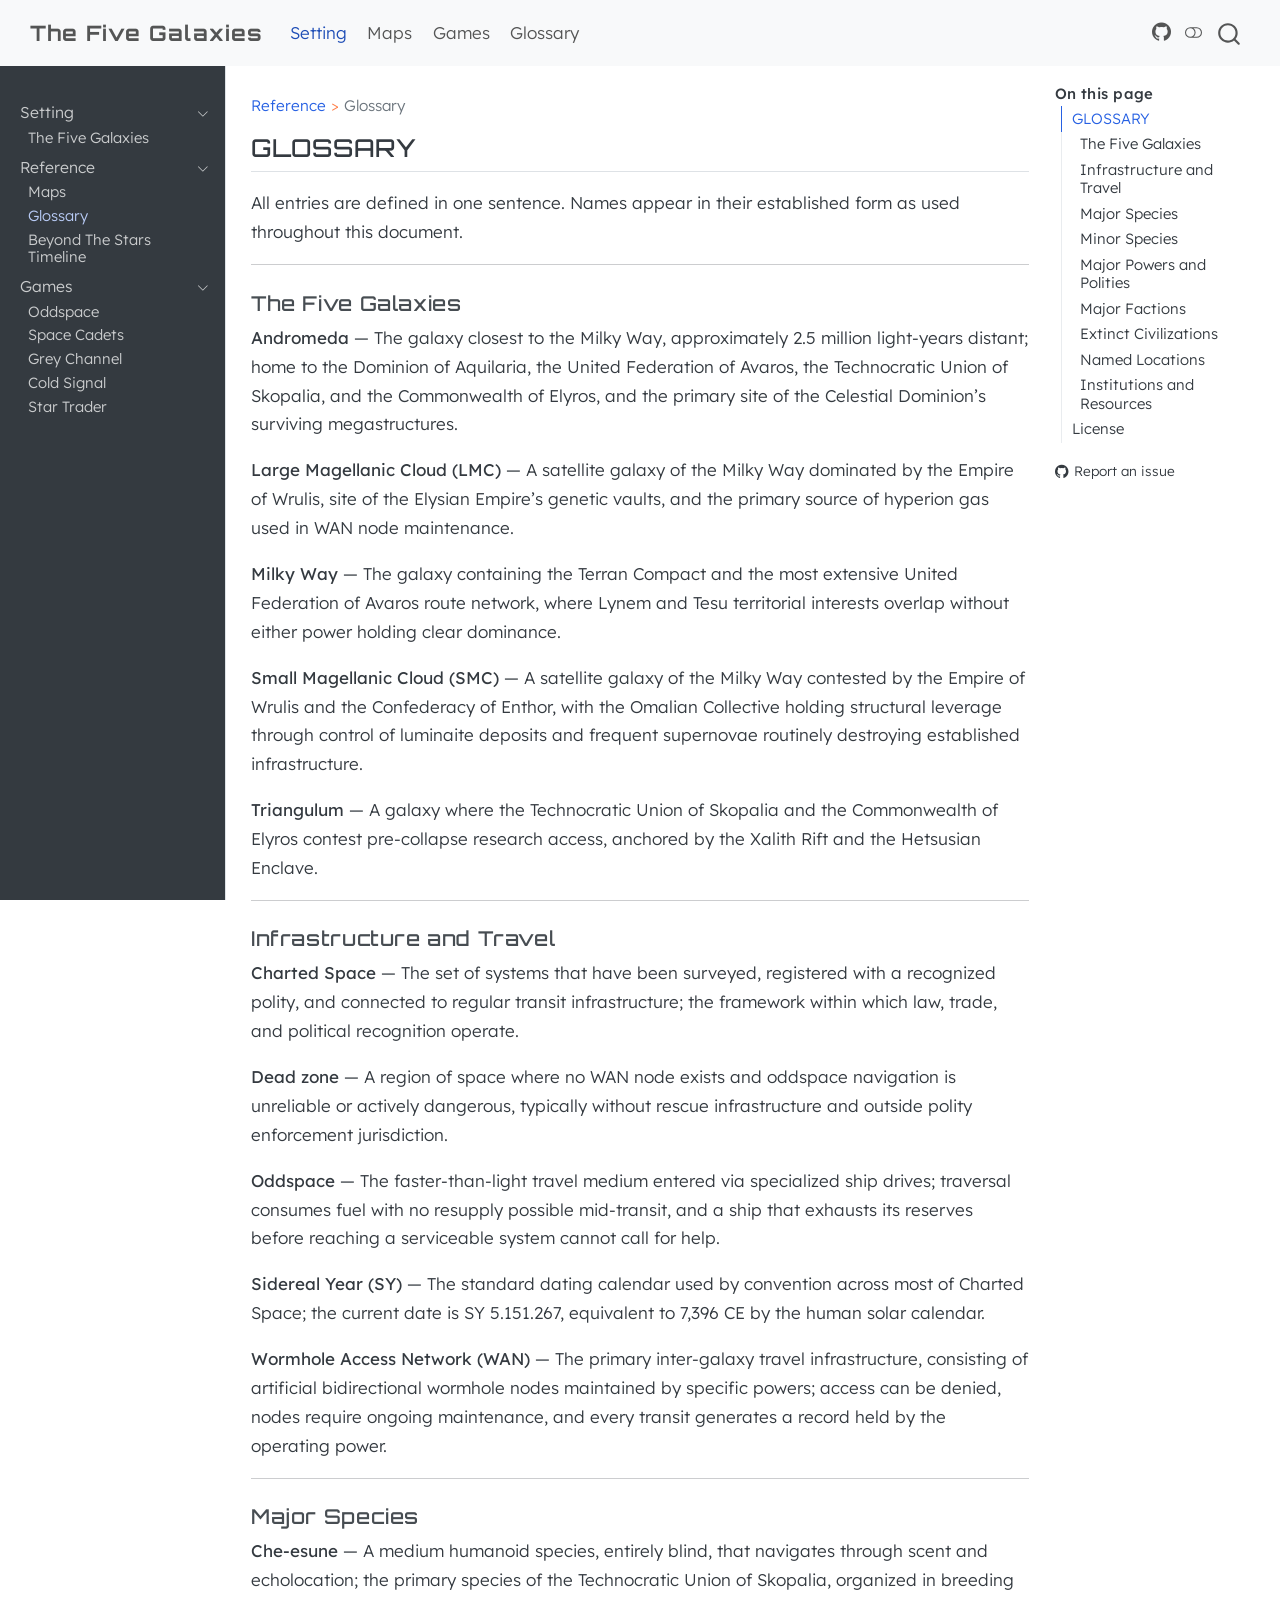
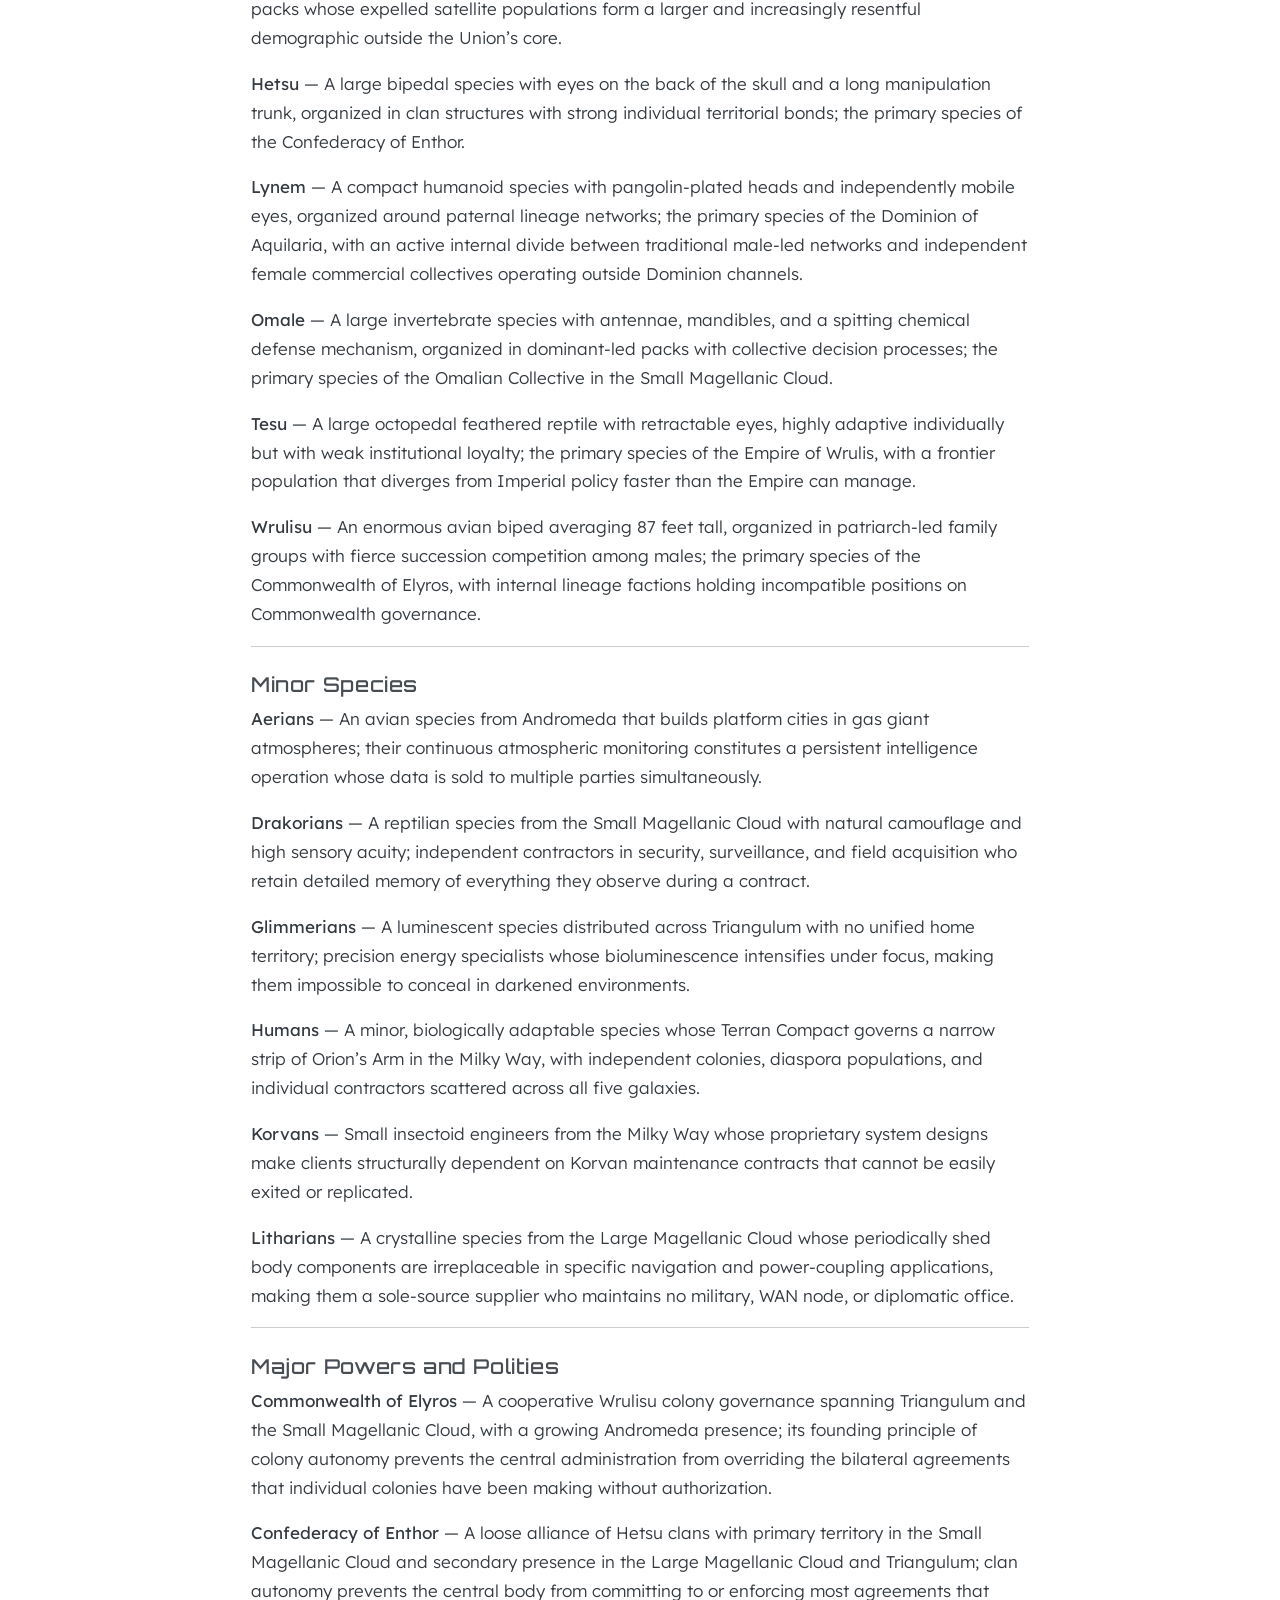
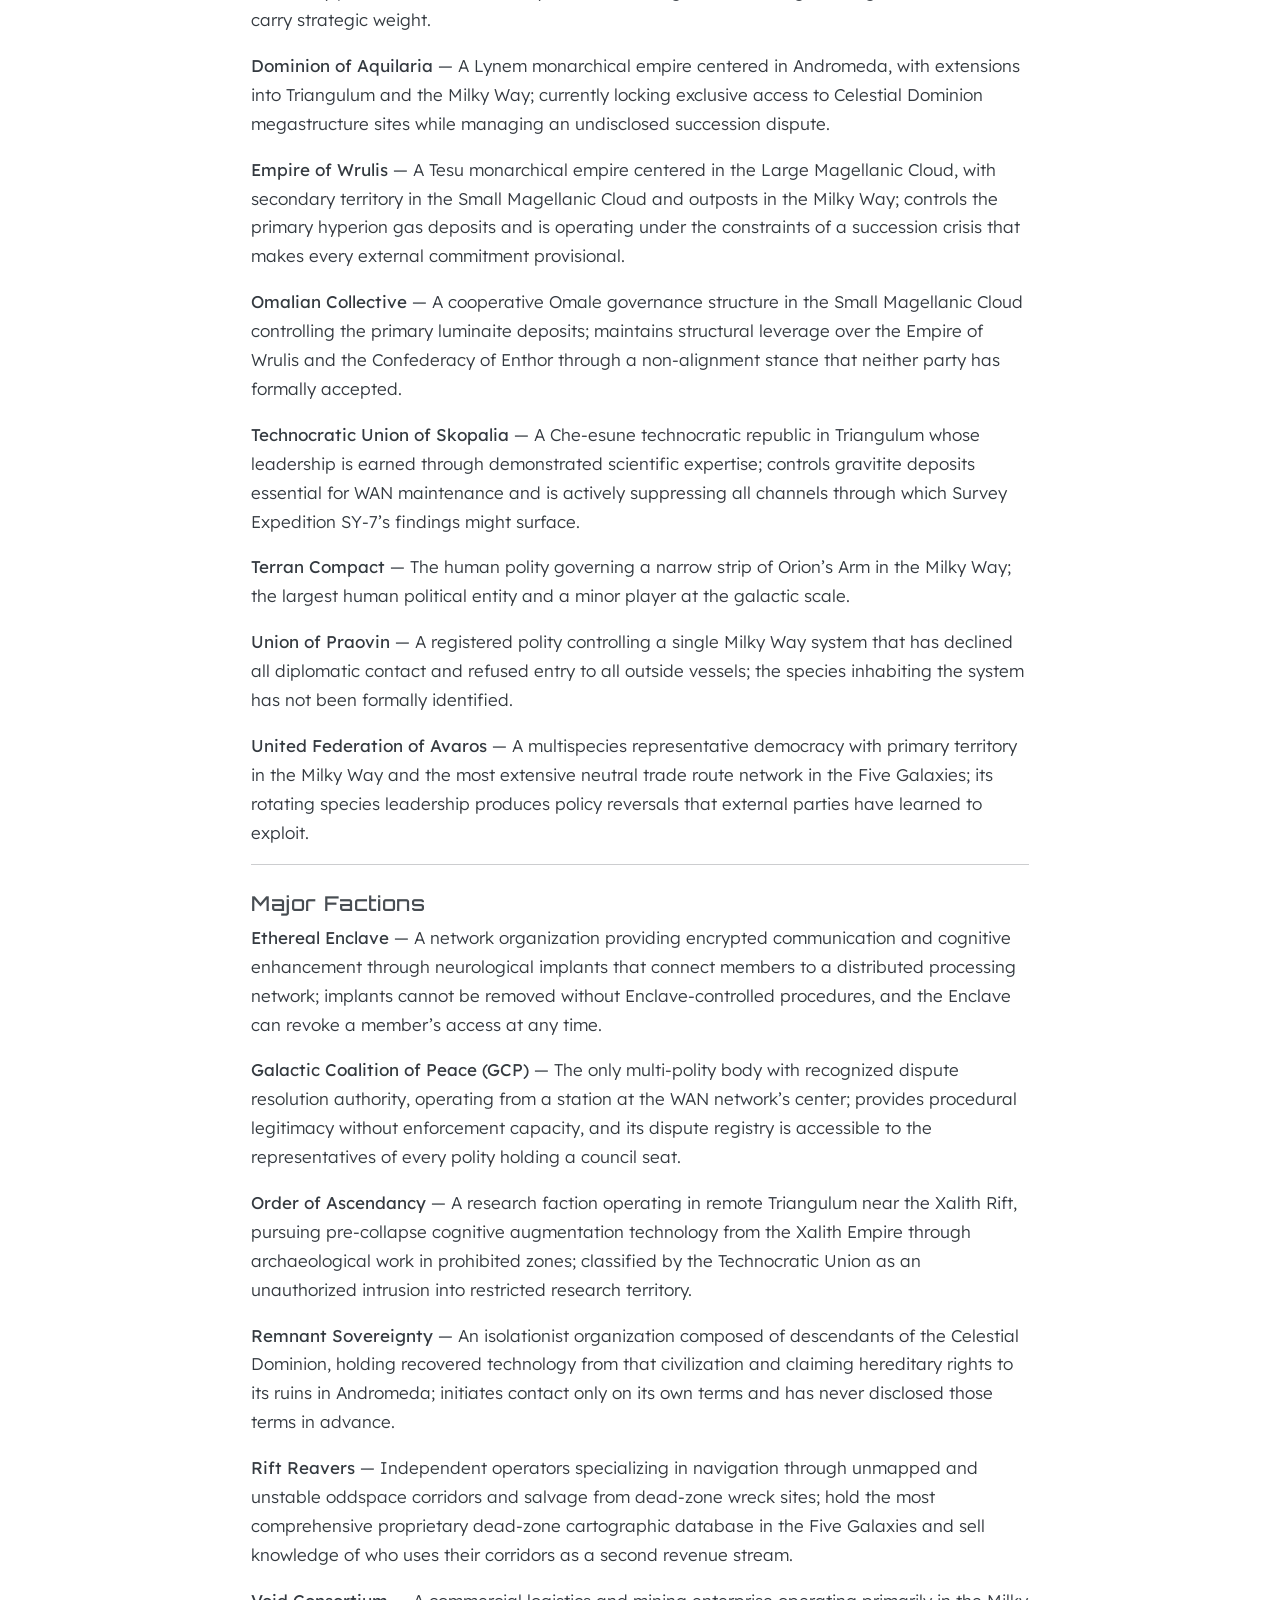
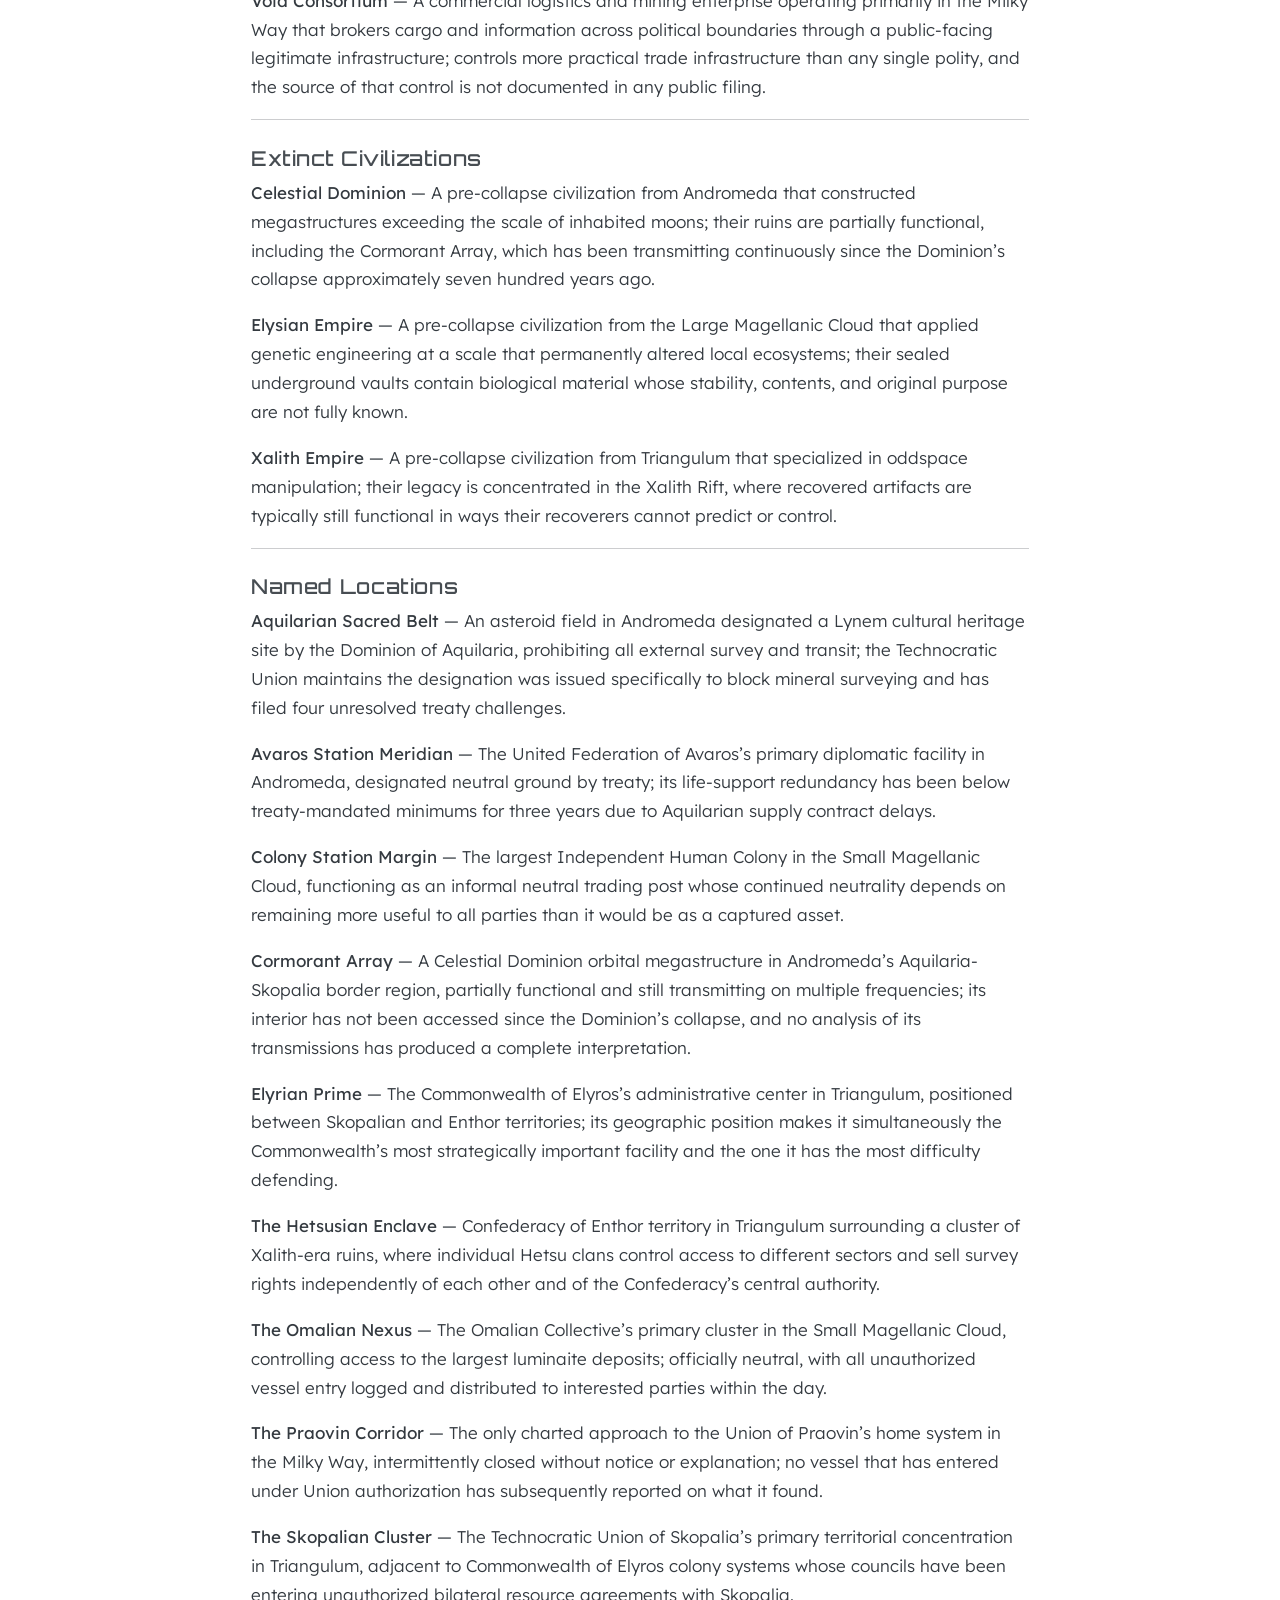
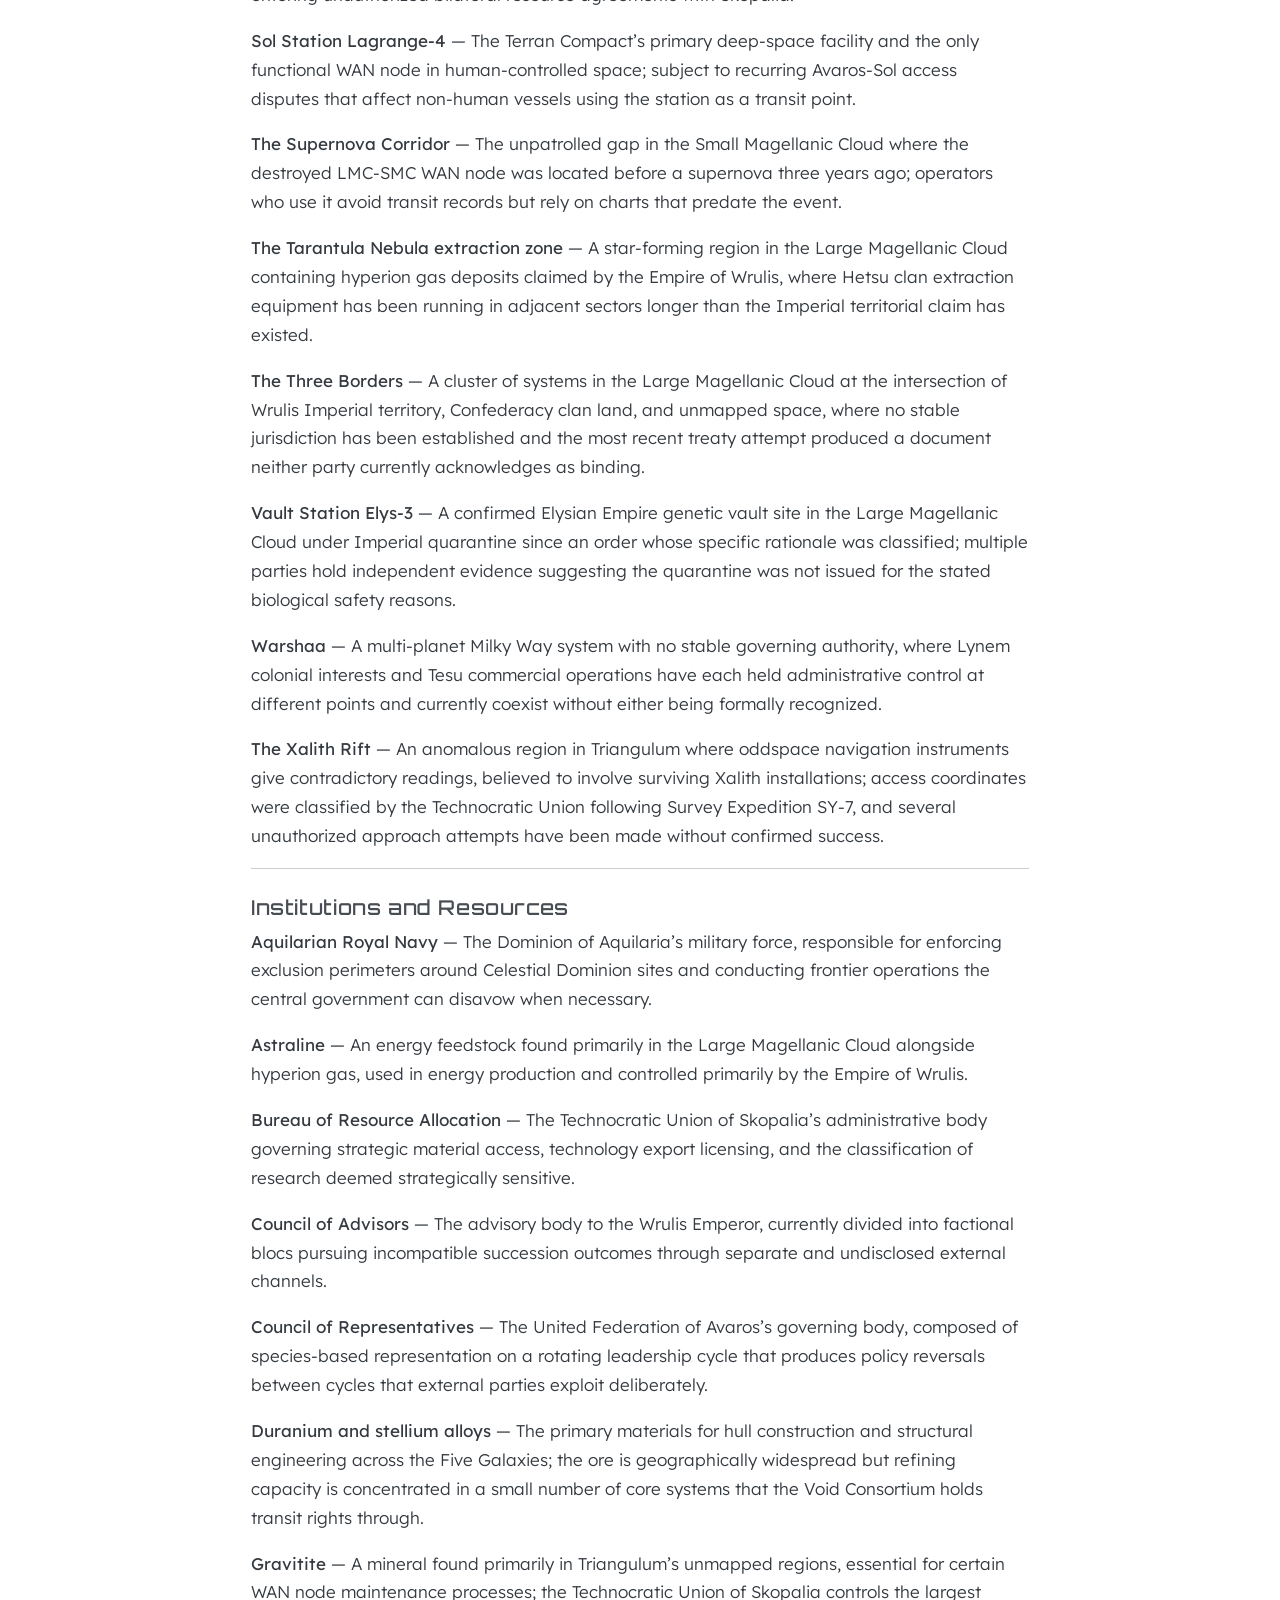
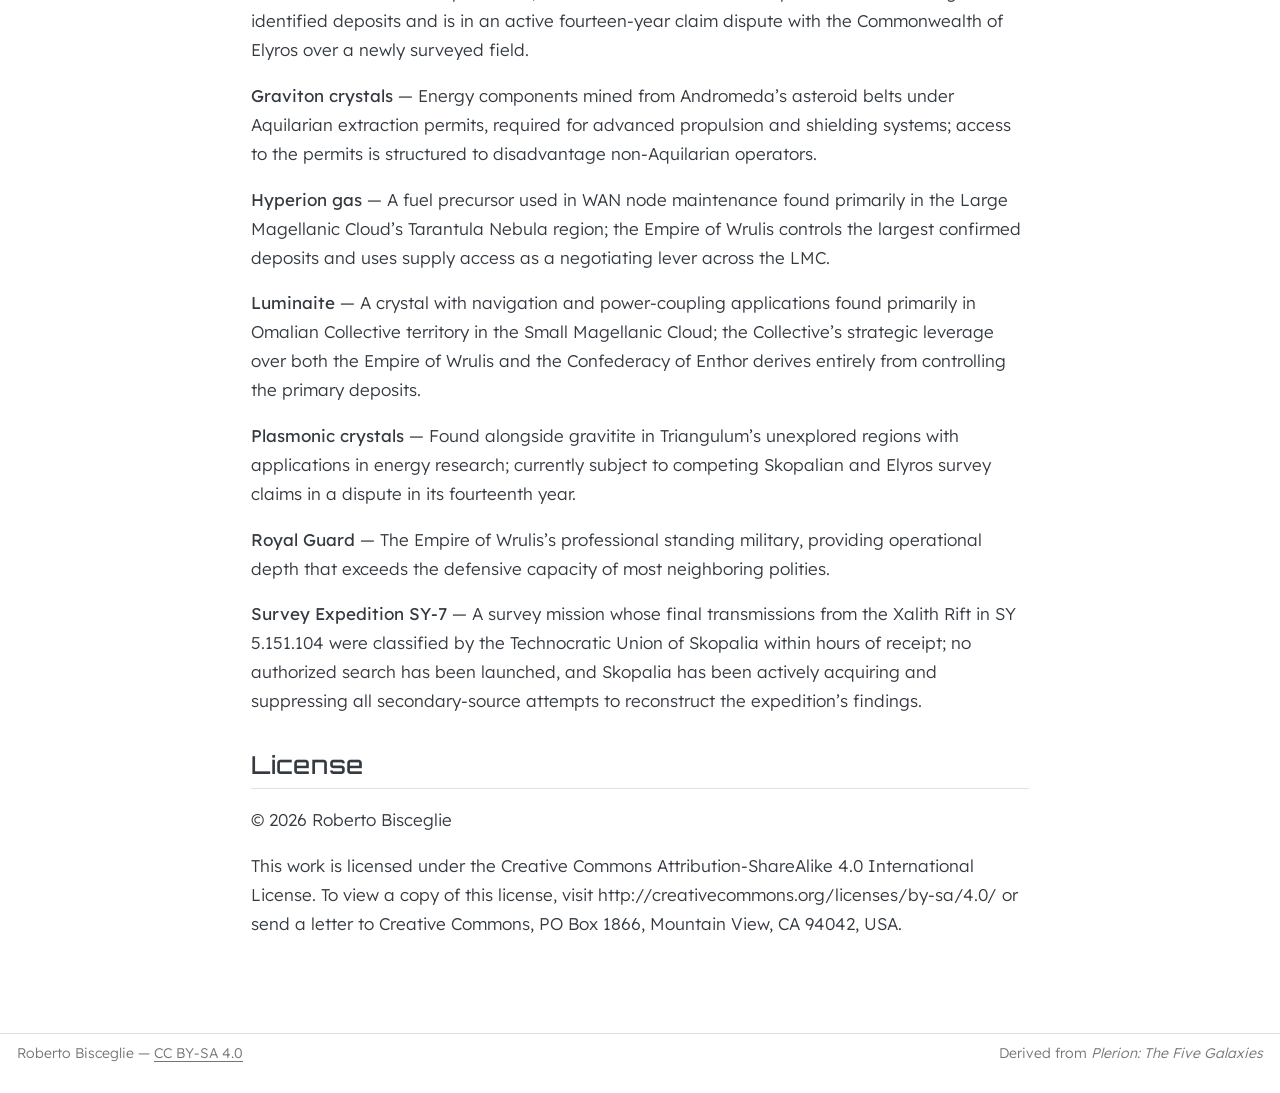
<file: setting/GLOSSARY.html>
<!DOCTYPE html>
<html xmlns="http://www.w3.org/1999/xhtml" lang="en" xml:lang="en"><head>

<meta charset="utf-8">
<meta name="generator" content="quarto-1.8.26">

<meta name="viewport" content="width=device-width, initial-scale=1.0, user-scalable=yes">


<title>glossary – The Five Galaxies</title>
<style>
code{white-space: pre-wrap;}
span.smallcaps{font-variant: small-caps;}
div.columns{display: flex; gap: min(4vw, 1.5em);}
div.column{flex: auto; overflow-x: auto;}
div.hanging-indent{margin-left: 1.5em; text-indent: -1.5em;}
ul.task-list{list-style: none;}
ul.task-list li input[type="checkbox"] {
  width: 0.8em;
  margin: 0 0.8em 0.2em -1em; /* quarto-specific, see https://github.com/quarto-dev/quarto-cli/issues/4556 */ 
  vertical-align: middle;
}
</style>


<script src="../site_libs/quarto-nav/quarto-nav.js"></script>
<script src="../site_libs/quarto-nav/headroom.min.js"></script>
<script src="../site_libs/clipboard/clipboard.min.js"></script>
<script src="../site_libs/quarto-search/autocomplete.umd.js"></script>
<script src="../site_libs/quarto-search/fuse.min.js"></script>
<script src="../site_libs/quarto-search/quarto-search.js"></script>
<meta name="quarto:offset" content="../">
<script src="../site_libs/quarto-html/quarto.js" type="module"></script>
<script src="../site_libs/quarto-html/tabsets/tabsets.js" type="module"></script>
<script src="../site_libs/quarto-html/axe/axe-check.js" type="module"></script>
<script src="../site_libs/quarto-html/popper.min.js"></script>
<script src="../site_libs/quarto-html/tippy.umd.min.js"></script>
<script src="../site_libs/quarto-html/anchor.min.js"></script>
<link href="../site_libs/quarto-html/tippy.css" rel="stylesheet">
<link href="../site_libs/quarto-html/quarto-syntax-highlighting-587c61ba64f3a5504c4d52d930310e48.css" rel="stylesheet" class="quarto-color-scheme" id="quarto-text-highlighting-styles">
<link href="../site_libs/quarto-html/quarto-syntax-highlighting-dark-b758ccaa5987ceb1b75504551e579abf.css" rel="stylesheet" class="quarto-color-scheme quarto-color-alternate" id="quarto-text-highlighting-styles">
<link href="../site_libs/quarto-html/quarto-syntax-highlighting-587c61ba64f3a5504c4d52d930310e48.css" rel="stylesheet" class="quarto-color-scheme-extra" id="quarto-text-highlighting-styles">
<script src="../site_libs/bootstrap/bootstrap.min.js"></script>
<link href="../site_libs/bootstrap/bootstrap-icons.css" rel="stylesheet">
<link href="../site_libs/bootstrap/bootstrap-1382f62d8978ce82f8d2d9927f48b3dc.min.css" rel="stylesheet" append-hash="true" class="quarto-color-scheme" id="quarto-bootstrap" data-mode="light">
<link href="../site_libs/bootstrap/bootstrap-dark-770f93cf0d6bce23fd1869f728bdc28a.min.css" rel="stylesheet" append-hash="true" class="quarto-color-scheme quarto-color-alternate" id="quarto-bootstrap" data-mode="dark">
<link href="../site_libs/bootstrap/bootstrap-1382f62d8978ce82f8d2d9927f48b3dc.min.css" rel="stylesheet" append-hash="true" class="quarto-color-scheme-extra" id="quarto-bootstrap" data-mode="light">
<script id="quarto-search-options" type="application/json">{
  "location": "navbar",
  "copy-button": false,
  "collapse-after": 3,
  "panel-placement": "end",
  "type": "overlay",
  "limit": 50,
  "keyboard-shortcut": [
    "f",
    "/",
    "s"
  ],
  "show-item-context": false,
  "language": {
    "search-no-results-text": "No results",
    "search-matching-documents-text": "matching documents",
    "search-copy-link-title": "Copy link to search",
    "search-hide-matches-text": "Hide additional matches",
    "search-more-match-text": "more match in this document",
    "search-more-matches-text": "more matches in this document",
    "search-clear-button-title": "Clear",
    "search-text-placeholder": "",
    "search-detached-cancel-button-title": "Cancel",
    "search-submit-button-title": "Submit",
    "search-label": "Search"
  }
}</script>
<link rel="preconnect" href="https://fonts.googleapis.com">

<link rel="preconnect" href="https://fonts.gstatic.com" crossorigin="">

<link href="https://fonts.googleapis.com/css2?family=Lexend:wght@300;400;500&amp;family=Orbitron:wght@400;500;700;900&amp;display=swap" rel="stylesheet">



</head>

<body class="nav-sidebar docked nav-fixed quarto-light"><script id="quarto-html-before-body" type="application/javascript">
    const toggleBodyColorMode = (bsSheetEl) => {
      const mode = bsSheetEl.getAttribute("data-mode");
      const bodyEl = window.document.querySelector("body");
      if (mode === "dark") {
        bodyEl.classList.add("quarto-dark");
        bodyEl.classList.remove("quarto-light");
      } else {
        bodyEl.classList.add("quarto-light");
        bodyEl.classList.remove("quarto-dark");
      }
    }
    const toggleBodyColorPrimary = () => {
      const bsSheetEl = window.document.querySelector("link#quarto-bootstrap:not([rel=disabled-stylesheet])");
      if (bsSheetEl) {
        toggleBodyColorMode(bsSheetEl);
      }
    }
    const setColorSchemeToggle = (alternate) => {
      const toggles = window.document.querySelectorAll('.quarto-color-scheme-toggle');
      for (let i=0; i < toggles.length; i++) {
        const toggle = toggles[i];
        if (toggle) {
          if (alternate) {
            toggle.classList.add("alternate");
          } else {
            toggle.classList.remove("alternate");
          }
        }
      }
    };
    const toggleColorMode = (alternate) => {
      // Switch the stylesheets
      const primaryStylesheets = window.document.querySelectorAll('link.quarto-color-scheme:not(.quarto-color-alternate)');
      const alternateStylesheets = window.document.querySelectorAll('link.quarto-color-scheme.quarto-color-alternate');
      manageTransitions('#quarto-margin-sidebar .nav-link', false);
      if (alternate) {
        // note: dark is layered on light, we don't disable primary!
        enableStylesheet(alternateStylesheets);
        for (const sheetNode of alternateStylesheets) {
          if (sheetNode.id === "quarto-bootstrap") {
            toggleBodyColorMode(sheetNode);
          }
        }
      } else {
        disableStylesheet(alternateStylesheets);
        enableStylesheet(primaryStylesheets)
        toggleBodyColorPrimary();
      }
      manageTransitions('#quarto-margin-sidebar .nav-link', true);
      // Switch the toggles
      setColorSchemeToggle(alternate)
      // Hack to workaround the fact that safari doesn't
      // properly recolor the scrollbar when toggling (#1455)
      if (navigator.userAgent.indexOf('Safari') > 0 && navigator.userAgent.indexOf('Chrome') == -1) {
        manageTransitions("body", false);
        window.scrollTo(0, 1);
        setTimeout(() => {
          window.scrollTo(0, 0);
          manageTransitions("body", true);
        }, 40);
      }
    }
    const disableStylesheet = (stylesheets) => {
      for (let i=0; i < stylesheets.length; i++) {
        const stylesheet = stylesheets[i];
        stylesheet.rel = 'disabled-stylesheet';
      }
    }
    const enableStylesheet = (stylesheets) => {
      for (let i=0; i < stylesheets.length; i++) {
        const stylesheet = stylesheets[i];
        if(stylesheet.rel !== 'stylesheet') { // for Chrome, which will still FOUC without this check
          stylesheet.rel = 'stylesheet';
        }
      }
    }
    const manageTransitions = (selector, allowTransitions) => {
      const els = window.document.querySelectorAll(selector);
      for (let i=0; i < els.length; i++) {
        const el = els[i];
        if (allowTransitions) {
          el.classList.remove('notransition');
        } else {
          el.classList.add('notransition');
        }
      }
    }
    const isFileUrl = () => {
      return window.location.protocol === 'file:';
    }
    const hasAlternateSentinel = () => {
      let styleSentinel = getColorSchemeSentinel();
      if (styleSentinel !== null) {
        return styleSentinel === "alternate";
      } else {
        return false;
      }
    }
    const setStyleSentinel = (alternate) => {
      const value = alternate ? "alternate" : "default";
      if (!isFileUrl()) {
        window.localStorage.setItem("quarto-color-scheme", value);
      } else {
        localAlternateSentinel = value;
      }
    }
    const getColorSchemeSentinel = () => {
      if (!isFileUrl()) {
        const storageValue = window.localStorage.getItem("quarto-color-scheme");
        return storageValue != null ? storageValue : localAlternateSentinel;
      } else {
        return localAlternateSentinel;
      }
    }
    const toggleGiscusIfUsed = (isAlternate, darkModeDefault) => {
      const baseTheme = document.querySelector('#giscus-base-theme')?.value ?? 'light';
      const alternateTheme = document.querySelector('#giscus-alt-theme')?.value ?? 'dark';
      let newTheme = '';
      if(authorPrefersDark) {
        newTheme = isAlternate ? baseTheme : alternateTheme;
      } else {
        newTheme = isAlternate ? alternateTheme : baseTheme;
      }
      const changeGiscusTheme = () => {
        // From: https://github.com/giscus/giscus/issues/336
        const sendMessage = (message) => {
          const iframe = document.querySelector('iframe.giscus-frame');
          if (!iframe) return;
          iframe.contentWindow.postMessage({ giscus: message }, 'https://giscus.app');
        }
        sendMessage({
          setConfig: {
            theme: newTheme
          }
        });
      }
      const isGiscussLoaded = window.document.querySelector('iframe.giscus-frame') !== null;
      if (isGiscussLoaded) {
        changeGiscusTheme();
      }
    };
    const authorPrefersDark = false;
    const darkModeDefault = authorPrefersDark;
      document.querySelector('link#quarto-text-highlighting-styles.quarto-color-scheme-extra').rel = 'disabled-stylesheet';
      document.querySelector('link#quarto-bootstrap.quarto-color-scheme-extra').rel = 'disabled-stylesheet';
    let localAlternateSentinel = darkModeDefault ? 'alternate' : 'default';
    // Dark / light mode switch
    window.quartoToggleColorScheme = () => {
      // Read the current dark / light value
      let toAlternate = !hasAlternateSentinel();
      toggleColorMode(toAlternate);
      setStyleSentinel(toAlternate);
      toggleGiscusIfUsed(toAlternate, darkModeDefault);
      window.dispatchEvent(new Event('resize'));
    };
    // Switch to dark mode if need be
    if (hasAlternateSentinel()) {
      toggleColorMode(true);
    } else {
      toggleColorMode(false);
    }
  </script>

<div id="quarto-search-results"></div>
  <header id="quarto-header" class="headroom fixed-top">
    <nav class="navbar navbar-expand-lg " data-bs-theme="dark">
      <div class="navbar-container container-fluid">
      <div class="navbar-brand-container mx-auto">
    <a class="navbar-brand" href="../index.html">
    <span class="navbar-title">The Five Galaxies</span>
    </a>
  </div>
            <div id="quarto-search" class="" title="Search"></div>
          <button class="navbar-toggler" type="button" data-bs-toggle="collapse" data-bs-target="#navbarCollapse" aria-controls="navbarCollapse" role="menu" aria-expanded="false" aria-label="Toggle navigation" onclick="if (window.quartoToggleHeadroom) { window.quartoToggleHeadroom(); }">
  <span class="navbar-toggler-icon"></span>
</button>
          <div class="collapse navbar-collapse" id="navbarCollapse">
            <ul class="navbar-nav navbar-nav-scroll me-auto">
  <li class="nav-item">
    <a class="nav-link active" href="../setting/the_five_galaxies.html" aria-current="page"> 
<span class="menu-text">Setting</span></a>
  </li>  
  <li class="nav-item">
    <a class="nav-link" href="../maps.html"> 
<span class="menu-text">Maps</span></a>
  </li>  
  <li class="nav-item">
    <a class="nav-link" href="../74xx_oddspace.html"> 
<span class="menu-text">Games</span></a>
  </li>  
  <li class="nav-item">
    <a class="nav-link" href="../setting/GLOSSARY.html"> 
<span class="menu-text">Glossary</span></a>
  </li>  
</ul>
            <ul class="navbar-nav navbar-nav-scroll ms-auto">
  <li class="nav-item compact">
    <a class="nav-link" href="https://github.com/zeruhur/the_five_galaxies"> <i class="bi bi-github" role="img">
</i> 
<span class="menu-text"></span></a>
  </li>  
</ul>
          </div> <!-- /navcollapse -->
            <div class="quarto-navbar-tools">
  <a href="" class="quarto-color-scheme-toggle quarto-navigation-tool  px-1" onclick="window.quartoToggleColorScheme(); return false;" title="Toggle dark mode"><i class="bi"></i></a>
</div>
      </div> <!-- /container-fluid -->
    </nav>
  <nav class="quarto-secondary-nav">
    <div class="container-fluid d-flex">
      <button type="button" class="quarto-btn-toggle btn" data-bs-toggle="collapse" role="button" data-bs-target=".quarto-sidebar-collapse-item" aria-controls="quarto-sidebar" aria-expanded="false" aria-label="Toggle sidebar navigation" onclick="if (window.quartoToggleHeadroom) { window.quartoToggleHeadroom(); }">
        <i class="bi bi-layout-text-sidebar-reverse"></i>
      </button>
        <nav class="quarto-page-breadcrumbs" aria-label="breadcrumb"><ol class="breadcrumb"><li class="breadcrumb-item"><a href="../maps.html">Reference</a></li><li class="breadcrumb-item"><a href="../setting/GLOSSARY.html">Glossary</a></li></ol></nav>
        <a class="flex-grow-1" role="navigation" data-bs-toggle="collapse" data-bs-target=".quarto-sidebar-collapse-item" aria-controls="quarto-sidebar" aria-expanded="false" aria-label="Toggle sidebar navigation" onclick="if (window.quartoToggleHeadroom) { window.quartoToggleHeadroom(); }">      
        </a>
    </div>
  </nav>
</header>
<!-- content -->
<div id="quarto-content" class="quarto-container page-columns page-rows-contents page-layout-article page-navbar">
<!-- sidebar -->
  <nav id="quarto-sidebar" class="sidebar collapse collapse-horizontal quarto-sidebar-collapse-item sidebar-navigation docked overflow-auto">
    <div class="sidebar-menu-container"> 
    <ul class="list-unstyled mt-1">
        <li class="sidebar-item sidebar-item-section">
      <div class="sidebar-item-container"> 
            <a class="sidebar-item-text sidebar-link text-start" data-bs-toggle="collapse" data-bs-target="#quarto-sidebar-section-1" role="navigation" aria-expanded="true">
 <span class="menu-text">Setting</span></a>
          <a class="sidebar-item-toggle text-start" data-bs-toggle="collapse" data-bs-target="#quarto-sidebar-section-1" role="navigation" aria-expanded="true" aria-label="Toggle section">
            <i class="bi bi-chevron-right ms-2"></i>
          </a> 
      </div>
      <ul id="quarto-sidebar-section-1" class="collapse list-unstyled sidebar-section depth1 show">  
          <li class="sidebar-item">
  <div class="sidebar-item-container"> 
  <a href="../setting/the_five_galaxies.html" class="sidebar-item-text sidebar-link">
 <span class="menu-text">The Five Galaxies</span></a>
  </div>
</li>
      </ul>
  </li>
        <li class="sidebar-item sidebar-item-section">
      <div class="sidebar-item-container"> 
            <a class="sidebar-item-text sidebar-link text-start" data-bs-toggle="collapse" data-bs-target="#quarto-sidebar-section-2" role="navigation" aria-expanded="true">
 <span class="menu-text">Reference</span></a>
          <a class="sidebar-item-toggle text-start" data-bs-toggle="collapse" data-bs-target="#quarto-sidebar-section-2" role="navigation" aria-expanded="true" aria-label="Toggle section">
            <i class="bi bi-chevron-right ms-2"></i>
          </a> 
      </div>
      <ul id="quarto-sidebar-section-2" class="collapse list-unstyled sidebar-section depth1 show">  
          <li class="sidebar-item">
  <div class="sidebar-item-container"> 
  <a href="../maps.html" class="sidebar-item-text sidebar-link">
 <span class="menu-text">Maps</span></a>
  </div>
</li>
          <li class="sidebar-item">
  <div class="sidebar-item-container"> 
  <a href="../setting/GLOSSARY.html" class="sidebar-item-text sidebar-link active">
 <span class="menu-text">Glossary</span></a>
  </div>
</li>
          <li class="sidebar-item">
  <div class="sidebar-item-container"> 
  <a href="../orion_timeline.html" class="sidebar-item-text sidebar-link">
 <span class="menu-text">Beyond The Stars Timeline</span></a>
  </div>
</li>
      </ul>
  </li>
        <li class="sidebar-item sidebar-item-section">
      <div class="sidebar-item-container"> 
            <a class="sidebar-item-text sidebar-link text-start" data-bs-toggle="collapse" data-bs-target="#quarto-sidebar-section-3" role="navigation" aria-expanded="true">
 <span class="menu-text">Games</span></a>
          <a class="sidebar-item-toggle text-start" data-bs-toggle="collapse" data-bs-target="#quarto-sidebar-section-3" role="navigation" aria-expanded="true" aria-label="Toggle section">
            <i class="bi bi-chevron-right ms-2"></i>
          </a> 
      </div>
      <ul id="quarto-sidebar-section-3" class="collapse list-unstyled sidebar-section depth1 show">  
          <li class="sidebar-item">
  <div class="sidebar-item-container"> 
  <a href="../74xx_oddspace.html" class="sidebar-item-text sidebar-link">
 <span class="menu-text">Oddspace</span></a>
  </div>
</li>
          <li class="sidebar-item">
  <div class="sidebar-item-container"> 
  <a href="../74xx_space_cadets.html" class="sidebar-item-text sidebar-link">
 <span class="menu-text">Space Cadets</span></a>
  </div>
</li>
          <li class="sidebar-item">
  <div class="sidebar-item-container"> 
  <a href="../74xx_grey_channel.html" class="sidebar-item-text sidebar-link">
 <span class="menu-text">Grey Channel</span></a>
  </div>
</li>
          <li class="sidebar-item">
  <div class="sidebar-item-container"> 
  <a href="../74xx_cold_signal.html" class="sidebar-item-text sidebar-link">
 <span class="menu-text">Cold Signal</span></a>
  </div>
</li>
          <li class="sidebar-item">
  <div class="sidebar-item-container"> 
  <a href="../74xx_star_trader.html" class="sidebar-item-text sidebar-link">
 <span class="menu-text">Star Trader</span></a>
  </div>
</li>
      </ul>
  </li>
    </ul>
    </div>
</nav>
<div id="quarto-sidebar-glass" class="quarto-sidebar-collapse-item" data-bs-toggle="collapse" data-bs-target=".quarto-sidebar-collapse-item"></div>
<!-- margin-sidebar -->
    <div id="quarto-margin-sidebar" class="sidebar margin-sidebar">
        <nav id="TOC" role="doc-toc" class="toc-active">
    <h2 id="toc-title">On this page</h2>
   
  <ul>
  <li><a href="#glossary" id="toc-glossary" class="nav-link active" data-scroll-target="#glossary">GLOSSARY</a>
  <ul class="collapse">
  <li><a href="#the-five-galaxies" id="toc-the-five-galaxies" class="nav-link" data-scroll-target="#the-five-galaxies">The Five Galaxies</a></li>
  <li><a href="#infrastructure-and-travel" id="toc-infrastructure-and-travel" class="nav-link" data-scroll-target="#infrastructure-and-travel">Infrastructure and Travel</a></li>
  <li><a href="#major-species" id="toc-major-species" class="nav-link" data-scroll-target="#major-species">Major Species</a></li>
  <li><a href="#minor-species" id="toc-minor-species" class="nav-link" data-scroll-target="#minor-species">Minor Species</a></li>
  <li><a href="#major-powers-and-polities" id="toc-major-powers-and-polities" class="nav-link" data-scroll-target="#major-powers-and-polities">Major Powers and Polities</a></li>
  <li><a href="#major-factions" id="toc-major-factions" class="nav-link" data-scroll-target="#major-factions">Major Factions</a></li>
  <li><a href="#extinct-civilizations" id="toc-extinct-civilizations" class="nav-link" data-scroll-target="#extinct-civilizations">Extinct Civilizations</a></li>
  <li><a href="#named-locations" id="toc-named-locations" class="nav-link" data-scroll-target="#named-locations">Named Locations</a></li>
  <li><a href="#institutions-and-resources" id="toc-institutions-and-resources" class="nav-link" data-scroll-target="#institutions-and-resources">Institutions and Resources</a></li>
  </ul></li>
  <li><a href="#license" id="toc-license" class="nav-link" data-scroll-target="#license">License</a></li>
  </ul>
<div class="toc-actions"><ul><li><a href="https://github.com/zeruhur/the_five_galaxies/issues/new" class="toc-action"><i class="bi bi-github"></i>Report an issue</a></li></ul></div></nav>
    </div>
<!-- main -->
<main class="content" id="quarto-document-content"><header id="title-block-header" class="quarto-title-block"><nav class="quarto-page-breadcrumbs quarto-title-breadcrumbs d-none d-lg-block" aria-label="breadcrumb"><ol class="breadcrumb"><li class="breadcrumb-item"><a href="../maps.html">Reference</a></li><li class="breadcrumb-item"><a href="../setting/GLOSSARY.html">Glossary</a></li></ol></nav></header>





<section id="glossary" class="level2">
<h2 class="anchored" data-anchor-id="glossary">GLOSSARY</h2>
<p>All entries are defined in one sentence. Names appear in their established form as used throughout this document.</p>
<hr>
<section id="the-five-galaxies" class="level3">
<h3 class="anchored" data-anchor-id="the-five-galaxies">The Five Galaxies</h3>
<p><strong>Andromeda</strong> — The galaxy closest to the Milky Way, approximately 2.5 million light-years distant; home to the Dominion of Aquilaria, the United Federation of Avaros, the Technocratic Union of Skopalia, and the Commonwealth of Elyros, and the primary site of the Celestial Dominion’s surviving megastructures.</p>
<p><strong>Large Magellanic Cloud (LMC)</strong> — A satellite galaxy of the Milky Way dominated by the Empire of Wrulis, site of the Elysian Empire’s genetic vaults, and the primary source of hyperion gas used in WAN node maintenance.</p>
<p><strong>Milky Way</strong> — The galaxy containing the Terran Compact and the most extensive United Federation of Avaros route network, where Lynem and Tesu territorial interests overlap without either power holding clear dominance.</p>
<p><strong>Small Magellanic Cloud (SMC)</strong> — A satellite galaxy of the Milky Way contested by the Empire of Wrulis and the Confederacy of Enthor, with the Omalian Collective holding structural leverage through control of luminaite deposits and frequent supernovae routinely destroying established infrastructure.</p>
<p><strong>Triangulum</strong> — A galaxy where the Technocratic Union of Skopalia and the Commonwealth of Elyros contest pre-collapse research access, anchored by the Xalith Rift and the Hetsusian Enclave.</p>
<hr>
</section>
<section id="infrastructure-and-travel" class="level3">
<h3 class="anchored" data-anchor-id="infrastructure-and-travel">Infrastructure and Travel</h3>
<p><strong>Charted Space</strong> — The set of systems that have been surveyed, registered with a recognized polity, and connected to regular transit infrastructure; the framework within which law, trade, and political recognition operate.</p>
<p><strong>Dead zone</strong> — A region of space where no WAN node exists and oddspace navigation is unreliable or actively dangerous, typically without rescue infrastructure and outside polity enforcement jurisdiction.</p>
<p><strong>Oddspace</strong> — The faster-than-light travel medium entered via specialized ship drives; traversal consumes fuel with no resupply possible mid-transit, and a ship that exhausts its reserves before reaching a serviceable system cannot call for help.</p>
<p><strong>Sidereal Year (SY)</strong> — The standard dating calendar used by convention across most of Charted Space; the current date is SY 5.151.267, equivalent to 7,396 CE by the human solar calendar.</p>
<p><strong>Wormhole Access Network (WAN)</strong> — The primary inter-galaxy travel infrastructure, consisting of artificial bidirectional wormhole nodes maintained by specific powers; access can be denied, nodes require ongoing maintenance, and every transit generates a record held by the operating power.</p>
<hr>
</section>
<section id="major-species" class="level3">
<h3 class="anchored" data-anchor-id="major-species">Major Species</h3>
<p><strong>Che-esune</strong> — A medium humanoid species, entirely blind, that navigates through scent and echolocation; the primary species of the Technocratic Union of Skopalia, organized in breeding packs whose expelled satellite populations form a larger and increasingly resentful demographic outside the Union’s core.</p>
<p><strong>Hetsu</strong> — A large bipedal species with eyes on the back of the skull and a long manipulation trunk, organized in clan structures with strong individual territorial bonds; the primary species of the Confederacy of Enthor.</p>
<p><strong>Lynem</strong> — A compact humanoid species with pangolin-plated heads and independently mobile eyes, organized around paternal lineage networks; the primary species of the Dominion of Aquilaria, with an active internal divide between traditional male-led networks and independent female commercial collectives operating outside Dominion channels.</p>
<p><strong>Omale</strong> — A large invertebrate species with antennae, mandibles, and a spitting chemical defense mechanism, organized in dominant-led packs with collective decision processes; the primary species of the Omalian Collective in the Small Magellanic Cloud.</p>
<p><strong>Tesu</strong> — A large octopedal feathered reptile with retractable eyes, highly adaptive individually but with weak institutional loyalty; the primary species of the Empire of Wrulis, with a frontier population that diverges from Imperial policy faster than the Empire can manage.</p>
<p><strong>Wrulisu</strong> — An enormous avian biped averaging 87 feet tall, organized in patriarch-led family groups with fierce succession competition among males; the primary species of the Commonwealth of Elyros, with internal lineage factions holding incompatible positions on Commonwealth governance.</p>
<hr>
</section>
<section id="minor-species" class="level3">
<h3 class="anchored" data-anchor-id="minor-species">Minor Species</h3>
<p><strong>Aerians</strong> — An avian species from Andromeda that builds platform cities in gas giant atmospheres; their continuous atmospheric monitoring constitutes a persistent intelligence operation whose data is sold to multiple parties simultaneously.</p>
<p><strong>Drakorians</strong> — A reptilian species from the Small Magellanic Cloud with natural camouflage and high sensory acuity; independent contractors in security, surveillance, and field acquisition who retain detailed memory of everything they observe during a contract.</p>
<p><strong>Glimmerians</strong> — A luminescent species distributed across Triangulum with no unified home territory; precision energy specialists whose bioluminescence intensifies under focus, making them impossible to conceal in darkened environments.</p>
<p><strong>Humans</strong> — A minor, biologically adaptable species whose Terran Compact governs a narrow strip of Orion’s Arm in the Milky Way, with independent colonies, diaspora populations, and individual contractors scattered across all five galaxies.</p>
<p><strong>Korvans</strong> — Small insectoid engineers from the Milky Way whose proprietary system designs make clients structurally dependent on Korvan maintenance contracts that cannot be easily exited or replicated.</p>
<p><strong>Litharians</strong> — A crystalline species from the Large Magellanic Cloud whose periodically shed body components are irreplaceable in specific navigation and power-coupling applications, making them a sole-source supplier who maintains no military, WAN node, or diplomatic office.</p>
<hr>
</section>
<section id="major-powers-and-polities" class="level3">
<h3 class="anchored" data-anchor-id="major-powers-and-polities">Major Powers and Polities</h3>
<p><strong>Commonwealth of Elyros</strong> — A cooperative Wrulisu colony governance spanning Triangulum and the Small Magellanic Cloud, with a growing Andromeda presence; its founding principle of colony autonomy prevents the central administration from overriding the bilateral agreements that individual colonies have been making without authorization.</p>
<p><strong>Confederacy of Enthor</strong> — A loose alliance of Hetsu clans with primary territory in the Small Magellanic Cloud and secondary presence in the Large Magellanic Cloud and Triangulum; clan autonomy prevents the central body from committing to or enforcing most agreements that carry strategic weight.</p>
<p><strong>Dominion of Aquilaria</strong> — A Lynem monarchical empire centered in Andromeda, with extensions into Triangulum and the Milky Way; currently locking exclusive access to Celestial Dominion megastructure sites while managing an undisclosed succession dispute.</p>
<p><strong>Empire of Wrulis</strong> — A Tesu monarchical empire centered in the Large Magellanic Cloud, with secondary territory in the Small Magellanic Cloud and outposts in the Milky Way; controls the primary hyperion gas deposits and is operating under the constraints of a succession crisis that makes every external commitment provisional.</p>
<p><strong>Omalian Collective</strong> — A cooperative Omale governance structure in the Small Magellanic Cloud controlling the primary luminaite deposits; maintains structural leverage over the Empire of Wrulis and the Confederacy of Enthor through a non-alignment stance that neither party has formally accepted.</p>
<p><strong>Technocratic Union of Skopalia</strong> — A Che-esune technocratic republic in Triangulum whose leadership is earned through demonstrated scientific expertise; controls gravitite deposits essential for WAN maintenance and is actively suppressing all channels through which Survey Expedition SY-7’s findings might surface.</p>
<p><strong>Terran Compact</strong> — The human polity governing a narrow strip of Orion’s Arm in the Milky Way; the largest human political entity and a minor player at the galactic scale.</p>
<p><strong>Union of Praovin</strong> — A registered polity controlling a single Milky Way system that has declined all diplomatic contact and refused entry to all outside vessels; the species inhabiting the system has not been formally identified.</p>
<p><strong>United Federation of Avaros</strong> — A multispecies representative democracy with primary territory in the Milky Way and the most extensive neutral trade route network in the Five Galaxies; its rotating species leadership produces policy reversals that external parties have learned to exploit.</p>
<hr>
</section>
<section id="major-factions" class="level3">
<h3 class="anchored" data-anchor-id="major-factions">Major Factions</h3>
<p><strong>Ethereal Enclave</strong> — A network organization providing encrypted communication and cognitive enhancement through neurological implants that connect members to a distributed processing network; implants cannot be removed without Enclave-controlled procedures, and the Enclave can revoke a member’s access at any time.</p>
<p><strong>Galactic Coalition of Peace (GCP)</strong> — The only multi-polity body with recognized dispute resolution authority, operating from a station at the WAN network’s center; provides procedural legitimacy without enforcement capacity, and its dispute registry is accessible to the representatives of every polity holding a council seat.</p>
<p><strong>Order of Ascendancy</strong> — A research faction operating in remote Triangulum near the Xalith Rift, pursuing pre-collapse cognitive augmentation technology from the Xalith Empire through archaeological work in prohibited zones; classified by the Technocratic Union as an unauthorized intrusion into restricted research territory.</p>
<p><strong>Remnant Sovereignty</strong> — An isolationist organization composed of descendants of the Celestial Dominion, holding recovered technology from that civilization and claiming hereditary rights to its ruins in Andromeda; initiates contact only on its own terms and has never disclosed those terms in advance.</p>
<p><strong>Rift Reavers</strong> — Independent operators specializing in navigation through unmapped and unstable oddspace corridors and salvage from dead-zone wreck sites; hold the most comprehensive proprietary dead-zone cartographic database in the Five Galaxies and sell knowledge of who uses their corridors as a second revenue stream.</p>
<p><strong>Void Consortium</strong> — A commercial logistics and mining enterprise operating primarily in the Milky Way that brokers cargo and information across political boundaries through a public-facing legitimate infrastructure; controls more practical trade infrastructure than any single polity, and the source of that control is not documented in any public filing.</p>
<hr>
</section>
<section id="extinct-civilizations" class="level3">
<h3 class="anchored" data-anchor-id="extinct-civilizations">Extinct Civilizations</h3>
<p><strong>Celestial Dominion</strong> — A pre-collapse civilization from Andromeda that constructed megastructures exceeding the scale of inhabited moons; their ruins are partially functional, including the Cormorant Array, which has been transmitting continuously since the Dominion’s collapse approximately seven hundred years ago.</p>
<p><strong>Elysian Empire</strong> — A pre-collapse civilization from the Large Magellanic Cloud that applied genetic engineering at a scale that permanently altered local ecosystems; their sealed underground vaults contain biological material whose stability, contents, and original purpose are not fully known.</p>
<p><strong>Xalith Empire</strong> — A pre-collapse civilization from Triangulum that specialized in oddspace manipulation; their legacy is concentrated in the Xalith Rift, where recovered artifacts are typically still functional in ways their recoverers cannot predict or control.</p>
<hr>
</section>
<section id="named-locations" class="level3">
<h3 class="anchored" data-anchor-id="named-locations">Named Locations</h3>
<p><strong>Aquilarian Sacred Belt</strong> — An asteroid field in Andromeda designated a Lynem cultural heritage site by the Dominion of Aquilaria, prohibiting all external survey and transit; the Technocratic Union maintains the designation was issued specifically to block mineral surveying and has filed four unresolved treaty challenges.</p>
<p><strong>Avaros Station Meridian</strong> — The United Federation of Avaros’s primary diplomatic facility in Andromeda, designated neutral ground by treaty; its life-support redundancy has been below treaty-mandated minimums for three years due to Aquilarian supply contract delays.</p>
<p><strong>Colony Station Margin</strong> — The largest Independent Human Colony in the Small Magellanic Cloud, functioning as an informal neutral trading post whose continued neutrality depends on remaining more useful to all parties than it would be as a captured asset.</p>
<p><strong>Cormorant Array</strong> — A Celestial Dominion orbital megastructure in Andromeda’s Aquilaria-Skopalia border region, partially functional and still transmitting on multiple frequencies; its interior has not been accessed since the Dominion’s collapse, and no analysis of its transmissions has produced a complete interpretation.</p>
<p><strong>Elyrian Prime</strong> — The Commonwealth of Elyros’s administrative center in Triangulum, positioned between Skopalian and Enthor territories; its geographic position makes it simultaneously the Commonwealth’s most strategically important facility and the one it has the most difficulty defending.</p>
<p><strong>The Hetsusian Enclave</strong> — Confederacy of Enthor territory in Triangulum surrounding a cluster of Xalith-era ruins, where individual Hetsu clans control access to different sectors and sell survey rights independently of each other and of the Confederacy’s central authority.</p>
<p><strong>The Omalian Nexus</strong> — The Omalian Collective’s primary cluster in the Small Magellanic Cloud, controlling access to the largest luminaite deposits; officially neutral, with all unauthorized vessel entry logged and distributed to interested parties within the day.</p>
<p><strong>The Praovin Corridor</strong> — The only charted approach to the Union of Praovin’s home system in the Milky Way, intermittently closed without notice or explanation; no vessel that has entered under Union authorization has subsequently reported on what it found.</p>
<p><strong>The Skopalian Cluster</strong> — The Technocratic Union of Skopalia’s primary territorial concentration in Triangulum, adjacent to Commonwealth of Elyros colony systems whose councils have been entering unauthorized bilateral resource agreements with Skopalia.</p>
<p><strong>Sol Station Lagrange-4</strong> — The Terran Compact’s primary deep-space facility and the only functional WAN node in human-controlled space; subject to recurring Avaros-Sol access disputes that affect non-human vessels using the station as a transit point.</p>
<p><strong>The Supernova Corridor</strong> — The unpatrolled gap in the Small Magellanic Cloud where the destroyed LMC-SMC WAN node was located before a supernova three years ago; operators who use it avoid transit records but rely on charts that predate the event.</p>
<p><strong>The Tarantula Nebula extraction zone</strong> — A star-forming region in the Large Magellanic Cloud containing hyperion gas deposits claimed by the Empire of Wrulis, where Hetsu clan extraction equipment has been running in adjacent sectors longer than the Imperial territorial claim has existed.</p>
<p><strong>The Three Borders</strong> — A cluster of systems in the Large Magellanic Cloud at the intersection of Wrulis Imperial territory, Confederacy clan land, and unmapped space, where no stable jurisdiction has been established and the most recent treaty attempt produced a document neither party currently acknowledges as binding.</p>
<p><strong>Vault Station Elys-3</strong> — A confirmed Elysian Empire genetic vault site in the Large Magellanic Cloud under Imperial quarantine since an order whose specific rationale was classified; multiple parties hold independent evidence suggesting the quarantine was not issued for the stated biological safety reasons.</p>
<p><strong>Warshaa</strong> — A multi-planet Milky Way system with no stable governing authority, where Lynem colonial interests and Tesu commercial operations have each held administrative control at different points and currently coexist without either being formally recognized.</p>
<p><strong>The Xalith Rift</strong> — An anomalous region in Triangulum where oddspace navigation instruments give contradictory readings, believed to involve surviving Xalith installations; access coordinates were classified by the Technocratic Union following Survey Expedition SY-7, and several unauthorized approach attempts have been made without confirmed success.</p>
<hr>
</section>
<section id="institutions-and-resources" class="level3">
<h3 class="anchored" data-anchor-id="institutions-and-resources">Institutions and Resources</h3>
<p><strong>Aquilarian Royal Navy</strong> — The Dominion of Aquilaria’s military force, responsible for enforcing exclusion perimeters around Celestial Dominion sites and conducting frontier operations the central government can disavow when necessary.</p>
<p><strong>Astraline</strong> — An energy feedstock found primarily in the Large Magellanic Cloud alongside hyperion gas, used in energy production and controlled primarily by the Empire of Wrulis.</p>
<p><strong>Bureau of Resource Allocation</strong> — The Technocratic Union of Skopalia’s administrative body governing strategic material access, technology export licensing, and the classification of research deemed strategically sensitive.</p>
<p><strong>Council of Advisors</strong> — The advisory body to the Wrulis Emperor, currently divided into factional blocs pursuing incompatible succession outcomes through separate and undisclosed external channels.</p>
<p><strong>Council of Representatives</strong> — The United Federation of Avaros’s governing body, composed of species-based representation on a rotating leadership cycle that produces policy reversals between cycles that external parties exploit deliberately.</p>
<p><strong>Duranium and stellium alloys</strong> — The primary materials for hull construction and structural engineering across the Five Galaxies; the ore is geographically widespread but refining capacity is concentrated in a small number of core systems that the Void Consortium holds transit rights through.</p>
<p><strong>Gravitite</strong> — A mineral found primarily in Triangulum’s unmapped regions, essential for certain WAN node maintenance processes; the Technocratic Union of Skopalia controls the largest identified deposits and is in an active fourteen-year claim dispute with the Commonwealth of Elyros over a newly surveyed field.</p>
<p><strong>Graviton crystals</strong> — Energy components mined from Andromeda’s asteroid belts under Aquilarian extraction permits, required for advanced propulsion and shielding systems; access to the permits is structured to disadvantage non-Aquilarian operators.</p>
<p><strong>Hyperion gas</strong> — A fuel precursor used in WAN node maintenance found primarily in the Large Magellanic Cloud’s Tarantula Nebula region; the Empire of Wrulis controls the largest confirmed deposits and uses supply access as a negotiating lever across the LMC.</p>
<p><strong>Luminaite</strong> — A crystal with navigation and power-coupling applications found primarily in Omalian Collective territory in the Small Magellanic Cloud; the Collective’s strategic leverage over both the Empire of Wrulis and the Confederacy of Enthor derives entirely from controlling the primary deposits.</p>
<p><strong>Plasmonic crystals</strong> — Found alongside gravitite in Triangulum’s unexplored regions with applications in energy research; currently subject to competing Skopalian and Elyros survey claims in a dispute in its fourteenth year.</p>
<p><strong>Royal Guard</strong> — The Empire of Wrulis’s professional standing military, providing operational depth that exceeds the defensive capacity of most neighboring polities.</p>
<p><strong>Survey Expedition SY-7</strong> — A survey mission whose final transmissions from the Xalith Rift in SY 5.151.104 were classified by the Technocratic Union of Skopalia within hours of receipt; no authorized search has been launched, and Skopalia has been actively acquiring and suppressing all secondary-source attempts to reconstruct the expedition’s findings.</p>
</section>
</section>
<section id="license" class="level2">
<h2 class="anchored" data-anchor-id="license">License</h2>
<p>© 2026 Roberto Bisceglie</p>
<p>This work is licensed under the Creative Commons Attribution-ShareAlike 4.0 International License. To view a copy of this license, visit http://creativecommons.org/licenses/by-sa/4.0/ or send a letter to Creative Commons, PO Box 1866, Mountain View, CA 94042, USA.</p>


</section>

</main> <!-- /main -->
<script id="quarto-html-after-body" type="application/javascript">
  window.document.addEventListener("DOMContentLoaded", function (event) {
    // Ensure there is a toggle, if there isn't float one in the top right
    if (window.document.querySelector('.quarto-color-scheme-toggle') === null) {
      const a = window.document.createElement('a');
      a.classList.add('top-right');
      a.classList.add('quarto-color-scheme-toggle');
      a.href = "";
      a.onclick = function() { try { window.quartoToggleColorScheme(); } catch {} return false; };
      const i = window.document.createElement("i");
      i.classList.add('bi');
      a.appendChild(i);
      window.document.body.appendChild(a);
    }
    setColorSchemeToggle(hasAlternateSentinel())
    const icon = "";
    const anchorJS = new window.AnchorJS();
    anchorJS.options = {
      placement: 'right',
      icon: icon
    };
    anchorJS.add('.anchored');
    const isCodeAnnotation = (el) => {
      for (const clz of el.classList) {
        if (clz.startsWith('code-annotation-')) {                     
          return true;
        }
      }
      return false;
    }
    const onCopySuccess = function(e) {
      // button target
      const button = e.trigger;
      // don't keep focus
      button.blur();
      // flash "checked"
      button.classList.add('code-copy-button-checked');
      var currentTitle = button.getAttribute("title");
      button.setAttribute("title", "Copied!");
      let tooltip;
      if (window.bootstrap) {
        button.setAttribute("data-bs-toggle", "tooltip");
        button.setAttribute("data-bs-placement", "left");
        button.setAttribute("data-bs-title", "Copied!");
        tooltip = new bootstrap.Tooltip(button, 
          { trigger: "manual", 
            customClass: "code-copy-button-tooltip",
            offset: [0, -8]});
        tooltip.show();    
      }
      setTimeout(function() {
        if (tooltip) {
          tooltip.hide();
          button.removeAttribute("data-bs-title");
          button.removeAttribute("data-bs-toggle");
          button.removeAttribute("data-bs-placement");
        }
        button.setAttribute("title", currentTitle);
        button.classList.remove('code-copy-button-checked');
      }, 1000);
      // clear code selection
      e.clearSelection();
    }
    const getTextToCopy = function(trigger) {
      const outerScaffold = trigger.parentElement.cloneNode(true);
      const codeEl = outerScaffold.querySelector('code');
      for (const childEl of codeEl.children) {
        if (isCodeAnnotation(childEl)) {
          childEl.remove();
        }
      }
      return codeEl.innerText;
    }
    const clipboard = new window.ClipboardJS('.code-copy-button:not([data-in-quarto-modal])', {
      text: getTextToCopy
    });
    clipboard.on('success', onCopySuccess);
    if (window.document.getElementById('quarto-embedded-source-code-modal')) {
      const clipboardModal = new window.ClipboardJS('.code-copy-button[data-in-quarto-modal]', {
        text: getTextToCopy,
        container: window.document.getElementById('quarto-embedded-source-code-modal')
      });
      clipboardModal.on('success', onCopySuccess);
    }
      var localhostRegex = new RegExp(/^(?:http|https):\/\/localhost\:?[0-9]*\//);
      var mailtoRegex = new RegExp(/^mailto:/);
        var filterRegex = new RegExp("https:\/\/zeruhur\.icu\/the_five_galaxies\/");
      var isInternal = (href) => {
          return filterRegex.test(href) || localhostRegex.test(href) || mailtoRegex.test(href);
      }
      // Inspect non-navigation links and adorn them if external
     var links = window.document.querySelectorAll('a[href]:not(.nav-link):not(.navbar-brand):not(.toc-action):not(.sidebar-link):not(.sidebar-item-toggle):not(.pagination-link):not(.no-external):not([aria-hidden]):not(.dropdown-item):not(.quarto-navigation-tool):not(.about-link)');
      for (var i=0; i<links.length; i++) {
        const link = links[i];
        if (!isInternal(link.href)) {
          // undo the damage that might have been done by quarto-nav.js in the case of
          // links that we want to consider external
          if (link.dataset.originalHref !== undefined) {
            link.href = link.dataset.originalHref;
          }
        }
      }
    function tippyHover(el, contentFn, onTriggerFn, onUntriggerFn) {
      const config = {
        allowHTML: true,
        maxWidth: 500,
        delay: 100,
        arrow: false,
        appendTo: function(el) {
            return el.parentElement;
        },
        interactive: true,
        interactiveBorder: 10,
        theme: 'quarto',
        placement: 'bottom-start',
      };
      if (contentFn) {
        config.content = contentFn;
      }
      if (onTriggerFn) {
        config.onTrigger = onTriggerFn;
      }
      if (onUntriggerFn) {
        config.onUntrigger = onUntriggerFn;
      }
      window.tippy(el, config); 
    }
    const noterefs = window.document.querySelectorAll('a[role="doc-noteref"]');
    for (var i=0; i<noterefs.length; i++) {
      const ref = noterefs[i];
      tippyHover(ref, function() {
        // use id or data attribute instead here
        let href = ref.getAttribute('data-footnote-href') || ref.getAttribute('href');
        try { href = new URL(href).hash; } catch {}
        const id = href.replace(/^#\/?/, "");
        const note = window.document.getElementById(id);
        if (note) {
          return note.innerHTML;
        } else {
          return "";
        }
      });
    }
    const xrefs = window.document.querySelectorAll('a.quarto-xref');
    const processXRef = (id, note) => {
      // Strip column container classes
      const stripColumnClz = (el) => {
        el.classList.remove("page-full", "page-columns");
        if (el.children) {
          for (const child of el.children) {
            stripColumnClz(child);
          }
        }
      }
      stripColumnClz(note)
      if (id === null || id.startsWith('sec-')) {
        // Special case sections, only their first couple elements
        const container = document.createElement("div");
        if (note.children && note.children.length > 2) {
          container.appendChild(note.children[0].cloneNode(true));
          for (let i = 1; i < note.children.length; i++) {
            const child = note.children[i];
            if (child.tagName === "P" && child.innerText === "") {
              continue;
            } else {
              container.appendChild(child.cloneNode(true));
              break;
            }
          }
          if (window.Quarto?.typesetMath) {
            window.Quarto.typesetMath(container);
          }
          return container.innerHTML
        } else {
          if (window.Quarto?.typesetMath) {
            window.Quarto.typesetMath(note);
          }
          return note.innerHTML;
        }
      } else {
        // Remove any anchor links if they are present
        const anchorLink = note.querySelector('a.anchorjs-link');
        if (anchorLink) {
          anchorLink.remove();
        }
        if (window.Quarto?.typesetMath) {
          window.Quarto.typesetMath(note);
        }
        if (note.classList.contains("callout")) {
          return note.outerHTML;
        } else {
          return note.innerHTML;
        }
      }
    }
    for (var i=0; i<xrefs.length; i++) {
      const xref = xrefs[i];
      tippyHover(xref, undefined, function(instance) {
        instance.disable();
        let url = xref.getAttribute('href');
        let hash = undefined; 
        if (url.startsWith('#')) {
          hash = url;
        } else {
          try { hash = new URL(url).hash; } catch {}
        }
        if (hash) {
          const id = hash.replace(/^#\/?/, "");
          const note = window.document.getElementById(id);
          if (note !== null) {
            try {
              const html = processXRef(id, note.cloneNode(true));
              instance.setContent(html);
            } finally {
              instance.enable();
              instance.show();
            }
          } else {
            // See if we can fetch this
            fetch(url.split('#')[0])
            .then(res => res.text())
            .then(html => {
              const parser = new DOMParser();
              const htmlDoc = parser.parseFromString(html, "text/html");
              const note = htmlDoc.getElementById(id);
              if (note !== null) {
                const html = processXRef(id, note);
                instance.setContent(html);
              } 
            }).finally(() => {
              instance.enable();
              instance.show();
            });
          }
        } else {
          // See if we can fetch a full url (with no hash to target)
          // This is a special case and we should probably do some content thinning / targeting
          fetch(url)
          .then(res => res.text())
          .then(html => {
            const parser = new DOMParser();
            const htmlDoc = parser.parseFromString(html, "text/html");
            const note = htmlDoc.querySelector('main.content');
            if (note !== null) {
              // This should only happen for chapter cross references
              // (since there is no id in the URL)
              // remove the first header
              if (note.children.length > 0 && note.children[0].tagName === "HEADER") {
                note.children[0].remove();
              }
              const html = processXRef(null, note);
              instance.setContent(html);
            } 
          }).finally(() => {
            instance.enable();
            instance.show();
          });
        }
      }, function(instance) {
      });
    }
        let selectedAnnoteEl;
        const selectorForAnnotation = ( cell, annotation) => {
          let cellAttr = 'data-code-cell="' + cell + '"';
          let lineAttr = 'data-code-annotation="' +  annotation + '"';
          const selector = 'span[' + cellAttr + '][' + lineAttr + ']';
          return selector;
        }
        const selectCodeLines = (annoteEl) => {
          const doc = window.document;
          const targetCell = annoteEl.getAttribute("data-target-cell");
          const targetAnnotation = annoteEl.getAttribute("data-target-annotation");
          const annoteSpan = window.document.querySelector(selectorForAnnotation(targetCell, targetAnnotation));
          const lines = annoteSpan.getAttribute("data-code-lines").split(",");
          const lineIds = lines.map((line) => {
            return targetCell + "-" + line;
          })
          let top = null;
          let height = null;
          let parent = null;
          if (lineIds.length > 0) {
              //compute the position of the single el (top and bottom and make a div)
              const el = window.document.getElementById(lineIds[0]);
              top = el.offsetTop;
              height = el.offsetHeight;
              parent = el.parentElement.parentElement;
            if (lineIds.length > 1) {
              const lastEl = window.document.getElementById(lineIds[lineIds.length - 1]);
              const bottom = lastEl.offsetTop + lastEl.offsetHeight;
              height = bottom - top;
            }
            if (top !== null && height !== null && parent !== null) {
              // cook up a div (if necessary) and position it 
              let div = window.document.getElementById("code-annotation-line-highlight");
              if (div === null) {
                div = window.document.createElement("div");
                div.setAttribute("id", "code-annotation-line-highlight");
                div.style.position = 'absolute';
                parent.appendChild(div);
              }
              div.style.top = top - 2 + "px";
              div.style.height = height + 4 + "px";
              div.style.left = 0;
              let gutterDiv = window.document.getElementById("code-annotation-line-highlight-gutter");
              if (gutterDiv === null) {
                gutterDiv = window.document.createElement("div");
                gutterDiv.setAttribute("id", "code-annotation-line-highlight-gutter");
                gutterDiv.style.position = 'absolute';
                const codeCell = window.document.getElementById(targetCell);
                const gutter = codeCell.querySelector('.code-annotation-gutter');
                gutter.appendChild(gutterDiv);
              }
              gutterDiv.style.top = top - 2 + "px";
              gutterDiv.style.height = height + 4 + "px";
            }
            selectedAnnoteEl = annoteEl;
          }
        };
        const unselectCodeLines = () => {
          const elementsIds = ["code-annotation-line-highlight", "code-annotation-line-highlight-gutter"];
          elementsIds.forEach((elId) => {
            const div = window.document.getElementById(elId);
            if (div) {
              div.remove();
            }
          });
          selectedAnnoteEl = undefined;
        };
          // Handle positioning of the toggle
      window.addEventListener(
        "resize",
        throttle(() => {
          elRect = undefined;
          if (selectedAnnoteEl) {
            selectCodeLines(selectedAnnoteEl);
          }
        }, 10)
      );
      function throttle(fn, ms) {
      let throttle = false;
      let timer;
        return (...args) => {
          if(!throttle) { // first call gets through
              fn.apply(this, args);
              throttle = true;
          } else { // all the others get throttled
              if(timer) clearTimeout(timer); // cancel #2
              timer = setTimeout(() => {
                fn.apply(this, args);
                timer = throttle = false;
              }, ms);
          }
        };
      }
        // Attach click handler to the DT
        const annoteDls = window.document.querySelectorAll('dt[data-target-cell]');
        for (const annoteDlNode of annoteDls) {
          annoteDlNode.addEventListener('click', (event) => {
            const clickedEl = event.target;
            if (clickedEl !== selectedAnnoteEl) {
              unselectCodeLines();
              const activeEl = window.document.querySelector('dt[data-target-cell].code-annotation-active');
              if (activeEl) {
                activeEl.classList.remove('code-annotation-active');
              }
              selectCodeLines(clickedEl);
              clickedEl.classList.add('code-annotation-active');
            } else {
              // Unselect the line
              unselectCodeLines();
              clickedEl.classList.remove('code-annotation-active');
            }
          });
        }
    const findCites = (el) => {
      const parentEl = el.parentElement;
      if (parentEl) {
        const cites = parentEl.dataset.cites;
        if (cites) {
          return {
            el,
            cites: cites.split(' ')
          };
        } else {
          return findCites(el.parentElement)
        }
      } else {
        return undefined;
      }
    };
    var bibliorefs = window.document.querySelectorAll('a[role="doc-biblioref"]');
    for (var i=0; i<bibliorefs.length; i++) {
      const ref = bibliorefs[i];
      const citeInfo = findCites(ref);
      if (citeInfo) {
        tippyHover(citeInfo.el, function() {
          var popup = window.document.createElement('div');
          citeInfo.cites.forEach(function(cite) {
            var citeDiv = window.document.createElement('div');
            citeDiv.classList.add('hanging-indent');
            citeDiv.classList.add('csl-entry');
            var biblioDiv = window.document.getElementById('ref-' + cite);
            if (biblioDiv) {
              citeDiv.innerHTML = biblioDiv.innerHTML;
            }
            popup.appendChild(citeDiv);
          });
          return popup.innerHTML;
        });
      }
    }
  });
  </script>
</div> <!-- /content -->
<footer class="footer">
  <div class="nav-footer">
    <div class="nav-footer-left">
<p>Roberto Bisceglie — <a href="https://creativecommons.org/licenses/by-sa/4.0/">CC BY-SA 4.0</a></p>
</div>   
    <div class="nav-footer-center">
      &nbsp;
    <div class="toc-actions d-sm-block d-md-none"><ul><li><a href="https://github.com/zeruhur/the_five_galaxies/issues/new" class="toc-action"><i class="bi bi-github"></i>Report an issue</a></li></ul></div></div>
    <div class="nav-footer-right">
<p>Derived from <em>Plerion: The Five Galaxies</em></p>
</div>
  </div>
</footer>




</body></html>
</file>
<file: site_libs/quarto-html/tippy.css>
.tippy-box[data-animation=fade][data-state=hidden]{opacity:0}[data-tippy-root]{max-width:calc(100vw - 10px)}.tippy-box{position:relative;background-color:#333;color:#fff;border-radius:4px;font-size:14px;line-height:1.4;white-space:normal;outline:0;transition-property:transform,visibility,opacity}.tippy-box[data-placement^=top]>.tippy-arrow{bottom:0}.tippy-box[data-placement^=top]>.tippy-arrow:before{bottom:-7px;left:0;border-width:8px 8px 0;border-top-color:initial;transform-origin:center top}.tippy-box[data-placement^=bottom]>.tippy-arrow{top:0}.tippy-box[data-placement^=bottom]>.tippy-arrow:before{top:-7px;left:0;border-width:0 8px 8px;border-bottom-color:initial;transform-origin:center bottom}.tippy-box[data-placement^=left]>.tippy-arrow{right:0}.tippy-box[data-placement^=left]>.tippy-arrow:before{border-width:8px 0 8px 8px;border-left-color:initial;right:-7px;transform-origin:center left}.tippy-box[data-placement^=right]>.tippy-arrow{left:0}.tippy-box[data-placement^=right]>.tippy-arrow:before{left:-7px;border-width:8px 8px 8px 0;border-right-color:initial;transform-origin:center right}.tippy-box[data-inertia][data-state=visible]{transition-timing-function:cubic-bezier(.54,1.5,.38,1.11)}.tippy-arrow{width:16px;height:16px;color:#333}.tippy-arrow:before{content:"";position:absolute;border-color:transparent;border-style:solid}.tippy-content{position:relative;padding:5px 9px;z-index:1}
</file>
<file: site_libs/quarto-html/quarto-syntax-highlighting-587c61ba64f3a5504c4d52d930310e48.css>
/* quarto syntax highlight colors */
:root {
  --quarto-hl-ot-color: #003B4F;
  --quarto-hl-at-color: #657422;
  --quarto-hl-ss-color: #20794D;
  --quarto-hl-an-color: #5E5E5E;
  --quarto-hl-fu-color: #4758AB;
  --quarto-hl-st-color: #20794D;
  --quarto-hl-cf-color: #003B4F;
  --quarto-hl-op-color: #5E5E5E;
  --quarto-hl-er-color: #AD0000;
  --quarto-hl-bn-color: #AD0000;
  --quarto-hl-al-color: #AD0000;
  --quarto-hl-va-color: #111111;
  --quarto-hl-bu-color: inherit;
  --quarto-hl-ex-color: inherit;
  --quarto-hl-pp-color: #AD0000;
  --quarto-hl-in-color: #5E5E5E;
  --quarto-hl-vs-color: #20794D;
  --quarto-hl-wa-color: #5E5E5E;
  --quarto-hl-do-color: #5E5E5E;
  --quarto-hl-im-color: #00769E;
  --quarto-hl-ch-color: #20794D;
  --quarto-hl-dt-color: #AD0000;
  --quarto-hl-fl-color: #AD0000;
  --quarto-hl-co-color: #5E5E5E;
  --quarto-hl-cv-color: #5E5E5E;
  --quarto-hl-cn-color: #8f5902;
  --quarto-hl-sc-color: #5E5E5E;
  --quarto-hl-dv-color: #AD0000;
  --quarto-hl-kw-color: #003B4F;
}

/* other quarto variables */
:root {
  --quarto-font-monospace: SFMono-Regular, Menlo, Monaco, Consolas, "Liberation Mono", "Courier New", monospace;
}

/* syntax highlight based on Pandoc's rules */
pre > code.sourceCode > span {
  color: #003B4F;
}

code.sourceCode > span {
  color: #003B4F;
}

div.sourceCode,
div.sourceCode pre.sourceCode {
  color: #003B4F;
}

/* Normal */
code span {
  color: #003B4F;
}

/* Alert */
code span.al {
  color: #AD0000;
  font-style: inherit;
}

/* Annotation */
code span.an {
  color: #5E5E5E;
  font-style: inherit;
}

/* Attribute */
code span.at {
  color: #657422;
  font-style: inherit;
}

/* BaseN */
code span.bn {
  color: #AD0000;
  font-style: inherit;
}

/* BuiltIn */
code span.bu {
  font-style: inherit;
}

/* ControlFlow */
code span.cf {
  color: #003B4F;
  font-weight: bold;
  font-style: inherit;
}

/* Char */
code span.ch {
  color: #20794D;
  font-style: inherit;
}

/* Constant */
code span.cn {
  color: #8f5902;
  font-style: inherit;
}

/* Comment */
code span.co {
  color: #5E5E5E;
  font-style: inherit;
}

/* CommentVar */
code span.cv {
  color: #5E5E5E;
  font-style: italic;
}

/* Documentation */
code span.do {
  color: #5E5E5E;
  font-style: italic;
}

/* DataType */
code span.dt {
  color: #AD0000;
  font-style: inherit;
}

/* DecVal */
code span.dv {
  color: #AD0000;
  font-style: inherit;
}

/* Error */
code span.er {
  color: #AD0000;
  font-style: inherit;
}

/* Extension */
code span.ex {
  font-style: inherit;
}

/* Float */
code span.fl {
  color: #AD0000;
  font-style: inherit;
}

/* Function */
code span.fu {
  color: #4758AB;
  font-style: inherit;
}

/* Import */
code span.im {
  color: #00769E;
  font-style: inherit;
}

/* Information */
code span.in {
  color: #5E5E5E;
  font-style: inherit;
}

/* Keyword */
code span.kw {
  color: #003B4F;
  font-weight: bold;
  font-style: inherit;
}

/* Operator */
code span.op {
  color: #5E5E5E;
  font-style: inherit;
}

/* Other */
code span.ot {
  color: #003B4F;
  font-style: inherit;
}

/* Preprocessor */
code span.pp {
  color: #AD0000;
  font-style: inherit;
}

/* SpecialChar */
code span.sc {
  color: #5E5E5E;
  font-style: inherit;
}

/* SpecialString */
code span.ss {
  color: #20794D;
  font-style: inherit;
}

/* String */
code span.st {
  color: #20794D;
  font-style: inherit;
}

/* Variable */
code span.va {
  color: #111111;
  font-style: inherit;
}

/* VerbatimString */
code span.vs {
  color: #20794D;
  font-style: inherit;
}

/* Warning */
code span.wa {
  color: #5E5E5E;
  font-style: italic;
}

.prevent-inlining {
  content: "</";
}

/*# sourceMappingURL=2dce1cc6c82594539e1579de68416b47.css.map */
</file>
<file: site_libs/quarto-html/quarto-syntax-highlighting-dark-b758ccaa5987ceb1b75504551e579abf.css>
/* quarto syntax highlight colors */
:root {
  --quarto-hl-al-color: #f07178;
  --quarto-hl-an-color: #d4d0ab;
  --quarto-hl-at-color: #00e0e0;
  --quarto-hl-bn-color: #d4d0ab;
  --quarto-hl-bu-color: #abe338;
  --quarto-hl-ch-color: #abe338;
  --quarto-hl-co-color: #f8f8f2;
  --quarto-hl-cv-color: #ffd700;
  --quarto-hl-cn-color: #ffd700;
  --quarto-hl-cf-color: #ffa07a;
  --quarto-hl-dt-color: #ffa07a;
  --quarto-hl-dv-color: #d4d0ab;
  --quarto-hl-do-color: #f8f8f2;
  --quarto-hl-er-color: #f07178;
  --quarto-hl-ex-color: #00e0e0;
  --quarto-hl-fl-color: #d4d0ab;
  --quarto-hl-fu-color: #ffa07a;
  --quarto-hl-im-color: #abe338;
  --quarto-hl-in-color: #d4d0ab;
  --quarto-hl-kw-color: #ffa07a;
  --quarto-hl-op-color: #ffa07a;
  --quarto-hl-ot-color: #00e0e0;
  --quarto-hl-pp-color: #dcc6e0;
  --quarto-hl-re-color: #00e0e0;
  --quarto-hl-sc-color: #abe338;
  --quarto-hl-ss-color: #abe338;
  --quarto-hl-st-color: #abe338;
  --quarto-hl-va-color: #00e0e0;
  --quarto-hl-vs-color: #abe338;
  --quarto-hl-wa-color: #dcc6e0;
}

/* other quarto variables */
:root {
  --quarto-font-monospace: SFMono-Regular, Menlo, Monaco, Consolas, "Liberation Mono", "Courier New", monospace;
}

/* syntax highlight based on Pandoc's rules */
pre > code.sourceCode > span {
  color: #f8f8f2;
}

code.sourceCode > span {
  color: #f8f8f2;
}

div.sourceCode,
div.sourceCode pre.sourceCode {
  color: #f8f8f2;
}

/* Normal */
code span {
  color: #f8f8f2;
}

/* Alert */
code span.al {
  color: #f07178;
}

/* Annotation */
code span.an {
  color: #d4d0ab;
}

/* Attribute */
code span.at {
  color: #00e0e0;
}

/* BaseN */
code span.bn {
  color: #d4d0ab;
}

/* BuiltIn */
code span.bu {
  color: #abe338;
}

/* ControlFlow */
code span.cf {
  font-weight: bold;
  color: #ffa07a;
}

/* Char */
code span.ch {
  color: #abe338;
}

/* Constant */
code span.cn {
  color: #ffd700;
}

/* Comment */
code span.co {
  font-style: italic;
  color: #f8f8f2;
}

/* CommentVar */
code span.cv {
  color: #ffd700;
}

/* Documentation */
code span.do {
  color: #f8f8f2;
}

/* DataType */
code span.dt {
  color: #ffa07a;
}

/* DecVal */
code span.dv {
  color: #d4d0ab;
}

/* Error */
code span.er {
  color: #f07178;
  text-decoration: underline;
}

/* Extension */
code span.ex {
  font-weight: bold;
  color: #00e0e0;
}

/* Float */
code span.fl {
  color: #d4d0ab;
}

/* Function */
code span.fu {
  color: #ffa07a;
}

/* Import */
code span.im {
  color: #abe338;
}

/* Information */
code span.in {
  color: #d4d0ab;
}

/* Keyword */
code span.kw {
  font-weight: bold;
  color: #ffa07a;
}

/* Operator */
code span.op {
  color: #ffa07a;
}

/* Other */
code span.ot {
  color: #00e0e0;
}

/* Preprocessor */
code span.pp {
  color: #dcc6e0;
}

/* RegionMarker */
code span.re {
  background-color: #f8f8f2;
  color: #00e0e0;
}

/* SpecialChar */
code span.sc {
  color: #abe338;
}

/* SpecialString */
code span.ss {
  color: #abe338;
}

/* String */
code span.st {
  color: #abe338;
}

/* Variable */
code span.va {
  color: #00e0e0;
}

/* VerbatimString */
code span.vs {
  color: #abe338;
}

/* Warning */
code span.wa {
  color: #dcc6e0;
}

.prevent-inlining {
  content: "</";
}

/*# sourceMappingURL=6c091f0476edacc1e88d089996040f32.css.map */
</file>
<file: site_libs/quarto-diagram/mermaid.css>
.mermaidTooltip {
  position: absolute;
  text-align: center;
  max-width: 200px;
  padding: 2px;
  font-family: "trebuchet ms", verdana, arial;
  font-size: 12px;
  background: #ffffde;
  border: 1px solid #aaaa33;
  border-radius: 2px;
  pointer-events: none;
  z-index: 1000;
}
</file>
